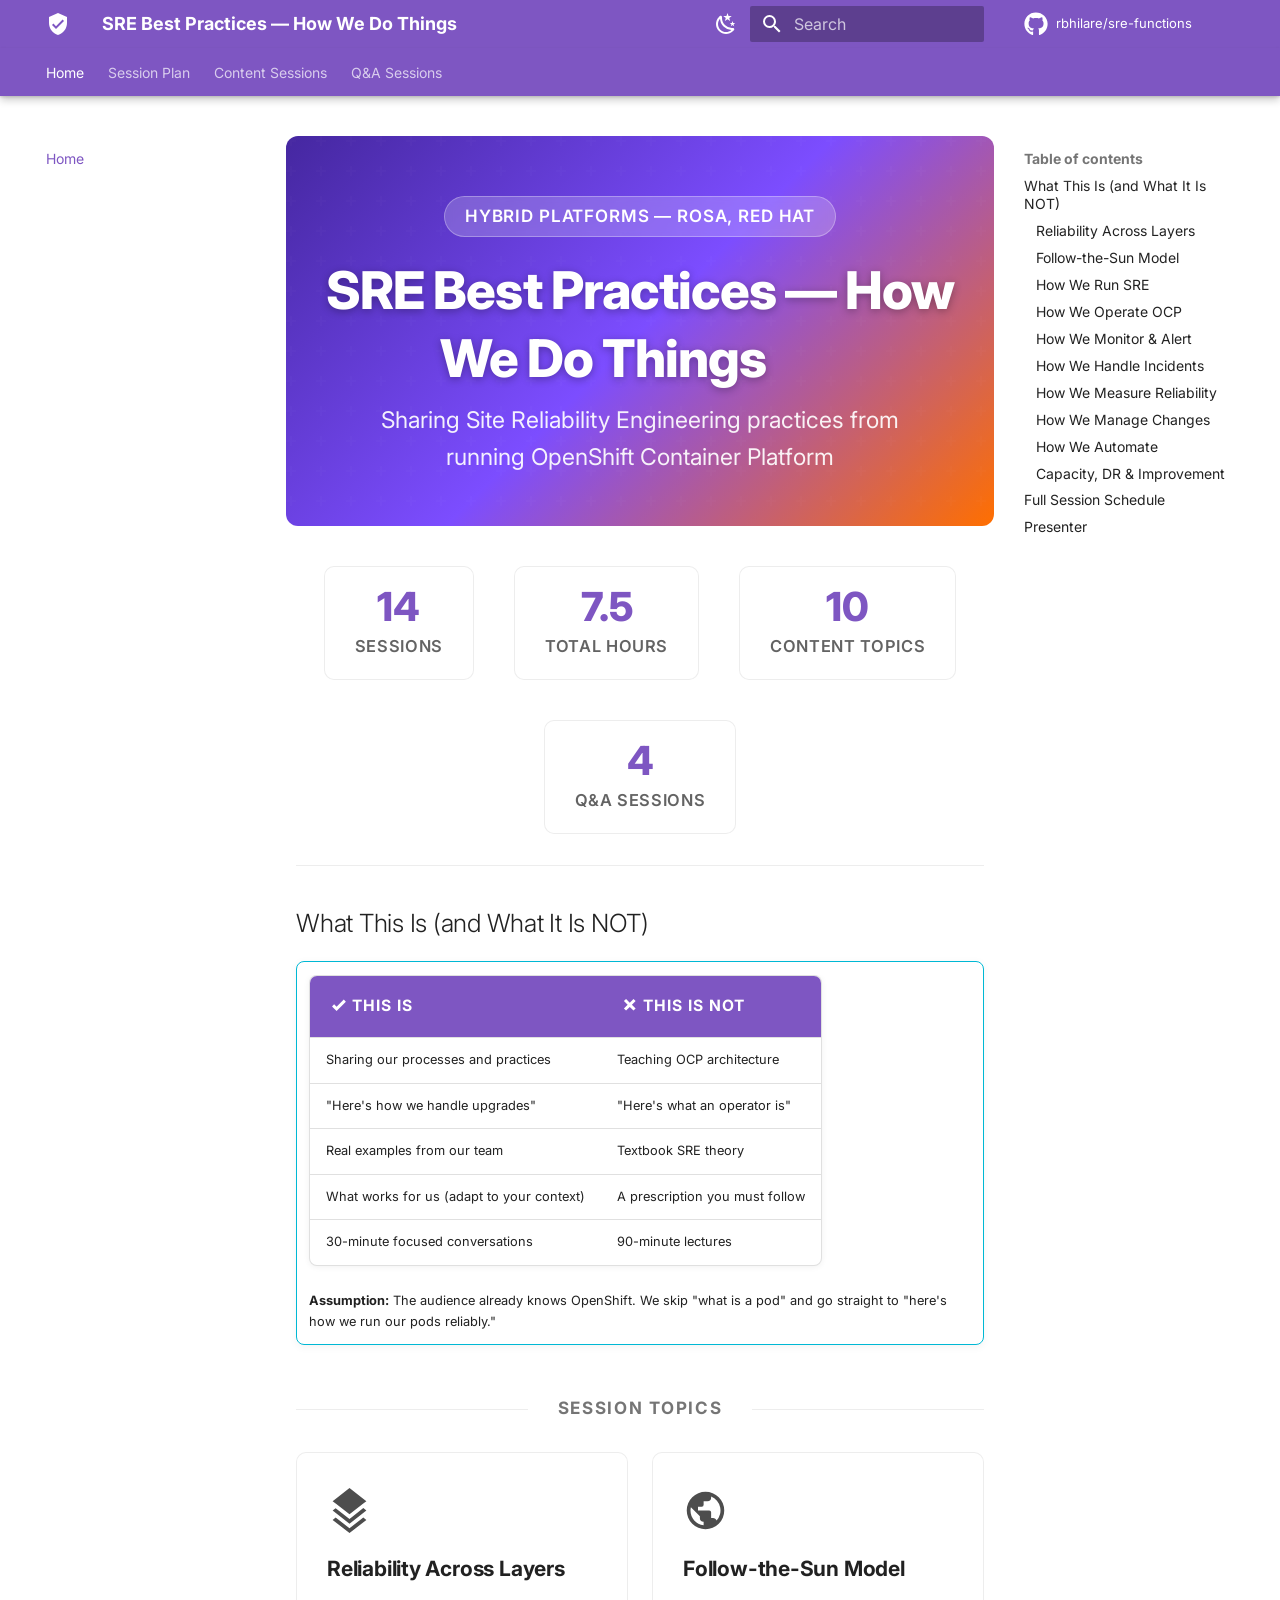
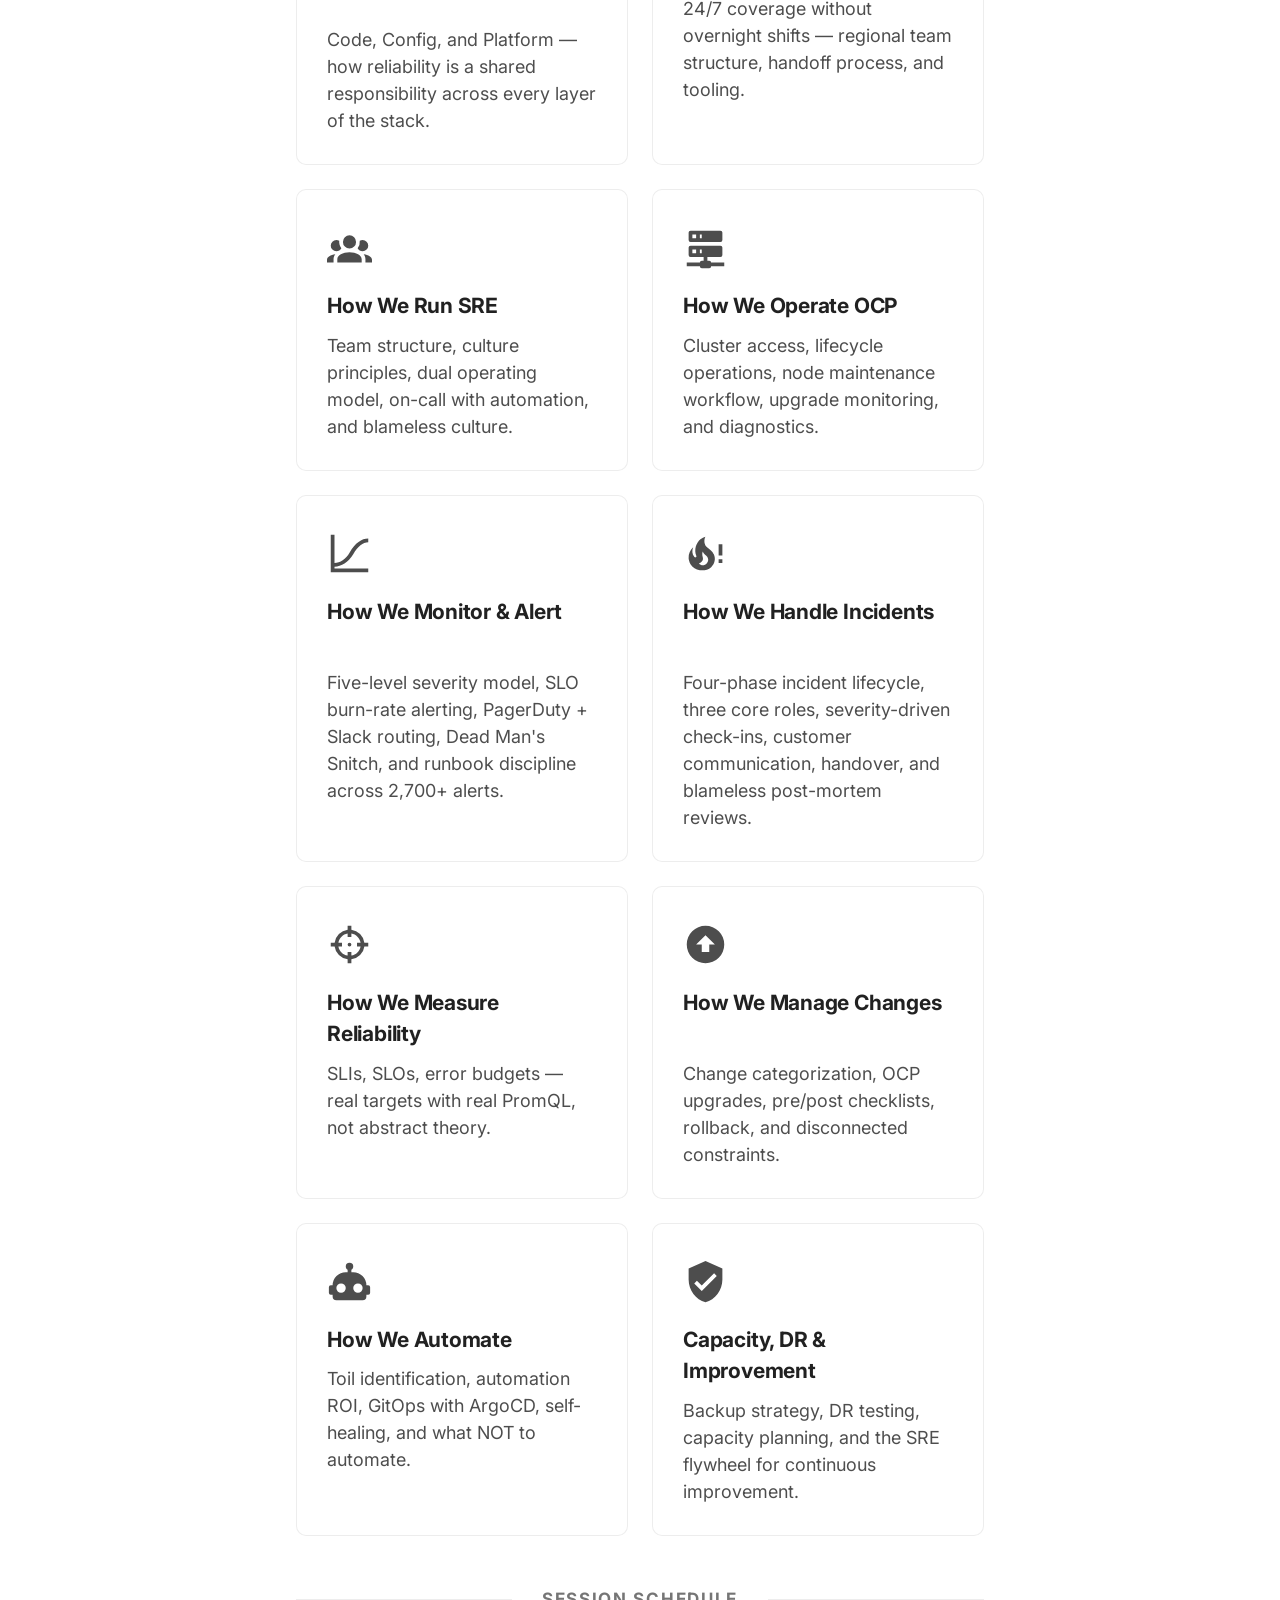
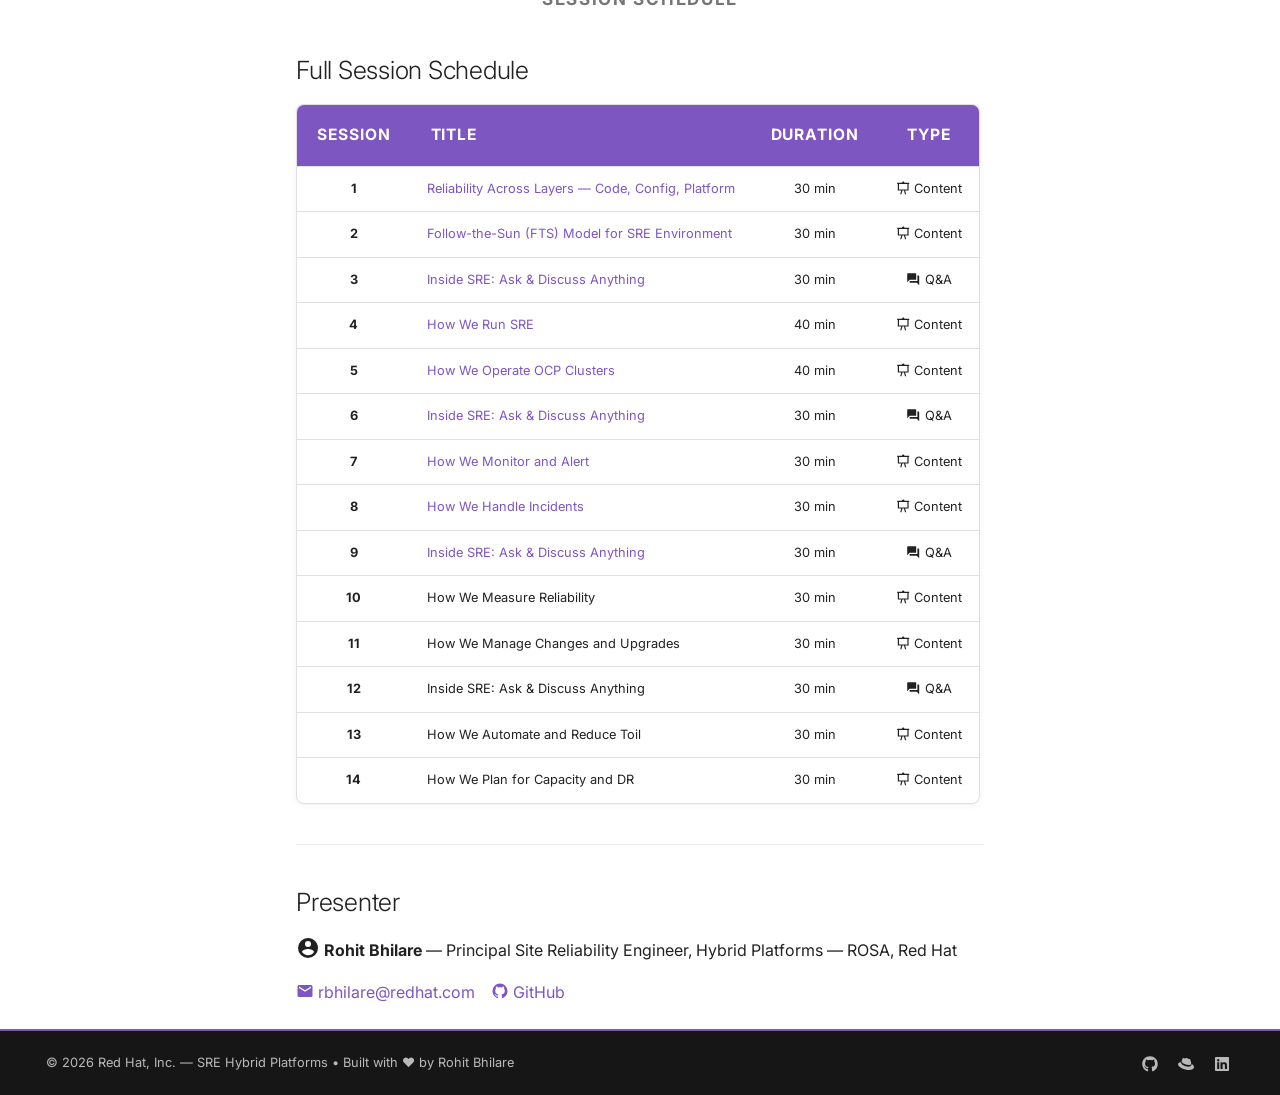
<file: index.html>
<!doctype html>
<html lang="en" class="no-js">
  <head>
    
      <meta charset="utf-8">
      <meta name="viewport" content="width=device-width,initial-scale=1">
      
        <meta name="description" content="SRE knowledge transfer sessions for OpenShift Container Platform">
      
      
        <meta name="author" content="Rohit Bhilare">
      
      
      
      
        <link rel="next" href="sessions/00-MASTER-SESSION-PLAN/">
      
      
        
      
      
      <link rel="icon" href="assets/images/favicon.png">
      <meta name="generator" content="mkdocs-1.6.1, mkdocs-material-9.7.7">
    
    
      
        <title>SRE Best Practices — How We Do Things</title>
      
    
    
      <link rel="stylesheet" href="assets/stylesheets/main.ec1eaa64.min.css">
      
        
        <link rel="stylesheet" href="assets/stylesheets/palette.ab4e12ef.min.css">
      
      


    
    
      
    
    
      
        
        
        <link rel="preconnect" href="https://fonts.gstatic.com" crossorigin>
        <link rel="stylesheet" href="https://fonts.googleapis.com/css?family=Inter:300,300i,400,400i,700,700i%7CJetBrains+Mono:400,400i,700,700i&display=fallback">
        <style>:root{--md-text-font:"Inter";--md-code-font:"JetBrains Mono"}</style>
      
    
    
      <link rel="stylesheet" href="stylesheets/extra.css">
    
    <script>__md_scope=new URL(".",location),__md_hash=e=>[...e].reduce(((e,_)=>(e<<5)-e+_.charCodeAt(0)),0),__md_get=(e,_=localStorage,t=__md_scope)=>JSON.parse(_.getItem(t.pathname+"."+e)),__md_set=(e,_,t=localStorage,a=__md_scope)=>{try{t.setItem(a.pathname+"."+e,JSON.stringify(_))}catch(e){}}</script>
    
      

    
    
  </head>
  
  
    
    
      
    
    
    
    
    <body dir="ltr" data-md-color-scheme="default" data-md-color-primary="deep-purple" data-md-color-accent="amber">
  
    
    <input class="md-toggle" data-md-toggle="drawer" type="checkbox" id="__drawer" autocomplete="off">
    <input class="md-toggle" data-md-toggle="search" type="checkbox" id="__search" autocomplete="off">
    <label class="md-overlay" for="__drawer"></label>
    <div data-md-component="skip">
      
        
        <a href="#sre-best-practices-how-we-do-things" class="md-skip">
          Skip to content
        </a>
      
    </div>
    <div data-md-component="announce">
      
    </div>
    
    
      

  

<header class="md-header md-header--shadow md-header--lifted" data-md-component="header">
  <nav class="md-header__inner md-grid" aria-label="Header">
    <a href="." title="SRE Best Practices — How We Do Things" class="md-header__button md-logo" aria-label="SRE Best Practices — How We Do Things" data-md-component="logo">
      
  
  <svg xmlns="http://www.w3.org/2000/svg" viewBox="0 0 24 24"><path d="m10 17-4-4 1.41-1.41L10 14.17l6.59-6.59L18 9m-6-8L3 5v6c0 5.55 3.84 10.74 9 12 5.16-1.26 9-6.45 9-12V5z"/></svg>

    </a>
    <label class="md-header__button md-icon" for="__drawer">
      
      <svg xmlns="http://www.w3.org/2000/svg" viewBox="0 0 24 24"><path d="M3 6h18v2H3zm0 5h18v2H3zm0 5h18v2H3z"/></svg>
    </label>
    <div class="md-header__title" data-md-component="header-title">
      <div class="md-header__ellipsis">
        <div class="md-header__topic">
          <span class="md-ellipsis">
            SRE Best Practices — How We Do Things
          </span>
        </div>
        <div class="md-header__topic" data-md-component="header-topic">
          <span class="md-ellipsis">
            
              Home
            
          </span>
        </div>
      </div>
    </div>
    
      
        <form class="md-header__option" data-md-component="palette">
  
    
    
    
    <input class="md-option" data-md-color-media="" data-md-color-scheme="default" data-md-color-primary="deep-purple" data-md-color-accent="amber"  aria-label="Switch to dark mode"  type="radio" name="__palette" id="__palette_0">
    
      <label class="md-header__button md-icon" title="Switch to dark mode" for="__palette_1" hidden>
        <svg xmlns="http://www.w3.org/2000/svg" viewBox="0 0 24 24"><path d="m17.75 4.09-2.53 1.94.91 3.06-2.63-1.81-2.63 1.81.91-3.06-2.53-1.94L12.44 4l1.06-3 1.06 3zm3.5 6.91-1.64 1.25.59 1.98-1.7-1.17-1.7 1.17.59-1.98L15.75 11l2.06-.05L18.5 9l.69 1.95zm-2.28 4.95c.83-.08 1.72 1.1 1.19 1.85-.32.45-.66.87-1.08 1.27C15.17 23 8.84 23 4.94 19.07c-3.91-3.9-3.91-10.24 0-14.14.4-.4.82-.76 1.27-1.08.75-.53 1.93.36 1.85 1.19-.27 2.86.69 5.83 2.89 8.02a9.96 9.96 0 0 0 8.02 2.89m-1.64 2.02a12.08 12.08 0 0 1-7.8-3.47c-2.17-2.19-3.33-5-3.49-7.82-2.81 3.14-2.7 7.96.31 10.98 3.02 3.01 7.84 3.12 10.98.31"/></svg>
      </label>
    
  
    
    
    
    <input class="md-option" data-md-color-media="" data-md-color-scheme="slate" data-md-color-primary="deep-purple" data-md-color-accent="amber"  aria-label="Switch to light mode"  type="radio" name="__palette" id="__palette_1">
    
      <label class="md-header__button md-icon" title="Switch to light mode" for="__palette_0" hidden>
        <svg xmlns="http://www.w3.org/2000/svg" viewBox="0 0 24 24"><path d="M12 7a5 5 0 0 1 5 5 5 5 0 0 1-5 5 5 5 0 0 1-5-5 5 5 0 0 1 5-5m0 2a3 3 0 0 0-3 3 3 3 0 0 0 3 3 3 3 0 0 0 3-3 3 3 0 0 0-3-3m0-7 2.39 3.42C13.65 5.15 12.84 5 12 5s-1.65.15-2.39.42zM3.34 7l4.16-.35A7.2 7.2 0 0 0 5.94 8.5c-.44.74-.69 1.5-.83 2.29zm.02 10 1.76-3.77a7.131 7.131 0 0 0 2.38 4.14zM20.65 7l-1.77 3.79a7.02 7.02 0 0 0-2.38-4.15zm-.01 10-4.14.36c.59-.51 1.12-1.14 1.54-1.86.42-.73.69-1.5.83-2.29zM12 22l-2.41-3.44c.74.27 1.55.44 2.41.44.82 0 1.63-.17 2.37-.44z"/></svg>
      </label>
    
  
</form>
      
    
    
      <script>var palette=__md_get("__palette");if(palette&&palette.color){if("(prefers-color-scheme)"===palette.color.media){var media=matchMedia("(prefers-color-scheme: light)"),input=document.querySelector(media.matches?"[data-md-color-media='(prefers-color-scheme: light)']":"[data-md-color-media='(prefers-color-scheme: dark)']");palette.color.media=input.getAttribute("data-md-color-media"),palette.color.scheme=input.getAttribute("data-md-color-scheme"),palette.color.primary=input.getAttribute("data-md-color-primary"),palette.color.accent=input.getAttribute("data-md-color-accent")}for(var[key,value]of Object.entries(palette.color))document.body.setAttribute("data-md-color-"+key,value)}</script>
    
    
    
      
      
        <label class="md-header__button md-icon" for="__search">
          
          <svg xmlns="http://www.w3.org/2000/svg" viewBox="0 0 24 24"><path d="M9.5 3A6.5 6.5 0 0 1 16 9.5c0 1.61-.59 3.09-1.56 4.23l.27.27h.79l5 5-1.5 1.5-5-5v-.79l-.27-.27A6.52 6.52 0 0 1 9.5 16 6.5 6.5 0 0 1 3 9.5 6.5 6.5 0 0 1 9.5 3m0 2C7 5 5 7 5 9.5S7 14 9.5 14 14 12 14 9.5 12 5 9.5 5"/></svg>
        </label>
        <div class="md-search" data-md-component="search" role="dialog">
  <label class="md-search__overlay" for="__search"></label>
  <div class="md-search__inner" role="search">
    <form class="md-search__form" name="search">
      <input type="text" class="md-search__input" name="query" aria-label="Search" placeholder="Search" autocapitalize="off" autocorrect="off" autocomplete="off" spellcheck="false" data-md-component="search-query" required>
      <label class="md-search__icon md-icon" for="__search">
        
        <svg xmlns="http://www.w3.org/2000/svg" viewBox="0 0 24 24"><path d="M9.5 3A6.5 6.5 0 0 1 16 9.5c0 1.61-.59 3.09-1.56 4.23l.27.27h.79l5 5-1.5 1.5-5-5v-.79l-.27-.27A6.52 6.52 0 0 1 9.5 16 6.5 6.5 0 0 1 3 9.5 6.5 6.5 0 0 1 9.5 3m0 2C7 5 5 7 5 9.5S7 14 9.5 14 14 12 14 9.5 12 5 9.5 5"/></svg>
        
        <svg xmlns="http://www.w3.org/2000/svg" viewBox="0 0 24 24"><path d="M20 11v2H8l5.5 5.5-1.42 1.42L4.16 12l7.92-7.92L13.5 5.5 8 11z"/></svg>
      </label>
      <nav class="md-search__options" aria-label="Search">
        
          <a href="javascript:void(0)" class="md-search__icon md-icon" title="Share" aria-label="Share" data-clipboard data-clipboard-text="" data-md-component="search-share" tabindex="-1">
            
            <svg xmlns="http://www.w3.org/2000/svg" viewBox="0 0 24 24"><path d="M18 16.08c-.76 0-1.44.3-1.96.77L8.91 12.7c.05-.23.09-.46.09-.7s-.04-.47-.09-.7l7.05-4.11c.54.5 1.25.81 2.04.81a3 3 0 0 0 3-3 3 3 0 0 0-3-3 3 3 0 0 0-3 3c0 .24.04.47.09.7L8.04 9.81C7.5 9.31 6.79 9 6 9a3 3 0 0 0-3 3 3 3 0 0 0 3 3c.79 0 1.5-.31 2.04-.81l7.12 4.15c-.05.21-.08.43-.08.66 0 1.61 1.31 2.91 2.92 2.91s2.92-1.3 2.92-2.91A2.92 2.92 0 0 0 18 16.08"/></svg>
          </a>
        
        <button type="reset" class="md-search__icon md-icon" title="Clear" aria-label="Clear" tabindex="-1">
          
          <svg xmlns="http://www.w3.org/2000/svg" viewBox="0 0 24 24"><path d="M19 6.41 17.59 5 12 10.59 6.41 5 5 6.41 10.59 12 5 17.59 6.41 19 12 13.41 17.59 19 19 17.59 13.41 12z"/></svg>
        </button>
      </nav>
      
        <div class="md-search__suggest" data-md-component="search-suggest"></div>
      
    </form>
    <div class="md-search__output">
      <div class="md-search__scrollwrap" tabindex="0" data-md-scrollfix>
        <div class="md-search-result" data-md-component="search-result">
          <div class="md-search-result__meta">
            Initializing search
          </div>
          <ol class="md-search-result__list" role="presentation"></ol>
        </div>
      </div>
    </div>
  </div>
</div>
      
    
    
      <div class="md-header__source">
        <a href="https://github.com/rbhilare/sre-functions" title="Go to repository" class="md-source" data-md-component="source">
  <div class="md-source__icon md-icon">
    
    <svg xmlns="http://www.w3.org/2000/svg" viewBox="0 0 512 512"><!--! Font Awesome Free 7.1.0 by @fontawesome - https://fontawesome.com License - https://fontawesome.com/license/free (Icons: CC BY 4.0, Fonts: SIL OFL 1.1, Code: MIT License) Copyright 2025 Fonticons, Inc.--><path d="M173.9 397.4c0 2-2.3 3.6-5.2 3.6-3.3.3-5.6-1.3-5.6-3.6 0-2 2.3-3.6 5.2-3.6 3-.3 5.6 1.3 5.6 3.6m-31.1-4.5c-.7 2 1.3 4.3 4.3 4.9 2.6 1 5.6 0 6.2-2s-1.3-4.3-4.3-5.2c-2.6-.7-5.5.3-6.2 2.3m44.2-1.7c-2.9.7-4.9 2.6-4.6 4.9.3 2 2.9 3.3 5.9 2.6 2.9-.7 4.9-2.6 4.6-4.6-.3-1.9-3-3.2-5.9-2.9M252.8 8C114.1 8 8 113.3 8 252c0 110.9 69.8 205.8 169.5 239.2 12.8 2.3 17.3-5.6 17.3-12.1 0-6.2-.3-40.4-.3-61.4 0 0-70 15-84.7-29.8 0 0-11.4-29.1-27.8-36.6 0 0-22.9-15.7 1.6-15.4 0 0 24.9 2 38.6 25.8 21.9 38.6 58.6 27.5 72.9 20.9 2.3-16 8.8-27.1 16-33.7-55.9-6.2-112.3-14.3-112.3-110.5 0-27.5 7.6-41.3 23.6-58.9-2.6-6.5-11.1-33.3 2.6-67.9 20.9-6.5 69 27 69 27 20-5.6 41.5-8.5 62.8-8.5s42.8 2.9 62.8 8.5c0 0 48.1-33.6 69-27 13.7 34.7 5.2 61.4 2.6 67.9 16 17.7 25.8 31.5 25.8 58.9 0 96.5-58.9 104.2-114.8 110.5 9.2 7.9 17 22.9 17 46.4 0 33.7-.3 75.4-.3 83.6 0 6.5 4.6 14.4 17.3 12.1C436.2 457.8 504 362.9 504 252 504 113.3 391.5 8 252.8 8M105.2 352.9c-1.3 1-1 3.3.7 5.2 1.6 1.6 3.9 2.3 5.2 1 1.3-1 1-3.3-.7-5.2-1.6-1.6-3.9-2.3-5.2-1m-10.8-8.1c-.7 1.3.3 2.9 2.3 3.9 1.6 1 3.6.7 4.3-.7.7-1.3-.3-2.9-2.3-3.9-2-.6-3.6-.3-4.3.7m32.4 35.6c-1.6 1.3-1 4.3 1.3 6.2 2.3 2.3 5.2 2.6 6.5 1 1.3-1.3.7-4.3-1.3-6.2-2.2-2.3-5.2-2.6-6.5-1m-11.4-14.7c-1.6 1-1.6 3.6 0 5.9s4.3 3.3 5.6 2.3c1.6-1.3 1.6-3.9 0-6.2-1.4-2.3-4-3.3-5.6-2"/></svg>
  </div>
  <div class="md-source__repository">
    rbhilare/sre-functions
  </div>
</a>
      </div>
    
  </nav>
  
    
      
<nav class="md-tabs" aria-label="Tabs" data-md-component="tabs">
  <div class="md-grid">
    <ul class="md-tabs__list">
      
        
  
  
  
    
  
  
    <li class="md-tabs__item md-tabs__item--active">
      <a href="." class="md-tabs__link">
        
  
  
    
  
  Home

      </a>
    </li>
  

      
        
  
  
  
  
    <li class="md-tabs__item">
      <a href="sessions/00-MASTER-SESSION-PLAN/" class="md-tabs__link">
        
  
  
    
  
  Session Plan

      </a>
    </li>
  

      
        
  
  
  
  
    
    
      <li class="md-tabs__item">
        <a href="sessions/01-RELIABILITY-ACROSS-LAYERS/" class="md-tabs__link">
          
  
  
    
  
  Content Sessions

        </a>
      </li>
    
  

      
        
  
  
  
  
    
    
      <li class="md-tabs__item">
        <a href="sessions/03-INSIDE-SRE-ASK-AND-DISCUSS/" class="md-tabs__link">
          
  
  
    
  
  Q&A Sessions

        </a>
      </li>
    
  

      
    </ul>
  </div>
</nav>
    
  
</header>
    
    <div class="md-container" data-md-component="container">
      
      
        
      
      <main class="md-main" data-md-component="main">
        <div class="md-main__inner md-grid">
          
            
              
              <div class="md-sidebar md-sidebar--primary" data-md-component="sidebar" data-md-type="navigation" >
                <div class="md-sidebar__scrollwrap">
                  <div class="md-sidebar__inner">
                    


  


<nav class="md-nav md-nav--primary md-nav--lifted" aria-label="Navigation" data-md-level="0">
  <label class="md-nav__title" for="__drawer">
    <a href="." title="SRE Best Practices — How We Do Things" class="md-nav__button md-logo" aria-label="SRE Best Practices — How We Do Things" data-md-component="logo">
      
  
  <svg xmlns="http://www.w3.org/2000/svg" viewBox="0 0 24 24"><path d="m10 17-4-4 1.41-1.41L10 14.17l6.59-6.59L18 9m-6-8L3 5v6c0 5.55 3.84 10.74 9 12 5.16-1.26 9-6.45 9-12V5z"/></svg>

    </a>
    SRE Best Practices — How We Do Things
  </label>
  
    <div class="md-nav__source">
      <a href="https://github.com/rbhilare/sre-functions" title="Go to repository" class="md-source" data-md-component="source">
  <div class="md-source__icon md-icon">
    
    <svg xmlns="http://www.w3.org/2000/svg" viewBox="0 0 512 512"><!--! Font Awesome Free 7.1.0 by @fontawesome - https://fontawesome.com License - https://fontawesome.com/license/free (Icons: CC BY 4.0, Fonts: SIL OFL 1.1, Code: MIT License) Copyright 2025 Fonticons, Inc.--><path d="M173.9 397.4c0 2-2.3 3.6-5.2 3.6-3.3.3-5.6-1.3-5.6-3.6 0-2 2.3-3.6 5.2-3.6 3-.3 5.6 1.3 5.6 3.6m-31.1-4.5c-.7 2 1.3 4.3 4.3 4.9 2.6 1 5.6 0 6.2-2s-1.3-4.3-4.3-5.2c-2.6-.7-5.5.3-6.2 2.3m44.2-1.7c-2.9.7-4.9 2.6-4.6 4.9.3 2 2.9 3.3 5.9 2.6 2.9-.7 4.9-2.6 4.6-4.6-.3-1.9-3-3.2-5.9-2.9M252.8 8C114.1 8 8 113.3 8 252c0 110.9 69.8 205.8 169.5 239.2 12.8 2.3 17.3-5.6 17.3-12.1 0-6.2-.3-40.4-.3-61.4 0 0-70 15-84.7-29.8 0 0-11.4-29.1-27.8-36.6 0 0-22.9-15.7 1.6-15.4 0 0 24.9 2 38.6 25.8 21.9 38.6 58.6 27.5 72.9 20.9 2.3-16 8.8-27.1 16-33.7-55.9-6.2-112.3-14.3-112.3-110.5 0-27.5 7.6-41.3 23.6-58.9-2.6-6.5-11.1-33.3 2.6-67.9 20.9-6.5 69 27 69 27 20-5.6 41.5-8.5 62.8-8.5s42.8 2.9 62.8 8.5c0 0 48.1-33.6 69-27 13.7 34.7 5.2 61.4 2.6 67.9 16 17.7 25.8 31.5 25.8 58.9 0 96.5-58.9 104.2-114.8 110.5 9.2 7.9 17 22.9 17 46.4 0 33.7-.3 75.4-.3 83.6 0 6.5 4.6 14.4 17.3 12.1C436.2 457.8 504 362.9 504 252 504 113.3 391.5 8 252.8 8M105.2 352.9c-1.3 1-1 3.3.7 5.2 1.6 1.6 3.9 2.3 5.2 1 1.3-1 1-3.3-.7-5.2-1.6-1.6-3.9-2.3-5.2-1m-10.8-8.1c-.7 1.3.3 2.9 2.3 3.9 1.6 1 3.6.7 4.3-.7.7-1.3-.3-2.9-2.3-3.9-2-.6-3.6-.3-4.3.7m32.4 35.6c-1.6 1.3-1 4.3 1.3 6.2 2.3 2.3 5.2 2.6 6.5 1 1.3-1.3.7-4.3-1.3-6.2-2.2-2.3-5.2-2.6-6.5-1m-11.4-14.7c-1.6 1-1.6 3.6 0 5.9s4.3 3.3 5.6 2.3c1.6-1.3 1.6-3.9 0-6.2-1.4-2.3-4-3.3-5.6-2"/></svg>
  </div>
  <div class="md-source__repository">
    rbhilare/sre-functions
  </div>
</a>
    </div>
  
  <ul class="md-nav__list" data-md-scrollfix>
    
      
      
  
  
    
  
  
  
    <li class="md-nav__item md-nav__item--active">
      
      <input class="md-nav__toggle md-toggle" type="checkbox" id="__toc">
      
      
        
      
      
        <label class="md-nav__link md-nav__link--active" for="__toc">
          
  
  
  <span class="md-ellipsis">
    
  
    Home
  

    
  </span>
  
  

          <span class="md-nav__icon md-icon"></span>
        </label>
      
      <a href="." class="md-nav__link md-nav__link--active">
        
  
  
  <span class="md-ellipsis">
    
  
    Home
  

    
  </span>
  
  

      </a>
      
        

<nav class="md-nav md-nav--secondary" aria-label="Table of contents">
  
  
  
    
  
  
    <label class="md-nav__title" for="__toc">
      <span class="md-nav__icon md-icon"></span>
      Table of contents
    </label>
    <ul class="md-nav__list" data-md-component="toc" data-md-scrollfix>
      
        <li class="md-nav__item">
  <a href="#what-this-is-and-what-it-is-not" class="md-nav__link">
    <span class="md-ellipsis">
      
        What This Is (and What It Is NOT)
      
    </span>
  </a>
  
    <nav class="md-nav" aria-label="What This Is (and What It Is NOT)">
      <ul class="md-nav__list">
        
          <li class="md-nav__item">
  <a href="#reliability-across-layers" class="md-nav__link">
    <span class="md-ellipsis">
      
        Reliability Across Layers
      
    </span>
  </a>
  
</li>
        
          <li class="md-nav__item">
  <a href="#follow-the-sun-model" class="md-nav__link">
    <span class="md-ellipsis">
      
        Follow-the-Sun Model
      
    </span>
  </a>
  
</li>
        
          <li class="md-nav__item">
  <a href="#how-we-run-sre" class="md-nav__link">
    <span class="md-ellipsis">
      
        How We Run SRE
      
    </span>
  </a>
  
</li>
        
          <li class="md-nav__item">
  <a href="#how-we-operate-ocp" class="md-nav__link">
    <span class="md-ellipsis">
      
        How We Operate OCP
      
    </span>
  </a>
  
</li>
        
          <li class="md-nav__item">
  <a href="#how-we-monitor-alert" class="md-nav__link">
    <span class="md-ellipsis">
      
        How We Monitor &amp; Alert
      
    </span>
  </a>
  
</li>
        
          <li class="md-nav__item">
  <a href="#how-we-handle-incidents" class="md-nav__link">
    <span class="md-ellipsis">
      
        How We Handle Incidents
      
    </span>
  </a>
  
</li>
        
          <li class="md-nav__item">
  <a href="#how-we-measure-reliability" class="md-nav__link">
    <span class="md-ellipsis">
      
        How We Measure Reliability
      
    </span>
  </a>
  
</li>
        
          <li class="md-nav__item">
  <a href="#how-we-manage-changes" class="md-nav__link">
    <span class="md-ellipsis">
      
        How We Manage Changes
      
    </span>
  </a>
  
</li>
        
          <li class="md-nav__item">
  <a href="#how-we-automate" class="md-nav__link">
    <span class="md-ellipsis">
      
        How We Automate
      
    </span>
  </a>
  
</li>
        
          <li class="md-nav__item">
  <a href="#capacity-dr-improvement" class="md-nav__link">
    <span class="md-ellipsis">
      
        Capacity, DR &amp; Improvement
      
    </span>
  </a>
  
</li>
        
      </ul>
    </nav>
  
</li>
      
        <li class="md-nav__item">
  <a href="#full-session-schedule" class="md-nav__link">
    <span class="md-ellipsis">
      
        Full Session Schedule
      
    </span>
  </a>
  
</li>
      
        <li class="md-nav__item">
  <a href="#presenter" class="md-nav__link">
    <span class="md-ellipsis">
      
        Presenter
      
    </span>
  </a>
  
</li>
      
    </ul>
  
</nav>
      
    </li>
  

    
      
      
  
  
  
  
    <li class="md-nav__item">
      <a href="sessions/00-MASTER-SESSION-PLAN/" class="md-nav__link">
        
  
  
  <span class="md-ellipsis">
    
  
    Session Plan
  

    
  </span>
  
  

      </a>
    </li>
  

    
      
      
  
  
  
  
    
    
      
        
      
        
      
        
      
        
      
        
      
        
      
    
    
    
      
      
        
      
    
    
    <li class="md-nav__item md-nav__item--nested">
      
        
        
          
        
        <input class="md-nav__toggle md-toggle md-toggle--indeterminate" type="checkbox" id="__nav_3" >
        
          
          <label class="md-nav__link" for="__nav_3" id="__nav_3_label" tabindex="0">
            
  
  
  <span class="md-ellipsis">
    
  
    Content Sessions
  

    
  </span>
  
  

            <span class="md-nav__icon md-icon"></span>
          </label>
        
        <nav class="md-nav" data-md-level="1" aria-labelledby="__nav_3_label" aria-expanded="false">
          <label class="md-nav__title" for="__nav_3">
            <span class="md-nav__icon md-icon"></span>
            
  
    Content Sessions
  

          </label>
          <ul class="md-nav__list" data-md-scrollfix>
            
              
                
  
  
  
  
    <li class="md-nav__item">
      <a href="sessions/01-RELIABILITY-ACROSS-LAYERS/" class="md-nav__link">
        
  
  
  <span class="md-ellipsis">
    
  
    Session 1: Reliability Across Layers
  

    
  </span>
  
  

      </a>
    </li>
  

              
            
              
                
  
  
  
  
    <li class="md-nav__item">
      <a href="sessions/02-FOLLOW-THE-SUN-MODEL/" class="md-nav__link">
        
  
  
  <span class="md-ellipsis">
    
  
    Session 2: Follow-the-Sun Model
  

    
  </span>
  
  

      </a>
    </li>
  

              
            
              
                
  
  
  
  
    <li class="md-nav__item">
      <a href="sessions/04-HOW-WE-RUN-SRE/" class="md-nav__link">
        
  
  
  <span class="md-ellipsis">
    
  
    Session 4: How We Run SRE
  

    
  </span>
  
  

      </a>
    </li>
  

              
            
              
                
  
  
  
  
    <li class="md-nav__item">
      <a href="sessions/05-HOW-WE-OPERATE-OCP-CLUSTERS/" class="md-nav__link">
        
  
  
  <span class="md-ellipsis">
    
  
    Session 5: How We Operate OCP Clusters
  

    
  </span>
  
  

      </a>
    </li>
  

              
            
              
                
  
  
  
  
    <li class="md-nav__item">
      <a href="sessions/07-HOW-WE-MONITOR-AND-ALERT/" class="md-nav__link">
        
  
  
  <span class="md-ellipsis">
    
  
    Session 7: How We Monitor and Alert
  

    
  </span>
  
  

      </a>
    </li>
  

              
            
              
                
  
  
  
  
    <li class="md-nav__item">
      <a href="sessions/08-HOW-WE-HANDLE-INCIDENTS/" class="md-nav__link">
        
  
  
  <span class="md-ellipsis">
    
  
    Session 8: How We Handle Incidents
  

    
  </span>
  
  

      </a>
    </li>
  

              
            
          </ul>
        </nav>
      
    </li>
  

    
      
      
  
  
  
  
    
    
      
        
      
        
      
        
      
    
    
    
      
      
        
      
    
    
    <li class="md-nav__item md-nav__item--nested">
      
        
        
          
        
        <input class="md-nav__toggle md-toggle md-toggle--indeterminate" type="checkbox" id="__nav_4" >
        
          
          <label class="md-nav__link" for="__nav_4" id="__nav_4_label" tabindex="0">
            
  
  
  <span class="md-ellipsis">
    
  
    Q&A Sessions
  

    
  </span>
  
  

            <span class="md-nav__icon md-icon"></span>
          </label>
        
        <nav class="md-nav" data-md-level="1" aria-labelledby="__nav_4_label" aria-expanded="false">
          <label class="md-nav__title" for="__nav_4">
            <span class="md-nav__icon md-icon"></span>
            
  
    Q&A Sessions
  

          </label>
          <ul class="md-nav__list" data-md-scrollfix>
            
              
                
  
  
  
  
    <li class="md-nav__item">
      <a href="sessions/03-INSIDE-SRE-ASK-AND-DISCUSS/" class="md-nav__link">
        
  
  
  <span class="md-ellipsis">
    
  
    Session 3: Ask & Discuss (Sessions 1–2)
  

    
  </span>
  
  

      </a>
    </li>
  

              
            
              
                
  
  
  
  
    <li class="md-nav__item">
      <a href="sessions/06-INSIDE-SRE-ASK-AND-DISCUSS/" class="md-nav__link">
        
  
  
  <span class="md-ellipsis">
    
  
    Session 6: Ask & Discuss (Sessions 4–5)
  

    
  </span>
  
  

      </a>
    </li>
  

              
            
              
                
  
  
  
  
    <li class="md-nav__item">
      <a href="sessions/09-INSIDE-SRE-ASK-AND-DISCUSS/" class="md-nav__link">
        
  
  
  <span class="md-ellipsis">
    
  
    Session 9: Ask & Discuss (Sessions 7–8)
  

    
  </span>
  
  

      </a>
    </li>
  

              
            
          </ul>
        </nav>
      
    </li>
  

    
  </ul>
</nav>
                  </div>
                </div>
              </div>
            
            
              
              <div class="md-sidebar md-sidebar--secondary" data-md-component="sidebar" data-md-type="toc" >
                <div class="md-sidebar__scrollwrap">
                  <div class="md-sidebar__inner">
                    

<nav class="md-nav md-nav--secondary" aria-label="Table of contents">
  
  
  
    
  
  
    <label class="md-nav__title" for="__toc">
      <span class="md-nav__icon md-icon"></span>
      Table of contents
    </label>
    <ul class="md-nav__list" data-md-component="toc" data-md-scrollfix>
      
        <li class="md-nav__item">
  <a href="#what-this-is-and-what-it-is-not" class="md-nav__link">
    <span class="md-ellipsis">
      
        What This Is (and What It Is NOT)
      
    </span>
  </a>
  
    <nav class="md-nav" aria-label="What This Is (and What It Is NOT)">
      <ul class="md-nav__list">
        
          <li class="md-nav__item">
  <a href="#reliability-across-layers" class="md-nav__link">
    <span class="md-ellipsis">
      
        Reliability Across Layers
      
    </span>
  </a>
  
</li>
        
          <li class="md-nav__item">
  <a href="#follow-the-sun-model" class="md-nav__link">
    <span class="md-ellipsis">
      
        Follow-the-Sun Model
      
    </span>
  </a>
  
</li>
        
          <li class="md-nav__item">
  <a href="#how-we-run-sre" class="md-nav__link">
    <span class="md-ellipsis">
      
        How We Run SRE
      
    </span>
  </a>
  
</li>
        
          <li class="md-nav__item">
  <a href="#how-we-operate-ocp" class="md-nav__link">
    <span class="md-ellipsis">
      
        How We Operate OCP
      
    </span>
  </a>
  
</li>
        
          <li class="md-nav__item">
  <a href="#how-we-monitor-alert" class="md-nav__link">
    <span class="md-ellipsis">
      
        How We Monitor &amp; Alert
      
    </span>
  </a>
  
</li>
        
          <li class="md-nav__item">
  <a href="#how-we-handle-incidents" class="md-nav__link">
    <span class="md-ellipsis">
      
        How We Handle Incidents
      
    </span>
  </a>
  
</li>
        
          <li class="md-nav__item">
  <a href="#how-we-measure-reliability" class="md-nav__link">
    <span class="md-ellipsis">
      
        How We Measure Reliability
      
    </span>
  </a>
  
</li>
        
          <li class="md-nav__item">
  <a href="#how-we-manage-changes" class="md-nav__link">
    <span class="md-ellipsis">
      
        How We Manage Changes
      
    </span>
  </a>
  
</li>
        
          <li class="md-nav__item">
  <a href="#how-we-automate" class="md-nav__link">
    <span class="md-ellipsis">
      
        How We Automate
      
    </span>
  </a>
  
</li>
        
          <li class="md-nav__item">
  <a href="#capacity-dr-improvement" class="md-nav__link">
    <span class="md-ellipsis">
      
        Capacity, DR &amp; Improvement
      
    </span>
  </a>
  
</li>
        
      </ul>
    </nav>
  
</li>
      
        <li class="md-nav__item">
  <a href="#full-session-schedule" class="md-nav__link">
    <span class="md-ellipsis">
      
        Full Session Schedule
      
    </span>
  </a>
  
</li>
      
        <li class="md-nav__item">
  <a href="#presenter" class="md-nav__link">
    <span class="md-ellipsis">
      
        Presenter
      
    </span>
  </a>
  
</li>
      
    </ul>
  
</nav>
                  </div>
                </div>
              </div>
            
          
          
            <div class="md-content" data-md-component="content">
              
              <article class="md-content__inner md-typeset">
                
                  


  
  


<div class="hero">
<div class="hero-badge">Hybrid Platforms — ROSA, Red Hat</div>
<h1 id="sre-best-practices-how-we-do-things">SRE Best Practices — How We Do Things<a class="headerlink" href="#sre-best-practices-how-we-do-things" title="Permanent link">⛓️</a></h1>
<p>Sharing Site Reliability Engineering practices from running
OpenShift Container Platform</p>
</div>
<div class="stats">
<div class="stat">
<span class="stat-number">14</span>
<span class="stat-label">Sessions</span>
</div>
<div class="stat">
<span class="stat-number">7.5</span>
<span class="stat-label">Total Hours</span>
</div>
<div class="stat">
<span class="stat-number">10</span>
<span class="stat-label">Content Topics</span>
</div>
<div class="stat">
<span class="stat-number">4</span>
<span class="stat-label">Q&amp;A Sessions</span>
</div>
</div>
<hr />
<h2 id="what-this-is-and-what-it-is-not">What This Is (and What It Is NOT)<a class="headerlink" href="#what-this-is-and-what-it-is-not" title="Permanent link">⛓️</a></h2>
<div class="admonition info">
<table>
<thead>
<tr>
<th><span class="twemoji green"><svg xmlns="http://www.w3.org/2000/svg" viewBox="0 0 24 24"><path d="m9 20.42-6.21-6.21 2.83-2.83L9 14.77l9.88-9.89 2.83 2.83z"/></svg></span> <strong>This IS</strong></th>
<th><span class="twemoji red"><svg xmlns="http://www.w3.org/2000/svg" viewBox="0 0 24 24"><path d="M20 6.91 17.09 4 12 9.09 6.91 4 4 6.91 9.09 12 4 17.09 6.91 20 12 14.91 17.09 20 20 17.09 14.91 12z"/></svg></span> <strong>This is NOT</strong></th>
</tr>
</thead>
<tbody>
<tr>
<td>Sharing our processes and practices</td>
<td>Teaching OCP architecture</td>
</tr>
<tr>
<td>"Here's how we handle upgrades"</td>
<td>"Here's what an operator is"</td>
</tr>
<tr>
<td>Real examples from our team</td>
<td>Textbook SRE theory</td>
</tr>
<tr>
<td>What works for us (adapt to your context)</td>
<td>A prescription you must follow</td>
</tr>
<tr>
<td>30-minute focused conversations</td>
<td>90-minute lectures</td>
</tr>
</tbody>
</table>
<p><strong>Assumption:</strong> The audience already knows OpenShift. We skip "what is a pod" and go straight to "here's how we run our pods reliably."</p>
</div>
<div class="section-divider"><span>Session Topics</span></div>

<div class="grid-cards">
<div class="card">
<p><span class="card-icon"><span class="twemoji"><svg xmlns="http://www.w3.org/2000/svg" viewBox="0 0 24 24"><path d="M12 0 3 7l1.63 1.27L12 14l7.36-5.73L21 7zm7.37 10.73L12 16.47l-7.38-5.73L3 12l9 7 9-7zm0 5L12 21.47l-7.38-5.73L3 17l9 7 9-7z"/></svg></span></span></p>
<h3 id="reliability-across-layers">Reliability Across Layers<a class="headerlink" href="#reliability-across-layers" title="Permanent link">⛓️</a></h3>
<p>Code, Config, and Platform — how reliability is a shared responsibility across every layer of the stack.</p>
</div>
<div class="card">
<p><span class="card-icon"><span class="twemoji"><svg xmlns="http://www.w3.org/2000/svg" viewBox="0 0 24 24"><path d="M17.9 17.39c-.26-.8-1.01-1.39-1.9-1.39h-1v-3a1 1 0 0 0-1-1H8v-2h2a1 1 0 0 0 1-1V7h2a2 2 0 0 0 2-2v-.41a7.984 7.984 0 0 1 2.9 12.8M11 19.93c-3.95-.49-7-3.85-7-7.93 0-.62.08-1.22.21-1.79L9 15v1a2 2 0 0 0 2 2m1-16A10 10 0 0 0 2 12a10 10 0 0 0 10 10 10 10 0 0 0 10-10A10 10 0 0 0 12 2"/></svg></span></span></p>
<h3 id="follow-the-sun-model">Follow-the-Sun Model<a class="headerlink" href="#follow-the-sun-model" title="Permanent link">⛓️</a></h3>
<p>24/7 coverage without overnight shifts — regional team structure, handoff process, and tooling.</p>
</div>
<div class="card">
<p><span class="card-icon"><span class="twemoji"><svg xmlns="http://www.w3.org/2000/svg" viewBox="0 0 24 24"><path d="M12 5.5A3.5 3.5 0 0 1 15.5 9a3.5 3.5 0 0 1-3.5 3.5A3.5 3.5 0 0 1 8.5 9 3.5 3.5 0 0 1 12 5.5M5 8c.56 0 1.08.15 1.53.42-.15 1.43.27 2.85 1.13 3.96C7.16 13.34 6.16 14 5 14a3 3 0 0 1-3-3 3 3 0 0 1 3-3m14 0a3 3 0 0 1 3 3 3 3 0 0 1-3 3c-1.16 0-2.16-.66-2.66-1.62a5.54 5.54 0 0 0 1.13-3.96c.45-.27.97-.42 1.53-.42M5.5 18.25c0-2.07 2.91-3.75 6.5-3.75s6.5 1.68 6.5 3.75V20h-13zM0 20v-1.5c0-1.39 1.89-2.56 4.45-2.9-.59.68-.95 1.62-.95 2.65V20zm24 0h-3.5v-1.75c0-1.03-.36-1.97-.95-2.65 2.56.34 4.45 1.51 4.45 2.9z"/></svg></span></span></p>
<h3 id="how-we-run-sre">How We Run SRE<a class="headerlink" href="#how-we-run-sre" title="Permanent link">⛓️</a></h3>
<p>Team structure, culture principles, dual operating model, on-call with automation, and blameless culture.</p>
</div>
<div class="card">
<p><span class="card-icon"><span class="twemoji"><svg xmlns="http://www.w3.org/2000/svg" viewBox="0 0 24 24"><path d="M13 19h1a1 1 0 0 1 1 1h7v2h-7a1 1 0 0 1-1 1h-4a1 1 0 0 1-1-1H2v-2h7a1 1 0 0 1 1-1h1v-2H4a1 1 0 0 1-1-1v-4a1 1 0 0 1 1-1h16a1 1 0 0 1 1 1v4a1 1 0 0 1-1 1h-7zM4 3h16a1 1 0 0 1 1 1v4a1 1 0 0 1-1 1H4a1 1 0 0 1-1-1V4a1 1 0 0 1 1-1m5 4h1V5H9zm0 8h1v-2H9zM5 5v2h2V5zm0 8v2h2v-2z"/></svg></span></span></p>
<h3 id="how-we-operate-ocp">How We Operate OCP<a class="headerlink" href="#how-we-operate-ocp" title="Permanent link">⛓️</a></h3>
<p>Cluster access, lifecycle operations, node maintenance workflow, upgrade monitoring, and diagnostics.</p>
</div>
<div class="card">
<p><span class="card-icon"><span class="twemoji"><svg xmlns="http://www.w3.org/2000/svg" viewBox="0 0 24 24"><path d="M4 19v1h18v2H2V2h2v15c3 0 6-2 8.1-5.6 3-5 6.3-7.4 9.9-7.4v2c-2.8 0-5.5 2.1-8.1 6.5C11.3 16.6 7.7 19 4 19"/></svg></span></span></p>
<h3 id="how-we-monitor-alert">How We Monitor &amp; Alert<a class="headerlink" href="#how-we-monitor-alert" title="Permanent link">⛓️</a></h3>
<p>Five-level severity model, SLO burn-rate alerting, PagerDuty + Slack routing, Dead Man's Snitch, and runbook discipline across 2,700+ alerts.</p>
</div>
<div class="card">
<p><span class="card-icon"><span class="twemoji"><svg xmlns="http://www.w3.org/2000/svg" viewBox="0 0 24 24"><path d="M15.66 11.2c-.23-.3-.51-.56-.77-.82-.67-.6-1.43-1.03-2.07-1.66C11.33 7.26 11 4.85 11.95 3c-.95.23-1.78.75-2.49 1.32-2.59 2.08-3.61 5.75-2.39 8.9.04.1.08.2.08.33 0 .22-.15.42-.35.5-.23.1-.47.04-.66-.12a.6.6 0 0 1-.14-.17c-1.13-1.43-1.31-3.48-.55-5.12C3.78 10 2.87 12.3 3 14.47c.06.5.12 1 .29 1.5.14.6.41 1.2.71 1.73 1.08 1.73 2.95 2.97 4.96 3.22 2.14.27 4.43-.12 6.07-1.6 1.83-1.66 2.47-4.32 1.53-6.6l-.13-.26c-.21-.46-.77-1.26-.77-1.26m-3.16 6.3c-.28.24-.74.5-1.1.6-1.12.4-2.24-.16-2.9-.82 1.19-.28 1.9-1.16 2.11-2.05.17-.8-.15-1.46-.28-2.23-.12-.74-.1-1.37.17-2.06.19.38.39.76.63 1.06.77 1 1.98 1.44 2.24 2.8.04.14.06.28.06.43.03.82-.33 1.72-.93 2.27M21 13h-2V7h2zm0 4h-2v-2h2z"/></svg></span></span></p>
<h3 id="how-we-handle-incidents">How We Handle Incidents<a class="headerlink" href="#how-we-handle-incidents" title="Permanent link">⛓️</a></h3>
<p>Four-phase incident lifecycle, three core roles, severity-driven check-ins, customer communication, handover, and blameless post-mortem reviews.</p>
</div>
<div class="card">
<p><span class="card-icon"><span class="twemoji"><svg xmlns="http://www.w3.org/2000/svg" viewBox="0 0 24 24"><path d="M11 2v2.07A8 8 0 0 0 4.07 11H2v2h2.07A8 8 0 0 0 11 19.93V22h2v-2.07A8 8 0 0 0 19.93 13H22v-2h-2.07A8 8 0 0 0 13 4.07V2m-2 4.08V8h2V6.09c2.5.41 4.5 2.41 4.92 4.91H16v2h1.91c-.41 2.5-2.41 4.5-4.91 4.92V16h-2v1.91C8.5 17.5 6.5 15.5 6.08 13H8v-2H6.09C6.5 8.5 8.5 6.5 11 6.08M12 11a1 1 0 0 0-1 1 1 1 0 0 0 1 1 1 1 0 0 0 1-1 1 1 0 0 0-1-1"/></svg></span></span></p>
<h3 id="how-we-measure-reliability">How We Measure Reliability<a class="headerlink" href="#how-we-measure-reliability" title="Permanent link">⛓️</a></h3>
<p>SLIs, SLOs, error budgets — real targets with real PromQL, not abstract theory.</p>
</div>
<div class="card">
<p><span class="card-icon"><span class="twemoji"><svg xmlns="http://www.w3.org/2000/svg" viewBox="0 0 24 24"><path d="M12 22A10 10 0 0 1 2 12 10 10 0 0 1 12 2a10 10 0 0 1 10 10 10 10 0 0 1-10 10m0-15-5 5h3v4h4v-4h3z"/></svg></span></span></p>
<h3 id="how-we-manage-changes">How We Manage Changes<a class="headerlink" href="#how-we-manage-changes" title="Permanent link">⛓️</a></h3>
<p>Change categorization, OCP upgrades, pre/post checklists, rollback, and disconnected constraints.</p>
</div>
<div class="card">
<p><span class="card-icon"><span class="twemoji"><svg xmlns="http://www.w3.org/2000/svg" viewBox="0 0 24 24"><path d="M12 2a2 2 0 0 1 2 2c0 .74-.4 1.39-1 1.73V7h1a7 7 0 0 1 7 7h1a1 1 0 0 1 1 1v3a1 1 0 0 1-1 1h-1v1a2 2 0 0 1-2 2H5a2 2 0 0 1-2-2v-1H2a1 1 0 0 1-1-1v-3a1 1 0 0 1 1-1h1a7 7 0 0 1 7-7h1V5.73c-.6-.34-1-.99-1-1.73a2 2 0 0 1 2-2M7.5 13A2.5 2.5 0 0 0 5 15.5 2.5 2.5 0 0 0 7.5 18a2.5 2.5 0 0 0 2.5-2.5A2.5 2.5 0 0 0 7.5 13m9 0a2.5 2.5 0 0 0-2.5 2.5 2.5 2.5 0 0 0 2.5 2.5 2.5 2.5 0 0 0 2.5-2.5 2.5 2.5 0 0 0-2.5-2.5"/></svg></span></span></p>
<h3 id="how-we-automate">How We Automate<a class="headerlink" href="#how-we-automate" title="Permanent link">⛓️</a></h3>
<p>Toil identification, automation ROI, GitOps with ArgoCD, self-healing, and what NOT to automate.</p>
</div>
<div class="card">
<p><span class="card-icon"><span class="twemoji"><svg xmlns="http://www.w3.org/2000/svg" viewBox="0 0 24 24"><path d="m10 17-4-4 1.41-1.41L10 14.17l6.59-6.59L18 9m-6-8L3 5v6c0 5.55 3.84 10.74 9 12 5.16-1.26 9-6.45 9-12V5z"/></svg></span></span></p>
<h3 id="capacity-dr-improvement">Capacity, DR &amp; Improvement<a class="headerlink" href="#capacity-dr-improvement" title="Permanent link">⛓️</a></h3>
<p>Backup strategy, DR testing, capacity planning, and the SRE flywheel for continuous improvement.</p>
</div>
</div>
<div class="section-divider"><span>Session Schedule</span></div>

<h2 id="full-session-schedule">Full Session Schedule<a class="headerlink" href="#full-session-schedule" title="Permanent link">⛓️</a></h2>
<table>
<thead>
<tr>
<th style="text-align: center;">Session</th>
<th>Title</th>
<th style="text-align: center;">Duration</th>
<th style="text-align: center;">Type</th>
</tr>
</thead>
<tbody>
<tr>
<td style="text-align: center;"><strong>1</strong></td>
<td><a href="sessions/01-RELIABILITY-ACROSS-LAYERS/">Reliability Across Layers — Code, Config, Platform</a></td>
<td style="text-align: center;">30 min</td>
<td style="text-align: center;"><span class="twemoji"><svg xmlns="http://www.w3.org/2000/svg" viewBox="0 0 24 24"><path d="M2 3h8a2 2 0 0 1 2-2 2 2 0 0 1 2 2h8v2h-1v11h-5.75L17 22h-2l-1.75-6h-2.5L9 22H7l1.75-6H3V5H2zm3 2v9h14V5z"/></svg></span> Content</td>
</tr>
<tr>
<td style="text-align: center;"><strong>2</strong></td>
<td><a href="sessions/02-FOLLOW-THE-SUN-MODEL/">Follow-the-Sun (FTS) Model for SRE Environment</a></td>
<td style="text-align: center;">30 min</td>
<td style="text-align: center;"><span class="twemoji"><svg xmlns="http://www.w3.org/2000/svg" viewBox="0 0 24 24"><path d="M2 3h8a2 2 0 0 1 2-2 2 2 0 0 1 2 2h8v2h-1v11h-5.75L17 22h-2l-1.75-6h-2.5L9 22H7l1.75-6H3V5H2zm3 2v9h14V5z"/></svg></span> Content</td>
</tr>
<tr>
<td style="text-align: center;"><strong>3</strong></td>
<td><a href="sessions/03-INSIDE-SRE-ASK-AND-DISCUSS/">Inside SRE: Ask &amp; Discuss Anything</a></td>
<td style="text-align: center;">30 min</td>
<td style="text-align: center;"><span class="twemoji"><svg xmlns="http://www.w3.org/2000/svg" viewBox="0 0 24 24"><path d="M17 12V3a1 1 0 0 0-1-1H3a1 1 0 0 0-1 1v14l4-4h10a1 1 0 0 0 1-1m4-6h-2v9H6v2a1 1 0 0 0 1 1h11l4 4V7a1 1 0 0 0-1-1"/></svg></span> Q&amp;A</td>
</tr>
<tr>
<td style="text-align: center;"><strong>4</strong></td>
<td><a href="sessions/04-HOW-WE-RUN-SRE/">How We Run SRE</a></td>
<td style="text-align: center;">40 min</td>
<td style="text-align: center;"><span class="twemoji"><svg xmlns="http://www.w3.org/2000/svg" viewBox="0 0 24 24"><path d="M2 3h8a2 2 0 0 1 2-2 2 2 0 0 1 2 2h8v2h-1v11h-5.75L17 22h-2l-1.75-6h-2.5L9 22H7l1.75-6H3V5H2zm3 2v9h14V5z"/></svg></span> Content</td>
</tr>
<tr>
<td style="text-align: center;"><strong>5</strong></td>
<td><a href="sessions/05-HOW-WE-OPERATE-OCP-CLUSTERS/">How We Operate OCP Clusters</a></td>
<td style="text-align: center;">40 min</td>
<td style="text-align: center;"><span class="twemoji"><svg xmlns="http://www.w3.org/2000/svg" viewBox="0 0 24 24"><path d="M2 3h8a2 2 0 0 1 2-2 2 2 0 0 1 2 2h8v2h-1v11h-5.75L17 22h-2l-1.75-6h-2.5L9 22H7l1.75-6H3V5H2zm3 2v9h14V5z"/></svg></span> Content</td>
</tr>
<tr>
<td style="text-align: center;"><strong>6</strong></td>
<td><a href="sessions/06-INSIDE-SRE-ASK-AND-DISCUSS/">Inside SRE: Ask &amp; Discuss Anything</a></td>
<td style="text-align: center;">30 min</td>
<td style="text-align: center;"><span class="twemoji"><svg xmlns="http://www.w3.org/2000/svg" viewBox="0 0 24 24"><path d="M17 12V3a1 1 0 0 0-1-1H3a1 1 0 0 0-1 1v14l4-4h10a1 1 0 0 0 1-1m4-6h-2v9H6v2a1 1 0 0 0 1 1h11l4 4V7a1 1 0 0 0-1-1"/></svg></span> Q&amp;A</td>
</tr>
<tr>
<td style="text-align: center;"><strong>7</strong></td>
<td><a href="sessions/07-HOW-WE-MONITOR-AND-ALERT/">How We Monitor and Alert</a></td>
<td style="text-align: center;">30 min</td>
<td style="text-align: center;"><span class="twemoji"><svg xmlns="http://www.w3.org/2000/svg" viewBox="0 0 24 24"><path d="M2 3h8a2 2 0 0 1 2-2 2 2 0 0 1 2 2h8v2h-1v11h-5.75L17 22h-2l-1.75-6h-2.5L9 22H7l1.75-6H3V5H2zm3 2v9h14V5z"/></svg></span> Content</td>
</tr>
<tr>
<td style="text-align: center;"><strong>8</strong></td>
<td><a href="sessions/08-HOW-WE-HANDLE-INCIDENTS/">How We Handle Incidents</a></td>
<td style="text-align: center;">30 min</td>
<td style="text-align: center;"><span class="twemoji"><svg xmlns="http://www.w3.org/2000/svg" viewBox="0 0 24 24"><path d="M2 3h8a2 2 0 0 1 2-2 2 2 0 0 1 2 2h8v2h-1v11h-5.75L17 22h-2l-1.75-6h-2.5L9 22H7l1.75-6H3V5H2zm3 2v9h14V5z"/></svg></span> Content</td>
</tr>
<tr>
<td style="text-align: center;"><strong>9</strong></td>
<td><a href="sessions/09-INSIDE-SRE-ASK-AND-DISCUSS/">Inside SRE: Ask &amp; Discuss Anything</a></td>
<td style="text-align: center;">30 min</td>
<td style="text-align: center;"><span class="twemoji"><svg xmlns="http://www.w3.org/2000/svg" viewBox="0 0 24 24"><path d="M17 12V3a1 1 0 0 0-1-1H3a1 1 0 0 0-1 1v14l4-4h10a1 1 0 0 0 1-1m4-6h-2v9H6v2a1 1 0 0 0 1 1h11l4 4V7a1 1 0 0 0-1-1"/></svg></span> Q&amp;A</td>
</tr>
<tr>
<td style="text-align: center;"><strong>10</strong></td>
<td>How We Measure Reliability</td>
<td style="text-align: center;">30 min</td>
<td style="text-align: center;"><span class="twemoji"><svg xmlns="http://www.w3.org/2000/svg" viewBox="0 0 24 24"><path d="M2 3h8a2 2 0 0 1 2-2 2 2 0 0 1 2 2h8v2h-1v11h-5.75L17 22h-2l-1.75-6h-2.5L9 22H7l1.75-6H3V5H2zm3 2v9h14V5z"/></svg></span> Content</td>
</tr>
<tr>
<td style="text-align: center;"><strong>11</strong></td>
<td>How We Manage Changes and Upgrades</td>
<td style="text-align: center;">30 min</td>
<td style="text-align: center;"><span class="twemoji"><svg xmlns="http://www.w3.org/2000/svg" viewBox="0 0 24 24"><path d="M2 3h8a2 2 0 0 1 2-2 2 2 0 0 1 2 2h8v2h-1v11h-5.75L17 22h-2l-1.75-6h-2.5L9 22H7l1.75-6H3V5H2zm3 2v9h14V5z"/></svg></span> Content</td>
</tr>
<tr>
<td style="text-align: center;"><strong>12</strong></td>
<td>Inside SRE: Ask &amp; Discuss Anything</td>
<td style="text-align: center;">30 min</td>
<td style="text-align: center;"><span class="twemoji"><svg xmlns="http://www.w3.org/2000/svg" viewBox="0 0 24 24"><path d="M17 12V3a1 1 0 0 0-1-1H3a1 1 0 0 0-1 1v14l4-4h10a1 1 0 0 0 1-1m4-6h-2v9H6v2a1 1 0 0 0 1 1h11l4 4V7a1 1 0 0 0-1-1"/></svg></span> Q&amp;A</td>
</tr>
<tr>
<td style="text-align: center;"><strong>13</strong></td>
<td>How We Automate and Reduce Toil</td>
<td style="text-align: center;">30 min</td>
<td style="text-align: center;"><span class="twemoji"><svg xmlns="http://www.w3.org/2000/svg" viewBox="0 0 24 24"><path d="M2 3h8a2 2 0 0 1 2-2 2 2 0 0 1 2 2h8v2h-1v11h-5.75L17 22h-2l-1.75-6h-2.5L9 22H7l1.75-6H3V5H2zm3 2v9h14V5z"/></svg></span> Content</td>
</tr>
<tr>
<td style="text-align: center;"><strong>14</strong></td>
<td>How We Plan for Capacity and DR</td>
<td style="text-align: center;">30 min</td>
<td style="text-align: center;"><span class="twemoji"><svg xmlns="http://www.w3.org/2000/svg" viewBox="0 0 24 24"><path d="M2 3h8a2 2 0 0 1 2-2 2 2 0 0 1 2 2h8v2h-1v11h-5.75L17 22h-2l-1.75-6h-2.5L9 22H7l1.75-6H3V5H2zm3 2v9h14V5z"/></svg></span> Content</td>
</tr>
</tbody>
</table>
<hr />
<h2 id="presenter">Presenter<a class="headerlink" href="#presenter" title="Permanent link">⛓️</a></h2>
<p><span class="twemoji lg"><svg xmlns="http://www.w3.org/2000/svg" viewBox="0 0 24 24"><path d="M12 19.2c-2.5 0-4.71-1.28-6-3.2.03-2 4-3.1 6-3.1s5.97 1.1 6 3.1a7.23 7.23 0 0 1-6 3.2M12 5a3 3 0 0 1 3 3 3 3 0 0 1-3 3 3 3 0 0 1-3-3 3 3 0 0 1 3-3m0-3A10 10 0 0 0 2 12a10 10 0 0 0 10 10 10 10 0 0 0 10-10c0-5.53-4.5-10-10-10"/></svg></span> <strong>Rohit Bhilare</strong> — Principal Site Reliability Engineer, Hybrid Platforms — ROSA, Red Hat</p>
<p><a href="mailto:rbhilare@redhat.com"><span class="twemoji"><svg xmlns="http://www.w3.org/2000/svg" viewBox="0 0 24 24"><path d="m20 8-8 5-8-5V6l8 5 8-5m0-2H4c-1.11 0-2 .89-2 2v12a2 2 0 0 0 2 2h16a2 2 0 0 0 2-2V6a2 2 0 0 0-2-2"/></svg></span> rbhilare@redhat.com</a> &nbsp;&nbsp; <a href="https://github.com/rbhilare/sre-functions"><span class="twemoji"><svg xmlns="http://www.w3.org/2000/svg" viewBox="0 0 24 24"><path d="M12 2A10 10 0 0 0 2 12c0 4.42 2.87 8.17 6.84 9.5.5.08.66-.23.66-.5v-1.69c-2.77.6-3.36-1.34-3.36-1.34-.46-1.16-1.11-1.47-1.11-1.47-.91-.62.07-.6.07-.6 1 .07 1.53 1.03 1.53 1.03.87 1.52 2.34 1.07 2.91.83.09-.65.35-1.09.63-1.34-2.22-.25-4.55-1.11-4.55-4.92 0-1.11.38-2 1.03-2.71-.1-.25-.45-1.29.1-2.64 0 0 .84-.27 2.75 1.02.79-.22 1.65-.33 2.5-.33s1.71.11 2.5.33c1.91-1.29 2.75-1.02 2.75-1.02.55 1.35.2 2.39.1 2.64.65.71 1.03 1.6 1.03 2.71 0 3.82-2.34 4.66-4.57 4.91.36.31.69.92.69 1.85V21c0 .27.16.59.67.5C19.14 20.16 22 16.42 22 12A10 10 0 0 0 12 2"/></svg></span> GitHub</a></p>












                
              </article>
            </div>
          
          
  <script>var tabs=__md_get("__tabs");if(Array.isArray(tabs))e:for(var set of document.querySelectorAll(".tabbed-set")){var labels=set.querySelector(".tabbed-labels");for(var tab of tabs)for(var label of labels.getElementsByTagName("label"))if(label.innerText.trim()===tab){var input=document.getElementById(label.htmlFor);input.checked=!0;continue e}}</script>

<script>var target=document.getElementById(location.hash.slice(1));target&&target.name&&(target.checked=target.name.startsWith("__tabbed_"))</script>
        </div>
        
          <button type="button" class="md-top md-icon" data-md-component="top" hidden>
  
  <svg xmlns="http://www.w3.org/2000/svg" viewBox="0 0 24 24"><path d="M13 20h-2V8l-5.5 5.5-1.42-1.42L12 4.16l7.92 7.92-1.42 1.42L13 8z"/></svg>
  Back to top
</button>
        
      </main>
      
        <footer class="md-footer">
  
  <div class="md-footer-meta md-typeset">
    <div class="md-footer-meta__inner md-grid">
      <div class="md-copyright">
  
    <div class="md-copyright__highlight">
      &copy; 2026 Red Hat, Inc. &mdash; SRE Hybrid Platforms &bull; Built with &#10084; by Rohit Bhilare
    </div>
  
  
</div>
      
        
<div class="md-social">
  
    
    
    
    
    <a href="https://github.com/rbhilare/sre-functions" target="_blank" rel="noopener" title="GitHub Repository" class="md-social__link">
      <svg xmlns="http://www.w3.org/2000/svg" viewBox="0 0 512 512"><!--! Font Awesome Free 7.1.0 by @fontawesome - https://fontawesome.com License - https://fontawesome.com/license/free (Icons: CC BY 4.0, Fonts: SIL OFL 1.1, Code: MIT License) Copyright 2025 Fonticons, Inc.--><path d="M173.9 397.4c0 2-2.3 3.6-5.2 3.6-3.3.3-5.6-1.3-5.6-3.6 0-2 2.3-3.6 5.2-3.6 3-.3 5.6 1.3 5.6 3.6m-31.1-4.5c-.7 2 1.3 4.3 4.3 4.9 2.6 1 5.6 0 6.2-2s-1.3-4.3-4.3-5.2c-2.6-.7-5.5.3-6.2 2.3m44.2-1.7c-2.9.7-4.9 2.6-4.6 4.9.3 2 2.9 3.3 5.9 2.6 2.9-.7 4.9-2.6 4.6-4.6-.3-1.9-3-3.2-5.9-2.9M252.8 8C114.1 8 8 113.3 8 252c0 110.9 69.8 205.8 169.5 239.2 12.8 2.3 17.3-5.6 17.3-12.1 0-6.2-.3-40.4-.3-61.4 0 0-70 15-84.7-29.8 0 0-11.4-29.1-27.8-36.6 0 0-22.9-15.7 1.6-15.4 0 0 24.9 2 38.6 25.8 21.9 38.6 58.6 27.5 72.9 20.9 2.3-16 8.8-27.1 16-33.7-55.9-6.2-112.3-14.3-112.3-110.5 0-27.5 7.6-41.3 23.6-58.9-2.6-6.5-11.1-33.3 2.6-67.9 20.9-6.5 69 27 69 27 20-5.6 41.5-8.5 62.8-8.5s42.8 2.9 62.8 8.5c0 0 48.1-33.6 69-27 13.7 34.7 5.2 61.4 2.6 67.9 16 17.7 25.8 31.5 25.8 58.9 0 96.5-58.9 104.2-114.8 110.5 9.2 7.9 17 22.9 17 46.4 0 33.7-.3 75.4-.3 83.6 0 6.5 4.6 14.4 17.3 12.1C436.2 457.8 504 362.9 504 252 504 113.3 391.5 8 252.8 8M105.2 352.9c-1.3 1-1 3.3.7 5.2 1.6 1.6 3.9 2.3 5.2 1 1.3-1 1-3.3-.7-5.2-1.6-1.6-3.9-2.3-5.2-1m-10.8-8.1c-.7 1.3.3 2.9 2.3 3.9 1.6 1 3.6.7 4.3-.7.7-1.3-.3-2.9-2.3-3.9-2-.6-3.6-.3-4.3.7m32.4 35.6c-1.6 1.3-1 4.3 1.3 6.2 2.3 2.3 5.2 2.6 6.5 1 1.3-1.3.7-4.3-1.3-6.2-2.2-2.3-5.2-2.6-6.5-1m-11.4-14.7c-1.6 1-1.6 3.6 0 5.9s4.3 3.3 5.6 2.3c1.6-1.3 1.6-3.9 0-6.2-1.4-2.3-4-3.3-5.6-2"/></svg>
    </a>
  
    
    
    
    
    <a href="https://www.redhat.com" target="_blank" rel="noopener" title="Red Hat" class="md-social__link">
      <svg xmlns="http://www.w3.org/2000/svg" viewBox="0 0 512 512"><!--! Font Awesome Free 7.1.0 by @fontawesome - https://fontawesome.com License - https://fontawesome.com/license/free (Icons: CC BY 4.0, Fonts: SIL OFL 1.1, Code: MIT License) Copyright 2025 Fonticons, Inc.--><path d="M341.5 285.6c33.7 0 82.3-6.9 82.3-47 .2-6.7.9-1.8-20.9-96.2-4.6-19.1-8.7-27.8-42.3-44.6-26.1-13.3-82.9-35.4-99.7-35.4-15.7 0-20.2 20.2-38.9 20.2-18 0-31.3-15.1-48.1-15.1-16.1 0-26.7 11-34.8 33.6-27.5 77.6-26.3 74.3-26.1 78.3 0 24.8 97.6 106.1 228.5 106.1zm87.5-30.8c4.7 22 4.7 24.3 4.7 27.2 0 37.7-42.3 58.6-98 58.6C210 340.7 99.8 267 99.8 218.3c0-6.8 1.4-13.5 4.1-19.7C58.7 200.9.1 208.9.1 260.6c0 84.7 200.6 189 359.5 189 121.8 0 152.5-55.1 152.5-98.6 0-34.2-29.6-73-82.9-96.2z"/></svg>
    </a>
  
    
    
    
    
    <a href="https://www.linkedin.com/in/rohit-bhilare/" target="_blank" rel="noopener" title="LinkedIn" class="md-social__link">
      <svg xmlns="http://www.w3.org/2000/svg" viewBox="0 0 448 512"><!--! Font Awesome Free 7.1.0 by @fontawesome - https://fontawesome.com License - https://fontawesome.com/license/free (Icons: CC BY 4.0, Fonts: SIL OFL 1.1, Code: MIT License) Copyright 2025 Fonticons, Inc.--><path d="M416 32H31.9C14.3 32 0 46.5 0 64.3v383.4C0 465.5 14.3 480 31.9 480H416c17.6 0 32-14.5 32-32.3V64.3c0-17.8-14.4-32.3-32-32.3M135.4 416H69V202.2h66.5V416zM102.2 96a38.5 38.5 0 1 1 0 77 38.5 38.5 0 1 1 0-77m282.1 320h-66.4V312c0-24.8-.5-56.7-34.5-56.7-34.6 0-39.9 27-39.9 54.9V416h-66.4V202.2h63.7v29.2h.9c8.9-16.8 30.6-34.5 62.9-34.5 67.2 0 79.7 44.3 79.7 101.9z"/></svg>
    </a>
  
</div>
      
    </div>
  </div>
</footer>
      
    </div>
    <div class="md-dialog" data-md-component="dialog">
      <div class="md-dialog__inner md-typeset"></div>
    </div>
    
    
    
      
      
      <script id="__config" type="application/json">{"annotate": null, "base": ".", "features": ["navigation.tabs", "navigation.tabs.sticky", "navigation.sections", "navigation.expand", "navigation.top", "navigation.indexes", "navigation.instant", "navigation.tracking", "search.suggest", "search.highlight", "search.share", "content.tabs.link", "content.code.copy", "content.code.annotate", "toc.follow", "header.autohide", "announce.dismiss"], "search": "assets/javascripts/workers/search.2c215733.min.js", "tags": null, "translations": {"clipboard.copied": "Copied to clipboard", "clipboard.copy": "Copy to clipboard", "search.result.more.one": "1 more on this page", "search.result.more.other": "# more on this page", "search.result.none": "No matching documents", "search.result.one": "1 matching document", "search.result.other": "# matching documents", "search.result.placeholder": "Type to start searching", "search.result.term.missing": "Missing", "select.version": "Select version"}, "version": null}</script>
    
    
      <script src="assets/javascripts/bundle.d7400e89.min.js"></script>
      
    
  </body>
</html>
</file>
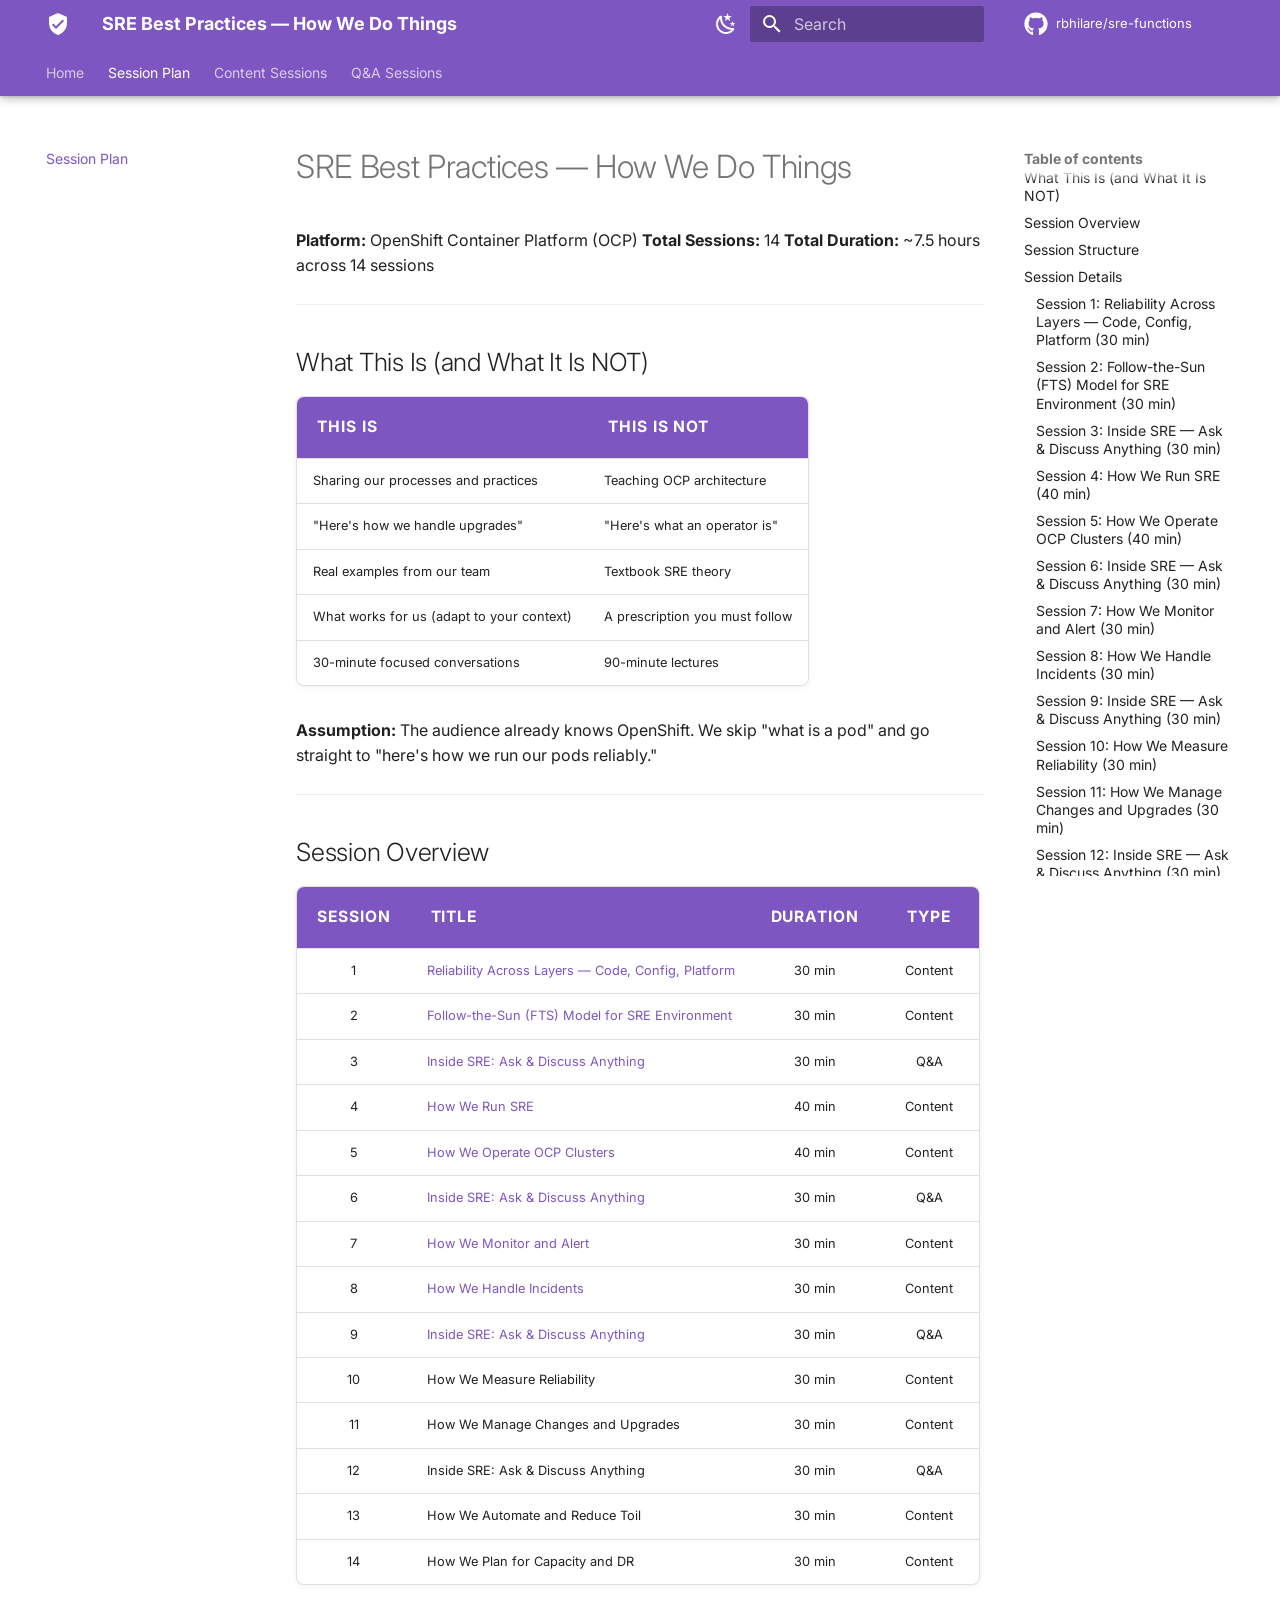
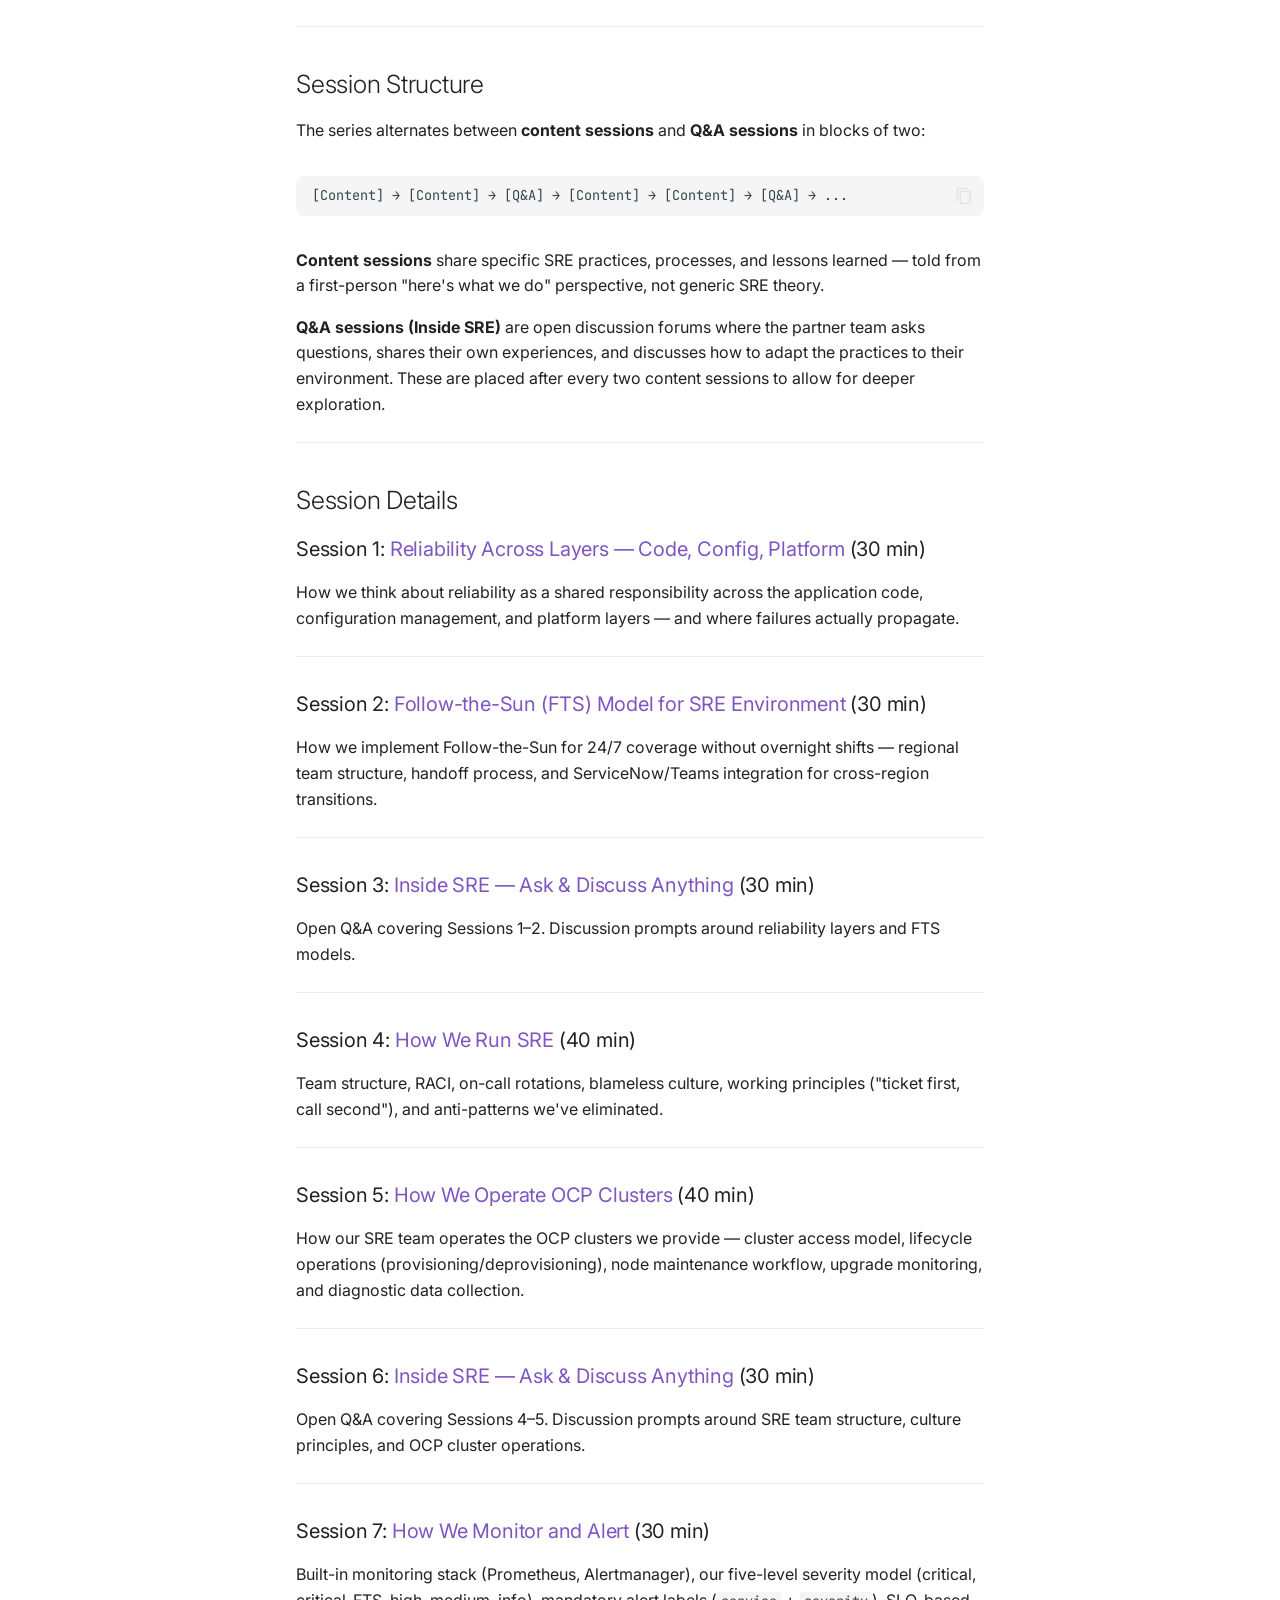
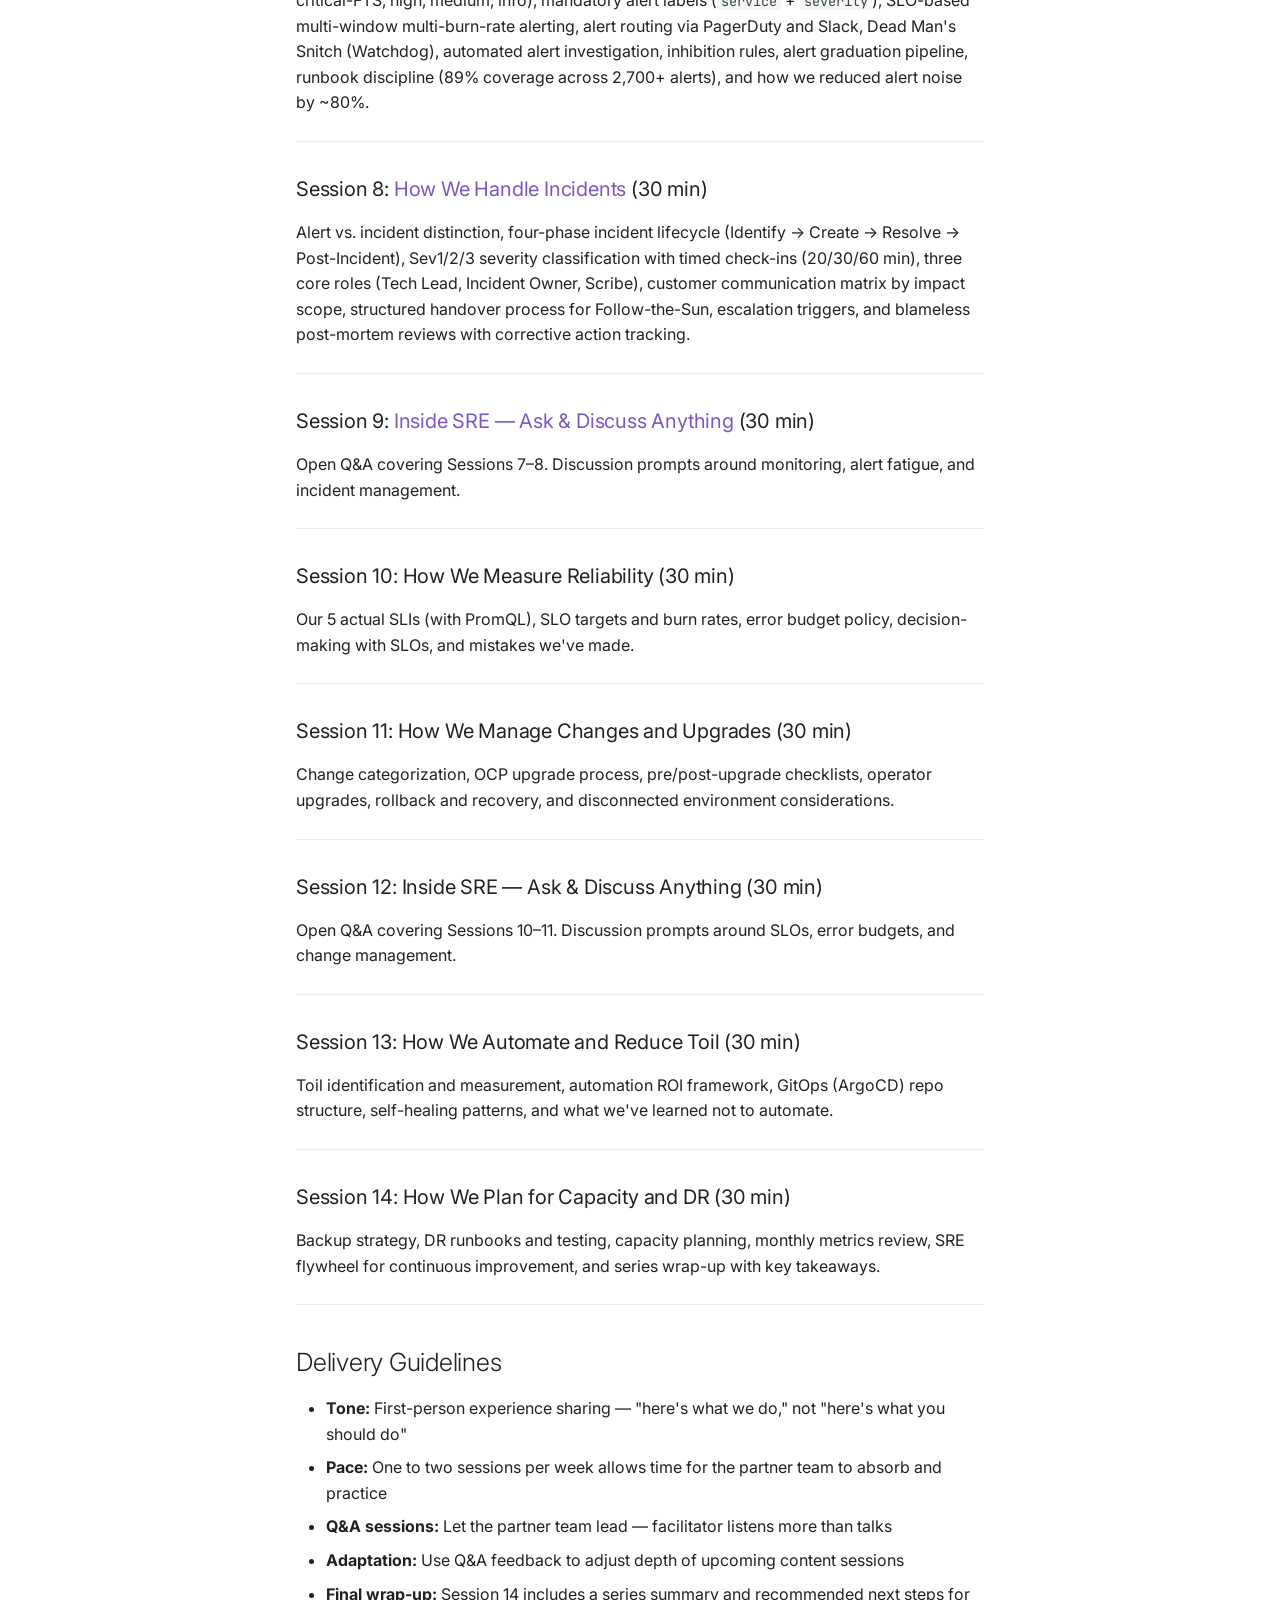
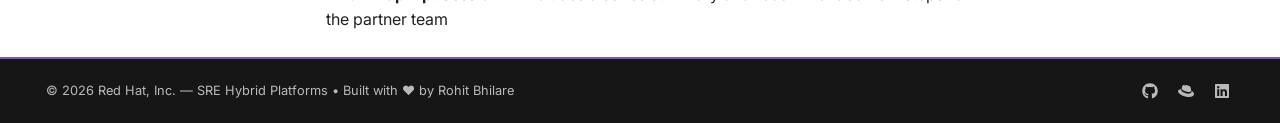
<file: sessions/00-MASTER-SESSION-PLAN/index.html>
<!doctype html>
<html lang="en" class="no-js">
  <head>
    
      <meta charset="utf-8">
      <meta name="viewport" content="width=device-width,initial-scale=1">
      
        <meta name="description" content="SRE knowledge transfer sessions for OpenShift Container Platform">
      
      
        <meta name="author" content="Rohit Bhilare">
      
      
      
        <link rel="prev" href="../..">
      
      
        <link rel="next" href="../01-RELIABILITY-ACROSS-LAYERS/">
      
      
        
      
      
      <link rel="icon" href="../../assets/images/favicon.png">
      <meta name="generator" content="mkdocs-1.6.1, mkdocs-material-9.7.7">
    
    
      
        <title>Session Plan - SRE Best Practices — How We Do Things</title>
      
    
    
      <link rel="stylesheet" href="../../assets/stylesheets/main.ec1eaa64.min.css">
      
        
        <link rel="stylesheet" href="../../assets/stylesheets/palette.ab4e12ef.min.css">
      
      


    
    
      
    
    
      
        
        
        <link rel="preconnect" href="https://fonts.gstatic.com" crossorigin>
        <link rel="stylesheet" href="https://fonts.googleapis.com/css?family=Inter:300,300i,400,400i,700,700i%7CJetBrains+Mono:400,400i,700,700i&display=fallback">
        <style>:root{--md-text-font:"Inter";--md-code-font:"JetBrains Mono"}</style>
      
    
    
      <link rel="stylesheet" href="../../stylesheets/extra.css">
    
    <script>__md_scope=new URL("../..",location),__md_hash=e=>[...e].reduce(((e,_)=>(e<<5)-e+_.charCodeAt(0)),0),__md_get=(e,_=localStorage,t=__md_scope)=>JSON.parse(_.getItem(t.pathname+"."+e)),__md_set=(e,_,t=localStorage,a=__md_scope)=>{try{t.setItem(a.pathname+"."+e,JSON.stringify(_))}catch(e){}}</script>
    
      

    
    
  </head>
  
  
    
    
      
    
    
    
    
    <body dir="ltr" data-md-color-scheme="default" data-md-color-primary="deep-purple" data-md-color-accent="amber">
  
    
    <input class="md-toggle" data-md-toggle="drawer" type="checkbox" id="__drawer" autocomplete="off">
    <input class="md-toggle" data-md-toggle="search" type="checkbox" id="__search" autocomplete="off">
    <label class="md-overlay" for="__drawer"></label>
    <div data-md-component="skip">
      
        
        <a href="#sre-best-practices-how-we-do-things" class="md-skip">
          Skip to content
        </a>
      
    </div>
    <div data-md-component="announce">
      
    </div>
    
    
      

  

<header class="md-header md-header--shadow md-header--lifted" data-md-component="header">
  <nav class="md-header__inner md-grid" aria-label="Header">
    <a href="../.." title="SRE Best Practices — How We Do Things" class="md-header__button md-logo" aria-label="SRE Best Practices — How We Do Things" data-md-component="logo">
      
  
  <svg xmlns="http://www.w3.org/2000/svg" viewBox="0 0 24 24"><path d="m10 17-4-4 1.41-1.41L10 14.17l6.59-6.59L18 9m-6-8L3 5v6c0 5.55 3.84 10.74 9 12 5.16-1.26 9-6.45 9-12V5z"/></svg>

    </a>
    <label class="md-header__button md-icon" for="__drawer">
      
      <svg xmlns="http://www.w3.org/2000/svg" viewBox="0 0 24 24"><path d="M3 6h18v2H3zm0 5h18v2H3zm0 5h18v2H3z"/></svg>
    </label>
    <div class="md-header__title" data-md-component="header-title">
      <div class="md-header__ellipsis">
        <div class="md-header__topic">
          <span class="md-ellipsis">
            SRE Best Practices — How We Do Things
          </span>
        </div>
        <div class="md-header__topic" data-md-component="header-topic">
          <span class="md-ellipsis">
            
              Session Plan
            
          </span>
        </div>
      </div>
    </div>
    
      
        <form class="md-header__option" data-md-component="palette">
  
    
    
    
    <input class="md-option" data-md-color-media="" data-md-color-scheme="default" data-md-color-primary="deep-purple" data-md-color-accent="amber"  aria-label="Switch to dark mode"  type="radio" name="__palette" id="__palette_0">
    
      <label class="md-header__button md-icon" title="Switch to dark mode" for="__palette_1" hidden>
        <svg xmlns="http://www.w3.org/2000/svg" viewBox="0 0 24 24"><path d="m17.75 4.09-2.53 1.94.91 3.06-2.63-1.81-2.63 1.81.91-3.06-2.53-1.94L12.44 4l1.06-3 1.06 3zm3.5 6.91-1.64 1.25.59 1.98-1.7-1.17-1.7 1.17.59-1.98L15.75 11l2.06-.05L18.5 9l.69 1.95zm-2.28 4.95c.83-.08 1.72 1.1 1.19 1.85-.32.45-.66.87-1.08 1.27C15.17 23 8.84 23 4.94 19.07c-3.91-3.9-3.91-10.24 0-14.14.4-.4.82-.76 1.27-1.08.75-.53 1.93.36 1.85 1.19-.27 2.86.69 5.83 2.89 8.02a9.96 9.96 0 0 0 8.02 2.89m-1.64 2.02a12.08 12.08 0 0 1-7.8-3.47c-2.17-2.19-3.33-5-3.49-7.82-2.81 3.14-2.7 7.96.31 10.98 3.02 3.01 7.84 3.12 10.98.31"/></svg>
      </label>
    
  
    
    
    
    <input class="md-option" data-md-color-media="" data-md-color-scheme="slate" data-md-color-primary="deep-purple" data-md-color-accent="amber"  aria-label="Switch to light mode"  type="radio" name="__palette" id="__palette_1">
    
      <label class="md-header__button md-icon" title="Switch to light mode" for="__palette_0" hidden>
        <svg xmlns="http://www.w3.org/2000/svg" viewBox="0 0 24 24"><path d="M12 7a5 5 0 0 1 5 5 5 5 0 0 1-5 5 5 5 0 0 1-5-5 5 5 0 0 1 5-5m0 2a3 3 0 0 0-3 3 3 3 0 0 0 3 3 3 3 0 0 0 3-3 3 3 0 0 0-3-3m0-7 2.39 3.42C13.65 5.15 12.84 5 12 5s-1.65.15-2.39.42zM3.34 7l4.16-.35A7.2 7.2 0 0 0 5.94 8.5c-.44.74-.69 1.5-.83 2.29zm.02 10 1.76-3.77a7.131 7.131 0 0 0 2.38 4.14zM20.65 7l-1.77 3.79a7.02 7.02 0 0 0-2.38-4.15zm-.01 10-4.14.36c.59-.51 1.12-1.14 1.54-1.86.42-.73.69-1.5.83-2.29zM12 22l-2.41-3.44c.74.27 1.55.44 2.41.44.82 0 1.63-.17 2.37-.44z"/></svg>
      </label>
    
  
</form>
      
    
    
      <script>var palette=__md_get("__palette");if(palette&&palette.color){if("(prefers-color-scheme)"===palette.color.media){var media=matchMedia("(prefers-color-scheme: light)"),input=document.querySelector(media.matches?"[data-md-color-media='(prefers-color-scheme: light)']":"[data-md-color-media='(prefers-color-scheme: dark)']");palette.color.media=input.getAttribute("data-md-color-media"),palette.color.scheme=input.getAttribute("data-md-color-scheme"),palette.color.primary=input.getAttribute("data-md-color-primary"),palette.color.accent=input.getAttribute("data-md-color-accent")}for(var[key,value]of Object.entries(palette.color))document.body.setAttribute("data-md-color-"+key,value)}</script>
    
    
    
      
      
        <label class="md-header__button md-icon" for="__search">
          
          <svg xmlns="http://www.w3.org/2000/svg" viewBox="0 0 24 24"><path d="M9.5 3A6.5 6.5 0 0 1 16 9.5c0 1.61-.59 3.09-1.56 4.23l.27.27h.79l5 5-1.5 1.5-5-5v-.79l-.27-.27A6.52 6.52 0 0 1 9.5 16 6.5 6.5 0 0 1 3 9.5 6.5 6.5 0 0 1 9.5 3m0 2C7 5 5 7 5 9.5S7 14 9.5 14 14 12 14 9.5 12 5 9.5 5"/></svg>
        </label>
        <div class="md-search" data-md-component="search" role="dialog">
  <label class="md-search__overlay" for="__search"></label>
  <div class="md-search__inner" role="search">
    <form class="md-search__form" name="search">
      <input type="text" class="md-search__input" name="query" aria-label="Search" placeholder="Search" autocapitalize="off" autocorrect="off" autocomplete="off" spellcheck="false" data-md-component="search-query" required>
      <label class="md-search__icon md-icon" for="__search">
        
        <svg xmlns="http://www.w3.org/2000/svg" viewBox="0 0 24 24"><path d="M9.5 3A6.5 6.5 0 0 1 16 9.5c0 1.61-.59 3.09-1.56 4.23l.27.27h.79l5 5-1.5 1.5-5-5v-.79l-.27-.27A6.52 6.52 0 0 1 9.5 16 6.5 6.5 0 0 1 3 9.5 6.5 6.5 0 0 1 9.5 3m0 2C7 5 5 7 5 9.5S7 14 9.5 14 14 12 14 9.5 12 5 9.5 5"/></svg>
        
        <svg xmlns="http://www.w3.org/2000/svg" viewBox="0 0 24 24"><path d="M20 11v2H8l5.5 5.5-1.42 1.42L4.16 12l7.92-7.92L13.5 5.5 8 11z"/></svg>
      </label>
      <nav class="md-search__options" aria-label="Search">
        
          <a href="javascript:void(0)" class="md-search__icon md-icon" title="Share" aria-label="Share" data-clipboard data-clipboard-text="" data-md-component="search-share" tabindex="-1">
            
            <svg xmlns="http://www.w3.org/2000/svg" viewBox="0 0 24 24"><path d="M18 16.08c-.76 0-1.44.3-1.96.77L8.91 12.7c.05-.23.09-.46.09-.7s-.04-.47-.09-.7l7.05-4.11c.54.5 1.25.81 2.04.81a3 3 0 0 0 3-3 3 3 0 0 0-3-3 3 3 0 0 0-3 3c0 .24.04.47.09.7L8.04 9.81C7.5 9.31 6.79 9 6 9a3 3 0 0 0-3 3 3 3 0 0 0 3 3c.79 0 1.5-.31 2.04-.81l7.12 4.15c-.05.21-.08.43-.08.66 0 1.61 1.31 2.91 2.92 2.91s2.92-1.3 2.92-2.91A2.92 2.92 0 0 0 18 16.08"/></svg>
          </a>
        
        <button type="reset" class="md-search__icon md-icon" title="Clear" aria-label="Clear" tabindex="-1">
          
          <svg xmlns="http://www.w3.org/2000/svg" viewBox="0 0 24 24"><path d="M19 6.41 17.59 5 12 10.59 6.41 5 5 6.41 10.59 12 5 17.59 6.41 19 12 13.41 17.59 19 19 17.59 13.41 12z"/></svg>
        </button>
      </nav>
      
        <div class="md-search__suggest" data-md-component="search-suggest"></div>
      
    </form>
    <div class="md-search__output">
      <div class="md-search__scrollwrap" tabindex="0" data-md-scrollfix>
        <div class="md-search-result" data-md-component="search-result">
          <div class="md-search-result__meta">
            Initializing search
          </div>
          <ol class="md-search-result__list" role="presentation"></ol>
        </div>
      </div>
    </div>
  </div>
</div>
      
    
    
      <div class="md-header__source">
        <a href="https://github.com/rbhilare/sre-functions" title="Go to repository" class="md-source" data-md-component="source">
  <div class="md-source__icon md-icon">
    
    <svg xmlns="http://www.w3.org/2000/svg" viewBox="0 0 512 512"><!--! Font Awesome Free 7.1.0 by @fontawesome - https://fontawesome.com License - https://fontawesome.com/license/free (Icons: CC BY 4.0, Fonts: SIL OFL 1.1, Code: MIT License) Copyright 2025 Fonticons, Inc.--><path d="M173.9 397.4c0 2-2.3 3.6-5.2 3.6-3.3.3-5.6-1.3-5.6-3.6 0-2 2.3-3.6 5.2-3.6 3-.3 5.6 1.3 5.6 3.6m-31.1-4.5c-.7 2 1.3 4.3 4.3 4.9 2.6 1 5.6 0 6.2-2s-1.3-4.3-4.3-5.2c-2.6-.7-5.5.3-6.2 2.3m44.2-1.7c-2.9.7-4.9 2.6-4.6 4.9.3 2 2.9 3.3 5.9 2.6 2.9-.7 4.9-2.6 4.6-4.6-.3-1.9-3-3.2-5.9-2.9M252.8 8C114.1 8 8 113.3 8 252c0 110.9 69.8 205.8 169.5 239.2 12.8 2.3 17.3-5.6 17.3-12.1 0-6.2-.3-40.4-.3-61.4 0 0-70 15-84.7-29.8 0 0-11.4-29.1-27.8-36.6 0 0-22.9-15.7 1.6-15.4 0 0 24.9 2 38.6 25.8 21.9 38.6 58.6 27.5 72.9 20.9 2.3-16 8.8-27.1 16-33.7-55.9-6.2-112.3-14.3-112.3-110.5 0-27.5 7.6-41.3 23.6-58.9-2.6-6.5-11.1-33.3 2.6-67.9 20.9-6.5 69 27 69 27 20-5.6 41.5-8.5 62.8-8.5s42.8 2.9 62.8 8.5c0 0 48.1-33.6 69-27 13.7 34.7 5.2 61.4 2.6 67.9 16 17.7 25.8 31.5 25.8 58.9 0 96.5-58.9 104.2-114.8 110.5 9.2 7.9 17 22.9 17 46.4 0 33.7-.3 75.4-.3 83.6 0 6.5 4.6 14.4 17.3 12.1C436.2 457.8 504 362.9 504 252 504 113.3 391.5 8 252.8 8M105.2 352.9c-1.3 1-1 3.3.7 5.2 1.6 1.6 3.9 2.3 5.2 1 1.3-1 1-3.3-.7-5.2-1.6-1.6-3.9-2.3-5.2-1m-10.8-8.1c-.7 1.3.3 2.9 2.3 3.9 1.6 1 3.6.7 4.3-.7.7-1.3-.3-2.9-2.3-3.9-2-.6-3.6-.3-4.3.7m32.4 35.6c-1.6 1.3-1 4.3 1.3 6.2 2.3 2.3 5.2 2.6 6.5 1 1.3-1.3.7-4.3-1.3-6.2-2.2-2.3-5.2-2.6-6.5-1m-11.4-14.7c-1.6 1-1.6 3.6 0 5.9s4.3 3.3 5.6 2.3c1.6-1.3 1.6-3.9 0-6.2-1.4-2.3-4-3.3-5.6-2"/></svg>
  </div>
  <div class="md-source__repository">
    rbhilare/sre-functions
  </div>
</a>
      </div>
    
  </nav>
  
    
      
<nav class="md-tabs" aria-label="Tabs" data-md-component="tabs">
  <div class="md-grid">
    <ul class="md-tabs__list">
      
        
  
  
  
  
    <li class="md-tabs__item">
      <a href="../.." class="md-tabs__link">
        
  
  
    
  
  Home

      </a>
    </li>
  

      
        
  
  
  
    
  
  
    <li class="md-tabs__item md-tabs__item--active">
      <a href="./" class="md-tabs__link">
        
  
  
    
  
  Session Plan

      </a>
    </li>
  

      
        
  
  
  
  
    
    
      <li class="md-tabs__item">
        <a href="../01-RELIABILITY-ACROSS-LAYERS/" class="md-tabs__link">
          
  
  
    
  
  Content Sessions

        </a>
      </li>
    
  

      
        
  
  
  
  
    
    
      <li class="md-tabs__item">
        <a href="../03-INSIDE-SRE-ASK-AND-DISCUSS/" class="md-tabs__link">
          
  
  
    
  
  Q&A Sessions

        </a>
      </li>
    
  

      
    </ul>
  </div>
</nav>
    
  
</header>
    
    <div class="md-container" data-md-component="container">
      
      
        
      
      <main class="md-main" data-md-component="main">
        <div class="md-main__inner md-grid">
          
            
              
              <div class="md-sidebar md-sidebar--primary" data-md-component="sidebar" data-md-type="navigation" >
                <div class="md-sidebar__scrollwrap">
                  <div class="md-sidebar__inner">
                    


  


<nav class="md-nav md-nav--primary md-nav--lifted" aria-label="Navigation" data-md-level="0">
  <label class="md-nav__title" for="__drawer">
    <a href="../.." title="SRE Best Practices — How We Do Things" class="md-nav__button md-logo" aria-label="SRE Best Practices — How We Do Things" data-md-component="logo">
      
  
  <svg xmlns="http://www.w3.org/2000/svg" viewBox="0 0 24 24"><path d="m10 17-4-4 1.41-1.41L10 14.17l6.59-6.59L18 9m-6-8L3 5v6c0 5.55 3.84 10.74 9 12 5.16-1.26 9-6.45 9-12V5z"/></svg>

    </a>
    SRE Best Practices — How We Do Things
  </label>
  
    <div class="md-nav__source">
      <a href="https://github.com/rbhilare/sre-functions" title="Go to repository" class="md-source" data-md-component="source">
  <div class="md-source__icon md-icon">
    
    <svg xmlns="http://www.w3.org/2000/svg" viewBox="0 0 512 512"><!--! Font Awesome Free 7.1.0 by @fontawesome - https://fontawesome.com License - https://fontawesome.com/license/free (Icons: CC BY 4.0, Fonts: SIL OFL 1.1, Code: MIT License) Copyright 2025 Fonticons, Inc.--><path d="M173.9 397.4c0 2-2.3 3.6-5.2 3.6-3.3.3-5.6-1.3-5.6-3.6 0-2 2.3-3.6 5.2-3.6 3-.3 5.6 1.3 5.6 3.6m-31.1-4.5c-.7 2 1.3 4.3 4.3 4.9 2.6 1 5.6 0 6.2-2s-1.3-4.3-4.3-5.2c-2.6-.7-5.5.3-6.2 2.3m44.2-1.7c-2.9.7-4.9 2.6-4.6 4.9.3 2 2.9 3.3 5.9 2.6 2.9-.7 4.9-2.6 4.6-4.6-.3-1.9-3-3.2-5.9-2.9M252.8 8C114.1 8 8 113.3 8 252c0 110.9 69.8 205.8 169.5 239.2 12.8 2.3 17.3-5.6 17.3-12.1 0-6.2-.3-40.4-.3-61.4 0 0-70 15-84.7-29.8 0 0-11.4-29.1-27.8-36.6 0 0-22.9-15.7 1.6-15.4 0 0 24.9 2 38.6 25.8 21.9 38.6 58.6 27.5 72.9 20.9 2.3-16 8.8-27.1 16-33.7-55.9-6.2-112.3-14.3-112.3-110.5 0-27.5 7.6-41.3 23.6-58.9-2.6-6.5-11.1-33.3 2.6-67.9 20.9-6.5 69 27 69 27 20-5.6 41.5-8.5 62.8-8.5s42.8 2.9 62.8 8.5c0 0 48.1-33.6 69-27 13.7 34.7 5.2 61.4 2.6 67.9 16 17.7 25.8 31.5 25.8 58.9 0 96.5-58.9 104.2-114.8 110.5 9.2 7.9 17 22.9 17 46.4 0 33.7-.3 75.4-.3 83.6 0 6.5 4.6 14.4 17.3 12.1C436.2 457.8 504 362.9 504 252 504 113.3 391.5 8 252.8 8M105.2 352.9c-1.3 1-1 3.3.7 5.2 1.6 1.6 3.9 2.3 5.2 1 1.3-1 1-3.3-.7-5.2-1.6-1.6-3.9-2.3-5.2-1m-10.8-8.1c-.7 1.3.3 2.9 2.3 3.9 1.6 1 3.6.7 4.3-.7.7-1.3-.3-2.9-2.3-3.9-2-.6-3.6-.3-4.3.7m32.4 35.6c-1.6 1.3-1 4.3 1.3 6.2 2.3 2.3 5.2 2.6 6.5 1 1.3-1.3.7-4.3-1.3-6.2-2.2-2.3-5.2-2.6-6.5-1m-11.4-14.7c-1.6 1-1.6 3.6 0 5.9s4.3 3.3 5.6 2.3c1.6-1.3 1.6-3.9 0-6.2-1.4-2.3-4-3.3-5.6-2"/></svg>
  </div>
  <div class="md-source__repository">
    rbhilare/sre-functions
  </div>
</a>
    </div>
  
  <ul class="md-nav__list" data-md-scrollfix>
    
      
      
  
  
  
  
    <li class="md-nav__item">
      <a href="../.." class="md-nav__link">
        
  
  
  <span class="md-ellipsis">
    
  
    Home
  

    
  </span>
  
  

      </a>
    </li>
  

    
      
      
  
  
    
  
  
  
    <li class="md-nav__item md-nav__item--active">
      
      <input class="md-nav__toggle md-toggle" type="checkbox" id="__toc">
      
      
        
      
      
        <label class="md-nav__link md-nav__link--active" for="__toc">
          
  
  
  <span class="md-ellipsis">
    
  
    Session Plan
  

    
  </span>
  
  

          <span class="md-nav__icon md-icon"></span>
        </label>
      
      <a href="./" class="md-nav__link md-nav__link--active">
        
  
  
  <span class="md-ellipsis">
    
  
    Session Plan
  

    
  </span>
  
  

      </a>
      
        

<nav class="md-nav md-nav--secondary" aria-label="Table of contents">
  
  
  
    
  
  
    <label class="md-nav__title" for="__toc">
      <span class="md-nav__icon md-icon"></span>
      Table of contents
    </label>
    <ul class="md-nav__list" data-md-component="toc" data-md-scrollfix>
      
        <li class="md-nav__item">
  <a href="#what-this-is-and-what-it-is-not" class="md-nav__link">
    <span class="md-ellipsis">
      
        What This Is (and What It Is NOT)
      
    </span>
  </a>
  
</li>
      
        <li class="md-nav__item">
  <a href="#session-overview" class="md-nav__link">
    <span class="md-ellipsis">
      
        Session Overview
      
    </span>
  </a>
  
</li>
      
        <li class="md-nav__item">
  <a href="#session-structure" class="md-nav__link">
    <span class="md-ellipsis">
      
        Session Structure
      
    </span>
  </a>
  
</li>
      
        <li class="md-nav__item">
  <a href="#session-details" class="md-nav__link">
    <span class="md-ellipsis">
      
        Session Details
      
    </span>
  </a>
  
    <nav class="md-nav" aria-label="Session Details">
      <ul class="md-nav__list">
        
          <li class="md-nav__item">
  <a href="#session-1-reliability-across-layers-code-config-platform-30-min" class="md-nav__link">
    <span class="md-ellipsis">
      
        Session 1: Reliability Across Layers — Code, Config, Platform (30 min)
      
    </span>
  </a>
  
</li>
        
          <li class="md-nav__item">
  <a href="#session-2-follow-the-sun-fts-model-for-sre-environment-30-min" class="md-nav__link">
    <span class="md-ellipsis">
      
        Session 2: Follow-the-Sun (FTS) Model for SRE Environment (30 min)
      
    </span>
  </a>
  
</li>
        
          <li class="md-nav__item">
  <a href="#session-3-inside-sre-ask-discuss-anything-30-min" class="md-nav__link">
    <span class="md-ellipsis">
      
        Session 3: Inside SRE — Ask &amp; Discuss Anything (30 min)
      
    </span>
  </a>
  
</li>
        
          <li class="md-nav__item">
  <a href="#session-4-how-we-run-sre-40-min" class="md-nav__link">
    <span class="md-ellipsis">
      
        Session 4: How We Run SRE (40 min)
      
    </span>
  </a>
  
</li>
        
          <li class="md-nav__item">
  <a href="#session-5-how-we-operate-ocp-clusters-40-min" class="md-nav__link">
    <span class="md-ellipsis">
      
        Session 5: How We Operate OCP Clusters (40 min)
      
    </span>
  </a>
  
</li>
        
          <li class="md-nav__item">
  <a href="#session-6-inside-sre-ask-discuss-anything-30-min" class="md-nav__link">
    <span class="md-ellipsis">
      
        Session 6: Inside SRE — Ask &amp; Discuss Anything (30 min)
      
    </span>
  </a>
  
</li>
        
          <li class="md-nav__item">
  <a href="#session-7-how-we-monitor-and-alert-30-min" class="md-nav__link">
    <span class="md-ellipsis">
      
        Session 7: How We Monitor and Alert (30 min)
      
    </span>
  </a>
  
</li>
        
          <li class="md-nav__item">
  <a href="#session-8-how-we-handle-incidents-30-min" class="md-nav__link">
    <span class="md-ellipsis">
      
        Session 8: How We Handle Incidents (30 min)
      
    </span>
  </a>
  
</li>
        
          <li class="md-nav__item">
  <a href="#session-9-inside-sre-ask-discuss-anything-30-min" class="md-nav__link">
    <span class="md-ellipsis">
      
        Session 9: Inside SRE — Ask &amp; Discuss Anything (30 min)
      
    </span>
  </a>
  
</li>
        
          <li class="md-nav__item">
  <a href="#session-10-how-we-measure-reliability-30-min" class="md-nav__link">
    <span class="md-ellipsis">
      
        Session 10: How We Measure Reliability (30 min)
      
    </span>
  </a>
  
</li>
        
          <li class="md-nav__item">
  <a href="#session-11-how-we-manage-changes-and-upgrades-30-min" class="md-nav__link">
    <span class="md-ellipsis">
      
        Session 11: How We Manage Changes and Upgrades (30 min)
      
    </span>
  </a>
  
</li>
        
          <li class="md-nav__item">
  <a href="#session-12-inside-sre-ask-discuss-anything-30-min" class="md-nav__link">
    <span class="md-ellipsis">
      
        Session 12: Inside SRE — Ask &amp; Discuss Anything (30 min)
      
    </span>
  </a>
  
</li>
        
          <li class="md-nav__item">
  <a href="#session-13-how-we-automate-and-reduce-toil-30-min" class="md-nav__link">
    <span class="md-ellipsis">
      
        Session 13: How We Automate and Reduce Toil (30 min)
      
    </span>
  </a>
  
</li>
        
          <li class="md-nav__item">
  <a href="#session-14-how-we-plan-for-capacity-and-dr-30-min" class="md-nav__link">
    <span class="md-ellipsis">
      
        Session 14: How We Plan for Capacity and DR (30 min)
      
    </span>
  </a>
  
</li>
        
      </ul>
    </nav>
  
</li>
      
        <li class="md-nav__item">
  <a href="#delivery-guidelines" class="md-nav__link">
    <span class="md-ellipsis">
      
        Delivery Guidelines
      
    </span>
  </a>
  
</li>
      
    </ul>
  
</nav>
      
    </li>
  

    
      
      
  
  
  
  
    
    
      
        
      
        
      
        
      
        
      
        
      
        
      
    
    
    
      
      
        
      
    
    
    <li class="md-nav__item md-nav__item--nested">
      
        
        
          
        
        <input class="md-nav__toggle md-toggle md-toggle--indeterminate" type="checkbox" id="__nav_3" >
        
          
          <label class="md-nav__link" for="__nav_3" id="__nav_3_label" tabindex="0">
            
  
  
  <span class="md-ellipsis">
    
  
    Content Sessions
  

    
  </span>
  
  

            <span class="md-nav__icon md-icon"></span>
          </label>
        
        <nav class="md-nav" data-md-level="1" aria-labelledby="__nav_3_label" aria-expanded="false">
          <label class="md-nav__title" for="__nav_3">
            <span class="md-nav__icon md-icon"></span>
            
  
    Content Sessions
  

          </label>
          <ul class="md-nav__list" data-md-scrollfix>
            
              
                
  
  
  
  
    <li class="md-nav__item">
      <a href="../01-RELIABILITY-ACROSS-LAYERS/" class="md-nav__link">
        
  
  
  <span class="md-ellipsis">
    
  
    Session 1: Reliability Across Layers
  

    
  </span>
  
  

      </a>
    </li>
  

              
            
              
                
  
  
  
  
    <li class="md-nav__item">
      <a href="../02-FOLLOW-THE-SUN-MODEL/" class="md-nav__link">
        
  
  
  <span class="md-ellipsis">
    
  
    Session 2: Follow-the-Sun Model
  

    
  </span>
  
  

      </a>
    </li>
  

              
            
              
                
  
  
  
  
    <li class="md-nav__item">
      <a href="../04-HOW-WE-RUN-SRE/" class="md-nav__link">
        
  
  
  <span class="md-ellipsis">
    
  
    Session 4: How We Run SRE
  

    
  </span>
  
  

      </a>
    </li>
  

              
            
              
                
  
  
  
  
    <li class="md-nav__item">
      <a href="../05-HOW-WE-OPERATE-OCP-CLUSTERS/" class="md-nav__link">
        
  
  
  <span class="md-ellipsis">
    
  
    Session 5: How We Operate OCP Clusters
  

    
  </span>
  
  

      </a>
    </li>
  

              
            
              
                
  
  
  
  
    <li class="md-nav__item">
      <a href="../07-HOW-WE-MONITOR-AND-ALERT/" class="md-nav__link">
        
  
  
  <span class="md-ellipsis">
    
  
    Session 7: How We Monitor and Alert
  

    
  </span>
  
  

      </a>
    </li>
  

              
            
              
                
  
  
  
  
    <li class="md-nav__item">
      <a href="../08-HOW-WE-HANDLE-INCIDENTS/" class="md-nav__link">
        
  
  
  <span class="md-ellipsis">
    
  
    Session 8: How We Handle Incidents
  

    
  </span>
  
  

      </a>
    </li>
  

              
            
          </ul>
        </nav>
      
    </li>
  

    
      
      
  
  
  
  
    
    
      
        
      
        
      
        
      
    
    
    
      
      
        
      
    
    
    <li class="md-nav__item md-nav__item--nested">
      
        
        
          
        
        <input class="md-nav__toggle md-toggle md-toggle--indeterminate" type="checkbox" id="__nav_4" >
        
          
          <label class="md-nav__link" for="__nav_4" id="__nav_4_label" tabindex="0">
            
  
  
  <span class="md-ellipsis">
    
  
    Q&A Sessions
  

    
  </span>
  
  

            <span class="md-nav__icon md-icon"></span>
          </label>
        
        <nav class="md-nav" data-md-level="1" aria-labelledby="__nav_4_label" aria-expanded="false">
          <label class="md-nav__title" for="__nav_4">
            <span class="md-nav__icon md-icon"></span>
            
  
    Q&A Sessions
  

          </label>
          <ul class="md-nav__list" data-md-scrollfix>
            
              
                
  
  
  
  
    <li class="md-nav__item">
      <a href="../03-INSIDE-SRE-ASK-AND-DISCUSS/" class="md-nav__link">
        
  
  
  <span class="md-ellipsis">
    
  
    Session 3: Ask & Discuss (Sessions 1–2)
  

    
  </span>
  
  

      </a>
    </li>
  

              
            
              
                
  
  
  
  
    <li class="md-nav__item">
      <a href="../06-INSIDE-SRE-ASK-AND-DISCUSS/" class="md-nav__link">
        
  
  
  <span class="md-ellipsis">
    
  
    Session 6: Ask & Discuss (Sessions 4–5)
  

    
  </span>
  
  

      </a>
    </li>
  

              
            
              
                
  
  
  
  
    <li class="md-nav__item">
      <a href="../09-INSIDE-SRE-ASK-AND-DISCUSS/" class="md-nav__link">
        
  
  
  <span class="md-ellipsis">
    
  
    Session 9: Ask & Discuss (Sessions 7–8)
  

    
  </span>
  
  

      </a>
    </li>
  

              
            
          </ul>
        </nav>
      
    </li>
  

    
  </ul>
</nav>
                  </div>
                </div>
              </div>
            
            
              
              <div class="md-sidebar md-sidebar--secondary" data-md-component="sidebar" data-md-type="toc" >
                <div class="md-sidebar__scrollwrap">
                  <div class="md-sidebar__inner">
                    

<nav class="md-nav md-nav--secondary" aria-label="Table of contents">
  
  
  
    
  
  
    <label class="md-nav__title" for="__toc">
      <span class="md-nav__icon md-icon"></span>
      Table of contents
    </label>
    <ul class="md-nav__list" data-md-component="toc" data-md-scrollfix>
      
        <li class="md-nav__item">
  <a href="#what-this-is-and-what-it-is-not" class="md-nav__link">
    <span class="md-ellipsis">
      
        What This Is (and What It Is NOT)
      
    </span>
  </a>
  
</li>
      
        <li class="md-nav__item">
  <a href="#session-overview" class="md-nav__link">
    <span class="md-ellipsis">
      
        Session Overview
      
    </span>
  </a>
  
</li>
      
        <li class="md-nav__item">
  <a href="#session-structure" class="md-nav__link">
    <span class="md-ellipsis">
      
        Session Structure
      
    </span>
  </a>
  
</li>
      
        <li class="md-nav__item">
  <a href="#session-details" class="md-nav__link">
    <span class="md-ellipsis">
      
        Session Details
      
    </span>
  </a>
  
    <nav class="md-nav" aria-label="Session Details">
      <ul class="md-nav__list">
        
          <li class="md-nav__item">
  <a href="#session-1-reliability-across-layers-code-config-platform-30-min" class="md-nav__link">
    <span class="md-ellipsis">
      
        Session 1: Reliability Across Layers — Code, Config, Platform (30 min)
      
    </span>
  </a>
  
</li>
        
          <li class="md-nav__item">
  <a href="#session-2-follow-the-sun-fts-model-for-sre-environment-30-min" class="md-nav__link">
    <span class="md-ellipsis">
      
        Session 2: Follow-the-Sun (FTS) Model for SRE Environment (30 min)
      
    </span>
  </a>
  
</li>
        
          <li class="md-nav__item">
  <a href="#session-3-inside-sre-ask-discuss-anything-30-min" class="md-nav__link">
    <span class="md-ellipsis">
      
        Session 3: Inside SRE — Ask &amp; Discuss Anything (30 min)
      
    </span>
  </a>
  
</li>
        
          <li class="md-nav__item">
  <a href="#session-4-how-we-run-sre-40-min" class="md-nav__link">
    <span class="md-ellipsis">
      
        Session 4: How We Run SRE (40 min)
      
    </span>
  </a>
  
</li>
        
          <li class="md-nav__item">
  <a href="#session-5-how-we-operate-ocp-clusters-40-min" class="md-nav__link">
    <span class="md-ellipsis">
      
        Session 5: How We Operate OCP Clusters (40 min)
      
    </span>
  </a>
  
</li>
        
          <li class="md-nav__item">
  <a href="#session-6-inside-sre-ask-discuss-anything-30-min" class="md-nav__link">
    <span class="md-ellipsis">
      
        Session 6: Inside SRE — Ask &amp; Discuss Anything (30 min)
      
    </span>
  </a>
  
</li>
        
          <li class="md-nav__item">
  <a href="#session-7-how-we-monitor-and-alert-30-min" class="md-nav__link">
    <span class="md-ellipsis">
      
        Session 7: How We Monitor and Alert (30 min)
      
    </span>
  </a>
  
</li>
        
          <li class="md-nav__item">
  <a href="#session-8-how-we-handle-incidents-30-min" class="md-nav__link">
    <span class="md-ellipsis">
      
        Session 8: How We Handle Incidents (30 min)
      
    </span>
  </a>
  
</li>
        
          <li class="md-nav__item">
  <a href="#session-9-inside-sre-ask-discuss-anything-30-min" class="md-nav__link">
    <span class="md-ellipsis">
      
        Session 9: Inside SRE — Ask &amp; Discuss Anything (30 min)
      
    </span>
  </a>
  
</li>
        
          <li class="md-nav__item">
  <a href="#session-10-how-we-measure-reliability-30-min" class="md-nav__link">
    <span class="md-ellipsis">
      
        Session 10: How We Measure Reliability (30 min)
      
    </span>
  </a>
  
</li>
        
          <li class="md-nav__item">
  <a href="#session-11-how-we-manage-changes-and-upgrades-30-min" class="md-nav__link">
    <span class="md-ellipsis">
      
        Session 11: How We Manage Changes and Upgrades (30 min)
      
    </span>
  </a>
  
</li>
        
          <li class="md-nav__item">
  <a href="#session-12-inside-sre-ask-discuss-anything-30-min" class="md-nav__link">
    <span class="md-ellipsis">
      
        Session 12: Inside SRE — Ask &amp; Discuss Anything (30 min)
      
    </span>
  </a>
  
</li>
        
          <li class="md-nav__item">
  <a href="#session-13-how-we-automate-and-reduce-toil-30-min" class="md-nav__link">
    <span class="md-ellipsis">
      
        Session 13: How We Automate and Reduce Toil (30 min)
      
    </span>
  </a>
  
</li>
        
          <li class="md-nav__item">
  <a href="#session-14-how-we-plan-for-capacity-and-dr-30-min" class="md-nav__link">
    <span class="md-ellipsis">
      
        Session 14: How We Plan for Capacity and DR (30 min)
      
    </span>
  </a>
  
</li>
        
      </ul>
    </nav>
  
</li>
      
        <li class="md-nav__item">
  <a href="#delivery-guidelines" class="md-nav__link">
    <span class="md-ellipsis">
      
        Delivery Guidelines
      
    </span>
  </a>
  
</li>
      
    </ul>
  
</nav>
                  </div>
                </div>
              </div>
            
          
          
            <div class="md-content" data-md-component="content">
              
              <article class="md-content__inner md-typeset">
                
                  


  
  


<h1 id="sre-best-practices-how-we-do-things">SRE Best Practices — How We Do Things<a class="headerlink" href="#sre-best-practices-how-we-do-things" title="Permanent link">⛓️</a></h1>
<p><strong>Platform:</strong> OpenShift Container Platform (OCP)
<strong>Total Sessions:</strong> 14
<strong>Total Duration:</strong> ~7.5 hours across 14 sessions</p>
<hr />
<h2 id="what-this-is-and-what-it-is-not">What This Is (and What It Is NOT)<a class="headerlink" href="#what-this-is-and-what-it-is-not" title="Permanent link">⛓️</a></h2>
<table>
<thead>
<tr>
<th>This IS</th>
<th>This is NOT</th>
</tr>
</thead>
<tbody>
<tr>
<td>Sharing our processes and practices</td>
<td>Teaching OCP architecture</td>
</tr>
<tr>
<td>"Here's how we handle upgrades"</td>
<td>"Here's what an operator is"</td>
</tr>
<tr>
<td>Real examples from our team</td>
<td>Textbook SRE theory</td>
</tr>
<tr>
<td>What works for us (adapt to your context)</td>
<td>A prescription you must follow</td>
</tr>
<tr>
<td>30-minute focused conversations</td>
<td>90-minute lectures</td>
</tr>
</tbody>
</table>
<p><strong>Assumption:</strong> The audience already knows OpenShift. We skip "what is a pod" and go straight to "here's how we run our pods reliably."</p>
<hr />
<h2 id="session-overview">Session Overview<a class="headerlink" href="#session-overview" title="Permanent link">⛓️</a></h2>
<table>
<thead>
<tr>
<th style="text-align: center;">Session</th>
<th>Title</th>
<th style="text-align: center;">Duration</th>
<th style="text-align: center;">Type</th>
</tr>
</thead>
<tbody>
<tr>
<td style="text-align: center;">1</td>
<td><a href="../01-RELIABILITY-ACROSS-LAYERS/">Reliability Across Layers — Code, Config, Platform</a></td>
<td style="text-align: center;">30 min</td>
<td style="text-align: center;">Content</td>
</tr>
<tr>
<td style="text-align: center;">2</td>
<td><a href="../02-FOLLOW-THE-SUN-MODEL/">Follow-the-Sun (FTS) Model for SRE Environment</a></td>
<td style="text-align: center;">30 min</td>
<td style="text-align: center;">Content</td>
</tr>
<tr>
<td style="text-align: center;">3</td>
<td><a href="../03-INSIDE-SRE-ASK-AND-DISCUSS/">Inside SRE: Ask &amp; Discuss Anything</a></td>
<td style="text-align: center;">30 min</td>
<td style="text-align: center;">Q&amp;A</td>
</tr>
<tr>
<td style="text-align: center;">4</td>
<td><a href="../04-HOW-WE-RUN-SRE/">How We Run SRE</a></td>
<td style="text-align: center;">40 min</td>
<td style="text-align: center;">Content</td>
</tr>
<tr>
<td style="text-align: center;">5</td>
<td><a href="../05-HOW-WE-OPERATE-OCP-CLUSTERS/">How We Operate OCP Clusters</a></td>
<td style="text-align: center;">40 min</td>
<td style="text-align: center;">Content</td>
</tr>
<tr>
<td style="text-align: center;">6</td>
<td><a href="../06-INSIDE-SRE-ASK-AND-DISCUSS/">Inside SRE: Ask &amp; Discuss Anything</a></td>
<td style="text-align: center;">30 min</td>
<td style="text-align: center;">Q&amp;A</td>
</tr>
<tr>
<td style="text-align: center;">7</td>
<td><a href="../07-HOW-WE-MONITOR-AND-ALERT/">How We Monitor and Alert</a></td>
<td style="text-align: center;">30 min</td>
<td style="text-align: center;">Content</td>
</tr>
<tr>
<td style="text-align: center;">8</td>
<td><a href="../08-HOW-WE-HANDLE-INCIDENTS/">How We Handle Incidents</a></td>
<td style="text-align: center;">30 min</td>
<td style="text-align: center;">Content</td>
</tr>
<tr>
<td style="text-align: center;">9</td>
<td><a href="../09-INSIDE-SRE-ASK-AND-DISCUSS/">Inside SRE: Ask &amp; Discuss Anything</a></td>
<td style="text-align: center;">30 min</td>
<td style="text-align: center;">Q&amp;A</td>
</tr>
<tr>
<td style="text-align: center;">10</td>
<td>How We Measure Reliability</td>
<td style="text-align: center;">30 min</td>
<td style="text-align: center;">Content</td>
</tr>
<tr>
<td style="text-align: center;">11</td>
<td>How We Manage Changes and Upgrades</td>
<td style="text-align: center;">30 min</td>
<td style="text-align: center;">Content</td>
</tr>
<tr>
<td style="text-align: center;">12</td>
<td>Inside SRE: Ask &amp; Discuss Anything</td>
<td style="text-align: center;">30 min</td>
<td style="text-align: center;">Q&amp;A</td>
</tr>
<tr>
<td style="text-align: center;">13</td>
<td>How We Automate and Reduce Toil</td>
<td style="text-align: center;">30 min</td>
<td style="text-align: center;">Content</td>
</tr>
<tr>
<td style="text-align: center;">14</td>
<td>How We Plan for Capacity and DR</td>
<td style="text-align: center;">30 min</td>
<td style="text-align: center;">Content</td>
</tr>
</tbody>
</table>
<hr />
<h2 id="session-structure">Session Structure<a class="headerlink" href="#session-structure" title="Permanent link">⛓️</a></h2>
<p>The series alternates between <strong>content sessions</strong> and <strong>Q&amp;A sessions</strong> in blocks of two:</p>
<div class="language-text highlight"><pre><span></span><code><span id="__span-0-1"><a id="__codelineno-0-1" name="__codelineno-0-1" href="#__codelineno-0-1"></a>[Content] → [Content] → [Q&amp;A] → [Content] → [Content] → [Q&amp;A] → ...
</span></code></pre></div>
<p><strong>Content sessions</strong> share specific SRE practices, processes, and lessons learned — told from a first-person "here's what we do" perspective, not generic SRE theory.</p>
<p><strong>Q&amp;A sessions (Inside SRE)</strong> are open discussion forums where the partner team asks questions, shares their own experiences, and discusses how to adapt the practices to their environment. These are placed after every two content sessions to allow for deeper exploration.</p>
<hr />
<h2 id="session-details">Session Details<a class="headerlink" href="#session-details" title="Permanent link">⛓️</a></h2>
<h3 id="session-1-reliability-across-layers-code-config-platform-30-min">Session 1: <a href="../01-RELIABILITY-ACROSS-LAYERS/">Reliability Across Layers — Code, Config, Platform</a> (30 min)<a class="headerlink" href="#session-1-reliability-across-layers-code-config-platform-30-min" title="Permanent link">⛓️</a></h3>
<p>How we think about reliability as a shared responsibility across the application code, configuration management, and platform layers — and where failures actually propagate.</p>
<hr />
<h3 id="session-2-follow-the-sun-fts-model-for-sre-environment-30-min">Session 2: <a href="../02-FOLLOW-THE-SUN-MODEL/">Follow-the-Sun (FTS) Model for SRE Environment</a> (30 min)<a class="headerlink" href="#session-2-follow-the-sun-fts-model-for-sre-environment-30-min" title="Permanent link">⛓️</a></h3>
<p>How we implement Follow-the-Sun for 24/7 coverage without overnight shifts — regional team structure, handoff process, and ServiceNow/Teams integration for cross-region transitions.</p>
<hr />
<h3 id="session-3-inside-sre-ask-discuss-anything-30-min">Session 3: <a href="../03-INSIDE-SRE-ASK-AND-DISCUSS/">Inside SRE — Ask &amp; Discuss Anything</a> (30 min)<a class="headerlink" href="#session-3-inside-sre-ask-discuss-anything-30-min" title="Permanent link">⛓️</a></h3>
<p>Open Q&amp;A covering Sessions 1–2. Discussion prompts around reliability layers and FTS models.</p>
<hr />
<h3 id="session-4-how-we-run-sre-40-min">Session 4: <a href="../04-HOW-WE-RUN-SRE/">How We Run SRE</a> (40 min)<a class="headerlink" href="#session-4-how-we-run-sre-40-min" title="Permanent link">⛓️</a></h3>
<p>Team structure, RACI, on-call rotations, blameless culture, working principles ("ticket first, call second"), and anti-patterns we've eliminated.</p>
<hr />
<h3 id="session-5-how-we-operate-ocp-clusters-40-min">Session 5: <a href="../05-HOW-WE-OPERATE-OCP-CLUSTERS/">How We Operate OCP Clusters</a> (40 min)<a class="headerlink" href="#session-5-how-we-operate-ocp-clusters-40-min" title="Permanent link">⛓️</a></h3>
<p>How our SRE team operates the OCP clusters we provide — cluster access model, lifecycle operations (provisioning/deprovisioning), node maintenance workflow, upgrade monitoring, and diagnostic data collection.</p>
<hr />
<h3 id="session-6-inside-sre-ask-discuss-anything-30-min">Session 6: <a href="../06-INSIDE-SRE-ASK-AND-DISCUSS/">Inside SRE — Ask &amp; Discuss Anything</a> (30 min)<a class="headerlink" href="#session-6-inside-sre-ask-discuss-anything-30-min" title="Permanent link">⛓️</a></h3>
<p>Open Q&amp;A covering Sessions 4–5. Discussion prompts around SRE team structure, culture principles, and OCP cluster operations.</p>
<hr />
<h3 id="session-7-how-we-monitor-and-alert-30-min">Session 7: <a href="../07-HOW-WE-MONITOR-AND-ALERT/">How We Monitor and Alert</a> (30 min)<a class="headerlink" href="#session-7-how-we-monitor-and-alert-30-min" title="Permanent link">⛓️</a></h3>
<p>Built-in monitoring stack (Prometheus, Alertmanager), our five-level severity model (critical, critical-FTS, high, medium, info), mandatory alert labels (<code>service</code> + <code>severity</code>), SLO-based multi-window multi-burn-rate alerting, alert routing via PagerDuty and Slack, Dead Man's Snitch (Watchdog), automated alert investigation, inhibition rules, alert graduation pipeline, runbook discipline (89% coverage across 2,700+ alerts), and how we reduced alert noise by ~80%.</p>
<hr />
<h3 id="session-8-how-we-handle-incidents-30-min">Session 8: <a href="../08-HOW-WE-HANDLE-INCIDENTS/">How We Handle Incidents</a> (30 min)<a class="headerlink" href="#session-8-how-we-handle-incidents-30-min" title="Permanent link">⛓️</a></h3>
<p>Alert vs. incident distinction, four-phase incident lifecycle (Identify → Create → Resolve → Post-Incident), Sev1/2/3 severity classification with timed check-ins (20/30/60 min), three core roles (Tech Lead, Incident Owner, Scribe), customer communication matrix by impact scope, structured handover process for Follow-the-Sun, escalation triggers, and blameless post-mortem reviews with corrective action tracking.</p>
<hr />
<h3 id="session-9-inside-sre-ask-discuss-anything-30-min">Session 9: <a href="../09-INSIDE-SRE-ASK-AND-DISCUSS/">Inside SRE — Ask &amp; Discuss Anything</a> (30 min)<a class="headerlink" href="#session-9-inside-sre-ask-discuss-anything-30-min" title="Permanent link">⛓️</a></h3>
<p>Open Q&amp;A covering Sessions 7–8. Discussion prompts around monitoring, alert fatigue, and incident management.</p>
<hr />
<h3 id="session-10-how-we-measure-reliability-30-min">Session 10: How We Measure Reliability (30 min)<a class="headerlink" href="#session-10-how-we-measure-reliability-30-min" title="Permanent link">⛓️</a></h3>
<p>Our 5 actual SLIs (with PromQL), SLO targets and burn rates, error budget policy, decision-making with SLOs, and mistakes we've made.</p>
<hr />
<h3 id="session-11-how-we-manage-changes-and-upgrades-30-min">Session 11: How We Manage Changes and Upgrades (30 min)<a class="headerlink" href="#session-11-how-we-manage-changes-and-upgrades-30-min" title="Permanent link">⛓️</a></h3>
<p>Change categorization, OCP upgrade process, pre/post-upgrade checklists, operator upgrades, rollback and recovery, and disconnected environment considerations.</p>
<hr />
<h3 id="session-12-inside-sre-ask-discuss-anything-30-min">Session 12: Inside SRE — Ask &amp; Discuss Anything (30 min)<a class="headerlink" href="#session-12-inside-sre-ask-discuss-anything-30-min" title="Permanent link">⛓️</a></h3>
<p>Open Q&amp;A covering Sessions 10–11. Discussion prompts around SLOs, error budgets, and change management.</p>
<hr />
<h3 id="session-13-how-we-automate-and-reduce-toil-30-min">Session 13: How We Automate and Reduce Toil (30 min)<a class="headerlink" href="#session-13-how-we-automate-and-reduce-toil-30-min" title="Permanent link">⛓️</a></h3>
<p>Toil identification and measurement, automation ROI framework, GitOps (ArgoCD) repo structure, self-healing patterns, and what we've learned not to automate.</p>
<hr />
<h3 id="session-14-how-we-plan-for-capacity-and-dr-30-min">Session 14: How We Plan for Capacity and DR (30 min)<a class="headerlink" href="#session-14-how-we-plan-for-capacity-and-dr-30-min" title="Permanent link">⛓️</a></h3>
<p>Backup strategy, DR runbooks and testing, capacity planning, monthly metrics review, SRE flywheel for continuous improvement, and series wrap-up with key takeaways.</p>
<hr />
<h2 id="delivery-guidelines">Delivery Guidelines<a class="headerlink" href="#delivery-guidelines" title="Permanent link">⛓️</a></h2>
<ul>
<li><strong>Tone:</strong> First-person experience sharing — "here's what we do," not "here's what you should do"</li>
<li><strong>Pace:</strong> One to two sessions per week allows time for the partner team to absorb and practice</li>
<li><strong>Q&amp;A sessions:</strong> Let the partner team lead — facilitator listens more than talks</li>
<li><strong>Adaptation:</strong> Use Q&amp;A feedback to adjust depth of upcoming content sessions</li>
<li><strong>Final wrap-up:</strong> Session 14 includes a series summary and recommended next steps for the partner team</li>
</ul>












                
              </article>
            </div>
          
          
  <script>var tabs=__md_get("__tabs");if(Array.isArray(tabs))e:for(var set of document.querySelectorAll(".tabbed-set")){var labels=set.querySelector(".tabbed-labels");for(var tab of tabs)for(var label of labels.getElementsByTagName("label"))if(label.innerText.trim()===tab){var input=document.getElementById(label.htmlFor);input.checked=!0;continue e}}</script>

<script>var target=document.getElementById(location.hash.slice(1));target&&target.name&&(target.checked=target.name.startsWith("__tabbed_"))</script>
        </div>
        
          <button type="button" class="md-top md-icon" data-md-component="top" hidden>
  
  <svg xmlns="http://www.w3.org/2000/svg" viewBox="0 0 24 24"><path d="M13 20h-2V8l-5.5 5.5-1.42-1.42L12 4.16l7.92 7.92-1.42 1.42L13 8z"/></svg>
  Back to top
</button>
        
      </main>
      
        <footer class="md-footer">
  
  <div class="md-footer-meta md-typeset">
    <div class="md-footer-meta__inner md-grid">
      <div class="md-copyright">
  
    <div class="md-copyright__highlight">
      &copy; 2026 Red Hat, Inc. &mdash; SRE Hybrid Platforms &bull; Built with &#10084; by Rohit Bhilare
    </div>
  
  
</div>
      
        
<div class="md-social">
  
    
    
    
    
    <a href="https://github.com/rbhilare/sre-functions" target="_blank" rel="noopener" title="GitHub Repository" class="md-social__link">
      <svg xmlns="http://www.w3.org/2000/svg" viewBox="0 0 512 512"><!--! Font Awesome Free 7.1.0 by @fontawesome - https://fontawesome.com License - https://fontawesome.com/license/free (Icons: CC BY 4.0, Fonts: SIL OFL 1.1, Code: MIT License) Copyright 2025 Fonticons, Inc.--><path d="M173.9 397.4c0 2-2.3 3.6-5.2 3.6-3.3.3-5.6-1.3-5.6-3.6 0-2 2.3-3.6 5.2-3.6 3-.3 5.6 1.3 5.6 3.6m-31.1-4.5c-.7 2 1.3 4.3 4.3 4.9 2.6 1 5.6 0 6.2-2s-1.3-4.3-4.3-5.2c-2.6-.7-5.5.3-6.2 2.3m44.2-1.7c-2.9.7-4.9 2.6-4.6 4.9.3 2 2.9 3.3 5.9 2.6 2.9-.7 4.9-2.6 4.6-4.6-.3-1.9-3-3.2-5.9-2.9M252.8 8C114.1 8 8 113.3 8 252c0 110.9 69.8 205.8 169.5 239.2 12.8 2.3 17.3-5.6 17.3-12.1 0-6.2-.3-40.4-.3-61.4 0 0-70 15-84.7-29.8 0 0-11.4-29.1-27.8-36.6 0 0-22.9-15.7 1.6-15.4 0 0 24.9 2 38.6 25.8 21.9 38.6 58.6 27.5 72.9 20.9 2.3-16 8.8-27.1 16-33.7-55.9-6.2-112.3-14.3-112.3-110.5 0-27.5 7.6-41.3 23.6-58.9-2.6-6.5-11.1-33.3 2.6-67.9 20.9-6.5 69 27 69 27 20-5.6 41.5-8.5 62.8-8.5s42.8 2.9 62.8 8.5c0 0 48.1-33.6 69-27 13.7 34.7 5.2 61.4 2.6 67.9 16 17.7 25.8 31.5 25.8 58.9 0 96.5-58.9 104.2-114.8 110.5 9.2 7.9 17 22.9 17 46.4 0 33.7-.3 75.4-.3 83.6 0 6.5 4.6 14.4 17.3 12.1C436.2 457.8 504 362.9 504 252 504 113.3 391.5 8 252.8 8M105.2 352.9c-1.3 1-1 3.3.7 5.2 1.6 1.6 3.9 2.3 5.2 1 1.3-1 1-3.3-.7-5.2-1.6-1.6-3.9-2.3-5.2-1m-10.8-8.1c-.7 1.3.3 2.9 2.3 3.9 1.6 1 3.6.7 4.3-.7.7-1.3-.3-2.9-2.3-3.9-2-.6-3.6-.3-4.3.7m32.4 35.6c-1.6 1.3-1 4.3 1.3 6.2 2.3 2.3 5.2 2.6 6.5 1 1.3-1.3.7-4.3-1.3-6.2-2.2-2.3-5.2-2.6-6.5-1m-11.4-14.7c-1.6 1-1.6 3.6 0 5.9s4.3 3.3 5.6 2.3c1.6-1.3 1.6-3.9 0-6.2-1.4-2.3-4-3.3-5.6-2"/></svg>
    </a>
  
    
    
    
    
    <a href="https://www.redhat.com" target="_blank" rel="noopener" title="Red Hat" class="md-social__link">
      <svg xmlns="http://www.w3.org/2000/svg" viewBox="0 0 512 512"><!--! Font Awesome Free 7.1.0 by @fontawesome - https://fontawesome.com License - https://fontawesome.com/license/free (Icons: CC BY 4.0, Fonts: SIL OFL 1.1, Code: MIT License) Copyright 2025 Fonticons, Inc.--><path d="M341.5 285.6c33.7 0 82.3-6.9 82.3-47 .2-6.7.9-1.8-20.9-96.2-4.6-19.1-8.7-27.8-42.3-44.6-26.1-13.3-82.9-35.4-99.7-35.4-15.7 0-20.2 20.2-38.9 20.2-18 0-31.3-15.1-48.1-15.1-16.1 0-26.7 11-34.8 33.6-27.5 77.6-26.3 74.3-26.1 78.3 0 24.8 97.6 106.1 228.5 106.1zm87.5-30.8c4.7 22 4.7 24.3 4.7 27.2 0 37.7-42.3 58.6-98 58.6C210 340.7 99.8 267 99.8 218.3c0-6.8 1.4-13.5 4.1-19.7C58.7 200.9.1 208.9.1 260.6c0 84.7 200.6 189 359.5 189 121.8 0 152.5-55.1 152.5-98.6 0-34.2-29.6-73-82.9-96.2z"/></svg>
    </a>
  
    
    
    
    
    <a href="https://www.linkedin.com/in/rohit-bhilare/" target="_blank" rel="noopener" title="LinkedIn" class="md-social__link">
      <svg xmlns="http://www.w3.org/2000/svg" viewBox="0 0 448 512"><!--! Font Awesome Free 7.1.0 by @fontawesome - https://fontawesome.com License - https://fontawesome.com/license/free (Icons: CC BY 4.0, Fonts: SIL OFL 1.1, Code: MIT License) Copyright 2025 Fonticons, Inc.--><path d="M416 32H31.9C14.3 32 0 46.5 0 64.3v383.4C0 465.5 14.3 480 31.9 480H416c17.6 0 32-14.5 32-32.3V64.3c0-17.8-14.4-32.3-32-32.3M135.4 416H69V202.2h66.5V416zM102.2 96a38.5 38.5 0 1 1 0 77 38.5 38.5 0 1 1 0-77m282.1 320h-66.4V312c0-24.8-.5-56.7-34.5-56.7-34.6 0-39.9 27-39.9 54.9V416h-66.4V202.2h63.7v29.2h.9c8.9-16.8 30.6-34.5 62.9-34.5 67.2 0 79.7 44.3 79.7 101.9z"/></svg>
    </a>
  
</div>
      
    </div>
  </div>
</footer>
      
    </div>
    <div class="md-dialog" data-md-component="dialog">
      <div class="md-dialog__inner md-typeset"></div>
    </div>
    
    
    
      
      
      <script id="__config" type="application/json">{"annotate": null, "base": "../..", "features": ["navigation.tabs", "navigation.tabs.sticky", "navigation.sections", "navigation.expand", "navigation.top", "navigation.indexes", "navigation.instant", "navigation.tracking", "search.suggest", "search.highlight", "search.share", "content.tabs.link", "content.code.copy", "content.code.annotate", "toc.follow", "header.autohide", "announce.dismiss"], "search": "../../assets/javascripts/workers/search.2c215733.min.js", "tags": null, "translations": {"clipboard.copied": "Copied to clipboard", "clipboard.copy": "Copy to clipboard", "search.result.more.one": "1 more on this page", "search.result.more.other": "# more on this page", "search.result.none": "No matching documents", "search.result.one": "1 matching document", "search.result.other": "# matching documents", "search.result.placeholder": "Type to start searching", "search.result.term.missing": "Missing", "select.version": "Select version"}, "version": null}</script>
    
    
      <script src="../../assets/javascripts/bundle.d7400e89.min.js"></script>
      
    
  </body>
</html>
</file>
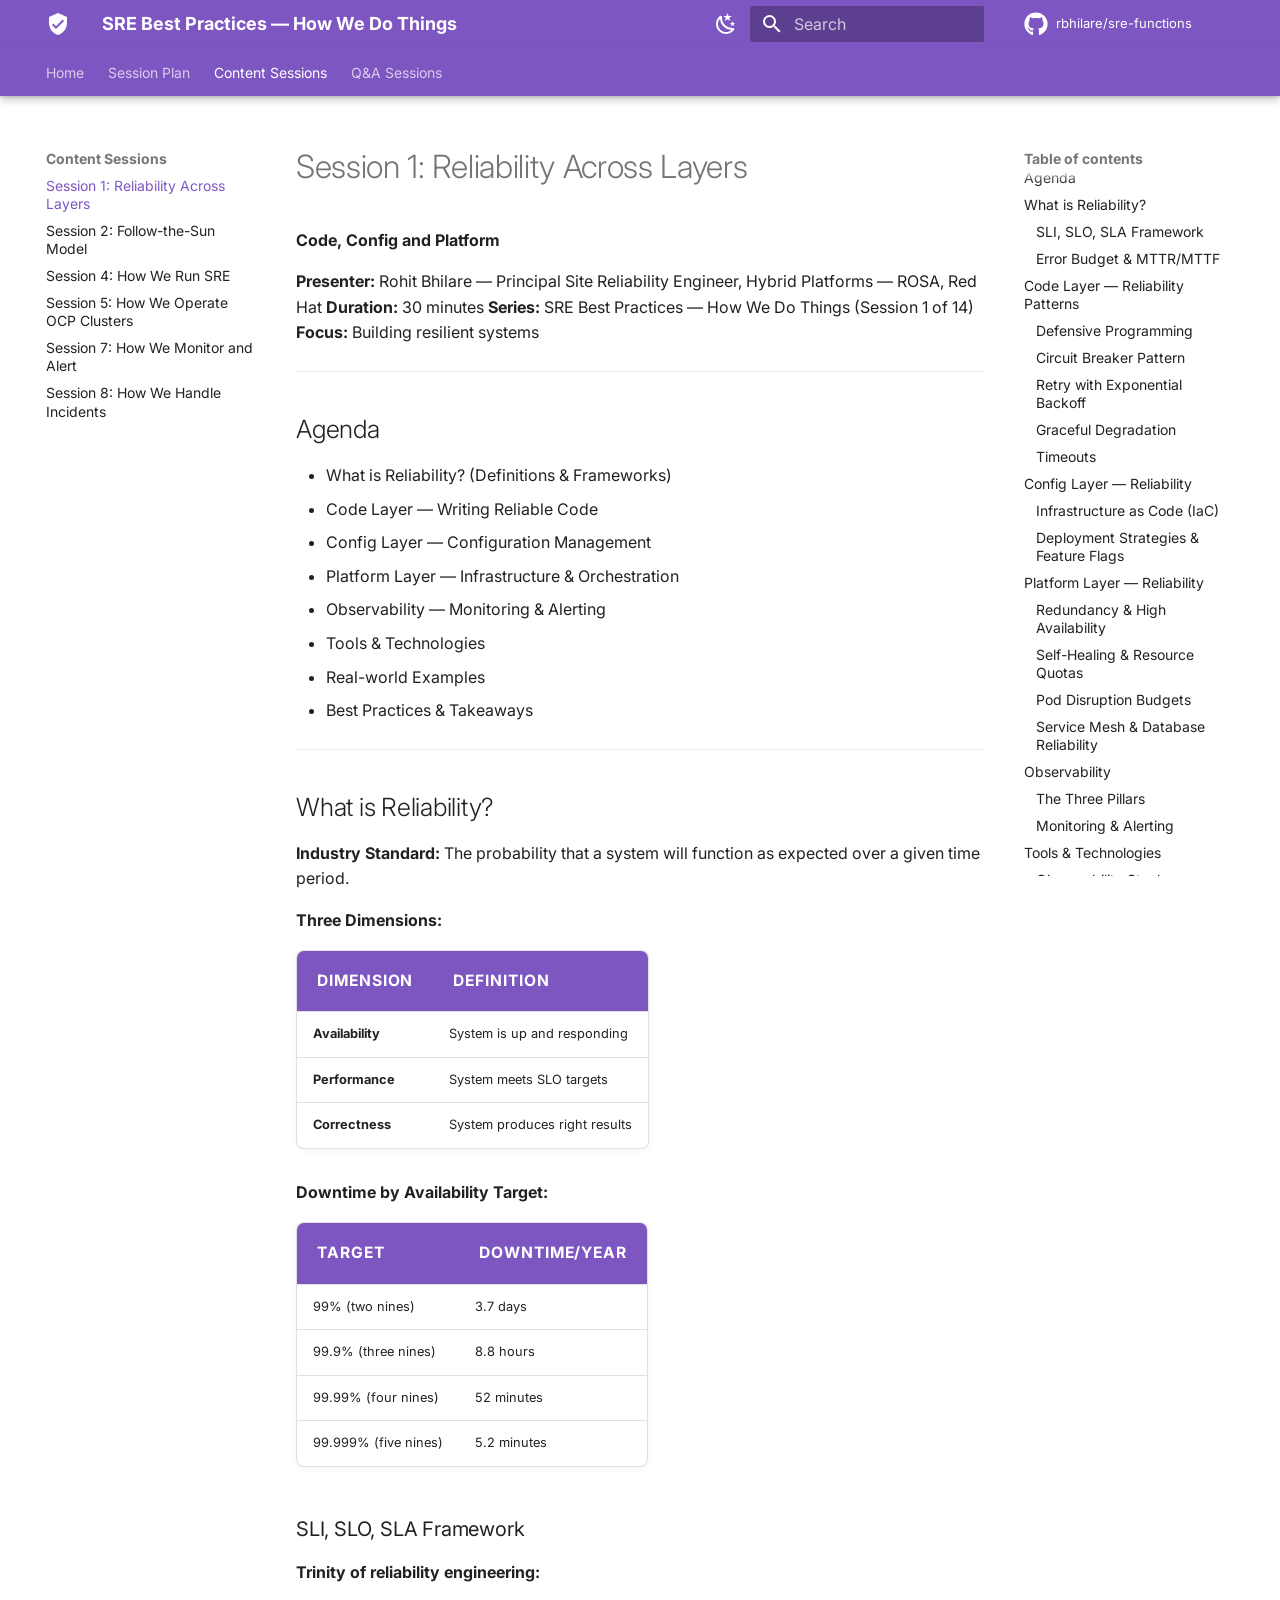
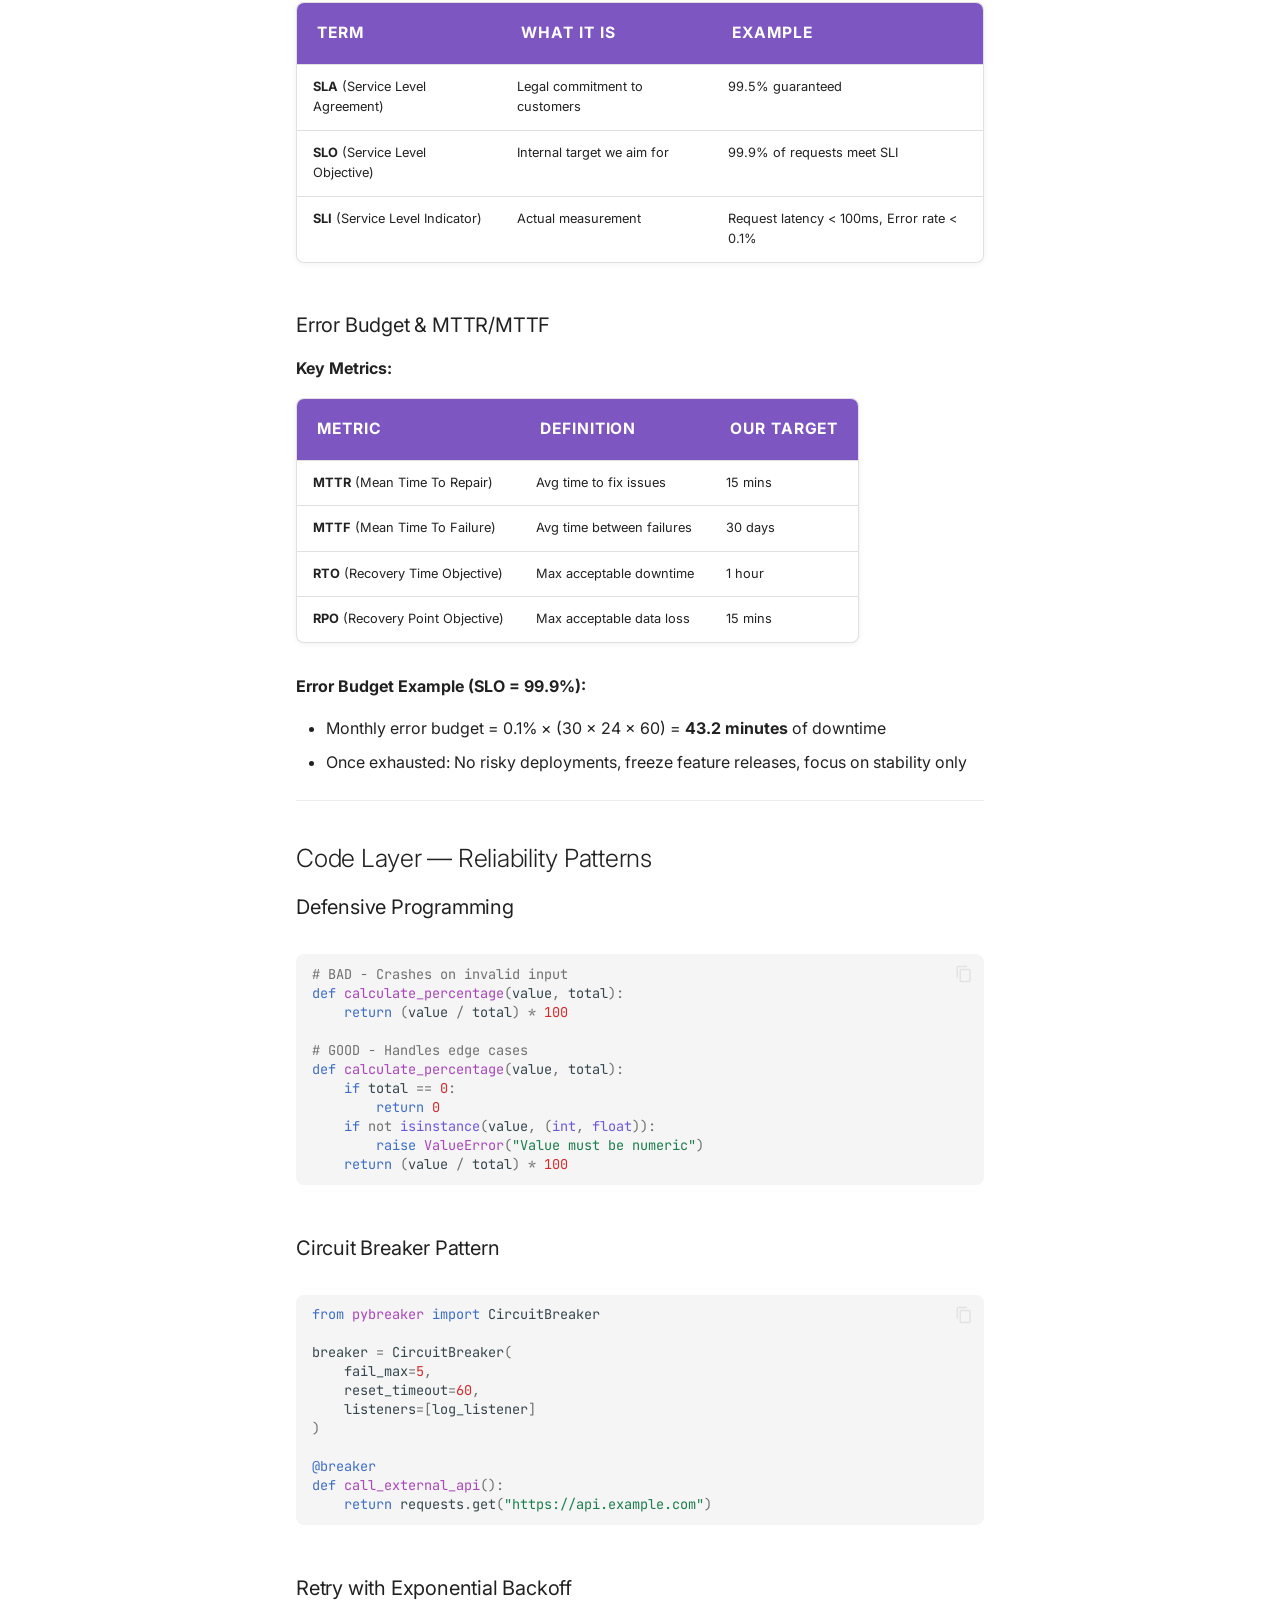
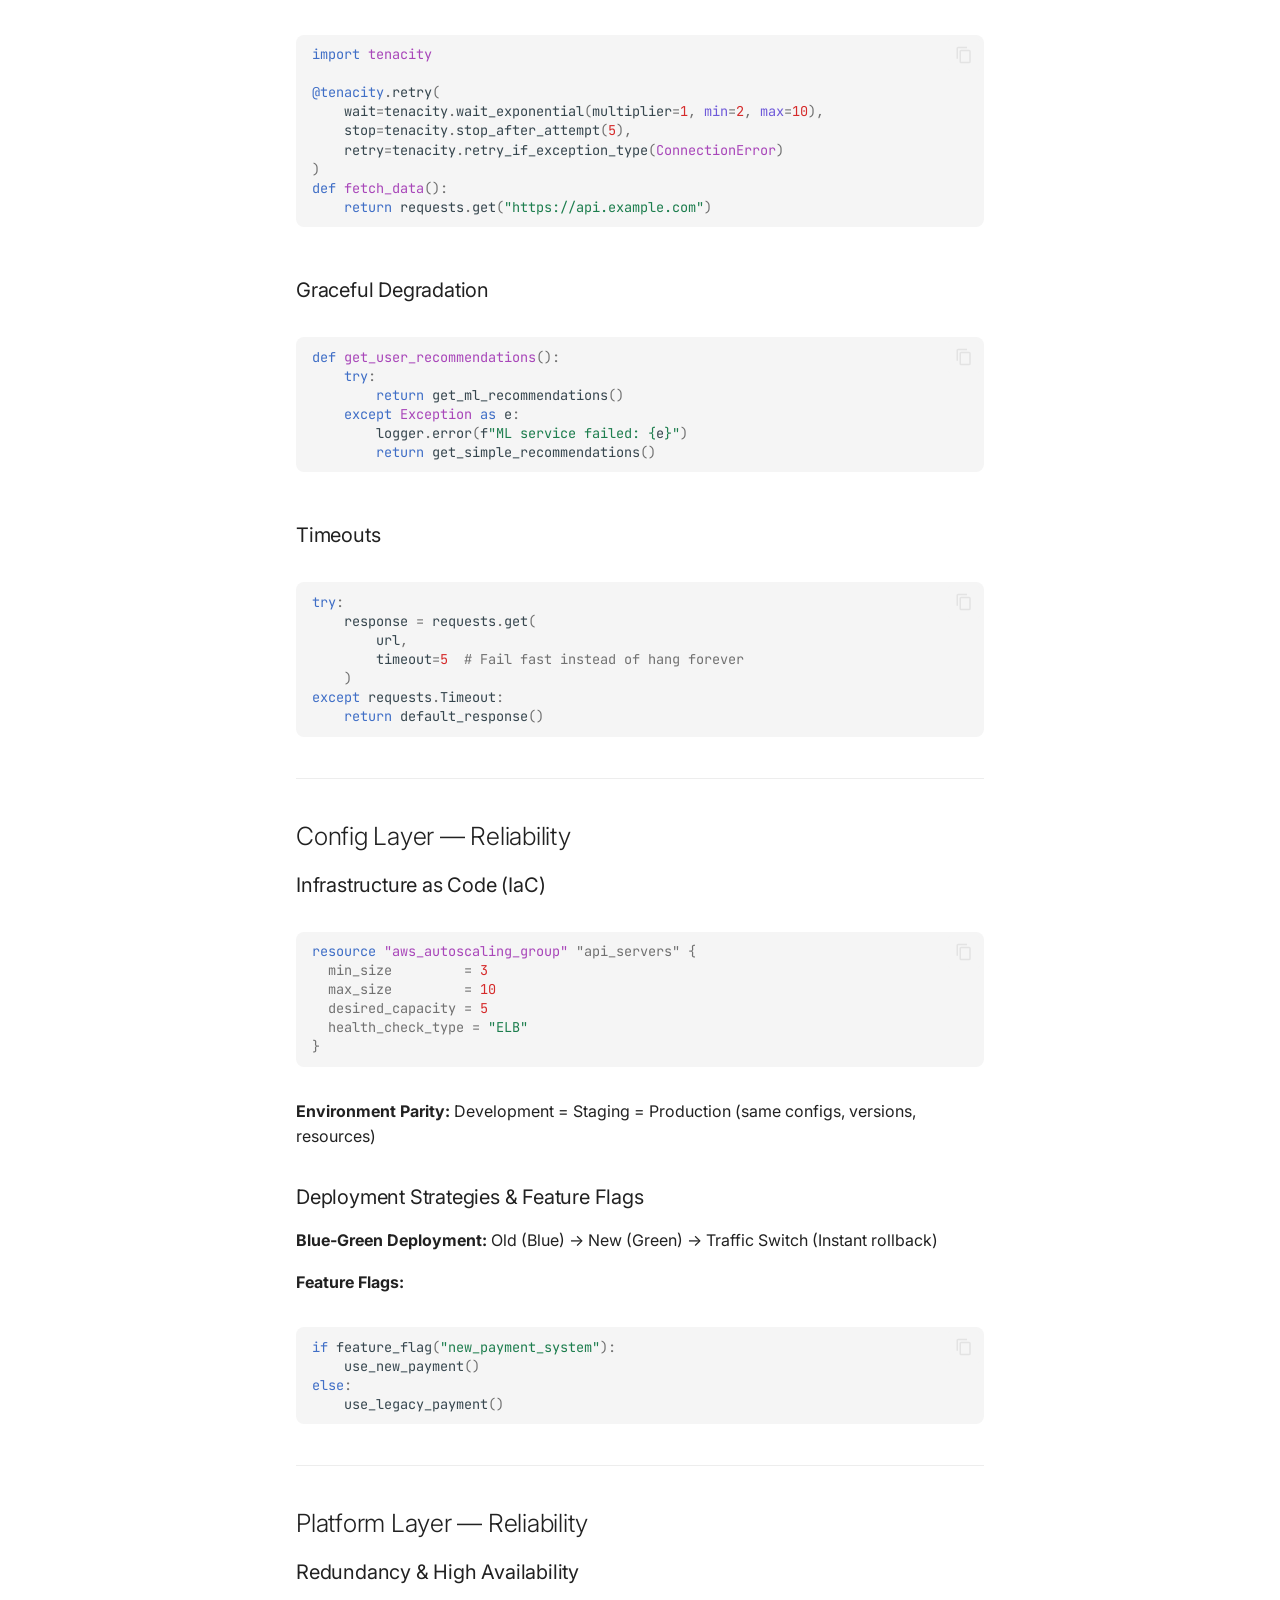
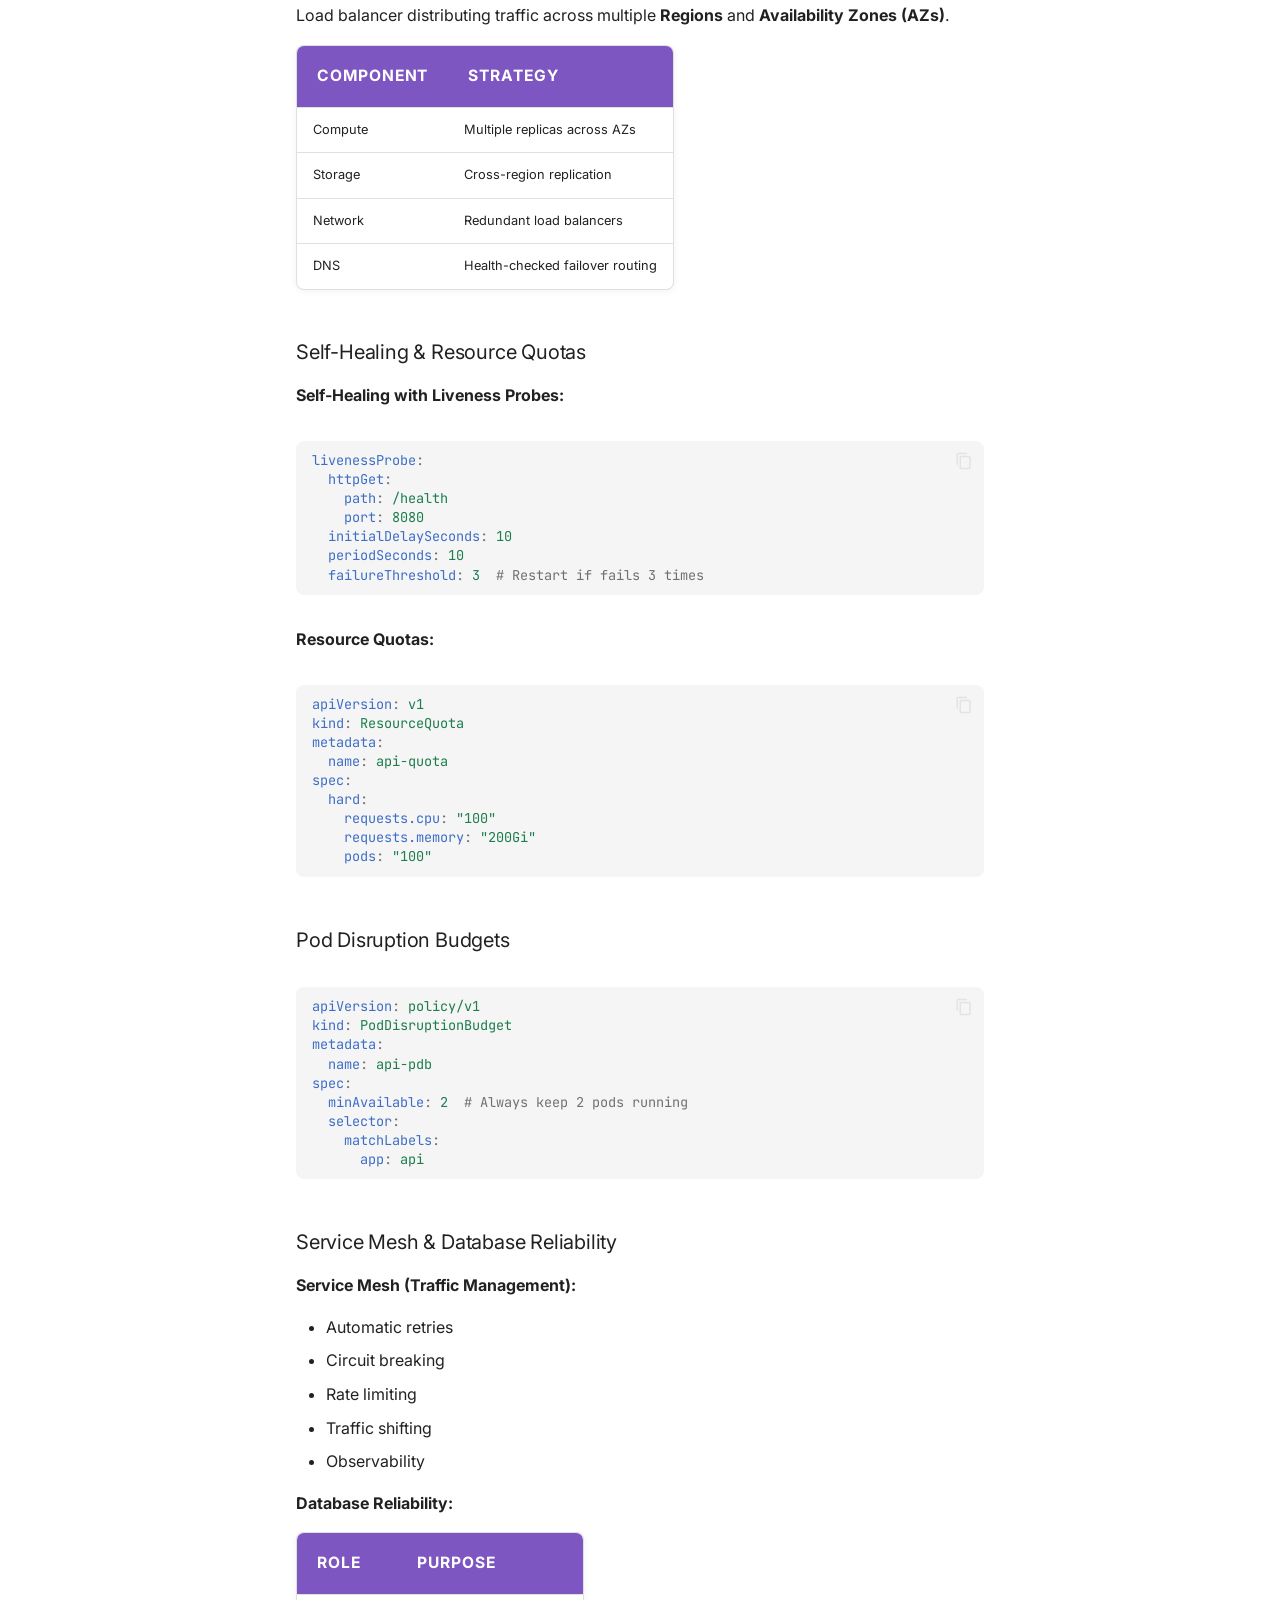
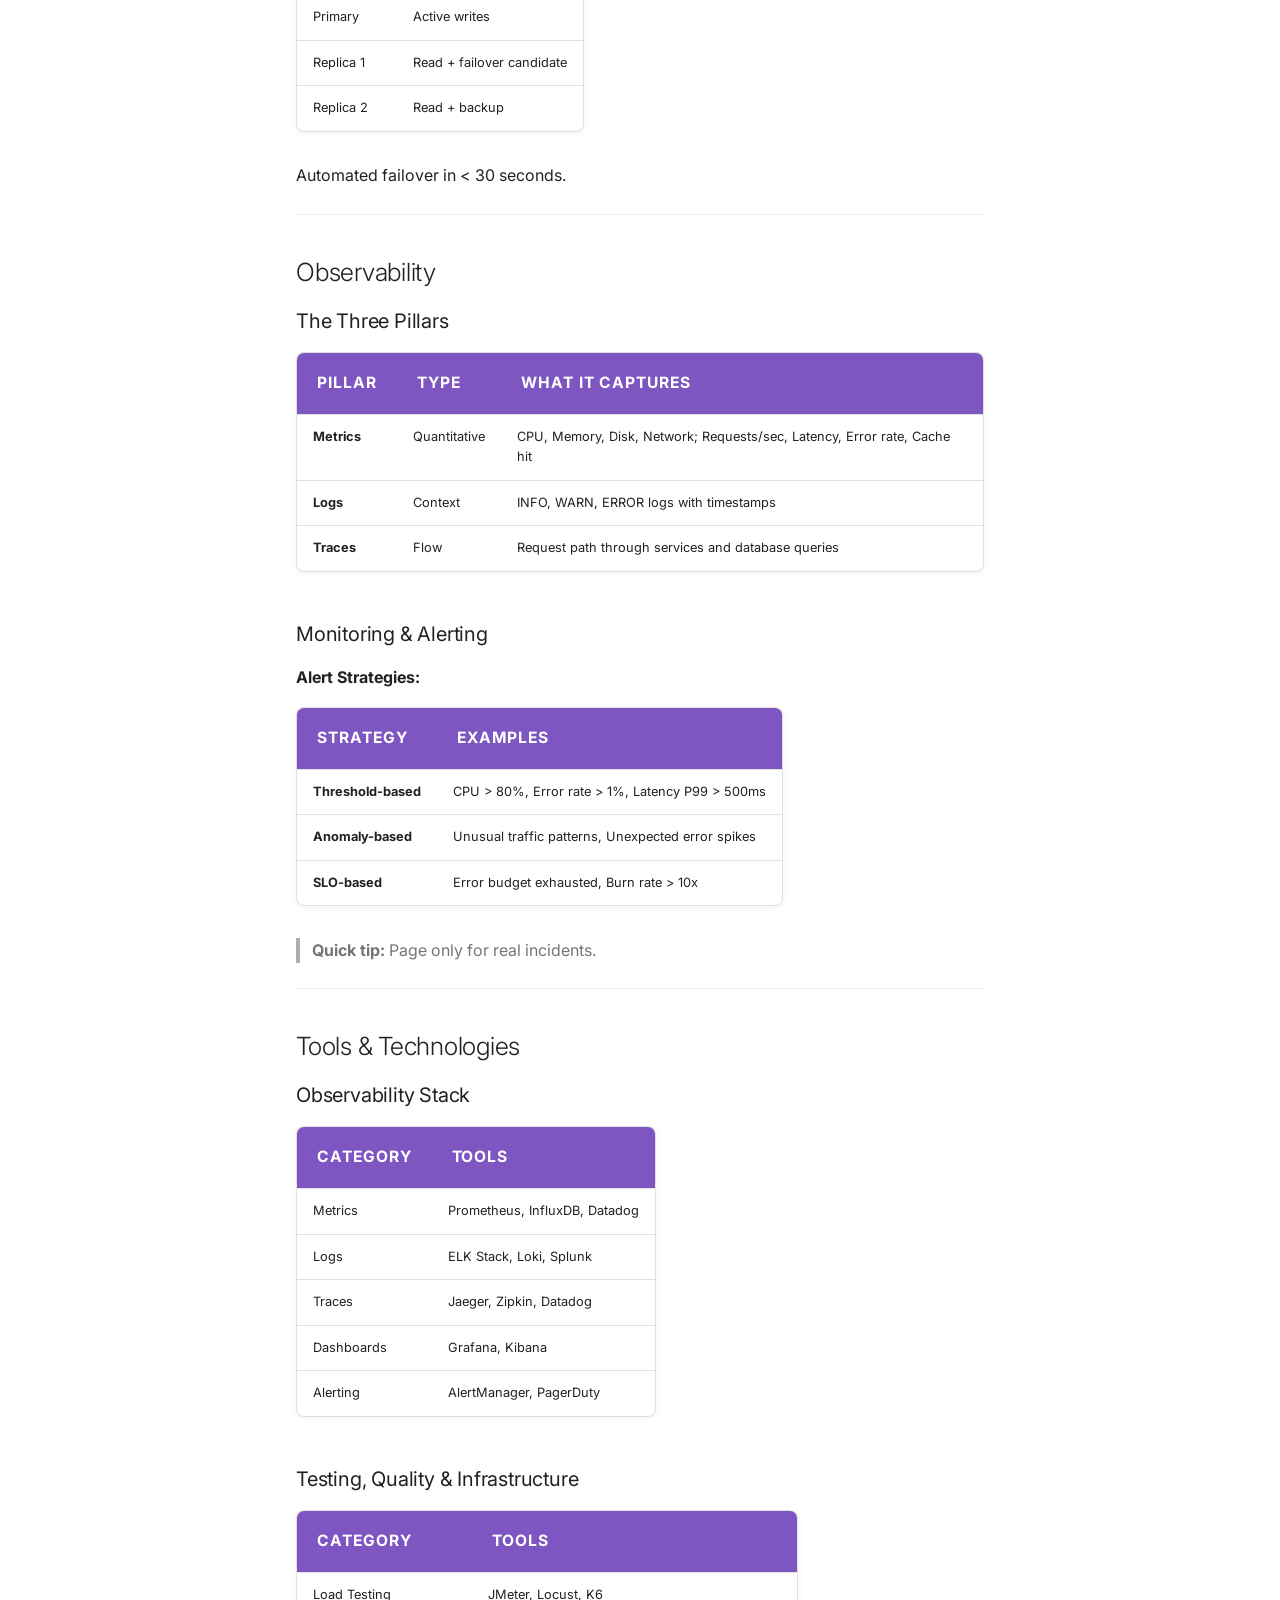
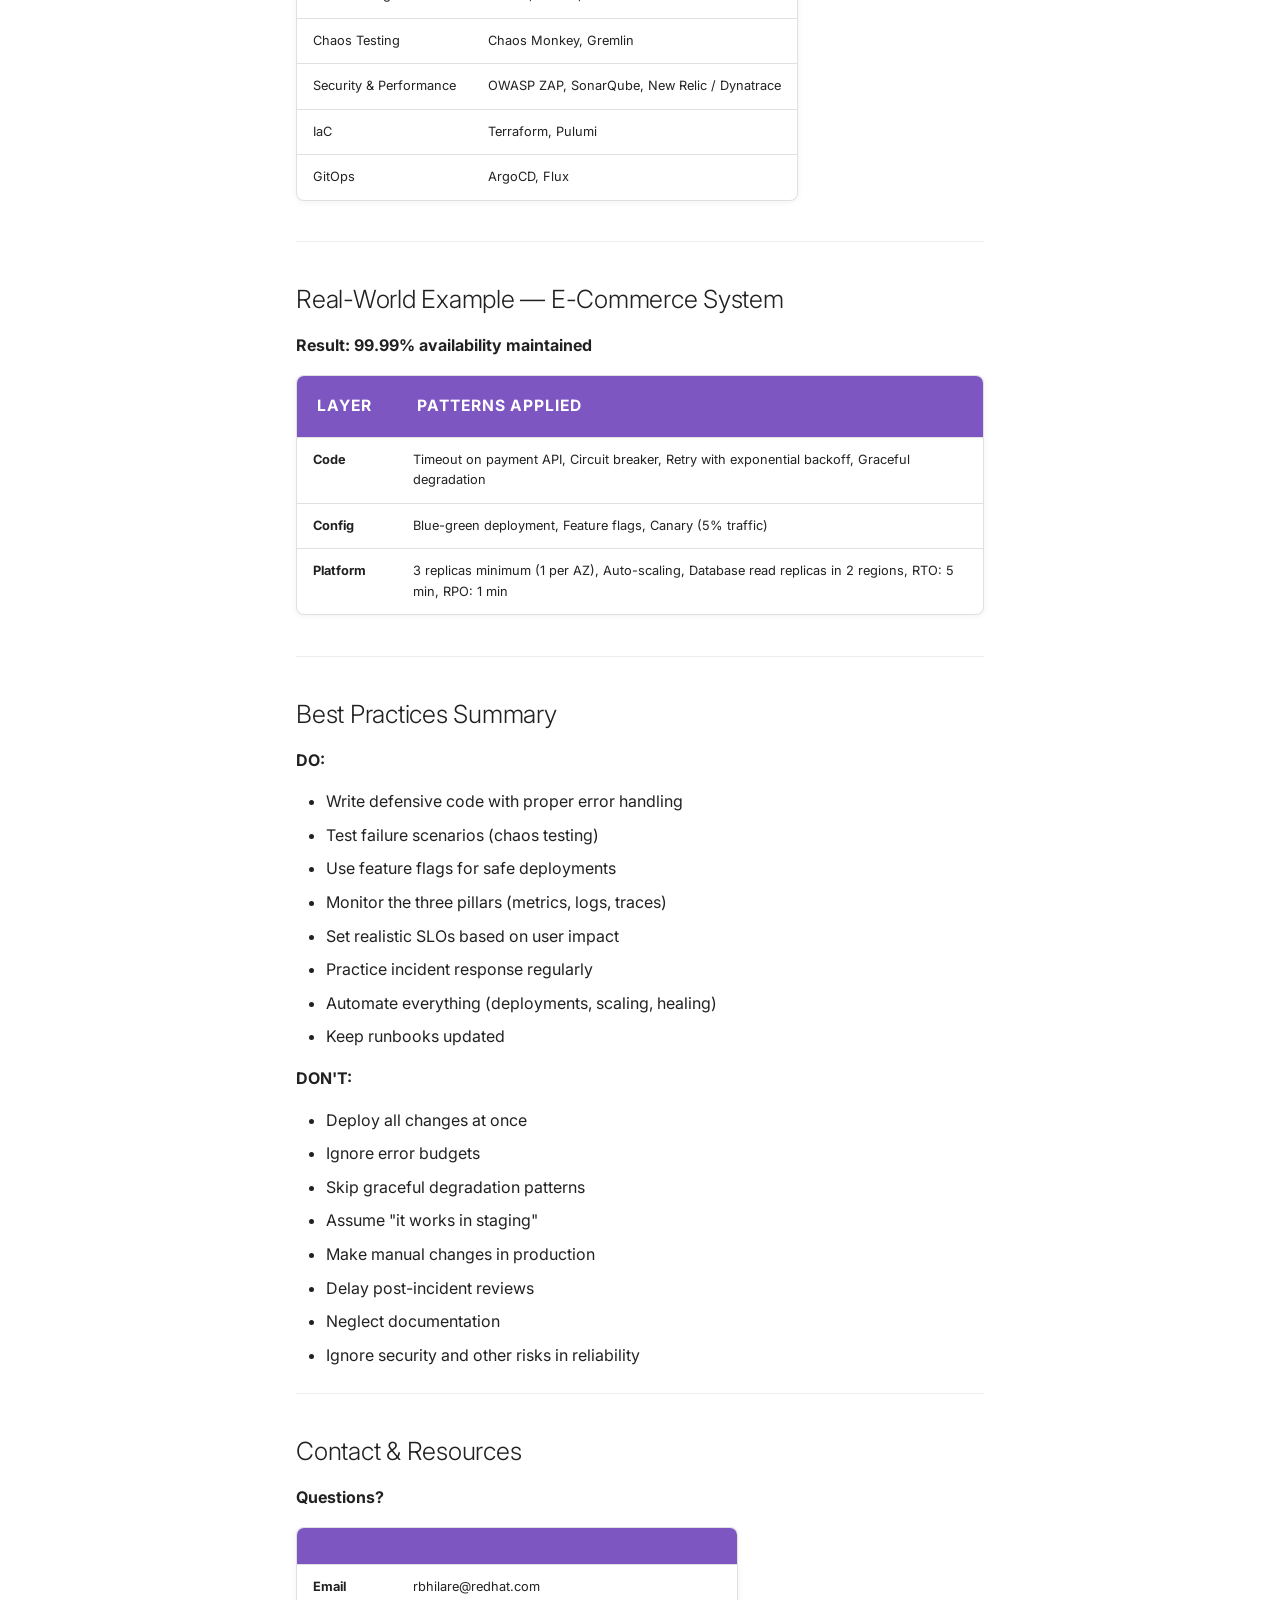
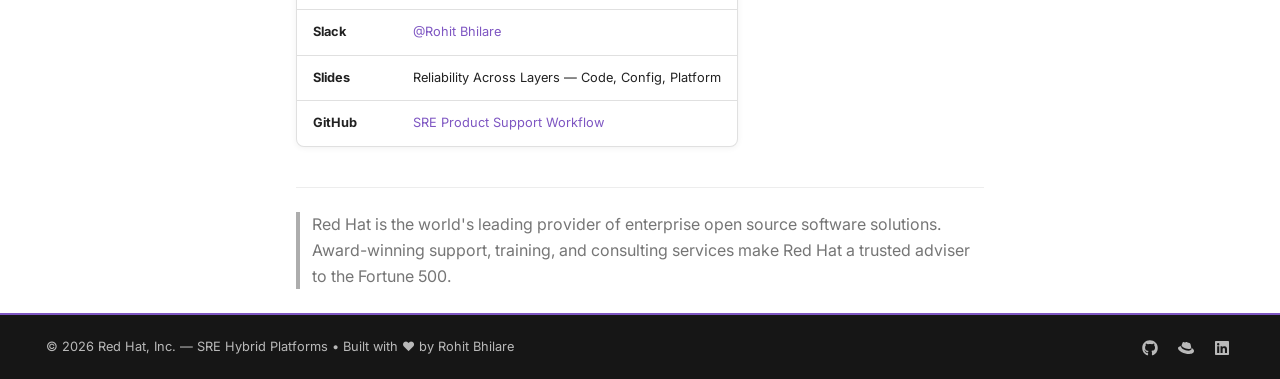
<file: sessions/01-RELIABILITY-ACROSS-LAYERS/index.html>
<!doctype html>
<html lang="en" class="no-js">
  <head>
    
      <meta charset="utf-8">
      <meta name="viewport" content="width=device-width,initial-scale=1">
      
        <meta name="description" content="SRE knowledge transfer sessions for OpenShift Container Platform">
      
      
        <meta name="author" content="Rohit Bhilare">
      
      
      
        <link rel="prev" href="../00-MASTER-SESSION-PLAN/">
      
      
        <link rel="next" href="../02-FOLLOW-THE-SUN-MODEL/">
      
      
        
      
      
      <link rel="icon" href="../../assets/images/favicon.png">
      <meta name="generator" content="mkdocs-1.6.1, mkdocs-material-9.7.7">
    
    
      
        <title>Session 1: Reliability Across Layers - SRE Best Practices — How We Do Things</title>
      
    
    
      <link rel="stylesheet" href="../../assets/stylesheets/main.ec1eaa64.min.css">
      
        
        <link rel="stylesheet" href="../../assets/stylesheets/palette.ab4e12ef.min.css">
      
      


    
    
      
    
    
      
        
        
        <link rel="preconnect" href="https://fonts.gstatic.com" crossorigin>
        <link rel="stylesheet" href="https://fonts.googleapis.com/css?family=Inter:300,300i,400,400i,700,700i%7CJetBrains+Mono:400,400i,700,700i&display=fallback">
        <style>:root{--md-text-font:"Inter";--md-code-font:"JetBrains Mono"}</style>
      
    
    
      <link rel="stylesheet" href="../../stylesheets/extra.css">
    
    <script>__md_scope=new URL("../..",location),__md_hash=e=>[...e].reduce(((e,_)=>(e<<5)-e+_.charCodeAt(0)),0),__md_get=(e,_=localStorage,t=__md_scope)=>JSON.parse(_.getItem(t.pathname+"."+e)),__md_set=(e,_,t=localStorage,a=__md_scope)=>{try{t.setItem(a.pathname+"."+e,JSON.stringify(_))}catch(e){}}</script>
    
      

    
    
  </head>
  
  
    
    
      
    
    
    
    
    <body dir="ltr" data-md-color-scheme="default" data-md-color-primary="deep-purple" data-md-color-accent="amber">
  
    
    <input class="md-toggle" data-md-toggle="drawer" type="checkbox" id="__drawer" autocomplete="off">
    <input class="md-toggle" data-md-toggle="search" type="checkbox" id="__search" autocomplete="off">
    <label class="md-overlay" for="__drawer"></label>
    <div data-md-component="skip">
      
        
        <a href="#session-1-reliability-across-layers" class="md-skip">
          Skip to content
        </a>
      
    </div>
    <div data-md-component="announce">
      
    </div>
    
    
      

  

<header class="md-header md-header--shadow md-header--lifted" data-md-component="header">
  <nav class="md-header__inner md-grid" aria-label="Header">
    <a href="../.." title="SRE Best Practices — How We Do Things" class="md-header__button md-logo" aria-label="SRE Best Practices — How We Do Things" data-md-component="logo">
      
  
  <svg xmlns="http://www.w3.org/2000/svg" viewBox="0 0 24 24"><path d="m10 17-4-4 1.41-1.41L10 14.17l6.59-6.59L18 9m-6-8L3 5v6c0 5.55 3.84 10.74 9 12 5.16-1.26 9-6.45 9-12V5z"/></svg>

    </a>
    <label class="md-header__button md-icon" for="__drawer">
      
      <svg xmlns="http://www.w3.org/2000/svg" viewBox="0 0 24 24"><path d="M3 6h18v2H3zm0 5h18v2H3zm0 5h18v2H3z"/></svg>
    </label>
    <div class="md-header__title" data-md-component="header-title">
      <div class="md-header__ellipsis">
        <div class="md-header__topic">
          <span class="md-ellipsis">
            SRE Best Practices — How We Do Things
          </span>
        </div>
        <div class="md-header__topic" data-md-component="header-topic">
          <span class="md-ellipsis">
            
              Session 1: Reliability Across Layers
            
          </span>
        </div>
      </div>
    </div>
    
      
        <form class="md-header__option" data-md-component="palette">
  
    
    
    
    <input class="md-option" data-md-color-media="" data-md-color-scheme="default" data-md-color-primary="deep-purple" data-md-color-accent="amber"  aria-label="Switch to dark mode"  type="radio" name="__palette" id="__palette_0">
    
      <label class="md-header__button md-icon" title="Switch to dark mode" for="__palette_1" hidden>
        <svg xmlns="http://www.w3.org/2000/svg" viewBox="0 0 24 24"><path d="m17.75 4.09-2.53 1.94.91 3.06-2.63-1.81-2.63 1.81.91-3.06-2.53-1.94L12.44 4l1.06-3 1.06 3zm3.5 6.91-1.64 1.25.59 1.98-1.7-1.17-1.7 1.17.59-1.98L15.75 11l2.06-.05L18.5 9l.69 1.95zm-2.28 4.95c.83-.08 1.72 1.1 1.19 1.85-.32.45-.66.87-1.08 1.27C15.17 23 8.84 23 4.94 19.07c-3.91-3.9-3.91-10.24 0-14.14.4-.4.82-.76 1.27-1.08.75-.53 1.93.36 1.85 1.19-.27 2.86.69 5.83 2.89 8.02a9.96 9.96 0 0 0 8.02 2.89m-1.64 2.02a12.08 12.08 0 0 1-7.8-3.47c-2.17-2.19-3.33-5-3.49-7.82-2.81 3.14-2.7 7.96.31 10.98 3.02 3.01 7.84 3.12 10.98.31"/></svg>
      </label>
    
  
    
    
    
    <input class="md-option" data-md-color-media="" data-md-color-scheme="slate" data-md-color-primary="deep-purple" data-md-color-accent="amber"  aria-label="Switch to light mode"  type="radio" name="__palette" id="__palette_1">
    
      <label class="md-header__button md-icon" title="Switch to light mode" for="__palette_0" hidden>
        <svg xmlns="http://www.w3.org/2000/svg" viewBox="0 0 24 24"><path d="M12 7a5 5 0 0 1 5 5 5 5 0 0 1-5 5 5 5 0 0 1-5-5 5 5 0 0 1 5-5m0 2a3 3 0 0 0-3 3 3 3 0 0 0 3 3 3 3 0 0 0 3-3 3 3 0 0 0-3-3m0-7 2.39 3.42C13.65 5.15 12.84 5 12 5s-1.65.15-2.39.42zM3.34 7l4.16-.35A7.2 7.2 0 0 0 5.94 8.5c-.44.74-.69 1.5-.83 2.29zm.02 10 1.76-3.77a7.131 7.131 0 0 0 2.38 4.14zM20.65 7l-1.77 3.79a7.02 7.02 0 0 0-2.38-4.15zm-.01 10-4.14.36c.59-.51 1.12-1.14 1.54-1.86.42-.73.69-1.5.83-2.29zM12 22l-2.41-3.44c.74.27 1.55.44 2.41.44.82 0 1.63-.17 2.37-.44z"/></svg>
      </label>
    
  
</form>
      
    
    
      <script>var palette=__md_get("__palette");if(palette&&palette.color){if("(prefers-color-scheme)"===palette.color.media){var media=matchMedia("(prefers-color-scheme: light)"),input=document.querySelector(media.matches?"[data-md-color-media='(prefers-color-scheme: light)']":"[data-md-color-media='(prefers-color-scheme: dark)']");palette.color.media=input.getAttribute("data-md-color-media"),palette.color.scheme=input.getAttribute("data-md-color-scheme"),palette.color.primary=input.getAttribute("data-md-color-primary"),palette.color.accent=input.getAttribute("data-md-color-accent")}for(var[key,value]of Object.entries(palette.color))document.body.setAttribute("data-md-color-"+key,value)}</script>
    
    
    
      
      
        <label class="md-header__button md-icon" for="__search">
          
          <svg xmlns="http://www.w3.org/2000/svg" viewBox="0 0 24 24"><path d="M9.5 3A6.5 6.5 0 0 1 16 9.5c0 1.61-.59 3.09-1.56 4.23l.27.27h.79l5 5-1.5 1.5-5-5v-.79l-.27-.27A6.52 6.52 0 0 1 9.5 16 6.5 6.5 0 0 1 3 9.5 6.5 6.5 0 0 1 9.5 3m0 2C7 5 5 7 5 9.5S7 14 9.5 14 14 12 14 9.5 12 5 9.5 5"/></svg>
        </label>
        <div class="md-search" data-md-component="search" role="dialog">
  <label class="md-search__overlay" for="__search"></label>
  <div class="md-search__inner" role="search">
    <form class="md-search__form" name="search">
      <input type="text" class="md-search__input" name="query" aria-label="Search" placeholder="Search" autocapitalize="off" autocorrect="off" autocomplete="off" spellcheck="false" data-md-component="search-query" required>
      <label class="md-search__icon md-icon" for="__search">
        
        <svg xmlns="http://www.w3.org/2000/svg" viewBox="0 0 24 24"><path d="M9.5 3A6.5 6.5 0 0 1 16 9.5c0 1.61-.59 3.09-1.56 4.23l.27.27h.79l5 5-1.5 1.5-5-5v-.79l-.27-.27A6.52 6.52 0 0 1 9.5 16 6.5 6.5 0 0 1 3 9.5 6.5 6.5 0 0 1 9.5 3m0 2C7 5 5 7 5 9.5S7 14 9.5 14 14 12 14 9.5 12 5 9.5 5"/></svg>
        
        <svg xmlns="http://www.w3.org/2000/svg" viewBox="0 0 24 24"><path d="M20 11v2H8l5.5 5.5-1.42 1.42L4.16 12l7.92-7.92L13.5 5.5 8 11z"/></svg>
      </label>
      <nav class="md-search__options" aria-label="Search">
        
          <a href="javascript:void(0)" class="md-search__icon md-icon" title="Share" aria-label="Share" data-clipboard data-clipboard-text="" data-md-component="search-share" tabindex="-1">
            
            <svg xmlns="http://www.w3.org/2000/svg" viewBox="0 0 24 24"><path d="M18 16.08c-.76 0-1.44.3-1.96.77L8.91 12.7c.05-.23.09-.46.09-.7s-.04-.47-.09-.7l7.05-4.11c.54.5 1.25.81 2.04.81a3 3 0 0 0 3-3 3 3 0 0 0-3-3 3 3 0 0 0-3 3c0 .24.04.47.09.7L8.04 9.81C7.5 9.31 6.79 9 6 9a3 3 0 0 0-3 3 3 3 0 0 0 3 3c.79 0 1.5-.31 2.04-.81l7.12 4.15c-.05.21-.08.43-.08.66 0 1.61 1.31 2.91 2.92 2.91s2.92-1.3 2.92-2.91A2.92 2.92 0 0 0 18 16.08"/></svg>
          </a>
        
        <button type="reset" class="md-search__icon md-icon" title="Clear" aria-label="Clear" tabindex="-1">
          
          <svg xmlns="http://www.w3.org/2000/svg" viewBox="0 0 24 24"><path d="M19 6.41 17.59 5 12 10.59 6.41 5 5 6.41 10.59 12 5 17.59 6.41 19 12 13.41 17.59 19 19 17.59 13.41 12z"/></svg>
        </button>
      </nav>
      
        <div class="md-search__suggest" data-md-component="search-suggest"></div>
      
    </form>
    <div class="md-search__output">
      <div class="md-search__scrollwrap" tabindex="0" data-md-scrollfix>
        <div class="md-search-result" data-md-component="search-result">
          <div class="md-search-result__meta">
            Initializing search
          </div>
          <ol class="md-search-result__list" role="presentation"></ol>
        </div>
      </div>
    </div>
  </div>
</div>
      
    
    
      <div class="md-header__source">
        <a href="https://github.com/rbhilare/sre-functions" title="Go to repository" class="md-source" data-md-component="source">
  <div class="md-source__icon md-icon">
    
    <svg xmlns="http://www.w3.org/2000/svg" viewBox="0 0 512 512"><!--! Font Awesome Free 7.1.0 by @fontawesome - https://fontawesome.com License - https://fontawesome.com/license/free (Icons: CC BY 4.0, Fonts: SIL OFL 1.1, Code: MIT License) Copyright 2025 Fonticons, Inc.--><path d="M173.9 397.4c0 2-2.3 3.6-5.2 3.6-3.3.3-5.6-1.3-5.6-3.6 0-2 2.3-3.6 5.2-3.6 3-.3 5.6 1.3 5.6 3.6m-31.1-4.5c-.7 2 1.3 4.3 4.3 4.9 2.6 1 5.6 0 6.2-2s-1.3-4.3-4.3-5.2c-2.6-.7-5.5.3-6.2 2.3m44.2-1.7c-2.9.7-4.9 2.6-4.6 4.9.3 2 2.9 3.3 5.9 2.6 2.9-.7 4.9-2.6 4.6-4.6-.3-1.9-3-3.2-5.9-2.9M252.8 8C114.1 8 8 113.3 8 252c0 110.9 69.8 205.8 169.5 239.2 12.8 2.3 17.3-5.6 17.3-12.1 0-6.2-.3-40.4-.3-61.4 0 0-70 15-84.7-29.8 0 0-11.4-29.1-27.8-36.6 0 0-22.9-15.7 1.6-15.4 0 0 24.9 2 38.6 25.8 21.9 38.6 58.6 27.5 72.9 20.9 2.3-16 8.8-27.1 16-33.7-55.9-6.2-112.3-14.3-112.3-110.5 0-27.5 7.6-41.3 23.6-58.9-2.6-6.5-11.1-33.3 2.6-67.9 20.9-6.5 69 27 69 27 20-5.6 41.5-8.5 62.8-8.5s42.8 2.9 62.8 8.5c0 0 48.1-33.6 69-27 13.7 34.7 5.2 61.4 2.6 67.9 16 17.7 25.8 31.5 25.8 58.9 0 96.5-58.9 104.2-114.8 110.5 9.2 7.9 17 22.9 17 46.4 0 33.7-.3 75.4-.3 83.6 0 6.5 4.6 14.4 17.3 12.1C436.2 457.8 504 362.9 504 252 504 113.3 391.5 8 252.8 8M105.2 352.9c-1.3 1-1 3.3.7 5.2 1.6 1.6 3.9 2.3 5.2 1 1.3-1 1-3.3-.7-5.2-1.6-1.6-3.9-2.3-5.2-1m-10.8-8.1c-.7 1.3.3 2.9 2.3 3.9 1.6 1 3.6.7 4.3-.7.7-1.3-.3-2.9-2.3-3.9-2-.6-3.6-.3-4.3.7m32.4 35.6c-1.6 1.3-1 4.3 1.3 6.2 2.3 2.3 5.2 2.6 6.5 1 1.3-1.3.7-4.3-1.3-6.2-2.2-2.3-5.2-2.6-6.5-1m-11.4-14.7c-1.6 1-1.6 3.6 0 5.9s4.3 3.3 5.6 2.3c1.6-1.3 1.6-3.9 0-6.2-1.4-2.3-4-3.3-5.6-2"/></svg>
  </div>
  <div class="md-source__repository">
    rbhilare/sre-functions
  </div>
</a>
      </div>
    
  </nav>
  
    
      
<nav class="md-tabs" aria-label="Tabs" data-md-component="tabs">
  <div class="md-grid">
    <ul class="md-tabs__list">
      
        
  
  
  
  
    <li class="md-tabs__item">
      <a href="../.." class="md-tabs__link">
        
  
  
    
  
  Home

      </a>
    </li>
  

      
        
  
  
  
  
    <li class="md-tabs__item">
      <a href="../00-MASTER-SESSION-PLAN/" class="md-tabs__link">
        
  
  
    
  
  Session Plan

      </a>
    </li>
  

      
        
  
  
  
    
  
  
    
    
      <li class="md-tabs__item md-tabs__item--active">
        <a href="./" class="md-tabs__link">
          
  
  
    
  
  Content Sessions

        </a>
      </li>
    
  

      
        
  
  
  
  
    
    
      <li class="md-tabs__item">
        <a href="../03-INSIDE-SRE-ASK-AND-DISCUSS/" class="md-tabs__link">
          
  
  
    
  
  Q&A Sessions

        </a>
      </li>
    
  

      
    </ul>
  </div>
</nav>
    
  
</header>
    
    <div class="md-container" data-md-component="container">
      
      
        
      
      <main class="md-main" data-md-component="main">
        <div class="md-main__inner md-grid">
          
            
              
              <div class="md-sidebar md-sidebar--primary" data-md-component="sidebar" data-md-type="navigation" >
                <div class="md-sidebar__scrollwrap">
                  <div class="md-sidebar__inner">
                    


  


<nav class="md-nav md-nav--primary md-nav--lifted" aria-label="Navigation" data-md-level="0">
  <label class="md-nav__title" for="__drawer">
    <a href="../.." title="SRE Best Practices — How We Do Things" class="md-nav__button md-logo" aria-label="SRE Best Practices — How We Do Things" data-md-component="logo">
      
  
  <svg xmlns="http://www.w3.org/2000/svg" viewBox="0 0 24 24"><path d="m10 17-4-4 1.41-1.41L10 14.17l6.59-6.59L18 9m-6-8L3 5v6c0 5.55 3.84 10.74 9 12 5.16-1.26 9-6.45 9-12V5z"/></svg>

    </a>
    SRE Best Practices — How We Do Things
  </label>
  
    <div class="md-nav__source">
      <a href="https://github.com/rbhilare/sre-functions" title="Go to repository" class="md-source" data-md-component="source">
  <div class="md-source__icon md-icon">
    
    <svg xmlns="http://www.w3.org/2000/svg" viewBox="0 0 512 512"><!--! Font Awesome Free 7.1.0 by @fontawesome - https://fontawesome.com License - https://fontawesome.com/license/free (Icons: CC BY 4.0, Fonts: SIL OFL 1.1, Code: MIT License) Copyright 2025 Fonticons, Inc.--><path d="M173.9 397.4c0 2-2.3 3.6-5.2 3.6-3.3.3-5.6-1.3-5.6-3.6 0-2 2.3-3.6 5.2-3.6 3-.3 5.6 1.3 5.6 3.6m-31.1-4.5c-.7 2 1.3 4.3 4.3 4.9 2.6 1 5.6 0 6.2-2s-1.3-4.3-4.3-5.2c-2.6-.7-5.5.3-6.2 2.3m44.2-1.7c-2.9.7-4.9 2.6-4.6 4.9.3 2 2.9 3.3 5.9 2.6 2.9-.7 4.9-2.6 4.6-4.6-.3-1.9-3-3.2-5.9-2.9M252.8 8C114.1 8 8 113.3 8 252c0 110.9 69.8 205.8 169.5 239.2 12.8 2.3 17.3-5.6 17.3-12.1 0-6.2-.3-40.4-.3-61.4 0 0-70 15-84.7-29.8 0 0-11.4-29.1-27.8-36.6 0 0-22.9-15.7 1.6-15.4 0 0 24.9 2 38.6 25.8 21.9 38.6 58.6 27.5 72.9 20.9 2.3-16 8.8-27.1 16-33.7-55.9-6.2-112.3-14.3-112.3-110.5 0-27.5 7.6-41.3 23.6-58.9-2.6-6.5-11.1-33.3 2.6-67.9 20.9-6.5 69 27 69 27 20-5.6 41.5-8.5 62.8-8.5s42.8 2.9 62.8 8.5c0 0 48.1-33.6 69-27 13.7 34.7 5.2 61.4 2.6 67.9 16 17.7 25.8 31.5 25.8 58.9 0 96.5-58.9 104.2-114.8 110.5 9.2 7.9 17 22.9 17 46.4 0 33.7-.3 75.4-.3 83.6 0 6.5 4.6 14.4 17.3 12.1C436.2 457.8 504 362.9 504 252 504 113.3 391.5 8 252.8 8M105.2 352.9c-1.3 1-1 3.3.7 5.2 1.6 1.6 3.9 2.3 5.2 1 1.3-1 1-3.3-.7-5.2-1.6-1.6-3.9-2.3-5.2-1m-10.8-8.1c-.7 1.3.3 2.9 2.3 3.9 1.6 1 3.6.7 4.3-.7.7-1.3-.3-2.9-2.3-3.9-2-.6-3.6-.3-4.3.7m32.4 35.6c-1.6 1.3-1 4.3 1.3 6.2 2.3 2.3 5.2 2.6 6.5 1 1.3-1.3.7-4.3-1.3-6.2-2.2-2.3-5.2-2.6-6.5-1m-11.4-14.7c-1.6 1-1.6 3.6 0 5.9s4.3 3.3 5.6 2.3c1.6-1.3 1.6-3.9 0-6.2-1.4-2.3-4-3.3-5.6-2"/></svg>
  </div>
  <div class="md-source__repository">
    rbhilare/sre-functions
  </div>
</a>
    </div>
  
  <ul class="md-nav__list" data-md-scrollfix>
    
      
      
  
  
  
  
    <li class="md-nav__item">
      <a href="../.." class="md-nav__link">
        
  
  
  <span class="md-ellipsis">
    
  
    Home
  

    
  </span>
  
  

      </a>
    </li>
  

    
      
      
  
  
  
  
    <li class="md-nav__item">
      <a href="../00-MASTER-SESSION-PLAN/" class="md-nav__link">
        
  
  
  <span class="md-ellipsis">
    
  
    Session Plan
  

    
  </span>
  
  

      </a>
    </li>
  

    
      
      
  
  
    
  
  
  
    
    
      
        
      
        
      
        
      
        
      
        
      
        
      
    
    
    
      
        
        
      
      
        
      
    
    
    <li class="md-nav__item md-nav__item--active md-nav__item--section md-nav__item--nested">
      
        
        
        <input class="md-nav__toggle md-toggle " type="checkbox" id="__nav_3" checked>
        
          
          <label class="md-nav__link" for="__nav_3" id="__nav_3_label" tabindex="">
            
  
  
  <span class="md-ellipsis">
    
  
    Content Sessions
  

    
  </span>
  
  

            <span class="md-nav__icon md-icon"></span>
          </label>
        
        <nav class="md-nav" data-md-level="1" aria-labelledby="__nav_3_label" aria-expanded="true">
          <label class="md-nav__title" for="__nav_3">
            <span class="md-nav__icon md-icon"></span>
            
  
    Content Sessions
  

          </label>
          <ul class="md-nav__list" data-md-scrollfix>
            
              
                
  
  
    
  
  
  
    <li class="md-nav__item md-nav__item--active">
      
      <input class="md-nav__toggle md-toggle" type="checkbox" id="__toc">
      
      
        
      
      
        <label class="md-nav__link md-nav__link--active" for="__toc">
          
  
  
  <span class="md-ellipsis">
    
  
    Session 1: Reliability Across Layers
  

    
  </span>
  
  

          <span class="md-nav__icon md-icon"></span>
        </label>
      
      <a href="./" class="md-nav__link md-nav__link--active">
        
  
  
  <span class="md-ellipsis">
    
  
    Session 1: Reliability Across Layers
  

    
  </span>
  
  

      </a>
      
        

<nav class="md-nav md-nav--secondary" aria-label="Table of contents">
  
  
  
    
  
  
    <label class="md-nav__title" for="__toc">
      <span class="md-nav__icon md-icon"></span>
      Table of contents
    </label>
    <ul class="md-nav__list" data-md-component="toc" data-md-scrollfix>
      
        <li class="md-nav__item">
  <a href="#agenda" class="md-nav__link">
    <span class="md-ellipsis">
      
        Agenda
      
    </span>
  </a>
  
</li>
      
        <li class="md-nav__item">
  <a href="#what-is-reliability" class="md-nav__link">
    <span class="md-ellipsis">
      
        What is Reliability?
      
    </span>
  </a>
  
    <nav class="md-nav" aria-label="What is Reliability?">
      <ul class="md-nav__list">
        
          <li class="md-nav__item">
  <a href="#sli-slo-sla-framework" class="md-nav__link">
    <span class="md-ellipsis">
      
        SLI, SLO, SLA Framework
      
    </span>
  </a>
  
</li>
        
          <li class="md-nav__item">
  <a href="#error-budget-mttrmttf" class="md-nav__link">
    <span class="md-ellipsis">
      
        Error Budget &amp; MTTR/MTTF
      
    </span>
  </a>
  
</li>
        
      </ul>
    </nav>
  
</li>
      
        <li class="md-nav__item">
  <a href="#code-layer-reliability-patterns" class="md-nav__link">
    <span class="md-ellipsis">
      
        Code Layer — Reliability Patterns
      
    </span>
  </a>
  
    <nav class="md-nav" aria-label="Code Layer — Reliability Patterns">
      <ul class="md-nav__list">
        
          <li class="md-nav__item">
  <a href="#defensive-programming" class="md-nav__link">
    <span class="md-ellipsis">
      
        Defensive Programming
      
    </span>
  </a>
  
</li>
        
          <li class="md-nav__item">
  <a href="#circuit-breaker-pattern" class="md-nav__link">
    <span class="md-ellipsis">
      
        Circuit Breaker Pattern
      
    </span>
  </a>
  
</li>
        
          <li class="md-nav__item">
  <a href="#retry-with-exponential-backoff" class="md-nav__link">
    <span class="md-ellipsis">
      
        Retry with Exponential Backoff
      
    </span>
  </a>
  
</li>
        
          <li class="md-nav__item">
  <a href="#graceful-degradation" class="md-nav__link">
    <span class="md-ellipsis">
      
        Graceful Degradation
      
    </span>
  </a>
  
</li>
        
          <li class="md-nav__item">
  <a href="#timeouts" class="md-nav__link">
    <span class="md-ellipsis">
      
        Timeouts
      
    </span>
  </a>
  
</li>
        
      </ul>
    </nav>
  
</li>
      
        <li class="md-nav__item">
  <a href="#config-layer-reliability" class="md-nav__link">
    <span class="md-ellipsis">
      
        Config Layer — Reliability
      
    </span>
  </a>
  
    <nav class="md-nav" aria-label="Config Layer — Reliability">
      <ul class="md-nav__list">
        
          <li class="md-nav__item">
  <a href="#infrastructure-as-code-iac" class="md-nav__link">
    <span class="md-ellipsis">
      
        Infrastructure as Code (IaC)
      
    </span>
  </a>
  
</li>
        
          <li class="md-nav__item">
  <a href="#deployment-strategies-feature-flags" class="md-nav__link">
    <span class="md-ellipsis">
      
        Deployment Strategies &amp; Feature Flags
      
    </span>
  </a>
  
</li>
        
      </ul>
    </nav>
  
</li>
      
        <li class="md-nav__item">
  <a href="#platform-layer-reliability" class="md-nav__link">
    <span class="md-ellipsis">
      
        Platform Layer — Reliability
      
    </span>
  </a>
  
    <nav class="md-nav" aria-label="Platform Layer — Reliability">
      <ul class="md-nav__list">
        
          <li class="md-nav__item">
  <a href="#redundancy-high-availability" class="md-nav__link">
    <span class="md-ellipsis">
      
        Redundancy &amp; High Availability
      
    </span>
  </a>
  
</li>
        
          <li class="md-nav__item">
  <a href="#self-healing-resource-quotas" class="md-nav__link">
    <span class="md-ellipsis">
      
        Self-Healing &amp; Resource Quotas
      
    </span>
  </a>
  
</li>
        
          <li class="md-nav__item">
  <a href="#pod-disruption-budgets" class="md-nav__link">
    <span class="md-ellipsis">
      
        Pod Disruption Budgets
      
    </span>
  </a>
  
</li>
        
          <li class="md-nav__item">
  <a href="#service-mesh-database-reliability" class="md-nav__link">
    <span class="md-ellipsis">
      
        Service Mesh &amp; Database Reliability
      
    </span>
  </a>
  
</li>
        
      </ul>
    </nav>
  
</li>
      
        <li class="md-nav__item">
  <a href="#observability" class="md-nav__link">
    <span class="md-ellipsis">
      
        Observability
      
    </span>
  </a>
  
    <nav class="md-nav" aria-label="Observability">
      <ul class="md-nav__list">
        
          <li class="md-nav__item">
  <a href="#the-three-pillars" class="md-nav__link">
    <span class="md-ellipsis">
      
        The Three Pillars
      
    </span>
  </a>
  
</li>
        
          <li class="md-nav__item">
  <a href="#monitoring-alerting" class="md-nav__link">
    <span class="md-ellipsis">
      
        Monitoring &amp; Alerting
      
    </span>
  </a>
  
</li>
        
      </ul>
    </nav>
  
</li>
      
        <li class="md-nav__item">
  <a href="#tools-technologies" class="md-nav__link">
    <span class="md-ellipsis">
      
        Tools &amp; Technologies
      
    </span>
  </a>
  
    <nav class="md-nav" aria-label="Tools &amp; Technologies">
      <ul class="md-nav__list">
        
          <li class="md-nav__item">
  <a href="#observability-stack" class="md-nav__link">
    <span class="md-ellipsis">
      
        Observability Stack
      
    </span>
  </a>
  
</li>
        
          <li class="md-nav__item">
  <a href="#testing-quality-infrastructure" class="md-nav__link">
    <span class="md-ellipsis">
      
        Testing, Quality &amp; Infrastructure
      
    </span>
  </a>
  
</li>
        
      </ul>
    </nav>
  
</li>
      
        <li class="md-nav__item">
  <a href="#real-world-example-e-commerce-system" class="md-nav__link">
    <span class="md-ellipsis">
      
        Real-World Example — E-Commerce System
      
    </span>
  </a>
  
</li>
      
        <li class="md-nav__item">
  <a href="#best-practices-summary" class="md-nav__link">
    <span class="md-ellipsis">
      
        Best Practices Summary
      
    </span>
  </a>
  
</li>
      
        <li class="md-nav__item">
  <a href="#contact-resources" class="md-nav__link">
    <span class="md-ellipsis">
      
        Contact &amp; Resources
      
    </span>
  </a>
  
</li>
      
    </ul>
  
</nav>
      
    </li>
  

              
            
              
                
  
  
  
  
    <li class="md-nav__item">
      <a href="../02-FOLLOW-THE-SUN-MODEL/" class="md-nav__link">
        
  
  
  <span class="md-ellipsis">
    
  
    Session 2: Follow-the-Sun Model
  

    
  </span>
  
  

      </a>
    </li>
  

              
            
              
                
  
  
  
  
    <li class="md-nav__item">
      <a href="../04-HOW-WE-RUN-SRE/" class="md-nav__link">
        
  
  
  <span class="md-ellipsis">
    
  
    Session 4: How We Run SRE
  

    
  </span>
  
  

      </a>
    </li>
  

              
            
              
                
  
  
  
  
    <li class="md-nav__item">
      <a href="../05-HOW-WE-OPERATE-OCP-CLUSTERS/" class="md-nav__link">
        
  
  
  <span class="md-ellipsis">
    
  
    Session 5: How We Operate OCP Clusters
  

    
  </span>
  
  

      </a>
    </li>
  

              
            
              
                
  
  
  
  
    <li class="md-nav__item">
      <a href="../07-HOW-WE-MONITOR-AND-ALERT/" class="md-nav__link">
        
  
  
  <span class="md-ellipsis">
    
  
    Session 7: How We Monitor and Alert
  

    
  </span>
  
  

      </a>
    </li>
  

              
            
              
                
  
  
  
  
    <li class="md-nav__item">
      <a href="../08-HOW-WE-HANDLE-INCIDENTS/" class="md-nav__link">
        
  
  
  <span class="md-ellipsis">
    
  
    Session 8: How We Handle Incidents
  

    
  </span>
  
  

      </a>
    </li>
  

              
            
          </ul>
        </nav>
      
    </li>
  

    
      
      
  
  
  
  
    
    
      
        
      
        
      
        
      
    
    
    
      
      
        
      
    
    
    <li class="md-nav__item md-nav__item--nested">
      
        
        
          
        
        <input class="md-nav__toggle md-toggle md-toggle--indeterminate" type="checkbox" id="__nav_4" >
        
          
          <label class="md-nav__link" for="__nav_4" id="__nav_4_label" tabindex="0">
            
  
  
  <span class="md-ellipsis">
    
  
    Q&A Sessions
  

    
  </span>
  
  

            <span class="md-nav__icon md-icon"></span>
          </label>
        
        <nav class="md-nav" data-md-level="1" aria-labelledby="__nav_4_label" aria-expanded="false">
          <label class="md-nav__title" for="__nav_4">
            <span class="md-nav__icon md-icon"></span>
            
  
    Q&A Sessions
  

          </label>
          <ul class="md-nav__list" data-md-scrollfix>
            
              
                
  
  
  
  
    <li class="md-nav__item">
      <a href="../03-INSIDE-SRE-ASK-AND-DISCUSS/" class="md-nav__link">
        
  
  
  <span class="md-ellipsis">
    
  
    Session 3: Ask & Discuss (Sessions 1–2)
  

    
  </span>
  
  

      </a>
    </li>
  

              
            
              
                
  
  
  
  
    <li class="md-nav__item">
      <a href="../06-INSIDE-SRE-ASK-AND-DISCUSS/" class="md-nav__link">
        
  
  
  <span class="md-ellipsis">
    
  
    Session 6: Ask & Discuss (Sessions 4–5)
  

    
  </span>
  
  

      </a>
    </li>
  

              
            
              
                
  
  
  
  
    <li class="md-nav__item">
      <a href="../09-INSIDE-SRE-ASK-AND-DISCUSS/" class="md-nav__link">
        
  
  
  <span class="md-ellipsis">
    
  
    Session 9: Ask & Discuss (Sessions 7–8)
  

    
  </span>
  
  

      </a>
    </li>
  

              
            
          </ul>
        </nav>
      
    </li>
  

    
  </ul>
</nav>
                  </div>
                </div>
              </div>
            
            
              
              <div class="md-sidebar md-sidebar--secondary" data-md-component="sidebar" data-md-type="toc" >
                <div class="md-sidebar__scrollwrap">
                  <div class="md-sidebar__inner">
                    

<nav class="md-nav md-nav--secondary" aria-label="Table of contents">
  
  
  
    
  
  
    <label class="md-nav__title" for="__toc">
      <span class="md-nav__icon md-icon"></span>
      Table of contents
    </label>
    <ul class="md-nav__list" data-md-component="toc" data-md-scrollfix>
      
        <li class="md-nav__item">
  <a href="#agenda" class="md-nav__link">
    <span class="md-ellipsis">
      
        Agenda
      
    </span>
  </a>
  
</li>
      
        <li class="md-nav__item">
  <a href="#what-is-reliability" class="md-nav__link">
    <span class="md-ellipsis">
      
        What is Reliability?
      
    </span>
  </a>
  
    <nav class="md-nav" aria-label="What is Reliability?">
      <ul class="md-nav__list">
        
          <li class="md-nav__item">
  <a href="#sli-slo-sla-framework" class="md-nav__link">
    <span class="md-ellipsis">
      
        SLI, SLO, SLA Framework
      
    </span>
  </a>
  
</li>
        
          <li class="md-nav__item">
  <a href="#error-budget-mttrmttf" class="md-nav__link">
    <span class="md-ellipsis">
      
        Error Budget &amp; MTTR/MTTF
      
    </span>
  </a>
  
</li>
        
      </ul>
    </nav>
  
</li>
      
        <li class="md-nav__item">
  <a href="#code-layer-reliability-patterns" class="md-nav__link">
    <span class="md-ellipsis">
      
        Code Layer — Reliability Patterns
      
    </span>
  </a>
  
    <nav class="md-nav" aria-label="Code Layer — Reliability Patterns">
      <ul class="md-nav__list">
        
          <li class="md-nav__item">
  <a href="#defensive-programming" class="md-nav__link">
    <span class="md-ellipsis">
      
        Defensive Programming
      
    </span>
  </a>
  
</li>
        
          <li class="md-nav__item">
  <a href="#circuit-breaker-pattern" class="md-nav__link">
    <span class="md-ellipsis">
      
        Circuit Breaker Pattern
      
    </span>
  </a>
  
</li>
        
          <li class="md-nav__item">
  <a href="#retry-with-exponential-backoff" class="md-nav__link">
    <span class="md-ellipsis">
      
        Retry with Exponential Backoff
      
    </span>
  </a>
  
</li>
        
          <li class="md-nav__item">
  <a href="#graceful-degradation" class="md-nav__link">
    <span class="md-ellipsis">
      
        Graceful Degradation
      
    </span>
  </a>
  
</li>
        
          <li class="md-nav__item">
  <a href="#timeouts" class="md-nav__link">
    <span class="md-ellipsis">
      
        Timeouts
      
    </span>
  </a>
  
</li>
        
      </ul>
    </nav>
  
</li>
      
        <li class="md-nav__item">
  <a href="#config-layer-reliability" class="md-nav__link">
    <span class="md-ellipsis">
      
        Config Layer — Reliability
      
    </span>
  </a>
  
    <nav class="md-nav" aria-label="Config Layer — Reliability">
      <ul class="md-nav__list">
        
          <li class="md-nav__item">
  <a href="#infrastructure-as-code-iac" class="md-nav__link">
    <span class="md-ellipsis">
      
        Infrastructure as Code (IaC)
      
    </span>
  </a>
  
</li>
        
          <li class="md-nav__item">
  <a href="#deployment-strategies-feature-flags" class="md-nav__link">
    <span class="md-ellipsis">
      
        Deployment Strategies &amp; Feature Flags
      
    </span>
  </a>
  
</li>
        
      </ul>
    </nav>
  
</li>
      
        <li class="md-nav__item">
  <a href="#platform-layer-reliability" class="md-nav__link">
    <span class="md-ellipsis">
      
        Platform Layer — Reliability
      
    </span>
  </a>
  
    <nav class="md-nav" aria-label="Platform Layer — Reliability">
      <ul class="md-nav__list">
        
          <li class="md-nav__item">
  <a href="#redundancy-high-availability" class="md-nav__link">
    <span class="md-ellipsis">
      
        Redundancy &amp; High Availability
      
    </span>
  </a>
  
</li>
        
          <li class="md-nav__item">
  <a href="#self-healing-resource-quotas" class="md-nav__link">
    <span class="md-ellipsis">
      
        Self-Healing &amp; Resource Quotas
      
    </span>
  </a>
  
</li>
        
          <li class="md-nav__item">
  <a href="#pod-disruption-budgets" class="md-nav__link">
    <span class="md-ellipsis">
      
        Pod Disruption Budgets
      
    </span>
  </a>
  
</li>
        
          <li class="md-nav__item">
  <a href="#service-mesh-database-reliability" class="md-nav__link">
    <span class="md-ellipsis">
      
        Service Mesh &amp; Database Reliability
      
    </span>
  </a>
  
</li>
        
      </ul>
    </nav>
  
</li>
      
        <li class="md-nav__item">
  <a href="#observability" class="md-nav__link">
    <span class="md-ellipsis">
      
        Observability
      
    </span>
  </a>
  
    <nav class="md-nav" aria-label="Observability">
      <ul class="md-nav__list">
        
          <li class="md-nav__item">
  <a href="#the-three-pillars" class="md-nav__link">
    <span class="md-ellipsis">
      
        The Three Pillars
      
    </span>
  </a>
  
</li>
        
          <li class="md-nav__item">
  <a href="#monitoring-alerting" class="md-nav__link">
    <span class="md-ellipsis">
      
        Monitoring &amp; Alerting
      
    </span>
  </a>
  
</li>
        
      </ul>
    </nav>
  
</li>
      
        <li class="md-nav__item">
  <a href="#tools-technologies" class="md-nav__link">
    <span class="md-ellipsis">
      
        Tools &amp; Technologies
      
    </span>
  </a>
  
    <nav class="md-nav" aria-label="Tools &amp; Technologies">
      <ul class="md-nav__list">
        
          <li class="md-nav__item">
  <a href="#observability-stack" class="md-nav__link">
    <span class="md-ellipsis">
      
        Observability Stack
      
    </span>
  </a>
  
</li>
        
          <li class="md-nav__item">
  <a href="#testing-quality-infrastructure" class="md-nav__link">
    <span class="md-ellipsis">
      
        Testing, Quality &amp; Infrastructure
      
    </span>
  </a>
  
</li>
        
      </ul>
    </nav>
  
</li>
      
        <li class="md-nav__item">
  <a href="#real-world-example-e-commerce-system" class="md-nav__link">
    <span class="md-ellipsis">
      
        Real-World Example — E-Commerce System
      
    </span>
  </a>
  
</li>
      
        <li class="md-nav__item">
  <a href="#best-practices-summary" class="md-nav__link">
    <span class="md-ellipsis">
      
        Best Practices Summary
      
    </span>
  </a>
  
</li>
      
        <li class="md-nav__item">
  <a href="#contact-resources" class="md-nav__link">
    <span class="md-ellipsis">
      
        Contact &amp; Resources
      
    </span>
  </a>
  
</li>
      
    </ul>
  
</nav>
                  </div>
                </div>
              </div>
            
          
          
            <div class="md-content" data-md-component="content">
              
              <article class="md-content__inner md-typeset">
                
                  


  
  


<h1 id="session-1-reliability-across-layers">Session 1: Reliability Across Layers<a class="headerlink" href="#session-1-reliability-across-layers" title="Permanent link">⛓️</a></h1>
<p><strong>Code, Config and Platform</strong></p>
<p><strong>Presenter:</strong> Rohit Bhilare — Principal Site Reliability Engineer, Hybrid Platforms — ROSA, Red Hat
<strong>Duration:</strong> 30 minutes
<strong>Series:</strong> SRE Best Practices — How We Do Things (Session 1 of 14)
<strong>Focus:</strong> Building resilient systems</p>
<hr />
<h2 id="agenda">Agenda<a class="headerlink" href="#agenda" title="Permanent link">⛓️</a></h2>
<ul>
<li>What is Reliability? (Definitions &amp; Frameworks)</li>
<li>Code Layer — Writing Reliable Code</li>
<li>Config Layer — Configuration Management</li>
<li>Platform Layer — Infrastructure &amp; Orchestration</li>
<li>Observability — Monitoring &amp; Alerting</li>
<li>Tools &amp; Technologies</li>
<li>Real-world Examples</li>
<li>Best Practices &amp; Takeaways</li>
</ul>
<hr />
<h2 id="what-is-reliability">What is Reliability?<a class="headerlink" href="#what-is-reliability" title="Permanent link">⛓️</a></h2>
<p><strong>Industry Standard:</strong> The probability that a system will function as expected over a given time period.</p>
<p><strong>Three Dimensions:</strong></p>
<table>
<thead>
<tr>
<th>Dimension</th>
<th>Definition</th>
</tr>
</thead>
<tbody>
<tr>
<td><strong>Availability</strong></td>
<td>System is up and responding</td>
</tr>
<tr>
<td><strong>Performance</strong></td>
<td>System meets SLO targets</td>
</tr>
<tr>
<td><strong>Correctness</strong></td>
<td>System produces right results</td>
</tr>
</tbody>
</table>
<p><strong>Downtime by Availability Target:</strong></p>
<table>
<thead>
<tr>
<th>Target</th>
<th>Downtime/Year</th>
</tr>
</thead>
<tbody>
<tr>
<td>99% (two nines)</td>
<td>3.7 days</td>
</tr>
<tr>
<td>99.9% (three nines)</td>
<td>8.8 hours</td>
</tr>
<tr>
<td>99.99% (four nines)</td>
<td>52 minutes</td>
</tr>
<tr>
<td>99.999% (five nines)</td>
<td>5.2 minutes</td>
</tr>
</tbody>
</table>
<h3 id="sli-slo-sla-framework">SLI, SLO, SLA Framework<a class="headerlink" href="#sli-slo-sla-framework" title="Permanent link">⛓️</a></h3>
<p><strong>Trinity of reliability engineering:</strong></p>
<table>
<thead>
<tr>
<th>Term</th>
<th>What It Is</th>
<th>Example</th>
</tr>
</thead>
<tbody>
<tr>
<td><strong>SLA</strong> (Service Level Agreement)</td>
<td>Legal commitment to customers</td>
<td>99.5% guaranteed</td>
</tr>
<tr>
<td><strong>SLO</strong> (Service Level Objective)</td>
<td>Internal target we aim for</td>
<td>99.9% of requests meet SLI</td>
</tr>
<tr>
<td><strong>SLI</strong> (Service Level Indicator)</td>
<td>Actual measurement</td>
<td>Request latency &lt; 100ms, Error rate &lt; 0.1%</td>
</tr>
</tbody>
</table>
<h3 id="error-budget-mttrmttf">Error Budget &amp; MTTR/MTTF<a class="headerlink" href="#error-budget-mttrmttf" title="Permanent link">⛓️</a></h3>
<p><strong>Key Metrics:</strong></p>
<table>
<thead>
<tr>
<th>Metric</th>
<th>Definition</th>
<th>Our Target</th>
</tr>
</thead>
<tbody>
<tr>
<td><strong>MTTR</strong> (Mean Time To Repair)</td>
<td>Avg time to fix issues</td>
<td>15 mins</td>
</tr>
<tr>
<td><strong>MTTF</strong> (Mean Time To Failure)</td>
<td>Avg time between failures</td>
<td>30 days</td>
</tr>
<tr>
<td><strong>RTO</strong> (Recovery Time Objective)</td>
<td>Max acceptable downtime</td>
<td>1 hour</td>
</tr>
<tr>
<td><strong>RPO</strong> (Recovery Point Objective)</td>
<td>Max acceptable data loss</td>
<td>15 mins</td>
</tr>
</tbody>
</table>
<p><strong>Error Budget Example (SLO = 99.9%):</strong></p>
<ul>
<li>Monthly error budget = 0.1% × (30 × 24 × 60) = <strong>43.2 minutes</strong> of downtime</li>
<li>Once exhausted: No risky deployments, freeze feature releases, focus on stability only</li>
</ul>
<hr />
<h2 id="code-layer-reliability-patterns">Code Layer — Reliability Patterns<a class="headerlink" href="#code-layer-reliability-patterns" title="Permanent link">⛓️</a></h2>
<h3 id="defensive-programming">Defensive Programming<a class="headerlink" href="#defensive-programming" title="Permanent link">⛓️</a></h3>
<div class="language-python highlight"><pre><span></span><code><span id="__span-0-1"><a id="__codelineno-0-1" name="__codelineno-0-1" href="#__codelineno-0-1"></a><span class="c1"># BAD - Crashes on invalid input</span>
</span><span id="__span-0-2"><a id="__codelineno-0-2" name="__codelineno-0-2" href="#__codelineno-0-2"></a><span class="k">def</span><span class="w"> </span><span class="nf">calculate_percentage</span><span class="p">(</span><span class="n">value</span><span class="p">,</span> <span class="n">total</span><span class="p">):</span>
</span><span id="__span-0-3"><a id="__codelineno-0-3" name="__codelineno-0-3" href="#__codelineno-0-3"></a>    <span class="k">return</span> <span class="p">(</span><span class="n">value</span> <span class="o">/</span> <span class="n">total</span><span class="p">)</span> <span class="o">*</span> <span class="mi">100</span>
</span><span id="__span-0-4"><a id="__codelineno-0-4" name="__codelineno-0-4" href="#__codelineno-0-4"></a>
</span><span id="__span-0-5"><a id="__codelineno-0-5" name="__codelineno-0-5" href="#__codelineno-0-5"></a><span class="c1"># GOOD - Handles edge cases</span>
</span><span id="__span-0-6"><a id="__codelineno-0-6" name="__codelineno-0-6" href="#__codelineno-0-6"></a><span class="k">def</span><span class="w"> </span><span class="nf">calculate_percentage</span><span class="p">(</span><span class="n">value</span><span class="p">,</span> <span class="n">total</span><span class="p">):</span>
</span><span id="__span-0-7"><a id="__codelineno-0-7" name="__codelineno-0-7" href="#__codelineno-0-7"></a>    <span class="k">if</span> <span class="n">total</span> <span class="o">==</span> <span class="mi">0</span><span class="p">:</span>
</span><span id="__span-0-8"><a id="__codelineno-0-8" name="__codelineno-0-8" href="#__codelineno-0-8"></a>        <span class="k">return</span> <span class="mi">0</span>
</span><span id="__span-0-9"><a id="__codelineno-0-9" name="__codelineno-0-9" href="#__codelineno-0-9"></a>    <span class="k">if</span> <span class="ow">not</span> <span class="nb">isinstance</span><span class="p">(</span><span class="n">value</span><span class="p">,</span> <span class="p">(</span><span class="nb">int</span><span class="p">,</span> <span class="nb">float</span><span class="p">)):</span>
</span><span id="__span-0-10"><a id="__codelineno-0-10" name="__codelineno-0-10" href="#__codelineno-0-10"></a>        <span class="k">raise</span> <span class="ne">ValueError</span><span class="p">(</span><span class="s2">&quot;Value must be numeric&quot;</span><span class="p">)</span>
</span><span id="__span-0-11"><a id="__codelineno-0-11" name="__codelineno-0-11" href="#__codelineno-0-11"></a>    <span class="k">return</span> <span class="p">(</span><span class="n">value</span> <span class="o">/</span> <span class="n">total</span><span class="p">)</span> <span class="o">*</span> <span class="mi">100</span>
</span></code></pre></div>
<h3 id="circuit-breaker-pattern">Circuit Breaker Pattern<a class="headerlink" href="#circuit-breaker-pattern" title="Permanent link">⛓️</a></h3>
<div class="language-python highlight"><pre><span></span><code><span id="__span-1-1"><a id="__codelineno-1-1" name="__codelineno-1-1" href="#__codelineno-1-1"></a><span class="kn">from</span><span class="w"> </span><span class="nn">pybreaker</span><span class="w"> </span><span class="kn">import</span> <span class="n">CircuitBreaker</span>
</span><span id="__span-1-2"><a id="__codelineno-1-2" name="__codelineno-1-2" href="#__codelineno-1-2"></a>
</span><span id="__span-1-3"><a id="__codelineno-1-3" name="__codelineno-1-3" href="#__codelineno-1-3"></a><span class="n">breaker</span> <span class="o">=</span> <span class="n">CircuitBreaker</span><span class="p">(</span>
</span><span id="__span-1-4"><a id="__codelineno-1-4" name="__codelineno-1-4" href="#__codelineno-1-4"></a>    <span class="n">fail_max</span><span class="o">=</span><span class="mi">5</span><span class="p">,</span>
</span><span id="__span-1-5"><a id="__codelineno-1-5" name="__codelineno-1-5" href="#__codelineno-1-5"></a>    <span class="n">reset_timeout</span><span class="o">=</span><span class="mi">60</span><span class="p">,</span>
</span><span id="__span-1-6"><a id="__codelineno-1-6" name="__codelineno-1-6" href="#__codelineno-1-6"></a>    <span class="n">listeners</span><span class="o">=</span><span class="p">[</span><span class="n">log_listener</span><span class="p">]</span>
</span><span id="__span-1-7"><a id="__codelineno-1-7" name="__codelineno-1-7" href="#__codelineno-1-7"></a><span class="p">)</span>
</span><span id="__span-1-8"><a id="__codelineno-1-8" name="__codelineno-1-8" href="#__codelineno-1-8"></a>
</span><span id="__span-1-9"><a id="__codelineno-1-9" name="__codelineno-1-9" href="#__codelineno-1-9"></a><span class="nd">@breaker</span>
</span><span id="__span-1-10"><a id="__codelineno-1-10" name="__codelineno-1-10" href="#__codelineno-1-10"></a><span class="k">def</span><span class="w"> </span><span class="nf">call_external_api</span><span class="p">():</span>
</span><span id="__span-1-11"><a id="__codelineno-1-11" name="__codelineno-1-11" href="#__codelineno-1-11"></a>    <span class="k">return</span> <span class="n">requests</span><span class="o">.</span><span class="n">get</span><span class="p">(</span><span class="s2">&quot;https://api.example.com&quot;</span><span class="p">)</span>
</span></code></pre></div>
<h3 id="retry-with-exponential-backoff">Retry with Exponential Backoff<a class="headerlink" href="#retry-with-exponential-backoff" title="Permanent link">⛓️</a></h3>
<div class="language-python highlight"><pre><span></span><code><span id="__span-2-1"><a id="__codelineno-2-1" name="__codelineno-2-1" href="#__codelineno-2-1"></a><span class="kn">import</span><span class="w"> </span><span class="nn">tenacity</span>
</span><span id="__span-2-2"><a id="__codelineno-2-2" name="__codelineno-2-2" href="#__codelineno-2-2"></a>
</span><span id="__span-2-3"><a id="__codelineno-2-3" name="__codelineno-2-3" href="#__codelineno-2-3"></a><span class="nd">@tenacity</span><span class="o">.</span><span class="n">retry</span><span class="p">(</span>
</span><span id="__span-2-4"><a id="__codelineno-2-4" name="__codelineno-2-4" href="#__codelineno-2-4"></a>    <span class="n">wait</span><span class="o">=</span><span class="n">tenacity</span><span class="o">.</span><span class="n">wait_exponential</span><span class="p">(</span><span class="n">multiplier</span><span class="o">=</span><span class="mi">1</span><span class="p">,</span> <span class="nb">min</span><span class="o">=</span><span class="mi">2</span><span class="p">,</span> <span class="nb">max</span><span class="o">=</span><span class="mi">10</span><span class="p">),</span>
</span><span id="__span-2-5"><a id="__codelineno-2-5" name="__codelineno-2-5" href="#__codelineno-2-5"></a>    <span class="n">stop</span><span class="o">=</span><span class="n">tenacity</span><span class="o">.</span><span class="n">stop_after_attempt</span><span class="p">(</span><span class="mi">5</span><span class="p">),</span>
</span><span id="__span-2-6"><a id="__codelineno-2-6" name="__codelineno-2-6" href="#__codelineno-2-6"></a>    <span class="n">retry</span><span class="o">=</span><span class="n">tenacity</span><span class="o">.</span><span class="n">retry_if_exception_type</span><span class="p">(</span><span class="ne">ConnectionError</span><span class="p">)</span>
</span><span id="__span-2-7"><a id="__codelineno-2-7" name="__codelineno-2-7" href="#__codelineno-2-7"></a><span class="p">)</span>
</span><span id="__span-2-8"><a id="__codelineno-2-8" name="__codelineno-2-8" href="#__codelineno-2-8"></a><span class="k">def</span><span class="w"> </span><span class="nf">fetch_data</span><span class="p">():</span>
</span><span id="__span-2-9"><a id="__codelineno-2-9" name="__codelineno-2-9" href="#__codelineno-2-9"></a>    <span class="k">return</span> <span class="n">requests</span><span class="o">.</span><span class="n">get</span><span class="p">(</span><span class="s2">&quot;https://api.example.com&quot;</span><span class="p">)</span>
</span></code></pre></div>
<h3 id="graceful-degradation">Graceful Degradation<a class="headerlink" href="#graceful-degradation" title="Permanent link">⛓️</a></h3>
<div class="language-python highlight"><pre><span></span><code><span id="__span-3-1"><a id="__codelineno-3-1" name="__codelineno-3-1" href="#__codelineno-3-1"></a><span class="k">def</span><span class="w"> </span><span class="nf">get_user_recommendations</span><span class="p">():</span>
</span><span id="__span-3-2"><a id="__codelineno-3-2" name="__codelineno-3-2" href="#__codelineno-3-2"></a>    <span class="k">try</span><span class="p">:</span>
</span><span id="__span-3-3"><a id="__codelineno-3-3" name="__codelineno-3-3" href="#__codelineno-3-3"></a>        <span class="k">return</span> <span class="n">get_ml_recommendations</span><span class="p">()</span>
</span><span id="__span-3-4"><a id="__codelineno-3-4" name="__codelineno-3-4" href="#__codelineno-3-4"></a>    <span class="k">except</span> <span class="ne">Exception</span> <span class="k">as</span> <span class="n">e</span><span class="p">:</span>
</span><span id="__span-3-5"><a id="__codelineno-3-5" name="__codelineno-3-5" href="#__codelineno-3-5"></a>        <span class="n">logger</span><span class="o">.</span><span class="n">error</span><span class="p">(</span><span class="sa">f</span><span class="s2">&quot;ML service failed: </span><span class="si">{</span><span class="n">e</span><span class="si">}</span><span class="s2">&quot;</span><span class="p">)</span>
</span><span id="__span-3-6"><a id="__codelineno-3-6" name="__codelineno-3-6" href="#__codelineno-3-6"></a>        <span class="k">return</span> <span class="n">get_simple_recommendations</span><span class="p">()</span>
</span></code></pre></div>
<h3 id="timeouts">Timeouts<a class="headerlink" href="#timeouts" title="Permanent link">⛓️</a></h3>
<div class="language-python highlight"><pre><span></span><code><span id="__span-4-1"><a id="__codelineno-4-1" name="__codelineno-4-1" href="#__codelineno-4-1"></a><span class="k">try</span><span class="p">:</span>
</span><span id="__span-4-2"><a id="__codelineno-4-2" name="__codelineno-4-2" href="#__codelineno-4-2"></a>    <span class="n">response</span> <span class="o">=</span> <span class="n">requests</span><span class="o">.</span><span class="n">get</span><span class="p">(</span>
</span><span id="__span-4-3"><a id="__codelineno-4-3" name="__codelineno-4-3" href="#__codelineno-4-3"></a>        <span class="n">url</span><span class="p">,</span>
</span><span id="__span-4-4"><a id="__codelineno-4-4" name="__codelineno-4-4" href="#__codelineno-4-4"></a>        <span class="n">timeout</span><span class="o">=</span><span class="mi">5</span>  <span class="c1"># Fail fast instead of hang forever</span>
</span><span id="__span-4-5"><a id="__codelineno-4-5" name="__codelineno-4-5" href="#__codelineno-4-5"></a>    <span class="p">)</span>
</span><span id="__span-4-6"><a id="__codelineno-4-6" name="__codelineno-4-6" href="#__codelineno-4-6"></a><span class="k">except</span> <span class="n">requests</span><span class="o">.</span><span class="n">Timeout</span><span class="p">:</span>
</span><span id="__span-4-7"><a id="__codelineno-4-7" name="__codelineno-4-7" href="#__codelineno-4-7"></a>    <span class="k">return</span> <span class="n">default_response</span><span class="p">()</span>
</span></code></pre></div>
<hr />
<h2 id="config-layer-reliability">Config Layer — Reliability<a class="headerlink" href="#config-layer-reliability" title="Permanent link">⛓️</a></h2>
<h3 id="infrastructure-as-code-iac">Infrastructure as Code (IaC)<a class="headerlink" href="#infrastructure-as-code-iac" title="Permanent link">⛓️</a></h3>
<div class="language-hcl highlight"><pre><span></span><code><span id="__span-5-1"><a id="__codelineno-5-1" name="__codelineno-5-1" href="#__codelineno-5-1"></a><span class="kr">resource</span><span class="w"> </span><span class="nc">&quot;aws_autoscaling_group&quot;</span><span class="w"> </span><span class="nv">&quot;api_servers&quot;</span><span class="w"> </span><span class="p">{</span>
</span><span id="__span-5-2"><a id="__codelineno-5-2" name="__codelineno-5-2" href="#__codelineno-5-2"></a><span class="w">  </span><span class="na">min_size</span><span class="w">         </span><span class="o">=</span><span class="w"> </span><span class="m">3</span>
</span><span id="__span-5-3"><a id="__codelineno-5-3" name="__codelineno-5-3" href="#__codelineno-5-3"></a><span class="w">  </span><span class="na">max_size</span><span class="w">         </span><span class="o">=</span><span class="w"> </span><span class="m">10</span>
</span><span id="__span-5-4"><a id="__codelineno-5-4" name="__codelineno-5-4" href="#__codelineno-5-4"></a><span class="w">  </span><span class="na">desired_capacity</span><span class="w"> </span><span class="o">=</span><span class="w"> </span><span class="m">5</span>
</span><span id="__span-5-5"><a id="__codelineno-5-5" name="__codelineno-5-5" href="#__codelineno-5-5"></a><span class="w">  </span><span class="na">health_check_type</span><span class="w"> </span><span class="o">=</span><span class="w"> </span><span class="s2">&quot;ELB&quot;</span>
</span><span id="__span-5-6"><a id="__codelineno-5-6" name="__codelineno-5-6" href="#__codelineno-5-6"></a><span class="p">}</span>
</span></code></pre></div>
<p><strong>Environment Parity:</strong> Development = Staging = Production (same configs, versions, resources)</p>
<h3 id="deployment-strategies-feature-flags">Deployment Strategies &amp; Feature Flags<a class="headerlink" href="#deployment-strategies-feature-flags" title="Permanent link">⛓️</a></h3>
<p><strong>Blue-Green Deployment:</strong> Old (Blue) → New (Green) → Traffic Switch (Instant rollback)</p>
<p><strong>Feature Flags:</strong></p>
<div class="language-python highlight"><pre><span></span><code><span id="__span-6-1"><a id="__codelineno-6-1" name="__codelineno-6-1" href="#__codelineno-6-1"></a><span class="k">if</span> <span class="n">feature_flag</span><span class="p">(</span><span class="s2">&quot;new_payment_system&quot;</span><span class="p">):</span>
</span><span id="__span-6-2"><a id="__codelineno-6-2" name="__codelineno-6-2" href="#__codelineno-6-2"></a>    <span class="n">use_new_payment</span><span class="p">()</span>
</span><span id="__span-6-3"><a id="__codelineno-6-3" name="__codelineno-6-3" href="#__codelineno-6-3"></a><span class="k">else</span><span class="p">:</span>
</span><span id="__span-6-4"><a id="__codelineno-6-4" name="__codelineno-6-4" href="#__codelineno-6-4"></a>    <span class="n">use_legacy_payment</span><span class="p">()</span>
</span></code></pre></div>
<hr />
<h2 id="platform-layer-reliability">Platform Layer — Reliability<a class="headerlink" href="#platform-layer-reliability" title="Permanent link">⛓️</a></h2>
<h3 id="redundancy-high-availability">Redundancy &amp; High Availability<a class="headerlink" href="#redundancy-high-availability" title="Permanent link">⛓️</a></h3>
<p>Load balancer distributing traffic across multiple <strong>Regions</strong> and <strong>Availability Zones (AZs)</strong>.</p>
<table>
<thead>
<tr>
<th>Component</th>
<th>Strategy</th>
</tr>
</thead>
<tbody>
<tr>
<td>Compute</td>
<td>Multiple replicas across AZs</td>
</tr>
<tr>
<td>Storage</td>
<td>Cross-region replication</td>
</tr>
<tr>
<td>Network</td>
<td>Redundant load balancers</td>
</tr>
<tr>
<td>DNS</td>
<td>Health-checked failover routing</td>
</tr>
</tbody>
</table>
<h3 id="self-healing-resource-quotas">Self-Healing &amp; Resource Quotas<a class="headerlink" href="#self-healing-resource-quotas" title="Permanent link">⛓️</a></h3>
<p><strong>Self-Healing with Liveness Probes:</strong></p>
<div class="language-yaml highlight"><pre><span></span><code><span id="__span-7-1"><a id="__codelineno-7-1" name="__codelineno-7-1" href="#__codelineno-7-1"></a><span class="nt">livenessProbe</span><span class="p">:</span>
</span><span id="__span-7-2"><a id="__codelineno-7-2" name="__codelineno-7-2" href="#__codelineno-7-2"></a><span class="w">  </span><span class="nt">httpGet</span><span class="p">:</span>
</span><span id="__span-7-3"><a id="__codelineno-7-3" name="__codelineno-7-3" href="#__codelineno-7-3"></a><span class="w">    </span><span class="nt">path</span><span class="p">:</span><span class="w"> </span><span class="l l-Scalar l-Scalar-Plain">/health</span>
</span><span id="__span-7-4"><a id="__codelineno-7-4" name="__codelineno-7-4" href="#__codelineno-7-4"></a><span class="w">    </span><span class="nt">port</span><span class="p">:</span><span class="w"> </span><span class="l l-Scalar l-Scalar-Plain">8080</span>
</span><span id="__span-7-5"><a id="__codelineno-7-5" name="__codelineno-7-5" href="#__codelineno-7-5"></a><span class="w">  </span><span class="nt">initialDelaySeconds</span><span class="p">:</span><span class="w"> </span><span class="l l-Scalar l-Scalar-Plain">10</span>
</span><span id="__span-7-6"><a id="__codelineno-7-6" name="__codelineno-7-6" href="#__codelineno-7-6"></a><span class="w">  </span><span class="nt">periodSeconds</span><span class="p">:</span><span class="w"> </span><span class="l l-Scalar l-Scalar-Plain">10</span>
</span><span id="__span-7-7"><a id="__codelineno-7-7" name="__codelineno-7-7" href="#__codelineno-7-7"></a><span class="w">  </span><span class="nt">failureThreshold</span><span class="p">:</span><span class="w"> </span><span class="l l-Scalar l-Scalar-Plain">3</span><span class="w">  </span><span class="c1"># Restart if fails 3 times</span>
</span></code></pre></div>
<p><strong>Resource Quotas:</strong></p>
<div class="language-yaml highlight"><pre><span></span><code><span id="__span-8-1"><a id="__codelineno-8-1" name="__codelineno-8-1" href="#__codelineno-8-1"></a><span class="nt">apiVersion</span><span class="p">:</span><span class="w"> </span><span class="l l-Scalar l-Scalar-Plain">v1</span>
</span><span id="__span-8-2"><a id="__codelineno-8-2" name="__codelineno-8-2" href="#__codelineno-8-2"></a><span class="nt">kind</span><span class="p">:</span><span class="w"> </span><span class="l l-Scalar l-Scalar-Plain">ResourceQuota</span>
</span><span id="__span-8-3"><a id="__codelineno-8-3" name="__codelineno-8-3" href="#__codelineno-8-3"></a><span class="nt">metadata</span><span class="p">:</span>
</span><span id="__span-8-4"><a id="__codelineno-8-4" name="__codelineno-8-4" href="#__codelineno-8-4"></a><span class="w">  </span><span class="nt">name</span><span class="p">:</span><span class="w"> </span><span class="l l-Scalar l-Scalar-Plain">api-quota</span>
</span><span id="__span-8-5"><a id="__codelineno-8-5" name="__codelineno-8-5" href="#__codelineno-8-5"></a><span class="nt">spec</span><span class="p">:</span>
</span><span id="__span-8-6"><a id="__codelineno-8-6" name="__codelineno-8-6" href="#__codelineno-8-6"></a><span class="w">  </span><span class="nt">hard</span><span class="p">:</span>
</span><span id="__span-8-7"><a id="__codelineno-8-7" name="__codelineno-8-7" href="#__codelineno-8-7"></a><span class="w">    </span><span class="nt">requests.cpu</span><span class="p">:</span><span class="w"> </span><span class="s">&quot;100&quot;</span>
</span><span id="__span-8-8"><a id="__codelineno-8-8" name="__codelineno-8-8" href="#__codelineno-8-8"></a><span class="w">    </span><span class="nt">requests.memory</span><span class="p">:</span><span class="w"> </span><span class="s">&quot;200Gi&quot;</span>
</span><span id="__span-8-9"><a id="__codelineno-8-9" name="__codelineno-8-9" href="#__codelineno-8-9"></a><span class="w">    </span><span class="nt">pods</span><span class="p">:</span><span class="w"> </span><span class="s">&quot;100&quot;</span>
</span></code></pre></div>
<h3 id="pod-disruption-budgets">Pod Disruption Budgets<a class="headerlink" href="#pod-disruption-budgets" title="Permanent link">⛓️</a></h3>
<div class="language-yaml highlight"><pre><span></span><code><span id="__span-9-1"><a id="__codelineno-9-1" name="__codelineno-9-1" href="#__codelineno-9-1"></a><span class="nt">apiVersion</span><span class="p">:</span><span class="w"> </span><span class="l l-Scalar l-Scalar-Plain">policy/v1</span>
</span><span id="__span-9-2"><a id="__codelineno-9-2" name="__codelineno-9-2" href="#__codelineno-9-2"></a><span class="nt">kind</span><span class="p">:</span><span class="w"> </span><span class="l l-Scalar l-Scalar-Plain">PodDisruptionBudget</span>
</span><span id="__span-9-3"><a id="__codelineno-9-3" name="__codelineno-9-3" href="#__codelineno-9-3"></a><span class="nt">metadata</span><span class="p">:</span>
</span><span id="__span-9-4"><a id="__codelineno-9-4" name="__codelineno-9-4" href="#__codelineno-9-4"></a><span class="w">  </span><span class="nt">name</span><span class="p">:</span><span class="w"> </span><span class="l l-Scalar l-Scalar-Plain">api-pdb</span>
</span><span id="__span-9-5"><a id="__codelineno-9-5" name="__codelineno-9-5" href="#__codelineno-9-5"></a><span class="nt">spec</span><span class="p">:</span>
</span><span id="__span-9-6"><a id="__codelineno-9-6" name="__codelineno-9-6" href="#__codelineno-9-6"></a><span class="w">  </span><span class="nt">minAvailable</span><span class="p">:</span><span class="w"> </span><span class="l l-Scalar l-Scalar-Plain">2</span><span class="w">  </span><span class="c1"># Always keep 2 pods running</span>
</span><span id="__span-9-7"><a id="__codelineno-9-7" name="__codelineno-9-7" href="#__codelineno-9-7"></a><span class="w">  </span><span class="nt">selector</span><span class="p">:</span>
</span><span id="__span-9-8"><a id="__codelineno-9-8" name="__codelineno-9-8" href="#__codelineno-9-8"></a><span class="w">    </span><span class="nt">matchLabels</span><span class="p">:</span>
</span><span id="__span-9-9"><a id="__codelineno-9-9" name="__codelineno-9-9" href="#__codelineno-9-9"></a><span class="w">      </span><span class="nt">app</span><span class="p">:</span><span class="w"> </span><span class="l l-Scalar l-Scalar-Plain">api</span>
</span></code></pre></div>
<h3 id="service-mesh-database-reliability">Service Mesh &amp; Database Reliability<a class="headerlink" href="#service-mesh-database-reliability" title="Permanent link">⛓️</a></h3>
<p><strong>Service Mesh (Traffic Management):</strong></p>
<ul>
<li>Automatic retries</li>
<li>Circuit breaking</li>
<li>Rate limiting</li>
<li>Traffic shifting</li>
<li>Observability</li>
</ul>
<p><strong>Database Reliability:</strong></p>
<table>
<thead>
<tr>
<th>Role</th>
<th>Purpose</th>
</tr>
</thead>
<tbody>
<tr>
<td>Primary</td>
<td>Active writes</td>
</tr>
<tr>
<td>Replica 1</td>
<td>Read + failover candidate</td>
</tr>
<tr>
<td>Replica 2</td>
<td>Read + backup</td>
</tr>
</tbody>
</table>
<p>Automated failover in &lt; 30 seconds.</p>
<hr />
<h2 id="observability">Observability<a class="headerlink" href="#observability" title="Permanent link">⛓️</a></h2>
<h3 id="the-three-pillars">The Three Pillars<a class="headerlink" href="#the-three-pillars" title="Permanent link">⛓️</a></h3>
<table>
<thead>
<tr>
<th>Pillar</th>
<th>Type</th>
<th>What It Captures</th>
</tr>
</thead>
<tbody>
<tr>
<td><strong>Metrics</strong></td>
<td>Quantitative</td>
<td>CPU, Memory, Disk, Network; Requests/sec, Latency, Error rate, Cache hit</td>
</tr>
<tr>
<td><strong>Logs</strong></td>
<td>Context</td>
<td>INFO, WARN, ERROR logs with timestamps</td>
</tr>
<tr>
<td><strong>Traces</strong></td>
<td>Flow</td>
<td>Request path through services and database queries</td>
</tr>
</tbody>
</table>
<h3 id="monitoring-alerting">Monitoring &amp; Alerting<a class="headerlink" href="#monitoring-alerting" title="Permanent link">⛓️</a></h3>
<p><strong>Alert Strategies:</strong></p>
<table>
<thead>
<tr>
<th>Strategy</th>
<th>Examples</th>
</tr>
</thead>
<tbody>
<tr>
<td><strong>Threshold-based</strong></td>
<td>CPU &gt; 80%, Error rate &gt; 1%, Latency P99 &gt; 500ms</td>
</tr>
<tr>
<td><strong>Anomaly-based</strong></td>
<td>Unusual traffic patterns, Unexpected error spikes</td>
</tr>
<tr>
<td><strong>SLO-based</strong></td>
<td>Error budget exhausted, Burn rate &gt; 10x</td>
</tr>
</tbody>
</table>
<blockquote>
<p><strong>Quick tip:</strong> Page only for real incidents.</p>
</blockquote>
<hr />
<h2 id="tools-technologies">Tools &amp; Technologies<a class="headerlink" href="#tools-technologies" title="Permanent link">⛓️</a></h2>
<h3 id="observability-stack">Observability Stack<a class="headerlink" href="#observability-stack" title="Permanent link">⛓️</a></h3>
<table>
<thead>
<tr>
<th>Category</th>
<th>Tools</th>
</tr>
</thead>
<tbody>
<tr>
<td>Metrics</td>
<td>Prometheus, InfluxDB, Datadog</td>
</tr>
<tr>
<td>Logs</td>
<td>ELK Stack, Loki, Splunk</td>
</tr>
<tr>
<td>Traces</td>
<td>Jaeger, Zipkin, Datadog</td>
</tr>
<tr>
<td>Dashboards</td>
<td>Grafana, Kibana</td>
</tr>
<tr>
<td>Alerting</td>
<td>AlertManager, PagerDuty</td>
</tr>
</tbody>
</table>
<h3 id="testing-quality-infrastructure">Testing, Quality &amp; Infrastructure<a class="headerlink" href="#testing-quality-infrastructure" title="Permanent link">⛓️</a></h3>
<table>
<thead>
<tr>
<th>Category</th>
<th>Tools</th>
</tr>
</thead>
<tbody>
<tr>
<td>Load Testing</td>
<td>JMeter, Locust, K6</td>
</tr>
<tr>
<td>Chaos Testing</td>
<td>Chaos Monkey, Gremlin</td>
</tr>
<tr>
<td>Security &amp; Performance</td>
<td>OWASP ZAP, SonarQube, New Relic / Dynatrace</td>
</tr>
<tr>
<td>IaC</td>
<td>Terraform, Pulumi</td>
</tr>
<tr>
<td>GitOps</td>
<td>ArgoCD, Flux</td>
</tr>
</tbody>
</table>
<hr />
<h2 id="real-world-example-e-commerce-system">Real-World Example — E-Commerce System<a class="headerlink" href="#real-world-example-e-commerce-system" title="Permanent link">⛓️</a></h2>
<p><strong>Result: 99.99% availability maintained</strong></p>
<table>
<thead>
<tr>
<th>Layer</th>
<th>Patterns Applied</th>
</tr>
</thead>
<tbody>
<tr>
<td><strong>Code</strong></td>
<td>Timeout on payment API, Circuit breaker, Retry with exponential backoff, Graceful degradation</td>
</tr>
<tr>
<td><strong>Config</strong></td>
<td>Blue-green deployment, Feature flags, Canary (5% traffic)</td>
</tr>
<tr>
<td><strong>Platform</strong></td>
<td>3 replicas minimum (1 per AZ), Auto-scaling, Database read replicas in 2 regions, RTO: 5 min, RPO: 1 min</td>
</tr>
</tbody>
</table>
<hr />
<h2 id="best-practices-summary">Best Practices Summary<a class="headerlink" href="#best-practices-summary" title="Permanent link">⛓️</a></h2>
<p><strong>DO:</strong></p>
<ul>
<li>Write defensive code with proper error handling</li>
<li>Test failure scenarios (chaos testing)</li>
<li>Use feature flags for safe deployments</li>
<li>Monitor the three pillars (metrics, logs, traces)</li>
<li>Set realistic SLOs based on user impact</li>
<li>Practice incident response regularly</li>
<li>Automate everything (deployments, scaling, healing)</li>
<li>Keep runbooks updated</li>
</ul>
<p><strong>DON'T:</strong></p>
<ul>
<li>Deploy all changes at once</li>
<li>Ignore error budgets</li>
<li>Skip graceful degradation patterns</li>
<li>Assume "it works in staging"</li>
<li>Make manual changes in production</li>
<li>Delay post-incident reviews</li>
<li>Neglect documentation</li>
<li>Ignore security and other risks in reliability</li>
</ul>
<hr />
<h2 id="contact-resources">Contact &amp; Resources<a class="headerlink" href="#contact-resources" title="Permanent link">⛓️</a></h2>
<p><strong>Questions?</strong></p>
<table>
<thead>
<tr>
<th></th>
<th></th>
</tr>
</thead>
<tbody>
<tr>
<td><strong>Email</strong></td>
<td>rbhilare@redhat.com</td>
</tr>
<tr>
<td><strong>Slack</strong></td>
<td><a href="https://redhat.enterprise.slack.com/team/U0875U18FUH">@Rohit Bhilare</a></td>
</tr>
<tr>
<td><strong>Slides</strong></td>
<td>Reliability Across Layers — Code, Config, Platform</td>
</tr>
<tr>
<td><strong>GitHub</strong></td>
<td><a href="https://github.com/rbhilare/sre-functions/blob/main/ideal-sre-workflow/SRE-PRODUCT-SUPPORT-WORKFLOW.md">SRE Product Support Workflow</a></td>
</tr>
</tbody>
</table>
<hr />
<blockquote>
<p>Red Hat is the world's leading provider of enterprise open source software solutions. Award-winning support, training, and consulting services make Red Hat a trusted adviser to the Fortune 500.</p>
</blockquote>












                
              </article>
            </div>
          
          
  <script>var tabs=__md_get("__tabs");if(Array.isArray(tabs))e:for(var set of document.querySelectorAll(".tabbed-set")){var labels=set.querySelector(".tabbed-labels");for(var tab of tabs)for(var label of labels.getElementsByTagName("label"))if(label.innerText.trim()===tab){var input=document.getElementById(label.htmlFor);input.checked=!0;continue e}}</script>

<script>var target=document.getElementById(location.hash.slice(1));target&&target.name&&(target.checked=target.name.startsWith("__tabbed_"))</script>
        </div>
        
          <button type="button" class="md-top md-icon" data-md-component="top" hidden>
  
  <svg xmlns="http://www.w3.org/2000/svg" viewBox="0 0 24 24"><path d="M13 20h-2V8l-5.5 5.5-1.42-1.42L12 4.16l7.92 7.92-1.42 1.42L13 8z"/></svg>
  Back to top
</button>
        
      </main>
      
        <footer class="md-footer">
  
  <div class="md-footer-meta md-typeset">
    <div class="md-footer-meta__inner md-grid">
      <div class="md-copyright">
  
    <div class="md-copyright__highlight">
      &copy; 2026 Red Hat, Inc. &mdash; SRE Hybrid Platforms &bull; Built with &#10084; by Rohit Bhilare
    </div>
  
  
</div>
      
        
<div class="md-social">
  
    
    
    
    
    <a href="https://github.com/rbhilare/sre-functions" target="_blank" rel="noopener" title="GitHub Repository" class="md-social__link">
      <svg xmlns="http://www.w3.org/2000/svg" viewBox="0 0 512 512"><!--! Font Awesome Free 7.1.0 by @fontawesome - https://fontawesome.com License - https://fontawesome.com/license/free (Icons: CC BY 4.0, Fonts: SIL OFL 1.1, Code: MIT License) Copyright 2025 Fonticons, Inc.--><path d="M173.9 397.4c0 2-2.3 3.6-5.2 3.6-3.3.3-5.6-1.3-5.6-3.6 0-2 2.3-3.6 5.2-3.6 3-.3 5.6 1.3 5.6 3.6m-31.1-4.5c-.7 2 1.3 4.3 4.3 4.9 2.6 1 5.6 0 6.2-2s-1.3-4.3-4.3-5.2c-2.6-.7-5.5.3-6.2 2.3m44.2-1.7c-2.9.7-4.9 2.6-4.6 4.9.3 2 2.9 3.3 5.9 2.6 2.9-.7 4.9-2.6 4.6-4.6-.3-1.9-3-3.2-5.9-2.9M252.8 8C114.1 8 8 113.3 8 252c0 110.9 69.8 205.8 169.5 239.2 12.8 2.3 17.3-5.6 17.3-12.1 0-6.2-.3-40.4-.3-61.4 0 0-70 15-84.7-29.8 0 0-11.4-29.1-27.8-36.6 0 0-22.9-15.7 1.6-15.4 0 0 24.9 2 38.6 25.8 21.9 38.6 58.6 27.5 72.9 20.9 2.3-16 8.8-27.1 16-33.7-55.9-6.2-112.3-14.3-112.3-110.5 0-27.5 7.6-41.3 23.6-58.9-2.6-6.5-11.1-33.3 2.6-67.9 20.9-6.5 69 27 69 27 20-5.6 41.5-8.5 62.8-8.5s42.8 2.9 62.8 8.5c0 0 48.1-33.6 69-27 13.7 34.7 5.2 61.4 2.6 67.9 16 17.7 25.8 31.5 25.8 58.9 0 96.5-58.9 104.2-114.8 110.5 9.2 7.9 17 22.9 17 46.4 0 33.7-.3 75.4-.3 83.6 0 6.5 4.6 14.4 17.3 12.1C436.2 457.8 504 362.9 504 252 504 113.3 391.5 8 252.8 8M105.2 352.9c-1.3 1-1 3.3.7 5.2 1.6 1.6 3.9 2.3 5.2 1 1.3-1 1-3.3-.7-5.2-1.6-1.6-3.9-2.3-5.2-1m-10.8-8.1c-.7 1.3.3 2.9 2.3 3.9 1.6 1 3.6.7 4.3-.7.7-1.3-.3-2.9-2.3-3.9-2-.6-3.6-.3-4.3.7m32.4 35.6c-1.6 1.3-1 4.3 1.3 6.2 2.3 2.3 5.2 2.6 6.5 1 1.3-1.3.7-4.3-1.3-6.2-2.2-2.3-5.2-2.6-6.5-1m-11.4-14.7c-1.6 1-1.6 3.6 0 5.9s4.3 3.3 5.6 2.3c1.6-1.3 1.6-3.9 0-6.2-1.4-2.3-4-3.3-5.6-2"/></svg>
    </a>
  
    
    
    
    
    <a href="https://www.redhat.com" target="_blank" rel="noopener" title="Red Hat" class="md-social__link">
      <svg xmlns="http://www.w3.org/2000/svg" viewBox="0 0 512 512"><!--! Font Awesome Free 7.1.0 by @fontawesome - https://fontawesome.com License - https://fontawesome.com/license/free (Icons: CC BY 4.0, Fonts: SIL OFL 1.1, Code: MIT License) Copyright 2025 Fonticons, Inc.--><path d="M341.5 285.6c33.7 0 82.3-6.9 82.3-47 .2-6.7.9-1.8-20.9-96.2-4.6-19.1-8.7-27.8-42.3-44.6-26.1-13.3-82.9-35.4-99.7-35.4-15.7 0-20.2 20.2-38.9 20.2-18 0-31.3-15.1-48.1-15.1-16.1 0-26.7 11-34.8 33.6-27.5 77.6-26.3 74.3-26.1 78.3 0 24.8 97.6 106.1 228.5 106.1zm87.5-30.8c4.7 22 4.7 24.3 4.7 27.2 0 37.7-42.3 58.6-98 58.6C210 340.7 99.8 267 99.8 218.3c0-6.8 1.4-13.5 4.1-19.7C58.7 200.9.1 208.9.1 260.6c0 84.7 200.6 189 359.5 189 121.8 0 152.5-55.1 152.5-98.6 0-34.2-29.6-73-82.9-96.2z"/></svg>
    </a>
  
    
    
    
    
    <a href="https://www.linkedin.com/in/rohit-bhilare/" target="_blank" rel="noopener" title="LinkedIn" class="md-social__link">
      <svg xmlns="http://www.w3.org/2000/svg" viewBox="0 0 448 512"><!--! Font Awesome Free 7.1.0 by @fontawesome - https://fontawesome.com License - https://fontawesome.com/license/free (Icons: CC BY 4.0, Fonts: SIL OFL 1.1, Code: MIT License) Copyright 2025 Fonticons, Inc.--><path d="M416 32H31.9C14.3 32 0 46.5 0 64.3v383.4C0 465.5 14.3 480 31.9 480H416c17.6 0 32-14.5 32-32.3V64.3c0-17.8-14.4-32.3-32-32.3M135.4 416H69V202.2h66.5V416zM102.2 96a38.5 38.5 0 1 1 0 77 38.5 38.5 0 1 1 0-77m282.1 320h-66.4V312c0-24.8-.5-56.7-34.5-56.7-34.6 0-39.9 27-39.9 54.9V416h-66.4V202.2h63.7v29.2h.9c8.9-16.8 30.6-34.5 62.9-34.5 67.2 0 79.7 44.3 79.7 101.9z"/></svg>
    </a>
  
</div>
      
    </div>
  </div>
</footer>
      
    </div>
    <div class="md-dialog" data-md-component="dialog">
      <div class="md-dialog__inner md-typeset"></div>
    </div>
    
    
    
      
      
      <script id="__config" type="application/json">{"annotate": null, "base": "../..", "features": ["navigation.tabs", "navigation.tabs.sticky", "navigation.sections", "navigation.expand", "navigation.top", "navigation.indexes", "navigation.instant", "navigation.tracking", "search.suggest", "search.highlight", "search.share", "content.tabs.link", "content.code.copy", "content.code.annotate", "toc.follow", "header.autohide", "announce.dismiss"], "search": "../../assets/javascripts/workers/search.2c215733.min.js", "tags": null, "translations": {"clipboard.copied": "Copied to clipboard", "clipboard.copy": "Copy to clipboard", "search.result.more.one": "1 more on this page", "search.result.more.other": "# more on this page", "search.result.none": "No matching documents", "search.result.one": "1 matching document", "search.result.other": "# matching documents", "search.result.placeholder": "Type to start searching", "search.result.term.missing": "Missing", "select.version": "Select version"}, "version": null}</script>
    
    
      <script src="../../assets/javascripts/bundle.d7400e89.min.js"></script>
      
    
  </body>
</html>
</file>
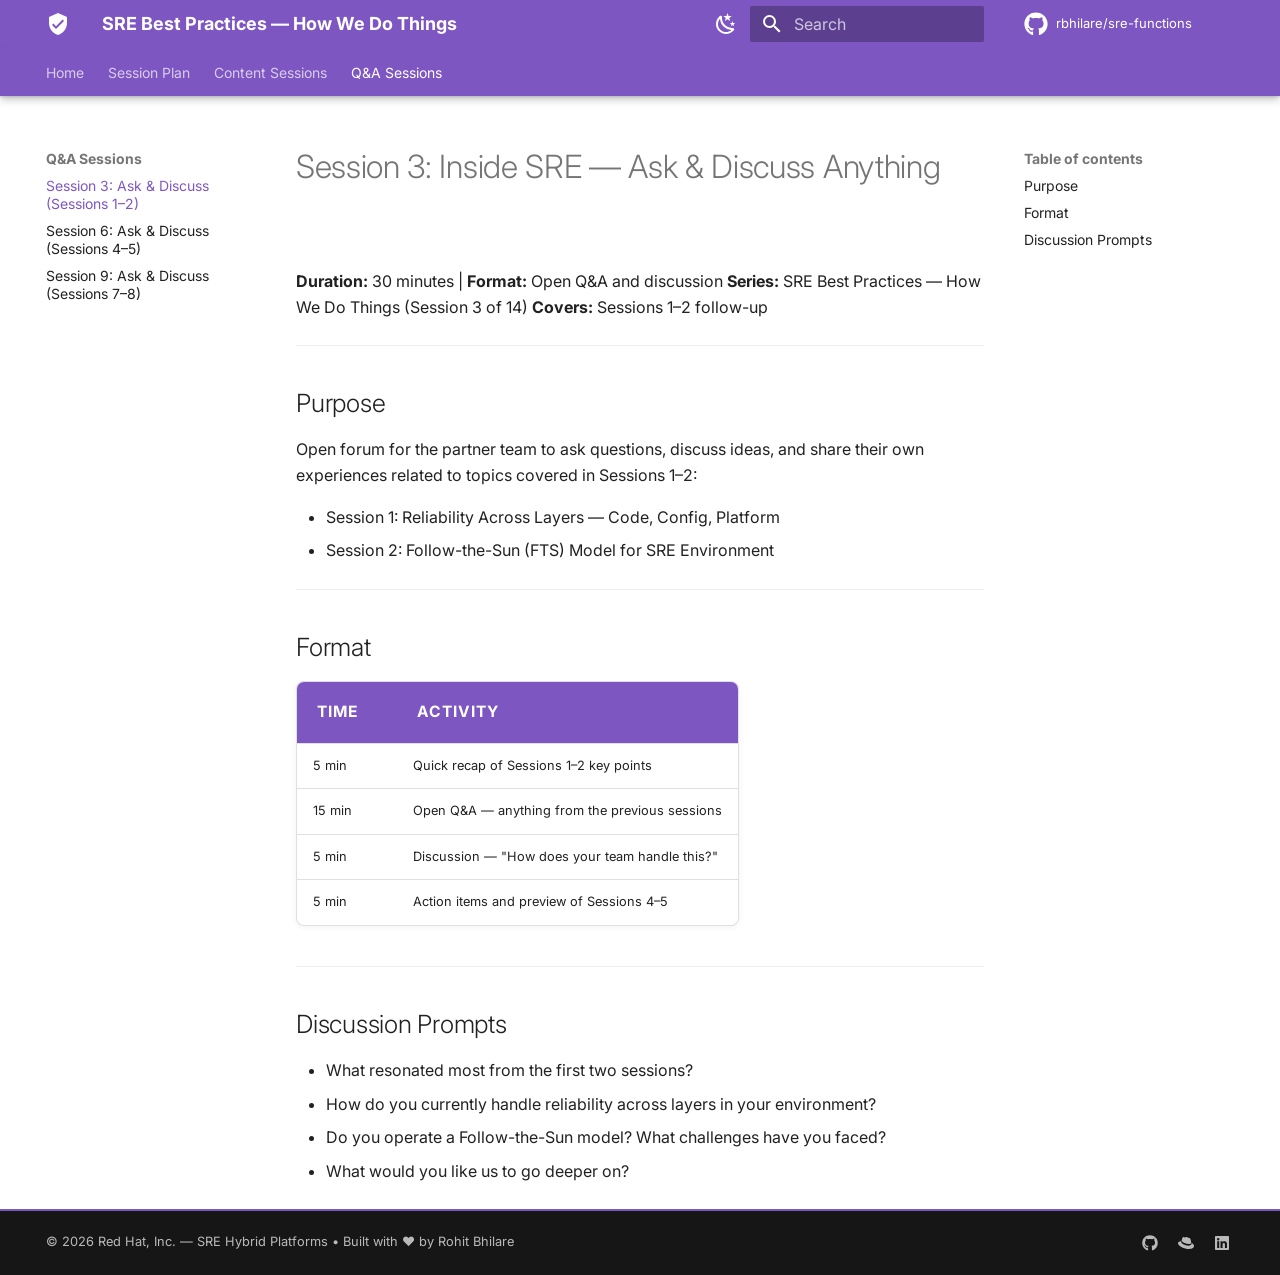
<file: sessions/03-INSIDE-SRE-ASK-AND-DISCUSS/index.html>
<!doctype html>
<html lang="en" class="no-js">
  <head>
    
      <meta charset="utf-8">
      <meta name="viewport" content="width=device-width,initial-scale=1">
      
        <meta name="description" content="SRE knowledge transfer sessions for OpenShift Container Platform">
      
      
        <meta name="author" content="Rohit Bhilare">
      
      
      
        <link rel="prev" href="../08-HOW-WE-HANDLE-INCIDENTS/">
      
      
        <link rel="next" href="../06-INSIDE-SRE-ASK-AND-DISCUSS/">
      
      
        
      
      
      <link rel="icon" href="../../assets/images/favicon.png">
      <meta name="generator" content="mkdocs-1.6.1, mkdocs-material-9.7.7">
    
    
      
        <title>Session 3: Ask & Discuss (Sessions 1–2) - SRE Best Practices — How We Do Things</title>
      
    
    
      <link rel="stylesheet" href="../../assets/stylesheets/main.ec1eaa64.min.css">
      
        
        <link rel="stylesheet" href="../../assets/stylesheets/palette.ab4e12ef.min.css">
      
      


    
    
      
    
    
      
        
        
        <link rel="preconnect" href="https://fonts.gstatic.com" crossorigin>
        <link rel="stylesheet" href="https://fonts.googleapis.com/css?family=Inter:300,300i,400,400i,700,700i%7CJetBrains+Mono:400,400i,700,700i&display=fallback">
        <style>:root{--md-text-font:"Inter";--md-code-font:"JetBrains Mono"}</style>
      
    
    
      <link rel="stylesheet" href="../../stylesheets/extra.css">
    
    <script>__md_scope=new URL("../..",location),__md_hash=e=>[...e].reduce(((e,_)=>(e<<5)-e+_.charCodeAt(0)),0),__md_get=(e,_=localStorage,t=__md_scope)=>JSON.parse(_.getItem(t.pathname+"."+e)),__md_set=(e,_,t=localStorage,a=__md_scope)=>{try{t.setItem(a.pathname+"."+e,JSON.stringify(_))}catch(e){}}</script>
    
      

    
    
  </head>
  
  
    
    
      
    
    
    
    
    <body dir="ltr" data-md-color-scheme="default" data-md-color-primary="deep-purple" data-md-color-accent="amber">
  
    
    <input class="md-toggle" data-md-toggle="drawer" type="checkbox" id="__drawer" autocomplete="off">
    <input class="md-toggle" data-md-toggle="search" type="checkbox" id="__search" autocomplete="off">
    <label class="md-overlay" for="__drawer"></label>
    <div data-md-component="skip">
      
        
        <a href="#session-3-inside-sre-ask-discuss-anything" class="md-skip">
          Skip to content
        </a>
      
    </div>
    <div data-md-component="announce">
      
    </div>
    
    
      

  

<header class="md-header md-header--shadow md-header--lifted" data-md-component="header">
  <nav class="md-header__inner md-grid" aria-label="Header">
    <a href="../.." title="SRE Best Practices — How We Do Things" class="md-header__button md-logo" aria-label="SRE Best Practices — How We Do Things" data-md-component="logo">
      
  
  <svg xmlns="http://www.w3.org/2000/svg" viewBox="0 0 24 24"><path d="m10 17-4-4 1.41-1.41L10 14.17l6.59-6.59L18 9m-6-8L3 5v6c0 5.55 3.84 10.74 9 12 5.16-1.26 9-6.45 9-12V5z"/></svg>

    </a>
    <label class="md-header__button md-icon" for="__drawer">
      
      <svg xmlns="http://www.w3.org/2000/svg" viewBox="0 0 24 24"><path d="M3 6h18v2H3zm0 5h18v2H3zm0 5h18v2H3z"/></svg>
    </label>
    <div class="md-header__title" data-md-component="header-title">
      <div class="md-header__ellipsis">
        <div class="md-header__topic">
          <span class="md-ellipsis">
            SRE Best Practices — How We Do Things
          </span>
        </div>
        <div class="md-header__topic" data-md-component="header-topic">
          <span class="md-ellipsis">
            
              Session 3: Ask & Discuss (Sessions 1–2)
            
          </span>
        </div>
      </div>
    </div>
    
      
        <form class="md-header__option" data-md-component="palette">
  
    
    
    
    <input class="md-option" data-md-color-media="" data-md-color-scheme="default" data-md-color-primary="deep-purple" data-md-color-accent="amber"  aria-label="Switch to dark mode"  type="radio" name="__palette" id="__palette_0">
    
      <label class="md-header__button md-icon" title="Switch to dark mode" for="__palette_1" hidden>
        <svg xmlns="http://www.w3.org/2000/svg" viewBox="0 0 24 24"><path d="m17.75 4.09-2.53 1.94.91 3.06-2.63-1.81-2.63 1.81.91-3.06-2.53-1.94L12.44 4l1.06-3 1.06 3zm3.5 6.91-1.64 1.25.59 1.98-1.7-1.17-1.7 1.17.59-1.98L15.75 11l2.06-.05L18.5 9l.69 1.95zm-2.28 4.95c.83-.08 1.72 1.1 1.19 1.85-.32.45-.66.87-1.08 1.27C15.17 23 8.84 23 4.94 19.07c-3.91-3.9-3.91-10.24 0-14.14.4-.4.82-.76 1.27-1.08.75-.53 1.93.36 1.85 1.19-.27 2.86.69 5.83 2.89 8.02a9.96 9.96 0 0 0 8.02 2.89m-1.64 2.02a12.08 12.08 0 0 1-7.8-3.47c-2.17-2.19-3.33-5-3.49-7.82-2.81 3.14-2.7 7.96.31 10.98 3.02 3.01 7.84 3.12 10.98.31"/></svg>
      </label>
    
  
    
    
    
    <input class="md-option" data-md-color-media="" data-md-color-scheme="slate" data-md-color-primary="deep-purple" data-md-color-accent="amber"  aria-label="Switch to light mode"  type="radio" name="__palette" id="__palette_1">
    
      <label class="md-header__button md-icon" title="Switch to light mode" for="__palette_0" hidden>
        <svg xmlns="http://www.w3.org/2000/svg" viewBox="0 0 24 24"><path d="M12 7a5 5 0 0 1 5 5 5 5 0 0 1-5 5 5 5 0 0 1-5-5 5 5 0 0 1 5-5m0 2a3 3 0 0 0-3 3 3 3 0 0 0 3 3 3 3 0 0 0 3-3 3 3 0 0 0-3-3m0-7 2.39 3.42C13.65 5.15 12.84 5 12 5s-1.65.15-2.39.42zM3.34 7l4.16-.35A7.2 7.2 0 0 0 5.94 8.5c-.44.74-.69 1.5-.83 2.29zm.02 10 1.76-3.77a7.131 7.131 0 0 0 2.38 4.14zM20.65 7l-1.77 3.79a7.02 7.02 0 0 0-2.38-4.15zm-.01 10-4.14.36c.59-.51 1.12-1.14 1.54-1.86.42-.73.69-1.5.83-2.29zM12 22l-2.41-3.44c.74.27 1.55.44 2.41.44.82 0 1.63-.17 2.37-.44z"/></svg>
      </label>
    
  
</form>
      
    
    
      <script>var palette=__md_get("__palette");if(palette&&palette.color){if("(prefers-color-scheme)"===palette.color.media){var media=matchMedia("(prefers-color-scheme: light)"),input=document.querySelector(media.matches?"[data-md-color-media='(prefers-color-scheme: light)']":"[data-md-color-media='(prefers-color-scheme: dark)']");palette.color.media=input.getAttribute("data-md-color-media"),palette.color.scheme=input.getAttribute("data-md-color-scheme"),palette.color.primary=input.getAttribute("data-md-color-primary"),palette.color.accent=input.getAttribute("data-md-color-accent")}for(var[key,value]of Object.entries(palette.color))document.body.setAttribute("data-md-color-"+key,value)}</script>
    
    
    
      
      
        <label class="md-header__button md-icon" for="__search">
          
          <svg xmlns="http://www.w3.org/2000/svg" viewBox="0 0 24 24"><path d="M9.5 3A6.5 6.5 0 0 1 16 9.5c0 1.61-.59 3.09-1.56 4.23l.27.27h.79l5 5-1.5 1.5-5-5v-.79l-.27-.27A6.52 6.52 0 0 1 9.5 16 6.5 6.5 0 0 1 3 9.5 6.5 6.5 0 0 1 9.5 3m0 2C7 5 5 7 5 9.5S7 14 9.5 14 14 12 14 9.5 12 5 9.5 5"/></svg>
        </label>
        <div class="md-search" data-md-component="search" role="dialog">
  <label class="md-search__overlay" for="__search"></label>
  <div class="md-search__inner" role="search">
    <form class="md-search__form" name="search">
      <input type="text" class="md-search__input" name="query" aria-label="Search" placeholder="Search" autocapitalize="off" autocorrect="off" autocomplete="off" spellcheck="false" data-md-component="search-query" required>
      <label class="md-search__icon md-icon" for="__search">
        
        <svg xmlns="http://www.w3.org/2000/svg" viewBox="0 0 24 24"><path d="M9.5 3A6.5 6.5 0 0 1 16 9.5c0 1.61-.59 3.09-1.56 4.23l.27.27h.79l5 5-1.5 1.5-5-5v-.79l-.27-.27A6.52 6.52 0 0 1 9.5 16 6.5 6.5 0 0 1 3 9.5 6.5 6.5 0 0 1 9.5 3m0 2C7 5 5 7 5 9.5S7 14 9.5 14 14 12 14 9.5 12 5 9.5 5"/></svg>
        
        <svg xmlns="http://www.w3.org/2000/svg" viewBox="0 0 24 24"><path d="M20 11v2H8l5.5 5.5-1.42 1.42L4.16 12l7.92-7.92L13.5 5.5 8 11z"/></svg>
      </label>
      <nav class="md-search__options" aria-label="Search">
        
          <a href="javascript:void(0)" class="md-search__icon md-icon" title="Share" aria-label="Share" data-clipboard data-clipboard-text="" data-md-component="search-share" tabindex="-1">
            
            <svg xmlns="http://www.w3.org/2000/svg" viewBox="0 0 24 24"><path d="M18 16.08c-.76 0-1.44.3-1.96.77L8.91 12.7c.05-.23.09-.46.09-.7s-.04-.47-.09-.7l7.05-4.11c.54.5 1.25.81 2.04.81a3 3 0 0 0 3-3 3 3 0 0 0-3-3 3 3 0 0 0-3 3c0 .24.04.47.09.7L8.04 9.81C7.5 9.31 6.79 9 6 9a3 3 0 0 0-3 3 3 3 0 0 0 3 3c.79 0 1.5-.31 2.04-.81l7.12 4.15c-.05.21-.08.43-.08.66 0 1.61 1.31 2.91 2.92 2.91s2.92-1.3 2.92-2.91A2.92 2.92 0 0 0 18 16.08"/></svg>
          </a>
        
        <button type="reset" class="md-search__icon md-icon" title="Clear" aria-label="Clear" tabindex="-1">
          
          <svg xmlns="http://www.w3.org/2000/svg" viewBox="0 0 24 24"><path d="M19 6.41 17.59 5 12 10.59 6.41 5 5 6.41 10.59 12 5 17.59 6.41 19 12 13.41 17.59 19 19 17.59 13.41 12z"/></svg>
        </button>
      </nav>
      
        <div class="md-search__suggest" data-md-component="search-suggest"></div>
      
    </form>
    <div class="md-search__output">
      <div class="md-search__scrollwrap" tabindex="0" data-md-scrollfix>
        <div class="md-search-result" data-md-component="search-result">
          <div class="md-search-result__meta">
            Initializing search
          </div>
          <ol class="md-search-result__list" role="presentation"></ol>
        </div>
      </div>
    </div>
  </div>
</div>
      
    
    
      <div class="md-header__source">
        <a href="https://github.com/rbhilare/sre-functions" title="Go to repository" class="md-source" data-md-component="source">
  <div class="md-source__icon md-icon">
    
    <svg xmlns="http://www.w3.org/2000/svg" viewBox="0 0 512 512"><!--! Font Awesome Free 7.1.0 by @fontawesome - https://fontawesome.com License - https://fontawesome.com/license/free (Icons: CC BY 4.0, Fonts: SIL OFL 1.1, Code: MIT License) Copyright 2025 Fonticons, Inc.--><path d="M173.9 397.4c0 2-2.3 3.6-5.2 3.6-3.3.3-5.6-1.3-5.6-3.6 0-2 2.3-3.6 5.2-3.6 3-.3 5.6 1.3 5.6 3.6m-31.1-4.5c-.7 2 1.3 4.3 4.3 4.9 2.6 1 5.6 0 6.2-2s-1.3-4.3-4.3-5.2c-2.6-.7-5.5.3-6.2 2.3m44.2-1.7c-2.9.7-4.9 2.6-4.6 4.9.3 2 2.9 3.3 5.9 2.6 2.9-.7 4.9-2.6 4.6-4.6-.3-1.9-3-3.2-5.9-2.9M252.8 8C114.1 8 8 113.3 8 252c0 110.9 69.8 205.8 169.5 239.2 12.8 2.3 17.3-5.6 17.3-12.1 0-6.2-.3-40.4-.3-61.4 0 0-70 15-84.7-29.8 0 0-11.4-29.1-27.8-36.6 0 0-22.9-15.7 1.6-15.4 0 0 24.9 2 38.6 25.8 21.9 38.6 58.6 27.5 72.9 20.9 2.3-16 8.8-27.1 16-33.7-55.9-6.2-112.3-14.3-112.3-110.5 0-27.5 7.6-41.3 23.6-58.9-2.6-6.5-11.1-33.3 2.6-67.9 20.9-6.5 69 27 69 27 20-5.6 41.5-8.5 62.8-8.5s42.8 2.9 62.8 8.5c0 0 48.1-33.6 69-27 13.7 34.7 5.2 61.4 2.6 67.9 16 17.7 25.8 31.5 25.8 58.9 0 96.5-58.9 104.2-114.8 110.5 9.2 7.9 17 22.9 17 46.4 0 33.7-.3 75.4-.3 83.6 0 6.5 4.6 14.4 17.3 12.1C436.2 457.8 504 362.9 504 252 504 113.3 391.5 8 252.8 8M105.2 352.9c-1.3 1-1 3.3.7 5.2 1.6 1.6 3.9 2.3 5.2 1 1.3-1 1-3.3-.7-5.2-1.6-1.6-3.9-2.3-5.2-1m-10.8-8.1c-.7 1.3.3 2.9 2.3 3.9 1.6 1 3.6.7 4.3-.7.7-1.3-.3-2.9-2.3-3.9-2-.6-3.6-.3-4.3.7m32.4 35.6c-1.6 1.3-1 4.3 1.3 6.2 2.3 2.3 5.2 2.6 6.5 1 1.3-1.3.7-4.3-1.3-6.2-2.2-2.3-5.2-2.6-6.5-1m-11.4-14.7c-1.6 1-1.6 3.6 0 5.9s4.3 3.3 5.6 2.3c1.6-1.3 1.6-3.9 0-6.2-1.4-2.3-4-3.3-5.6-2"/></svg>
  </div>
  <div class="md-source__repository">
    rbhilare/sre-functions
  </div>
</a>
      </div>
    
  </nav>
  
    
      
<nav class="md-tabs" aria-label="Tabs" data-md-component="tabs">
  <div class="md-grid">
    <ul class="md-tabs__list">
      
        
  
  
  
  
    <li class="md-tabs__item">
      <a href="../.." class="md-tabs__link">
        
  
  
    
  
  Home

      </a>
    </li>
  

      
        
  
  
  
  
    <li class="md-tabs__item">
      <a href="../00-MASTER-SESSION-PLAN/" class="md-tabs__link">
        
  
  
    
  
  Session Plan

      </a>
    </li>
  

      
        
  
  
  
  
    
    
      <li class="md-tabs__item">
        <a href="../01-RELIABILITY-ACROSS-LAYERS/" class="md-tabs__link">
          
  
  
    
  
  Content Sessions

        </a>
      </li>
    
  

      
        
  
  
  
    
  
  
    
    
      <li class="md-tabs__item md-tabs__item--active">
        <a href="./" class="md-tabs__link">
          
  
  
    
  
  Q&A Sessions

        </a>
      </li>
    
  

      
    </ul>
  </div>
</nav>
    
  
</header>
    
    <div class="md-container" data-md-component="container">
      
      
        
      
      <main class="md-main" data-md-component="main">
        <div class="md-main__inner md-grid">
          
            
              
              <div class="md-sidebar md-sidebar--primary" data-md-component="sidebar" data-md-type="navigation" >
                <div class="md-sidebar__scrollwrap">
                  <div class="md-sidebar__inner">
                    


  


<nav class="md-nav md-nav--primary md-nav--lifted" aria-label="Navigation" data-md-level="0">
  <label class="md-nav__title" for="__drawer">
    <a href="../.." title="SRE Best Practices — How We Do Things" class="md-nav__button md-logo" aria-label="SRE Best Practices — How We Do Things" data-md-component="logo">
      
  
  <svg xmlns="http://www.w3.org/2000/svg" viewBox="0 0 24 24"><path d="m10 17-4-4 1.41-1.41L10 14.17l6.59-6.59L18 9m-6-8L3 5v6c0 5.55 3.84 10.74 9 12 5.16-1.26 9-6.45 9-12V5z"/></svg>

    </a>
    SRE Best Practices — How We Do Things
  </label>
  
    <div class="md-nav__source">
      <a href="https://github.com/rbhilare/sre-functions" title="Go to repository" class="md-source" data-md-component="source">
  <div class="md-source__icon md-icon">
    
    <svg xmlns="http://www.w3.org/2000/svg" viewBox="0 0 512 512"><!--! Font Awesome Free 7.1.0 by @fontawesome - https://fontawesome.com License - https://fontawesome.com/license/free (Icons: CC BY 4.0, Fonts: SIL OFL 1.1, Code: MIT License) Copyright 2025 Fonticons, Inc.--><path d="M173.9 397.4c0 2-2.3 3.6-5.2 3.6-3.3.3-5.6-1.3-5.6-3.6 0-2 2.3-3.6 5.2-3.6 3-.3 5.6 1.3 5.6 3.6m-31.1-4.5c-.7 2 1.3 4.3 4.3 4.9 2.6 1 5.6 0 6.2-2s-1.3-4.3-4.3-5.2c-2.6-.7-5.5.3-6.2 2.3m44.2-1.7c-2.9.7-4.9 2.6-4.6 4.9.3 2 2.9 3.3 5.9 2.6 2.9-.7 4.9-2.6 4.6-4.6-.3-1.9-3-3.2-5.9-2.9M252.8 8C114.1 8 8 113.3 8 252c0 110.9 69.8 205.8 169.5 239.2 12.8 2.3 17.3-5.6 17.3-12.1 0-6.2-.3-40.4-.3-61.4 0 0-70 15-84.7-29.8 0 0-11.4-29.1-27.8-36.6 0 0-22.9-15.7 1.6-15.4 0 0 24.9 2 38.6 25.8 21.9 38.6 58.6 27.5 72.9 20.9 2.3-16 8.8-27.1 16-33.7-55.9-6.2-112.3-14.3-112.3-110.5 0-27.5 7.6-41.3 23.6-58.9-2.6-6.5-11.1-33.3 2.6-67.9 20.9-6.5 69 27 69 27 20-5.6 41.5-8.5 62.8-8.5s42.8 2.9 62.8 8.5c0 0 48.1-33.6 69-27 13.7 34.7 5.2 61.4 2.6 67.9 16 17.7 25.8 31.5 25.8 58.9 0 96.5-58.9 104.2-114.8 110.5 9.2 7.9 17 22.9 17 46.4 0 33.7-.3 75.4-.3 83.6 0 6.5 4.6 14.4 17.3 12.1C436.2 457.8 504 362.9 504 252 504 113.3 391.5 8 252.8 8M105.2 352.9c-1.3 1-1 3.3.7 5.2 1.6 1.6 3.9 2.3 5.2 1 1.3-1 1-3.3-.7-5.2-1.6-1.6-3.9-2.3-5.2-1m-10.8-8.1c-.7 1.3.3 2.9 2.3 3.9 1.6 1 3.6.7 4.3-.7.7-1.3-.3-2.9-2.3-3.9-2-.6-3.6-.3-4.3.7m32.4 35.6c-1.6 1.3-1 4.3 1.3 6.2 2.3 2.3 5.2 2.6 6.5 1 1.3-1.3.7-4.3-1.3-6.2-2.2-2.3-5.2-2.6-6.5-1m-11.4-14.7c-1.6 1-1.6 3.6 0 5.9s4.3 3.3 5.6 2.3c1.6-1.3 1.6-3.9 0-6.2-1.4-2.3-4-3.3-5.6-2"/></svg>
  </div>
  <div class="md-source__repository">
    rbhilare/sre-functions
  </div>
</a>
    </div>
  
  <ul class="md-nav__list" data-md-scrollfix>
    
      
      
  
  
  
  
    <li class="md-nav__item">
      <a href="../.." class="md-nav__link">
        
  
  
  <span class="md-ellipsis">
    
  
    Home
  

    
  </span>
  
  

      </a>
    </li>
  

    
      
      
  
  
  
  
    <li class="md-nav__item">
      <a href="../00-MASTER-SESSION-PLAN/" class="md-nav__link">
        
  
  
  <span class="md-ellipsis">
    
  
    Session Plan
  

    
  </span>
  
  

      </a>
    </li>
  

    
      
      
  
  
  
  
    
    
      
        
      
        
      
        
      
        
      
        
      
        
      
    
    
    
      
      
        
      
    
    
    <li class="md-nav__item md-nav__item--nested">
      
        
        
          
        
        <input class="md-nav__toggle md-toggle md-toggle--indeterminate" type="checkbox" id="__nav_3" >
        
          
          <label class="md-nav__link" for="__nav_3" id="__nav_3_label" tabindex="0">
            
  
  
  <span class="md-ellipsis">
    
  
    Content Sessions
  

    
  </span>
  
  

            <span class="md-nav__icon md-icon"></span>
          </label>
        
        <nav class="md-nav" data-md-level="1" aria-labelledby="__nav_3_label" aria-expanded="false">
          <label class="md-nav__title" for="__nav_3">
            <span class="md-nav__icon md-icon"></span>
            
  
    Content Sessions
  

          </label>
          <ul class="md-nav__list" data-md-scrollfix>
            
              
                
  
  
  
  
    <li class="md-nav__item">
      <a href="../01-RELIABILITY-ACROSS-LAYERS/" class="md-nav__link">
        
  
  
  <span class="md-ellipsis">
    
  
    Session 1: Reliability Across Layers
  

    
  </span>
  
  

      </a>
    </li>
  

              
            
              
                
  
  
  
  
    <li class="md-nav__item">
      <a href="../02-FOLLOW-THE-SUN-MODEL/" class="md-nav__link">
        
  
  
  <span class="md-ellipsis">
    
  
    Session 2: Follow-the-Sun Model
  

    
  </span>
  
  

      </a>
    </li>
  

              
            
              
                
  
  
  
  
    <li class="md-nav__item">
      <a href="../04-HOW-WE-RUN-SRE/" class="md-nav__link">
        
  
  
  <span class="md-ellipsis">
    
  
    Session 4: How We Run SRE
  

    
  </span>
  
  

      </a>
    </li>
  

              
            
              
                
  
  
  
  
    <li class="md-nav__item">
      <a href="../05-HOW-WE-OPERATE-OCP-CLUSTERS/" class="md-nav__link">
        
  
  
  <span class="md-ellipsis">
    
  
    Session 5: How We Operate OCP Clusters
  

    
  </span>
  
  

      </a>
    </li>
  

              
            
              
                
  
  
  
  
    <li class="md-nav__item">
      <a href="../07-HOW-WE-MONITOR-AND-ALERT/" class="md-nav__link">
        
  
  
  <span class="md-ellipsis">
    
  
    Session 7: How We Monitor and Alert
  

    
  </span>
  
  

      </a>
    </li>
  

              
            
              
                
  
  
  
  
    <li class="md-nav__item">
      <a href="../08-HOW-WE-HANDLE-INCIDENTS/" class="md-nav__link">
        
  
  
  <span class="md-ellipsis">
    
  
    Session 8: How We Handle Incidents
  

    
  </span>
  
  

      </a>
    </li>
  

              
            
          </ul>
        </nav>
      
    </li>
  

    
      
      
  
  
    
  
  
  
    
    
      
        
      
        
      
        
      
    
    
    
      
        
        
      
      
        
      
    
    
    <li class="md-nav__item md-nav__item--active md-nav__item--section md-nav__item--nested">
      
        
        
        <input class="md-nav__toggle md-toggle " type="checkbox" id="__nav_4" checked>
        
          
          <label class="md-nav__link" for="__nav_4" id="__nav_4_label" tabindex="">
            
  
  
  <span class="md-ellipsis">
    
  
    Q&A Sessions
  

    
  </span>
  
  

            <span class="md-nav__icon md-icon"></span>
          </label>
        
        <nav class="md-nav" data-md-level="1" aria-labelledby="__nav_4_label" aria-expanded="true">
          <label class="md-nav__title" for="__nav_4">
            <span class="md-nav__icon md-icon"></span>
            
  
    Q&A Sessions
  

          </label>
          <ul class="md-nav__list" data-md-scrollfix>
            
              
                
  
  
    
  
  
  
    <li class="md-nav__item md-nav__item--active">
      
      <input class="md-nav__toggle md-toggle" type="checkbox" id="__toc">
      
      
        
      
      
        <label class="md-nav__link md-nav__link--active" for="__toc">
          
  
  
  <span class="md-ellipsis">
    
  
    Session 3: Ask & Discuss (Sessions 1–2)
  

    
  </span>
  
  

          <span class="md-nav__icon md-icon"></span>
        </label>
      
      <a href="./" class="md-nav__link md-nav__link--active">
        
  
  
  <span class="md-ellipsis">
    
  
    Session 3: Ask & Discuss (Sessions 1–2)
  

    
  </span>
  
  

      </a>
      
        

<nav class="md-nav md-nav--secondary" aria-label="Table of contents">
  
  
  
    
  
  
    <label class="md-nav__title" for="__toc">
      <span class="md-nav__icon md-icon"></span>
      Table of contents
    </label>
    <ul class="md-nav__list" data-md-component="toc" data-md-scrollfix>
      
        <li class="md-nav__item">
  <a href="#purpose" class="md-nav__link">
    <span class="md-ellipsis">
      
        Purpose
      
    </span>
  </a>
  
</li>
      
        <li class="md-nav__item">
  <a href="#format" class="md-nav__link">
    <span class="md-ellipsis">
      
        Format
      
    </span>
  </a>
  
</li>
      
        <li class="md-nav__item">
  <a href="#discussion-prompts" class="md-nav__link">
    <span class="md-ellipsis">
      
        Discussion Prompts
      
    </span>
  </a>
  
</li>
      
    </ul>
  
</nav>
      
    </li>
  

              
            
              
                
  
  
  
  
    <li class="md-nav__item">
      <a href="../06-INSIDE-SRE-ASK-AND-DISCUSS/" class="md-nav__link">
        
  
  
  <span class="md-ellipsis">
    
  
    Session 6: Ask & Discuss (Sessions 4–5)
  

    
  </span>
  
  

      </a>
    </li>
  

              
            
              
                
  
  
  
  
    <li class="md-nav__item">
      <a href="../09-INSIDE-SRE-ASK-AND-DISCUSS/" class="md-nav__link">
        
  
  
  <span class="md-ellipsis">
    
  
    Session 9: Ask & Discuss (Sessions 7–8)
  

    
  </span>
  
  

      </a>
    </li>
  

              
            
          </ul>
        </nav>
      
    </li>
  

    
  </ul>
</nav>
                  </div>
                </div>
              </div>
            
            
              
              <div class="md-sidebar md-sidebar--secondary" data-md-component="sidebar" data-md-type="toc" >
                <div class="md-sidebar__scrollwrap">
                  <div class="md-sidebar__inner">
                    

<nav class="md-nav md-nav--secondary" aria-label="Table of contents">
  
  
  
    
  
  
    <label class="md-nav__title" for="__toc">
      <span class="md-nav__icon md-icon"></span>
      Table of contents
    </label>
    <ul class="md-nav__list" data-md-component="toc" data-md-scrollfix>
      
        <li class="md-nav__item">
  <a href="#purpose" class="md-nav__link">
    <span class="md-ellipsis">
      
        Purpose
      
    </span>
  </a>
  
</li>
      
        <li class="md-nav__item">
  <a href="#format" class="md-nav__link">
    <span class="md-ellipsis">
      
        Format
      
    </span>
  </a>
  
</li>
      
        <li class="md-nav__item">
  <a href="#discussion-prompts" class="md-nav__link">
    <span class="md-ellipsis">
      
        Discussion Prompts
      
    </span>
  </a>
  
</li>
      
    </ul>
  
</nav>
                  </div>
                </div>
              </div>
            
          
          
            <div class="md-content" data-md-component="content">
              
              <article class="md-content__inner md-typeset">
                
                  


  
  


<h1 id="session-3-inside-sre-ask-discuss-anything">Session 3: Inside SRE — Ask &amp; Discuss Anything<a class="headerlink" href="#session-3-inside-sre-ask-discuss-anything" title="Permanent link">⛓️</a></h1>
<p><strong>Duration:</strong> 30 minutes | <strong>Format:</strong> Open Q&amp;A and discussion
<strong>Series:</strong> SRE Best Practices — How We Do Things (Session 3 of 14)
<strong>Covers:</strong> Sessions 1–2 follow-up</p>
<hr />
<h2 id="purpose">Purpose<a class="headerlink" href="#purpose" title="Permanent link">⛓️</a></h2>
<p>Open forum for the partner team to ask questions, discuss ideas, and share their own experiences related to topics covered in Sessions 1–2:</p>
<ul>
<li>Session 1: Reliability Across Layers — Code, Config, Platform</li>
<li>Session 2: Follow-the-Sun (FTS) Model for SRE Environment</li>
</ul>
<hr />
<h2 id="format">Format<a class="headerlink" href="#format" title="Permanent link">⛓️</a></h2>
<table>
<thead>
<tr>
<th>Time</th>
<th>Activity</th>
</tr>
</thead>
<tbody>
<tr>
<td>5 min</td>
<td>Quick recap of Sessions 1–2 key points</td>
</tr>
<tr>
<td>15 min</td>
<td>Open Q&amp;A — anything from the previous sessions</td>
</tr>
<tr>
<td>5 min</td>
<td>Discussion — "How does your team handle this?"</td>
</tr>
<tr>
<td>5 min</td>
<td>Action items and preview of Sessions 4–5</td>
</tr>
</tbody>
</table>
<hr />
<h2 id="discussion-prompts">Discussion Prompts<a class="headerlink" href="#discussion-prompts" title="Permanent link">⛓️</a></h2>
<ul>
<li>What resonated most from the first two sessions?</li>
<li>How do you currently handle reliability across layers in your environment?</li>
<li>Do you operate a Follow-the-Sun model? What challenges have you faced?</li>
<li>What would you like us to go deeper on?</li>
</ul>












                
              </article>
            </div>
          
          
  <script>var tabs=__md_get("__tabs");if(Array.isArray(tabs))e:for(var set of document.querySelectorAll(".tabbed-set")){var labels=set.querySelector(".tabbed-labels");for(var tab of tabs)for(var label of labels.getElementsByTagName("label"))if(label.innerText.trim()===tab){var input=document.getElementById(label.htmlFor);input.checked=!0;continue e}}</script>

<script>var target=document.getElementById(location.hash.slice(1));target&&target.name&&(target.checked=target.name.startsWith("__tabbed_"))</script>
        </div>
        
          <button type="button" class="md-top md-icon" data-md-component="top" hidden>
  
  <svg xmlns="http://www.w3.org/2000/svg" viewBox="0 0 24 24"><path d="M13 20h-2V8l-5.5 5.5-1.42-1.42L12 4.16l7.92 7.92-1.42 1.42L13 8z"/></svg>
  Back to top
</button>
        
      </main>
      
        <footer class="md-footer">
  
  <div class="md-footer-meta md-typeset">
    <div class="md-footer-meta__inner md-grid">
      <div class="md-copyright">
  
    <div class="md-copyright__highlight">
      &copy; 2026 Red Hat, Inc. &mdash; SRE Hybrid Platforms &bull; Built with &#10084; by Rohit Bhilare
    </div>
  
  
</div>
      
        
<div class="md-social">
  
    
    
    
    
    <a href="https://github.com/rbhilare/sre-functions" target="_blank" rel="noopener" title="GitHub Repository" class="md-social__link">
      <svg xmlns="http://www.w3.org/2000/svg" viewBox="0 0 512 512"><!--! Font Awesome Free 7.1.0 by @fontawesome - https://fontawesome.com License - https://fontawesome.com/license/free (Icons: CC BY 4.0, Fonts: SIL OFL 1.1, Code: MIT License) Copyright 2025 Fonticons, Inc.--><path d="M173.9 397.4c0 2-2.3 3.6-5.2 3.6-3.3.3-5.6-1.3-5.6-3.6 0-2 2.3-3.6 5.2-3.6 3-.3 5.6 1.3 5.6 3.6m-31.1-4.5c-.7 2 1.3 4.3 4.3 4.9 2.6 1 5.6 0 6.2-2s-1.3-4.3-4.3-5.2c-2.6-.7-5.5.3-6.2 2.3m44.2-1.7c-2.9.7-4.9 2.6-4.6 4.9.3 2 2.9 3.3 5.9 2.6 2.9-.7 4.9-2.6 4.6-4.6-.3-1.9-3-3.2-5.9-2.9M252.8 8C114.1 8 8 113.3 8 252c0 110.9 69.8 205.8 169.5 239.2 12.8 2.3 17.3-5.6 17.3-12.1 0-6.2-.3-40.4-.3-61.4 0 0-70 15-84.7-29.8 0 0-11.4-29.1-27.8-36.6 0 0-22.9-15.7 1.6-15.4 0 0 24.9 2 38.6 25.8 21.9 38.6 58.6 27.5 72.9 20.9 2.3-16 8.8-27.1 16-33.7-55.9-6.2-112.3-14.3-112.3-110.5 0-27.5 7.6-41.3 23.6-58.9-2.6-6.5-11.1-33.3 2.6-67.9 20.9-6.5 69 27 69 27 20-5.6 41.5-8.5 62.8-8.5s42.8 2.9 62.8 8.5c0 0 48.1-33.6 69-27 13.7 34.7 5.2 61.4 2.6 67.9 16 17.7 25.8 31.5 25.8 58.9 0 96.5-58.9 104.2-114.8 110.5 9.2 7.9 17 22.9 17 46.4 0 33.7-.3 75.4-.3 83.6 0 6.5 4.6 14.4 17.3 12.1C436.2 457.8 504 362.9 504 252 504 113.3 391.5 8 252.8 8M105.2 352.9c-1.3 1-1 3.3.7 5.2 1.6 1.6 3.9 2.3 5.2 1 1.3-1 1-3.3-.7-5.2-1.6-1.6-3.9-2.3-5.2-1m-10.8-8.1c-.7 1.3.3 2.9 2.3 3.9 1.6 1 3.6.7 4.3-.7.7-1.3-.3-2.9-2.3-3.9-2-.6-3.6-.3-4.3.7m32.4 35.6c-1.6 1.3-1 4.3 1.3 6.2 2.3 2.3 5.2 2.6 6.5 1 1.3-1.3.7-4.3-1.3-6.2-2.2-2.3-5.2-2.6-6.5-1m-11.4-14.7c-1.6 1-1.6 3.6 0 5.9s4.3 3.3 5.6 2.3c1.6-1.3 1.6-3.9 0-6.2-1.4-2.3-4-3.3-5.6-2"/></svg>
    </a>
  
    
    
    
    
    <a href="https://www.redhat.com" target="_blank" rel="noopener" title="Red Hat" class="md-social__link">
      <svg xmlns="http://www.w3.org/2000/svg" viewBox="0 0 512 512"><!--! Font Awesome Free 7.1.0 by @fontawesome - https://fontawesome.com License - https://fontawesome.com/license/free (Icons: CC BY 4.0, Fonts: SIL OFL 1.1, Code: MIT License) Copyright 2025 Fonticons, Inc.--><path d="M341.5 285.6c33.7 0 82.3-6.9 82.3-47 .2-6.7.9-1.8-20.9-96.2-4.6-19.1-8.7-27.8-42.3-44.6-26.1-13.3-82.9-35.4-99.7-35.4-15.7 0-20.2 20.2-38.9 20.2-18 0-31.3-15.1-48.1-15.1-16.1 0-26.7 11-34.8 33.6-27.5 77.6-26.3 74.3-26.1 78.3 0 24.8 97.6 106.1 228.5 106.1zm87.5-30.8c4.7 22 4.7 24.3 4.7 27.2 0 37.7-42.3 58.6-98 58.6C210 340.7 99.8 267 99.8 218.3c0-6.8 1.4-13.5 4.1-19.7C58.7 200.9.1 208.9.1 260.6c0 84.7 200.6 189 359.5 189 121.8 0 152.5-55.1 152.5-98.6 0-34.2-29.6-73-82.9-96.2z"/></svg>
    </a>
  
    
    
    
    
    <a href="https://www.linkedin.com/in/rohit-bhilare/" target="_blank" rel="noopener" title="LinkedIn" class="md-social__link">
      <svg xmlns="http://www.w3.org/2000/svg" viewBox="0 0 448 512"><!--! Font Awesome Free 7.1.0 by @fontawesome - https://fontawesome.com License - https://fontawesome.com/license/free (Icons: CC BY 4.0, Fonts: SIL OFL 1.1, Code: MIT License) Copyright 2025 Fonticons, Inc.--><path d="M416 32H31.9C14.3 32 0 46.5 0 64.3v383.4C0 465.5 14.3 480 31.9 480H416c17.6 0 32-14.5 32-32.3V64.3c0-17.8-14.4-32.3-32-32.3M135.4 416H69V202.2h66.5V416zM102.2 96a38.5 38.5 0 1 1 0 77 38.5 38.5 0 1 1 0-77m282.1 320h-66.4V312c0-24.8-.5-56.7-34.5-56.7-34.6 0-39.9 27-39.9 54.9V416h-66.4V202.2h63.7v29.2h.9c8.9-16.8 30.6-34.5 62.9-34.5 67.2 0 79.7 44.3 79.7 101.9z"/></svg>
    </a>
  
</div>
      
    </div>
  </div>
</footer>
      
    </div>
    <div class="md-dialog" data-md-component="dialog">
      <div class="md-dialog__inner md-typeset"></div>
    </div>
    
    
    
      
      
      <script id="__config" type="application/json">{"annotate": null, "base": "../..", "features": ["navigation.tabs", "navigation.tabs.sticky", "navigation.sections", "navigation.expand", "navigation.top", "navigation.indexes", "navigation.instant", "navigation.tracking", "search.suggest", "search.highlight", "search.share", "content.tabs.link", "content.code.copy", "content.code.annotate", "toc.follow", "header.autohide", "announce.dismiss"], "search": "../../assets/javascripts/workers/search.2c215733.min.js", "tags": null, "translations": {"clipboard.copied": "Copied to clipboard", "clipboard.copy": "Copy to clipboard", "search.result.more.one": "1 more on this page", "search.result.more.other": "# more on this page", "search.result.none": "No matching documents", "search.result.one": "1 matching document", "search.result.other": "# matching documents", "search.result.placeholder": "Type to start searching", "search.result.term.missing": "Missing", "select.version": "Select version"}, "version": null}</script>
    
    
      <script src="../../assets/javascripts/bundle.d7400e89.min.js"></script>
      
    
  </body>
</html>
</file>
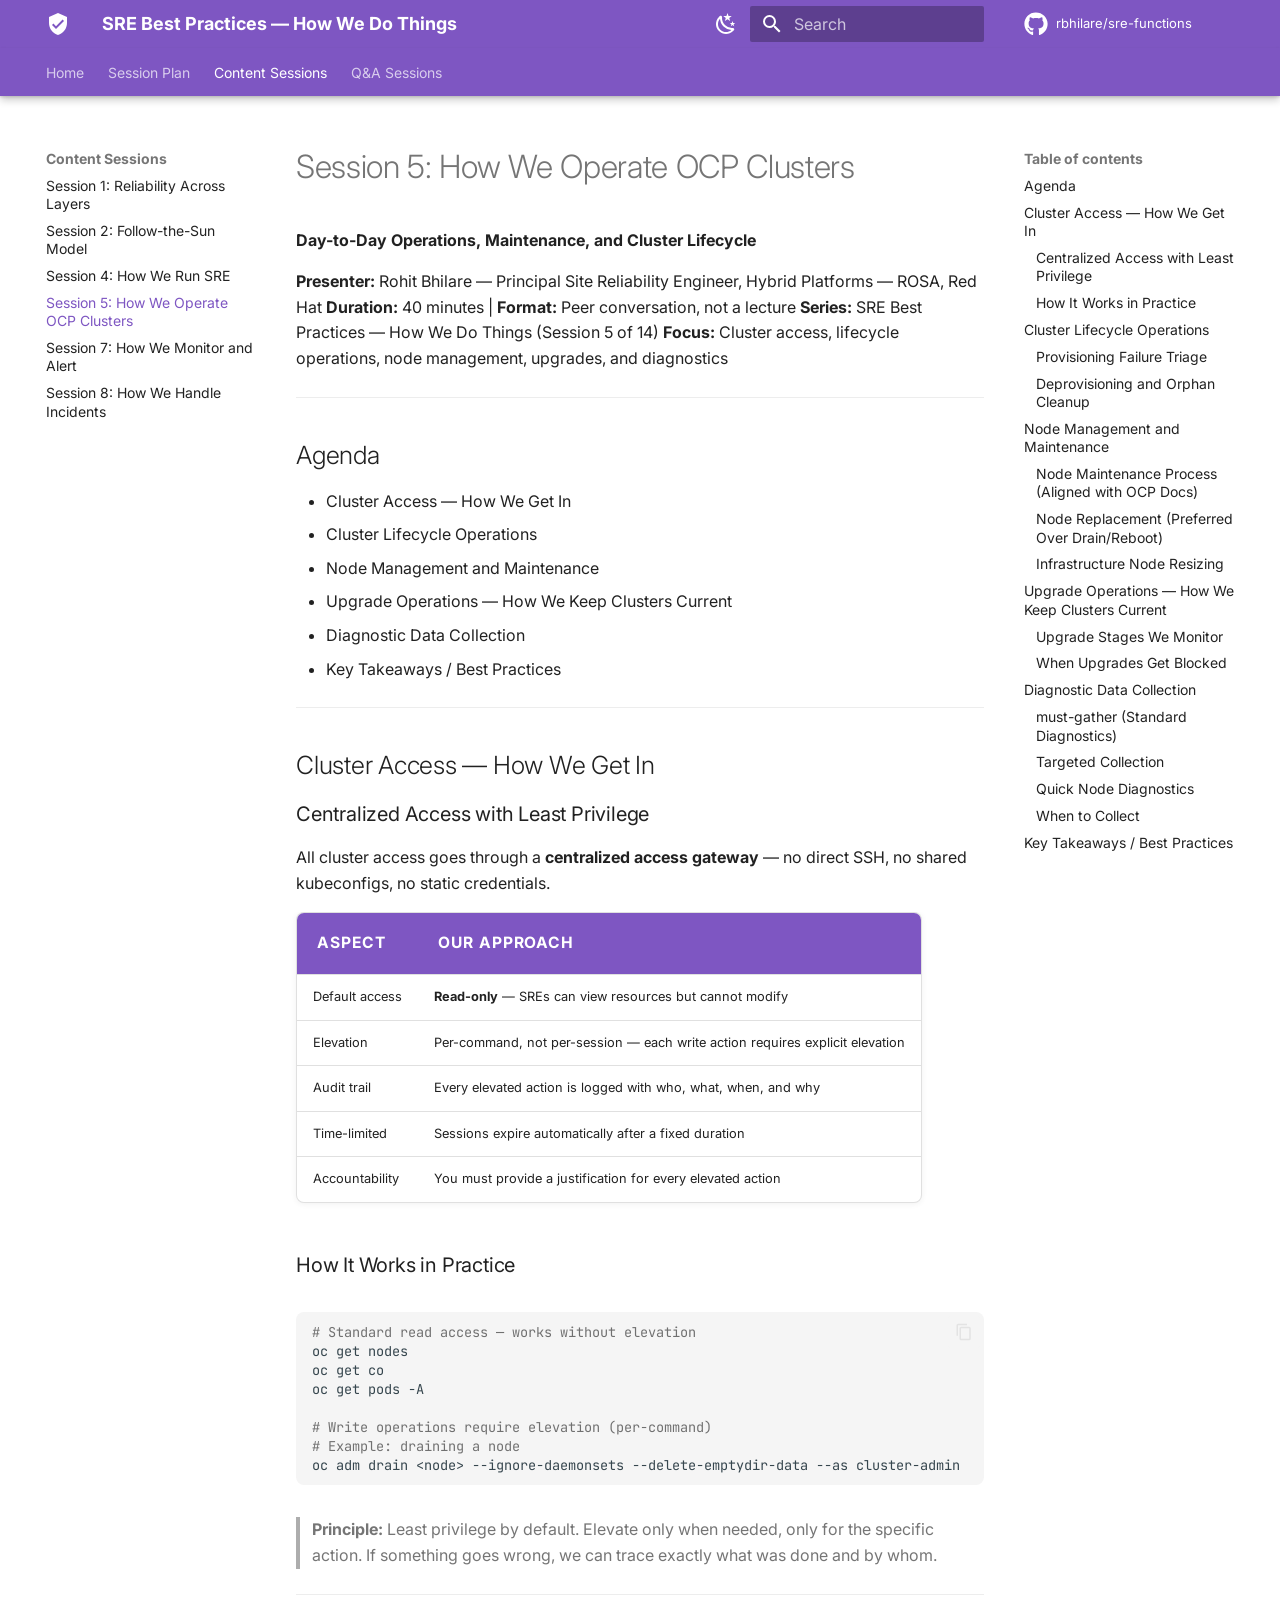
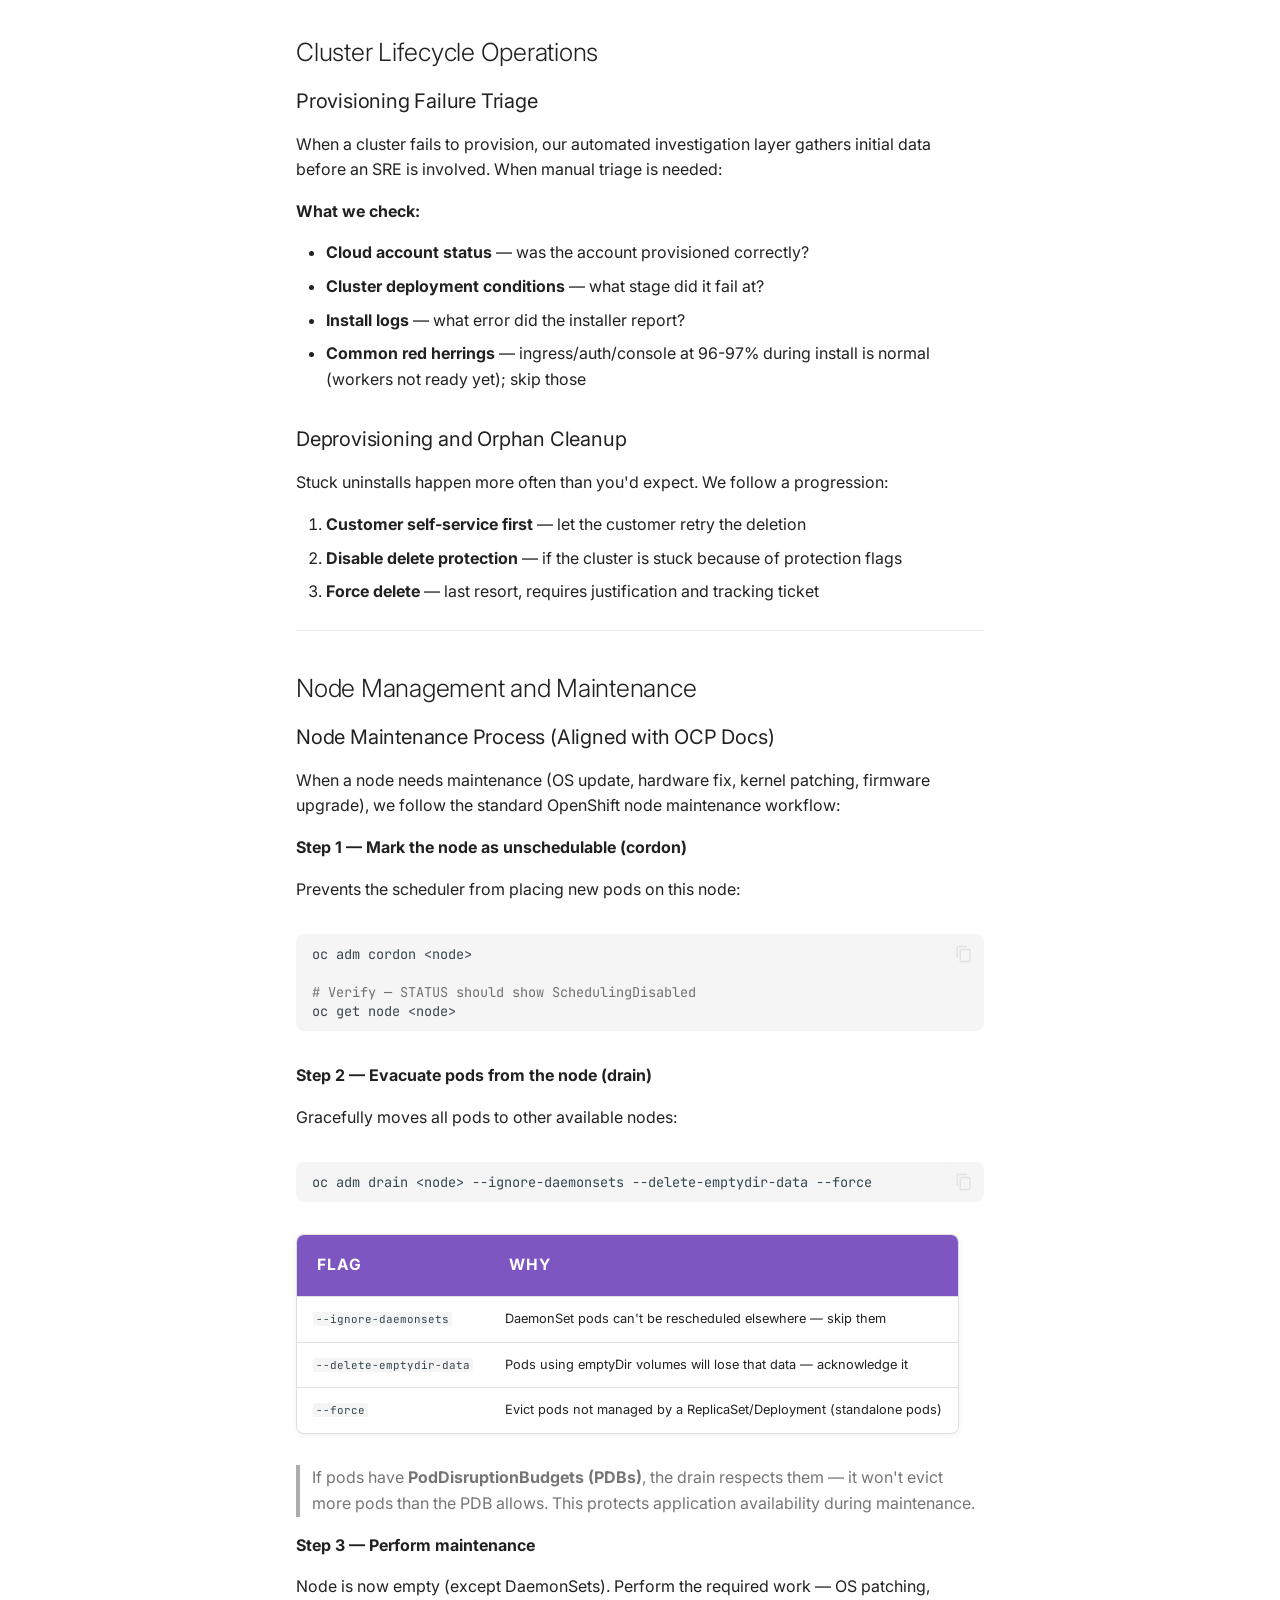
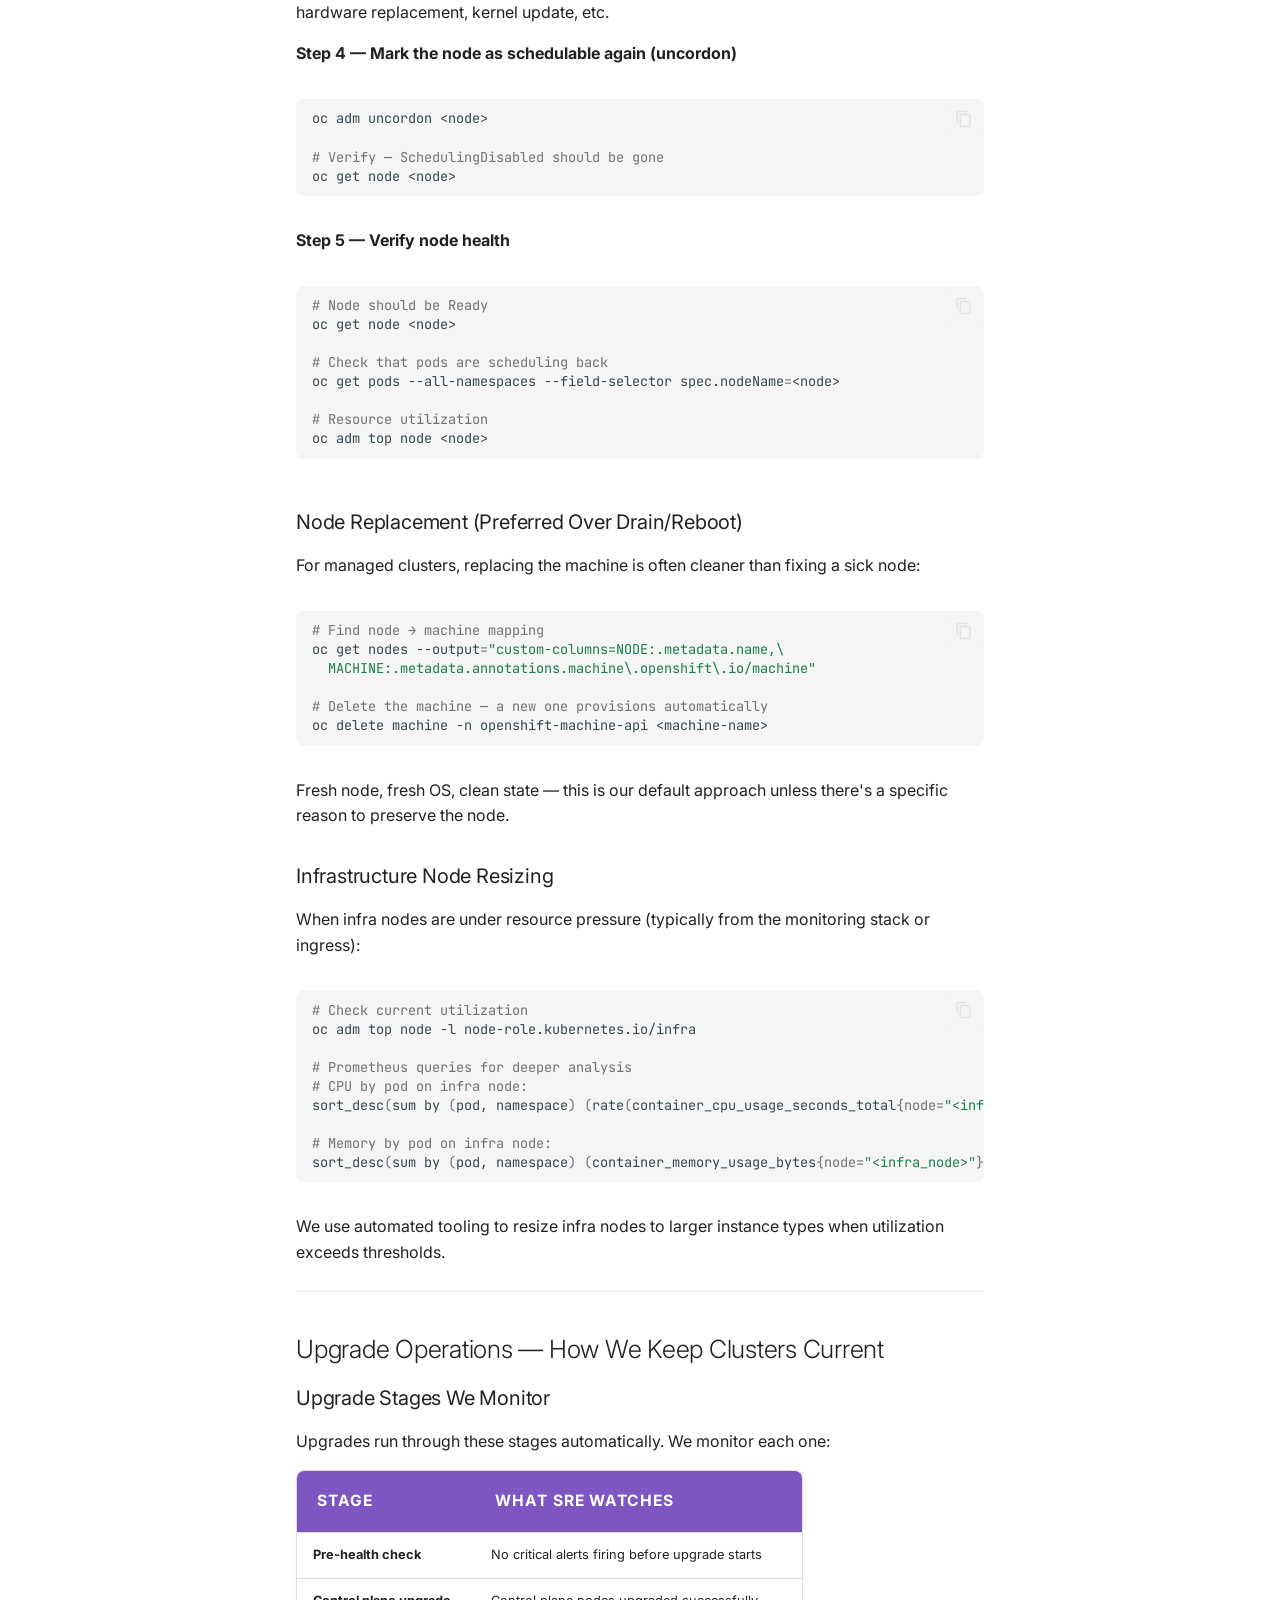
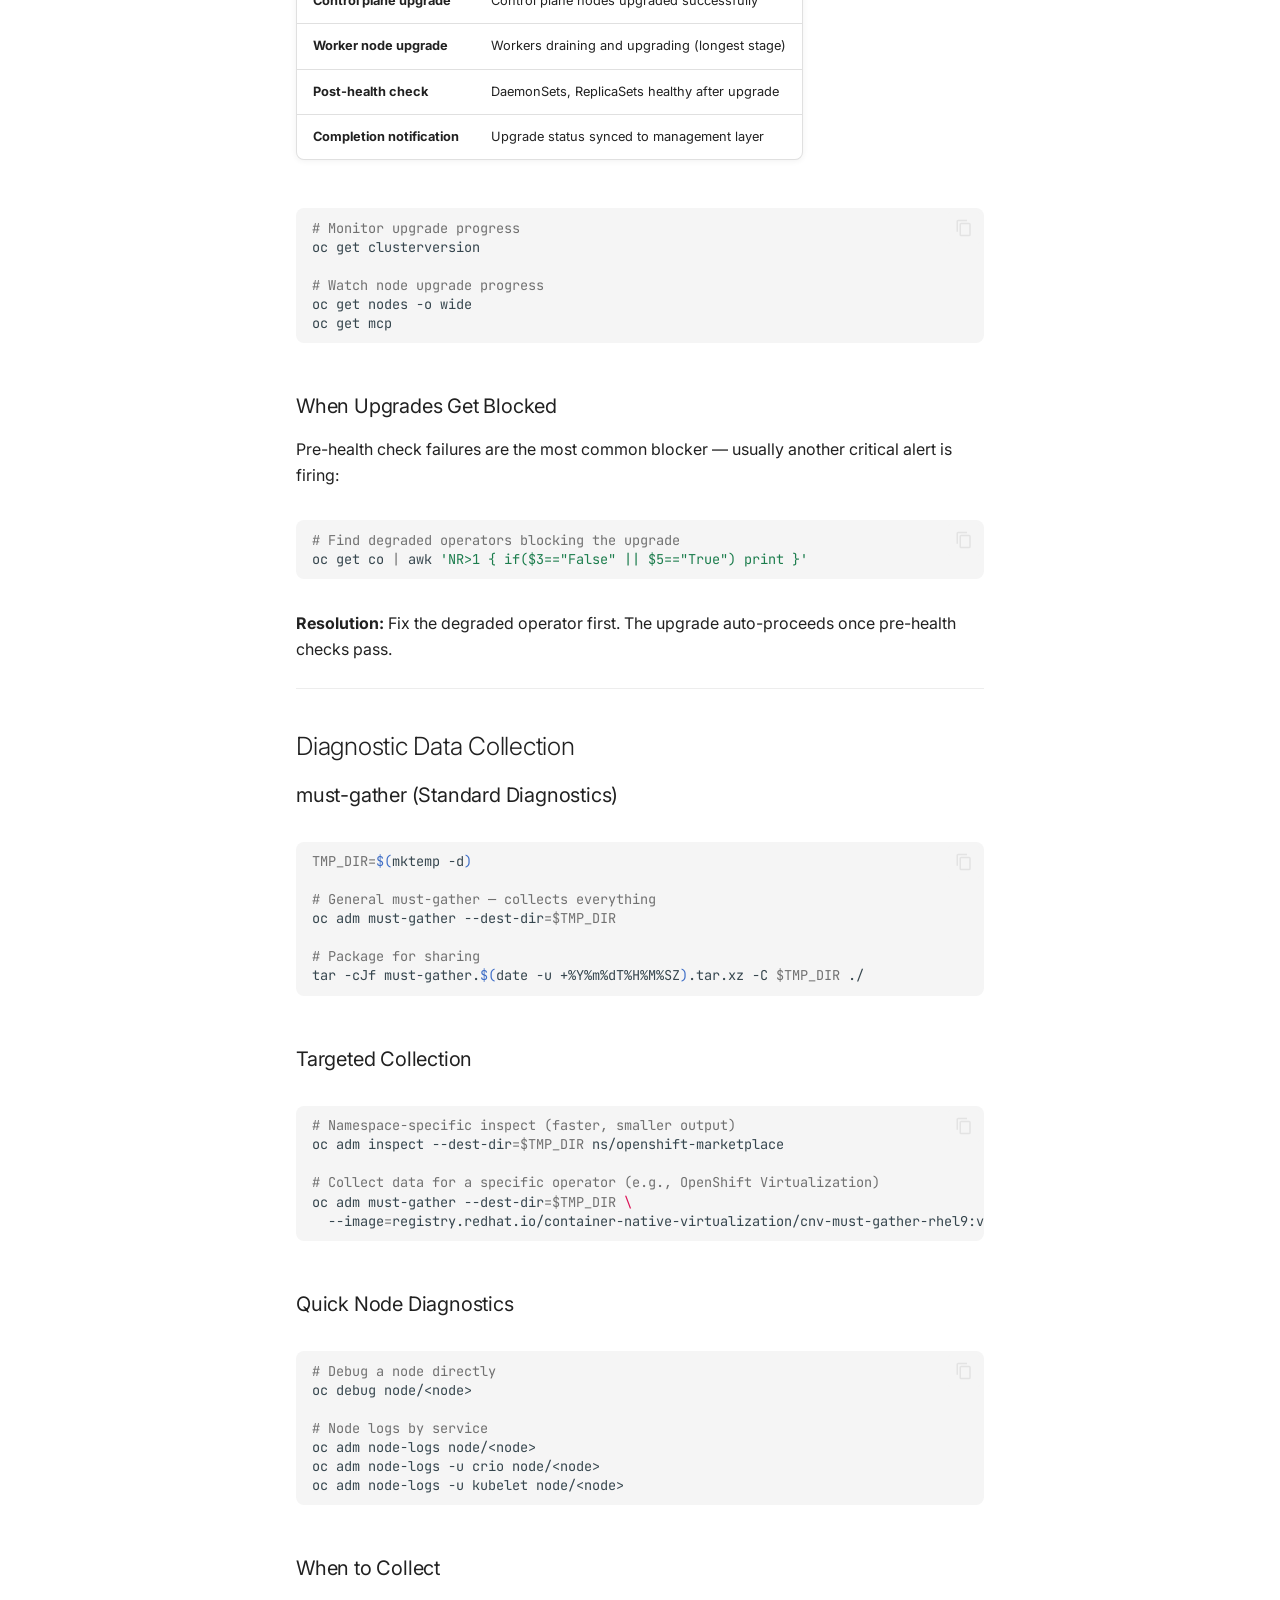
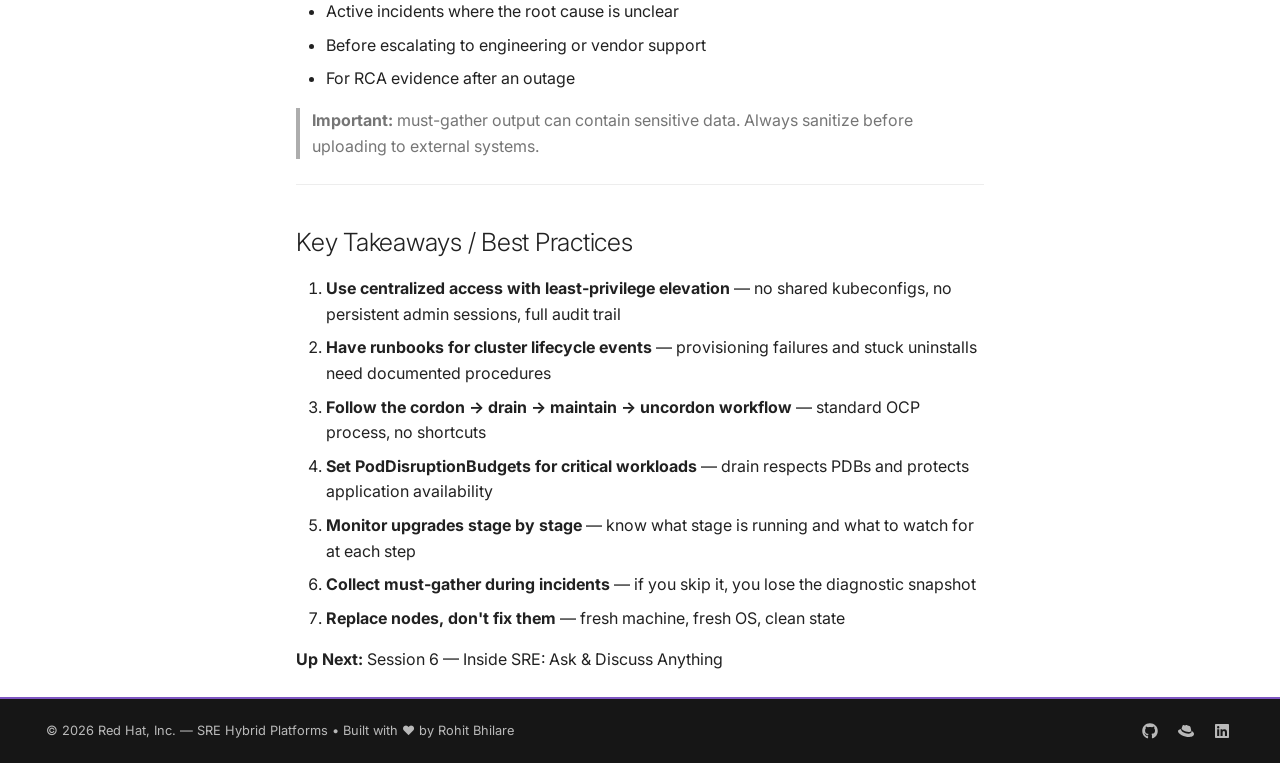
<file: sessions/05-HOW-WE-OPERATE-OCP-CLUSTERS/index.html>
<!doctype html>
<html lang="en" class="no-js">
  <head>
    
      <meta charset="utf-8">
      <meta name="viewport" content="width=device-width,initial-scale=1">
      
        <meta name="description" content="SRE knowledge transfer sessions for OpenShift Container Platform">
      
      
        <meta name="author" content="Rohit Bhilare">
      
      
      
        <link rel="prev" href="../04-HOW-WE-RUN-SRE/">
      
      
        <link rel="next" href="../07-HOW-WE-MONITOR-AND-ALERT/">
      
      
        
      
      
      <link rel="icon" href="../../assets/images/favicon.png">
      <meta name="generator" content="mkdocs-1.6.1, mkdocs-material-9.7.7">
    
    
      
        <title>Session 5: How We Operate OCP Clusters - SRE Best Practices — How We Do Things</title>
      
    
    
      <link rel="stylesheet" href="../../assets/stylesheets/main.ec1eaa64.min.css">
      
        
        <link rel="stylesheet" href="../../assets/stylesheets/palette.ab4e12ef.min.css">
      
      


    
    
      
    
    
      
        
        
        <link rel="preconnect" href="https://fonts.gstatic.com" crossorigin>
        <link rel="stylesheet" href="https://fonts.googleapis.com/css?family=Inter:300,300i,400,400i,700,700i%7CJetBrains+Mono:400,400i,700,700i&display=fallback">
        <style>:root{--md-text-font:"Inter";--md-code-font:"JetBrains Mono"}</style>
      
    
    
      <link rel="stylesheet" href="../../stylesheets/extra.css">
    
    <script>__md_scope=new URL("../..",location),__md_hash=e=>[...e].reduce(((e,_)=>(e<<5)-e+_.charCodeAt(0)),0),__md_get=(e,_=localStorage,t=__md_scope)=>JSON.parse(_.getItem(t.pathname+"."+e)),__md_set=(e,_,t=localStorage,a=__md_scope)=>{try{t.setItem(a.pathname+"."+e,JSON.stringify(_))}catch(e){}}</script>
    
      

    
    
  </head>
  
  
    
    
      
    
    
    
    
    <body dir="ltr" data-md-color-scheme="default" data-md-color-primary="deep-purple" data-md-color-accent="amber">
  
    
    <input class="md-toggle" data-md-toggle="drawer" type="checkbox" id="__drawer" autocomplete="off">
    <input class="md-toggle" data-md-toggle="search" type="checkbox" id="__search" autocomplete="off">
    <label class="md-overlay" for="__drawer"></label>
    <div data-md-component="skip">
      
        
        <a href="#session-5-how-we-operate-ocp-clusters" class="md-skip">
          Skip to content
        </a>
      
    </div>
    <div data-md-component="announce">
      
    </div>
    
    
      

  

<header class="md-header md-header--shadow md-header--lifted" data-md-component="header">
  <nav class="md-header__inner md-grid" aria-label="Header">
    <a href="../.." title="SRE Best Practices — How We Do Things" class="md-header__button md-logo" aria-label="SRE Best Practices — How We Do Things" data-md-component="logo">
      
  
  <svg xmlns="http://www.w3.org/2000/svg" viewBox="0 0 24 24"><path d="m10 17-4-4 1.41-1.41L10 14.17l6.59-6.59L18 9m-6-8L3 5v6c0 5.55 3.84 10.74 9 12 5.16-1.26 9-6.45 9-12V5z"/></svg>

    </a>
    <label class="md-header__button md-icon" for="__drawer">
      
      <svg xmlns="http://www.w3.org/2000/svg" viewBox="0 0 24 24"><path d="M3 6h18v2H3zm0 5h18v2H3zm0 5h18v2H3z"/></svg>
    </label>
    <div class="md-header__title" data-md-component="header-title">
      <div class="md-header__ellipsis">
        <div class="md-header__topic">
          <span class="md-ellipsis">
            SRE Best Practices — How We Do Things
          </span>
        </div>
        <div class="md-header__topic" data-md-component="header-topic">
          <span class="md-ellipsis">
            
              Session 5: How We Operate OCP Clusters
            
          </span>
        </div>
      </div>
    </div>
    
      
        <form class="md-header__option" data-md-component="palette">
  
    
    
    
    <input class="md-option" data-md-color-media="" data-md-color-scheme="default" data-md-color-primary="deep-purple" data-md-color-accent="amber"  aria-label="Switch to dark mode"  type="radio" name="__palette" id="__palette_0">
    
      <label class="md-header__button md-icon" title="Switch to dark mode" for="__palette_1" hidden>
        <svg xmlns="http://www.w3.org/2000/svg" viewBox="0 0 24 24"><path d="m17.75 4.09-2.53 1.94.91 3.06-2.63-1.81-2.63 1.81.91-3.06-2.53-1.94L12.44 4l1.06-3 1.06 3zm3.5 6.91-1.64 1.25.59 1.98-1.7-1.17-1.7 1.17.59-1.98L15.75 11l2.06-.05L18.5 9l.69 1.95zm-2.28 4.95c.83-.08 1.72 1.1 1.19 1.85-.32.45-.66.87-1.08 1.27C15.17 23 8.84 23 4.94 19.07c-3.91-3.9-3.91-10.24 0-14.14.4-.4.82-.76 1.27-1.08.75-.53 1.93.36 1.85 1.19-.27 2.86.69 5.83 2.89 8.02a9.96 9.96 0 0 0 8.02 2.89m-1.64 2.02a12.08 12.08 0 0 1-7.8-3.47c-2.17-2.19-3.33-5-3.49-7.82-2.81 3.14-2.7 7.96.31 10.98 3.02 3.01 7.84 3.12 10.98.31"/></svg>
      </label>
    
  
    
    
    
    <input class="md-option" data-md-color-media="" data-md-color-scheme="slate" data-md-color-primary="deep-purple" data-md-color-accent="amber"  aria-label="Switch to light mode"  type="radio" name="__palette" id="__palette_1">
    
      <label class="md-header__button md-icon" title="Switch to light mode" for="__palette_0" hidden>
        <svg xmlns="http://www.w3.org/2000/svg" viewBox="0 0 24 24"><path d="M12 7a5 5 0 0 1 5 5 5 5 0 0 1-5 5 5 5 0 0 1-5-5 5 5 0 0 1 5-5m0 2a3 3 0 0 0-3 3 3 3 0 0 0 3 3 3 3 0 0 0 3-3 3 3 0 0 0-3-3m0-7 2.39 3.42C13.65 5.15 12.84 5 12 5s-1.65.15-2.39.42zM3.34 7l4.16-.35A7.2 7.2 0 0 0 5.94 8.5c-.44.74-.69 1.5-.83 2.29zm.02 10 1.76-3.77a7.131 7.131 0 0 0 2.38 4.14zM20.65 7l-1.77 3.79a7.02 7.02 0 0 0-2.38-4.15zm-.01 10-4.14.36c.59-.51 1.12-1.14 1.54-1.86.42-.73.69-1.5.83-2.29zM12 22l-2.41-3.44c.74.27 1.55.44 2.41.44.82 0 1.63-.17 2.37-.44z"/></svg>
      </label>
    
  
</form>
      
    
    
      <script>var palette=__md_get("__palette");if(palette&&palette.color){if("(prefers-color-scheme)"===palette.color.media){var media=matchMedia("(prefers-color-scheme: light)"),input=document.querySelector(media.matches?"[data-md-color-media='(prefers-color-scheme: light)']":"[data-md-color-media='(prefers-color-scheme: dark)']");palette.color.media=input.getAttribute("data-md-color-media"),palette.color.scheme=input.getAttribute("data-md-color-scheme"),palette.color.primary=input.getAttribute("data-md-color-primary"),palette.color.accent=input.getAttribute("data-md-color-accent")}for(var[key,value]of Object.entries(palette.color))document.body.setAttribute("data-md-color-"+key,value)}</script>
    
    
    
      
      
        <label class="md-header__button md-icon" for="__search">
          
          <svg xmlns="http://www.w3.org/2000/svg" viewBox="0 0 24 24"><path d="M9.5 3A6.5 6.5 0 0 1 16 9.5c0 1.61-.59 3.09-1.56 4.23l.27.27h.79l5 5-1.5 1.5-5-5v-.79l-.27-.27A6.52 6.52 0 0 1 9.5 16 6.5 6.5 0 0 1 3 9.5 6.5 6.5 0 0 1 9.5 3m0 2C7 5 5 7 5 9.5S7 14 9.5 14 14 12 14 9.5 12 5 9.5 5"/></svg>
        </label>
        <div class="md-search" data-md-component="search" role="dialog">
  <label class="md-search__overlay" for="__search"></label>
  <div class="md-search__inner" role="search">
    <form class="md-search__form" name="search">
      <input type="text" class="md-search__input" name="query" aria-label="Search" placeholder="Search" autocapitalize="off" autocorrect="off" autocomplete="off" spellcheck="false" data-md-component="search-query" required>
      <label class="md-search__icon md-icon" for="__search">
        
        <svg xmlns="http://www.w3.org/2000/svg" viewBox="0 0 24 24"><path d="M9.5 3A6.5 6.5 0 0 1 16 9.5c0 1.61-.59 3.09-1.56 4.23l.27.27h.79l5 5-1.5 1.5-5-5v-.79l-.27-.27A6.52 6.52 0 0 1 9.5 16 6.5 6.5 0 0 1 3 9.5 6.5 6.5 0 0 1 9.5 3m0 2C7 5 5 7 5 9.5S7 14 9.5 14 14 12 14 9.5 12 5 9.5 5"/></svg>
        
        <svg xmlns="http://www.w3.org/2000/svg" viewBox="0 0 24 24"><path d="M20 11v2H8l5.5 5.5-1.42 1.42L4.16 12l7.92-7.92L13.5 5.5 8 11z"/></svg>
      </label>
      <nav class="md-search__options" aria-label="Search">
        
          <a href="javascript:void(0)" class="md-search__icon md-icon" title="Share" aria-label="Share" data-clipboard data-clipboard-text="" data-md-component="search-share" tabindex="-1">
            
            <svg xmlns="http://www.w3.org/2000/svg" viewBox="0 0 24 24"><path d="M18 16.08c-.76 0-1.44.3-1.96.77L8.91 12.7c.05-.23.09-.46.09-.7s-.04-.47-.09-.7l7.05-4.11c.54.5 1.25.81 2.04.81a3 3 0 0 0 3-3 3 3 0 0 0-3-3 3 3 0 0 0-3 3c0 .24.04.47.09.7L8.04 9.81C7.5 9.31 6.79 9 6 9a3 3 0 0 0-3 3 3 3 0 0 0 3 3c.79 0 1.5-.31 2.04-.81l7.12 4.15c-.05.21-.08.43-.08.66 0 1.61 1.31 2.91 2.92 2.91s2.92-1.3 2.92-2.91A2.92 2.92 0 0 0 18 16.08"/></svg>
          </a>
        
        <button type="reset" class="md-search__icon md-icon" title="Clear" aria-label="Clear" tabindex="-1">
          
          <svg xmlns="http://www.w3.org/2000/svg" viewBox="0 0 24 24"><path d="M19 6.41 17.59 5 12 10.59 6.41 5 5 6.41 10.59 12 5 17.59 6.41 19 12 13.41 17.59 19 19 17.59 13.41 12z"/></svg>
        </button>
      </nav>
      
        <div class="md-search__suggest" data-md-component="search-suggest"></div>
      
    </form>
    <div class="md-search__output">
      <div class="md-search__scrollwrap" tabindex="0" data-md-scrollfix>
        <div class="md-search-result" data-md-component="search-result">
          <div class="md-search-result__meta">
            Initializing search
          </div>
          <ol class="md-search-result__list" role="presentation"></ol>
        </div>
      </div>
    </div>
  </div>
</div>
      
    
    
      <div class="md-header__source">
        <a href="https://github.com/rbhilare/sre-functions" title="Go to repository" class="md-source" data-md-component="source">
  <div class="md-source__icon md-icon">
    
    <svg xmlns="http://www.w3.org/2000/svg" viewBox="0 0 512 512"><!--! Font Awesome Free 7.1.0 by @fontawesome - https://fontawesome.com License - https://fontawesome.com/license/free (Icons: CC BY 4.0, Fonts: SIL OFL 1.1, Code: MIT License) Copyright 2025 Fonticons, Inc.--><path d="M173.9 397.4c0 2-2.3 3.6-5.2 3.6-3.3.3-5.6-1.3-5.6-3.6 0-2 2.3-3.6 5.2-3.6 3-.3 5.6 1.3 5.6 3.6m-31.1-4.5c-.7 2 1.3 4.3 4.3 4.9 2.6 1 5.6 0 6.2-2s-1.3-4.3-4.3-5.2c-2.6-.7-5.5.3-6.2 2.3m44.2-1.7c-2.9.7-4.9 2.6-4.6 4.9.3 2 2.9 3.3 5.9 2.6 2.9-.7 4.9-2.6 4.6-4.6-.3-1.9-3-3.2-5.9-2.9M252.8 8C114.1 8 8 113.3 8 252c0 110.9 69.8 205.8 169.5 239.2 12.8 2.3 17.3-5.6 17.3-12.1 0-6.2-.3-40.4-.3-61.4 0 0-70 15-84.7-29.8 0 0-11.4-29.1-27.8-36.6 0 0-22.9-15.7 1.6-15.4 0 0 24.9 2 38.6 25.8 21.9 38.6 58.6 27.5 72.9 20.9 2.3-16 8.8-27.1 16-33.7-55.9-6.2-112.3-14.3-112.3-110.5 0-27.5 7.6-41.3 23.6-58.9-2.6-6.5-11.1-33.3 2.6-67.9 20.9-6.5 69 27 69 27 20-5.6 41.5-8.5 62.8-8.5s42.8 2.9 62.8 8.5c0 0 48.1-33.6 69-27 13.7 34.7 5.2 61.4 2.6 67.9 16 17.7 25.8 31.5 25.8 58.9 0 96.5-58.9 104.2-114.8 110.5 9.2 7.9 17 22.9 17 46.4 0 33.7-.3 75.4-.3 83.6 0 6.5 4.6 14.4 17.3 12.1C436.2 457.8 504 362.9 504 252 504 113.3 391.5 8 252.8 8M105.2 352.9c-1.3 1-1 3.3.7 5.2 1.6 1.6 3.9 2.3 5.2 1 1.3-1 1-3.3-.7-5.2-1.6-1.6-3.9-2.3-5.2-1m-10.8-8.1c-.7 1.3.3 2.9 2.3 3.9 1.6 1 3.6.7 4.3-.7.7-1.3-.3-2.9-2.3-3.9-2-.6-3.6-.3-4.3.7m32.4 35.6c-1.6 1.3-1 4.3 1.3 6.2 2.3 2.3 5.2 2.6 6.5 1 1.3-1.3.7-4.3-1.3-6.2-2.2-2.3-5.2-2.6-6.5-1m-11.4-14.7c-1.6 1-1.6 3.6 0 5.9s4.3 3.3 5.6 2.3c1.6-1.3 1.6-3.9 0-6.2-1.4-2.3-4-3.3-5.6-2"/></svg>
  </div>
  <div class="md-source__repository">
    rbhilare/sre-functions
  </div>
</a>
      </div>
    
  </nav>
  
    
      
<nav class="md-tabs" aria-label="Tabs" data-md-component="tabs">
  <div class="md-grid">
    <ul class="md-tabs__list">
      
        
  
  
  
  
    <li class="md-tabs__item">
      <a href="../.." class="md-tabs__link">
        
  
  
    
  
  Home

      </a>
    </li>
  

      
        
  
  
  
  
    <li class="md-tabs__item">
      <a href="../00-MASTER-SESSION-PLAN/" class="md-tabs__link">
        
  
  
    
  
  Session Plan

      </a>
    </li>
  

      
        
  
  
  
    
  
  
    
    
      <li class="md-tabs__item md-tabs__item--active">
        <a href="../01-RELIABILITY-ACROSS-LAYERS/" class="md-tabs__link">
          
  
  
    
  
  Content Sessions

        </a>
      </li>
    
  

      
        
  
  
  
  
    
    
      <li class="md-tabs__item">
        <a href="../03-INSIDE-SRE-ASK-AND-DISCUSS/" class="md-tabs__link">
          
  
  
    
  
  Q&A Sessions

        </a>
      </li>
    
  

      
    </ul>
  </div>
</nav>
    
  
</header>
    
    <div class="md-container" data-md-component="container">
      
      
        
      
      <main class="md-main" data-md-component="main">
        <div class="md-main__inner md-grid">
          
            
              
              <div class="md-sidebar md-sidebar--primary" data-md-component="sidebar" data-md-type="navigation" >
                <div class="md-sidebar__scrollwrap">
                  <div class="md-sidebar__inner">
                    


  


<nav class="md-nav md-nav--primary md-nav--lifted" aria-label="Navigation" data-md-level="0">
  <label class="md-nav__title" for="__drawer">
    <a href="../.." title="SRE Best Practices — How We Do Things" class="md-nav__button md-logo" aria-label="SRE Best Practices — How We Do Things" data-md-component="logo">
      
  
  <svg xmlns="http://www.w3.org/2000/svg" viewBox="0 0 24 24"><path d="m10 17-4-4 1.41-1.41L10 14.17l6.59-6.59L18 9m-6-8L3 5v6c0 5.55 3.84 10.74 9 12 5.16-1.26 9-6.45 9-12V5z"/></svg>

    </a>
    SRE Best Practices — How We Do Things
  </label>
  
    <div class="md-nav__source">
      <a href="https://github.com/rbhilare/sre-functions" title="Go to repository" class="md-source" data-md-component="source">
  <div class="md-source__icon md-icon">
    
    <svg xmlns="http://www.w3.org/2000/svg" viewBox="0 0 512 512"><!--! Font Awesome Free 7.1.0 by @fontawesome - https://fontawesome.com License - https://fontawesome.com/license/free (Icons: CC BY 4.0, Fonts: SIL OFL 1.1, Code: MIT License) Copyright 2025 Fonticons, Inc.--><path d="M173.9 397.4c0 2-2.3 3.6-5.2 3.6-3.3.3-5.6-1.3-5.6-3.6 0-2 2.3-3.6 5.2-3.6 3-.3 5.6 1.3 5.6 3.6m-31.1-4.5c-.7 2 1.3 4.3 4.3 4.9 2.6 1 5.6 0 6.2-2s-1.3-4.3-4.3-5.2c-2.6-.7-5.5.3-6.2 2.3m44.2-1.7c-2.9.7-4.9 2.6-4.6 4.9.3 2 2.9 3.3 5.9 2.6 2.9-.7 4.9-2.6 4.6-4.6-.3-1.9-3-3.2-5.9-2.9M252.8 8C114.1 8 8 113.3 8 252c0 110.9 69.8 205.8 169.5 239.2 12.8 2.3 17.3-5.6 17.3-12.1 0-6.2-.3-40.4-.3-61.4 0 0-70 15-84.7-29.8 0 0-11.4-29.1-27.8-36.6 0 0-22.9-15.7 1.6-15.4 0 0 24.9 2 38.6 25.8 21.9 38.6 58.6 27.5 72.9 20.9 2.3-16 8.8-27.1 16-33.7-55.9-6.2-112.3-14.3-112.3-110.5 0-27.5 7.6-41.3 23.6-58.9-2.6-6.5-11.1-33.3 2.6-67.9 20.9-6.5 69 27 69 27 20-5.6 41.5-8.5 62.8-8.5s42.8 2.9 62.8 8.5c0 0 48.1-33.6 69-27 13.7 34.7 5.2 61.4 2.6 67.9 16 17.7 25.8 31.5 25.8 58.9 0 96.5-58.9 104.2-114.8 110.5 9.2 7.9 17 22.9 17 46.4 0 33.7-.3 75.4-.3 83.6 0 6.5 4.6 14.4 17.3 12.1C436.2 457.8 504 362.9 504 252 504 113.3 391.5 8 252.8 8M105.2 352.9c-1.3 1-1 3.3.7 5.2 1.6 1.6 3.9 2.3 5.2 1 1.3-1 1-3.3-.7-5.2-1.6-1.6-3.9-2.3-5.2-1m-10.8-8.1c-.7 1.3.3 2.9 2.3 3.9 1.6 1 3.6.7 4.3-.7.7-1.3-.3-2.9-2.3-3.9-2-.6-3.6-.3-4.3.7m32.4 35.6c-1.6 1.3-1 4.3 1.3 6.2 2.3 2.3 5.2 2.6 6.5 1 1.3-1.3.7-4.3-1.3-6.2-2.2-2.3-5.2-2.6-6.5-1m-11.4-14.7c-1.6 1-1.6 3.6 0 5.9s4.3 3.3 5.6 2.3c1.6-1.3 1.6-3.9 0-6.2-1.4-2.3-4-3.3-5.6-2"/></svg>
  </div>
  <div class="md-source__repository">
    rbhilare/sre-functions
  </div>
</a>
    </div>
  
  <ul class="md-nav__list" data-md-scrollfix>
    
      
      
  
  
  
  
    <li class="md-nav__item">
      <a href="../.." class="md-nav__link">
        
  
  
  <span class="md-ellipsis">
    
  
    Home
  

    
  </span>
  
  

      </a>
    </li>
  

    
      
      
  
  
  
  
    <li class="md-nav__item">
      <a href="../00-MASTER-SESSION-PLAN/" class="md-nav__link">
        
  
  
  <span class="md-ellipsis">
    
  
    Session Plan
  

    
  </span>
  
  

      </a>
    </li>
  

    
      
      
  
  
    
  
  
  
    
    
      
        
      
        
      
        
      
        
      
        
      
        
      
    
    
    
      
        
        
      
      
        
      
    
    
    <li class="md-nav__item md-nav__item--active md-nav__item--section md-nav__item--nested">
      
        
        
        <input class="md-nav__toggle md-toggle " type="checkbox" id="__nav_3" checked>
        
          
          <label class="md-nav__link" for="__nav_3" id="__nav_3_label" tabindex="">
            
  
  
  <span class="md-ellipsis">
    
  
    Content Sessions
  

    
  </span>
  
  

            <span class="md-nav__icon md-icon"></span>
          </label>
        
        <nav class="md-nav" data-md-level="1" aria-labelledby="__nav_3_label" aria-expanded="true">
          <label class="md-nav__title" for="__nav_3">
            <span class="md-nav__icon md-icon"></span>
            
  
    Content Sessions
  

          </label>
          <ul class="md-nav__list" data-md-scrollfix>
            
              
                
  
  
  
  
    <li class="md-nav__item">
      <a href="../01-RELIABILITY-ACROSS-LAYERS/" class="md-nav__link">
        
  
  
  <span class="md-ellipsis">
    
  
    Session 1: Reliability Across Layers
  

    
  </span>
  
  

      </a>
    </li>
  

              
            
              
                
  
  
  
  
    <li class="md-nav__item">
      <a href="../02-FOLLOW-THE-SUN-MODEL/" class="md-nav__link">
        
  
  
  <span class="md-ellipsis">
    
  
    Session 2: Follow-the-Sun Model
  

    
  </span>
  
  

      </a>
    </li>
  

              
            
              
                
  
  
  
  
    <li class="md-nav__item">
      <a href="../04-HOW-WE-RUN-SRE/" class="md-nav__link">
        
  
  
  <span class="md-ellipsis">
    
  
    Session 4: How We Run SRE
  

    
  </span>
  
  

      </a>
    </li>
  

              
            
              
                
  
  
    
  
  
  
    <li class="md-nav__item md-nav__item--active">
      
      <input class="md-nav__toggle md-toggle" type="checkbox" id="__toc">
      
      
        
      
      
        <label class="md-nav__link md-nav__link--active" for="__toc">
          
  
  
  <span class="md-ellipsis">
    
  
    Session 5: How We Operate OCP Clusters
  

    
  </span>
  
  

          <span class="md-nav__icon md-icon"></span>
        </label>
      
      <a href="./" class="md-nav__link md-nav__link--active">
        
  
  
  <span class="md-ellipsis">
    
  
    Session 5: How We Operate OCP Clusters
  

    
  </span>
  
  

      </a>
      
        

<nav class="md-nav md-nav--secondary" aria-label="Table of contents">
  
  
  
    
  
  
    <label class="md-nav__title" for="__toc">
      <span class="md-nav__icon md-icon"></span>
      Table of contents
    </label>
    <ul class="md-nav__list" data-md-component="toc" data-md-scrollfix>
      
        <li class="md-nav__item">
  <a href="#agenda" class="md-nav__link">
    <span class="md-ellipsis">
      
        Agenda
      
    </span>
  </a>
  
</li>
      
        <li class="md-nav__item">
  <a href="#cluster-access-how-we-get-in" class="md-nav__link">
    <span class="md-ellipsis">
      
        Cluster Access — How We Get In
      
    </span>
  </a>
  
    <nav class="md-nav" aria-label="Cluster Access — How We Get In">
      <ul class="md-nav__list">
        
          <li class="md-nav__item">
  <a href="#centralized-access-with-least-privilege" class="md-nav__link">
    <span class="md-ellipsis">
      
        Centralized Access with Least Privilege
      
    </span>
  </a>
  
</li>
        
          <li class="md-nav__item">
  <a href="#how-it-works-in-practice" class="md-nav__link">
    <span class="md-ellipsis">
      
        How It Works in Practice
      
    </span>
  </a>
  
</li>
        
      </ul>
    </nav>
  
</li>
      
        <li class="md-nav__item">
  <a href="#cluster-lifecycle-operations" class="md-nav__link">
    <span class="md-ellipsis">
      
        Cluster Lifecycle Operations
      
    </span>
  </a>
  
    <nav class="md-nav" aria-label="Cluster Lifecycle Operations">
      <ul class="md-nav__list">
        
          <li class="md-nav__item">
  <a href="#provisioning-failure-triage" class="md-nav__link">
    <span class="md-ellipsis">
      
        Provisioning Failure Triage
      
    </span>
  </a>
  
</li>
        
          <li class="md-nav__item">
  <a href="#deprovisioning-and-orphan-cleanup" class="md-nav__link">
    <span class="md-ellipsis">
      
        Deprovisioning and Orphan Cleanup
      
    </span>
  </a>
  
</li>
        
      </ul>
    </nav>
  
</li>
      
        <li class="md-nav__item">
  <a href="#node-management-and-maintenance" class="md-nav__link">
    <span class="md-ellipsis">
      
        Node Management and Maintenance
      
    </span>
  </a>
  
    <nav class="md-nav" aria-label="Node Management and Maintenance">
      <ul class="md-nav__list">
        
          <li class="md-nav__item">
  <a href="#node-maintenance-process-aligned-with-ocp-docs" class="md-nav__link">
    <span class="md-ellipsis">
      
        Node Maintenance Process (Aligned with OCP Docs)
      
    </span>
  </a>
  
</li>
        
          <li class="md-nav__item">
  <a href="#node-replacement-preferred-over-drainreboot" class="md-nav__link">
    <span class="md-ellipsis">
      
        Node Replacement (Preferred Over Drain/Reboot)
      
    </span>
  </a>
  
</li>
        
          <li class="md-nav__item">
  <a href="#infrastructure-node-resizing" class="md-nav__link">
    <span class="md-ellipsis">
      
        Infrastructure Node Resizing
      
    </span>
  </a>
  
</li>
        
      </ul>
    </nav>
  
</li>
      
        <li class="md-nav__item">
  <a href="#upgrade-operations-how-we-keep-clusters-current" class="md-nav__link">
    <span class="md-ellipsis">
      
        Upgrade Operations — How We Keep Clusters Current
      
    </span>
  </a>
  
    <nav class="md-nav" aria-label="Upgrade Operations — How We Keep Clusters Current">
      <ul class="md-nav__list">
        
          <li class="md-nav__item">
  <a href="#upgrade-stages-we-monitor" class="md-nav__link">
    <span class="md-ellipsis">
      
        Upgrade Stages We Monitor
      
    </span>
  </a>
  
</li>
        
          <li class="md-nav__item">
  <a href="#when-upgrades-get-blocked" class="md-nav__link">
    <span class="md-ellipsis">
      
        When Upgrades Get Blocked
      
    </span>
  </a>
  
</li>
        
      </ul>
    </nav>
  
</li>
      
        <li class="md-nav__item">
  <a href="#diagnostic-data-collection" class="md-nav__link">
    <span class="md-ellipsis">
      
        Diagnostic Data Collection
      
    </span>
  </a>
  
    <nav class="md-nav" aria-label="Diagnostic Data Collection">
      <ul class="md-nav__list">
        
          <li class="md-nav__item">
  <a href="#must-gather-standard-diagnostics" class="md-nav__link">
    <span class="md-ellipsis">
      
        must-gather (Standard Diagnostics)
      
    </span>
  </a>
  
</li>
        
          <li class="md-nav__item">
  <a href="#targeted-collection" class="md-nav__link">
    <span class="md-ellipsis">
      
        Targeted Collection
      
    </span>
  </a>
  
</li>
        
          <li class="md-nav__item">
  <a href="#quick-node-diagnostics" class="md-nav__link">
    <span class="md-ellipsis">
      
        Quick Node Diagnostics
      
    </span>
  </a>
  
</li>
        
          <li class="md-nav__item">
  <a href="#when-to-collect" class="md-nav__link">
    <span class="md-ellipsis">
      
        When to Collect
      
    </span>
  </a>
  
</li>
        
      </ul>
    </nav>
  
</li>
      
        <li class="md-nav__item">
  <a href="#key-takeaways-best-practices" class="md-nav__link">
    <span class="md-ellipsis">
      
        Key Takeaways / Best Practices
      
    </span>
  </a>
  
</li>
      
    </ul>
  
</nav>
      
    </li>
  

              
            
              
                
  
  
  
  
    <li class="md-nav__item">
      <a href="../07-HOW-WE-MONITOR-AND-ALERT/" class="md-nav__link">
        
  
  
  <span class="md-ellipsis">
    
  
    Session 7: How We Monitor and Alert
  

    
  </span>
  
  

      </a>
    </li>
  

              
            
              
                
  
  
  
  
    <li class="md-nav__item">
      <a href="../08-HOW-WE-HANDLE-INCIDENTS/" class="md-nav__link">
        
  
  
  <span class="md-ellipsis">
    
  
    Session 8: How We Handle Incidents
  

    
  </span>
  
  

      </a>
    </li>
  

              
            
          </ul>
        </nav>
      
    </li>
  

    
      
      
  
  
  
  
    
    
      
        
      
        
      
        
      
    
    
    
      
      
        
      
    
    
    <li class="md-nav__item md-nav__item--nested">
      
        
        
          
        
        <input class="md-nav__toggle md-toggle md-toggle--indeterminate" type="checkbox" id="__nav_4" >
        
          
          <label class="md-nav__link" for="__nav_4" id="__nav_4_label" tabindex="0">
            
  
  
  <span class="md-ellipsis">
    
  
    Q&A Sessions
  

    
  </span>
  
  

            <span class="md-nav__icon md-icon"></span>
          </label>
        
        <nav class="md-nav" data-md-level="1" aria-labelledby="__nav_4_label" aria-expanded="false">
          <label class="md-nav__title" for="__nav_4">
            <span class="md-nav__icon md-icon"></span>
            
  
    Q&A Sessions
  

          </label>
          <ul class="md-nav__list" data-md-scrollfix>
            
              
                
  
  
  
  
    <li class="md-nav__item">
      <a href="../03-INSIDE-SRE-ASK-AND-DISCUSS/" class="md-nav__link">
        
  
  
  <span class="md-ellipsis">
    
  
    Session 3: Ask & Discuss (Sessions 1–2)
  

    
  </span>
  
  

      </a>
    </li>
  

              
            
              
                
  
  
  
  
    <li class="md-nav__item">
      <a href="../06-INSIDE-SRE-ASK-AND-DISCUSS/" class="md-nav__link">
        
  
  
  <span class="md-ellipsis">
    
  
    Session 6: Ask & Discuss (Sessions 4–5)
  

    
  </span>
  
  

      </a>
    </li>
  

              
            
              
                
  
  
  
  
    <li class="md-nav__item">
      <a href="../09-INSIDE-SRE-ASK-AND-DISCUSS/" class="md-nav__link">
        
  
  
  <span class="md-ellipsis">
    
  
    Session 9: Ask & Discuss (Sessions 7–8)
  

    
  </span>
  
  

      </a>
    </li>
  

              
            
          </ul>
        </nav>
      
    </li>
  

    
  </ul>
</nav>
                  </div>
                </div>
              </div>
            
            
              
              <div class="md-sidebar md-sidebar--secondary" data-md-component="sidebar" data-md-type="toc" >
                <div class="md-sidebar__scrollwrap">
                  <div class="md-sidebar__inner">
                    

<nav class="md-nav md-nav--secondary" aria-label="Table of contents">
  
  
  
    
  
  
    <label class="md-nav__title" for="__toc">
      <span class="md-nav__icon md-icon"></span>
      Table of contents
    </label>
    <ul class="md-nav__list" data-md-component="toc" data-md-scrollfix>
      
        <li class="md-nav__item">
  <a href="#agenda" class="md-nav__link">
    <span class="md-ellipsis">
      
        Agenda
      
    </span>
  </a>
  
</li>
      
        <li class="md-nav__item">
  <a href="#cluster-access-how-we-get-in" class="md-nav__link">
    <span class="md-ellipsis">
      
        Cluster Access — How We Get In
      
    </span>
  </a>
  
    <nav class="md-nav" aria-label="Cluster Access — How We Get In">
      <ul class="md-nav__list">
        
          <li class="md-nav__item">
  <a href="#centralized-access-with-least-privilege" class="md-nav__link">
    <span class="md-ellipsis">
      
        Centralized Access with Least Privilege
      
    </span>
  </a>
  
</li>
        
          <li class="md-nav__item">
  <a href="#how-it-works-in-practice" class="md-nav__link">
    <span class="md-ellipsis">
      
        How It Works in Practice
      
    </span>
  </a>
  
</li>
        
      </ul>
    </nav>
  
</li>
      
        <li class="md-nav__item">
  <a href="#cluster-lifecycle-operations" class="md-nav__link">
    <span class="md-ellipsis">
      
        Cluster Lifecycle Operations
      
    </span>
  </a>
  
    <nav class="md-nav" aria-label="Cluster Lifecycle Operations">
      <ul class="md-nav__list">
        
          <li class="md-nav__item">
  <a href="#provisioning-failure-triage" class="md-nav__link">
    <span class="md-ellipsis">
      
        Provisioning Failure Triage
      
    </span>
  </a>
  
</li>
        
          <li class="md-nav__item">
  <a href="#deprovisioning-and-orphan-cleanup" class="md-nav__link">
    <span class="md-ellipsis">
      
        Deprovisioning and Orphan Cleanup
      
    </span>
  </a>
  
</li>
        
      </ul>
    </nav>
  
</li>
      
        <li class="md-nav__item">
  <a href="#node-management-and-maintenance" class="md-nav__link">
    <span class="md-ellipsis">
      
        Node Management and Maintenance
      
    </span>
  </a>
  
    <nav class="md-nav" aria-label="Node Management and Maintenance">
      <ul class="md-nav__list">
        
          <li class="md-nav__item">
  <a href="#node-maintenance-process-aligned-with-ocp-docs" class="md-nav__link">
    <span class="md-ellipsis">
      
        Node Maintenance Process (Aligned with OCP Docs)
      
    </span>
  </a>
  
</li>
        
          <li class="md-nav__item">
  <a href="#node-replacement-preferred-over-drainreboot" class="md-nav__link">
    <span class="md-ellipsis">
      
        Node Replacement (Preferred Over Drain/Reboot)
      
    </span>
  </a>
  
</li>
        
          <li class="md-nav__item">
  <a href="#infrastructure-node-resizing" class="md-nav__link">
    <span class="md-ellipsis">
      
        Infrastructure Node Resizing
      
    </span>
  </a>
  
</li>
        
      </ul>
    </nav>
  
</li>
      
        <li class="md-nav__item">
  <a href="#upgrade-operations-how-we-keep-clusters-current" class="md-nav__link">
    <span class="md-ellipsis">
      
        Upgrade Operations — How We Keep Clusters Current
      
    </span>
  </a>
  
    <nav class="md-nav" aria-label="Upgrade Operations — How We Keep Clusters Current">
      <ul class="md-nav__list">
        
          <li class="md-nav__item">
  <a href="#upgrade-stages-we-monitor" class="md-nav__link">
    <span class="md-ellipsis">
      
        Upgrade Stages We Monitor
      
    </span>
  </a>
  
</li>
        
          <li class="md-nav__item">
  <a href="#when-upgrades-get-blocked" class="md-nav__link">
    <span class="md-ellipsis">
      
        When Upgrades Get Blocked
      
    </span>
  </a>
  
</li>
        
      </ul>
    </nav>
  
</li>
      
        <li class="md-nav__item">
  <a href="#diagnostic-data-collection" class="md-nav__link">
    <span class="md-ellipsis">
      
        Diagnostic Data Collection
      
    </span>
  </a>
  
    <nav class="md-nav" aria-label="Diagnostic Data Collection">
      <ul class="md-nav__list">
        
          <li class="md-nav__item">
  <a href="#must-gather-standard-diagnostics" class="md-nav__link">
    <span class="md-ellipsis">
      
        must-gather (Standard Diagnostics)
      
    </span>
  </a>
  
</li>
        
          <li class="md-nav__item">
  <a href="#targeted-collection" class="md-nav__link">
    <span class="md-ellipsis">
      
        Targeted Collection
      
    </span>
  </a>
  
</li>
        
          <li class="md-nav__item">
  <a href="#quick-node-diagnostics" class="md-nav__link">
    <span class="md-ellipsis">
      
        Quick Node Diagnostics
      
    </span>
  </a>
  
</li>
        
          <li class="md-nav__item">
  <a href="#when-to-collect" class="md-nav__link">
    <span class="md-ellipsis">
      
        When to Collect
      
    </span>
  </a>
  
</li>
        
      </ul>
    </nav>
  
</li>
      
        <li class="md-nav__item">
  <a href="#key-takeaways-best-practices" class="md-nav__link">
    <span class="md-ellipsis">
      
        Key Takeaways / Best Practices
      
    </span>
  </a>
  
</li>
      
    </ul>
  
</nav>
                  </div>
                </div>
              </div>
            
          
          
            <div class="md-content" data-md-component="content">
              
              <article class="md-content__inner md-typeset">
                
                  


  
  


<h1 id="session-5-how-we-operate-ocp-clusters">Session 5: How We Operate OCP Clusters<a class="headerlink" href="#session-5-how-we-operate-ocp-clusters" title="Permanent link">⛓️</a></h1>
<p><strong>Day-to-Day Operations, Maintenance, and Cluster Lifecycle</strong></p>
<p><strong>Presenter:</strong> Rohit Bhilare — Principal Site Reliability Engineer, Hybrid Platforms — ROSA, Red Hat
<strong>Duration:</strong> 40 minutes | <strong>Format:</strong> Peer conversation, not a lecture
<strong>Series:</strong> SRE Best Practices — How We Do Things (Session 5 of 14)
<strong>Focus:</strong> Cluster access, lifecycle operations, node management, upgrades, and diagnostics</p>
<hr />
<h2 id="agenda">Agenda<a class="headerlink" href="#agenda" title="Permanent link">⛓️</a></h2>
<ul>
<li>Cluster Access — How We Get In</li>
<li>Cluster Lifecycle Operations</li>
<li>Node Management and Maintenance</li>
<li>Upgrade Operations — How We Keep Clusters Current</li>
<li>Diagnostic Data Collection</li>
<li>Key Takeaways / Best Practices</li>
</ul>
<hr />
<h2 id="cluster-access-how-we-get-in">Cluster Access — How We Get In<a class="headerlink" href="#cluster-access-how-we-get-in" title="Permanent link">⛓️</a></h2>
<h3 id="centralized-access-with-least-privilege">Centralized Access with Least Privilege<a class="headerlink" href="#centralized-access-with-least-privilege" title="Permanent link">⛓️</a></h3>
<p>All cluster access goes through a <strong>centralized access gateway</strong> — no direct SSH, no shared kubeconfigs, no static credentials.</p>
<table>
<thead>
<tr>
<th>Aspect</th>
<th>Our Approach</th>
</tr>
</thead>
<tbody>
<tr>
<td>Default access</td>
<td><strong>Read-only</strong> — SREs can view resources but cannot modify</td>
</tr>
<tr>
<td>Elevation</td>
<td>Per-command, not per-session — each write action requires explicit elevation</td>
</tr>
<tr>
<td>Audit trail</td>
<td>Every elevated action is logged with who, what, when, and why</td>
</tr>
<tr>
<td>Time-limited</td>
<td>Sessions expire automatically after a fixed duration</td>
</tr>
<tr>
<td>Accountability</td>
<td>You must provide a justification for every elevated action</td>
</tr>
</tbody>
</table>
<h3 id="how-it-works-in-practice">How It Works in Practice<a class="headerlink" href="#how-it-works-in-practice" title="Permanent link">⛓️</a></h3>
<div class="language-bash highlight"><pre><span></span><code><span id="__span-0-1"><a id="__codelineno-0-1" name="__codelineno-0-1" href="#__codelineno-0-1"></a><span class="c1"># Standard read access — works without elevation</span>
</span><span id="__span-0-2"><a id="__codelineno-0-2" name="__codelineno-0-2" href="#__codelineno-0-2"></a>oc<span class="w"> </span>get<span class="w"> </span>nodes
</span><span id="__span-0-3"><a id="__codelineno-0-3" name="__codelineno-0-3" href="#__codelineno-0-3"></a>oc<span class="w"> </span>get<span class="w"> </span>co
</span><span id="__span-0-4"><a id="__codelineno-0-4" name="__codelineno-0-4" href="#__codelineno-0-4"></a>oc<span class="w"> </span>get<span class="w"> </span>pods<span class="w"> </span>-A
</span><span id="__span-0-5"><a id="__codelineno-0-5" name="__codelineno-0-5" href="#__codelineno-0-5"></a>
</span><span id="__span-0-6"><a id="__codelineno-0-6" name="__codelineno-0-6" href="#__codelineno-0-6"></a><span class="c1"># Write operations require elevation (per-command)</span>
</span><span id="__span-0-7"><a id="__codelineno-0-7" name="__codelineno-0-7" href="#__codelineno-0-7"></a><span class="c1"># Example: draining a node</span>
</span><span id="__span-0-8"><a id="__codelineno-0-8" name="__codelineno-0-8" href="#__codelineno-0-8"></a>oc<span class="w"> </span>adm<span class="w"> </span>drain<span class="w"> </span>&lt;node&gt;<span class="w"> </span>--ignore-daemonsets<span class="w"> </span>--delete-emptydir-data<span class="w"> </span>--as<span class="w"> </span>cluster-admin
</span></code></pre></div>
<blockquote>
<p><strong>Principle:</strong> Least privilege by default. Elevate only when needed, only for the specific action. If something goes wrong, we can trace exactly what was done and by whom.</p>
</blockquote>
<hr />
<h2 id="cluster-lifecycle-operations">Cluster Lifecycle Operations<a class="headerlink" href="#cluster-lifecycle-operations" title="Permanent link">⛓️</a></h2>
<h3 id="provisioning-failure-triage">Provisioning Failure Triage<a class="headerlink" href="#provisioning-failure-triage" title="Permanent link">⛓️</a></h3>
<p>When a cluster fails to provision, our automated investigation layer gathers initial data before an SRE is involved. When manual triage is needed:</p>
<p><strong>What we check:</strong></p>
<ul>
<li><strong>Cloud account status</strong> — was the account provisioned correctly?</li>
<li><strong>Cluster deployment conditions</strong> — what stage did it fail at?</li>
<li><strong>Install logs</strong> — what error did the installer report?</li>
<li><strong>Common red herrings</strong> — ingress/auth/console at 96-97% during install is normal (workers not ready yet); skip those</li>
</ul>
<h3 id="deprovisioning-and-orphan-cleanup">Deprovisioning and Orphan Cleanup<a class="headerlink" href="#deprovisioning-and-orphan-cleanup" title="Permanent link">⛓️</a></h3>
<p>Stuck uninstalls happen more often than you'd expect. We follow a progression:</p>
<ol>
<li><strong>Customer self-service first</strong> — let the customer retry the deletion</li>
<li><strong>Disable delete protection</strong> — if the cluster is stuck because of protection flags</li>
<li><strong>Force delete</strong> — last resort, requires justification and tracking ticket</li>
</ol>
<hr />
<h2 id="node-management-and-maintenance">Node Management and Maintenance<a class="headerlink" href="#node-management-and-maintenance" title="Permanent link">⛓️</a></h2>
<h3 id="node-maintenance-process-aligned-with-ocp-docs">Node Maintenance Process (Aligned with OCP Docs)<a class="headerlink" href="#node-maintenance-process-aligned-with-ocp-docs" title="Permanent link">⛓️</a></h3>
<p>When a node needs maintenance (OS update, hardware fix, kernel patching, firmware upgrade), we follow the standard OpenShift node maintenance workflow:</p>
<p><strong>Step 1 — Mark the node as unschedulable (cordon)</strong></p>
<p>Prevents the scheduler from placing new pods on this node:</p>
<div class="language-bash highlight"><pre><span></span><code><span id="__span-1-1"><a id="__codelineno-1-1" name="__codelineno-1-1" href="#__codelineno-1-1"></a>oc<span class="w"> </span>adm<span class="w"> </span>cordon<span class="w"> </span>&lt;node&gt;
</span><span id="__span-1-2"><a id="__codelineno-1-2" name="__codelineno-1-2" href="#__codelineno-1-2"></a>
</span><span id="__span-1-3"><a id="__codelineno-1-3" name="__codelineno-1-3" href="#__codelineno-1-3"></a><span class="c1"># Verify — STATUS should show SchedulingDisabled</span>
</span><span id="__span-1-4"><a id="__codelineno-1-4" name="__codelineno-1-4" href="#__codelineno-1-4"></a>oc<span class="w"> </span>get<span class="w"> </span>node<span class="w"> </span>&lt;node&gt;
</span></code></pre></div>
<p><strong>Step 2 — Evacuate pods from the node (drain)</strong></p>
<p>Gracefully moves all pods to other available nodes:</p>
<div class="language-bash highlight"><pre><span></span><code><span id="__span-2-1"><a id="__codelineno-2-1" name="__codelineno-2-1" href="#__codelineno-2-1"></a>oc<span class="w"> </span>adm<span class="w"> </span>drain<span class="w"> </span>&lt;node&gt;<span class="w"> </span>--ignore-daemonsets<span class="w"> </span>--delete-emptydir-data<span class="w"> </span>--force
</span></code></pre></div>
<table>
<thead>
<tr>
<th>Flag</th>
<th>Why</th>
</tr>
</thead>
<tbody>
<tr>
<td><code>--ignore-daemonsets</code></td>
<td>DaemonSet pods can't be rescheduled elsewhere — skip them</td>
</tr>
<tr>
<td><code>--delete-emptydir-data</code></td>
<td>Pods using emptyDir volumes will lose that data — acknowledge it</td>
</tr>
<tr>
<td><code>--force</code></td>
<td>Evict pods not managed by a ReplicaSet/Deployment (standalone pods)</td>
</tr>
</tbody>
</table>
<blockquote>
<p>If pods have <strong>PodDisruptionBudgets (PDBs)</strong>, the drain respects them — it won't evict more pods than the PDB allows. This protects application availability during maintenance.</p>
</blockquote>
<p><strong>Step 3 — Perform maintenance</strong></p>
<p>Node is now empty (except DaemonSets). Perform the required work — OS patching, hardware replacement, kernel update, etc.</p>
<p><strong>Step 4 — Mark the node as schedulable again (uncordon)</strong></p>
<div class="language-bash highlight"><pre><span></span><code><span id="__span-3-1"><a id="__codelineno-3-1" name="__codelineno-3-1" href="#__codelineno-3-1"></a>oc<span class="w"> </span>adm<span class="w"> </span>uncordon<span class="w"> </span>&lt;node&gt;
</span><span id="__span-3-2"><a id="__codelineno-3-2" name="__codelineno-3-2" href="#__codelineno-3-2"></a>
</span><span id="__span-3-3"><a id="__codelineno-3-3" name="__codelineno-3-3" href="#__codelineno-3-3"></a><span class="c1"># Verify — SchedulingDisabled should be gone</span>
</span><span id="__span-3-4"><a id="__codelineno-3-4" name="__codelineno-3-4" href="#__codelineno-3-4"></a>oc<span class="w"> </span>get<span class="w"> </span>node<span class="w"> </span>&lt;node&gt;
</span></code></pre></div>
<p><strong>Step 5 — Verify node health</strong></p>
<div class="language-bash highlight"><pre><span></span><code><span id="__span-4-1"><a id="__codelineno-4-1" name="__codelineno-4-1" href="#__codelineno-4-1"></a><span class="c1"># Node should be Ready</span>
</span><span id="__span-4-2"><a id="__codelineno-4-2" name="__codelineno-4-2" href="#__codelineno-4-2"></a>oc<span class="w"> </span>get<span class="w"> </span>node<span class="w"> </span>&lt;node&gt;
</span><span id="__span-4-3"><a id="__codelineno-4-3" name="__codelineno-4-3" href="#__codelineno-4-3"></a>
</span><span id="__span-4-4"><a id="__codelineno-4-4" name="__codelineno-4-4" href="#__codelineno-4-4"></a><span class="c1"># Check that pods are scheduling back</span>
</span><span id="__span-4-5"><a id="__codelineno-4-5" name="__codelineno-4-5" href="#__codelineno-4-5"></a>oc<span class="w"> </span>get<span class="w"> </span>pods<span class="w"> </span>--all-namespaces<span class="w"> </span>--field-selector<span class="w"> </span>spec.nodeName<span class="o">=</span>&lt;node&gt;
</span><span id="__span-4-6"><a id="__codelineno-4-6" name="__codelineno-4-6" href="#__codelineno-4-6"></a>
</span><span id="__span-4-7"><a id="__codelineno-4-7" name="__codelineno-4-7" href="#__codelineno-4-7"></a><span class="c1"># Resource utilization</span>
</span><span id="__span-4-8"><a id="__codelineno-4-8" name="__codelineno-4-8" href="#__codelineno-4-8"></a>oc<span class="w"> </span>adm<span class="w"> </span>top<span class="w"> </span>node<span class="w"> </span>&lt;node&gt;
</span></code></pre></div>
<h3 id="node-replacement-preferred-over-drainreboot">Node Replacement (Preferred Over Drain/Reboot)<a class="headerlink" href="#node-replacement-preferred-over-drainreboot" title="Permanent link">⛓️</a></h3>
<p>For managed clusters, replacing the machine is often cleaner than fixing a sick node:</p>
<div class="language-bash highlight"><pre><span></span><code><span id="__span-5-1"><a id="__codelineno-5-1" name="__codelineno-5-1" href="#__codelineno-5-1"></a><span class="c1"># Find node → machine mapping</span>
</span><span id="__span-5-2"><a id="__codelineno-5-2" name="__codelineno-5-2" href="#__codelineno-5-2"></a>oc<span class="w"> </span>get<span class="w"> </span>nodes<span class="w"> </span>--output<span class="o">=</span><span class="s2">&quot;custom-columns=NODE:.metadata.name,\</span>
</span><span id="__span-5-3"><a id="__codelineno-5-3" name="__codelineno-5-3" href="#__codelineno-5-3"></a><span class="s2">  MACHINE:.metadata.annotations.machine\.openshift\.io/machine&quot;</span>
</span><span id="__span-5-4"><a id="__codelineno-5-4" name="__codelineno-5-4" href="#__codelineno-5-4"></a>
</span><span id="__span-5-5"><a id="__codelineno-5-5" name="__codelineno-5-5" href="#__codelineno-5-5"></a><span class="c1"># Delete the machine — a new one provisions automatically</span>
</span><span id="__span-5-6"><a id="__codelineno-5-6" name="__codelineno-5-6" href="#__codelineno-5-6"></a>oc<span class="w"> </span>delete<span class="w"> </span>machine<span class="w"> </span>-n<span class="w"> </span>openshift-machine-api<span class="w"> </span>&lt;machine-name&gt;
</span></code></pre></div>
<p>Fresh node, fresh OS, clean state — this is our default approach unless there's a specific reason to preserve the node.</p>
<h3 id="infrastructure-node-resizing">Infrastructure Node Resizing<a class="headerlink" href="#infrastructure-node-resizing" title="Permanent link">⛓️</a></h3>
<p>When infra nodes are under resource pressure (typically from the monitoring stack or ingress):</p>
<div class="language-bash highlight"><pre><span></span><code><span id="__span-6-1"><a id="__codelineno-6-1" name="__codelineno-6-1" href="#__codelineno-6-1"></a><span class="c1"># Check current utilization</span>
</span><span id="__span-6-2"><a id="__codelineno-6-2" name="__codelineno-6-2" href="#__codelineno-6-2"></a>oc<span class="w"> </span>adm<span class="w"> </span>top<span class="w"> </span>node<span class="w"> </span>-l<span class="w"> </span>node-role.kubernetes.io/infra
</span><span id="__span-6-3"><a id="__codelineno-6-3" name="__codelineno-6-3" href="#__codelineno-6-3"></a>
</span><span id="__span-6-4"><a id="__codelineno-6-4" name="__codelineno-6-4" href="#__codelineno-6-4"></a><span class="c1"># Prometheus queries for deeper analysis</span>
</span><span id="__span-6-5"><a id="__codelineno-6-5" name="__codelineno-6-5" href="#__codelineno-6-5"></a><span class="c1"># CPU by pod on infra node:</span>
</span><span id="__span-6-6"><a id="__codelineno-6-6" name="__codelineno-6-6" href="#__codelineno-6-6"></a>sort_desc<span class="o">(</span>sum<span class="w"> </span>by<span class="w"> </span><span class="o">(</span>pod,<span class="w"> </span>namespace<span class="o">)</span><span class="w"> </span><span class="o">(</span>rate<span class="o">(</span>container_cpu_usage_seconds_total<span class="o">{</span><span class="nv">node</span><span class="o">=</span><span class="s2">&quot;&lt;infra_node&gt;&quot;</span><span class="o">}[</span>5m<span class="o">])))</span>
</span><span id="__span-6-7"><a id="__codelineno-6-7" name="__codelineno-6-7" href="#__codelineno-6-7"></a>
</span><span id="__span-6-8"><a id="__codelineno-6-8" name="__codelineno-6-8" href="#__codelineno-6-8"></a><span class="c1"># Memory by pod on infra node:</span>
</span><span id="__span-6-9"><a id="__codelineno-6-9" name="__codelineno-6-9" href="#__codelineno-6-9"></a>sort_desc<span class="o">(</span>sum<span class="w"> </span>by<span class="w"> </span><span class="o">(</span>pod,<span class="w"> </span>namespace<span class="o">)</span><span class="w"> </span><span class="o">(</span>container_memory_usage_bytes<span class="o">{</span><span class="nv">node</span><span class="o">=</span><span class="s2">&quot;&lt;infra_node&gt;&quot;</span><span class="o">}))</span>
</span></code></pre></div>
<p>We use automated tooling to resize infra nodes to larger instance types when utilization exceeds thresholds.</p>
<hr />
<h2 id="upgrade-operations-how-we-keep-clusters-current">Upgrade Operations — How We Keep Clusters Current<a class="headerlink" href="#upgrade-operations-how-we-keep-clusters-current" title="Permanent link">⛓️</a></h2>
<h3 id="upgrade-stages-we-monitor">Upgrade Stages We Monitor<a class="headerlink" href="#upgrade-stages-we-monitor" title="Permanent link">⛓️</a></h3>
<p>Upgrades run through these stages automatically. We monitor each one:</p>
<table>
<thead>
<tr>
<th>Stage</th>
<th>What SRE Watches</th>
</tr>
</thead>
<tbody>
<tr>
<td><strong>Pre-health check</strong></td>
<td>No critical alerts firing before upgrade starts</td>
</tr>
<tr>
<td><strong>Control plane upgrade</strong></td>
<td>Control plane nodes upgraded successfully</td>
</tr>
<tr>
<td><strong>Worker node upgrade</strong></td>
<td>Workers draining and upgrading (longest stage)</td>
</tr>
<tr>
<td><strong>Post-health check</strong></td>
<td>DaemonSets, ReplicaSets healthy after upgrade</td>
</tr>
<tr>
<td><strong>Completion notification</strong></td>
<td>Upgrade status synced to management layer</td>
</tr>
</tbody>
</table>
<div class="language-bash highlight"><pre><span></span><code><span id="__span-7-1"><a id="__codelineno-7-1" name="__codelineno-7-1" href="#__codelineno-7-1"></a><span class="c1"># Monitor upgrade progress</span>
</span><span id="__span-7-2"><a id="__codelineno-7-2" name="__codelineno-7-2" href="#__codelineno-7-2"></a>oc<span class="w"> </span>get<span class="w"> </span>clusterversion
</span><span id="__span-7-3"><a id="__codelineno-7-3" name="__codelineno-7-3" href="#__codelineno-7-3"></a>
</span><span id="__span-7-4"><a id="__codelineno-7-4" name="__codelineno-7-4" href="#__codelineno-7-4"></a><span class="c1"># Watch node upgrade progress</span>
</span><span id="__span-7-5"><a id="__codelineno-7-5" name="__codelineno-7-5" href="#__codelineno-7-5"></a>oc<span class="w"> </span>get<span class="w"> </span>nodes<span class="w"> </span>-o<span class="w"> </span>wide
</span><span id="__span-7-6"><a id="__codelineno-7-6" name="__codelineno-7-6" href="#__codelineno-7-6"></a>oc<span class="w"> </span>get<span class="w"> </span>mcp
</span></code></pre></div>
<h3 id="when-upgrades-get-blocked">When Upgrades Get Blocked<a class="headerlink" href="#when-upgrades-get-blocked" title="Permanent link">⛓️</a></h3>
<p>Pre-health check failures are the most common blocker — usually another critical alert is firing:</p>
<div class="language-bash highlight"><pre><span></span><code><span id="__span-8-1"><a id="__codelineno-8-1" name="__codelineno-8-1" href="#__codelineno-8-1"></a><span class="c1"># Find degraded operators blocking the upgrade</span>
</span><span id="__span-8-2"><a id="__codelineno-8-2" name="__codelineno-8-2" href="#__codelineno-8-2"></a>oc<span class="w"> </span>get<span class="w"> </span>co<span class="w"> </span><span class="p">|</span><span class="w"> </span>awk<span class="w"> </span><span class="s1">&#39;NR&gt;1 { if($3==&quot;False&quot; || $5==&quot;True&quot;) print }&#39;</span>
</span></code></pre></div>
<p><strong>Resolution:</strong> Fix the degraded operator first. The upgrade auto-proceeds once pre-health checks pass.</p>
<hr />
<h2 id="diagnostic-data-collection">Diagnostic Data Collection<a class="headerlink" href="#diagnostic-data-collection" title="Permanent link">⛓️</a></h2>
<h3 id="must-gather-standard-diagnostics">must-gather (Standard Diagnostics)<a class="headerlink" href="#must-gather-standard-diagnostics" title="Permanent link">⛓️</a></h3>
<div class="language-bash highlight"><pre><span></span><code><span id="__span-9-1"><a id="__codelineno-9-1" name="__codelineno-9-1" href="#__codelineno-9-1"></a><span class="nv">TMP_DIR</span><span class="o">=</span><span class="k">$(</span>mktemp<span class="w"> </span>-d<span class="k">)</span>
</span><span id="__span-9-2"><a id="__codelineno-9-2" name="__codelineno-9-2" href="#__codelineno-9-2"></a>
</span><span id="__span-9-3"><a id="__codelineno-9-3" name="__codelineno-9-3" href="#__codelineno-9-3"></a><span class="c1"># General must-gather — collects everything</span>
</span><span id="__span-9-4"><a id="__codelineno-9-4" name="__codelineno-9-4" href="#__codelineno-9-4"></a>oc<span class="w"> </span>adm<span class="w"> </span>must-gather<span class="w"> </span>--dest-dir<span class="o">=</span><span class="nv">$TMP_DIR</span>
</span><span id="__span-9-5"><a id="__codelineno-9-5" name="__codelineno-9-5" href="#__codelineno-9-5"></a>
</span><span id="__span-9-6"><a id="__codelineno-9-6" name="__codelineno-9-6" href="#__codelineno-9-6"></a><span class="c1"># Package for sharing</span>
</span><span id="__span-9-7"><a id="__codelineno-9-7" name="__codelineno-9-7" href="#__codelineno-9-7"></a>tar<span class="w"> </span>-cJf<span class="w"> </span>must-gather.<span class="k">$(</span>date<span class="w"> </span>-u<span class="w"> </span>+%Y%m%dT%H%M%SZ<span class="k">)</span>.tar.xz<span class="w"> </span>-C<span class="w"> </span><span class="nv">$TMP_DIR</span><span class="w"> </span>./
</span></code></pre></div>
<h3 id="targeted-collection">Targeted Collection<a class="headerlink" href="#targeted-collection" title="Permanent link">⛓️</a></h3>
<div class="language-bash highlight"><pre><span></span><code><span id="__span-10-1"><a id="__codelineno-10-1" name="__codelineno-10-1" href="#__codelineno-10-1"></a><span class="c1"># Namespace-specific inspect (faster, smaller output)</span>
</span><span id="__span-10-2"><a id="__codelineno-10-2" name="__codelineno-10-2" href="#__codelineno-10-2"></a>oc<span class="w"> </span>adm<span class="w"> </span>inspect<span class="w"> </span>--dest-dir<span class="o">=</span><span class="nv">$TMP_DIR</span><span class="w"> </span>ns/openshift-marketplace
</span><span id="__span-10-3"><a id="__codelineno-10-3" name="__codelineno-10-3" href="#__codelineno-10-3"></a>
</span><span id="__span-10-4"><a id="__codelineno-10-4" name="__codelineno-10-4" href="#__codelineno-10-4"></a><span class="c1"># Collect data for a specific operator (e.g., OpenShift Virtualization)</span>
</span><span id="__span-10-5"><a id="__codelineno-10-5" name="__codelineno-10-5" href="#__codelineno-10-5"></a>oc<span class="w"> </span>adm<span class="w"> </span>must-gather<span class="w"> </span>--dest-dir<span class="o">=</span><span class="nv">$TMP_DIR</span><span class="w"> </span><span class="se">\</span>
</span><span id="__span-10-6"><a id="__codelineno-10-6" name="__codelineno-10-6" href="#__codelineno-10-6"></a><span class="w">  </span>--image<span class="o">=</span>registry.redhat.io/container-native-virtualization/cnv-must-gather-rhel9:v4.17.0
</span></code></pre></div>
<h3 id="quick-node-diagnostics">Quick Node Diagnostics<a class="headerlink" href="#quick-node-diagnostics" title="Permanent link">⛓️</a></h3>
<div class="language-bash highlight"><pre><span></span><code><span id="__span-11-1"><a id="__codelineno-11-1" name="__codelineno-11-1" href="#__codelineno-11-1"></a><span class="c1"># Debug a node directly</span>
</span><span id="__span-11-2"><a id="__codelineno-11-2" name="__codelineno-11-2" href="#__codelineno-11-2"></a>oc<span class="w"> </span>debug<span class="w"> </span>node/&lt;node&gt;
</span><span id="__span-11-3"><a id="__codelineno-11-3" name="__codelineno-11-3" href="#__codelineno-11-3"></a>
</span><span id="__span-11-4"><a id="__codelineno-11-4" name="__codelineno-11-4" href="#__codelineno-11-4"></a><span class="c1"># Node logs by service</span>
</span><span id="__span-11-5"><a id="__codelineno-11-5" name="__codelineno-11-5" href="#__codelineno-11-5"></a>oc<span class="w"> </span>adm<span class="w"> </span>node-logs<span class="w"> </span>node/&lt;node&gt;
</span><span id="__span-11-6"><a id="__codelineno-11-6" name="__codelineno-11-6" href="#__codelineno-11-6"></a>oc<span class="w"> </span>adm<span class="w"> </span>node-logs<span class="w"> </span>-u<span class="w"> </span>crio<span class="w"> </span>node/&lt;node&gt;
</span><span id="__span-11-7"><a id="__codelineno-11-7" name="__codelineno-11-7" href="#__codelineno-11-7"></a>oc<span class="w"> </span>adm<span class="w"> </span>node-logs<span class="w"> </span>-u<span class="w"> </span>kubelet<span class="w"> </span>node/&lt;node&gt;
</span></code></pre></div>
<h3 id="when-to-collect">When to Collect<a class="headerlink" href="#when-to-collect" title="Permanent link">⛓️</a></h3>
<ul>
<li>Active incidents where the root cause is unclear</li>
<li>Before escalating to engineering or vendor support</li>
<li>For RCA evidence after an outage</li>
</ul>
<blockquote>
<p><strong>Important:</strong> must-gather output can contain sensitive data. Always sanitize before uploading to external systems.</p>
</blockquote>
<hr />
<h2 id="key-takeaways-best-practices">Key Takeaways / Best Practices<a class="headerlink" href="#key-takeaways-best-practices" title="Permanent link">⛓️</a></h2>
<ol>
<li><strong>Use centralized access with least-privilege elevation</strong> — no shared kubeconfigs, no persistent admin sessions, full audit trail</li>
<li><strong>Have runbooks for cluster lifecycle events</strong> — provisioning failures and stuck uninstalls need documented procedures</li>
<li><strong>Follow the cordon → drain → maintain → uncordon workflow</strong> — standard OCP process, no shortcuts</li>
<li><strong>Set PodDisruptionBudgets for critical workloads</strong> — drain respects PDBs and protects application availability</li>
<li><strong>Monitor upgrades stage by stage</strong> — know what stage is running and what to watch for at each step</li>
<li><strong>Collect must-gather during incidents</strong> — if you skip it, you lose the diagnostic snapshot</li>
<li><strong>Replace nodes, don't fix them</strong> — fresh machine, fresh OS, clean state</li>
</ol>
<p><strong>Up Next:</strong> Session 6 — Inside SRE: Ask &amp; Discuss Anything</p>












                
              </article>
            </div>
          
          
  <script>var tabs=__md_get("__tabs");if(Array.isArray(tabs))e:for(var set of document.querySelectorAll(".tabbed-set")){var labels=set.querySelector(".tabbed-labels");for(var tab of tabs)for(var label of labels.getElementsByTagName("label"))if(label.innerText.trim()===tab){var input=document.getElementById(label.htmlFor);input.checked=!0;continue e}}</script>

<script>var target=document.getElementById(location.hash.slice(1));target&&target.name&&(target.checked=target.name.startsWith("__tabbed_"))</script>
        </div>
        
          <button type="button" class="md-top md-icon" data-md-component="top" hidden>
  
  <svg xmlns="http://www.w3.org/2000/svg" viewBox="0 0 24 24"><path d="M13 20h-2V8l-5.5 5.5-1.42-1.42L12 4.16l7.92 7.92-1.42 1.42L13 8z"/></svg>
  Back to top
</button>
        
      </main>
      
        <footer class="md-footer">
  
  <div class="md-footer-meta md-typeset">
    <div class="md-footer-meta__inner md-grid">
      <div class="md-copyright">
  
    <div class="md-copyright__highlight">
      &copy; 2026 Red Hat, Inc. &mdash; SRE Hybrid Platforms &bull; Built with &#10084; by Rohit Bhilare
    </div>
  
  
</div>
      
        
<div class="md-social">
  
    
    
    
    
    <a href="https://github.com/rbhilare/sre-functions" target="_blank" rel="noopener" title="GitHub Repository" class="md-social__link">
      <svg xmlns="http://www.w3.org/2000/svg" viewBox="0 0 512 512"><!--! Font Awesome Free 7.1.0 by @fontawesome - https://fontawesome.com License - https://fontawesome.com/license/free (Icons: CC BY 4.0, Fonts: SIL OFL 1.1, Code: MIT License) Copyright 2025 Fonticons, Inc.--><path d="M173.9 397.4c0 2-2.3 3.6-5.2 3.6-3.3.3-5.6-1.3-5.6-3.6 0-2 2.3-3.6 5.2-3.6 3-.3 5.6 1.3 5.6 3.6m-31.1-4.5c-.7 2 1.3 4.3 4.3 4.9 2.6 1 5.6 0 6.2-2s-1.3-4.3-4.3-5.2c-2.6-.7-5.5.3-6.2 2.3m44.2-1.7c-2.9.7-4.9 2.6-4.6 4.9.3 2 2.9 3.3 5.9 2.6 2.9-.7 4.9-2.6 4.6-4.6-.3-1.9-3-3.2-5.9-2.9M252.8 8C114.1 8 8 113.3 8 252c0 110.9 69.8 205.8 169.5 239.2 12.8 2.3 17.3-5.6 17.3-12.1 0-6.2-.3-40.4-.3-61.4 0 0-70 15-84.7-29.8 0 0-11.4-29.1-27.8-36.6 0 0-22.9-15.7 1.6-15.4 0 0 24.9 2 38.6 25.8 21.9 38.6 58.6 27.5 72.9 20.9 2.3-16 8.8-27.1 16-33.7-55.9-6.2-112.3-14.3-112.3-110.5 0-27.5 7.6-41.3 23.6-58.9-2.6-6.5-11.1-33.3 2.6-67.9 20.9-6.5 69 27 69 27 20-5.6 41.5-8.5 62.8-8.5s42.8 2.9 62.8 8.5c0 0 48.1-33.6 69-27 13.7 34.7 5.2 61.4 2.6 67.9 16 17.7 25.8 31.5 25.8 58.9 0 96.5-58.9 104.2-114.8 110.5 9.2 7.9 17 22.9 17 46.4 0 33.7-.3 75.4-.3 83.6 0 6.5 4.6 14.4 17.3 12.1C436.2 457.8 504 362.9 504 252 504 113.3 391.5 8 252.8 8M105.2 352.9c-1.3 1-1 3.3.7 5.2 1.6 1.6 3.9 2.3 5.2 1 1.3-1 1-3.3-.7-5.2-1.6-1.6-3.9-2.3-5.2-1m-10.8-8.1c-.7 1.3.3 2.9 2.3 3.9 1.6 1 3.6.7 4.3-.7.7-1.3-.3-2.9-2.3-3.9-2-.6-3.6-.3-4.3.7m32.4 35.6c-1.6 1.3-1 4.3 1.3 6.2 2.3 2.3 5.2 2.6 6.5 1 1.3-1.3.7-4.3-1.3-6.2-2.2-2.3-5.2-2.6-6.5-1m-11.4-14.7c-1.6 1-1.6 3.6 0 5.9s4.3 3.3 5.6 2.3c1.6-1.3 1.6-3.9 0-6.2-1.4-2.3-4-3.3-5.6-2"/></svg>
    </a>
  
    
    
    
    
    <a href="https://www.redhat.com" target="_blank" rel="noopener" title="Red Hat" class="md-social__link">
      <svg xmlns="http://www.w3.org/2000/svg" viewBox="0 0 512 512"><!--! Font Awesome Free 7.1.0 by @fontawesome - https://fontawesome.com License - https://fontawesome.com/license/free (Icons: CC BY 4.0, Fonts: SIL OFL 1.1, Code: MIT License) Copyright 2025 Fonticons, Inc.--><path d="M341.5 285.6c33.7 0 82.3-6.9 82.3-47 .2-6.7.9-1.8-20.9-96.2-4.6-19.1-8.7-27.8-42.3-44.6-26.1-13.3-82.9-35.4-99.7-35.4-15.7 0-20.2 20.2-38.9 20.2-18 0-31.3-15.1-48.1-15.1-16.1 0-26.7 11-34.8 33.6-27.5 77.6-26.3 74.3-26.1 78.3 0 24.8 97.6 106.1 228.5 106.1zm87.5-30.8c4.7 22 4.7 24.3 4.7 27.2 0 37.7-42.3 58.6-98 58.6C210 340.7 99.8 267 99.8 218.3c0-6.8 1.4-13.5 4.1-19.7C58.7 200.9.1 208.9.1 260.6c0 84.7 200.6 189 359.5 189 121.8 0 152.5-55.1 152.5-98.6 0-34.2-29.6-73-82.9-96.2z"/></svg>
    </a>
  
    
    
    
    
    <a href="https://www.linkedin.com/in/rohit-bhilare/" target="_blank" rel="noopener" title="LinkedIn" class="md-social__link">
      <svg xmlns="http://www.w3.org/2000/svg" viewBox="0 0 448 512"><!--! Font Awesome Free 7.1.0 by @fontawesome - https://fontawesome.com License - https://fontawesome.com/license/free (Icons: CC BY 4.0, Fonts: SIL OFL 1.1, Code: MIT License) Copyright 2025 Fonticons, Inc.--><path d="M416 32H31.9C14.3 32 0 46.5 0 64.3v383.4C0 465.5 14.3 480 31.9 480H416c17.6 0 32-14.5 32-32.3V64.3c0-17.8-14.4-32.3-32-32.3M135.4 416H69V202.2h66.5V416zM102.2 96a38.5 38.5 0 1 1 0 77 38.5 38.5 0 1 1 0-77m282.1 320h-66.4V312c0-24.8-.5-56.7-34.5-56.7-34.6 0-39.9 27-39.9 54.9V416h-66.4V202.2h63.7v29.2h.9c8.9-16.8 30.6-34.5 62.9-34.5 67.2 0 79.7 44.3 79.7 101.9z"/></svg>
    </a>
  
</div>
      
    </div>
  </div>
</footer>
      
    </div>
    <div class="md-dialog" data-md-component="dialog">
      <div class="md-dialog__inner md-typeset"></div>
    </div>
    
    
    
      
      
      <script id="__config" type="application/json">{"annotate": null, "base": "../..", "features": ["navigation.tabs", "navigation.tabs.sticky", "navigation.sections", "navigation.expand", "navigation.top", "navigation.indexes", "navigation.instant", "navigation.tracking", "search.suggest", "search.highlight", "search.share", "content.tabs.link", "content.code.copy", "content.code.annotate", "toc.follow", "header.autohide", "announce.dismiss"], "search": "../../assets/javascripts/workers/search.2c215733.min.js", "tags": null, "translations": {"clipboard.copied": "Copied to clipboard", "clipboard.copy": "Copy to clipboard", "search.result.more.one": "1 more on this page", "search.result.more.other": "# more on this page", "search.result.none": "No matching documents", "search.result.one": "1 matching document", "search.result.other": "# matching documents", "search.result.placeholder": "Type to start searching", "search.result.term.missing": "Missing", "select.version": "Select version"}, "version": null}</script>
    
    
      <script src="../../assets/javascripts/bundle.d7400e89.min.js"></script>
      
    
  </body>
</html>
</file>
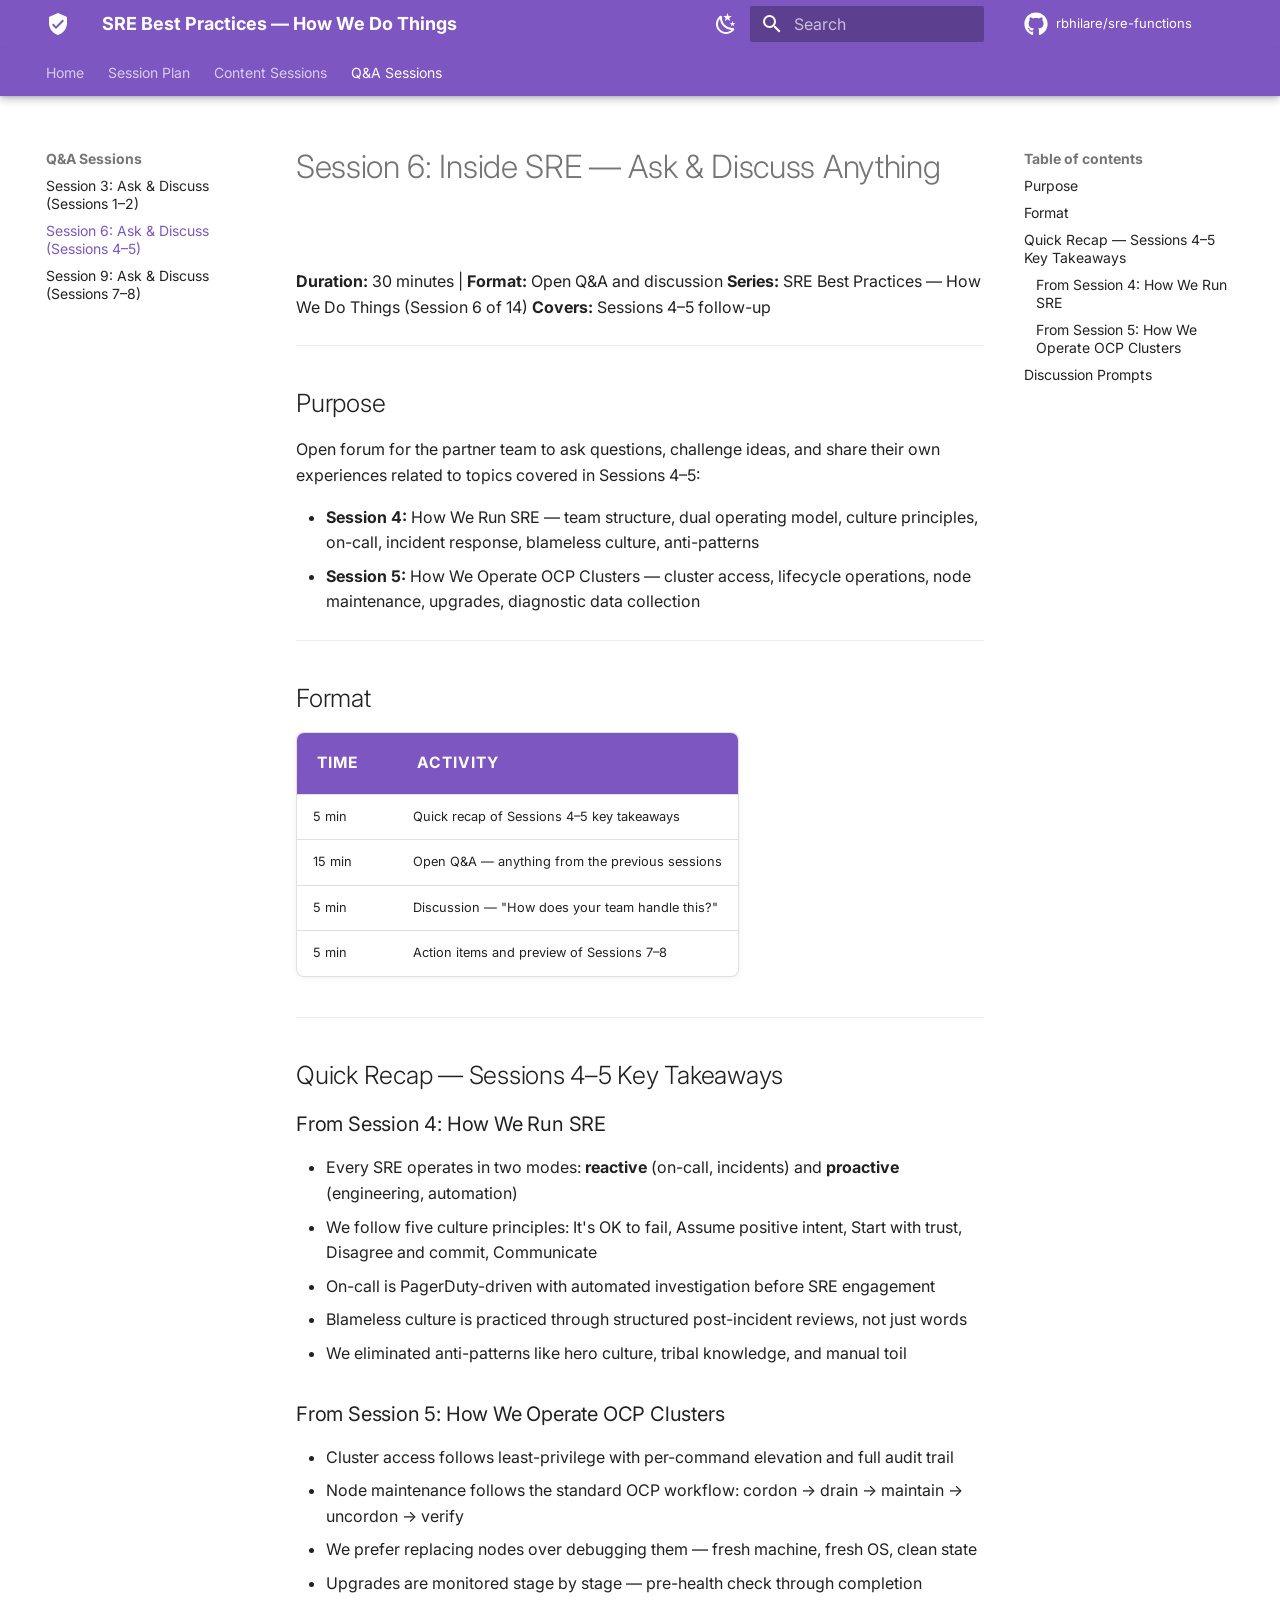
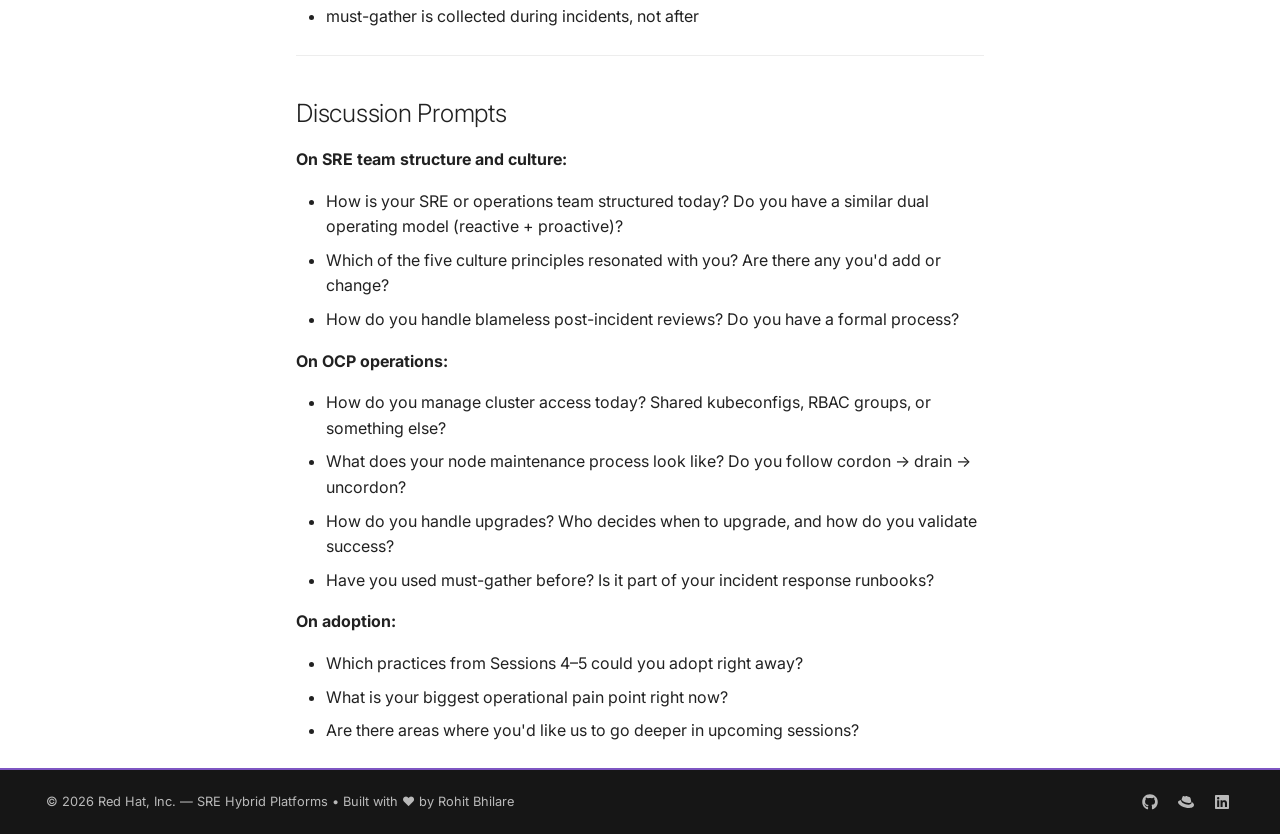
<file: sessions/06-INSIDE-SRE-ASK-AND-DISCUSS/index.html>
<!doctype html>
<html lang="en" class="no-js">
  <head>
    
      <meta charset="utf-8">
      <meta name="viewport" content="width=device-width,initial-scale=1">
      
        <meta name="description" content="SRE knowledge transfer sessions for OpenShift Container Platform">
      
      
        <meta name="author" content="Rohit Bhilare">
      
      
      
        <link rel="prev" href="../03-INSIDE-SRE-ASK-AND-DISCUSS/">
      
      
        <link rel="next" href="../09-INSIDE-SRE-ASK-AND-DISCUSS/">
      
      
        
      
      
      <link rel="icon" href="../../assets/images/favicon.png">
      <meta name="generator" content="mkdocs-1.6.1, mkdocs-material-9.7.7">
    
    
      
        <title>Session 6: Ask & Discuss (Sessions 4–5) - SRE Best Practices — How We Do Things</title>
      
    
    
      <link rel="stylesheet" href="../../assets/stylesheets/main.ec1eaa64.min.css">
      
        
        <link rel="stylesheet" href="../../assets/stylesheets/palette.ab4e12ef.min.css">
      
      


    
    
      
    
    
      
        
        
        <link rel="preconnect" href="https://fonts.gstatic.com" crossorigin>
        <link rel="stylesheet" href="https://fonts.googleapis.com/css?family=Inter:300,300i,400,400i,700,700i%7CJetBrains+Mono:400,400i,700,700i&display=fallback">
        <style>:root{--md-text-font:"Inter";--md-code-font:"JetBrains Mono"}</style>
      
    
    
      <link rel="stylesheet" href="../../stylesheets/extra.css">
    
    <script>__md_scope=new URL("../..",location),__md_hash=e=>[...e].reduce(((e,_)=>(e<<5)-e+_.charCodeAt(0)),0),__md_get=(e,_=localStorage,t=__md_scope)=>JSON.parse(_.getItem(t.pathname+"."+e)),__md_set=(e,_,t=localStorage,a=__md_scope)=>{try{t.setItem(a.pathname+"."+e,JSON.stringify(_))}catch(e){}}</script>
    
      

    
    
  </head>
  
  
    
    
      
    
    
    
    
    <body dir="ltr" data-md-color-scheme="default" data-md-color-primary="deep-purple" data-md-color-accent="amber">
  
    
    <input class="md-toggle" data-md-toggle="drawer" type="checkbox" id="__drawer" autocomplete="off">
    <input class="md-toggle" data-md-toggle="search" type="checkbox" id="__search" autocomplete="off">
    <label class="md-overlay" for="__drawer"></label>
    <div data-md-component="skip">
      
        
        <a href="#session-6-inside-sre-ask-discuss-anything" class="md-skip">
          Skip to content
        </a>
      
    </div>
    <div data-md-component="announce">
      
    </div>
    
    
      

  

<header class="md-header md-header--shadow md-header--lifted" data-md-component="header">
  <nav class="md-header__inner md-grid" aria-label="Header">
    <a href="../.." title="SRE Best Practices — How We Do Things" class="md-header__button md-logo" aria-label="SRE Best Practices — How We Do Things" data-md-component="logo">
      
  
  <svg xmlns="http://www.w3.org/2000/svg" viewBox="0 0 24 24"><path d="m10 17-4-4 1.41-1.41L10 14.17l6.59-6.59L18 9m-6-8L3 5v6c0 5.55 3.84 10.74 9 12 5.16-1.26 9-6.45 9-12V5z"/></svg>

    </a>
    <label class="md-header__button md-icon" for="__drawer">
      
      <svg xmlns="http://www.w3.org/2000/svg" viewBox="0 0 24 24"><path d="M3 6h18v2H3zm0 5h18v2H3zm0 5h18v2H3z"/></svg>
    </label>
    <div class="md-header__title" data-md-component="header-title">
      <div class="md-header__ellipsis">
        <div class="md-header__topic">
          <span class="md-ellipsis">
            SRE Best Practices — How We Do Things
          </span>
        </div>
        <div class="md-header__topic" data-md-component="header-topic">
          <span class="md-ellipsis">
            
              Session 6: Ask & Discuss (Sessions 4–5)
            
          </span>
        </div>
      </div>
    </div>
    
      
        <form class="md-header__option" data-md-component="palette">
  
    
    
    
    <input class="md-option" data-md-color-media="" data-md-color-scheme="default" data-md-color-primary="deep-purple" data-md-color-accent="amber"  aria-label="Switch to dark mode"  type="radio" name="__palette" id="__palette_0">
    
      <label class="md-header__button md-icon" title="Switch to dark mode" for="__palette_1" hidden>
        <svg xmlns="http://www.w3.org/2000/svg" viewBox="0 0 24 24"><path d="m17.75 4.09-2.53 1.94.91 3.06-2.63-1.81-2.63 1.81.91-3.06-2.53-1.94L12.44 4l1.06-3 1.06 3zm3.5 6.91-1.64 1.25.59 1.98-1.7-1.17-1.7 1.17.59-1.98L15.75 11l2.06-.05L18.5 9l.69 1.95zm-2.28 4.95c.83-.08 1.72 1.1 1.19 1.85-.32.45-.66.87-1.08 1.27C15.17 23 8.84 23 4.94 19.07c-3.91-3.9-3.91-10.24 0-14.14.4-.4.82-.76 1.27-1.08.75-.53 1.93.36 1.85 1.19-.27 2.86.69 5.83 2.89 8.02a9.96 9.96 0 0 0 8.02 2.89m-1.64 2.02a12.08 12.08 0 0 1-7.8-3.47c-2.17-2.19-3.33-5-3.49-7.82-2.81 3.14-2.7 7.96.31 10.98 3.02 3.01 7.84 3.12 10.98.31"/></svg>
      </label>
    
  
    
    
    
    <input class="md-option" data-md-color-media="" data-md-color-scheme="slate" data-md-color-primary="deep-purple" data-md-color-accent="amber"  aria-label="Switch to light mode"  type="radio" name="__palette" id="__palette_1">
    
      <label class="md-header__button md-icon" title="Switch to light mode" for="__palette_0" hidden>
        <svg xmlns="http://www.w3.org/2000/svg" viewBox="0 0 24 24"><path d="M12 7a5 5 0 0 1 5 5 5 5 0 0 1-5 5 5 5 0 0 1-5-5 5 5 0 0 1 5-5m0 2a3 3 0 0 0-3 3 3 3 0 0 0 3 3 3 3 0 0 0 3-3 3 3 0 0 0-3-3m0-7 2.39 3.42C13.65 5.15 12.84 5 12 5s-1.65.15-2.39.42zM3.34 7l4.16-.35A7.2 7.2 0 0 0 5.94 8.5c-.44.74-.69 1.5-.83 2.29zm.02 10 1.76-3.77a7.131 7.131 0 0 0 2.38 4.14zM20.65 7l-1.77 3.79a7.02 7.02 0 0 0-2.38-4.15zm-.01 10-4.14.36c.59-.51 1.12-1.14 1.54-1.86.42-.73.69-1.5.83-2.29zM12 22l-2.41-3.44c.74.27 1.55.44 2.41.44.82 0 1.63-.17 2.37-.44z"/></svg>
      </label>
    
  
</form>
      
    
    
      <script>var palette=__md_get("__palette");if(palette&&palette.color){if("(prefers-color-scheme)"===palette.color.media){var media=matchMedia("(prefers-color-scheme: light)"),input=document.querySelector(media.matches?"[data-md-color-media='(prefers-color-scheme: light)']":"[data-md-color-media='(prefers-color-scheme: dark)']");palette.color.media=input.getAttribute("data-md-color-media"),palette.color.scheme=input.getAttribute("data-md-color-scheme"),palette.color.primary=input.getAttribute("data-md-color-primary"),palette.color.accent=input.getAttribute("data-md-color-accent")}for(var[key,value]of Object.entries(palette.color))document.body.setAttribute("data-md-color-"+key,value)}</script>
    
    
    
      
      
        <label class="md-header__button md-icon" for="__search">
          
          <svg xmlns="http://www.w3.org/2000/svg" viewBox="0 0 24 24"><path d="M9.5 3A6.5 6.5 0 0 1 16 9.5c0 1.61-.59 3.09-1.56 4.23l.27.27h.79l5 5-1.5 1.5-5-5v-.79l-.27-.27A6.52 6.52 0 0 1 9.5 16 6.5 6.5 0 0 1 3 9.5 6.5 6.5 0 0 1 9.5 3m0 2C7 5 5 7 5 9.5S7 14 9.5 14 14 12 14 9.5 12 5 9.5 5"/></svg>
        </label>
        <div class="md-search" data-md-component="search" role="dialog">
  <label class="md-search__overlay" for="__search"></label>
  <div class="md-search__inner" role="search">
    <form class="md-search__form" name="search">
      <input type="text" class="md-search__input" name="query" aria-label="Search" placeholder="Search" autocapitalize="off" autocorrect="off" autocomplete="off" spellcheck="false" data-md-component="search-query" required>
      <label class="md-search__icon md-icon" for="__search">
        
        <svg xmlns="http://www.w3.org/2000/svg" viewBox="0 0 24 24"><path d="M9.5 3A6.5 6.5 0 0 1 16 9.5c0 1.61-.59 3.09-1.56 4.23l.27.27h.79l5 5-1.5 1.5-5-5v-.79l-.27-.27A6.52 6.52 0 0 1 9.5 16 6.5 6.5 0 0 1 3 9.5 6.5 6.5 0 0 1 9.5 3m0 2C7 5 5 7 5 9.5S7 14 9.5 14 14 12 14 9.5 12 5 9.5 5"/></svg>
        
        <svg xmlns="http://www.w3.org/2000/svg" viewBox="0 0 24 24"><path d="M20 11v2H8l5.5 5.5-1.42 1.42L4.16 12l7.92-7.92L13.5 5.5 8 11z"/></svg>
      </label>
      <nav class="md-search__options" aria-label="Search">
        
          <a href="javascript:void(0)" class="md-search__icon md-icon" title="Share" aria-label="Share" data-clipboard data-clipboard-text="" data-md-component="search-share" tabindex="-1">
            
            <svg xmlns="http://www.w3.org/2000/svg" viewBox="0 0 24 24"><path d="M18 16.08c-.76 0-1.44.3-1.96.77L8.91 12.7c.05-.23.09-.46.09-.7s-.04-.47-.09-.7l7.05-4.11c.54.5 1.25.81 2.04.81a3 3 0 0 0 3-3 3 3 0 0 0-3-3 3 3 0 0 0-3 3c0 .24.04.47.09.7L8.04 9.81C7.5 9.31 6.79 9 6 9a3 3 0 0 0-3 3 3 3 0 0 0 3 3c.79 0 1.5-.31 2.04-.81l7.12 4.15c-.05.21-.08.43-.08.66 0 1.61 1.31 2.91 2.92 2.91s2.92-1.3 2.92-2.91A2.92 2.92 0 0 0 18 16.08"/></svg>
          </a>
        
        <button type="reset" class="md-search__icon md-icon" title="Clear" aria-label="Clear" tabindex="-1">
          
          <svg xmlns="http://www.w3.org/2000/svg" viewBox="0 0 24 24"><path d="M19 6.41 17.59 5 12 10.59 6.41 5 5 6.41 10.59 12 5 17.59 6.41 19 12 13.41 17.59 19 19 17.59 13.41 12z"/></svg>
        </button>
      </nav>
      
        <div class="md-search__suggest" data-md-component="search-suggest"></div>
      
    </form>
    <div class="md-search__output">
      <div class="md-search__scrollwrap" tabindex="0" data-md-scrollfix>
        <div class="md-search-result" data-md-component="search-result">
          <div class="md-search-result__meta">
            Initializing search
          </div>
          <ol class="md-search-result__list" role="presentation"></ol>
        </div>
      </div>
    </div>
  </div>
</div>
      
    
    
      <div class="md-header__source">
        <a href="https://github.com/rbhilare/sre-functions" title="Go to repository" class="md-source" data-md-component="source">
  <div class="md-source__icon md-icon">
    
    <svg xmlns="http://www.w3.org/2000/svg" viewBox="0 0 512 512"><!--! Font Awesome Free 7.1.0 by @fontawesome - https://fontawesome.com License - https://fontawesome.com/license/free (Icons: CC BY 4.0, Fonts: SIL OFL 1.1, Code: MIT License) Copyright 2025 Fonticons, Inc.--><path d="M173.9 397.4c0 2-2.3 3.6-5.2 3.6-3.3.3-5.6-1.3-5.6-3.6 0-2 2.3-3.6 5.2-3.6 3-.3 5.6 1.3 5.6 3.6m-31.1-4.5c-.7 2 1.3 4.3 4.3 4.9 2.6 1 5.6 0 6.2-2s-1.3-4.3-4.3-5.2c-2.6-.7-5.5.3-6.2 2.3m44.2-1.7c-2.9.7-4.9 2.6-4.6 4.9.3 2 2.9 3.3 5.9 2.6 2.9-.7 4.9-2.6 4.6-4.6-.3-1.9-3-3.2-5.9-2.9M252.8 8C114.1 8 8 113.3 8 252c0 110.9 69.8 205.8 169.5 239.2 12.8 2.3 17.3-5.6 17.3-12.1 0-6.2-.3-40.4-.3-61.4 0 0-70 15-84.7-29.8 0 0-11.4-29.1-27.8-36.6 0 0-22.9-15.7 1.6-15.4 0 0 24.9 2 38.6 25.8 21.9 38.6 58.6 27.5 72.9 20.9 2.3-16 8.8-27.1 16-33.7-55.9-6.2-112.3-14.3-112.3-110.5 0-27.5 7.6-41.3 23.6-58.9-2.6-6.5-11.1-33.3 2.6-67.9 20.9-6.5 69 27 69 27 20-5.6 41.5-8.5 62.8-8.5s42.8 2.9 62.8 8.5c0 0 48.1-33.6 69-27 13.7 34.7 5.2 61.4 2.6 67.9 16 17.7 25.8 31.5 25.8 58.9 0 96.5-58.9 104.2-114.8 110.5 9.2 7.9 17 22.9 17 46.4 0 33.7-.3 75.4-.3 83.6 0 6.5 4.6 14.4 17.3 12.1C436.2 457.8 504 362.9 504 252 504 113.3 391.5 8 252.8 8M105.2 352.9c-1.3 1-1 3.3.7 5.2 1.6 1.6 3.9 2.3 5.2 1 1.3-1 1-3.3-.7-5.2-1.6-1.6-3.9-2.3-5.2-1m-10.8-8.1c-.7 1.3.3 2.9 2.3 3.9 1.6 1 3.6.7 4.3-.7.7-1.3-.3-2.9-2.3-3.9-2-.6-3.6-.3-4.3.7m32.4 35.6c-1.6 1.3-1 4.3 1.3 6.2 2.3 2.3 5.2 2.6 6.5 1 1.3-1.3.7-4.3-1.3-6.2-2.2-2.3-5.2-2.6-6.5-1m-11.4-14.7c-1.6 1-1.6 3.6 0 5.9s4.3 3.3 5.6 2.3c1.6-1.3 1.6-3.9 0-6.2-1.4-2.3-4-3.3-5.6-2"/></svg>
  </div>
  <div class="md-source__repository">
    rbhilare/sre-functions
  </div>
</a>
      </div>
    
  </nav>
  
    
      
<nav class="md-tabs" aria-label="Tabs" data-md-component="tabs">
  <div class="md-grid">
    <ul class="md-tabs__list">
      
        
  
  
  
  
    <li class="md-tabs__item">
      <a href="../.." class="md-tabs__link">
        
  
  
    
  
  Home

      </a>
    </li>
  

      
        
  
  
  
  
    <li class="md-tabs__item">
      <a href="../00-MASTER-SESSION-PLAN/" class="md-tabs__link">
        
  
  
    
  
  Session Plan

      </a>
    </li>
  

      
        
  
  
  
  
    
    
      <li class="md-tabs__item">
        <a href="../01-RELIABILITY-ACROSS-LAYERS/" class="md-tabs__link">
          
  
  
    
  
  Content Sessions

        </a>
      </li>
    
  

      
        
  
  
  
    
  
  
    
    
      <li class="md-tabs__item md-tabs__item--active">
        <a href="../03-INSIDE-SRE-ASK-AND-DISCUSS/" class="md-tabs__link">
          
  
  
    
  
  Q&A Sessions

        </a>
      </li>
    
  

      
    </ul>
  </div>
</nav>
    
  
</header>
    
    <div class="md-container" data-md-component="container">
      
      
        
      
      <main class="md-main" data-md-component="main">
        <div class="md-main__inner md-grid">
          
            
              
              <div class="md-sidebar md-sidebar--primary" data-md-component="sidebar" data-md-type="navigation" >
                <div class="md-sidebar__scrollwrap">
                  <div class="md-sidebar__inner">
                    


  


<nav class="md-nav md-nav--primary md-nav--lifted" aria-label="Navigation" data-md-level="0">
  <label class="md-nav__title" for="__drawer">
    <a href="../.." title="SRE Best Practices — How We Do Things" class="md-nav__button md-logo" aria-label="SRE Best Practices — How We Do Things" data-md-component="logo">
      
  
  <svg xmlns="http://www.w3.org/2000/svg" viewBox="0 0 24 24"><path d="m10 17-4-4 1.41-1.41L10 14.17l6.59-6.59L18 9m-6-8L3 5v6c0 5.55 3.84 10.74 9 12 5.16-1.26 9-6.45 9-12V5z"/></svg>

    </a>
    SRE Best Practices — How We Do Things
  </label>
  
    <div class="md-nav__source">
      <a href="https://github.com/rbhilare/sre-functions" title="Go to repository" class="md-source" data-md-component="source">
  <div class="md-source__icon md-icon">
    
    <svg xmlns="http://www.w3.org/2000/svg" viewBox="0 0 512 512"><!--! Font Awesome Free 7.1.0 by @fontawesome - https://fontawesome.com License - https://fontawesome.com/license/free (Icons: CC BY 4.0, Fonts: SIL OFL 1.1, Code: MIT License) Copyright 2025 Fonticons, Inc.--><path d="M173.9 397.4c0 2-2.3 3.6-5.2 3.6-3.3.3-5.6-1.3-5.6-3.6 0-2 2.3-3.6 5.2-3.6 3-.3 5.6 1.3 5.6 3.6m-31.1-4.5c-.7 2 1.3 4.3 4.3 4.9 2.6 1 5.6 0 6.2-2s-1.3-4.3-4.3-5.2c-2.6-.7-5.5.3-6.2 2.3m44.2-1.7c-2.9.7-4.9 2.6-4.6 4.9.3 2 2.9 3.3 5.9 2.6 2.9-.7 4.9-2.6 4.6-4.6-.3-1.9-3-3.2-5.9-2.9M252.8 8C114.1 8 8 113.3 8 252c0 110.9 69.8 205.8 169.5 239.2 12.8 2.3 17.3-5.6 17.3-12.1 0-6.2-.3-40.4-.3-61.4 0 0-70 15-84.7-29.8 0 0-11.4-29.1-27.8-36.6 0 0-22.9-15.7 1.6-15.4 0 0 24.9 2 38.6 25.8 21.9 38.6 58.6 27.5 72.9 20.9 2.3-16 8.8-27.1 16-33.7-55.9-6.2-112.3-14.3-112.3-110.5 0-27.5 7.6-41.3 23.6-58.9-2.6-6.5-11.1-33.3 2.6-67.9 20.9-6.5 69 27 69 27 20-5.6 41.5-8.5 62.8-8.5s42.8 2.9 62.8 8.5c0 0 48.1-33.6 69-27 13.7 34.7 5.2 61.4 2.6 67.9 16 17.7 25.8 31.5 25.8 58.9 0 96.5-58.9 104.2-114.8 110.5 9.2 7.9 17 22.9 17 46.4 0 33.7-.3 75.4-.3 83.6 0 6.5 4.6 14.4 17.3 12.1C436.2 457.8 504 362.9 504 252 504 113.3 391.5 8 252.8 8M105.2 352.9c-1.3 1-1 3.3.7 5.2 1.6 1.6 3.9 2.3 5.2 1 1.3-1 1-3.3-.7-5.2-1.6-1.6-3.9-2.3-5.2-1m-10.8-8.1c-.7 1.3.3 2.9 2.3 3.9 1.6 1 3.6.7 4.3-.7.7-1.3-.3-2.9-2.3-3.9-2-.6-3.6-.3-4.3.7m32.4 35.6c-1.6 1.3-1 4.3 1.3 6.2 2.3 2.3 5.2 2.6 6.5 1 1.3-1.3.7-4.3-1.3-6.2-2.2-2.3-5.2-2.6-6.5-1m-11.4-14.7c-1.6 1-1.6 3.6 0 5.9s4.3 3.3 5.6 2.3c1.6-1.3 1.6-3.9 0-6.2-1.4-2.3-4-3.3-5.6-2"/></svg>
  </div>
  <div class="md-source__repository">
    rbhilare/sre-functions
  </div>
</a>
    </div>
  
  <ul class="md-nav__list" data-md-scrollfix>
    
      
      
  
  
  
  
    <li class="md-nav__item">
      <a href="../.." class="md-nav__link">
        
  
  
  <span class="md-ellipsis">
    
  
    Home
  

    
  </span>
  
  

      </a>
    </li>
  

    
      
      
  
  
  
  
    <li class="md-nav__item">
      <a href="../00-MASTER-SESSION-PLAN/" class="md-nav__link">
        
  
  
  <span class="md-ellipsis">
    
  
    Session Plan
  

    
  </span>
  
  

      </a>
    </li>
  

    
      
      
  
  
  
  
    
    
      
        
      
        
      
        
      
        
      
        
      
        
      
    
    
    
      
      
        
      
    
    
    <li class="md-nav__item md-nav__item--nested">
      
        
        
          
        
        <input class="md-nav__toggle md-toggle md-toggle--indeterminate" type="checkbox" id="__nav_3" >
        
          
          <label class="md-nav__link" for="__nav_3" id="__nav_3_label" tabindex="0">
            
  
  
  <span class="md-ellipsis">
    
  
    Content Sessions
  

    
  </span>
  
  

            <span class="md-nav__icon md-icon"></span>
          </label>
        
        <nav class="md-nav" data-md-level="1" aria-labelledby="__nav_3_label" aria-expanded="false">
          <label class="md-nav__title" for="__nav_3">
            <span class="md-nav__icon md-icon"></span>
            
  
    Content Sessions
  

          </label>
          <ul class="md-nav__list" data-md-scrollfix>
            
              
                
  
  
  
  
    <li class="md-nav__item">
      <a href="../01-RELIABILITY-ACROSS-LAYERS/" class="md-nav__link">
        
  
  
  <span class="md-ellipsis">
    
  
    Session 1: Reliability Across Layers
  

    
  </span>
  
  

      </a>
    </li>
  

              
            
              
                
  
  
  
  
    <li class="md-nav__item">
      <a href="../02-FOLLOW-THE-SUN-MODEL/" class="md-nav__link">
        
  
  
  <span class="md-ellipsis">
    
  
    Session 2: Follow-the-Sun Model
  

    
  </span>
  
  

      </a>
    </li>
  

              
            
              
                
  
  
  
  
    <li class="md-nav__item">
      <a href="../04-HOW-WE-RUN-SRE/" class="md-nav__link">
        
  
  
  <span class="md-ellipsis">
    
  
    Session 4: How We Run SRE
  

    
  </span>
  
  

      </a>
    </li>
  

              
            
              
                
  
  
  
  
    <li class="md-nav__item">
      <a href="../05-HOW-WE-OPERATE-OCP-CLUSTERS/" class="md-nav__link">
        
  
  
  <span class="md-ellipsis">
    
  
    Session 5: How We Operate OCP Clusters
  

    
  </span>
  
  

      </a>
    </li>
  

              
            
              
                
  
  
  
  
    <li class="md-nav__item">
      <a href="../07-HOW-WE-MONITOR-AND-ALERT/" class="md-nav__link">
        
  
  
  <span class="md-ellipsis">
    
  
    Session 7: How We Monitor and Alert
  

    
  </span>
  
  

      </a>
    </li>
  

              
            
              
                
  
  
  
  
    <li class="md-nav__item">
      <a href="../08-HOW-WE-HANDLE-INCIDENTS/" class="md-nav__link">
        
  
  
  <span class="md-ellipsis">
    
  
    Session 8: How We Handle Incidents
  

    
  </span>
  
  

      </a>
    </li>
  

              
            
          </ul>
        </nav>
      
    </li>
  

    
      
      
  
  
    
  
  
  
    
    
      
        
      
        
      
        
      
    
    
    
      
        
        
      
      
        
      
    
    
    <li class="md-nav__item md-nav__item--active md-nav__item--section md-nav__item--nested">
      
        
        
        <input class="md-nav__toggle md-toggle " type="checkbox" id="__nav_4" checked>
        
          
          <label class="md-nav__link" for="__nav_4" id="__nav_4_label" tabindex="">
            
  
  
  <span class="md-ellipsis">
    
  
    Q&A Sessions
  

    
  </span>
  
  

            <span class="md-nav__icon md-icon"></span>
          </label>
        
        <nav class="md-nav" data-md-level="1" aria-labelledby="__nav_4_label" aria-expanded="true">
          <label class="md-nav__title" for="__nav_4">
            <span class="md-nav__icon md-icon"></span>
            
  
    Q&A Sessions
  

          </label>
          <ul class="md-nav__list" data-md-scrollfix>
            
              
                
  
  
  
  
    <li class="md-nav__item">
      <a href="../03-INSIDE-SRE-ASK-AND-DISCUSS/" class="md-nav__link">
        
  
  
  <span class="md-ellipsis">
    
  
    Session 3: Ask & Discuss (Sessions 1–2)
  

    
  </span>
  
  

      </a>
    </li>
  

              
            
              
                
  
  
    
  
  
  
    <li class="md-nav__item md-nav__item--active">
      
      <input class="md-nav__toggle md-toggle" type="checkbox" id="__toc">
      
      
        
      
      
        <label class="md-nav__link md-nav__link--active" for="__toc">
          
  
  
  <span class="md-ellipsis">
    
  
    Session 6: Ask & Discuss (Sessions 4–5)
  

    
  </span>
  
  

          <span class="md-nav__icon md-icon"></span>
        </label>
      
      <a href="./" class="md-nav__link md-nav__link--active">
        
  
  
  <span class="md-ellipsis">
    
  
    Session 6: Ask & Discuss (Sessions 4–5)
  

    
  </span>
  
  

      </a>
      
        

<nav class="md-nav md-nav--secondary" aria-label="Table of contents">
  
  
  
    
  
  
    <label class="md-nav__title" for="__toc">
      <span class="md-nav__icon md-icon"></span>
      Table of contents
    </label>
    <ul class="md-nav__list" data-md-component="toc" data-md-scrollfix>
      
        <li class="md-nav__item">
  <a href="#purpose" class="md-nav__link">
    <span class="md-ellipsis">
      
        Purpose
      
    </span>
  </a>
  
</li>
      
        <li class="md-nav__item">
  <a href="#format" class="md-nav__link">
    <span class="md-ellipsis">
      
        Format
      
    </span>
  </a>
  
</li>
      
        <li class="md-nav__item">
  <a href="#quick-recap-sessions-45-key-takeaways" class="md-nav__link">
    <span class="md-ellipsis">
      
        Quick Recap — Sessions 4–5 Key Takeaways
      
    </span>
  </a>
  
    <nav class="md-nav" aria-label="Quick Recap — Sessions 4–5 Key Takeaways">
      <ul class="md-nav__list">
        
          <li class="md-nav__item">
  <a href="#from-session-4-how-we-run-sre" class="md-nav__link">
    <span class="md-ellipsis">
      
        From Session 4: How We Run SRE
      
    </span>
  </a>
  
</li>
        
          <li class="md-nav__item">
  <a href="#from-session-5-how-we-operate-ocp-clusters" class="md-nav__link">
    <span class="md-ellipsis">
      
        From Session 5: How We Operate OCP Clusters
      
    </span>
  </a>
  
</li>
        
      </ul>
    </nav>
  
</li>
      
        <li class="md-nav__item">
  <a href="#discussion-prompts" class="md-nav__link">
    <span class="md-ellipsis">
      
        Discussion Prompts
      
    </span>
  </a>
  
</li>
      
    </ul>
  
</nav>
      
    </li>
  

              
            
              
                
  
  
  
  
    <li class="md-nav__item">
      <a href="../09-INSIDE-SRE-ASK-AND-DISCUSS/" class="md-nav__link">
        
  
  
  <span class="md-ellipsis">
    
  
    Session 9: Ask & Discuss (Sessions 7–8)
  

    
  </span>
  
  

      </a>
    </li>
  

              
            
          </ul>
        </nav>
      
    </li>
  

    
  </ul>
</nav>
                  </div>
                </div>
              </div>
            
            
              
              <div class="md-sidebar md-sidebar--secondary" data-md-component="sidebar" data-md-type="toc" >
                <div class="md-sidebar__scrollwrap">
                  <div class="md-sidebar__inner">
                    

<nav class="md-nav md-nav--secondary" aria-label="Table of contents">
  
  
  
    
  
  
    <label class="md-nav__title" for="__toc">
      <span class="md-nav__icon md-icon"></span>
      Table of contents
    </label>
    <ul class="md-nav__list" data-md-component="toc" data-md-scrollfix>
      
        <li class="md-nav__item">
  <a href="#purpose" class="md-nav__link">
    <span class="md-ellipsis">
      
        Purpose
      
    </span>
  </a>
  
</li>
      
        <li class="md-nav__item">
  <a href="#format" class="md-nav__link">
    <span class="md-ellipsis">
      
        Format
      
    </span>
  </a>
  
</li>
      
        <li class="md-nav__item">
  <a href="#quick-recap-sessions-45-key-takeaways" class="md-nav__link">
    <span class="md-ellipsis">
      
        Quick Recap — Sessions 4–5 Key Takeaways
      
    </span>
  </a>
  
    <nav class="md-nav" aria-label="Quick Recap — Sessions 4–5 Key Takeaways">
      <ul class="md-nav__list">
        
          <li class="md-nav__item">
  <a href="#from-session-4-how-we-run-sre" class="md-nav__link">
    <span class="md-ellipsis">
      
        From Session 4: How We Run SRE
      
    </span>
  </a>
  
</li>
        
          <li class="md-nav__item">
  <a href="#from-session-5-how-we-operate-ocp-clusters" class="md-nav__link">
    <span class="md-ellipsis">
      
        From Session 5: How We Operate OCP Clusters
      
    </span>
  </a>
  
</li>
        
      </ul>
    </nav>
  
</li>
      
        <li class="md-nav__item">
  <a href="#discussion-prompts" class="md-nav__link">
    <span class="md-ellipsis">
      
        Discussion Prompts
      
    </span>
  </a>
  
</li>
      
    </ul>
  
</nav>
                  </div>
                </div>
              </div>
            
          
          
            <div class="md-content" data-md-component="content">
              
              <article class="md-content__inner md-typeset">
                
                  


  
  


<h1 id="session-6-inside-sre-ask-discuss-anything">Session 6: Inside SRE — Ask &amp; Discuss Anything<a class="headerlink" href="#session-6-inside-sre-ask-discuss-anything" title="Permanent link">⛓️</a></h1>
<p><strong>Duration:</strong> 30 minutes | <strong>Format:</strong> Open Q&amp;A and discussion
<strong>Series:</strong> SRE Best Practices — How We Do Things (Session 6 of 14)
<strong>Covers:</strong> Sessions 4–5 follow-up</p>
<hr />
<h2 id="purpose">Purpose<a class="headerlink" href="#purpose" title="Permanent link">⛓️</a></h2>
<p>Open forum for the partner team to ask questions, challenge ideas, and share their own experiences related to topics covered in Sessions 4–5:</p>
<ul>
<li><strong>Session 4:</strong> How We Run SRE — team structure, dual operating model, culture principles, on-call, incident response, blameless culture, anti-patterns</li>
<li><strong>Session 5:</strong> How We Operate OCP Clusters — cluster access, lifecycle operations, node maintenance, upgrades, diagnostic data collection</li>
</ul>
<hr />
<h2 id="format">Format<a class="headerlink" href="#format" title="Permanent link">⛓️</a></h2>
<table>
<thead>
<tr>
<th>Time</th>
<th>Activity</th>
</tr>
</thead>
<tbody>
<tr>
<td>5 min</td>
<td>Quick recap of Sessions 4–5 key takeaways</td>
</tr>
<tr>
<td>15 min</td>
<td>Open Q&amp;A — anything from the previous sessions</td>
</tr>
<tr>
<td>5 min</td>
<td>Discussion — "How does your team handle this?"</td>
</tr>
<tr>
<td>5 min</td>
<td>Action items and preview of Sessions 7–8</td>
</tr>
</tbody>
</table>
<hr />
<h2 id="quick-recap-sessions-45-key-takeaways">Quick Recap — Sessions 4–5 Key Takeaways<a class="headerlink" href="#quick-recap-sessions-45-key-takeaways" title="Permanent link">⛓️</a></h2>
<h3 id="from-session-4-how-we-run-sre">From Session 4: How We Run SRE<a class="headerlink" href="#from-session-4-how-we-run-sre" title="Permanent link">⛓️</a></h3>
<ul>
<li>Every SRE operates in two modes: <strong>reactive</strong> (on-call, incidents) and <strong>proactive</strong> (engineering, automation)</li>
<li>We follow five culture principles: It's OK to fail, Assume positive intent, Start with trust, Disagree and commit, Communicate</li>
<li>On-call is PagerDuty-driven with automated investigation before SRE engagement</li>
<li>Blameless culture is practiced through structured post-incident reviews, not just words</li>
<li>We eliminated anti-patterns like hero culture, tribal knowledge, and manual toil</li>
</ul>
<h3 id="from-session-5-how-we-operate-ocp-clusters">From Session 5: How We Operate OCP Clusters<a class="headerlink" href="#from-session-5-how-we-operate-ocp-clusters" title="Permanent link">⛓️</a></h3>
<ul>
<li>Cluster access follows least-privilege with per-command elevation and full audit trail</li>
<li>Node maintenance follows the standard OCP workflow: cordon → drain → maintain → uncordon → verify</li>
<li>We prefer replacing nodes over debugging them — fresh machine, fresh OS, clean state</li>
<li>Upgrades are monitored stage by stage — pre-health check through completion</li>
<li>must-gather is collected during incidents, not after</li>
</ul>
<hr />
<h2 id="discussion-prompts">Discussion Prompts<a class="headerlink" href="#discussion-prompts" title="Permanent link">⛓️</a></h2>
<p><strong>On SRE team structure and culture:</strong></p>
<ul>
<li>How is your SRE or operations team structured today? Do you have a similar dual operating model (reactive + proactive)?</li>
<li>Which of the five culture principles resonated with you? Are there any you'd add or change?</li>
<li>How do you handle blameless post-incident reviews? Do you have a formal process?</li>
</ul>
<p><strong>On OCP operations:</strong></p>
<ul>
<li>How do you manage cluster access today? Shared kubeconfigs, RBAC groups, or something else?</li>
<li>What does your node maintenance process look like? Do you follow cordon → drain → uncordon?</li>
<li>How do you handle upgrades? Who decides when to upgrade, and how do you validate success?</li>
<li>Have you used must-gather before? Is it part of your incident response runbooks?</li>
</ul>
<p><strong>On adoption:</strong></p>
<ul>
<li>Which practices from Sessions 4–5 could you adopt right away?</li>
<li>What is your biggest operational pain point right now?</li>
<li>Are there areas where you'd like us to go deeper in upcoming sessions?</li>
</ul>












                
              </article>
            </div>
          
          
  <script>var tabs=__md_get("__tabs");if(Array.isArray(tabs))e:for(var set of document.querySelectorAll(".tabbed-set")){var labels=set.querySelector(".tabbed-labels");for(var tab of tabs)for(var label of labels.getElementsByTagName("label"))if(label.innerText.trim()===tab){var input=document.getElementById(label.htmlFor);input.checked=!0;continue e}}</script>

<script>var target=document.getElementById(location.hash.slice(1));target&&target.name&&(target.checked=target.name.startsWith("__tabbed_"))</script>
        </div>
        
          <button type="button" class="md-top md-icon" data-md-component="top" hidden>
  
  <svg xmlns="http://www.w3.org/2000/svg" viewBox="0 0 24 24"><path d="M13 20h-2V8l-5.5 5.5-1.42-1.42L12 4.16l7.92 7.92-1.42 1.42L13 8z"/></svg>
  Back to top
</button>
        
      </main>
      
        <footer class="md-footer">
  
  <div class="md-footer-meta md-typeset">
    <div class="md-footer-meta__inner md-grid">
      <div class="md-copyright">
  
    <div class="md-copyright__highlight">
      &copy; 2026 Red Hat, Inc. &mdash; SRE Hybrid Platforms &bull; Built with &#10084; by Rohit Bhilare
    </div>
  
  
</div>
      
        
<div class="md-social">
  
    
    
    
    
    <a href="https://github.com/rbhilare/sre-functions" target="_blank" rel="noopener" title="GitHub Repository" class="md-social__link">
      <svg xmlns="http://www.w3.org/2000/svg" viewBox="0 0 512 512"><!--! Font Awesome Free 7.1.0 by @fontawesome - https://fontawesome.com License - https://fontawesome.com/license/free (Icons: CC BY 4.0, Fonts: SIL OFL 1.1, Code: MIT License) Copyright 2025 Fonticons, Inc.--><path d="M173.9 397.4c0 2-2.3 3.6-5.2 3.6-3.3.3-5.6-1.3-5.6-3.6 0-2 2.3-3.6 5.2-3.6 3-.3 5.6 1.3 5.6 3.6m-31.1-4.5c-.7 2 1.3 4.3 4.3 4.9 2.6 1 5.6 0 6.2-2s-1.3-4.3-4.3-5.2c-2.6-.7-5.5.3-6.2 2.3m44.2-1.7c-2.9.7-4.9 2.6-4.6 4.9.3 2 2.9 3.3 5.9 2.6 2.9-.7 4.9-2.6 4.6-4.6-.3-1.9-3-3.2-5.9-2.9M252.8 8C114.1 8 8 113.3 8 252c0 110.9 69.8 205.8 169.5 239.2 12.8 2.3 17.3-5.6 17.3-12.1 0-6.2-.3-40.4-.3-61.4 0 0-70 15-84.7-29.8 0 0-11.4-29.1-27.8-36.6 0 0-22.9-15.7 1.6-15.4 0 0 24.9 2 38.6 25.8 21.9 38.6 58.6 27.5 72.9 20.9 2.3-16 8.8-27.1 16-33.7-55.9-6.2-112.3-14.3-112.3-110.5 0-27.5 7.6-41.3 23.6-58.9-2.6-6.5-11.1-33.3 2.6-67.9 20.9-6.5 69 27 69 27 20-5.6 41.5-8.5 62.8-8.5s42.8 2.9 62.8 8.5c0 0 48.1-33.6 69-27 13.7 34.7 5.2 61.4 2.6 67.9 16 17.7 25.8 31.5 25.8 58.9 0 96.5-58.9 104.2-114.8 110.5 9.2 7.9 17 22.9 17 46.4 0 33.7-.3 75.4-.3 83.6 0 6.5 4.6 14.4 17.3 12.1C436.2 457.8 504 362.9 504 252 504 113.3 391.5 8 252.8 8M105.2 352.9c-1.3 1-1 3.3.7 5.2 1.6 1.6 3.9 2.3 5.2 1 1.3-1 1-3.3-.7-5.2-1.6-1.6-3.9-2.3-5.2-1m-10.8-8.1c-.7 1.3.3 2.9 2.3 3.9 1.6 1 3.6.7 4.3-.7.7-1.3-.3-2.9-2.3-3.9-2-.6-3.6-.3-4.3.7m32.4 35.6c-1.6 1.3-1 4.3 1.3 6.2 2.3 2.3 5.2 2.6 6.5 1 1.3-1.3.7-4.3-1.3-6.2-2.2-2.3-5.2-2.6-6.5-1m-11.4-14.7c-1.6 1-1.6 3.6 0 5.9s4.3 3.3 5.6 2.3c1.6-1.3 1.6-3.9 0-6.2-1.4-2.3-4-3.3-5.6-2"/></svg>
    </a>
  
    
    
    
    
    <a href="https://www.redhat.com" target="_blank" rel="noopener" title="Red Hat" class="md-social__link">
      <svg xmlns="http://www.w3.org/2000/svg" viewBox="0 0 512 512"><!--! Font Awesome Free 7.1.0 by @fontawesome - https://fontawesome.com License - https://fontawesome.com/license/free (Icons: CC BY 4.0, Fonts: SIL OFL 1.1, Code: MIT License) Copyright 2025 Fonticons, Inc.--><path d="M341.5 285.6c33.7 0 82.3-6.9 82.3-47 .2-6.7.9-1.8-20.9-96.2-4.6-19.1-8.7-27.8-42.3-44.6-26.1-13.3-82.9-35.4-99.7-35.4-15.7 0-20.2 20.2-38.9 20.2-18 0-31.3-15.1-48.1-15.1-16.1 0-26.7 11-34.8 33.6-27.5 77.6-26.3 74.3-26.1 78.3 0 24.8 97.6 106.1 228.5 106.1zm87.5-30.8c4.7 22 4.7 24.3 4.7 27.2 0 37.7-42.3 58.6-98 58.6C210 340.7 99.8 267 99.8 218.3c0-6.8 1.4-13.5 4.1-19.7C58.7 200.9.1 208.9.1 260.6c0 84.7 200.6 189 359.5 189 121.8 0 152.5-55.1 152.5-98.6 0-34.2-29.6-73-82.9-96.2z"/></svg>
    </a>
  
    
    
    
    
    <a href="https://www.linkedin.com/in/rohit-bhilare/" target="_blank" rel="noopener" title="LinkedIn" class="md-social__link">
      <svg xmlns="http://www.w3.org/2000/svg" viewBox="0 0 448 512"><!--! Font Awesome Free 7.1.0 by @fontawesome - https://fontawesome.com License - https://fontawesome.com/license/free (Icons: CC BY 4.0, Fonts: SIL OFL 1.1, Code: MIT License) Copyright 2025 Fonticons, Inc.--><path d="M416 32H31.9C14.3 32 0 46.5 0 64.3v383.4C0 465.5 14.3 480 31.9 480H416c17.6 0 32-14.5 32-32.3V64.3c0-17.8-14.4-32.3-32-32.3M135.4 416H69V202.2h66.5V416zM102.2 96a38.5 38.5 0 1 1 0 77 38.5 38.5 0 1 1 0-77m282.1 320h-66.4V312c0-24.8-.5-56.7-34.5-56.7-34.6 0-39.9 27-39.9 54.9V416h-66.4V202.2h63.7v29.2h.9c8.9-16.8 30.6-34.5 62.9-34.5 67.2 0 79.7 44.3 79.7 101.9z"/></svg>
    </a>
  
</div>
      
    </div>
  </div>
</footer>
      
    </div>
    <div class="md-dialog" data-md-component="dialog">
      <div class="md-dialog__inner md-typeset"></div>
    </div>
    
    
    
      
      
      <script id="__config" type="application/json">{"annotate": null, "base": "../..", "features": ["navigation.tabs", "navigation.tabs.sticky", "navigation.sections", "navigation.expand", "navigation.top", "navigation.indexes", "navigation.instant", "navigation.tracking", "search.suggest", "search.highlight", "search.share", "content.tabs.link", "content.code.copy", "content.code.annotate", "toc.follow", "header.autohide", "announce.dismiss"], "search": "../../assets/javascripts/workers/search.2c215733.min.js", "tags": null, "translations": {"clipboard.copied": "Copied to clipboard", "clipboard.copy": "Copy to clipboard", "search.result.more.one": "1 more on this page", "search.result.more.other": "# more on this page", "search.result.none": "No matching documents", "search.result.one": "1 matching document", "search.result.other": "# matching documents", "search.result.placeholder": "Type to start searching", "search.result.term.missing": "Missing", "select.version": "Select version"}, "version": null}</script>
    
    
      <script src="../../assets/javascripts/bundle.d7400e89.min.js"></script>
      
    
  </body>
</html>
</file>
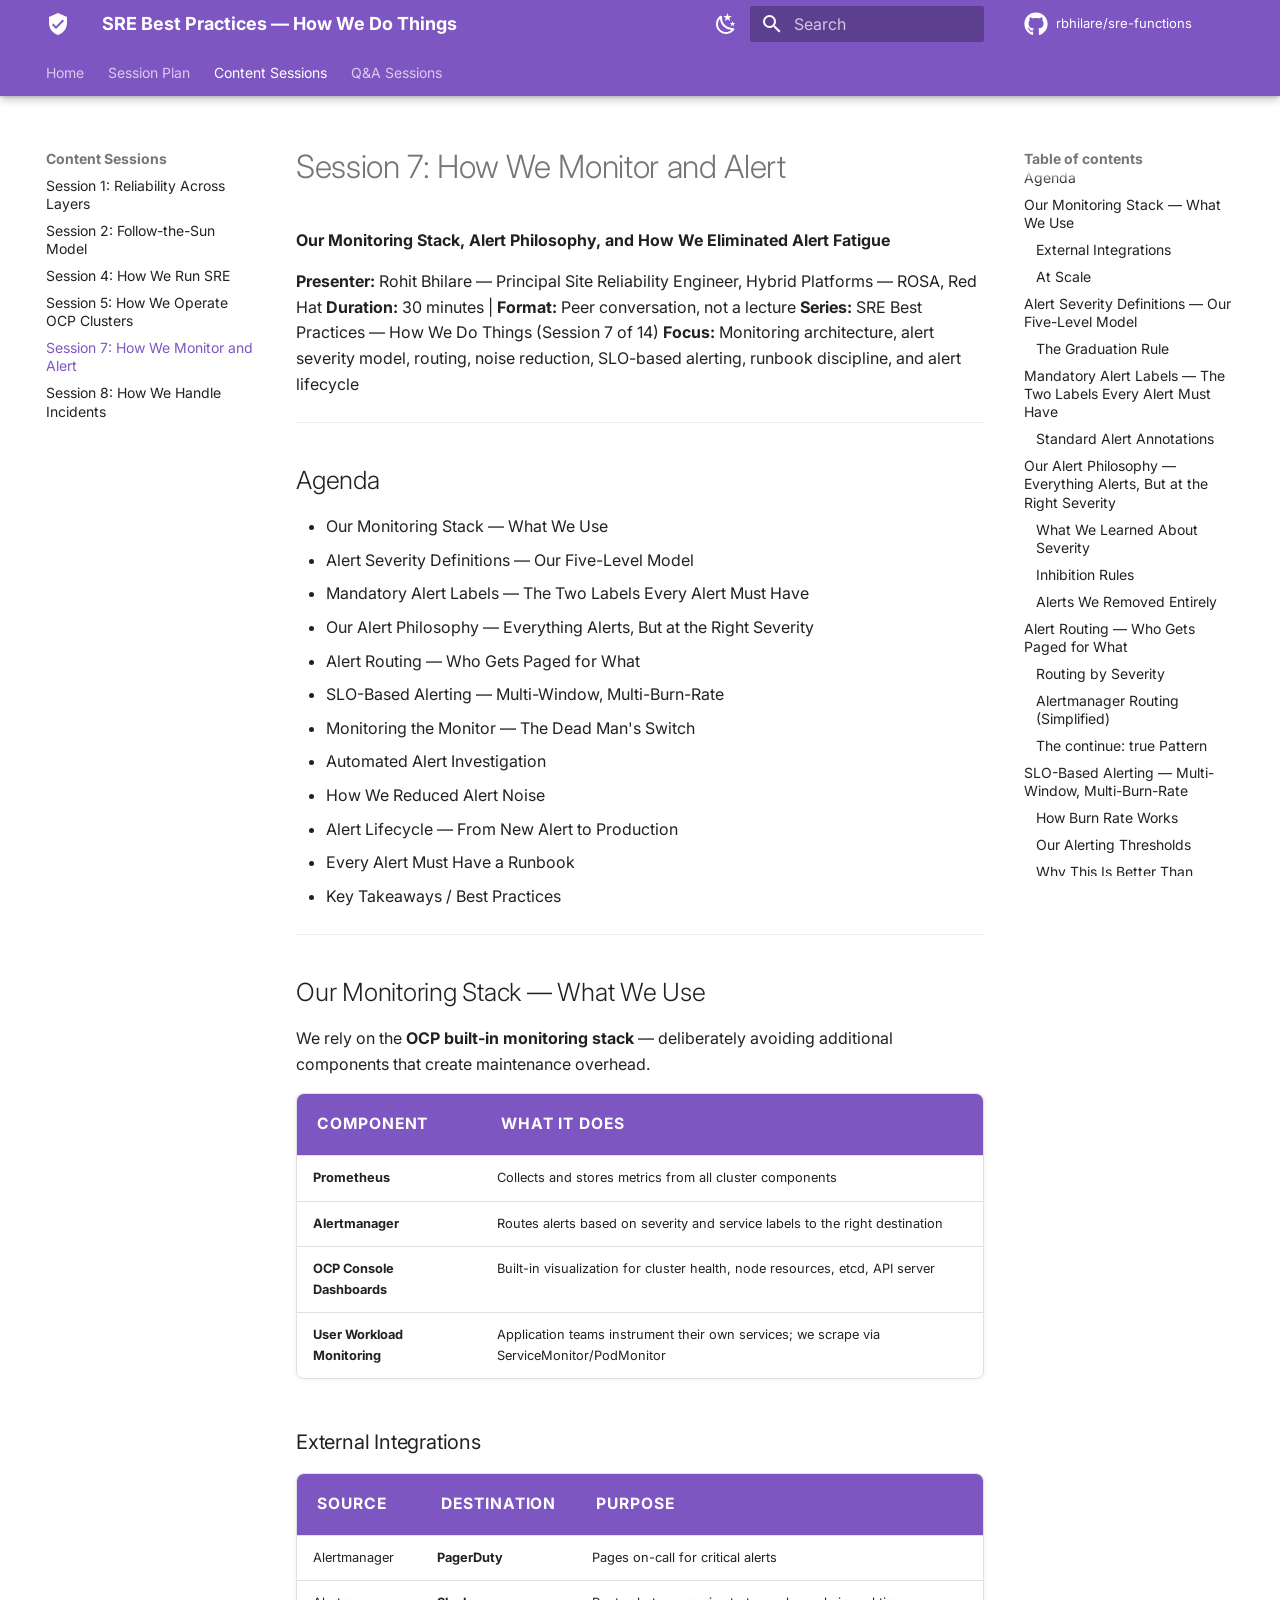
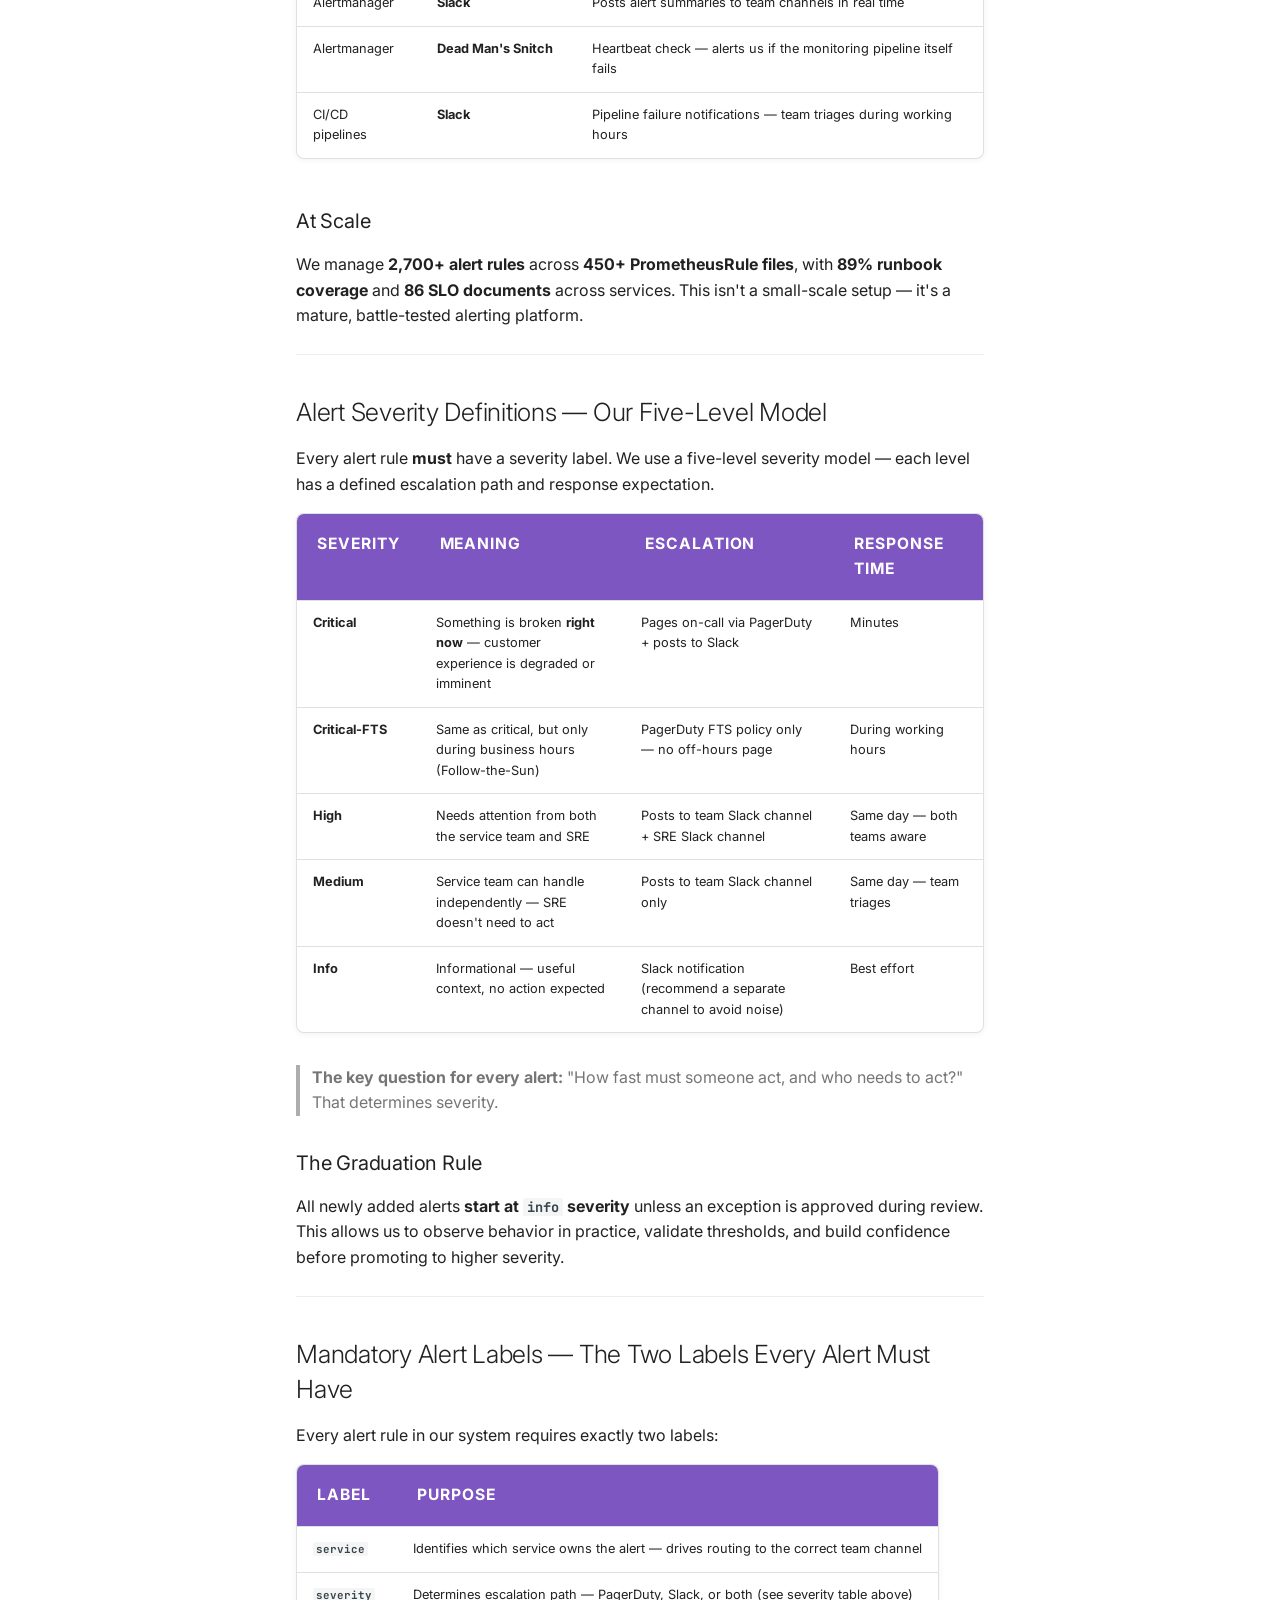
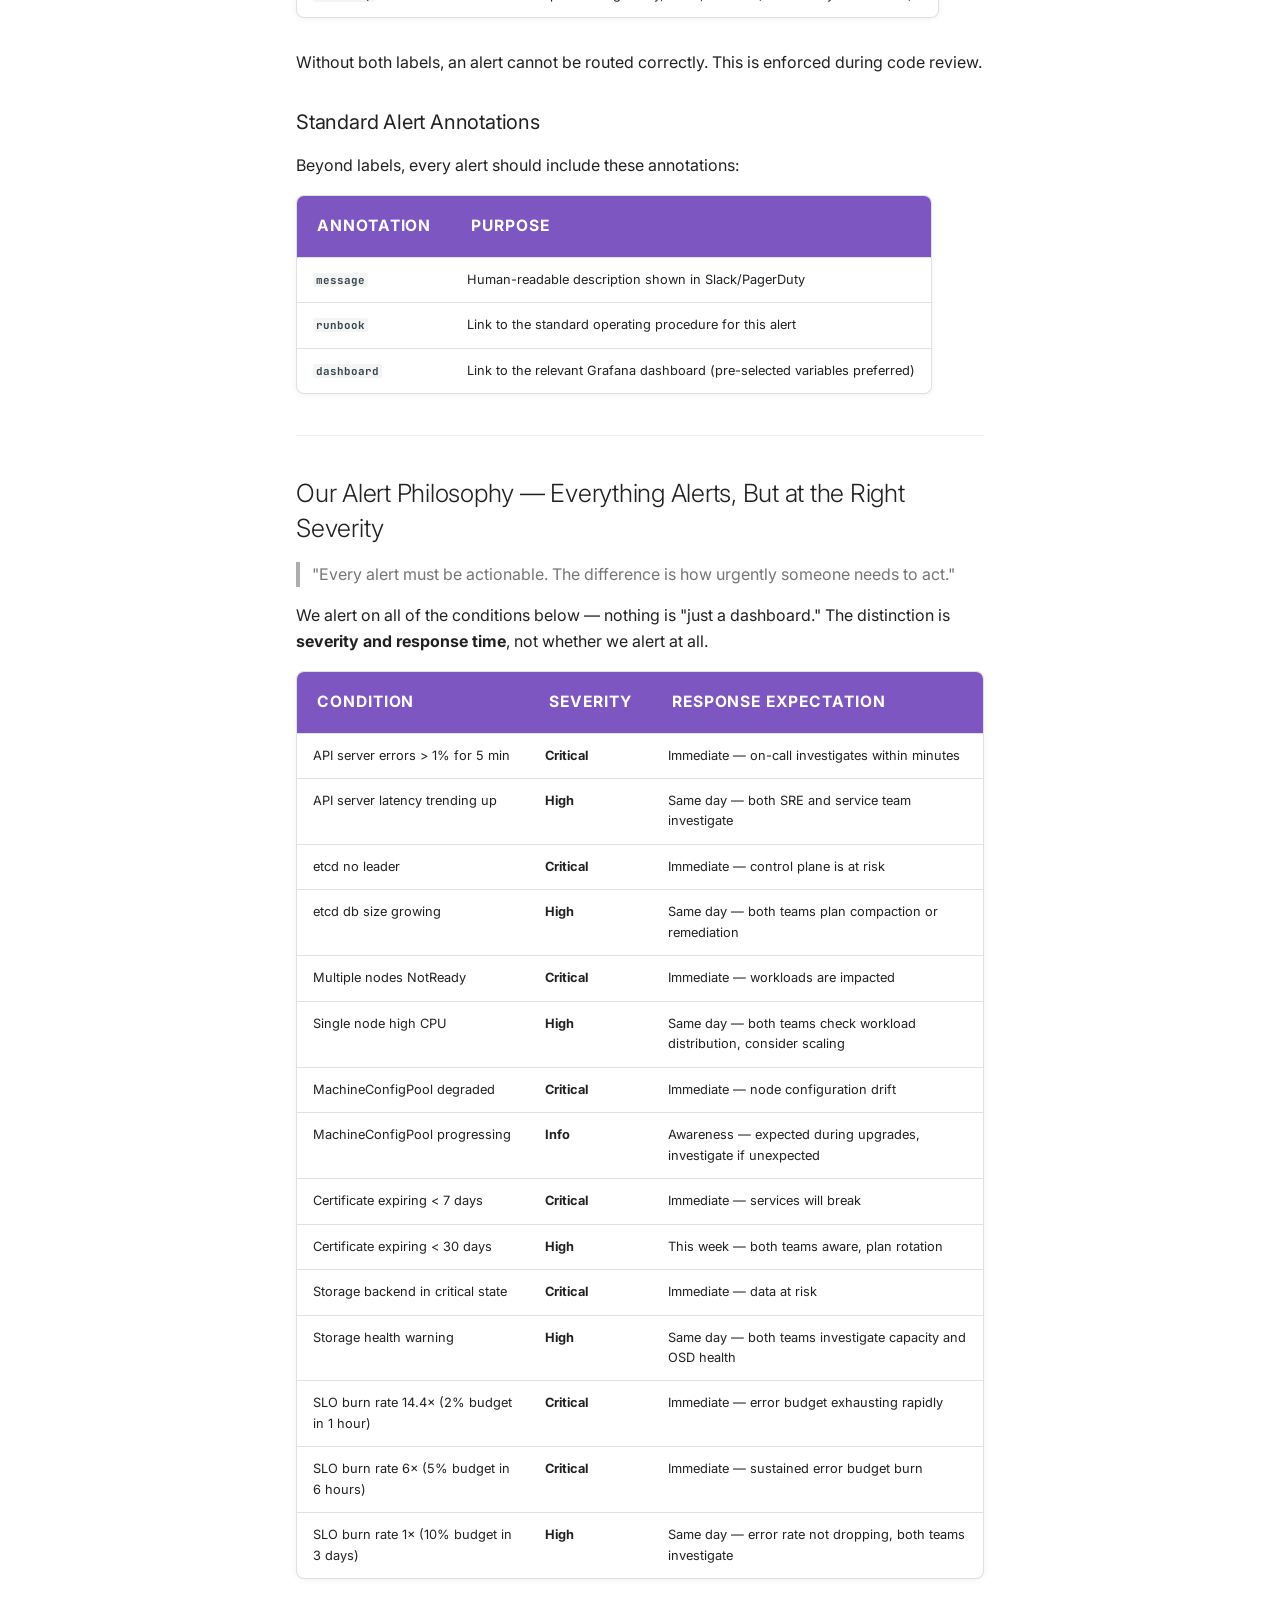
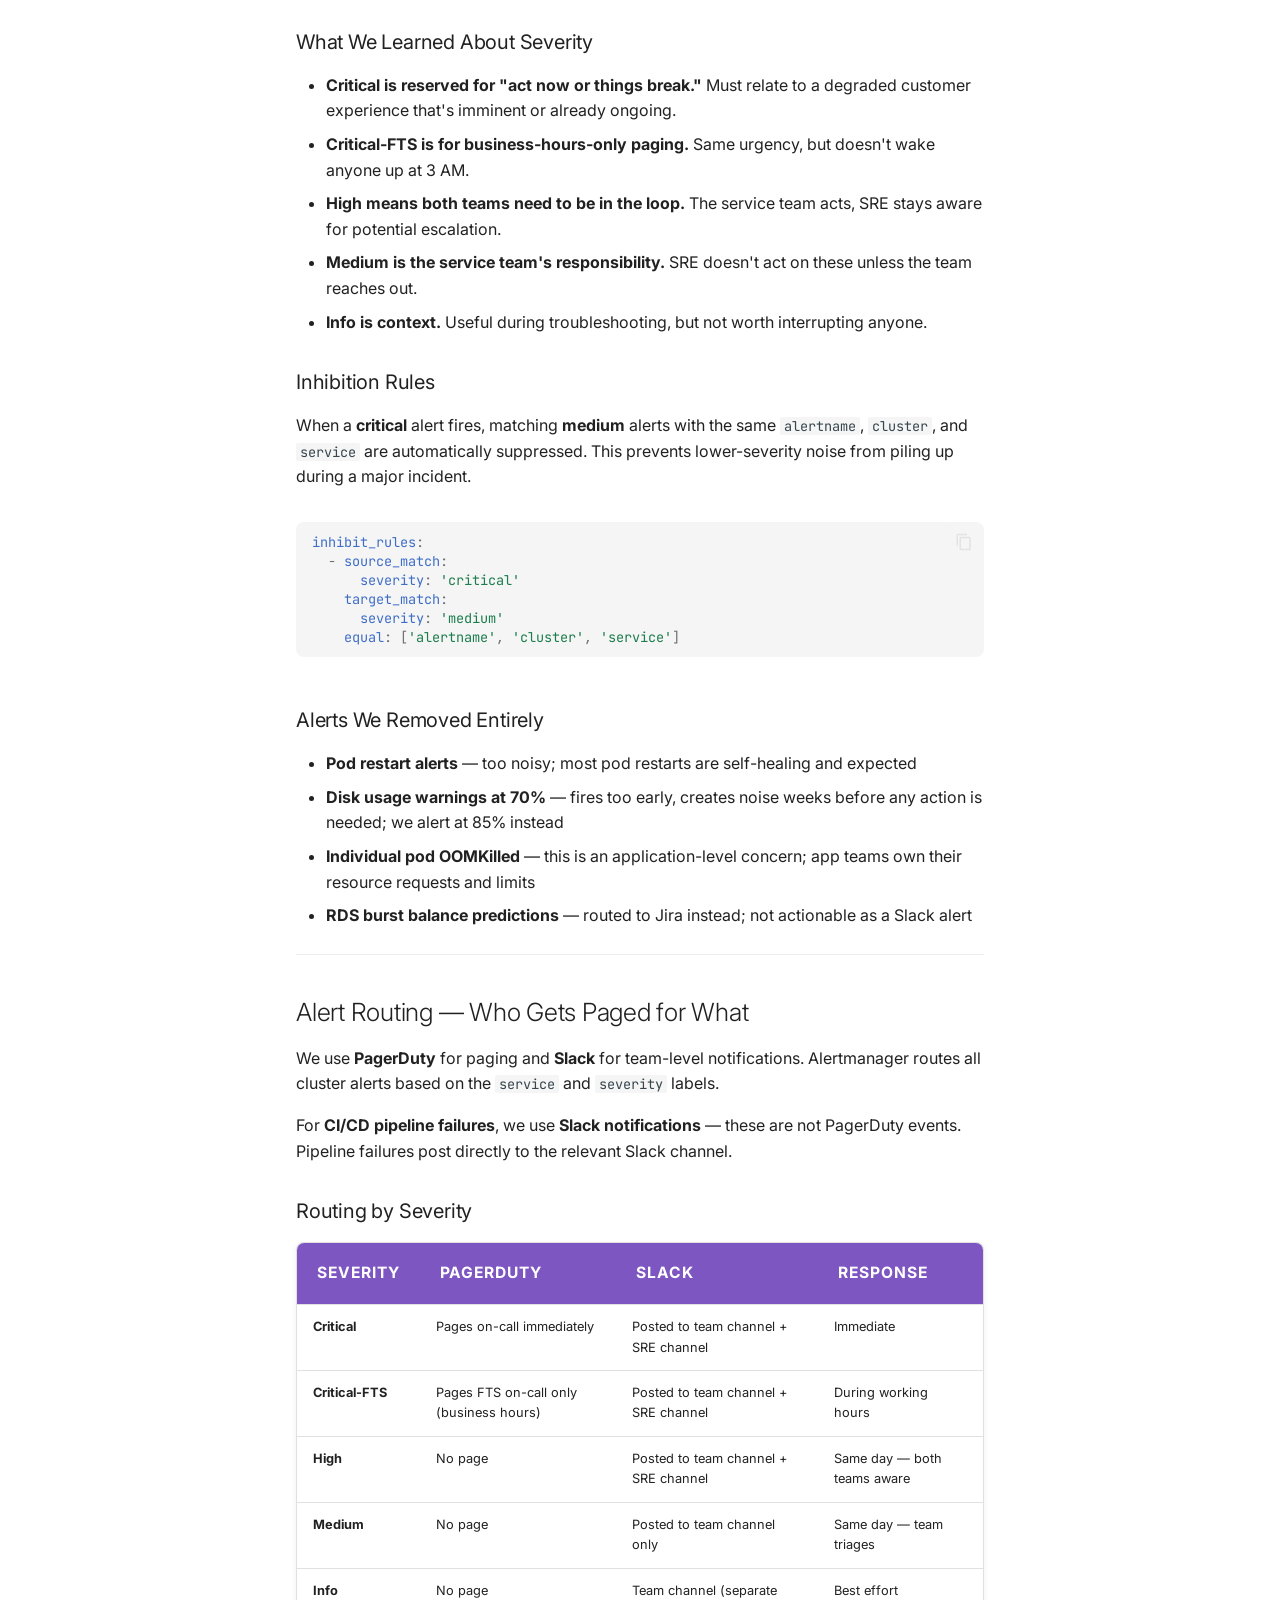
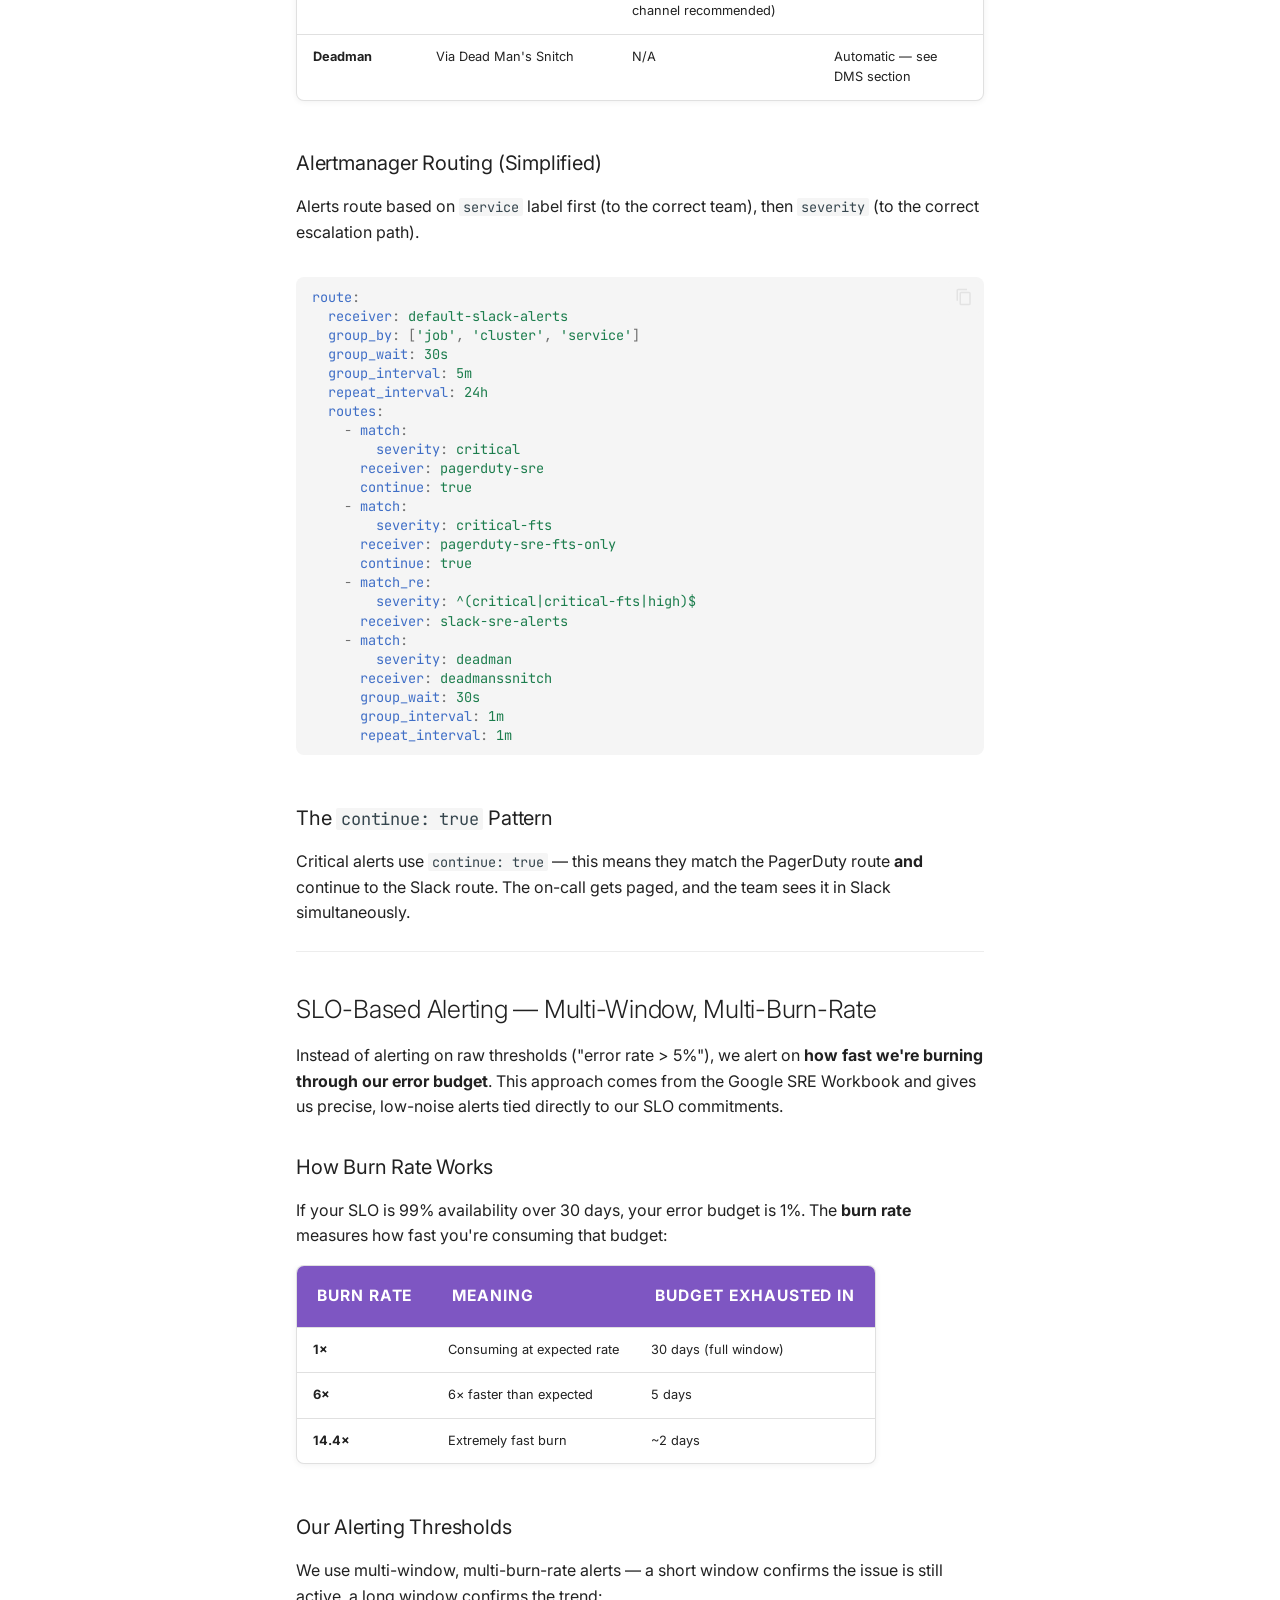
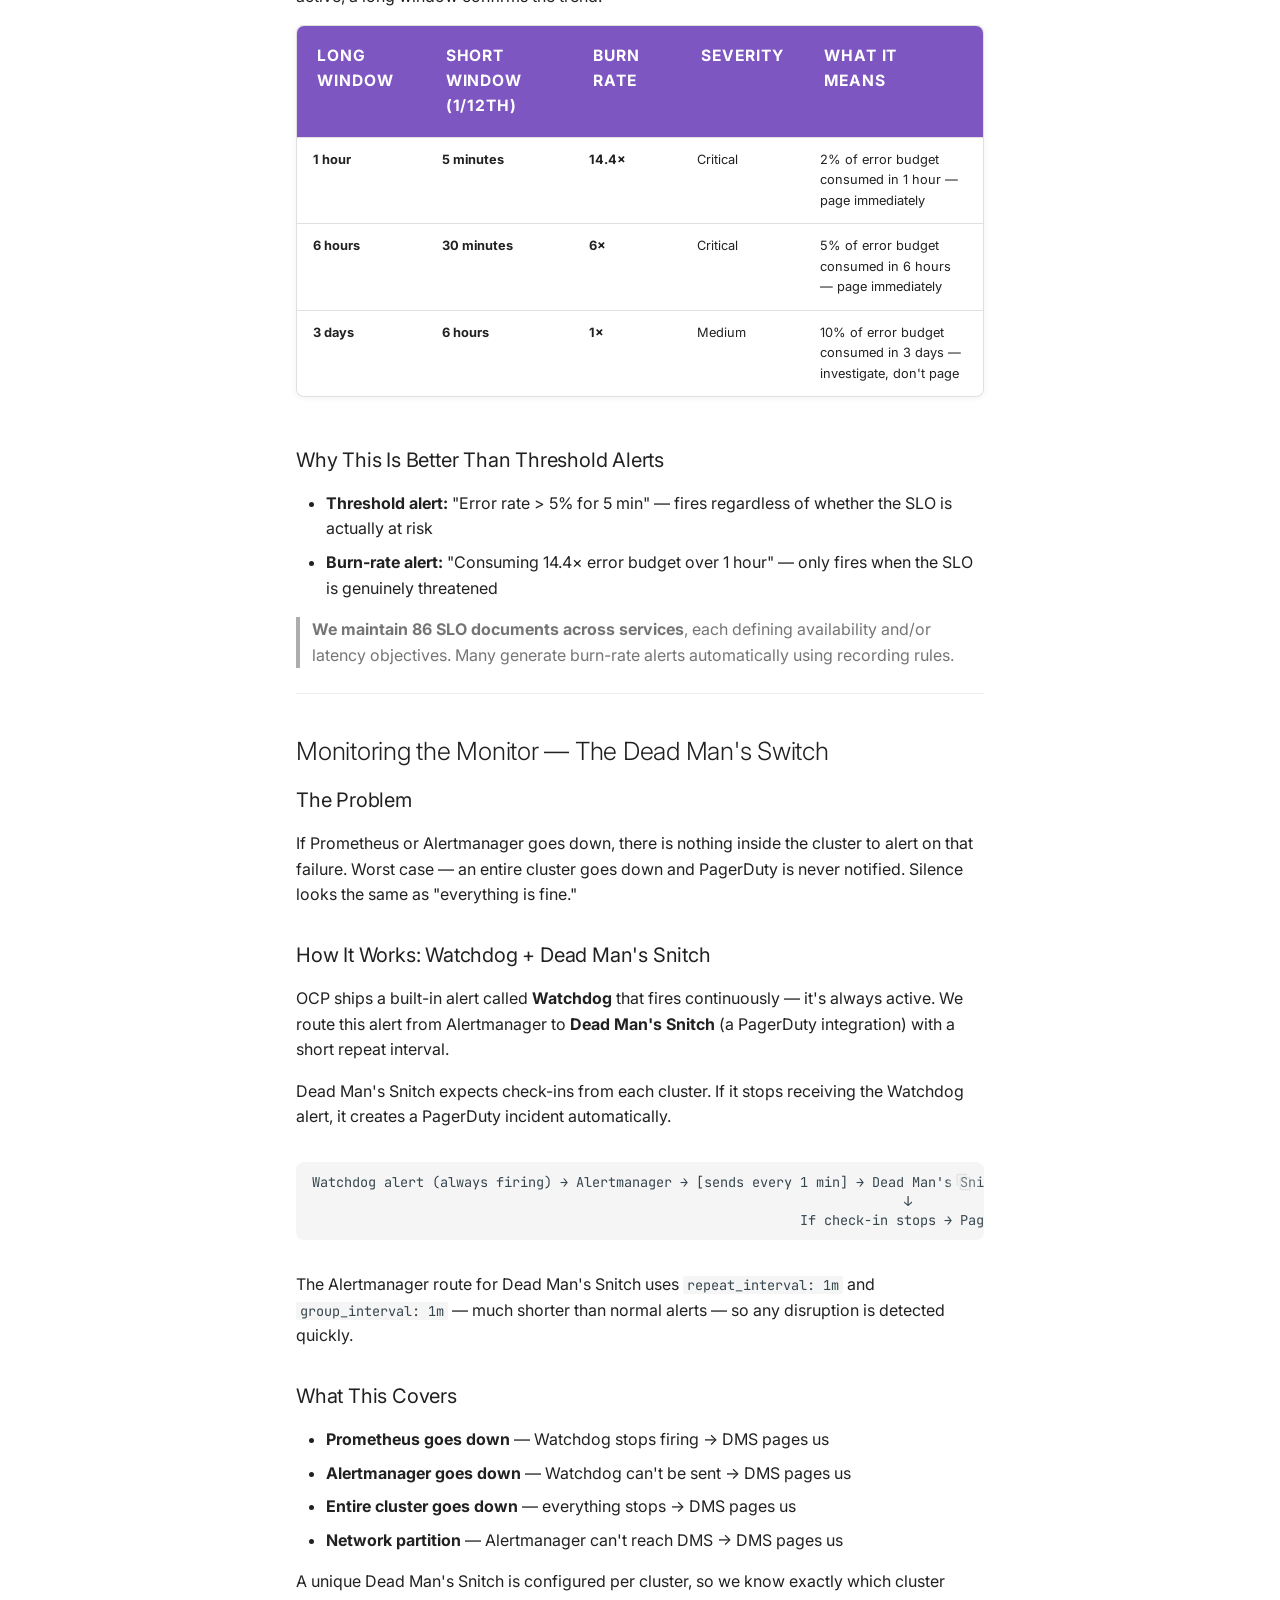
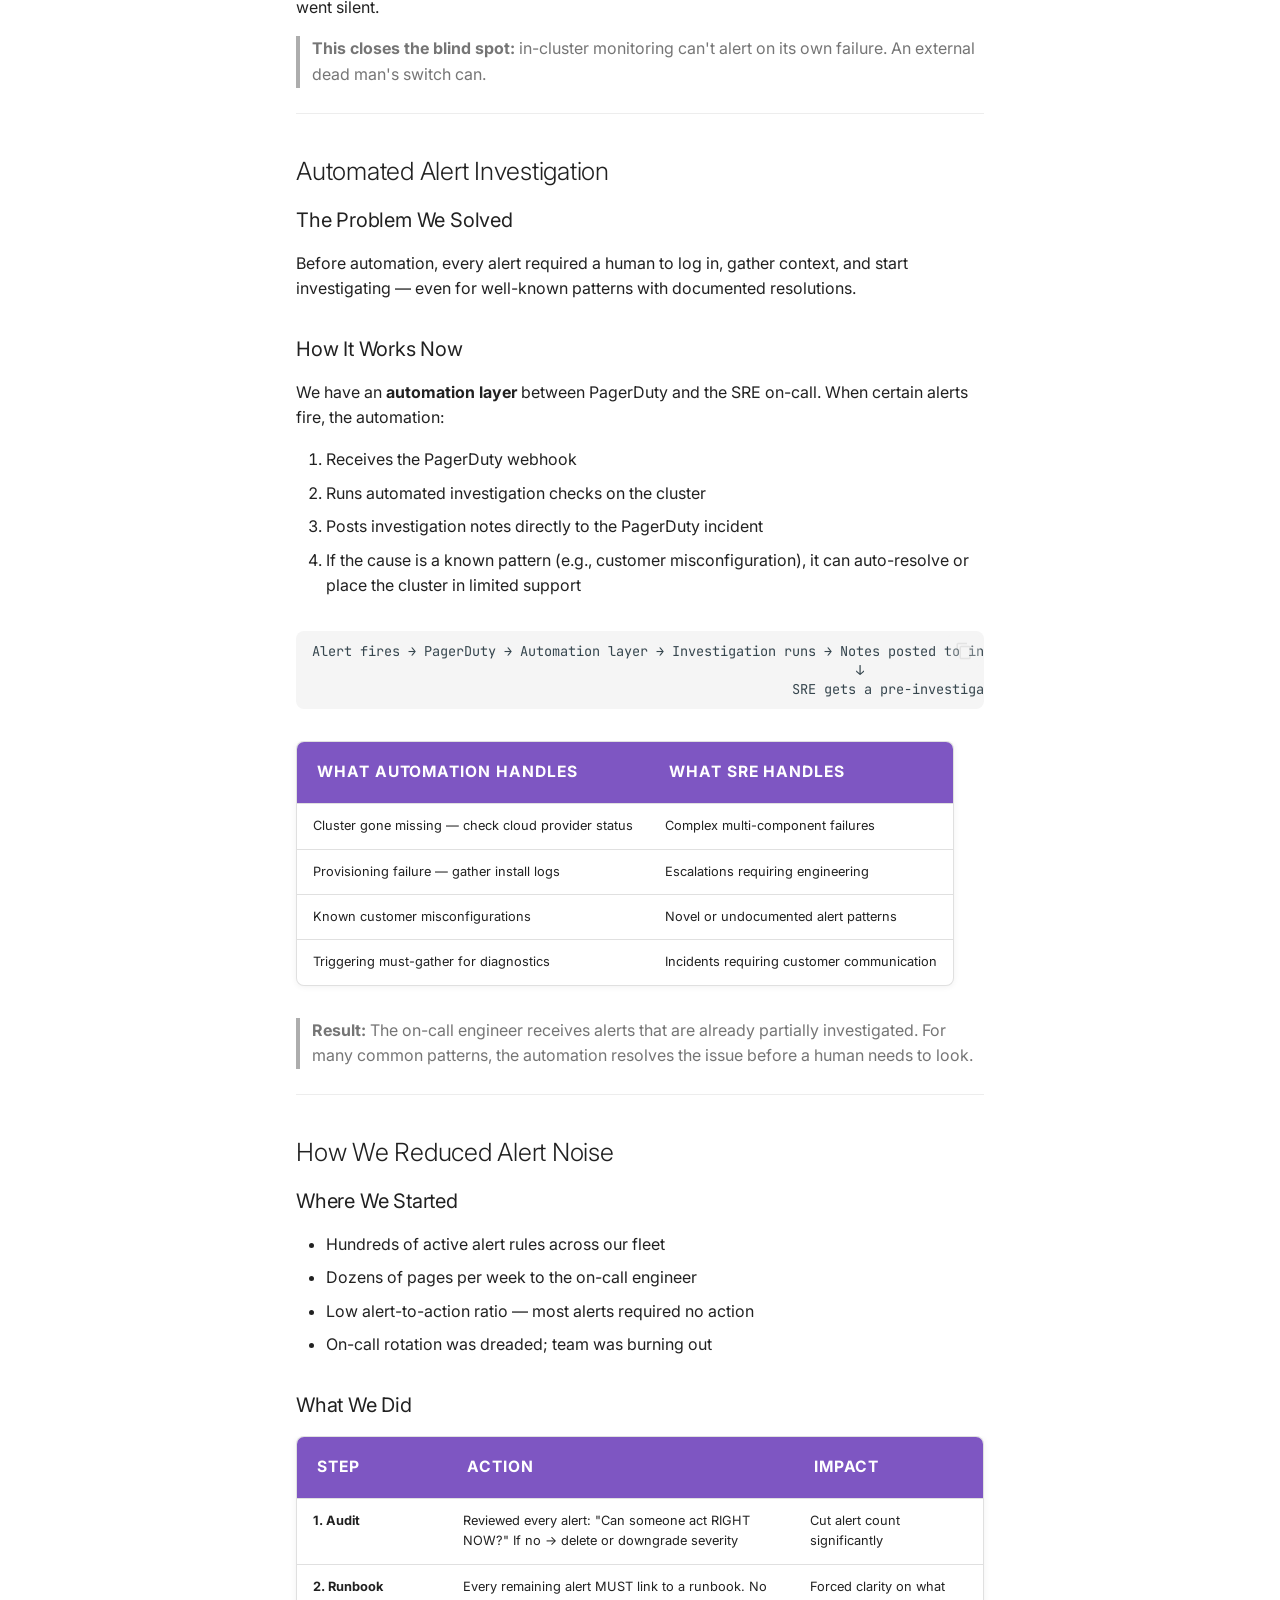
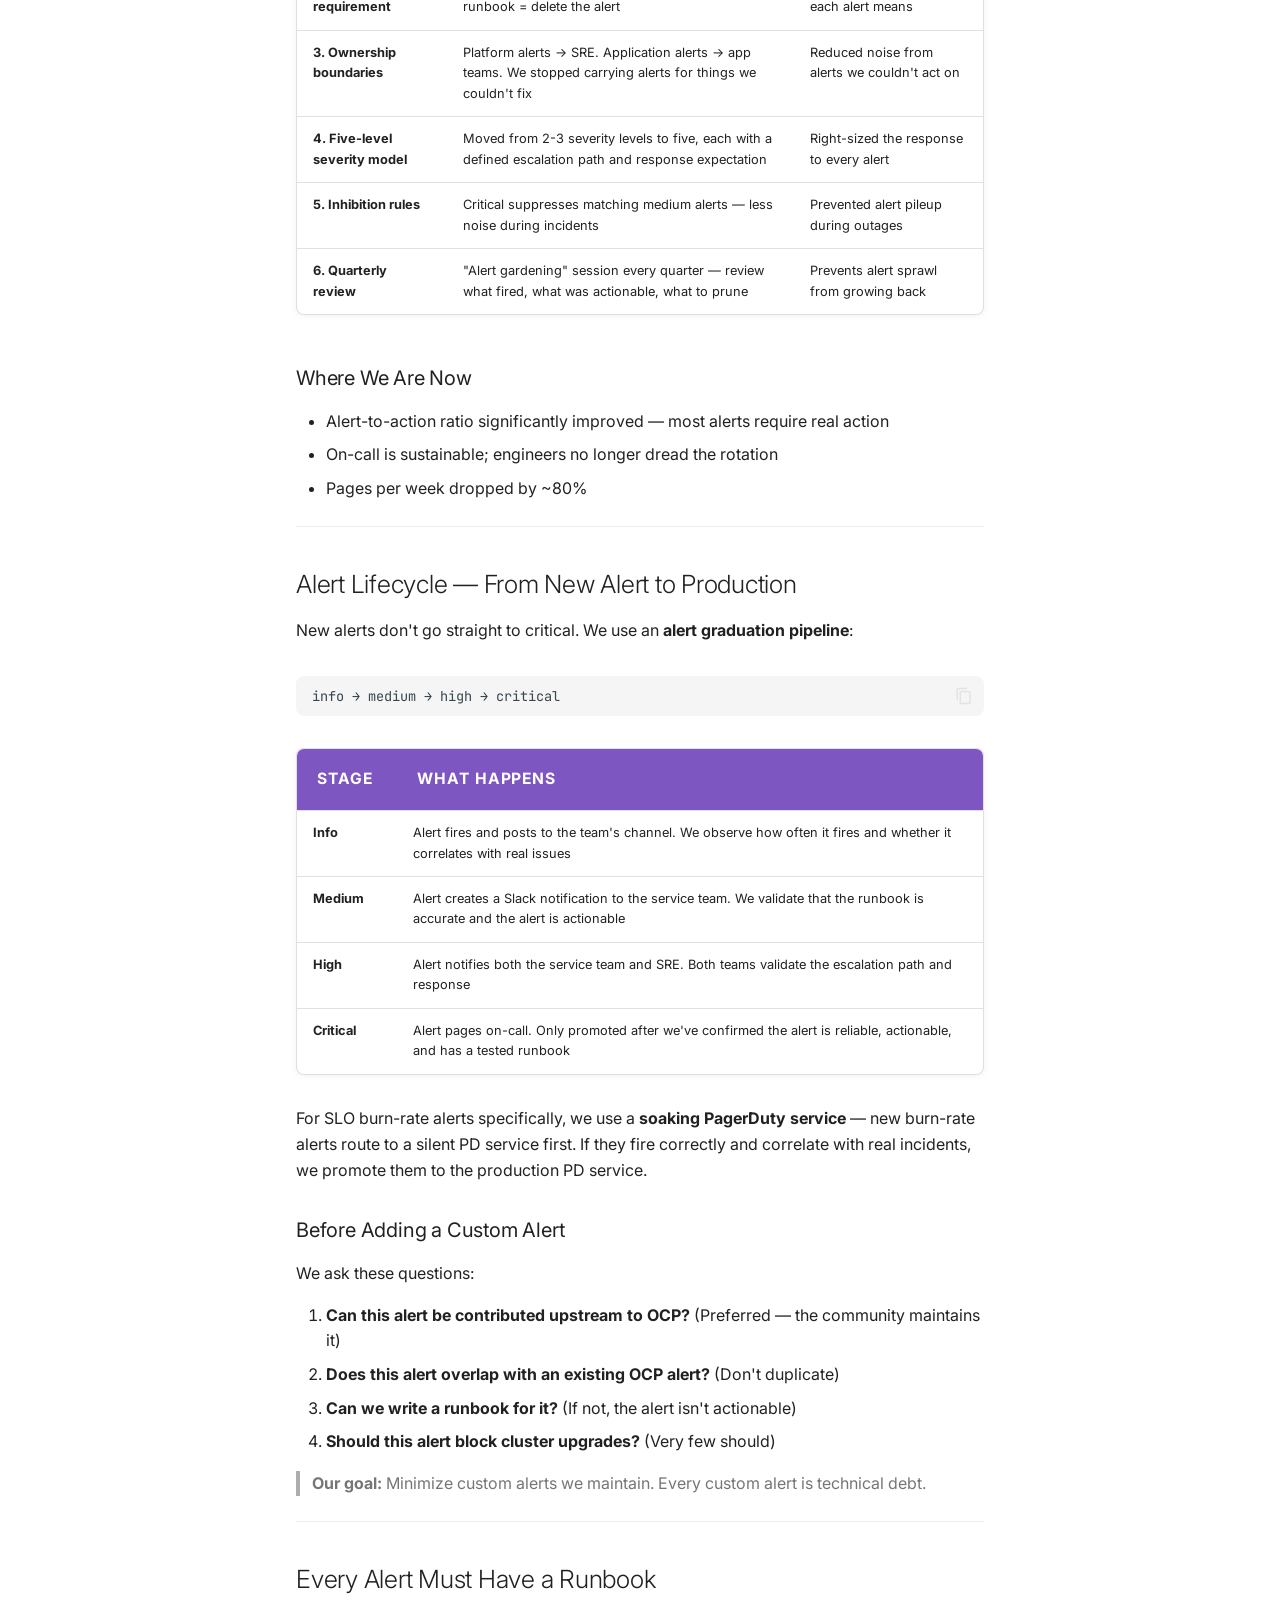
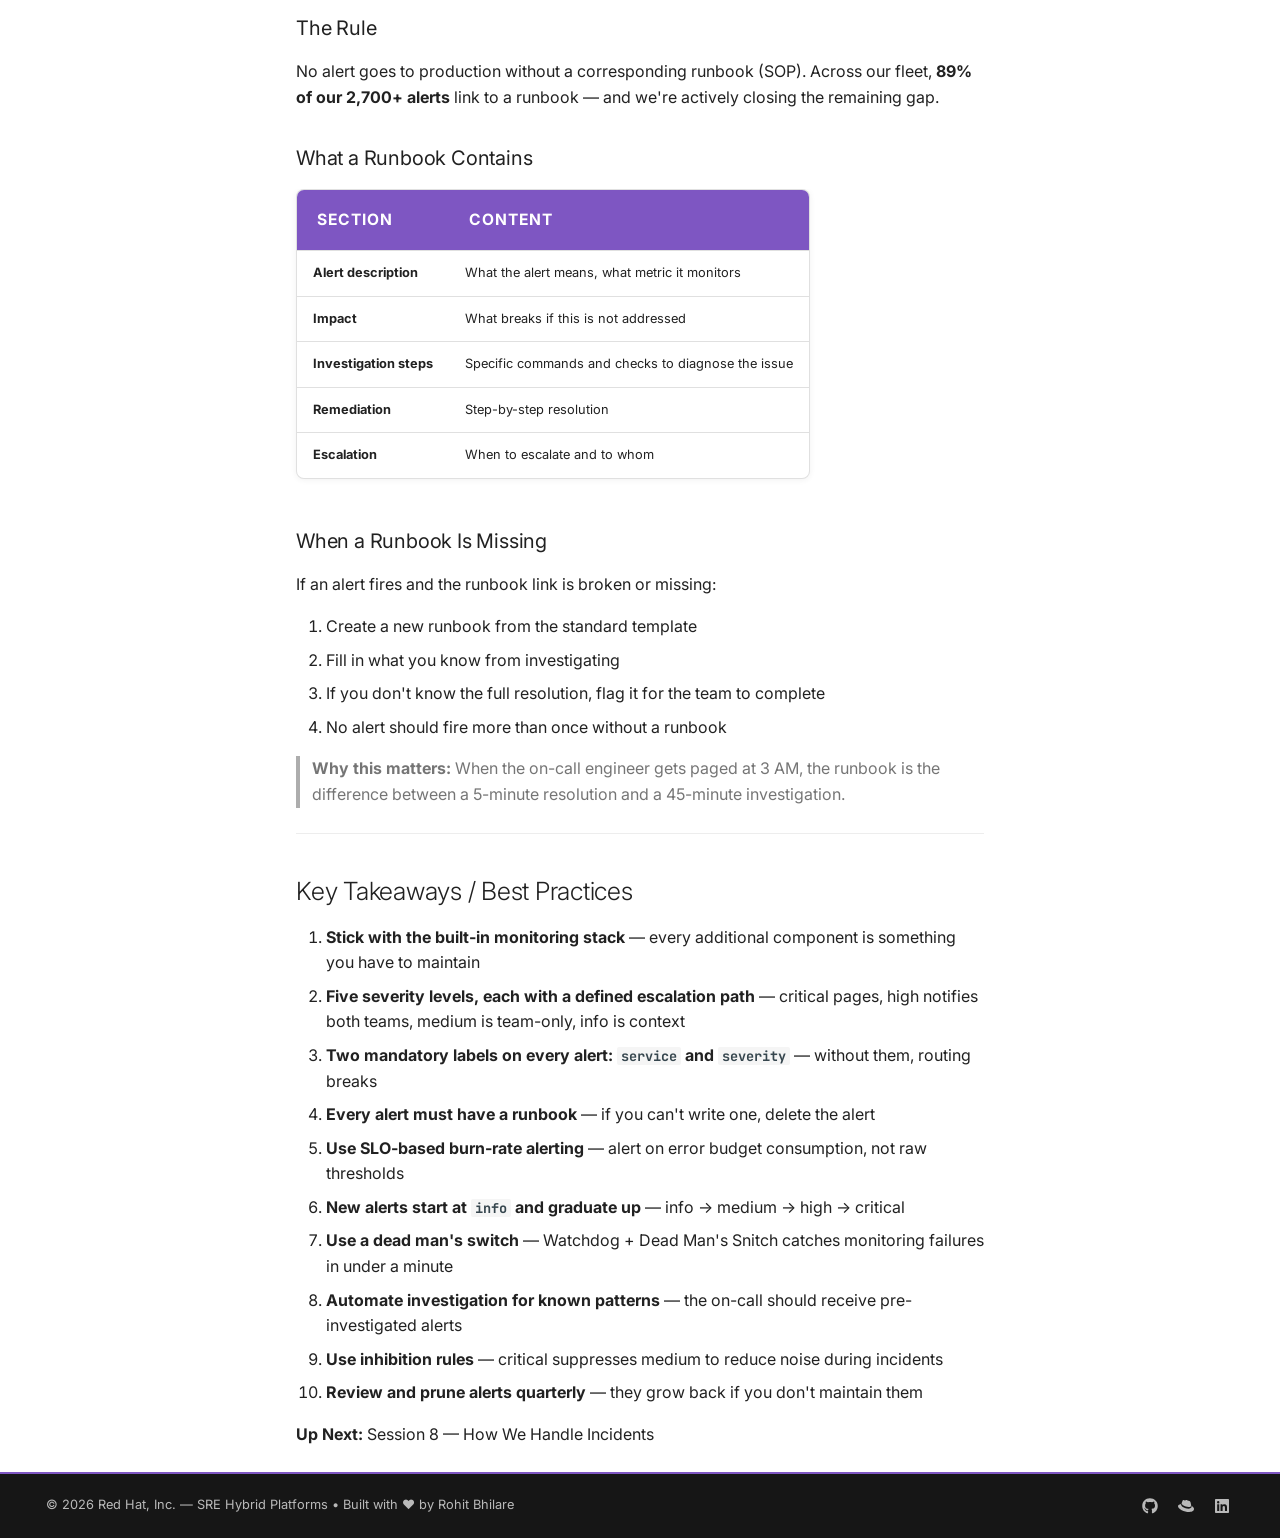
<file: sessions/07-HOW-WE-MONITOR-AND-ALERT/index.html>
<!doctype html>
<html lang="en" class="no-js">
  <head>
    
      <meta charset="utf-8">
      <meta name="viewport" content="width=device-width,initial-scale=1">
      
        <meta name="description" content="SRE knowledge transfer sessions for OpenShift Container Platform">
      
      
        <meta name="author" content="Rohit Bhilare">
      
      
      
        <link rel="prev" href="../05-HOW-WE-OPERATE-OCP-CLUSTERS/">
      
      
        <link rel="next" href="../08-HOW-WE-HANDLE-INCIDENTS/">
      
      
        
      
      
      <link rel="icon" href="../../assets/images/favicon.png">
      <meta name="generator" content="mkdocs-1.6.1, mkdocs-material-9.7.7">
    
    
      
        <title>Session 7: How We Monitor and Alert - SRE Best Practices — How We Do Things</title>
      
    
    
      <link rel="stylesheet" href="../../assets/stylesheets/main.ec1eaa64.min.css">
      
        
        <link rel="stylesheet" href="../../assets/stylesheets/palette.ab4e12ef.min.css">
      
      


    
    
      
    
    
      
        
        
        <link rel="preconnect" href="https://fonts.gstatic.com" crossorigin>
        <link rel="stylesheet" href="https://fonts.googleapis.com/css?family=Inter:300,300i,400,400i,700,700i%7CJetBrains+Mono:400,400i,700,700i&display=fallback">
        <style>:root{--md-text-font:"Inter";--md-code-font:"JetBrains Mono"}</style>
      
    
    
      <link rel="stylesheet" href="../../stylesheets/extra.css">
    
    <script>__md_scope=new URL("../..",location),__md_hash=e=>[...e].reduce(((e,_)=>(e<<5)-e+_.charCodeAt(0)),0),__md_get=(e,_=localStorage,t=__md_scope)=>JSON.parse(_.getItem(t.pathname+"."+e)),__md_set=(e,_,t=localStorage,a=__md_scope)=>{try{t.setItem(a.pathname+"."+e,JSON.stringify(_))}catch(e){}}</script>
    
      

    
    
  </head>
  
  
    
    
      
    
    
    
    
    <body dir="ltr" data-md-color-scheme="default" data-md-color-primary="deep-purple" data-md-color-accent="amber">
  
    
    <input class="md-toggle" data-md-toggle="drawer" type="checkbox" id="__drawer" autocomplete="off">
    <input class="md-toggle" data-md-toggle="search" type="checkbox" id="__search" autocomplete="off">
    <label class="md-overlay" for="__drawer"></label>
    <div data-md-component="skip">
      
        
        <a href="#session-7-how-we-monitor-and-alert" class="md-skip">
          Skip to content
        </a>
      
    </div>
    <div data-md-component="announce">
      
    </div>
    
    
      

  

<header class="md-header md-header--shadow md-header--lifted" data-md-component="header">
  <nav class="md-header__inner md-grid" aria-label="Header">
    <a href="../.." title="SRE Best Practices — How We Do Things" class="md-header__button md-logo" aria-label="SRE Best Practices — How We Do Things" data-md-component="logo">
      
  
  <svg xmlns="http://www.w3.org/2000/svg" viewBox="0 0 24 24"><path d="m10 17-4-4 1.41-1.41L10 14.17l6.59-6.59L18 9m-6-8L3 5v6c0 5.55 3.84 10.74 9 12 5.16-1.26 9-6.45 9-12V5z"/></svg>

    </a>
    <label class="md-header__button md-icon" for="__drawer">
      
      <svg xmlns="http://www.w3.org/2000/svg" viewBox="0 0 24 24"><path d="M3 6h18v2H3zm0 5h18v2H3zm0 5h18v2H3z"/></svg>
    </label>
    <div class="md-header__title" data-md-component="header-title">
      <div class="md-header__ellipsis">
        <div class="md-header__topic">
          <span class="md-ellipsis">
            SRE Best Practices — How We Do Things
          </span>
        </div>
        <div class="md-header__topic" data-md-component="header-topic">
          <span class="md-ellipsis">
            
              Session 7: How We Monitor and Alert
            
          </span>
        </div>
      </div>
    </div>
    
      
        <form class="md-header__option" data-md-component="palette">
  
    
    
    
    <input class="md-option" data-md-color-media="" data-md-color-scheme="default" data-md-color-primary="deep-purple" data-md-color-accent="amber"  aria-label="Switch to dark mode"  type="radio" name="__palette" id="__palette_0">
    
      <label class="md-header__button md-icon" title="Switch to dark mode" for="__palette_1" hidden>
        <svg xmlns="http://www.w3.org/2000/svg" viewBox="0 0 24 24"><path d="m17.75 4.09-2.53 1.94.91 3.06-2.63-1.81-2.63 1.81.91-3.06-2.53-1.94L12.44 4l1.06-3 1.06 3zm3.5 6.91-1.64 1.25.59 1.98-1.7-1.17-1.7 1.17.59-1.98L15.75 11l2.06-.05L18.5 9l.69 1.95zm-2.28 4.95c.83-.08 1.72 1.1 1.19 1.85-.32.45-.66.87-1.08 1.27C15.17 23 8.84 23 4.94 19.07c-3.91-3.9-3.91-10.24 0-14.14.4-.4.82-.76 1.27-1.08.75-.53 1.93.36 1.85 1.19-.27 2.86.69 5.83 2.89 8.02a9.96 9.96 0 0 0 8.02 2.89m-1.64 2.02a12.08 12.08 0 0 1-7.8-3.47c-2.17-2.19-3.33-5-3.49-7.82-2.81 3.14-2.7 7.96.31 10.98 3.02 3.01 7.84 3.12 10.98.31"/></svg>
      </label>
    
  
    
    
    
    <input class="md-option" data-md-color-media="" data-md-color-scheme="slate" data-md-color-primary="deep-purple" data-md-color-accent="amber"  aria-label="Switch to light mode"  type="radio" name="__palette" id="__palette_1">
    
      <label class="md-header__button md-icon" title="Switch to light mode" for="__palette_0" hidden>
        <svg xmlns="http://www.w3.org/2000/svg" viewBox="0 0 24 24"><path d="M12 7a5 5 0 0 1 5 5 5 5 0 0 1-5 5 5 5 0 0 1-5-5 5 5 0 0 1 5-5m0 2a3 3 0 0 0-3 3 3 3 0 0 0 3 3 3 3 0 0 0 3-3 3 3 0 0 0-3-3m0-7 2.39 3.42C13.65 5.15 12.84 5 12 5s-1.65.15-2.39.42zM3.34 7l4.16-.35A7.2 7.2 0 0 0 5.94 8.5c-.44.74-.69 1.5-.83 2.29zm.02 10 1.76-3.77a7.131 7.131 0 0 0 2.38 4.14zM20.65 7l-1.77 3.79a7.02 7.02 0 0 0-2.38-4.15zm-.01 10-4.14.36c.59-.51 1.12-1.14 1.54-1.86.42-.73.69-1.5.83-2.29zM12 22l-2.41-3.44c.74.27 1.55.44 2.41.44.82 0 1.63-.17 2.37-.44z"/></svg>
      </label>
    
  
</form>
      
    
    
      <script>var palette=__md_get("__palette");if(palette&&palette.color){if("(prefers-color-scheme)"===palette.color.media){var media=matchMedia("(prefers-color-scheme: light)"),input=document.querySelector(media.matches?"[data-md-color-media='(prefers-color-scheme: light)']":"[data-md-color-media='(prefers-color-scheme: dark)']");palette.color.media=input.getAttribute("data-md-color-media"),palette.color.scheme=input.getAttribute("data-md-color-scheme"),palette.color.primary=input.getAttribute("data-md-color-primary"),palette.color.accent=input.getAttribute("data-md-color-accent")}for(var[key,value]of Object.entries(palette.color))document.body.setAttribute("data-md-color-"+key,value)}</script>
    
    
    
      
      
        <label class="md-header__button md-icon" for="__search">
          
          <svg xmlns="http://www.w3.org/2000/svg" viewBox="0 0 24 24"><path d="M9.5 3A6.5 6.5 0 0 1 16 9.5c0 1.61-.59 3.09-1.56 4.23l.27.27h.79l5 5-1.5 1.5-5-5v-.79l-.27-.27A6.52 6.52 0 0 1 9.5 16 6.5 6.5 0 0 1 3 9.5 6.5 6.5 0 0 1 9.5 3m0 2C7 5 5 7 5 9.5S7 14 9.5 14 14 12 14 9.5 12 5 9.5 5"/></svg>
        </label>
        <div class="md-search" data-md-component="search" role="dialog">
  <label class="md-search__overlay" for="__search"></label>
  <div class="md-search__inner" role="search">
    <form class="md-search__form" name="search">
      <input type="text" class="md-search__input" name="query" aria-label="Search" placeholder="Search" autocapitalize="off" autocorrect="off" autocomplete="off" spellcheck="false" data-md-component="search-query" required>
      <label class="md-search__icon md-icon" for="__search">
        
        <svg xmlns="http://www.w3.org/2000/svg" viewBox="0 0 24 24"><path d="M9.5 3A6.5 6.5 0 0 1 16 9.5c0 1.61-.59 3.09-1.56 4.23l.27.27h.79l5 5-1.5 1.5-5-5v-.79l-.27-.27A6.52 6.52 0 0 1 9.5 16 6.5 6.5 0 0 1 3 9.5 6.5 6.5 0 0 1 9.5 3m0 2C7 5 5 7 5 9.5S7 14 9.5 14 14 12 14 9.5 12 5 9.5 5"/></svg>
        
        <svg xmlns="http://www.w3.org/2000/svg" viewBox="0 0 24 24"><path d="M20 11v2H8l5.5 5.5-1.42 1.42L4.16 12l7.92-7.92L13.5 5.5 8 11z"/></svg>
      </label>
      <nav class="md-search__options" aria-label="Search">
        
          <a href="javascript:void(0)" class="md-search__icon md-icon" title="Share" aria-label="Share" data-clipboard data-clipboard-text="" data-md-component="search-share" tabindex="-1">
            
            <svg xmlns="http://www.w3.org/2000/svg" viewBox="0 0 24 24"><path d="M18 16.08c-.76 0-1.44.3-1.96.77L8.91 12.7c.05-.23.09-.46.09-.7s-.04-.47-.09-.7l7.05-4.11c.54.5 1.25.81 2.04.81a3 3 0 0 0 3-3 3 3 0 0 0-3-3 3 3 0 0 0-3 3c0 .24.04.47.09.7L8.04 9.81C7.5 9.31 6.79 9 6 9a3 3 0 0 0-3 3 3 3 0 0 0 3 3c.79 0 1.5-.31 2.04-.81l7.12 4.15c-.05.21-.08.43-.08.66 0 1.61 1.31 2.91 2.92 2.91s2.92-1.3 2.92-2.91A2.92 2.92 0 0 0 18 16.08"/></svg>
          </a>
        
        <button type="reset" class="md-search__icon md-icon" title="Clear" aria-label="Clear" tabindex="-1">
          
          <svg xmlns="http://www.w3.org/2000/svg" viewBox="0 0 24 24"><path d="M19 6.41 17.59 5 12 10.59 6.41 5 5 6.41 10.59 12 5 17.59 6.41 19 12 13.41 17.59 19 19 17.59 13.41 12z"/></svg>
        </button>
      </nav>
      
        <div class="md-search__suggest" data-md-component="search-suggest"></div>
      
    </form>
    <div class="md-search__output">
      <div class="md-search__scrollwrap" tabindex="0" data-md-scrollfix>
        <div class="md-search-result" data-md-component="search-result">
          <div class="md-search-result__meta">
            Initializing search
          </div>
          <ol class="md-search-result__list" role="presentation"></ol>
        </div>
      </div>
    </div>
  </div>
</div>
      
    
    
      <div class="md-header__source">
        <a href="https://github.com/rbhilare/sre-functions" title="Go to repository" class="md-source" data-md-component="source">
  <div class="md-source__icon md-icon">
    
    <svg xmlns="http://www.w3.org/2000/svg" viewBox="0 0 512 512"><!--! Font Awesome Free 7.1.0 by @fontawesome - https://fontawesome.com License - https://fontawesome.com/license/free (Icons: CC BY 4.0, Fonts: SIL OFL 1.1, Code: MIT License) Copyright 2025 Fonticons, Inc.--><path d="M173.9 397.4c0 2-2.3 3.6-5.2 3.6-3.3.3-5.6-1.3-5.6-3.6 0-2 2.3-3.6 5.2-3.6 3-.3 5.6 1.3 5.6 3.6m-31.1-4.5c-.7 2 1.3 4.3 4.3 4.9 2.6 1 5.6 0 6.2-2s-1.3-4.3-4.3-5.2c-2.6-.7-5.5.3-6.2 2.3m44.2-1.7c-2.9.7-4.9 2.6-4.6 4.9.3 2 2.9 3.3 5.9 2.6 2.9-.7 4.9-2.6 4.6-4.6-.3-1.9-3-3.2-5.9-2.9M252.8 8C114.1 8 8 113.3 8 252c0 110.9 69.8 205.8 169.5 239.2 12.8 2.3 17.3-5.6 17.3-12.1 0-6.2-.3-40.4-.3-61.4 0 0-70 15-84.7-29.8 0 0-11.4-29.1-27.8-36.6 0 0-22.9-15.7 1.6-15.4 0 0 24.9 2 38.6 25.8 21.9 38.6 58.6 27.5 72.9 20.9 2.3-16 8.8-27.1 16-33.7-55.9-6.2-112.3-14.3-112.3-110.5 0-27.5 7.6-41.3 23.6-58.9-2.6-6.5-11.1-33.3 2.6-67.9 20.9-6.5 69 27 69 27 20-5.6 41.5-8.5 62.8-8.5s42.8 2.9 62.8 8.5c0 0 48.1-33.6 69-27 13.7 34.7 5.2 61.4 2.6 67.9 16 17.7 25.8 31.5 25.8 58.9 0 96.5-58.9 104.2-114.8 110.5 9.2 7.9 17 22.9 17 46.4 0 33.7-.3 75.4-.3 83.6 0 6.5 4.6 14.4 17.3 12.1C436.2 457.8 504 362.9 504 252 504 113.3 391.5 8 252.8 8M105.2 352.9c-1.3 1-1 3.3.7 5.2 1.6 1.6 3.9 2.3 5.2 1 1.3-1 1-3.3-.7-5.2-1.6-1.6-3.9-2.3-5.2-1m-10.8-8.1c-.7 1.3.3 2.9 2.3 3.9 1.6 1 3.6.7 4.3-.7.7-1.3-.3-2.9-2.3-3.9-2-.6-3.6-.3-4.3.7m32.4 35.6c-1.6 1.3-1 4.3 1.3 6.2 2.3 2.3 5.2 2.6 6.5 1 1.3-1.3.7-4.3-1.3-6.2-2.2-2.3-5.2-2.6-6.5-1m-11.4-14.7c-1.6 1-1.6 3.6 0 5.9s4.3 3.3 5.6 2.3c1.6-1.3 1.6-3.9 0-6.2-1.4-2.3-4-3.3-5.6-2"/></svg>
  </div>
  <div class="md-source__repository">
    rbhilare/sre-functions
  </div>
</a>
      </div>
    
  </nav>
  
    
      
<nav class="md-tabs" aria-label="Tabs" data-md-component="tabs">
  <div class="md-grid">
    <ul class="md-tabs__list">
      
        
  
  
  
  
    <li class="md-tabs__item">
      <a href="../.." class="md-tabs__link">
        
  
  
    
  
  Home

      </a>
    </li>
  

      
        
  
  
  
  
    <li class="md-tabs__item">
      <a href="../00-MASTER-SESSION-PLAN/" class="md-tabs__link">
        
  
  
    
  
  Session Plan

      </a>
    </li>
  

      
        
  
  
  
    
  
  
    
    
      <li class="md-tabs__item md-tabs__item--active">
        <a href="../01-RELIABILITY-ACROSS-LAYERS/" class="md-tabs__link">
          
  
  
    
  
  Content Sessions

        </a>
      </li>
    
  

      
        
  
  
  
  
    
    
      <li class="md-tabs__item">
        <a href="../03-INSIDE-SRE-ASK-AND-DISCUSS/" class="md-tabs__link">
          
  
  
    
  
  Q&A Sessions

        </a>
      </li>
    
  

      
    </ul>
  </div>
</nav>
    
  
</header>
    
    <div class="md-container" data-md-component="container">
      
      
        
      
      <main class="md-main" data-md-component="main">
        <div class="md-main__inner md-grid">
          
            
              
              <div class="md-sidebar md-sidebar--primary" data-md-component="sidebar" data-md-type="navigation" >
                <div class="md-sidebar__scrollwrap">
                  <div class="md-sidebar__inner">
                    


  


<nav class="md-nav md-nav--primary md-nav--lifted" aria-label="Navigation" data-md-level="0">
  <label class="md-nav__title" for="__drawer">
    <a href="../.." title="SRE Best Practices — How We Do Things" class="md-nav__button md-logo" aria-label="SRE Best Practices — How We Do Things" data-md-component="logo">
      
  
  <svg xmlns="http://www.w3.org/2000/svg" viewBox="0 0 24 24"><path d="m10 17-4-4 1.41-1.41L10 14.17l6.59-6.59L18 9m-6-8L3 5v6c0 5.55 3.84 10.74 9 12 5.16-1.26 9-6.45 9-12V5z"/></svg>

    </a>
    SRE Best Practices — How We Do Things
  </label>
  
    <div class="md-nav__source">
      <a href="https://github.com/rbhilare/sre-functions" title="Go to repository" class="md-source" data-md-component="source">
  <div class="md-source__icon md-icon">
    
    <svg xmlns="http://www.w3.org/2000/svg" viewBox="0 0 512 512"><!--! Font Awesome Free 7.1.0 by @fontawesome - https://fontawesome.com License - https://fontawesome.com/license/free (Icons: CC BY 4.0, Fonts: SIL OFL 1.1, Code: MIT License) Copyright 2025 Fonticons, Inc.--><path d="M173.9 397.4c0 2-2.3 3.6-5.2 3.6-3.3.3-5.6-1.3-5.6-3.6 0-2 2.3-3.6 5.2-3.6 3-.3 5.6 1.3 5.6 3.6m-31.1-4.5c-.7 2 1.3 4.3 4.3 4.9 2.6 1 5.6 0 6.2-2s-1.3-4.3-4.3-5.2c-2.6-.7-5.5.3-6.2 2.3m44.2-1.7c-2.9.7-4.9 2.6-4.6 4.9.3 2 2.9 3.3 5.9 2.6 2.9-.7 4.9-2.6 4.6-4.6-.3-1.9-3-3.2-5.9-2.9M252.8 8C114.1 8 8 113.3 8 252c0 110.9 69.8 205.8 169.5 239.2 12.8 2.3 17.3-5.6 17.3-12.1 0-6.2-.3-40.4-.3-61.4 0 0-70 15-84.7-29.8 0 0-11.4-29.1-27.8-36.6 0 0-22.9-15.7 1.6-15.4 0 0 24.9 2 38.6 25.8 21.9 38.6 58.6 27.5 72.9 20.9 2.3-16 8.8-27.1 16-33.7-55.9-6.2-112.3-14.3-112.3-110.5 0-27.5 7.6-41.3 23.6-58.9-2.6-6.5-11.1-33.3 2.6-67.9 20.9-6.5 69 27 69 27 20-5.6 41.5-8.5 62.8-8.5s42.8 2.9 62.8 8.5c0 0 48.1-33.6 69-27 13.7 34.7 5.2 61.4 2.6 67.9 16 17.7 25.8 31.5 25.8 58.9 0 96.5-58.9 104.2-114.8 110.5 9.2 7.9 17 22.9 17 46.4 0 33.7-.3 75.4-.3 83.6 0 6.5 4.6 14.4 17.3 12.1C436.2 457.8 504 362.9 504 252 504 113.3 391.5 8 252.8 8M105.2 352.9c-1.3 1-1 3.3.7 5.2 1.6 1.6 3.9 2.3 5.2 1 1.3-1 1-3.3-.7-5.2-1.6-1.6-3.9-2.3-5.2-1m-10.8-8.1c-.7 1.3.3 2.9 2.3 3.9 1.6 1 3.6.7 4.3-.7.7-1.3-.3-2.9-2.3-3.9-2-.6-3.6-.3-4.3.7m32.4 35.6c-1.6 1.3-1 4.3 1.3 6.2 2.3 2.3 5.2 2.6 6.5 1 1.3-1.3.7-4.3-1.3-6.2-2.2-2.3-5.2-2.6-6.5-1m-11.4-14.7c-1.6 1-1.6 3.6 0 5.9s4.3 3.3 5.6 2.3c1.6-1.3 1.6-3.9 0-6.2-1.4-2.3-4-3.3-5.6-2"/></svg>
  </div>
  <div class="md-source__repository">
    rbhilare/sre-functions
  </div>
</a>
    </div>
  
  <ul class="md-nav__list" data-md-scrollfix>
    
      
      
  
  
  
  
    <li class="md-nav__item">
      <a href="../.." class="md-nav__link">
        
  
  
  <span class="md-ellipsis">
    
  
    Home
  

    
  </span>
  
  

      </a>
    </li>
  

    
      
      
  
  
  
  
    <li class="md-nav__item">
      <a href="../00-MASTER-SESSION-PLAN/" class="md-nav__link">
        
  
  
  <span class="md-ellipsis">
    
  
    Session Plan
  

    
  </span>
  
  

      </a>
    </li>
  

    
      
      
  
  
    
  
  
  
    
    
      
        
      
        
      
        
      
        
      
        
      
        
      
    
    
    
      
        
        
      
      
        
      
    
    
    <li class="md-nav__item md-nav__item--active md-nav__item--section md-nav__item--nested">
      
        
        
        <input class="md-nav__toggle md-toggle " type="checkbox" id="__nav_3" checked>
        
          
          <label class="md-nav__link" for="__nav_3" id="__nav_3_label" tabindex="">
            
  
  
  <span class="md-ellipsis">
    
  
    Content Sessions
  

    
  </span>
  
  

            <span class="md-nav__icon md-icon"></span>
          </label>
        
        <nav class="md-nav" data-md-level="1" aria-labelledby="__nav_3_label" aria-expanded="true">
          <label class="md-nav__title" for="__nav_3">
            <span class="md-nav__icon md-icon"></span>
            
  
    Content Sessions
  

          </label>
          <ul class="md-nav__list" data-md-scrollfix>
            
              
                
  
  
  
  
    <li class="md-nav__item">
      <a href="../01-RELIABILITY-ACROSS-LAYERS/" class="md-nav__link">
        
  
  
  <span class="md-ellipsis">
    
  
    Session 1: Reliability Across Layers
  

    
  </span>
  
  

      </a>
    </li>
  

              
            
              
                
  
  
  
  
    <li class="md-nav__item">
      <a href="../02-FOLLOW-THE-SUN-MODEL/" class="md-nav__link">
        
  
  
  <span class="md-ellipsis">
    
  
    Session 2: Follow-the-Sun Model
  

    
  </span>
  
  

      </a>
    </li>
  

              
            
              
                
  
  
  
  
    <li class="md-nav__item">
      <a href="../04-HOW-WE-RUN-SRE/" class="md-nav__link">
        
  
  
  <span class="md-ellipsis">
    
  
    Session 4: How We Run SRE
  

    
  </span>
  
  

      </a>
    </li>
  

              
            
              
                
  
  
  
  
    <li class="md-nav__item">
      <a href="../05-HOW-WE-OPERATE-OCP-CLUSTERS/" class="md-nav__link">
        
  
  
  <span class="md-ellipsis">
    
  
    Session 5: How We Operate OCP Clusters
  

    
  </span>
  
  

      </a>
    </li>
  

              
            
              
                
  
  
    
  
  
  
    <li class="md-nav__item md-nav__item--active">
      
      <input class="md-nav__toggle md-toggle" type="checkbox" id="__toc">
      
      
        
      
      
        <label class="md-nav__link md-nav__link--active" for="__toc">
          
  
  
  <span class="md-ellipsis">
    
  
    Session 7: How We Monitor and Alert
  

    
  </span>
  
  

          <span class="md-nav__icon md-icon"></span>
        </label>
      
      <a href="./" class="md-nav__link md-nav__link--active">
        
  
  
  <span class="md-ellipsis">
    
  
    Session 7: How We Monitor and Alert
  

    
  </span>
  
  

      </a>
      
        

<nav class="md-nav md-nav--secondary" aria-label="Table of contents">
  
  
  
    
  
  
    <label class="md-nav__title" for="__toc">
      <span class="md-nav__icon md-icon"></span>
      Table of contents
    </label>
    <ul class="md-nav__list" data-md-component="toc" data-md-scrollfix>
      
        <li class="md-nav__item">
  <a href="#agenda" class="md-nav__link">
    <span class="md-ellipsis">
      
        Agenda
      
    </span>
  </a>
  
</li>
      
        <li class="md-nav__item">
  <a href="#our-monitoring-stack-what-we-use" class="md-nav__link">
    <span class="md-ellipsis">
      
        Our Monitoring Stack — What We Use
      
    </span>
  </a>
  
    <nav class="md-nav" aria-label="Our Monitoring Stack — What We Use">
      <ul class="md-nav__list">
        
          <li class="md-nav__item">
  <a href="#external-integrations" class="md-nav__link">
    <span class="md-ellipsis">
      
        External Integrations
      
    </span>
  </a>
  
</li>
        
          <li class="md-nav__item">
  <a href="#at-scale" class="md-nav__link">
    <span class="md-ellipsis">
      
        At Scale
      
    </span>
  </a>
  
</li>
        
      </ul>
    </nav>
  
</li>
      
        <li class="md-nav__item">
  <a href="#alert-severity-definitions-our-five-level-model" class="md-nav__link">
    <span class="md-ellipsis">
      
        Alert Severity Definitions — Our Five-Level Model
      
    </span>
  </a>
  
    <nav class="md-nav" aria-label="Alert Severity Definitions — Our Five-Level Model">
      <ul class="md-nav__list">
        
          <li class="md-nav__item">
  <a href="#the-graduation-rule" class="md-nav__link">
    <span class="md-ellipsis">
      
        The Graduation Rule
      
    </span>
  </a>
  
</li>
        
      </ul>
    </nav>
  
</li>
      
        <li class="md-nav__item">
  <a href="#mandatory-alert-labels-the-two-labels-every-alert-must-have" class="md-nav__link">
    <span class="md-ellipsis">
      
        Mandatory Alert Labels — The Two Labels Every Alert Must Have
      
    </span>
  </a>
  
    <nav class="md-nav" aria-label="Mandatory Alert Labels — The Two Labels Every Alert Must Have">
      <ul class="md-nav__list">
        
          <li class="md-nav__item">
  <a href="#standard-alert-annotations" class="md-nav__link">
    <span class="md-ellipsis">
      
        Standard Alert Annotations
      
    </span>
  </a>
  
</li>
        
      </ul>
    </nav>
  
</li>
      
        <li class="md-nav__item">
  <a href="#our-alert-philosophy-everything-alerts-but-at-the-right-severity" class="md-nav__link">
    <span class="md-ellipsis">
      
        Our Alert Philosophy — Everything Alerts, But at the Right Severity
      
    </span>
  </a>
  
    <nav class="md-nav" aria-label="Our Alert Philosophy — Everything Alerts, But at the Right Severity">
      <ul class="md-nav__list">
        
          <li class="md-nav__item">
  <a href="#what-we-learned-about-severity" class="md-nav__link">
    <span class="md-ellipsis">
      
        What We Learned About Severity
      
    </span>
  </a>
  
</li>
        
          <li class="md-nav__item">
  <a href="#inhibition-rules" class="md-nav__link">
    <span class="md-ellipsis">
      
        Inhibition Rules
      
    </span>
  </a>
  
</li>
        
          <li class="md-nav__item">
  <a href="#alerts-we-removed-entirely" class="md-nav__link">
    <span class="md-ellipsis">
      
        Alerts We Removed Entirely
      
    </span>
  </a>
  
</li>
        
      </ul>
    </nav>
  
</li>
      
        <li class="md-nav__item">
  <a href="#alert-routing-who-gets-paged-for-what" class="md-nav__link">
    <span class="md-ellipsis">
      
        Alert Routing — Who Gets Paged for What
      
    </span>
  </a>
  
    <nav class="md-nav" aria-label="Alert Routing — Who Gets Paged for What">
      <ul class="md-nav__list">
        
          <li class="md-nav__item">
  <a href="#routing-by-severity" class="md-nav__link">
    <span class="md-ellipsis">
      
        Routing by Severity
      
    </span>
  </a>
  
</li>
        
          <li class="md-nav__item">
  <a href="#alertmanager-routing-simplified" class="md-nav__link">
    <span class="md-ellipsis">
      
        Alertmanager Routing (Simplified)
      
    </span>
  </a>
  
</li>
        
          <li class="md-nav__item">
  <a href="#the-continue-true-pattern" class="md-nav__link">
    <span class="md-ellipsis">
      
        The continue: true Pattern
      
    </span>
  </a>
  
</li>
        
      </ul>
    </nav>
  
</li>
      
        <li class="md-nav__item">
  <a href="#slo-based-alerting-multi-window-multi-burn-rate" class="md-nav__link">
    <span class="md-ellipsis">
      
        SLO-Based Alerting — Multi-Window, Multi-Burn-Rate
      
    </span>
  </a>
  
    <nav class="md-nav" aria-label="SLO-Based Alerting — Multi-Window, Multi-Burn-Rate">
      <ul class="md-nav__list">
        
          <li class="md-nav__item">
  <a href="#how-burn-rate-works" class="md-nav__link">
    <span class="md-ellipsis">
      
        How Burn Rate Works
      
    </span>
  </a>
  
</li>
        
          <li class="md-nav__item">
  <a href="#our-alerting-thresholds" class="md-nav__link">
    <span class="md-ellipsis">
      
        Our Alerting Thresholds
      
    </span>
  </a>
  
</li>
        
          <li class="md-nav__item">
  <a href="#why-this-is-better-than-threshold-alerts" class="md-nav__link">
    <span class="md-ellipsis">
      
        Why This Is Better Than Threshold Alerts
      
    </span>
  </a>
  
</li>
        
      </ul>
    </nav>
  
</li>
      
        <li class="md-nav__item">
  <a href="#monitoring-the-monitor-the-dead-mans-switch" class="md-nav__link">
    <span class="md-ellipsis">
      
        Monitoring the Monitor — The Dead Man's Switch
      
    </span>
  </a>
  
    <nav class="md-nav" aria-label="Monitoring the Monitor — The Dead Man&#39;s Switch">
      <ul class="md-nav__list">
        
          <li class="md-nav__item">
  <a href="#the-problem" class="md-nav__link">
    <span class="md-ellipsis">
      
        The Problem
      
    </span>
  </a>
  
</li>
        
          <li class="md-nav__item">
  <a href="#how-it-works-watchdog-dead-mans-snitch" class="md-nav__link">
    <span class="md-ellipsis">
      
        How It Works: Watchdog + Dead Man's Snitch
      
    </span>
  </a>
  
</li>
        
          <li class="md-nav__item">
  <a href="#what-this-covers" class="md-nav__link">
    <span class="md-ellipsis">
      
        What This Covers
      
    </span>
  </a>
  
</li>
        
      </ul>
    </nav>
  
</li>
      
        <li class="md-nav__item">
  <a href="#automated-alert-investigation" class="md-nav__link">
    <span class="md-ellipsis">
      
        Automated Alert Investigation
      
    </span>
  </a>
  
    <nav class="md-nav" aria-label="Automated Alert Investigation">
      <ul class="md-nav__list">
        
          <li class="md-nav__item">
  <a href="#the-problem-we-solved" class="md-nav__link">
    <span class="md-ellipsis">
      
        The Problem We Solved
      
    </span>
  </a>
  
</li>
        
          <li class="md-nav__item">
  <a href="#how-it-works-now" class="md-nav__link">
    <span class="md-ellipsis">
      
        How It Works Now
      
    </span>
  </a>
  
</li>
        
      </ul>
    </nav>
  
</li>
      
        <li class="md-nav__item">
  <a href="#how-we-reduced-alert-noise" class="md-nav__link">
    <span class="md-ellipsis">
      
        How We Reduced Alert Noise
      
    </span>
  </a>
  
    <nav class="md-nav" aria-label="How We Reduced Alert Noise">
      <ul class="md-nav__list">
        
          <li class="md-nav__item">
  <a href="#where-we-started" class="md-nav__link">
    <span class="md-ellipsis">
      
        Where We Started
      
    </span>
  </a>
  
</li>
        
          <li class="md-nav__item">
  <a href="#what-we-did" class="md-nav__link">
    <span class="md-ellipsis">
      
        What We Did
      
    </span>
  </a>
  
</li>
        
          <li class="md-nav__item">
  <a href="#where-we-are-now" class="md-nav__link">
    <span class="md-ellipsis">
      
        Where We Are Now
      
    </span>
  </a>
  
</li>
        
      </ul>
    </nav>
  
</li>
      
        <li class="md-nav__item">
  <a href="#alert-lifecycle-from-new-alert-to-production" class="md-nav__link">
    <span class="md-ellipsis">
      
        Alert Lifecycle — From New Alert to Production
      
    </span>
  </a>
  
    <nav class="md-nav" aria-label="Alert Lifecycle — From New Alert to Production">
      <ul class="md-nav__list">
        
          <li class="md-nav__item">
  <a href="#before-adding-a-custom-alert" class="md-nav__link">
    <span class="md-ellipsis">
      
        Before Adding a Custom Alert
      
    </span>
  </a>
  
</li>
        
      </ul>
    </nav>
  
</li>
      
        <li class="md-nav__item">
  <a href="#every-alert-must-have-a-runbook" class="md-nav__link">
    <span class="md-ellipsis">
      
        Every Alert Must Have a Runbook
      
    </span>
  </a>
  
    <nav class="md-nav" aria-label="Every Alert Must Have a Runbook">
      <ul class="md-nav__list">
        
          <li class="md-nav__item">
  <a href="#the-rule" class="md-nav__link">
    <span class="md-ellipsis">
      
        The Rule
      
    </span>
  </a>
  
</li>
        
          <li class="md-nav__item">
  <a href="#what-a-runbook-contains" class="md-nav__link">
    <span class="md-ellipsis">
      
        What a Runbook Contains
      
    </span>
  </a>
  
</li>
        
          <li class="md-nav__item">
  <a href="#when-a-runbook-is-missing" class="md-nav__link">
    <span class="md-ellipsis">
      
        When a Runbook Is Missing
      
    </span>
  </a>
  
</li>
        
      </ul>
    </nav>
  
</li>
      
        <li class="md-nav__item">
  <a href="#key-takeaways-best-practices" class="md-nav__link">
    <span class="md-ellipsis">
      
        Key Takeaways / Best Practices
      
    </span>
  </a>
  
</li>
      
    </ul>
  
</nav>
      
    </li>
  

              
            
              
                
  
  
  
  
    <li class="md-nav__item">
      <a href="../08-HOW-WE-HANDLE-INCIDENTS/" class="md-nav__link">
        
  
  
  <span class="md-ellipsis">
    
  
    Session 8: How We Handle Incidents
  

    
  </span>
  
  

      </a>
    </li>
  

              
            
          </ul>
        </nav>
      
    </li>
  

    
      
      
  
  
  
  
    
    
      
        
      
        
      
        
      
    
    
    
      
      
        
      
    
    
    <li class="md-nav__item md-nav__item--nested">
      
        
        
          
        
        <input class="md-nav__toggle md-toggle md-toggle--indeterminate" type="checkbox" id="__nav_4" >
        
          
          <label class="md-nav__link" for="__nav_4" id="__nav_4_label" tabindex="0">
            
  
  
  <span class="md-ellipsis">
    
  
    Q&A Sessions
  

    
  </span>
  
  

            <span class="md-nav__icon md-icon"></span>
          </label>
        
        <nav class="md-nav" data-md-level="1" aria-labelledby="__nav_4_label" aria-expanded="false">
          <label class="md-nav__title" for="__nav_4">
            <span class="md-nav__icon md-icon"></span>
            
  
    Q&A Sessions
  

          </label>
          <ul class="md-nav__list" data-md-scrollfix>
            
              
                
  
  
  
  
    <li class="md-nav__item">
      <a href="../03-INSIDE-SRE-ASK-AND-DISCUSS/" class="md-nav__link">
        
  
  
  <span class="md-ellipsis">
    
  
    Session 3: Ask & Discuss (Sessions 1–2)
  

    
  </span>
  
  

      </a>
    </li>
  

              
            
              
                
  
  
  
  
    <li class="md-nav__item">
      <a href="../06-INSIDE-SRE-ASK-AND-DISCUSS/" class="md-nav__link">
        
  
  
  <span class="md-ellipsis">
    
  
    Session 6: Ask & Discuss (Sessions 4–5)
  

    
  </span>
  
  

      </a>
    </li>
  

              
            
              
                
  
  
  
  
    <li class="md-nav__item">
      <a href="../09-INSIDE-SRE-ASK-AND-DISCUSS/" class="md-nav__link">
        
  
  
  <span class="md-ellipsis">
    
  
    Session 9: Ask & Discuss (Sessions 7–8)
  

    
  </span>
  
  

      </a>
    </li>
  

              
            
          </ul>
        </nav>
      
    </li>
  

    
  </ul>
</nav>
                  </div>
                </div>
              </div>
            
            
              
              <div class="md-sidebar md-sidebar--secondary" data-md-component="sidebar" data-md-type="toc" >
                <div class="md-sidebar__scrollwrap">
                  <div class="md-sidebar__inner">
                    

<nav class="md-nav md-nav--secondary" aria-label="Table of contents">
  
  
  
    
  
  
    <label class="md-nav__title" for="__toc">
      <span class="md-nav__icon md-icon"></span>
      Table of contents
    </label>
    <ul class="md-nav__list" data-md-component="toc" data-md-scrollfix>
      
        <li class="md-nav__item">
  <a href="#agenda" class="md-nav__link">
    <span class="md-ellipsis">
      
        Agenda
      
    </span>
  </a>
  
</li>
      
        <li class="md-nav__item">
  <a href="#our-monitoring-stack-what-we-use" class="md-nav__link">
    <span class="md-ellipsis">
      
        Our Monitoring Stack — What We Use
      
    </span>
  </a>
  
    <nav class="md-nav" aria-label="Our Monitoring Stack — What We Use">
      <ul class="md-nav__list">
        
          <li class="md-nav__item">
  <a href="#external-integrations" class="md-nav__link">
    <span class="md-ellipsis">
      
        External Integrations
      
    </span>
  </a>
  
</li>
        
          <li class="md-nav__item">
  <a href="#at-scale" class="md-nav__link">
    <span class="md-ellipsis">
      
        At Scale
      
    </span>
  </a>
  
</li>
        
      </ul>
    </nav>
  
</li>
      
        <li class="md-nav__item">
  <a href="#alert-severity-definitions-our-five-level-model" class="md-nav__link">
    <span class="md-ellipsis">
      
        Alert Severity Definitions — Our Five-Level Model
      
    </span>
  </a>
  
    <nav class="md-nav" aria-label="Alert Severity Definitions — Our Five-Level Model">
      <ul class="md-nav__list">
        
          <li class="md-nav__item">
  <a href="#the-graduation-rule" class="md-nav__link">
    <span class="md-ellipsis">
      
        The Graduation Rule
      
    </span>
  </a>
  
</li>
        
      </ul>
    </nav>
  
</li>
      
        <li class="md-nav__item">
  <a href="#mandatory-alert-labels-the-two-labels-every-alert-must-have" class="md-nav__link">
    <span class="md-ellipsis">
      
        Mandatory Alert Labels — The Two Labels Every Alert Must Have
      
    </span>
  </a>
  
    <nav class="md-nav" aria-label="Mandatory Alert Labels — The Two Labels Every Alert Must Have">
      <ul class="md-nav__list">
        
          <li class="md-nav__item">
  <a href="#standard-alert-annotations" class="md-nav__link">
    <span class="md-ellipsis">
      
        Standard Alert Annotations
      
    </span>
  </a>
  
</li>
        
      </ul>
    </nav>
  
</li>
      
        <li class="md-nav__item">
  <a href="#our-alert-philosophy-everything-alerts-but-at-the-right-severity" class="md-nav__link">
    <span class="md-ellipsis">
      
        Our Alert Philosophy — Everything Alerts, But at the Right Severity
      
    </span>
  </a>
  
    <nav class="md-nav" aria-label="Our Alert Philosophy — Everything Alerts, But at the Right Severity">
      <ul class="md-nav__list">
        
          <li class="md-nav__item">
  <a href="#what-we-learned-about-severity" class="md-nav__link">
    <span class="md-ellipsis">
      
        What We Learned About Severity
      
    </span>
  </a>
  
</li>
        
          <li class="md-nav__item">
  <a href="#inhibition-rules" class="md-nav__link">
    <span class="md-ellipsis">
      
        Inhibition Rules
      
    </span>
  </a>
  
</li>
        
          <li class="md-nav__item">
  <a href="#alerts-we-removed-entirely" class="md-nav__link">
    <span class="md-ellipsis">
      
        Alerts We Removed Entirely
      
    </span>
  </a>
  
</li>
        
      </ul>
    </nav>
  
</li>
      
        <li class="md-nav__item">
  <a href="#alert-routing-who-gets-paged-for-what" class="md-nav__link">
    <span class="md-ellipsis">
      
        Alert Routing — Who Gets Paged for What
      
    </span>
  </a>
  
    <nav class="md-nav" aria-label="Alert Routing — Who Gets Paged for What">
      <ul class="md-nav__list">
        
          <li class="md-nav__item">
  <a href="#routing-by-severity" class="md-nav__link">
    <span class="md-ellipsis">
      
        Routing by Severity
      
    </span>
  </a>
  
</li>
        
          <li class="md-nav__item">
  <a href="#alertmanager-routing-simplified" class="md-nav__link">
    <span class="md-ellipsis">
      
        Alertmanager Routing (Simplified)
      
    </span>
  </a>
  
</li>
        
          <li class="md-nav__item">
  <a href="#the-continue-true-pattern" class="md-nav__link">
    <span class="md-ellipsis">
      
        The continue: true Pattern
      
    </span>
  </a>
  
</li>
        
      </ul>
    </nav>
  
</li>
      
        <li class="md-nav__item">
  <a href="#slo-based-alerting-multi-window-multi-burn-rate" class="md-nav__link">
    <span class="md-ellipsis">
      
        SLO-Based Alerting — Multi-Window, Multi-Burn-Rate
      
    </span>
  </a>
  
    <nav class="md-nav" aria-label="SLO-Based Alerting — Multi-Window, Multi-Burn-Rate">
      <ul class="md-nav__list">
        
          <li class="md-nav__item">
  <a href="#how-burn-rate-works" class="md-nav__link">
    <span class="md-ellipsis">
      
        How Burn Rate Works
      
    </span>
  </a>
  
</li>
        
          <li class="md-nav__item">
  <a href="#our-alerting-thresholds" class="md-nav__link">
    <span class="md-ellipsis">
      
        Our Alerting Thresholds
      
    </span>
  </a>
  
</li>
        
          <li class="md-nav__item">
  <a href="#why-this-is-better-than-threshold-alerts" class="md-nav__link">
    <span class="md-ellipsis">
      
        Why This Is Better Than Threshold Alerts
      
    </span>
  </a>
  
</li>
        
      </ul>
    </nav>
  
</li>
      
        <li class="md-nav__item">
  <a href="#monitoring-the-monitor-the-dead-mans-switch" class="md-nav__link">
    <span class="md-ellipsis">
      
        Monitoring the Monitor — The Dead Man's Switch
      
    </span>
  </a>
  
    <nav class="md-nav" aria-label="Monitoring the Monitor — The Dead Man&#39;s Switch">
      <ul class="md-nav__list">
        
          <li class="md-nav__item">
  <a href="#the-problem" class="md-nav__link">
    <span class="md-ellipsis">
      
        The Problem
      
    </span>
  </a>
  
</li>
        
          <li class="md-nav__item">
  <a href="#how-it-works-watchdog-dead-mans-snitch" class="md-nav__link">
    <span class="md-ellipsis">
      
        How It Works: Watchdog + Dead Man's Snitch
      
    </span>
  </a>
  
</li>
        
          <li class="md-nav__item">
  <a href="#what-this-covers" class="md-nav__link">
    <span class="md-ellipsis">
      
        What This Covers
      
    </span>
  </a>
  
</li>
        
      </ul>
    </nav>
  
</li>
      
        <li class="md-nav__item">
  <a href="#automated-alert-investigation" class="md-nav__link">
    <span class="md-ellipsis">
      
        Automated Alert Investigation
      
    </span>
  </a>
  
    <nav class="md-nav" aria-label="Automated Alert Investigation">
      <ul class="md-nav__list">
        
          <li class="md-nav__item">
  <a href="#the-problem-we-solved" class="md-nav__link">
    <span class="md-ellipsis">
      
        The Problem We Solved
      
    </span>
  </a>
  
</li>
        
          <li class="md-nav__item">
  <a href="#how-it-works-now" class="md-nav__link">
    <span class="md-ellipsis">
      
        How It Works Now
      
    </span>
  </a>
  
</li>
        
      </ul>
    </nav>
  
</li>
      
        <li class="md-nav__item">
  <a href="#how-we-reduced-alert-noise" class="md-nav__link">
    <span class="md-ellipsis">
      
        How We Reduced Alert Noise
      
    </span>
  </a>
  
    <nav class="md-nav" aria-label="How We Reduced Alert Noise">
      <ul class="md-nav__list">
        
          <li class="md-nav__item">
  <a href="#where-we-started" class="md-nav__link">
    <span class="md-ellipsis">
      
        Where We Started
      
    </span>
  </a>
  
</li>
        
          <li class="md-nav__item">
  <a href="#what-we-did" class="md-nav__link">
    <span class="md-ellipsis">
      
        What We Did
      
    </span>
  </a>
  
</li>
        
          <li class="md-nav__item">
  <a href="#where-we-are-now" class="md-nav__link">
    <span class="md-ellipsis">
      
        Where We Are Now
      
    </span>
  </a>
  
</li>
        
      </ul>
    </nav>
  
</li>
      
        <li class="md-nav__item">
  <a href="#alert-lifecycle-from-new-alert-to-production" class="md-nav__link">
    <span class="md-ellipsis">
      
        Alert Lifecycle — From New Alert to Production
      
    </span>
  </a>
  
    <nav class="md-nav" aria-label="Alert Lifecycle — From New Alert to Production">
      <ul class="md-nav__list">
        
          <li class="md-nav__item">
  <a href="#before-adding-a-custom-alert" class="md-nav__link">
    <span class="md-ellipsis">
      
        Before Adding a Custom Alert
      
    </span>
  </a>
  
</li>
        
      </ul>
    </nav>
  
</li>
      
        <li class="md-nav__item">
  <a href="#every-alert-must-have-a-runbook" class="md-nav__link">
    <span class="md-ellipsis">
      
        Every Alert Must Have a Runbook
      
    </span>
  </a>
  
    <nav class="md-nav" aria-label="Every Alert Must Have a Runbook">
      <ul class="md-nav__list">
        
          <li class="md-nav__item">
  <a href="#the-rule" class="md-nav__link">
    <span class="md-ellipsis">
      
        The Rule
      
    </span>
  </a>
  
</li>
        
          <li class="md-nav__item">
  <a href="#what-a-runbook-contains" class="md-nav__link">
    <span class="md-ellipsis">
      
        What a Runbook Contains
      
    </span>
  </a>
  
</li>
        
          <li class="md-nav__item">
  <a href="#when-a-runbook-is-missing" class="md-nav__link">
    <span class="md-ellipsis">
      
        When a Runbook Is Missing
      
    </span>
  </a>
  
</li>
        
      </ul>
    </nav>
  
</li>
      
        <li class="md-nav__item">
  <a href="#key-takeaways-best-practices" class="md-nav__link">
    <span class="md-ellipsis">
      
        Key Takeaways / Best Practices
      
    </span>
  </a>
  
</li>
      
    </ul>
  
</nav>
                  </div>
                </div>
              </div>
            
          
          
            <div class="md-content" data-md-component="content">
              
              <article class="md-content__inner md-typeset">
                
                  


  
  


<h1 id="session-7-how-we-monitor-and-alert">Session 7: How We Monitor and Alert<a class="headerlink" href="#session-7-how-we-monitor-and-alert" title="Permanent link">⛓️</a></h1>
<p><strong>Our Monitoring Stack, Alert Philosophy, and How We Eliminated Alert Fatigue</strong></p>
<p><strong>Presenter:</strong> Rohit Bhilare — Principal Site Reliability Engineer, Hybrid Platforms — ROSA, Red Hat
<strong>Duration:</strong> 30 minutes | <strong>Format:</strong> Peer conversation, not a lecture
<strong>Series:</strong> SRE Best Practices — How We Do Things (Session 7 of 14)
<strong>Focus:</strong> Monitoring architecture, alert severity model, routing, noise reduction, SLO-based alerting, runbook discipline, and alert lifecycle</p>
<hr />
<h2 id="agenda">Agenda<a class="headerlink" href="#agenda" title="Permanent link">⛓️</a></h2>
<ul>
<li>Our Monitoring Stack — What We Use</li>
<li>Alert Severity Definitions — Our Five-Level Model</li>
<li>Mandatory Alert Labels — The Two Labels Every Alert Must Have</li>
<li>Our Alert Philosophy — Everything Alerts, But at the Right Severity</li>
<li>Alert Routing — Who Gets Paged for What</li>
<li>SLO-Based Alerting — Multi-Window, Multi-Burn-Rate</li>
<li>Monitoring the Monitor — The Dead Man's Switch</li>
<li>Automated Alert Investigation</li>
<li>How We Reduced Alert Noise</li>
<li>Alert Lifecycle — From New Alert to Production</li>
<li>Every Alert Must Have a Runbook</li>
<li>Key Takeaways / Best Practices</li>
</ul>
<hr />
<h2 id="our-monitoring-stack-what-we-use">Our Monitoring Stack — What We Use<a class="headerlink" href="#our-monitoring-stack-what-we-use" title="Permanent link">⛓️</a></h2>
<p>We rely on the <strong>OCP built-in monitoring stack</strong> — deliberately avoiding additional components that create maintenance overhead.</p>
<table>
<thead>
<tr>
<th>Component</th>
<th>What It Does</th>
</tr>
</thead>
<tbody>
<tr>
<td><strong>Prometheus</strong></td>
<td>Collects and stores metrics from all cluster components</td>
</tr>
<tr>
<td><strong>Alertmanager</strong></td>
<td>Routes alerts based on severity and service labels to the right destination</td>
</tr>
<tr>
<td><strong>OCP Console Dashboards</strong></td>
<td>Built-in visualization for cluster health, node resources, etcd, API server</td>
</tr>
<tr>
<td><strong>User Workload Monitoring</strong></td>
<td>Application teams instrument their own services; we scrape via ServiceMonitor/PodMonitor</td>
</tr>
</tbody>
</table>
<h3 id="external-integrations">External Integrations<a class="headerlink" href="#external-integrations" title="Permanent link">⛓️</a></h3>
<table>
<thead>
<tr>
<th>Source</th>
<th>Destination</th>
<th>Purpose</th>
</tr>
</thead>
<tbody>
<tr>
<td>Alertmanager</td>
<td><strong>PagerDuty</strong></td>
<td>Pages on-call for critical alerts</td>
</tr>
<tr>
<td>Alertmanager</td>
<td><strong>Slack</strong></td>
<td>Posts alert summaries to team channels in real time</td>
</tr>
<tr>
<td>Alertmanager</td>
<td><strong>Dead Man's Snitch</strong></td>
<td>Heartbeat check — alerts us if the monitoring pipeline itself fails</td>
</tr>
<tr>
<td>CI/CD pipelines</td>
<td><strong>Slack</strong></td>
<td>Pipeline failure notifications — team triages during working hours</td>
</tr>
</tbody>
</table>
<h3 id="at-scale">At Scale<a class="headerlink" href="#at-scale" title="Permanent link">⛓️</a></h3>
<p>We manage <strong>2,700+ alert rules</strong> across <strong>450+ PrometheusRule files</strong>, with <strong>89% runbook coverage</strong> and <strong>86 SLO documents</strong> across services. This isn't a small-scale setup — it's a mature, battle-tested alerting platform.</p>
<hr />
<h2 id="alert-severity-definitions-our-five-level-model">Alert Severity Definitions — Our Five-Level Model<a class="headerlink" href="#alert-severity-definitions-our-five-level-model" title="Permanent link">⛓️</a></h2>
<p>Every alert rule <strong>must</strong> have a severity label. We use a five-level severity model — each level has a defined escalation path and response expectation.</p>
<table>
<thead>
<tr>
<th>Severity</th>
<th>Meaning</th>
<th>Escalation</th>
<th>Response Time</th>
</tr>
</thead>
<tbody>
<tr>
<td><strong>Critical</strong></td>
<td>Something is broken <strong>right now</strong> — customer experience is degraded or imminent</td>
<td>Pages on-call via PagerDuty + posts to Slack</td>
<td>Minutes</td>
</tr>
<tr>
<td><strong>Critical-FTS</strong></td>
<td>Same as critical, but only during business hours (Follow-the-Sun)</td>
<td>PagerDuty FTS policy only — no off-hours page</td>
<td>During working hours</td>
</tr>
<tr>
<td><strong>High</strong></td>
<td>Needs attention from both the service team and SRE</td>
<td>Posts to team Slack channel + SRE Slack channel</td>
<td>Same day — both teams aware</td>
</tr>
<tr>
<td><strong>Medium</strong></td>
<td>Service team can handle independently — SRE doesn't need to act</td>
<td>Posts to team Slack channel only</td>
<td>Same day — team triages</td>
</tr>
<tr>
<td><strong>Info</strong></td>
<td>Informational — useful context, no action expected</td>
<td>Slack notification (recommend a separate channel to avoid noise)</td>
<td>Best effort</td>
</tr>
</tbody>
</table>
<blockquote>
<p><strong>The key question for every alert:</strong> "How fast must someone act, and who needs to act?" That determines severity.</p>
</blockquote>
<h3 id="the-graduation-rule">The Graduation Rule<a class="headerlink" href="#the-graduation-rule" title="Permanent link">⛓️</a></h3>
<p>All newly added alerts <strong>start at <code>info</code> severity</strong> unless an exception is approved during review. This allows us to observe behavior in practice, validate thresholds, and build confidence before promoting to higher severity.</p>
<hr />
<h2 id="mandatory-alert-labels-the-two-labels-every-alert-must-have">Mandatory Alert Labels — The Two Labels Every Alert Must Have<a class="headerlink" href="#mandatory-alert-labels-the-two-labels-every-alert-must-have" title="Permanent link">⛓️</a></h2>
<p>Every alert rule in our system requires exactly two labels:</p>
<table>
<thead>
<tr>
<th>Label</th>
<th>Purpose</th>
</tr>
</thead>
<tbody>
<tr>
<td><strong><code>service</code></strong></td>
<td>Identifies which service owns the alert — drives routing to the correct team channel</td>
</tr>
<tr>
<td><strong><code>severity</code></strong></td>
<td>Determines escalation path — PagerDuty, Slack, or both (see severity table above)</td>
</tr>
</tbody>
</table>
<p>Without both labels, an alert cannot be routed correctly. This is enforced during code review.</p>
<h3 id="standard-alert-annotations">Standard Alert Annotations<a class="headerlink" href="#standard-alert-annotations" title="Permanent link">⛓️</a></h3>
<p>Beyond labels, every alert should include these annotations:</p>
<table>
<thead>
<tr>
<th>Annotation</th>
<th>Purpose</th>
</tr>
</thead>
<tbody>
<tr>
<td><strong><code>message</code></strong></td>
<td>Human-readable description shown in Slack/PagerDuty</td>
</tr>
<tr>
<td><strong><code>runbook</code></strong></td>
<td>Link to the standard operating procedure for this alert</td>
</tr>
<tr>
<td><strong><code>dashboard</code></strong></td>
<td>Link to the relevant Grafana dashboard (pre-selected variables preferred)</td>
</tr>
</tbody>
</table>
<hr />
<h2 id="our-alert-philosophy-everything-alerts-but-at-the-right-severity">Our Alert Philosophy — Everything Alerts, But at the Right Severity<a class="headerlink" href="#our-alert-philosophy-everything-alerts-but-at-the-right-severity" title="Permanent link">⛓️</a></h2>
<blockquote>
<p>"Every alert must be actionable. The difference is how urgently someone needs to act."</p>
</blockquote>
<p>We alert on all of the conditions below — nothing is "just a dashboard." The distinction is <strong>severity and response time</strong>, not whether we alert at all.</p>
<table>
<thead>
<tr>
<th>Condition</th>
<th>Severity</th>
<th>Response Expectation</th>
</tr>
</thead>
<tbody>
<tr>
<td>API server errors &gt; 1% for 5 min</td>
<td><strong>Critical</strong></td>
<td>Immediate — on-call investigates within minutes</td>
</tr>
<tr>
<td>API server latency trending up</td>
<td><strong>High</strong></td>
<td>Same day — both SRE and service team investigate</td>
</tr>
<tr>
<td>etcd no leader</td>
<td><strong>Critical</strong></td>
<td>Immediate — control plane is at risk</td>
</tr>
<tr>
<td>etcd db size growing</td>
<td><strong>High</strong></td>
<td>Same day — both teams plan compaction or remediation</td>
</tr>
<tr>
<td>Multiple nodes NotReady</td>
<td><strong>Critical</strong></td>
<td>Immediate — workloads are impacted</td>
</tr>
<tr>
<td>Single node high CPU</td>
<td><strong>High</strong></td>
<td>Same day — both teams check workload distribution, consider scaling</td>
</tr>
<tr>
<td>MachineConfigPool degraded</td>
<td><strong>Critical</strong></td>
<td>Immediate — node configuration drift</td>
</tr>
<tr>
<td>MachineConfigPool progressing</td>
<td><strong>Info</strong></td>
<td>Awareness — expected during upgrades, investigate if unexpected</td>
</tr>
<tr>
<td>Certificate expiring &lt; 7 days</td>
<td><strong>Critical</strong></td>
<td>Immediate — services will break</td>
</tr>
<tr>
<td>Certificate expiring &lt; 30 days</td>
<td><strong>High</strong></td>
<td>This week — both teams aware, plan rotation</td>
</tr>
<tr>
<td>Storage backend in critical state</td>
<td><strong>Critical</strong></td>
<td>Immediate — data at risk</td>
</tr>
<tr>
<td>Storage health warning</td>
<td><strong>High</strong></td>
<td>Same day — both teams investigate capacity and OSD health</td>
</tr>
<tr>
<td>SLO burn rate 14.4× (2% budget in 1 hour)</td>
<td><strong>Critical</strong></td>
<td>Immediate — error budget exhausting rapidly</td>
</tr>
<tr>
<td>SLO burn rate 6× (5% budget in 6 hours)</td>
<td><strong>Critical</strong></td>
<td>Immediate — sustained error budget burn</td>
</tr>
<tr>
<td>SLO burn rate 1× (10% budget in 3 days)</td>
<td><strong>High</strong></td>
<td>Same day — error rate not dropping, both teams investigate</td>
</tr>
</tbody>
</table>
<h3 id="what-we-learned-about-severity">What We Learned About Severity<a class="headerlink" href="#what-we-learned-about-severity" title="Permanent link">⛓️</a></h3>
<ul>
<li><strong>Critical is reserved for "act now or things break."</strong> Must relate to a degraded customer experience that's imminent or already ongoing.</li>
<li><strong>Critical-FTS is for business-hours-only paging.</strong> Same urgency, but doesn't wake anyone up at 3 AM.</li>
<li><strong>High means both teams need to be in the loop.</strong> The service team acts, SRE stays aware for potential escalation.</li>
<li><strong>Medium is the service team's responsibility.</strong> SRE doesn't act on these unless the team reaches out.</li>
<li><strong>Info is context.</strong> Useful during troubleshooting, but not worth interrupting anyone.</li>
</ul>
<h3 id="inhibition-rules">Inhibition Rules<a class="headerlink" href="#inhibition-rules" title="Permanent link">⛓️</a></h3>
<p>When a <strong>critical</strong> alert fires, matching <strong>medium</strong> alerts with the same <code>alertname</code>, <code>cluster</code>, and <code>service</code> are automatically suppressed. This prevents lower-severity noise from piling up during a major incident.</p>
<div class="language-yaml highlight"><pre><span></span><code><span id="__span-0-1"><a id="__codelineno-0-1" name="__codelineno-0-1" href="#__codelineno-0-1"></a><span class="nt">inhibit_rules</span><span class="p">:</span>
</span><span id="__span-0-2"><a id="__codelineno-0-2" name="__codelineno-0-2" href="#__codelineno-0-2"></a><span class="w">  </span><span class="p p-Indicator">-</span><span class="w"> </span><span class="nt">source_match</span><span class="p">:</span>
</span><span id="__span-0-3"><a id="__codelineno-0-3" name="__codelineno-0-3" href="#__codelineno-0-3"></a><span class="w">      </span><span class="nt">severity</span><span class="p">:</span><span class="w"> </span><span class="s">&#39;critical&#39;</span>
</span><span id="__span-0-4"><a id="__codelineno-0-4" name="__codelineno-0-4" href="#__codelineno-0-4"></a><span class="w">    </span><span class="nt">target_match</span><span class="p">:</span>
</span><span id="__span-0-5"><a id="__codelineno-0-5" name="__codelineno-0-5" href="#__codelineno-0-5"></a><span class="w">      </span><span class="nt">severity</span><span class="p">:</span><span class="w"> </span><span class="s">&#39;medium&#39;</span>
</span><span id="__span-0-6"><a id="__codelineno-0-6" name="__codelineno-0-6" href="#__codelineno-0-6"></a><span class="w">    </span><span class="nt">equal</span><span class="p">:</span><span class="w"> </span><span class="p p-Indicator">[</span><span class="s">&#39;alertname&#39;</span><span class="p p-Indicator">,</span><span class="w"> </span><span class="s">&#39;cluster&#39;</span><span class="p p-Indicator">,</span><span class="w"> </span><span class="s">&#39;service&#39;</span><span class="p p-Indicator">]</span>
</span></code></pre></div>
<h3 id="alerts-we-removed-entirely">Alerts We Removed Entirely<a class="headerlink" href="#alerts-we-removed-entirely" title="Permanent link">⛓️</a></h3>
<ul>
<li><strong>Pod restart alerts</strong> — too noisy; most pod restarts are self-healing and expected</li>
<li><strong>Disk usage warnings at 70%</strong> — fires too early, creates noise weeks before any action is needed; we alert at 85% instead</li>
<li><strong>Individual pod OOMKilled</strong> — this is an application-level concern; app teams own their resource requests and limits</li>
<li><strong>RDS burst balance predictions</strong> — routed to Jira instead; not actionable as a Slack alert</li>
</ul>
<hr />
<h2 id="alert-routing-who-gets-paged-for-what">Alert Routing — Who Gets Paged for What<a class="headerlink" href="#alert-routing-who-gets-paged-for-what" title="Permanent link">⛓️</a></h2>
<p>We use <strong>PagerDuty</strong> for paging and <strong>Slack</strong> for team-level notifications. Alertmanager routes all cluster alerts based on the <code>service</code> and <code>severity</code> labels.</p>
<p>For <strong>CI/CD pipeline failures</strong>, we use <strong>Slack notifications</strong> — these are not PagerDuty events. Pipeline failures post directly to the relevant Slack channel.</p>
<h3 id="routing-by-severity">Routing by Severity<a class="headerlink" href="#routing-by-severity" title="Permanent link">⛓️</a></h3>
<table>
<thead>
<tr>
<th>Severity</th>
<th>PagerDuty</th>
<th>Slack</th>
<th>Response</th>
</tr>
</thead>
<tbody>
<tr>
<td><strong>Critical</strong></td>
<td>Pages on-call immediately</td>
<td>Posted to team channel + SRE channel</td>
<td>Immediate</td>
</tr>
<tr>
<td><strong>Critical-FTS</strong></td>
<td>Pages FTS on-call only (business hours)</td>
<td>Posted to team channel + SRE channel</td>
<td>During working hours</td>
</tr>
<tr>
<td><strong>High</strong></td>
<td>No page</td>
<td>Posted to team channel + SRE channel</td>
<td>Same day — both teams aware</td>
</tr>
<tr>
<td><strong>Medium</strong></td>
<td>No page</td>
<td>Posted to team channel only</td>
<td>Same day — team triages</td>
</tr>
<tr>
<td><strong>Info</strong></td>
<td>No page</td>
<td>Team channel (separate channel recommended)</td>
<td>Best effort</td>
</tr>
<tr>
<td><strong>Deadman</strong></td>
<td>Via Dead Man's Snitch</td>
<td>N/A</td>
<td>Automatic — see DMS section</td>
</tr>
</tbody>
</table>
<h3 id="alertmanager-routing-simplified">Alertmanager Routing (Simplified)<a class="headerlink" href="#alertmanager-routing-simplified" title="Permanent link">⛓️</a></h3>
<p>Alerts route based on <code>service</code> label first (to the correct team), then <code>severity</code> (to the correct escalation path).</p>
<div class="language-yaml highlight"><pre><span></span><code><span id="__span-1-1"><a id="__codelineno-1-1" name="__codelineno-1-1" href="#__codelineno-1-1"></a><span class="nt">route</span><span class="p">:</span>
</span><span id="__span-1-2"><a id="__codelineno-1-2" name="__codelineno-1-2" href="#__codelineno-1-2"></a><span class="w">  </span><span class="nt">receiver</span><span class="p">:</span><span class="w"> </span><span class="l l-Scalar l-Scalar-Plain">default-slack-alerts</span>
</span><span id="__span-1-3"><a id="__codelineno-1-3" name="__codelineno-1-3" href="#__codelineno-1-3"></a><span class="w">  </span><span class="nt">group_by</span><span class="p">:</span><span class="w"> </span><span class="p p-Indicator">[</span><span class="s">&#39;job&#39;</span><span class="p p-Indicator">,</span><span class="w"> </span><span class="s">&#39;cluster&#39;</span><span class="p p-Indicator">,</span><span class="w"> </span><span class="s">&#39;service&#39;</span><span class="p p-Indicator">]</span>
</span><span id="__span-1-4"><a id="__codelineno-1-4" name="__codelineno-1-4" href="#__codelineno-1-4"></a><span class="w">  </span><span class="nt">group_wait</span><span class="p">:</span><span class="w"> </span><span class="l l-Scalar l-Scalar-Plain">30s</span>
</span><span id="__span-1-5"><a id="__codelineno-1-5" name="__codelineno-1-5" href="#__codelineno-1-5"></a><span class="w">  </span><span class="nt">group_interval</span><span class="p">:</span><span class="w"> </span><span class="l l-Scalar l-Scalar-Plain">5m</span>
</span><span id="__span-1-6"><a id="__codelineno-1-6" name="__codelineno-1-6" href="#__codelineno-1-6"></a><span class="w">  </span><span class="nt">repeat_interval</span><span class="p">:</span><span class="w"> </span><span class="l l-Scalar l-Scalar-Plain">24h</span>
</span><span id="__span-1-7"><a id="__codelineno-1-7" name="__codelineno-1-7" href="#__codelineno-1-7"></a><span class="w">  </span><span class="nt">routes</span><span class="p">:</span>
</span><span id="__span-1-8"><a id="__codelineno-1-8" name="__codelineno-1-8" href="#__codelineno-1-8"></a><span class="w">    </span><span class="p p-Indicator">-</span><span class="w"> </span><span class="nt">match</span><span class="p">:</span>
</span><span id="__span-1-9"><a id="__codelineno-1-9" name="__codelineno-1-9" href="#__codelineno-1-9"></a><span class="w">        </span><span class="nt">severity</span><span class="p">:</span><span class="w"> </span><span class="l l-Scalar l-Scalar-Plain">critical</span>
</span><span id="__span-1-10"><a id="__codelineno-1-10" name="__codelineno-1-10" href="#__codelineno-1-10"></a><span class="w">      </span><span class="nt">receiver</span><span class="p">:</span><span class="w"> </span><span class="l l-Scalar l-Scalar-Plain">pagerduty-sre</span>
</span><span id="__span-1-11"><a id="__codelineno-1-11" name="__codelineno-1-11" href="#__codelineno-1-11"></a><span class="w">      </span><span class="nt">continue</span><span class="p">:</span><span class="w"> </span><span class="l l-Scalar l-Scalar-Plain">true</span>
</span><span id="__span-1-12"><a id="__codelineno-1-12" name="__codelineno-1-12" href="#__codelineno-1-12"></a><span class="w">    </span><span class="p p-Indicator">-</span><span class="w"> </span><span class="nt">match</span><span class="p">:</span>
</span><span id="__span-1-13"><a id="__codelineno-1-13" name="__codelineno-1-13" href="#__codelineno-1-13"></a><span class="w">        </span><span class="nt">severity</span><span class="p">:</span><span class="w"> </span><span class="l l-Scalar l-Scalar-Plain">critical-fts</span>
</span><span id="__span-1-14"><a id="__codelineno-1-14" name="__codelineno-1-14" href="#__codelineno-1-14"></a><span class="w">      </span><span class="nt">receiver</span><span class="p">:</span><span class="w"> </span><span class="l l-Scalar l-Scalar-Plain">pagerduty-sre-fts-only</span>
</span><span id="__span-1-15"><a id="__codelineno-1-15" name="__codelineno-1-15" href="#__codelineno-1-15"></a><span class="w">      </span><span class="nt">continue</span><span class="p">:</span><span class="w"> </span><span class="l l-Scalar l-Scalar-Plain">true</span>
</span><span id="__span-1-16"><a id="__codelineno-1-16" name="__codelineno-1-16" href="#__codelineno-1-16"></a><span class="w">    </span><span class="p p-Indicator">-</span><span class="w"> </span><span class="nt">match_re</span><span class="p">:</span>
</span><span id="__span-1-17"><a id="__codelineno-1-17" name="__codelineno-1-17" href="#__codelineno-1-17"></a><span class="w">        </span><span class="nt">severity</span><span class="p">:</span><span class="w"> </span><span class="l l-Scalar l-Scalar-Plain">^(critical|critical-fts|high)$</span>
</span><span id="__span-1-18"><a id="__codelineno-1-18" name="__codelineno-1-18" href="#__codelineno-1-18"></a><span class="w">      </span><span class="nt">receiver</span><span class="p">:</span><span class="w"> </span><span class="l l-Scalar l-Scalar-Plain">slack-sre-alerts</span>
</span><span id="__span-1-19"><a id="__codelineno-1-19" name="__codelineno-1-19" href="#__codelineno-1-19"></a><span class="w">    </span><span class="p p-Indicator">-</span><span class="w"> </span><span class="nt">match</span><span class="p">:</span>
</span><span id="__span-1-20"><a id="__codelineno-1-20" name="__codelineno-1-20" href="#__codelineno-1-20"></a><span class="w">        </span><span class="nt">severity</span><span class="p">:</span><span class="w"> </span><span class="l l-Scalar l-Scalar-Plain">deadman</span>
</span><span id="__span-1-21"><a id="__codelineno-1-21" name="__codelineno-1-21" href="#__codelineno-1-21"></a><span class="w">      </span><span class="nt">receiver</span><span class="p">:</span><span class="w"> </span><span class="l l-Scalar l-Scalar-Plain">deadmanssnitch</span>
</span><span id="__span-1-22"><a id="__codelineno-1-22" name="__codelineno-1-22" href="#__codelineno-1-22"></a><span class="w">      </span><span class="nt">group_wait</span><span class="p">:</span><span class="w"> </span><span class="l l-Scalar l-Scalar-Plain">30s</span>
</span><span id="__span-1-23"><a id="__codelineno-1-23" name="__codelineno-1-23" href="#__codelineno-1-23"></a><span class="w">      </span><span class="nt">group_interval</span><span class="p">:</span><span class="w"> </span><span class="l l-Scalar l-Scalar-Plain">1m</span>
</span><span id="__span-1-24"><a id="__codelineno-1-24" name="__codelineno-1-24" href="#__codelineno-1-24"></a><span class="w">      </span><span class="nt">repeat_interval</span><span class="p">:</span><span class="w"> </span><span class="l l-Scalar l-Scalar-Plain">1m</span>
</span></code></pre></div>
<h3 id="the-continue-true-pattern">The <code>continue: true</code> Pattern<a class="headerlink" href="#the-continue-true-pattern" title="Permanent link">⛓️</a></h3>
<p>Critical alerts use <code>continue: true</code> — this means they match the PagerDuty route <strong>and</strong> continue to the Slack route. The on-call gets paged, and the team sees it in Slack simultaneously.</p>
<hr />
<h2 id="slo-based-alerting-multi-window-multi-burn-rate">SLO-Based Alerting — Multi-Window, Multi-Burn-Rate<a class="headerlink" href="#slo-based-alerting-multi-window-multi-burn-rate" title="Permanent link">⛓️</a></h2>
<p>Instead of alerting on raw thresholds ("error rate &gt; 5%"), we alert on <strong>how fast we're burning through our error budget</strong>. This approach comes from the Google SRE Workbook and gives us precise, low-noise alerts tied directly to our SLO commitments.</p>
<h3 id="how-burn-rate-works">How Burn Rate Works<a class="headerlink" href="#how-burn-rate-works" title="Permanent link">⛓️</a></h3>
<p>If your SLO is 99% availability over 30 days, your error budget is 1%. The <strong>burn rate</strong> measures how fast you're consuming that budget:</p>
<table>
<thead>
<tr>
<th>Burn Rate</th>
<th>Meaning</th>
<th>Budget Exhausted In</th>
</tr>
</thead>
<tbody>
<tr>
<td><strong>1×</strong></td>
<td>Consuming at expected rate</td>
<td>30 days (full window)</td>
</tr>
<tr>
<td><strong>6×</strong></td>
<td>6× faster than expected</td>
<td>5 days</td>
</tr>
<tr>
<td><strong>14.4×</strong></td>
<td>Extremely fast burn</td>
<td>~2 days</td>
</tr>
</tbody>
</table>
<h3 id="our-alerting-thresholds">Our Alerting Thresholds<a class="headerlink" href="#our-alerting-thresholds" title="Permanent link">⛓️</a></h3>
<p>We use multi-window, multi-burn-rate alerts — a short window confirms the issue is still active, a long window confirms the trend:</p>
<table>
<thead>
<tr>
<th>Long Window</th>
<th>Short Window (1/12th)</th>
<th>Burn Rate</th>
<th>Severity</th>
<th>What It Means</th>
</tr>
</thead>
<tbody>
<tr>
<td><strong>1 hour</strong></td>
<td><strong>5 minutes</strong></td>
<td><strong>14.4×</strong></td>
<td>Critical</td>
<td>2% of error budget consumed in 1 hour — page immediately</td>
</tr>
<tr>
<td><strong>6 hours</strong></td>
<td><strong>30 minutes</strong></td>
<td><strong>6×</strong></td>
<td>Critical</td>
<td>5% of error budget consumed in 6 hours — page immediately</td>
</tr>
<tr>
<td><strong>3 days</strong></td>
<td><strong>6 hours</strong></td>
<td><strong>1×</strong></td>
<td>Medium</td>
<td>10% of error budget consumed in 3 days — investigate, don't page</td>
</tr>
</tbody>
</table>
<h3 id="why-this-is-better-than-threshold-alerts">Why This Is Better Than Threshold Alerts<a class="headerlink" href="#why-this-is-better-than-threshold-alerts" title="Permanent link">⛓️</a></h3>
<ul>
<li><strong>Threshold alert:</strong> "Error rate &gt; 5% for 5 min" — fires regardless of whether the SLO is actually at risk</li>
<li><strong>Burn-rate alert:</strong> "Consuming 14.4× error budget over 1 hour" — only fires when the SLO is genuinely threatened</li>
</ul>
<blockquote>
<p><strong>We maintain 86 SLO documents across services</strong>, each defining availability and/or latency objectives. Many generate burn-rate alerts automatically using recording rules.</p>
</blockquote>
<hr />
<h2 id="monitoring-the-monitor-the-dead-mans-switch">Monitoring the Monitor — The Dead Man's Switch<a class="headerlink" href="#monitoring-the-monitor-the-dead-mans-switch" title="Permanent link">⛓️</a></h2>
<h3 id="the-problem">The Problem<a class="headerlink" href="#the-problem" title="Permanent link">⛓️</a></h3>
<p>If Prometheus or Alertmanager goes down, there is nothing inside the cluster to alert on that failure. Worst case — an entire cluster goes down and PagerDuty is never notified. Silence looks the same as "everything is fine."</p>
<h3 id="how-it-works-watchdog-dead-mans-snitch">How It Works: Watchdog + Dead Man's Snitch<a class="headerlink" href="#how-it-works-watchdog-dead-mans-snitch" title="Permanent link">⛓️</a></h3>
<p>OCP ships a built-in alert called <strong>Watchdog</strong> that fires continuously — it's always active. We route this alert from Alertmanager to <strong>Dead Man's Snitch</strong> (a PagerDuty integration) with a short repeat interval.</p>
<p>Dead Man's Snitch expects check-ins from each cluster. If it stops receiving the Watchdog alert, it creates a PagerDuty incident automatically.</p>
<div class="language-text highlight"><pre><span></span><code><span id="__span-2-1"><a id="__codelineno-2-1" name="__codelineno-2-1" href="#__codelineno-2-1"></a>Watchdog alert (always firing) → Alertmanager → [sends every 1 min] → Dead Man&#39;s Snitch
</span><span id="__span-2-2"><a id="__codelineno-2-2" name="__codelineno-2-2" href="#__codelineno-2-2"></a>                                                                          ↓
</span><span id="__span-2-3"><a id="__codelineno-2-3" name="__codelineno-2-3" href="#__codelineno-2-3"></a>                                                             If check-in stops → PagerDuty incident
</span></code></pre></div>
<p>The Alertmanager route for Dead Man's Snitch uses <code>repeat_interval: 1m</code> and <code>group_interval: 1m</code> — much shorter than normal alerts — so any disruption is detected quickly.</p>
<h3 id="what-this-covers">What This Covers<a class="headerlink" href="#what-this-covers" title="Permanent link">⛓️</a></h3>
<ul>
<li><strong>Prometheus goes down</strong> — Watchdog stops firing → DMS pages us</li>
<li><strong>Alertmanager goes down</strong> — Watchdog can't be sent → DMS pages us</li>
<li><strong>Entire cluster goes down</strong> — everything stops → DMS pages us</li>
<li><strong>Network partition</strong> — Alertmanager can't reach DMS → DMS pages us</li>
</ul>
<p>A unique Dead Man's Snitch is configured per cluster, so we know exactly which cluster went silent.</p>
<blockquote>
<p><strong>This closes the blind spot:</strong> in-cluster monitoring can't alert on its own failure. An external dead man's switch can.</p>
</blockquote>
<hr />
<h2 id="automated-alert-investigation">Automated Alert Investigation<a class="headerlink" href="#automated-alert-investigation" title="Permanent link">⛓️</a></h2>
<h3 id="the-problem-we-solved">The Problem We Solved<a class="headerlink" href="#the-problem-we-solved" title="Permanent link">⛓️</a></h3>
<p>Before automation, every alert required a human to log in, gather context, and start investigating — even for well-known patterns with documented resolutions.</p>
<h3 id="how-it-works-now">How It Works Now<a class="headerlink" href="#how-it-works-now" title="Permanent link">⛓️</a></h3>
<p>We have an <strong>automation layer</strong> between PagerDuty and the SRE on-call. When certain alerts fire, the automation:</p>
<ol>
<li>Receives the PagerDuty webhook</li>
<li>Runs automated investigation checks on the cluster</li>
<li>Posts investigation notes directly to the PagerDuty incident</li>
<li>If the cause is a known pattern (e.g., customer misconfiguration), it can auto-resolve or place the cluster in limited support</li>
</ol>
<div class="language-text highlight"><pre><span></span><code><span id="__span-3-1"><a id="__codelineno-3-1" name="__codelineno-3-1" href="#__codelineno-3-1"></a>Alert fires → PagerDuty → Automation layer → Investigation runs → Notes posted to incident
</span><span id="__span-3-2"><a id="__codelineno-3-2" name="__codelineno-3-2" href="#__codelineno-3-2"></a>                                                                    ↓
</span><span id="__span-3-3"><a id="__codelineno-3-3" name="__codelineno-3-3" href="#__codelineno-3-3"></a>                                                            SRE gets a pre-investigated alert
</span></code></pre></div>
<table>
<thead>
<tr>
<th>What Automation Handles</th>
<th>What SRE Handles</th>
</tr>
</thead>
<tbody>
<tr>
<td>Cluster gone missing — check cloud provider status</td>
<td>Complex multi-component failures</td>
</tr>
<tr>
<td>Provisioning failure — gather install logs</td>
<td>Escalations requiring engineering</td>
</tr>
<tr>
<td>Known customer misconfigurations</td>
<td>Novel or undocumented alert patterns</td>
</tr>
<tr>
<td>Triggering must-gather for diagnostics</td>
<td>Incidents requiring customer communication</td>
</tr>
</tbody>
</table>
<blockquote>
<p><strong>Result:</strong> The on-call engineer receives alerts that are already partially investigated. For many common patterns, the automation resolves the issue before a human needs to look.</p>
</blockquote>
<hr />
<h2 id="how-we-reduced-alert-noise">How We Reduced Alert Noise<a class="headerlink" href="#how-we-reduced-alert-noise" title="Permanent link">⛓️</a></h2>
<h3 id="where-we-started">Where We Started<a class="headerlink" href="#where-we-started" title="Permanent link">⛓️</a></h3>
<ul>
<li>Hundreds of active alert rules across our fleet</li>
<li>Dozens of pages per week to the on-call engineer</li>
<li>Low alert-to-action ratio — most alerts required no action</li>
<li>On-call rotation was dreaded; team was burning out</li>
</ul>
<h3 id="what-we-did">What We Did<a class="headerlink" href="#what-we-did" title="Permanent link">⛓️</a></h3>
<table>
<thead>
<tr>
<th>Step</th>
<th>Action</th>
<th>Impact</th>
</tr>
</thead>
<tbody>
<tr>
<td><strong>1. Audit</strong></td>
<td>Reviewed every alert: "Can someone act RIGHT NOW?" If no → delete or downgrade severity</td>
<td>Cut alert count significantly</td>
</tr>
<tr>
<td><strong>2. Runbook requirement</strong></td>
<td>Every remaining alert MUST link to a runbook. No runbook = delete the alert</td>
<td>Forced clarity on what each alert means</td>
</tr>
<tr>
<td><strong>3. Ownership boundaries</strong></td>
<td>Platform alerts → SRE. Application alerts → app teams. We stopped carrying alerts for things we couldn't fix</td>
<td>Reduced noise from alerts we couldn't act on</td>
</tr>
<tr>
<td><strong>4. Five-level severity model</strong></td>
<td>Moved from 2-3 severity levels to five, each with a defined escalation path and response expectation</td>
<td>Right-sized the response to every alert</td>
</tr>
<tr>
<td><strong>5. Inhibition rules</strong></td>
<td>Critical suppresses matching medium alerts — less noise during incidents</td>
<td>Prevented alert pileup during outages</td>
</tr>
<tr>
<td><strong>6. Quarterly review</strong></td>
<td>"Alert gardening" session every quarter — review what fired, what was actionable, what to prune</td>
<td>Prevents alert sprawl from growing back</td>
</tr>
</tbody>
</table>
<h3 id="where-we-are-now">Where We Are Now<a class="headerlink" href="#where-we-are-now" title="Permanent link">⛓️</a></h3>
<ul>
<li>Alert-to-action ratio significantly improved — most alerts require real action</li>
<li>On-call is sustainable; engineers no longer dread the rotation</li>
<li>Pages per week dropped by ~80%</li>
</ul>
<hr />
<h2 id="alert-lifecycle-from-new-alert-to-production">Alert Lifecycle — From New Alert to Production<a class="headerlink" href="#alert-lifecycle-from-new-alert-to-production" title="Permanent link">⛓️</a></h2>
<p>New alerts don't go straight to critical. We use an <strong>alert graduation pipeline</strong>:</p>
<div class="language-text highlight"><pre><span></span><code><span id="__span-4-1"><a id="__codelineno-4-1" name="__codelineno-4-1" href="#__codelineno-4-1"></a>info → medium → high → critical
</span></code></pre></div>
<table>
<thead>
<tr>
<th>Stage</th>
<th>What Happens</th>
</tr>
</thead>
<tbody>
<tr>
<td><strong>Info</strong></td>
<td>Alert fires and posts to the team's channel. We observe how often it fires and whether it correlates with real issues</td>
</tr>
<tr>
<td><strong>Medium</strong></td>
<td>Alert creates a Slack notification to the service team. We validate that the runbook is accurate and the alert is actionable</td>
</tr>
<tr>
<td><strong>High</strong></td>
<td>Alert notifies both the service team and SRE. Both teams validate the escalation path and response</td>
</tr>
<tr>
<td><strong>Critical</strong></td>
<td>Alert pages on-call. Only promoted after we've confirmed the alert is reliable, actionable, and has a tested runbook</td>
</tr>
</tbody>
</table>
<p>For SLO burn-rate alerts specifically, we use a <strong>soaking PagerDuty service</strong> — new burn-rate alerts route to a silent PD service first. If they fire correctly and correlate with real incidents, we promote them to the production PD service.</p>
<h3 id="before-adding-a-custom-alert">Before Adding a Custom Alert<a class="headerlink" href="#before-adding-a-custom-alert" title="Permanent link">⛓️</a></h3>
<p>We ask these questions:</p>
<ol>
<li><strong>Can this alert be contributed upstream to OCP?</strong> (Preferred — the community maintains it)</li>
<li><strong>Does this alert overlap with an existing OCP alert?</strong> (Don't duplicate)</li>
<li><strong>Can we write a runbook for it?</strong> (If not, the alert isn't actionable)</li>
<li><strong>Should this alert block cluster upgrades?</strong> (Very few should)</li>
</ol>
<blockquote>
<p><strong>Our goal:</strong> Minimize custom alerts we maintain. Every custom alert is technical debt.</p>
</blockquote>
<hr />
<h2 id="every-alert-must-have-a-runbook">Every Alert Must Have a Runbook<a class="headerlink" href="#every-alert-must-have-a-runbook" title="Permanent link">⛓️</a></h2>
<h3 id="the-rule">The Rule<a class="headerlink" href="#the-rule" title="Permanent link">⛓️</a></h3>
<p>No alert goes to production without a corresponding runbook (SOP). Across our fleet, <strong>89% of our 2,700+ alerts</strong> link to a runbook — and we're actively closing the remaining gap.</p>
<h3 id="what-a-runbook-contains">What a Runbook Contains<a class="headerlink" href="#what-a-runbook-contains" title="Permanent link">⛓️</a></h3>
<table>
<thead>
<tr>
<th>Section</th>
<th>Content</th>
</tr>
</thead>
<tbody>
<tr>
<td><strong>Alert description</strong></td>
<td>What the alert means, what metric it monitors</td>
</tr>
<tr>
<td><strong>Impact</strong></td>
<td>What breaks if this is not addressed</td>
</tr>
<tr>
<td><strong>Investigation steps</strong></td>
<td>Specific commands and checks to diagnose the issue</td>
</tr>
<tr>
<td><strong>Remediation</strong></td>
<td>Step-by-step resolution</td>
</tr>
<tr>
<td><strong>Escalation</strong></td>
<td>When to escalate and to whom</td>
</tr>
</tbody>
</table>
<h3 id="when-a-runbook-is-missing">When a Runbook Is Missing<a class="headerlink" href="#when-a-runbook-is-missing" title="Permanent link">⛓️</a></h3>
<p>If an alert fires and the runbook link is broken or missing:</p>
<ol>
<li>Create a new runbook from the standard template</li>
<li>Fill in what you know from investigating</li>
<li>If you don't know the full resolution, flag it for the team to complete</li>
<li>No alert should fire more than once without a runbook</li>
</ol>
<blockquote>
<p><strong>Why this matters:</strong> When the on-call engineer gets paged at 3 AM, the runbook is the difference between a 5-minute resolution and a 45-minute investigation.</p>
</blockquote>
<hr />
<h2 id="key-takeaways-best-practices">Key Takeaways / Best Practices<a class="headerlink" href="#key-takeaways-best-practices" title="Permanent link">⛓️</a></h2>
<ol>
<li><strong>Stick with the built-in monitoring stack</strong> — every additional component is something you have to maintain</li>
<li><strong>Five severity levels, each with a defined escalation path</strong> — critical pages, high notifies both teams, medium is team-only, info is context</li>
<li><strong>Two mandatory labels on every alert: <code>service</code> and <code>severity</code></strong> — without them, routing breaks</li>
<li><strong>Every alert must have a runbook</strong> — if you can't write one, delete the alert</li>
<li><strong>Use SLO-based burn-rate alerting</strong> — alert on error budget consumption, not raw thresholds</li>
<li><strong>New alerts start at <code>info</code> and graduate up</strong> — info → medium → high → critical</li>
<li><strong>Use a dead man's switch</strong> — Watchdog + Dead Man's Snitch catches monitoring failures in under a minute</li>
<li><strong>Automate investigation for known patterns</strong> — the on-call should receive pre-investigated alerts</li>
<li><strong>Use inhibition rules</strong> — critical suppresses medium to reduce noise during incidents</li>
<li><strong>Review and prune alerts quarterly</strong> — they grow back if you don't maintain them</li>
</ol>
<p><strong>Up Next:</strong> Session 8 — How We Handle Incidents</p>












                
              </article>
            </div>
          
          
  <script>var tabs=__md_get("__tabs");if(Array.isArray(tabs))e:for(var set of document.querySelectorAll(".tabbed-set")){var labels=set.querySelector(".tabbed-labels");for(var tab of tabs)for(var label of labels.getElementsByTagName("label"))if(label.innerText.trim()===tab){var input=document.getElementById(label.htmlFor);input.checked=!0;continue e}}</script>

<script>var target=document.getElementById(location.hash.slice(1));target&&target.name&&(target.checked=target.name.startsWith("__tabbed_"))</script>
        </div>
        
          <button type="button" class="md-top md-icon" data-md-component="top" hidden>
  
  <svg xmlns="http://www.w3.org/2000/svg" viewBox="0 0 24 24"><path d="M13 20h-2V8l-5.5 5.5-1.42-1.42L12 4.16l7.92 7.92-1.42 1.42L13 8z"/></svg>
  Back to top
</button>
        
      </main>
      
        <footer class="md-footer">
  
  <div class="md-footer-meta md-typeset">
    <div class="md-footer-meta__inner md-grid">
      <div class="md-copyright">
  
    <div class="md-copyright__highlight">
      &copy; 2026 Red Hat, Inc. &mdash; SRE Hybrid Platforms &bull; Built with &#10084; by Rohit Bhilare
    </div>
  
  
</div>
      
        
<div class="md-social">
  
    
    
    
    
    <a href="https://github.com/rbhilare/sre-functions" target="_blank" rel="noopener" title="GitHub Repository" class="md-social__link">
      <svg xmlns="http://www.w3.org/2000/svg" viewBox="0 0 512 512"><!--! Font Awesome Free 7.1.0 by @fontawesome - https://fontawesome.com License - https://fontawesome.com/license/free (Icons: CC BY 4.0, Fonts: SIL OFL 1.1, Code: MIT License) Copyright 2025 Fonticons, Inc.--><path d="M173.9 397.4c0 2-2.3 3.6-5.2 3.6-3.3.3-5.6-1.3-5.6-3.6 0-2 2.3-3.6 5.2-3.6 3-.3 5.6 1.3 5.6 3.6m-31.1-4.5c-.7 2 1.3 4.3 4.3 4.9 2.6 1 5.6 0 6.2-2s-1.3-4.3-4.3-5.2c-2.6-.7-5.5.3-6.2 2.3m44.2-1.7c-2.9.7-4.9 2.6-4.6 4.9.3 2 2.9 3.3 5.9 2.6 2.9-.7 4.9-2.6 4.6-4.6-.3-1.9-3-3.2-5.9-2.9M252.8 8C114.1 8 8 113.3 8 252c0 110.9 69.8 205.8 169.5 239.2 12.8 2.3 17.3-5.6 17.3-12.1 0-6.2-.3-40.4-.3-61.4 0 0-70 15-84.7-29.8 0 0-11.4-29.1-27.8-36.6 0 0-22.9-15.7 1.6-15.4 0 0 24.9 2 38.6 25.8 21.9 38.6 58.6 27.5 72.9 20.9 2.3-16 8.8-27.1 16-33.7-55.9-6.2-112.3-14.3-112.3-110.5 0-27.5 7.6-41.3 23.6-58.9-2.6-6.5-11.1-33.3 2.6-67.9 20.9-6.5 69 27 69 27 20-5.6 41.5-8.5 62.8-8.5s42.8 2.9 62.8 8.5c0 0 48.1-33.6 69-27 13.7 34.7 5.2 61.4 2.6 67.9 16 17.7 25.8 31.5 25.8 58.9 0 96.5-58.9 104.2-114.8 110.5 9.2 7.9 17 22.9 17 46.4 0 33.7-.3 75.4-.3 83.6 0 6.5 4.6 14.4 17.3 12.1C436.2 457.8 504 362.9 504 252 504 113.3 391.5 8 252.8 8M105.2 352.9c-1.3 1-1 3.3.7 5.2 1.6 1.6 3.9 2.3 5.2 1 1.3-1 1-3.3-.7-5.2-1.6-1.6-3.9-2.3-5.2-1m-10.8-8.1c-.7 1.3.3 2.9 2.3 3.9 1.6 1 3.6.7 4.3-.7.7-1.3-.3-2.9-2.3-3.9-2-.6-3.6-.3-4.3.7m32.4 35.6c-1.6 1.3-1 4.3 1.3 6.2 2.3 2.3 5.2 2.6 6.5 1 1.3-1.3.7-4.3-1.3-6.2-2.2-2.3-5.2-2.6-6.5-1m-11.4-14.7c-1.6 1-1.6 3.6 0 5.9s4.3 3.3 5.6 2.3c1.6-1.3 1.6-3.9 0-6.2-1.4-2.3-4-3.3-5.6-2"/></svg>
    </a>
  
    
    
    
    
    <a href="https://www.redhat.com" target="_blank" rel="noopener" title="Red Hat" class="md-social__link">
      <svg xmlns="http://www.w3.org/2000/svg" viewBox="0 0 512 512"><!--! Font Awesome Free 7.1.0 by @fontawesome - https://fontawesome.com License - https://fontawesome.com/license/free (Icons: CC BY 4.0, Fonts: SIL OFL 1.1, Code: MIT License) Copyright 2025 Fonticons, Inc.--><path d="M341.5 285.6c33.7 0 82.3-6.9 82.3-47 .2-6.7.9-1.8-20.9-96.2-4.6-19.1-8.7-27.8-42.3-44.6-26.1-13.3-82.9-35.4-99.7-35.4-15.7 0-20.2 20.2-38.9 20.2-18 0-31.3-15.1-48.1-15.1-16.1 0-26.7 11-34.8 33.6-27.5 77.6-26.3 74.3-26.1 78.3 0 24.8 97.6 106.1 228.5 106.1zm87.5-30.8c4.7 22 4.7 24.3 4.7 27.2 0 37.7-42.3 58.6-98 58.6C210 340.7 99.8 267 99.8 218.3c0-6.8 1.4-13.5 4.1-19.7C58.7 200.9.1 208.9.1 260.6c0 84.7 200.6 189 359.5 189 121.8 0 152.5-55.1 152.5-98.6 0-34.2-29.6-73-82.9-96.2z"/></svg>
    </a>
  
    
    
    
    
    <a href="https://www.linkedin.com/in/rohit-bhilare/" target="_blank" rel="noopener" title="LinkedIn" class="md-social__link">
      <svg xmlns="http://www.w3.org/2000/svg" viewBox="0 0 448 512"><!--! Font Awesome Free 7.1.0 by @fontawesome - https://fontawesome.com License - https://fontawesome.com/license/free (Icons: CC BY 4.0, Fonts: SIL OFL 1.1, Code: MIT License) Copyright 2025 Fonticons, Inc.--><path d="M416 32H31.9C14.3 32 0 46.5 0 64.3v383.4C0 465.5 14.3 480 31.9 480H416c17.6 0 32-14.5 32-32.3V64.3c0-17.8-14.4-32.3-32-32.3M135.4 416H69V202.2h66.5V416zM102.2 96a38.5 38.5 0 1 1 0 77 38.5 38.5 0 1 1 0-77m282.1 320h-66.4V312c0-24.8-.5-56.7-34.5-56.7-34.6 0-39.9 27-39.9 54.9V416h-66.4V202.2h63.7v29.2h.9c8.9-16.8 30.6-34.5 62.9-34.5 67.2 0 79.7 44.3 79.7 101.9z"/></svg>
    </a>
  
</div>
      
    </div>
  </div>
</footer>
      
    </div>
    <div class="md-dialog" data-md-component="dialog">
      <div class="md-dialog__inner md-typeset"></div>
    </div>
    
    
    
      
      
      <script id="__config" type="application/json">{"annotate": null, "base": "../..", "features": ["navigation.tabs", "navigation.tabs.sticky", "navigation.sections", "navigation.expand", "navigation.top", "navigation.indexes", "navigation.instant", "navigation.tracking", "search.suggest", "search.highlight", "search.share", "content.tabs.link", "content.code.copy", "content.code.annotate", "toc.follow", "header.autohide", "announce.dismiss"], "search": "../../assets/javascripts/workers/search.2c215733.min.js", "tags": null, "translations": {"clipboard.copied": "Copied to clipboard", "clipboard.copy": "Copy to clipboard", "search.result.more.one": "1 more on this page", "search.result.more.other": "# more on this page", "search.result.none": "No matching documents", "search.result.one": "1 matching document", "search.result.other": "# matching documents", "search.result.placeholder": "Type to start searching", "search.result.term.missing": "Missing", "select.version": "Select version"}, "version": null}</script>
    
    
      <script src="../../assets/javascripts/bundle.d7400e89.min.js"></script>
      
    
  </body>
</html>
</file>
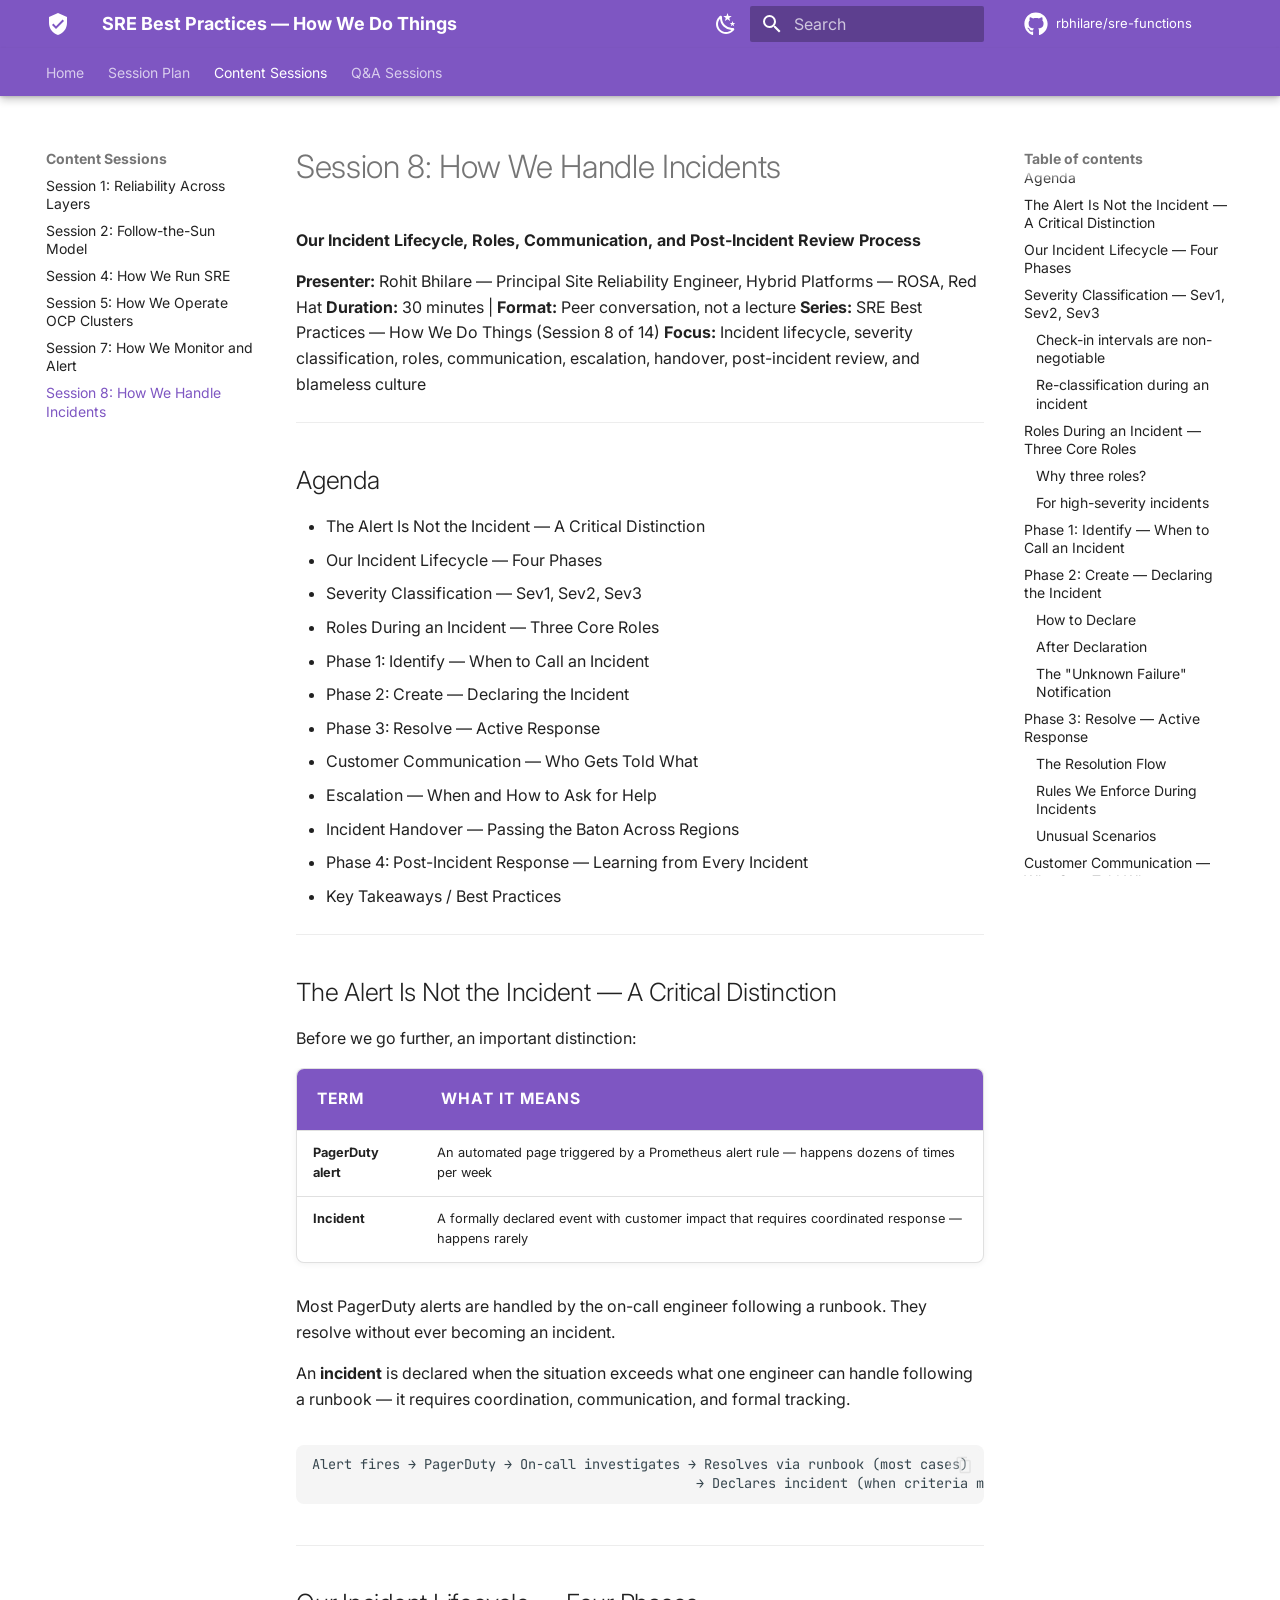
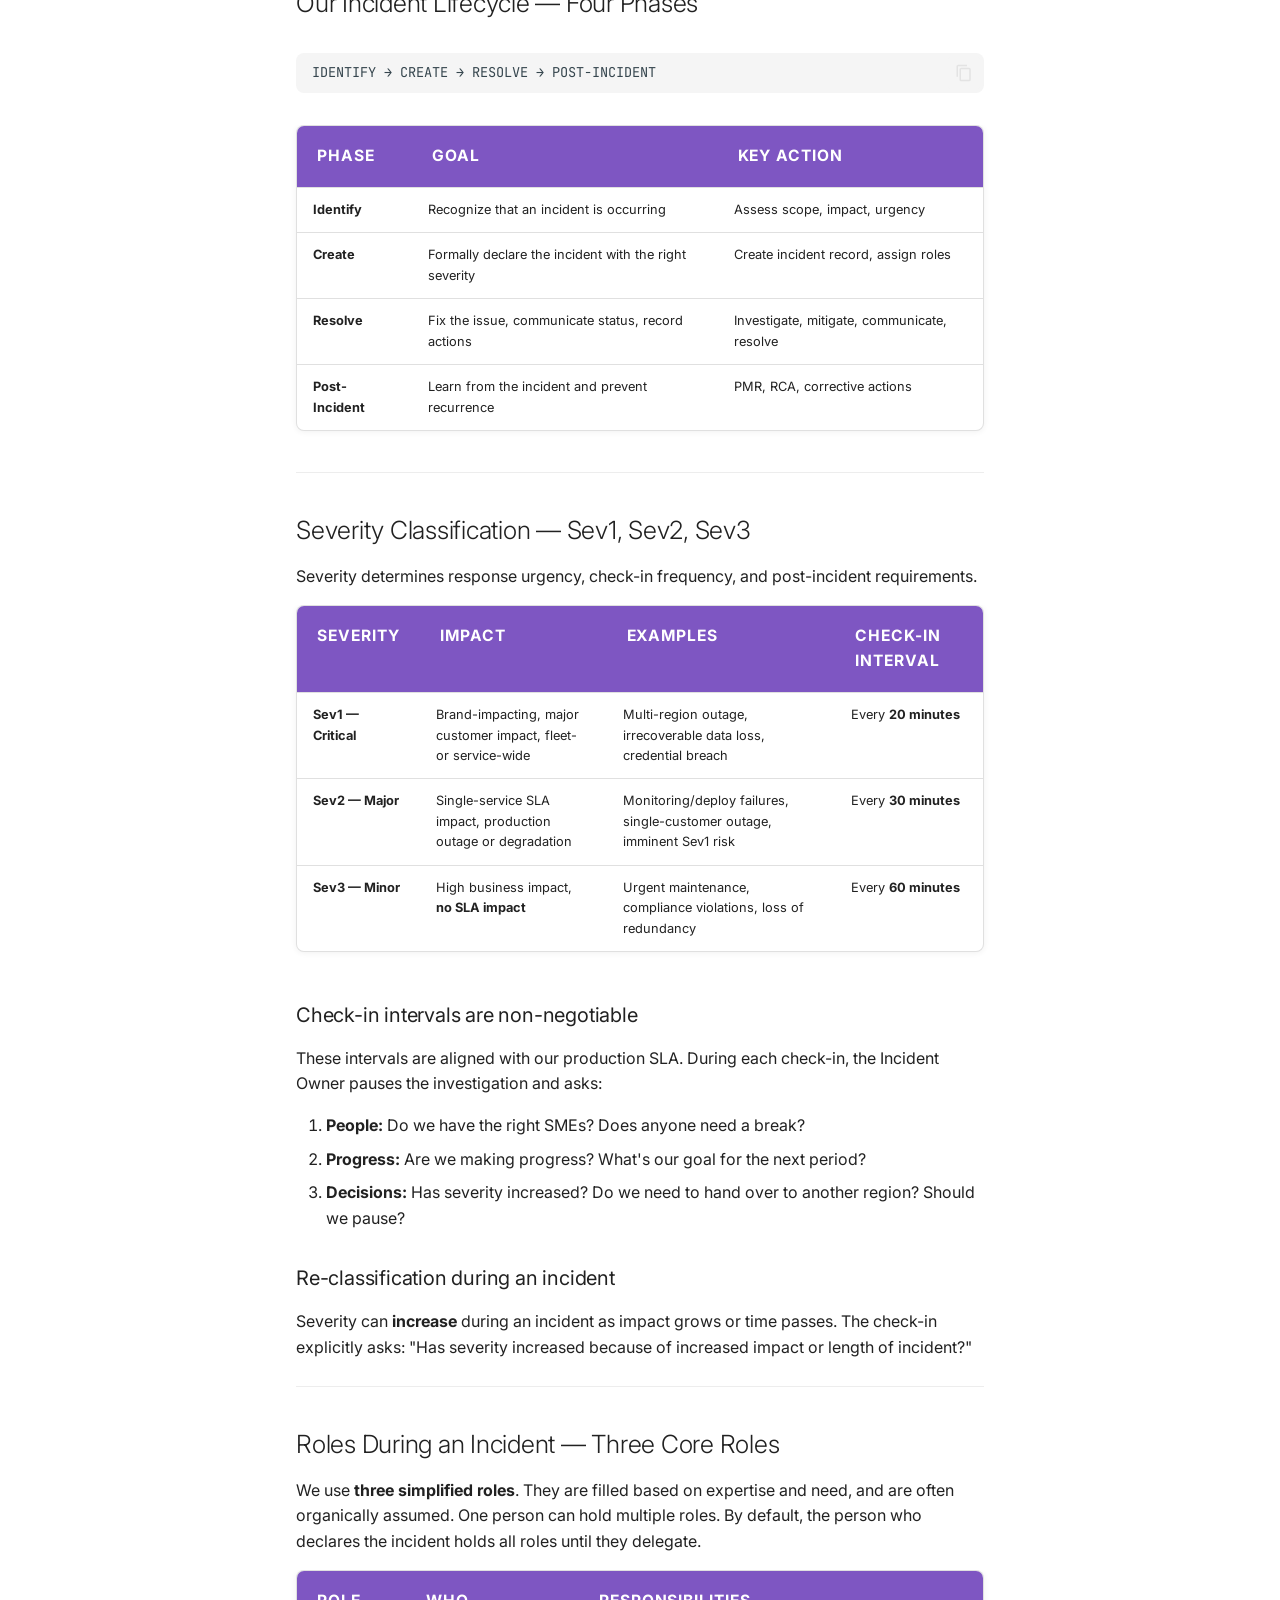
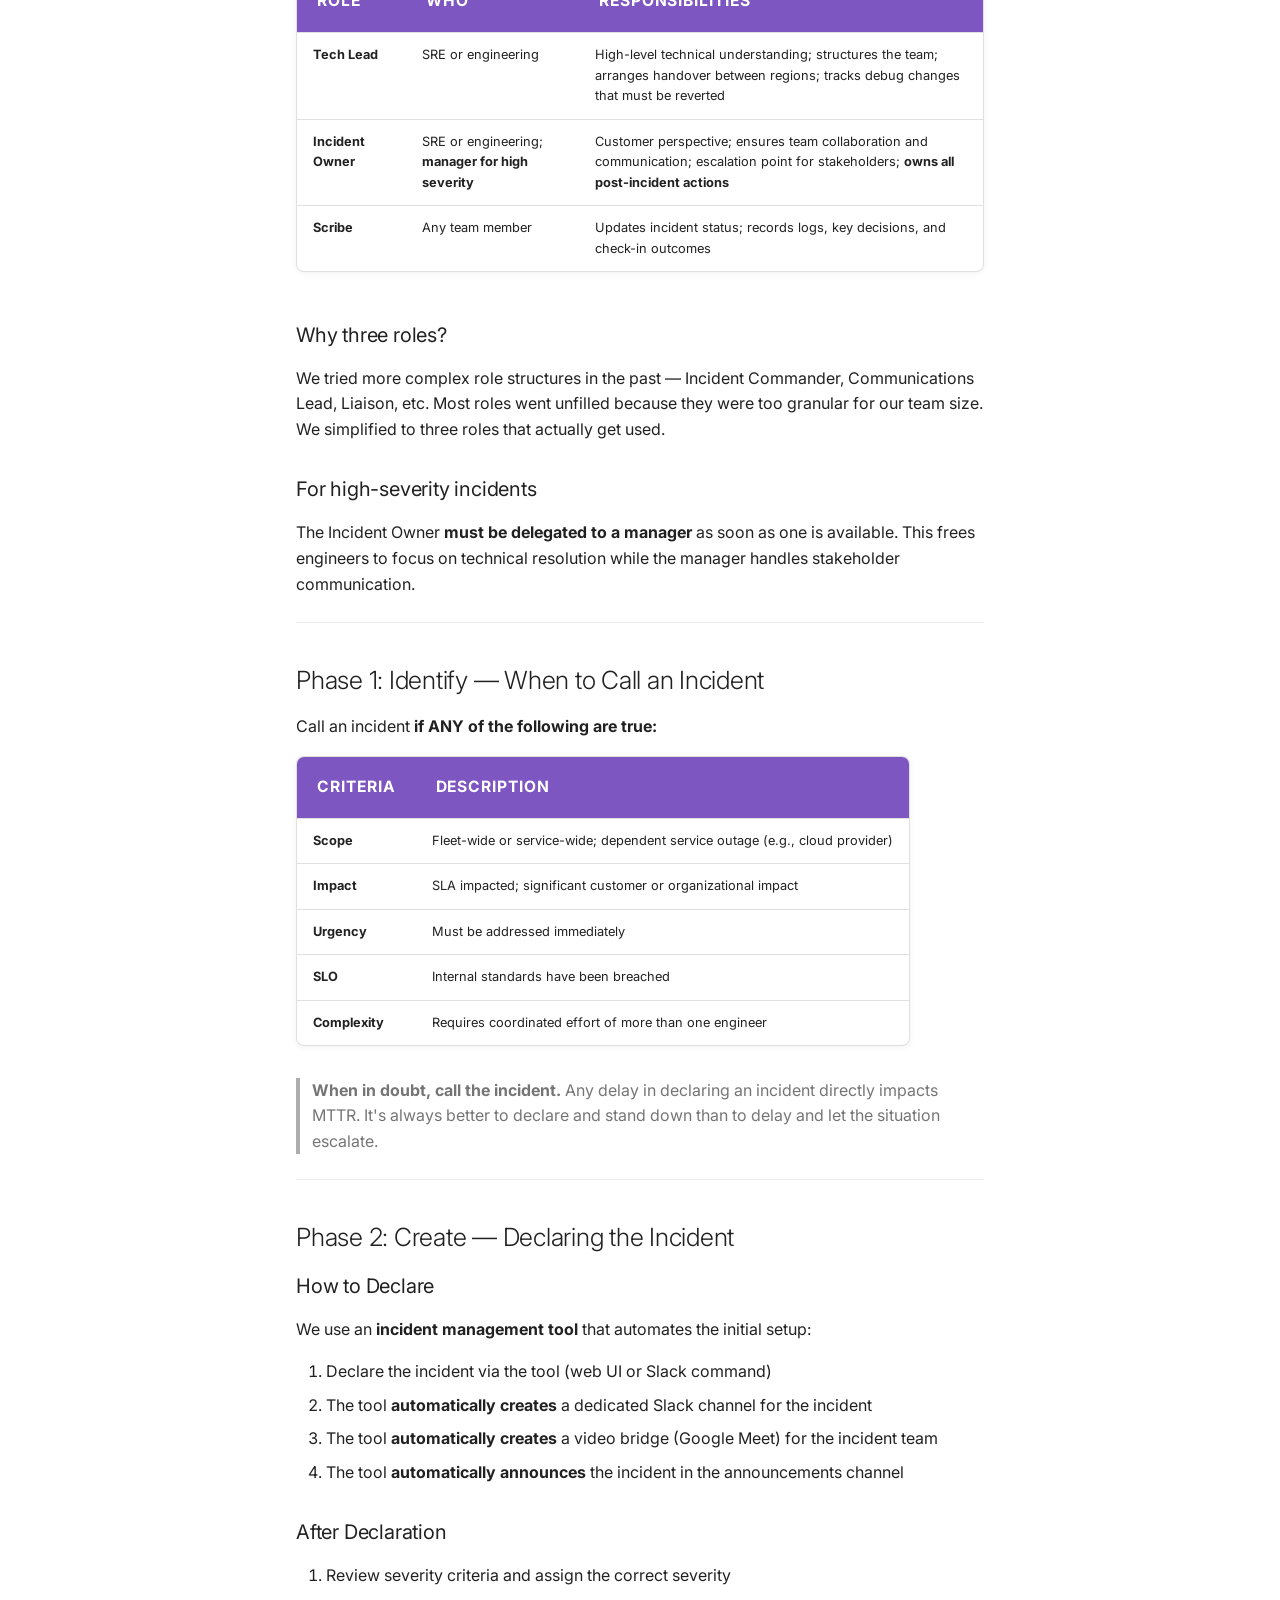
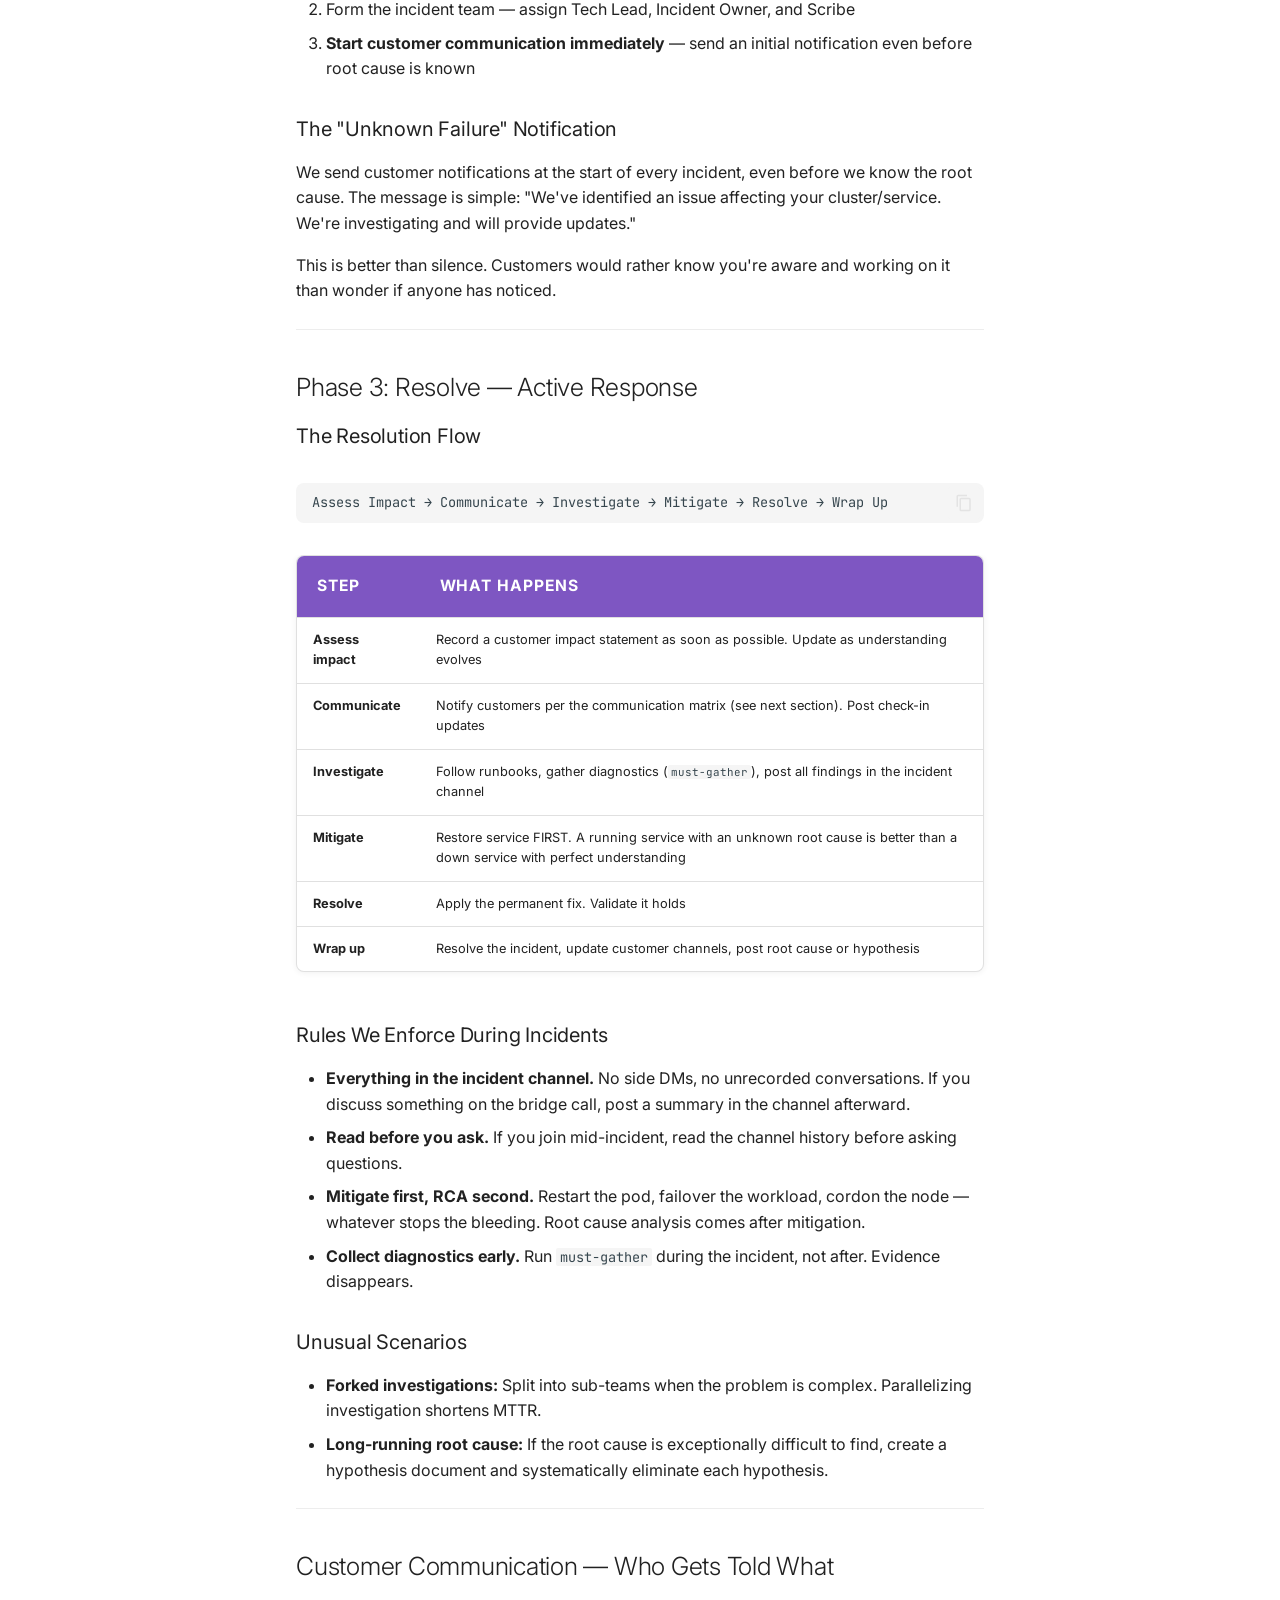
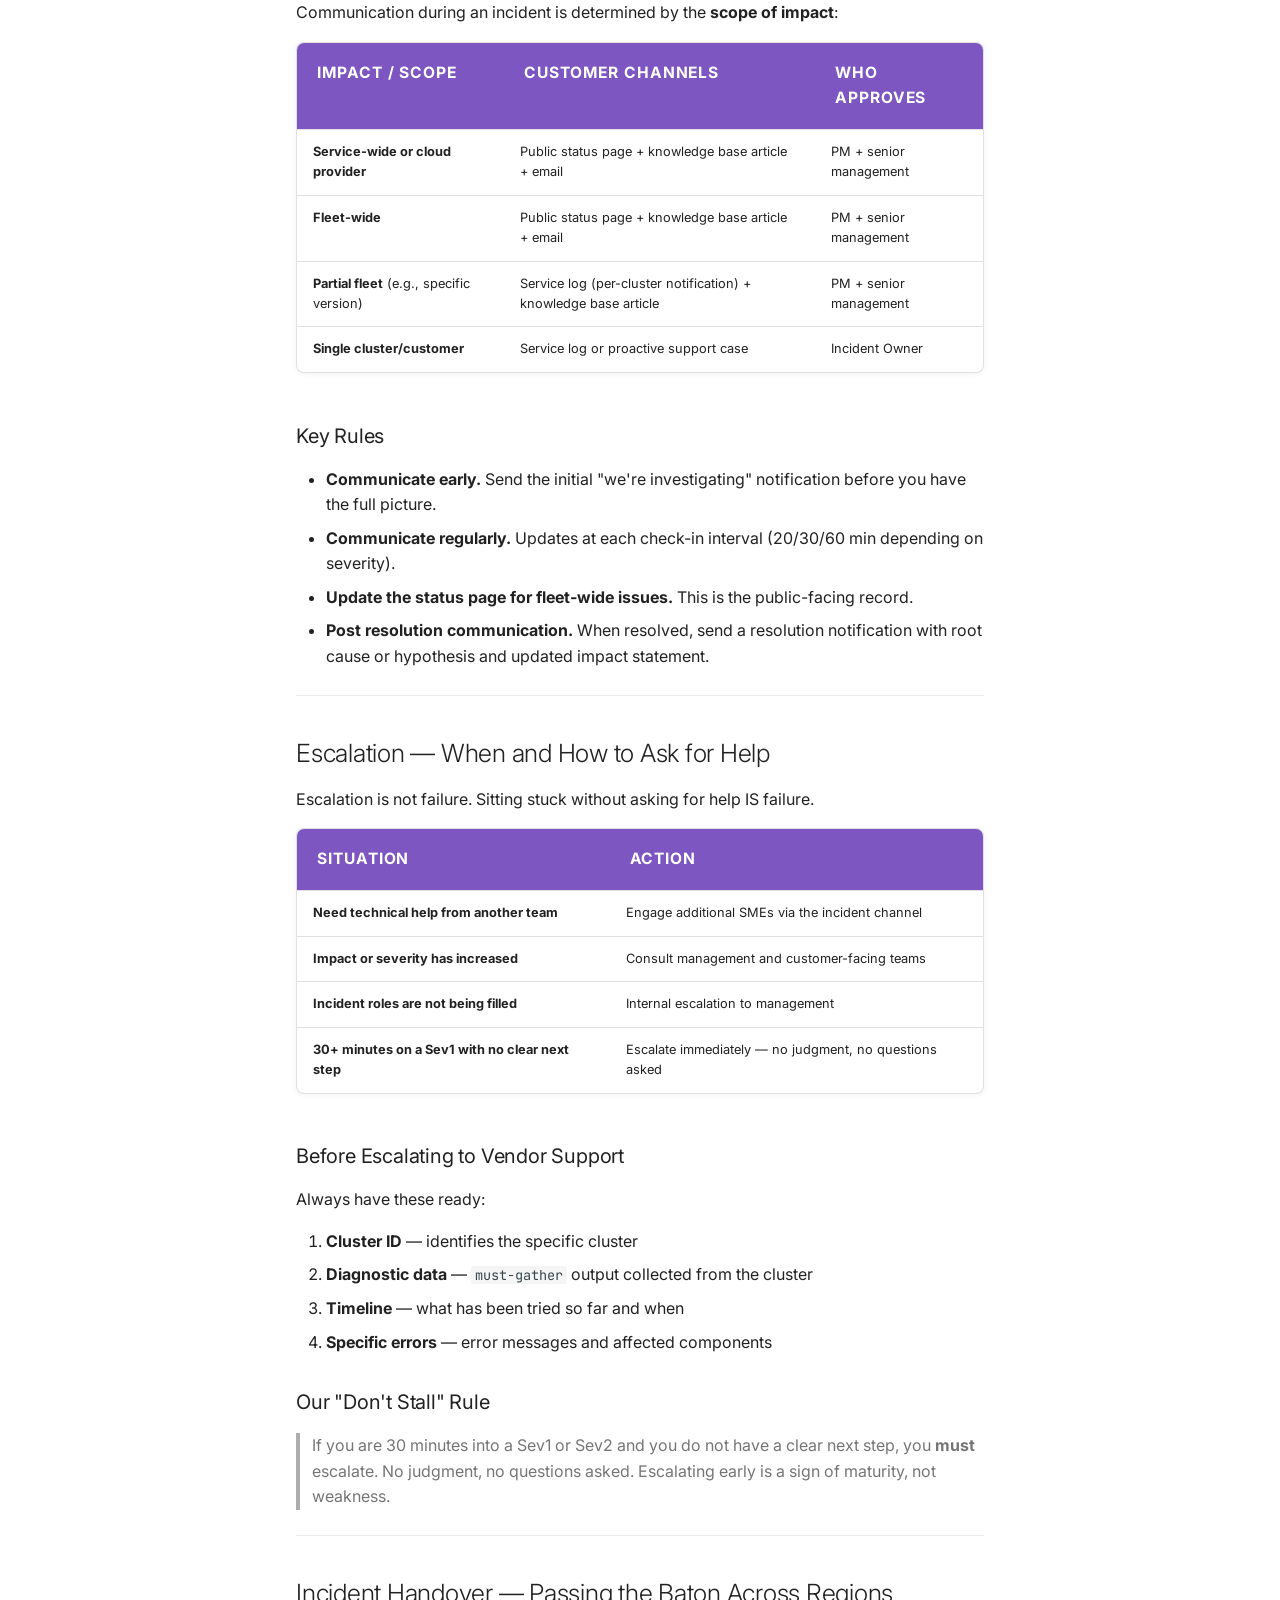
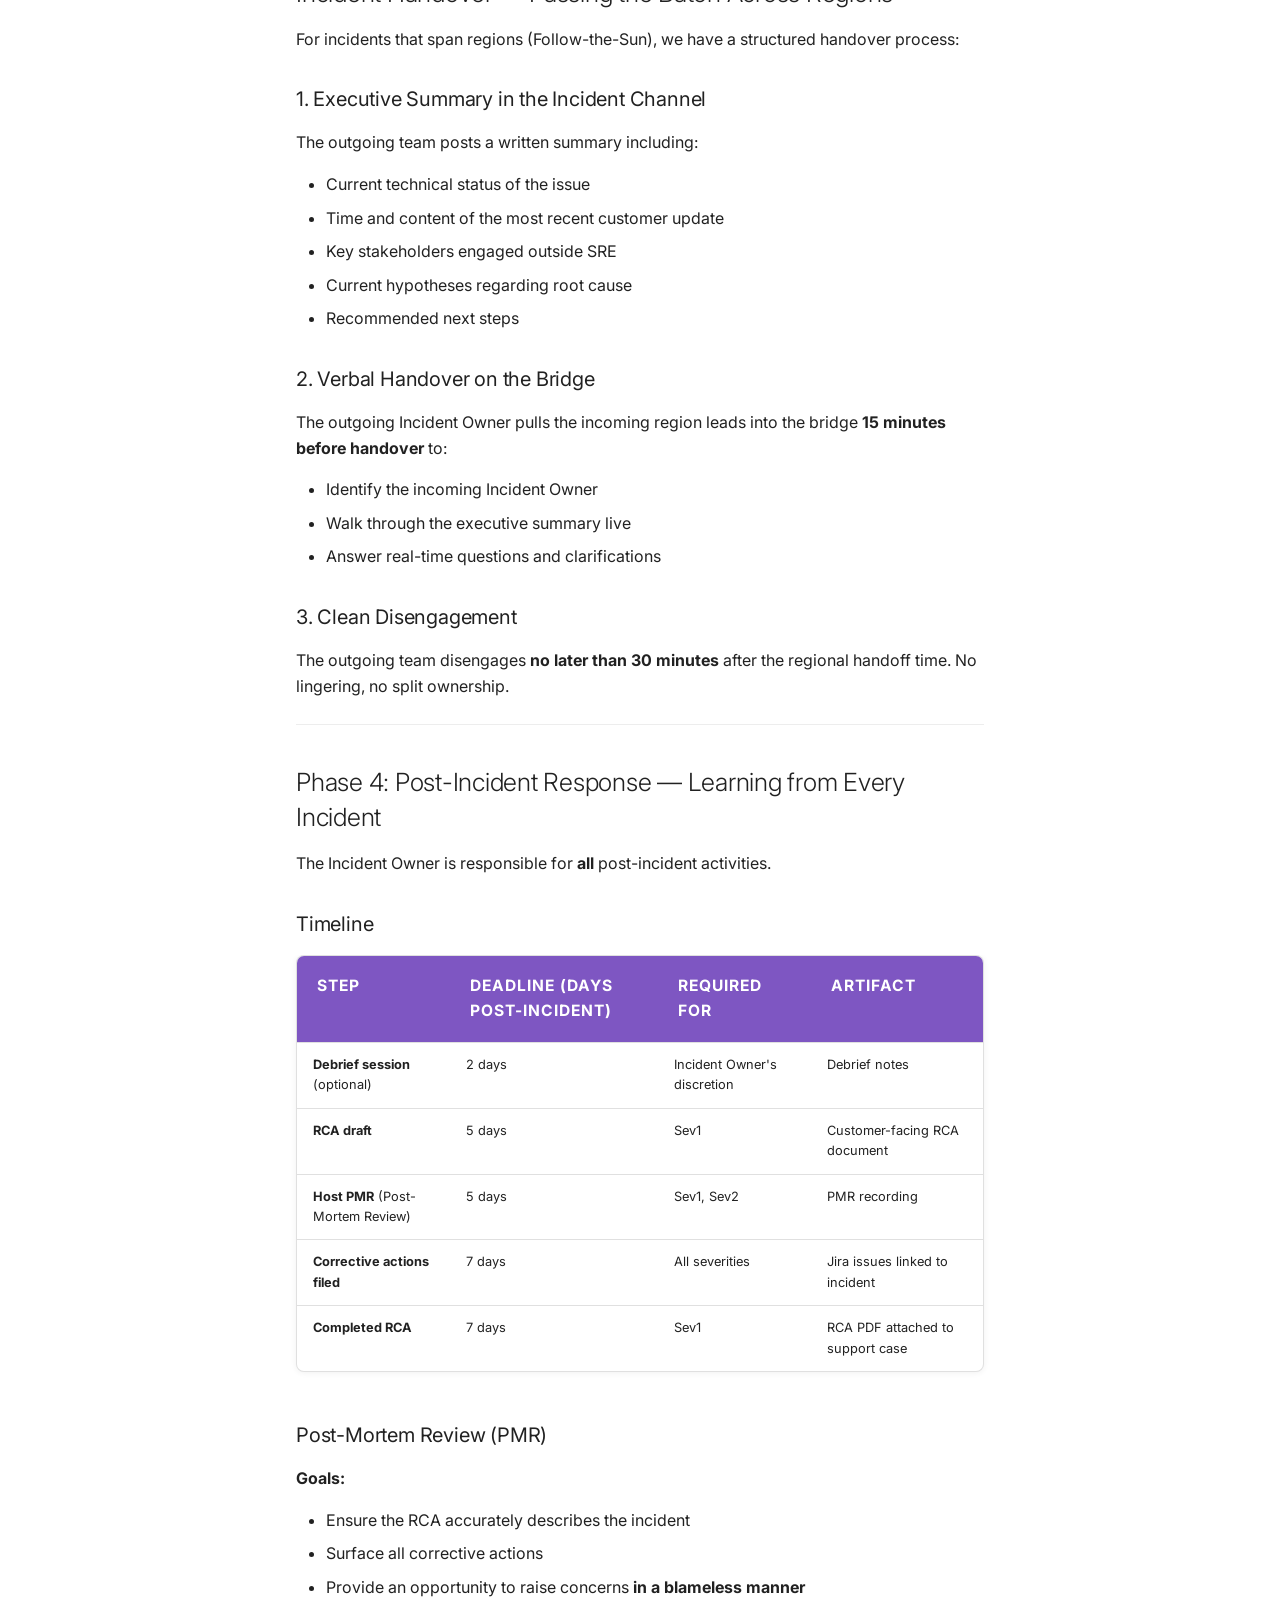
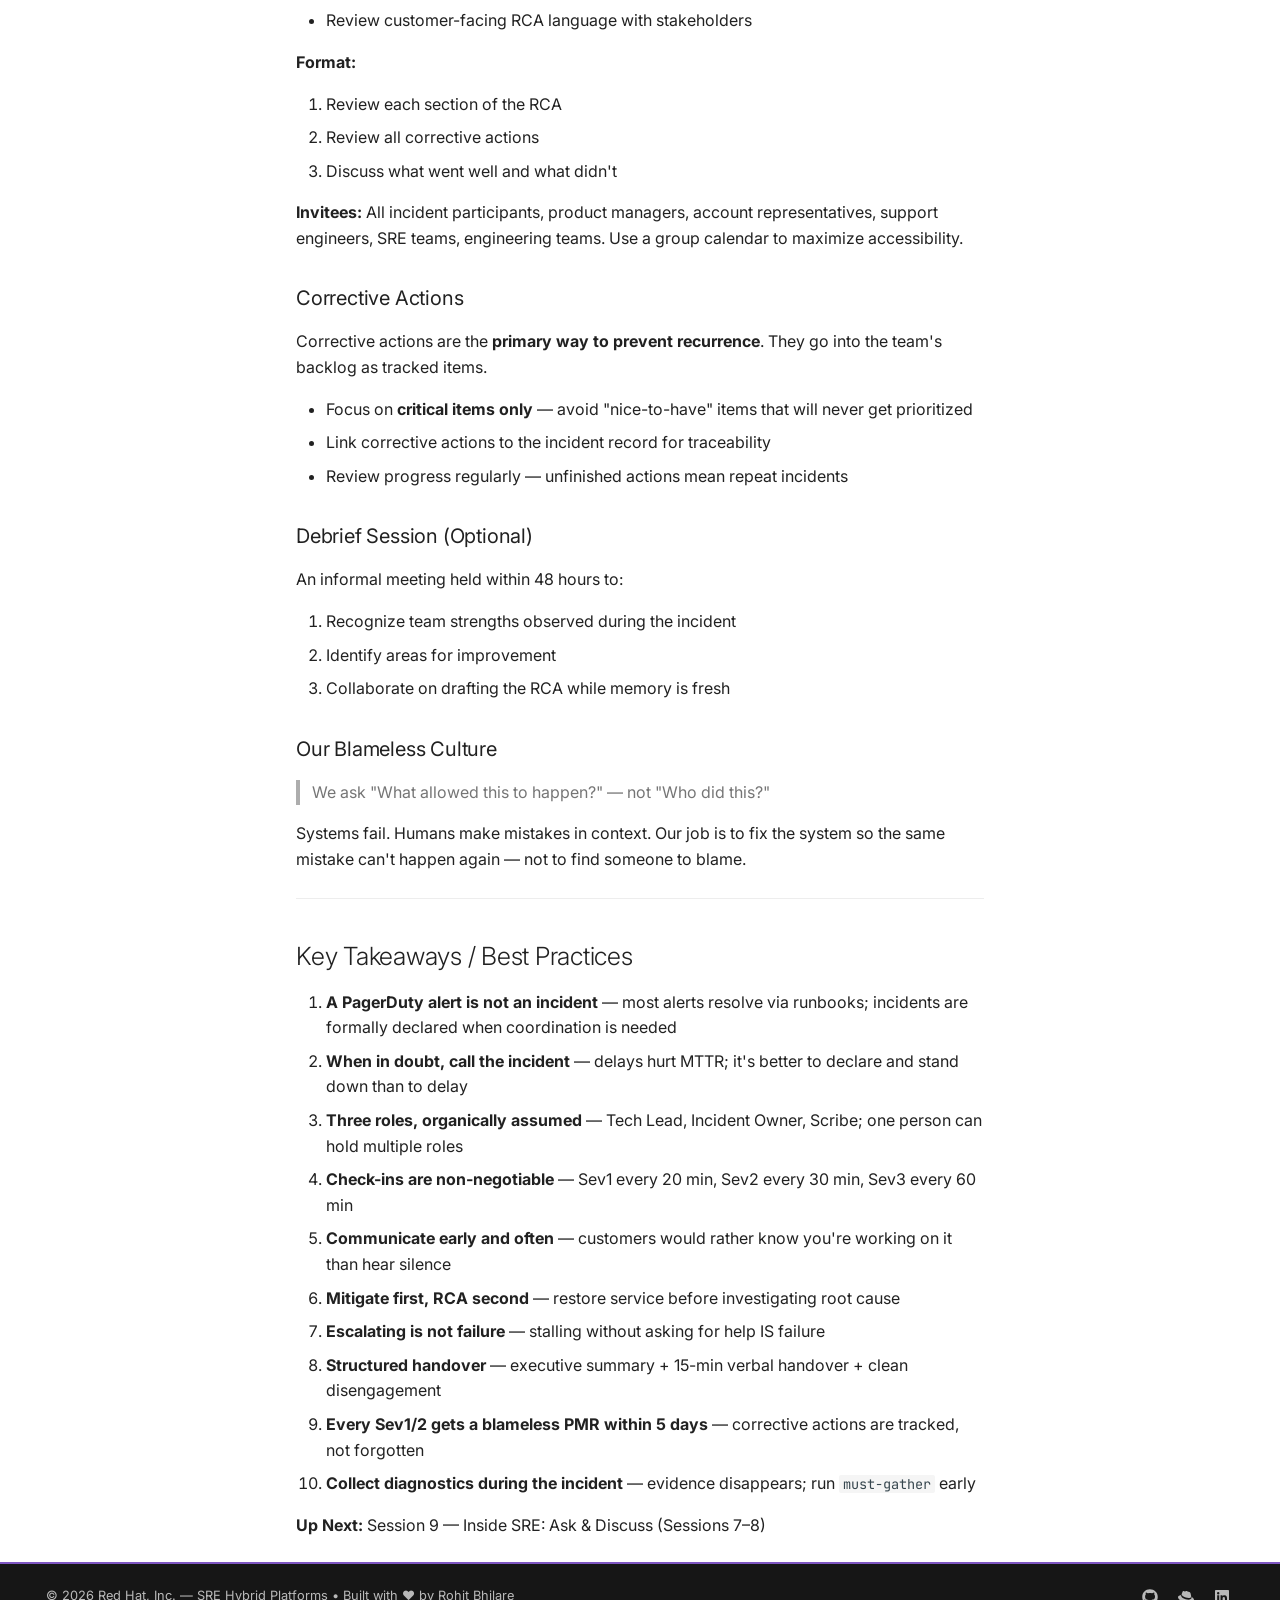
<file: sessions/08-HOW-WE-HANDLE-INCIDENTS/index.html>
<!doctype html>
<html lang="en" class="no-js">
  <head>
    
      <meta charset="utf-8">
      <meta name="viewport" content="width=device-width,initial-scale=1">
      
        <meta name="description" content="SRE knowledge transfer sessions for OpenShift Container Platform">
      
      
        <meta name="author" content="Rohit Bhilare">
      
      
      
        <link rel="prev" href="../07-HOW-WE-MONITOR-AND-ALERT/">
      
      
        <link rel="next" href="../03-INSIDE-SRE-ASK-AND-DISCUSS/">
      
      
        
      
      
      <link rel="icon" href="../../assets/images/favicon.png">
      <meta name="generator" content="mkdocs-1.6.1, mkdocs-material-9.7.7">
    
    
      
        <title>Session 8: How We Handle Incidents - SRE Best Practices — How We Do Things</title>
      
    
    
      <link rel="stylesheet" href="../../assets/stylesheets/main.ec1eaa64.min.css">
      
        
        <link rel="stylesheet" href="../../assets/stylesheets/palette.ab4e12ef.min.css">
      
      


    
    
      
    
    
      
        
        
        <link rel="preconnect" href="https://fonts.gstatic.com" crossorigin>
        <link rel="stylesheet" href="https://fonts.googleapis.com/css?family=Inter:300,300i,400,400i,700,700i%7CJetBrains+Mono:400,400i,700,700i&display=fallback">
        <style>:root{--md-text-font:"Inter";--md-code-font:"JetBrains Mono"}</style>
      
    
    
      <link rel="stylesheet" href="../../stylesheets/extra.css">
    
    <script>__md_scope=new URL("../..",location),__md_hash=e=>[...e].reduce(((e,_)=>(e<<5)-e+_.charCodeAt(0)),0),__md_get=(e,_=localStorage,t=__md_scope)=>JSON.parse(_.getItem(t.pathname+"."+e)),__md_set=(e,_,t=localStorage,a=__md_scope)=>{try{t.setItem(a.pathname+"."+e,JSON.stringify(_))}catch(e){}}</script>
    
      

    
    
  </head>
  
  
    
    
      
    
    
    
    
    <body dir="ltr" data-md-color-scheme="default" data-md-color-primary="deep-purple" data-md-color-accent="amber">
  
    
    <input class="md-toggle" data-md-toggle="drawer" type="checkbox" id="__drawer" autocomplete="off">
    <input class="md-toggle" data-md-toggle="search" type="checkbox" id="__search" autocomplete="off">
    <label class="md-overlay" for="__drawer"></label>
    <div data-md-component="skip">
      
        
        <a href="#session-8-how-we-handle-incidents" class="md-skip">
          Skip to content
        </a>
      
    </div>
    <div data-md-component="announce">
      
    </div>
    
    
      

  

<header class="md-header md-header--shadow md-header--lifted" data-md-component="header">
  <nav class="md-header__inner md-grid" aria-label="Header">
    <a href="../.." title="SRE Best Practices — How We Do Things" class="md-header__button md-logo" aria-label="SRE Best Practices — How We Do Things" data-md-component="logo">
      
  
  <svg xmlns="http://www.w3.org/2000/svg" viewBox="0 0 24 24"><path d="m10 17-4-4 1.41-1.41L10 14.17l6.59-6.59L18 9m-6-8L3 5v6c0 5.55 3.84 10.74 9 12 5.16-1.26 9-6.45 9-12V5z"/></svg>

    </a>
    <label class="md-header__button md-icon" for="__drawer">
      
      <svg xmlns="http://www.w3.org/2000/svg" viewBox="0 0 24 24"><path d="M3 6h18v2H3zm0 5h18v2H3zm0 5h18v2H3z"/></svg>
    </label>
    <div class="md-header__title" data-md-component="header-title">
      <div class="md-header__ellipsis">
        <div class="md-header__topic">
          <span class="md-ellipsis">
            SRE Best Practices — How We Do Things
          </span>
        </div>
        <div class="md-header__topic" data-md-component="header-topic">
          <span class="md-ellipsis">
            
              Session 8: How We Handle Incidents
            
          </span>
        </div>
      </div>
    </div>
    
      
        <form class="md-header__option" data-md-component="palette">
  
    
    
    
    <input class="md-option" data-md-color-media="" data-md-color-scheme="default" data-md-color-primary="deep-purple" data-md-color-accent="amber"  aria-label="Switch to dark mode"  type="radio" name="__palette" id="__palette_0">
    
      <label class="md-header__button md-icon" title="Switch to dark mode" for="__palette_1" hidden>
        <svg xmlns="http://www.w3.org/2000/svg" viewBox="0 0 24 24"><path d="m17.75 4.09-2.53 1.94.91 3.06-2.63-1.81-2.63 1.81.91-3.06-2.53-1.94L12.44 4l1.06-3 1.06 3zm3.5 6.91-1.64 1.25.59 1.98-1.7-1.17-1.7 1.17.59-1.98L15.75 11l2.06-.05L18.5 9l.69 1.95zm-2.28 4.95c.83-.08 1.72 1.1 1.19 1.85-.32.45-.66.87-1.08 1.27C15.17 23 8.84 23 4.94 19.07c-3.91-3.9-3.91-10.24 0-14.14.4-.4.82-.76 1.27-1.08.75-.53 1.93.36 1.85 1.19-.27 2.86.69 5.83 2.89 8.02a9.96 9.96 0 0 0 8.02 2.89m-1.64 2.02a12.08 12.08 0 0 1-7.8-3.47c-2.17-2.19-3.33-5-3.49-7.82-2.81 3.14-2.7 7.96.31 10.98 3.02 3.01 7.84 3.12 10.98.31"/></svg>
      </label>
    
  
    
    
    
    <input class="md-option" data-md-color-media="" data-md-color-scheme="slate" data-md-color-primary="deep-purple" data-md-color-accent="amber"  aria-label="Switch to light mode"  type="radio" name="__palette" id="__palette_1">
    
      <label class="md-header__button md-icon" title="Switch to light mode" for="__palette_0" hidden>
        <svg xmlns="http://www.w3.org/2000/svg" viewBox="0 0 24 24"><path d="M12 7a5 5 0 0 1 5 5 5 5 0 0 1-5 5 5 5 0 0 1-5-5 5 5 0 0 1 5-5m0 2a3 3 0 0 0-3 3 3 3 0 0 0 3 3 3 3 0 0 0 3-3 3 3 0 0 0-3-3m0-7 2.39 3.42C13.65 5.15 12.84 5 12 5s-1.65.15-2.39.42zM3.34 7l4.16-.35A7.2 7.2 0 0 0 5.94 8.5c-.44.74-.69 1.5-.83 2.29zm.02 10 1.76-3.77a7.131 7.131 0 0 0 2.38 4.14zM20.65 7l-1.77 3.79a7.02 7.02 0 0 0-2.38-4.15zm-.01 10-4.14.36c.59-.51 1.12-1.14 1.54-1.86.42-.73.69-1.5.83-2.29zM12 22l-2.41-3.44c.74.27 1.55.44 2.41.44.82 0 1.63-.17 2.37-.44z"/></svg>
      </label>
    
  
</form>
      
    
    
      <script>var palette=__md_get("__palette");if(palette&&palette.color){if("(prefers-color-scheme)"===palette.color.media){var media=matchMedia("(prefers-color-scheme: light)"),input=document.querySelector(media.matches?"[data-md-color-media='(prefers-color-scheme: light)']":"[data-md-color-media='(prefers-color-scheme: dark)']");palette.color.media=input.getAttribute("data-md-color-media"),palette.color.scheme=input.getAttribute("data-md-color-scheme"),palette.color.primary=input.getAttribute("data-md-color-primary"),palette.color.accent=input.getAttribute("data-md-color-accent")}for(var[key,value]of Object.entries(palette.color))document.body.setAttribute("data-md-color-"+key,value)}</script>
    
    
    
      
      
        <label class="md-header__button md-icon" for="__search">
          
          <svg xmlns="http://www.w3.org/2000/svg" viewBox="0 0 24 24"><path d="M9.5 3A6.5 6.5 0 0 1 16 9.5c0 1.61-.59 3.09-1.56 4.23l.27.27h.79l5 5-1.5 1.5-5-5v-.79l-.27-.27A6.52 6.52 0 0 1 9.5 16 6.5 6.5 0 0 1 3 9.5 6.5 6.5 0 0 1 9.5 3m0 2C7 5 5 7 5 9.5S7 14 9.5 14 14 12 14 9.5 12 5 9.5 5"/></svg>
        </label>
        <div class="md-search" data-md-component="search" role="dialog">
  <label class="md-search__overlay" for="__search"></label>
  <div class="md-search__inner" role="search">
    <form class="md-search__form" name="search">
      <input type="text" class="md-search__input" name="query" aria-label="Search" placeholder="Search" autocapitalize="off" autocorrect="off" autocomplete="off" spellcheck="false" data-md-component="search-query" required>
      <label class="md-search__icon md-icon" for="__search">
        
        <svg xmlns="http://www.w3.org/2000/svg" viewBox="0 0 24 24"><path d="M9.5 3A6.5 6.5 0 0 1 16 9.5c0 1.61-.59 3.09-1.56 4.23l.27.27h.79l5 5-1.5 1.5-5-5v-.79l-.27-.27A6.52 6.52 0 0 1 9.5 16 6.5 6.5 0 0 1 3 9.5 6.5 6.5 0 0 1 9.5 3m0 2C7 5 5 7 5 9.5S7 14 9.5 14 14 12 14 9.5 12 5 9.5 5"/></svg>
        
        <svg xmlns="http://www.w3.org/2000/svg" viewBox="0 0 24 24"><path d="M20 11v2H8l5.5 5.5-1.42 1.42L4.16 12l7.92-7.92L13.5 5.5 8 11z"/></svg>
      </label>
      <nav class="md-search__options" aria-label="Search">
        
          <a href="javascript:void(0)" class="md-search__icon md-icon" title="Share" aria-label="Share" data-clipboard data-clipboard-text="" data-md-component="search-share" tabindex="-1">
            
            <svg xmlns="http://www.w3.org/2000/svg" viewBox="0 0 24 24"><path d="M18 16.08c-.76 0-1.44.3-1.96.77L8.91 12.7c.05-.23.09-.46.09-.7s-.04-.47-.09-.7l7.05-4.11c.54.5 1.25.81 2.04.81a3 3 0 0 0 3-3 3 3 0 0 0-3-3 3 3 0 0 0-3 3c0 .24.04.47.09.7L8.04 9.81C7.5 9.31 6.79 9 6 9a3 3 0 0 0-3 3 3 3 0 0 0 3 3c.79 0 1.5-.31 2.04-.81l7.12 4.15c-.05.21-.08.43-.08.66 0 1.61 1.31 2.91 2.92 2.91s2.92-1.3 2.92-2.91A2.92 2.92 0 0 0 18 16.08"/></svg>
          </a>
        
        <button type="reset" class="md-search__icon md-icon" title="Clear" aria-label="Clear" tabindex="-1">
          
          <svg xmlns="http://www.w3.org/2000/svg" viewBox="0 0 24 24"><path d="M19 6.41 17.59 5 12 10.59 6.41 5 5 6.41 10.59 12 5 17.59 6.41 19 12 13.41 17.59 19 19 17.59 13.41 12z"/></svg>
        </button>
      </nav>
      
        <div class="md-search__suggest" data-md-component="search-suggest"></div>
      
    </form>
    <div class="md-search__output">
      <div class="md-search__scrollwrap" tabindex="0" data-md-scrollfix>
        <div class="md-search-result" data-md-component="search-result">
          <div class="md-search-result__meta">
            Initializing search
          </div>
          <ol class="md-search-result__list" role="presentation"></ol>
        </div>
      </div>
    </div>
  </div>
</div>
      
    
    
      <div class="md-header__source">
        <a href="https://github.com/rbhilare/sre-functions" title="Go to repository" class="md-source" data-md-component="source">
  <div class="md-source__icon md-icon">
    
    <svg xmlns="http://www.w3.org/2000/svg" viewBox="0 0 512 512"><!--! Font Awesome Free 7.1.0 by @fontawesome - https://fontawesome.com License - https://fontawesome.com/license/free (Icons: CC BY 4.0, Fonts: SIL OFL 1.1, Code: MIT License) Copyright 2025 Fonticons, Inc.--><path d="M173.9 397.4c0 2-2.3 3.6-5.2 3.6-3.3.3-5.6-1.3-5.6-3.6 0-2 2.3-3.6 5.2-3.6 3-.3 5.6 1.3 5.6 3.6m-31.1-4.5c-.7 2 1.3 4.3 4.3 4.9 2.6 1 5.6 0 6.2-2s-1.3-4.3-4.3-5.2c-2.6-.7-5.5.3-6.2 2.3m44.2-1.7c-2.9.7-4.9 2.6-4.6 4.9.3 2 2.9 3.3 5.9 2.6 2.9-.7 4.9-2.6 4.6-4.6-.3-1.9-3-3.2-5.9-2.9M252.8 8C114.1 8 8 113.3 8 252c0 110.9 69.8 205.8 169.5 239.2 12.8 2.3 17.3-5.6 17.3-12.1 0-6.2-.3-40.4-.3-61.4 0 0-70 15-84.7-29.8 0 0-11.4-29.1-27.8-36.6 0 0-22.9-15.7 1.6-15.4 0 0 24.9 2 38.6 25.8 21.9 38.6 58.6 27.5 72.9 20.9 2.3-16 8.8-27.1 16-33.7-55.9-6.2-112.3-14.3-112.3-110.5 0-27.5 7.6-41.3 23.6-58.9-2.6-6.5-11.1-33.3 2.6-67.9 20.9-6.5 69 27 69 27 20-5.6 41.5-8.5 62.8-8.5s42.8 2.9 62.8 8.5c0 0 48.1-33.6 69-27 13.7 34.7 5.2 61.4 2.6 67.9 16 17.7 25.8 31.5 25.8 58.9 0 96.5-58.9 104.2-114.8 110.5 9.2 7.9 17 22.9 17 46.4 0 33.7-.3 75.4-.3 83.6 0 6.5 4.6 14.4 17.3 12.1C436.2 457.8 504 362.9 504 252 504 113.3 391.5 8 252.8 8M105.2 352.9c-1.3 1-1 3.3.7 5.2 1.6 1.6 3.9 2.3 5.2 1 1.3-1 1-3.3-.7-5.2-1.6-1.6-3.9-2.3-5.2-1m-10.8-8.1c-.7 1.3.3 2.9 2.3 3.9 1.6 1 3.6.7 4.3-.7.7-1.3-.3-2.9-2.3-3.9-2-.6-3.6-.3-4.3.7m32.4 35.6c-1.6 1.3-1 4.3 1.3 6.2 2.3 2.3 5.2 2.6 6.5 1 1.3-1.3.7-4.3-1.3-6.2-2.2-2.3-5.2-2.6-6.5-1m-11.4-14.7c-1.6 1-1.6 3.6 0 5.9s4.3 3.3 5.6 2.3c1.6-1.3 1.6-3.9 0-6.2-1.4-2.3-4-3.3-5.6-2"/></svg>
  </div>
  <div class="md-source__repository">
    rbhilare/sre-functions
  </div>
</a>
      </div>
    
  </nav>
  
    
      
<nav class="md-tabs" aria-label="Tabs" data-md-component="tabs">
  <div class="md-grid">
    <ul class="md-tabs__list">
      
        
  
  
  
  
    <li class="md-tabs__item">
      <a href="../.." class="md-tabs__link">
        
  
  
    
  
  Home

      </a>
    </li>
  

      
        
  
  
  
  
    <li class="md-tabs__item">
      <a href="../00-MASTER-SESSION-PLAN/" class="md-tabs__link">
        
  
  
    
  
  Session Plan

      </a>
    </li>
  

      
        
  
  
  
    
  
  
    
    
      <li class="md-tabs__item md-tabs__item--active">
        <a href="../01-RELIABILITY-ACROSS-LAYERS/" class="md-tabs__link">
          
  
  
    
  
  Content Sessions

        </a>
      </li>
    
  

      
        
  
  
  
  
    
    
      <li class="md-tabs__item">
        <a href="../03-INSIDE-SRE-ASK-AND-DISCUSS/" class="md-tabs__link">
          
  
  
    
  
  Q&A Sessions

        </a>
      </li>
    
  

      
    </ul>
  </div>
</nav>
    
  
</header>
    
    <div class="md-container" data-md-component="container">
      
      
        
      
      <main class="md-main" data-md-component="main">
        <div class="md-main__inner md-grid">
          
            
              
              <div class="md-sidebar md-sidebar--primary" data-md-component="sidebar" data-md-type="navigation" >
                <div class="md-sidebar__scrollwrap">
                  <div class="md-sidebar__inner">
                    


  


<nav class="md-nav md-nav--primary md-nav--lifted" aria-label="Navigation" data-md-level="0">
  <label class="md-nav__title" for="__drawer">
    <a href="../.." title="SRE Best Practices — How We Do Things" class="md-nav__button md-logo" aria-label="SRE Best Practices — How We Do Things" data-md-component="logo">
      
  
  <svg xmlns="http://www.w3.org/2000/svg" viewBox="0 0 24 24"><path d="m10 17-4-4 1.41-1.41L10 14.17l6.59-6.59L18 9m-6-8L3 5v6c0 5.55 3.84 10.74 9 12 5.16-1.26 9-6.45 9-12V5z"/></svg>

    </a>
    SRE Best Practices — How We Do Things
  </label>
  
    <div class="md-nav__source">
      <a href="https://github.com/rbhilare/sre-functions" title="Go to repository" class="md-source" data-md-component="source">
  <div class="md-source__icon md-icon">
    
    <svg xmlns="http://www.w3.org/2000/svg" viewBox="0 0 512 512"><!--! Font Awesome Free 7.1.0 by @fontawesome - https://fontawesome.com License - https://fontawesome.com/license/free (Icons: CC BY 4.0, Fonts: SIL OFL 1.1, Code: MIT License) Copyright 2025 Fonticons, Inc.--><path d="M173.9 397.4c0 2-2.3 3.6-5.2 3.6-3.3.3-5.6-1.3-5.6-3.6 0-2 2.3-3.6 5.2-3.6 3-.3 5.6 1.3 5.6 3.6m-31.1-4.5c-.7 2 1.3 4.3 4.3 4.9 2.6 1 5.6 0 6.2-2s-1.3-4.3-4.3-5.2c-2.6-.7-5.5.3-6.2 2.3m44.2-1.7c-2.9.7-4.9 2.6-4.6 4.9.3 2 2.9 3.3 5.9 2.6 2.9-.7 4.9-2.6 4.6-4.6-.3-1.9-3-3.2-5.9-2.9M252.8 8C114.1 8 8 113.3 8 252c0 110.9 69.8 205.8 169.5 239.2 12.8 2.3 17.3-5.6 17.3-12.1 0-6.2-.3-40.4-.3-61.4 0 0-70 15-84.7-29.8 0 0-11.4-29.1-27.8-36.6 0 0-22.9-15.7 1.6-15.4 0 0 24.9 2 38.6 25.8 21.9 38.6 58.6 27.5 72.9 20.9 2.3-16 8.8-27.1 16-33.7-55.9-6.2-112.3-14.3-112.3-110.5 0-27.5 7.6-41.3 23.6-58.9-2.6-6.5-11.1-33.3 2.6-67.9 20.9-6.5 69 27 69 27 20-5.6 41.5-8.5 62.8-8.5s42.8 2.9 62.8 8.5c0 0 48.1-33.6 69-27 13.7 34.7 5.2 61.4 2.6 67.9 16 17.7 25.8 31.5 25.8 58.9 0 96.5-58.9 104.2-114.8 110.5 9.2 7.9 17 22.9 17 46.4 0 33.7-.3 75.4-.3 83.6 0 6.5 4.6 14.4 17.3 12.1C436.2 457.8 504 362.9 504 252 504 113.3 391.5 8 252.8 8M105.2 352.9c-1.3 1-1 3.3.7 5.2 1.6 1.6 3.9 2.3 5.2 1 1.3-1 1-3.3-.7-5.2-1.6-1.6-3.9-2.3-5.2-1m-10.8-8.1c-.7 1.3.3 2.9 2.3 3.9 1.6 1 3.6.7 4.3-.7.7-1.3-.3-2.9-2.3-3.9-2-.6-3.6-.3-4.3.7m32.4 35.6c-1.6 1.3-1 4.3 1.3 6.2 2.3 2.3 5.2 2.6 6.5 1 1.3-1.3.7-4.3-1.3-6.2-2.2-2.3-5.2-2.6-6.5-1m-11.4-14.7c-1.6 1-1.6 3.6 0 5.9s4.3 3.3 5.6 2.3c1.6-1.3 1.6-3.9 0-6.2-1.4-2.3-4-3.3-5.6-2"/></svg>
  </div>
  <div class="md-source__repository">
    rbhilare/sre-functions
  </div>
</a>
    </div>
  
  <ul class="md-nav__list" data-md-scrollfix>
    
      
      
  
  
  
  
    <li class="md-nav__item">
      <a href="../.." class="md-nav__link">
        
  
  
  <span class="md-ellipsis">
    
  
    Home
  

    
  </span>
  
  

      </a>
    </li>
  

    
      
      
  
  
  
  
    <li class="md-nav__item">
      <a href="../00-MASTER-SESSION-PLAN/" class="md-nav__link">
        
  
  
  <span class="md-ellipsis">
    
  
    Session Plan
  

    
  </span>
  
  

      </a>
    </li>
  

    
      
      
  
  
    
  
  
  
    
    
      
        
      
        
      
        
      
        
      
        
      
        
      
    
    
    
      
        
        
      
      
        
      
    
    
    <li class="md-nav__item md-nav__item--active md-nav__item--section md-nav__item--nested">
      
        
        
        <input class="md-nav__toggle md-toggle " type="checkbox" id="__nav_3" checked>
        
          
          <label class="md-nav__link" for="__nav_3" id="__nav_3_label" tabindex="">
            
  
  
  <span class="md-ellipsis">
    
  
    Content Sessions
  

    
  </span>
  
  

            <span class="md-nav__icon md-icon"></span>
          </label>
        
        <nav class="md-nav" data-md-level="1" aria-labelledby="__nav_3_label" aria-expanded="true">
          <label class="md-nav__title" for="__nav_3">
            <span class="md-nav__icon md-icon"></span>
            
  
    Content Sessions
  

          </label>
          <ul class="md-nav__list" data-md-scrollfix>
            
              
                
  
  
  
  
    <li class="md-nav__item">
      <a href="../01-RELIABILITY-ACROSS-LAYERS/" class="md-nav__link">
        
  
  
  <span class="md-ellipsis">
    
  
    Session 1: Reliability Across Layers
  

    
  </span>
  
  

      </a>
    </li>
  

              
            
              
                
  
  
  
  
    <li class="md-nav__item">
      <a href="../02-FOLLOW-THE-SUN-MODEL/" class="md-nav__link">
        
  
  
  <span class="md-ellipsis">
    
  
    Session 2: Follow-the-Sun Model
  

    
  </span>
  
  

      </a>
    </li>
  

              
            
              
                
  
  
  
  
    <li class="md-nav__item">
      <a href="../04-HOW-WE-RUN-SRE/" class="md-nav__link">
        
  
  
  <span class="md-ellipsis">
    
  
    Session 4: How We Run SRE
  

    
  </span>
  
  

      </a>
    </li>
  

              
            
              
                
  
  
  
  
    <li class="md-nav__item">
      <a href="../05-HOW-WE-OPERATE-OCP-CLUSTERS/" class="md-nav__link">
        
  
  
  <span class="md-ellipsis">
    
  
    Session 5: How We Operate OCP Clusters
  

    
  </span>
  
  

      </a>
    </li>
  

              
            
              
                
  
  
  
  
    <li class="md-nav__item">
      <a href="../07-HOW-WE-MONITOR-AND-ALERT/" class="md-nav__link">
        
  
  
  <span class="md-ellipsis">
    
  
    Session 7: How We Monitor and Alert
  

    
  </span>
  
  

      </a>
    </li>
  

              
            
              
                
  
  
    
  
  
  
    <li class="md-nav__item md-nav__item--active">
      
      <input class="md-nav__toggle md-toggle" type="checkbox" id="__toc">
      
      
        
      
      
        <label class="md-nav__link md-nav__link--active" for="__toc">
          
  
  
  <span class="md-ellipsis">
    
  
    Session 8: How We Handle Incidents
  

    
  </span>
  
  

          <span class="md-nav__icon md-icon"></span>
        </label>
      
      <a href="./" class="md-nav__link md-nav__link--active">
        
  
  
  <span class="md-ellipsis">
    
  
    Session 8: How We Handle Incidents
  

    
  </span>
  
  

      </a>
      
        

<nav class="md-nav md-nav--secondary" aria-label="Table of contents">
  
  
  
    
  
  
    <label class="md-nav__title" for="__toc">
      <span class="md-nav__icon md-icon"></span>
      Table of contents
    </label>
    <ul class="md-nav__list" data-md-component="toc" data-md-scrollfix>
      
        <li class="md-nav__item">
  <a href="#agenda" class="md-nav__link">
    <span class="md-ellipsis">
      
        Agenda
      
    </span>
  </a>
  
</li>
      
        <li class="md-nav__item">
  <a href="#the-alert-is-not-the-incident-a-critical-distinction" class="md-nav__link">
    <span class="md-ellipsis">
      
        The Alert Is Not the Incident — A Critical Distinction
      
    </span>
  </a>
  
</li>
      
        <li class="md-nav__item">
  <a href="#our-incident-lifecycle-four-phases" class="md-nav__link">
    <span class="md-ellipsis">
      
        Our Incident Lifecycle — Four Phases
      
    </span>
  </a>
  
</li>
      
        <li class="md-nav__item">
  <a href="#severity-classification-sev1-sev2-sev3" class="md-nav__link">
    <span class="md-ellipsis">
      
        Severity Classification — Sev1, Sev2, Sev3
      
    </span>
  </a>
  
    <nav class="md-nav" aria-label="Severity Classification — Sev1, Sev2, Sev3">
      <ul class="md-nav__list">
        
          <li class="md-nav__item">
  <a href="#check-in-intervals-are-non-negotiable" class="md-nav__link">
    <span class="md-ellipsis">
      
        Check-in intervals are non-negotiable
      
    </span>
  </a>
  
</li>
        
          <li class="md-nav__item">
  <a href="#re-classification-during-an-incident" class="md-nav__link">
    <span class="md-ellipsis">
      
        Re-classification during an incident
      
    </span>
  </a>
  
</li>
        
      </ul>
    </nav>
  
</li>
      
        <li class="md-nav__item">
  <a href="#roles-during-an-incident-three-core-roles" class="md-nav__link">
    <span class="md-ellipsis">
      
        Roles During an Incident — Three Core Roles
      
    </span>
  </a>
  
    <nav class="md-nav" aria-label="Roles During an Incident — Three Core Roles">
      <ul class="md-nav__list">
        
          <li class="md-nav__item">
  <a href="#why-three-roles" class="md-nav__link">
    <span class="md-ellipsis">
      
        Why three roles?
      
    </span>
  </a>
  
</li>
        
          <li class="md-nav__item">
  <a href="#for-high-severity-incidents" class="md-nav__link">
    <span class="md-ellipsis">
      
        For high-severity incidents
      
    </span>
  </a>
  
</li>
        
      </ul>
    </nav>
  
</li>
      
        <li class="md-nav__item">
  <a href="#phase-1-identify-when-to-call-an-incident" class="md-nav__link">
    <span class="md-ellipsis">
      
        Phase 1: Identify — When to Call an Incident
      
    </span>
  </a>
  
</li>
      
        <li class="md-nav__item">
  <a href="#phase-2-create-declaring-the-incident" class="md-nav__link">
    <span class="md-ellipsis">
      
        Phase 2: Create — Declaring the Incident
      
    </span>
  </a>
  
    <nav class="md-nav" aria-label="Phase 2: Create — Declaring the Incident">
      <ul class="md-nav__list">
        
          <li class="md-nav__item">
  <a href="#how-to-declare" class="md-nav__link">
    <span class="md-ellipsis">
      
        How to Declare
      
    </span>
  </a>
  
</li>
        
          <li class="md-nav__item">
  <a href="#after-declaration" class="md-nav__link">
    <span class="md-ellipsis">
      
        After Declaration
      
    </span>
  </a>
  
</li>
        
          <li class="md-nav__item">
  <a href="#the-unknown-failure-notification" class="md-nav__link">
    <span class="md-ellipsis">
      
        The "Unknown Failure" Notification
      
    </span>
  </a>
  
</li>
        
      </ul>
    </nav>
  
</li>
      
        <li class="md-nav__item">
  <a href="#phase-3-resolve-active-response" class="md-nav__link">
    <span class="md-ellipsis">
      
        Phase 3: Resolve — Active Response
      
    </span>
  </a>
  
    <nav class="md-nav" aria-label="Phase 3: Resolve — Active Response">
      <ul class="md-nav__list">
        
          <li class="md-nav__item">
  <a href="#the-resolution-flow" class="md-nav__link">
    <span class="md-ellipsis">
      
        The Resolution Flow
      
    </span>
  </a>
  
</li>
        
          <li class="md-nav__item">
  <a href="#rules-we-enforce-during-incidents" class="md-nav__link">
    <span class="md-ellipsis">
      
        Rules We Enforce During Incidents
      
    </span>
  </a>
  
</li>
        
          <li class="md-nav__item">
  <a href="#unusual-scenarios" class="md-nav__link">
    <span class="md-ellipsis">
      
        Unusual Scenarios
      
    </span>
  </a>
  
</li>
        
      </ul>
    </nav>
  
</li>
      
        <li class="md-nav__item">
  <a href="#customer-communication-who-gets-told-what" class="md-nav__link">
    <span class="md-ellipsis">
      
        Customer Communication — Who Gets Told What
      
    </span>
  </a>
  
    <nav class="md-nav" aria-label="Customer Communication — Who Gets Told What">
      <ul class="md-nav__list">
        
          <li class="md-nav__item">
  <a href="#key-rules" class="md-nav__link">
    <span class="md-ellipsis">
      
        Key Rules
      
    </span>
  </a>
  
</li>
        
      </ul>
    </nav>
  
</li>
      
        <li class="md-nav__item">
  <a href="#escalation-when-and-how-to-ask-for-help" class="md-nav__link">
    <span class="md-ellipsis">
      
        Escalation — When and How to Ask for Help
      
    </span>
  </a>
  
    <nav class="md-nav" aria-label="Escalation — When and How to Ask for Help">
      <ul class="md-nav__list">
        
          <li class="md-nav__item">
  <a href="#before-escalating-to-vendor-support" class="md-nav__link">
    <span class="md-ellipsis">
      
        Before Escalating to Vendor Support
      
    </span>
  </a>
  
</li>
        
          <li class="md-nav__item">
  <a href="#our-dont-stall-rule" class="md-nav__link">
    <span class="md-ellipsis">
      
        Our "Don't Stall" Rule
      
    </span>
  </a>
  
</li>
        
      </ul>
    </nav>
  
</li>
      
        <li class="md-nav__item">
  <a href="#incident-handover-passing-the-baton-across-regions" class="md-nav__link">
    <span class="md-ellipsis">
      
        Incident Handover — Passing the Baton Across Regions
      
    </span>
  </a>
  
    <nav class="md-nav" aria-label="Incident Handover — Passing the Baton Across Regions">
      <ul class="md-nav__list">
        
          <li class="md-nav__item">
  <a href="#1-executive-summary-in-the-incident-channel" class="md-nav__link">
    <span class="md-ellipsis">
      
        1. Executive Summary in the Incident Channel
      
    </span>
  </a>
  
</li>
        
          <li class="md-nav__item">
  <a href="#2-verbal-handover-on-the-bridge" class="md-nav__link">
    <span class="md-ellipsis">
      
        2. Verbal Handover on the Bridge
      
    </span>
  </a>
  
</li>
        
          <li class="md-nav__item">
  <a href="#3-clean-disengagement" class="md-nav__link">
    <span class="md-ellipsis">
      
        3. Clean Disengagement
      
    </span>
  </a>
  
</li>
        
      </ul>
    </nav>
  
</li>
      
        <li class="md-nav__item">
  <a href="#phase-4-post-incident-response-learning-from-every-incident" class="md-nav__link">
    <span class="md-ellipsis">
      
        Phase 4: Post-Incident Response — Learning from Every Incident
      
    </span>
  </a>
  
    <nav class="md-nav" aria-label="Phase 4: Post-Incident Response — Learning from Every Incident">
      <ul class="md-nav__list">
        
          <li class="md-nav__item">
  <a href="#timeline" class="md-nav__link">
    <span class="md-ellipsis">
      
        Timeline
      
    </span>
  </a>
  
</li>
        
          <li class="md-nav__item">
  <a href="#post-mortem-review-pmr" class="md-nav__link">
    <span class="md-ellipsis">
      
        Post-Mortem Review (PMR)
      
    </span>
  </a>
  
</li>
        
          <li class="md-nav__item">
  <a href="#corrective-actions" class="md-nav__link">
    <span class="md-ellipsis">
      
        Corrective Actions
      
    </span>
  </a>
  
</li>
        
          <li class="md-nav__item">
  <a href="#debrief-session-optional" class="md-nav__link">
    <span class="md-ellipsis">
      
        Debrief Session (Optional)
      
    </span>
  </a>
  
</li>
        
          <li class="md-nav__item">
  <a href="#our-blameless-culture" class="md-nav__link">
    <span class="md-ellipsis">
      
        Our Blameless Culture
      
    </span>
  </a>
  
</li>
        
      </ul>
    </nav>
  
</li>
      
        <li class="md-nav__item">
  <a href="#key-takeaways-best-practices" class="md-nav__link">
    <span class="md-ellipsis">
      
        Key Takeaways / Best Practices
      
    </span>
  </a>
  
</li>
      
    </ul>
  
</nav>
      
    </li>
  

              
            
          </ul>
        </nav>
      
    </li>
  

    
      
      
  
  
  
  
    
    
      
        
      
        
      
        
      
    
    
    
      
      
        
      
    
    
    <li class="md-nav__item md-nav__item--nested">
      
        
        
          
        
        <input class="md-nav__toggle md-toggle md-toggle--indeterminate" type="checkbox" id="__nav_4" >
        
          
          <label class="md-nav__link" for="__nav_4" id="__nav_4_label" tabindex="0">
            
  
  
  <span class="md-ellipsis">
    
  
    Q&A Sessions
  

    
  </span>
  
  

            <span class="md-nav__icon md-icon"></span>
          </label>
        
        <nav class="md-nav" data-md-level="1" aria-labelledby="__nav_4_label" aria-expanded="false">
          <label class="md-nav__title" for="__nav_4">
            <span class="md-nav__icon md-icon"></span>
            
  
    Q&A Sessions
  

          </label>
          <ul class="md-nav__list" data-md-scrollfix>
            
              
                
  
  
  
  
    <li class="md-nav__item">
      <a href="../03-INSIDE-SRE-ASK-AND-DISCUSS/" class="md-nav__link">
        
  
  
  <span class="md-ellipsis">
    
  
    Session 3: Ask & Discuss (Sessions 1–2)
  

    
  </span>
  
  

      </a>
    </li>
  

              
            
              
                
  
  
  
  
    <li class="md-nav__item">
      <a href="../06-INSIDE-SRE-ASK-AND-DISCUSS/" class="md-nav__link">
        
  
  
  <span class="md-ellipsis">
    
  
    Session 6: Ask & Discuss (Sessions 4–5)
  

    
  </span>
  
  

      </a>
    </li>
  

              
            
              
                
  
  
  
  
    <li class="md-nav__item">
      <a href="../09-INSIDE-SRE-ASK-AND-DISCUSS/" class="md-nav__link">
        
  
  
  <span class="md-ellipsis">
    
  
    Session 9: Ask & Discuss (Sessions 7–8)
  

    
  </span>
  
  

      </a>
    </li>
  

              
            
          </ul>
        </nav>
      
    </li>
  

    
  </ul>
</nav>
                  </div>
                </div>
              </div>
            
            
              
              <div class="md-sidebar md-sidebar--secondary" data-md-component="sidebar" data-md-type="toc" >
                <div class="md-sidebar__scrollwrap">
                  <div class="md-sidebar__inner">
                    

<nav class="md-nav md-nav--secondary" aria-label="Table of contents">
  
  
  
    
  
  
    <label class="md-nav__title" for="__toc">
      <span class="md-nav__icon md-icon"></span>
      Table of contents
    </label>
    <ul class="md-nav__list" data-md-component="toc" data-md-scrollfix>
      
        <li class="md-nav__item">
  <a href="#agenda" class="md-nav__link">
    <span class="md-ellipsis">
      
        Agenda
      
    </span>
  </a>
  
</li>
      
        <li class="md-nav__item">
  <a href="#the-alert-is-not-the-incident-a-critical-distinction" class="md-nav__link">
    <span class="md-ellipsis">
      
        The Alert Is Not the Incident — A Critical Distinction
      
    </span>
  </a>
  
</li>
      
        <li class="md-nav__item">
  <a href="#our-incident-lifecycle-four-phases" class="md-nav__link">
    <span class="md-ellipsis">
      
        Our Incident Lifecycle — Four Phases
      
    </span>
  </a>
  
</li>
      
        <li class="md-nav__item">
  <a href="#severity-classification-sev1-sev2-sev3" class="md-nav__link">
    <span class="md-ellipsis">
      
        Severity Classification — Sev1, Sev2, Sev3
      
    </span>
  </a>
  
    <nav class="md-nav" aria-label="Severity Classification — Sev1, Sev2, Sev3">
      <ul class="md-nav__list">
        
          <li class="md-nav__item">
  <a href="#check-in-intervals-are-non-negotiable" class="md-nav__link">
    <span class="md-ellipsis">
      
        Check-in intervals are non-negotiable
      
    </span>
  </a>
  
</li>
        
          <li class="md-nav__item">
  <a href="#re-classification-during-an-incident" class="md-nav__link">
    <span class="md-ellipsis">
      
        Re-classification during an incident
      
    </span>
  </a>
  
</li>
        
      </ul>
    </nav>
  
</li>
      
        <li class="md-nav__item">
  <a href="#roles-during-an-incident-three-core-roles" class="md-nav__link">
    <span class="md-ellipsis">
      
        Roles During an Incident — Three Core Roles
      
    </span>
  </a>
  
    <nav class="md-nav" aria-label="Roles During an Incident — Three Core Roles">
      <ul class="md-nav__list">
        
          <li class="md-nav__item">
  <a href="#why-three-roles" class="md-nav__link">
    <span class="md-ellipsis">
      
        Why three roles?
      
    </span>
  </a>
  
</li>
        
          <li class="md-nav__item">
  <a href="#for-high-severity-incidents" class="md-nav__link">
    <span class="md-ellipsis">
      
        For high-severity incidents
      
    </span>
  </a>
  
</li>
        
      </ul>
    </nav>
  
</li>
      
        <li class="md-nav__item">
  <a href="#phase-1-identify-when-to-call-an-incident" class="md-nav__link">
    <span class="md-ellipsis">
      
        Phase 1: Identify — When to Call an Incident
      
    </span>
  </a>
  
</li>
      
        <li class="md-nav__item">
  <a href="#phase-2-create-declaring-the-incident" class="md-nav__link">
    <span class="md-ellipsis">
      
        Phase 2: Create — Declaring the Incident
      
    </span>
  </a>
  
    <nav class="md-nav" aria-label="Phase 2: Create — Declaring the Incident">
      <ul class="md-nav__list">
        
          <li class="md-nav__item">
  <a href="#how-to-declare" class="md-nav__link">
    <span class="md-ellipsis">
      
        How to Declare
      
    </span>
  </a>
  
</li>
        
          <li class="md-nav__item">
  <a href="#after-declaration" class="md-nav__link">
    <span class="md-ellipsis">
      
        After Declaration
      
    </span>
  </a>
  
</li>
        
          <li class="md-nav__item">
  <a href="#the-unknown-failure-notification" class="md-nav__link">
    <span class="md-ellipsis">
      
        The "Unknown Failure" Notification
      
    </span>
  </a>
  
</li>
        
      </ul>
    </nav>
  
</li>
      
        <li class="md-nav__item">
  <a href="#phase-3-resolve-active-response" class="md-nav__link">
    <span class="md-ellipsis">
      
        Phase 3: Resolve — Active Response
      
    </span>
  </a>
  
    <nav class="md-nav" aria-label="Phase 3: Resolve — Active Response">
      <ul class="md-nav__list">
        
          <li class="md-nav__item">
  <a href="#the-resolution-flow" class="md-nav__link">
    <span class="md-ellipsis">
      
        The Resolution Flow
      
    </span>
  </a>
  
</li>
        
          <li class="md-nav__item">
  <a href="#rules-we-enforce-during-incidents" class="md-nav__link">
    <span class="md-ellipsis">
      
        Rules We Enforce During Incidents
      
    </span>
  </a>
  
</li>
        
          <li class="md-nav__item">
  <a href="#unusual-scenarios" class="md-nav__link">
    <span class="md-ellipsis">
      
        Unusual Scenarios
      
    </span>
  </a>
  
</li>
        
      </ul>
    </nav>
  
</li>
      
        <li class="md-nav__item">
  <a href="#customer-communication-who-gets-told-what" class="md-nav__link">
    <span class="md-ellipsis">
      
        Customer Communication — Who Gets Told What
      
    </span>
  </a>
  
    <nav class="md-nav" aria-label="Customer Communication — Who Gets Told What">
      <ul class="md-nav__list">
        
          <li class="md-nav__item">
  <a href="#key-rules" class="md-nav__link">
    <span class="md-ellipsis">
      
        Key Rules
      
    </span>
  </a>
  
</li>
        
      </ul>
    </nav>
  
</li>
      
        <li class="md-nav__item">
  <a href="#escalation-when-and-how-to-ask-for-help" class="md-nav__link">
    <span class="md-ellipsis">
      
        Escalation — When and How to Ask for Help
      
    </span>
  </a>
  
    <nav class="md-nav" aria-label="Escalation — When and How to Ask for Help">
      <ul class="md-nav__list">
        
          <li class="md-nav__item">
  <a href="#before-escalating-to-vendor-support" class="md-nav__link">
    <span class="md-ellipsis">
      
        Before Escalating to Vendor Support
      
    </span>
  </a>
  
</li>
        
          <li class="md-nav__item">
  <a href="#our-dont-stall-rule" class="md-nav__link">
    <span class="md-ellipsis">
      
        Our "Don't Stall" Rule
      
    </span>
  </a>
  
</li>
        
      </ul>
    </nav>
  
</li>
      
        <li class="md-nav__item">
  <a href="#incident-handover-passing-the-baton-across-regions" class="md-nav__link">
    <span class="md-ellipsis">
      
        Incident Handover — Passing the Baton Across Regions
      
    </span>
  </a>
  
    <nav class="md-nav" aria-label="Incident Handover — Passing the Baton Across Regions">
      <ul class="md-nav__list">
        
          <li class="md-nav__item">
  <a href="#1-executive-summary-in-the-incident-channel" class="md-nav__link">
    <span class="md-ellipsis">
      
        1. Executive Summary in the Incident Channel
      
    </span>
  </a>
  
</li>
        
          <li class="md-nav__item">
  <a href="#2-verbal-handover-on-the-bridge" class="md-nav__link">
    <span class="md-ellipsis">
      
        2. Verbal Handover on the Bridge
      
    </span>
  </a>
  
</li>
        
          <li class="md-nav__item">
  <a href="#3-clean-disengagement" class="md-nav__link">
    <span class="md-ellipsis">
      
        3. Clean Disengagement
      
    </span>
  </a>
  
</li>
        
      </ul>
    </nav>
  
</li>
      
        <li class="md-nav__item">
  <a href="#phase-4-post-incident-response-learning-from-every-incident" class="md-nav__link">
    <span class="md-ellipsis">
      
        Phase 4: Post-Incident Response — Learning from Every Incident
      
    </span>
  </a>
  
    <nav class="md-nav" aria-label="Phase 4: Post-Incident Response — Learning from Every Incident">
      <ul class="md-nav__list">
        
          <li class="md-nav__item">
  <a href="#timeline" class="md-nav__link">
    <span class="md-ellipsis">
      
        Timeline
      
    </span>
  </a>
  
</li>
        
          <li class="md-nav__item">
  <a href="#post-mortem-review-pmr" class="md-nav__link">
    <span class="md-ellipsis">
      
        Post-Mortem Review (PMR)
      
    </span>
  </a>
  
</li>
        
          <li class="md-nav__item">
  <a href="#corrective-actions" class="md-nav__link">
    <span class="md-ellipsis">
      
        Corrective Actions
      
    </span>
  </a>
  
</li>
        
          <li class="md-nav__item">
  <a href="#debrief-session-optional" class="md-nav__link">
    <span class="md-ellipsis">
      
        Debrief Session (Optional)
      
    </span>
  </a>
  
</li>
        
          <li class="md-nav__item">
  <a href="#our-blameless-culture" class="md-nav__link">
    <span class="md-ellipsis">
      
        Our Blameless Culture
      
    </span>
  </a>
  
</li>
        
      </ul>
    </nav>
  
</li>
      
        <li class="md-nav__item">
  <a href="#key-takeaways-best-practices" class="md-nav__link">
    <span class="md-ellipsis">
      
        Key Takeaways / Best Practices
      
    </span>
  </a>
  
</li>
      
    </ul>
  
</nav>
                  </div>
                </div>
              </div>
            
          
          
            <div class="md-content" data-md-component="content">
              
              <article class="md-content__inner md-typeset">
                
                  


  
  


<h1 id="session-8-how-we-handle-incidents">Session 8: How We Handle Incidents<a class="headerlink" href="#session-8-how-we-handle-incidents" title="Permanent link">⛓️</a></h1>
<p><strong>Our Incident Lifecycle, Roles, Communication, and Post-Incident Review Process</strong></p>
<p><strong>Presenter:</strong> Rohit Bhilare — Principal Site Reliability Engineer, Hybrid Platforms — ROSA, Red Hat
<strong>Duration:</strong> 30 minutes | <strong>Format:</strong> Peer conversation, not a lecture
<strong>Series:</strong> SRE Best Practices — How We Do Things (Session 8 of 14)
<strong>Focus:</strong> Incident lifecycle, severity classification, roles, communication, escalation, handover, post-incident review, and blameless culture</p>
<hr />
<h2 id="agenda">Agenda<a class="headerlink" href="#agenda" title="Permanent link">⛓️</a></h2>
<ul>
<li>The Alert Is Not the Incident — A Critical Distinction</li>
<li>Our Incident Lifecycle — Four Phases</li>
<li>Severity Classification — Sev1, Sev2, Sev3</li>
<li>Roles During an Incident — Three Core Roles</li>
<li>Phase 1: Identify — When to Call an Incident</li>
<li>Phase 2: Create — Declaring the Incident</li>
<li>Phase 3: Resolve — Active Response</li>
<li>Customer Communication — Who Gets Told What</li>
<li>Escalation — When and How to Ask for Help</li>
<li>Incident Handover — Passing the Baton Across Regions</li>
<li>Phase 4: Post-Incident Response — Learning from Every Incident</li>
<li>Key Takeaways / Best Practices</li>
</ul>
<hr />
<h2 id="the-alert-is-not-the-incident-a-critical-distinction">The Alert Is Not the Incident — A Critical Distinction<a class="headerlink" href="#the-alert-is-not-the-incident-a-critical-distinction" title="Permanent link">⛓️</a></h2>
<p>Before we go further, an important distinction:</p>
<table>
<thead>
<tr>
<th>Term</th>
<th>What It Means</th>
</tr>
</thead>
<tbody>
<tr>
<td><strong>PagerDuty alert</strong></td>
<td>An automated page triggered by a Prometheus alert rule — happens dozens of times per week</td>
</tr>
<tr>
<td><strong>Incident</strong></td>
<td>A formally declared event with customer impact that requires coordinated response — happens rarely</td>
</tr>
</tbody>
</table>
<p>Most PagerDuty alerts are handled by the on-call engineer following a runbook. They resolve without ever becoming an incident.</p>
<p>An <strong>incident</strong> is declared when the situation exceeds what one engineer can handle following a runbook — it requires coordination, communication, and formal tracking.</p>
<div class="language-text highlight"><pre><span></span><code><span id="__span-0-1"><a id="__codelineno-0-1" name="__codelineno-0-1" href="#__codelineno-0-1"></a>Alert fires → PagerDuty → On-call investigates → Resolves via runbook (most cases)
</span><span id="__span-0-2"><a id="__codelineno-0-2" name="__codelineno-0-2" href="#__codelineno-0-2"></a>                                                → Declares incident (when criteria met)
</span></code></pre></div>
<hr />
<h2 id="our-incident-lifecycle-four-phases">Our Incident Lifecycle — Four Phases<a class="headerlink" href="#our-incident-lifecycle-four-phases" title="Permanent link">⛓️</a></h2>
<div class="language-text highlight"><pre><span></span><code><span id="__span-1-1"><a id="__codelineno-1-1" name="__codelineno-1-1" href="#__codelineno-1-1"></a>IDENTIFY → CREATE → RESOLVE → POST-INCIDENT
</span></code></pre></div>
<table>
<thead>
<tr>
<th>Phase</th>
<th>Goal</th>
<th>Key Action</th>
</tr>
</thead>
<tbody>
<tr>
<td><strong>Identify</strong></td>
<td>Recognize that an incident is occurring</td>
<td>Assess scope, impact, urgency</td>
</tr>
<tr>
<td><strong>Create</strong></td>
<td>Formally declare the incident with the right severity</td>
<td>Create incident record, assign roles</td>
</tr>
<tr>
<td><strong>Resolve</strong></td>
<td>Fix the issue, communicate status, record actions</td>
<td>Investigate, mitigate, communicate, resolve</td>
</tr>
<tr>
<td><strong>Post-Incident</strong></td>
<td>Learn from the incident and prevent recurrence</td>
<td>PMR, RCA, corrective actions</td>
</tr>
</tbody>
</table>
<hr />
<h2 id="severity-classification-sev1-sev2-sev3">Severity Classification — Sev1, Sev2, Sev3<a class="headerlink" href="#severity-classification-sev1-sev2-sev3" title="Permanent link">⛓️</a></h2>
<p>Severity determines response urgency, check-in frequency, and post-incident requirements.</p>
<table>
<thead>
<tr>
<th>Severity</th>
<th>Impact</th>
<th>Examples</th>
<th>Check-in Interval</th>
</tr>
</thead>
<tbody>
<tr>
<td><strong>Sev1 — Critical</strong></td>
<td>Brand-impacting, major customer impact, fleet- or service-wide</td>
<td>Multi-region outage, irrecoverable data loss, credential breach</td>
<td>Every <strong>20 minutes</strong></td>
</tr>
<tr>
<td><strong>Sev2 — Major</strong></td>
<td>Single-service SLA impact, production outage or degradation</td>
<td>Monitoring/deploy failures, single-customer outage, imminent Sev1 risk</td>
<td>Every <strong>30 minutes</strong></td>
</tr>
<tr>
<td><strong>Sev3 — Minor</strong></td>
<td>High business impact, <strong>no SLA impact</strong></td>
<td>Urgent maintenance, compliance violations, loss of redundancy</td>
<td>Every <strong>60 minutes</strong></td>
</tr>
</tbody>
</table>
<h3 id="check-in-intervals-are-non-negotiable">Check-in intervals are non-negotiable<a class="headerlink" href="#check-in-intervals-are-non-negotiable" title="Permanent link">⛓️</a></h3>
<p>These intervals are aligned with our production SLA. During each check-in, the Incident Owner pauses the investigation and asks:</p>
<ol>
<li><strong>People:</strong> Do we have the right SMEs? Does anyone need a break?</li>
<li><strong>Progress:</strong> Are we making progress? What's our goal for the next period?</li>
<li><strong>Decisions:</strong> Has severity increased? Do we need to hand over to another region? Should we pause?</li>
</ol>
<h3 id="re-classification-during-an-incident">Re-classification during an incident<a class="headerlink" href="#re-classification-during-an-incident" title="Permanent link">⛓️</a></h3>
<p>Severity can <strong>increase</strong> during an incident as impact grows or time passes. The check-in explicitly asks: "Has severity increased because of increased impact or length of incident?"</p>
<hr />
<h2 id="roles-during-an-incident-three-core-roles">Roles During an Incident — Three Core Roles<a class="headerlink" href="#roles-during-an-incident-three-core-roles" title="Permanent link">⛓️</a></h2>
<p>We use <strong>three simplified roles</strong>. They are filled based on expertise and need, and are often organically assumed. One person can hold multiple roles. By default, the person who declares the incident holds all roles until they delegate.</p>
<table>
<thead>
<tr>
<th>Role</th>
<th>Who</th>
<th>Responsibilities</th>
</tr>
</thead>
<tbody>
<tr>
<td><strong>Tech Lead</strong></td>
<td>SRE or engineering</td>
<td>High-level technical understanding; structures the team; arranges handover between regions; tracks debug changes that must be reverted</td>
</tr>
<tr>
<td><strong>Incident Owner</strong></td>
<td>SRE or engineering; <strong>manager for high severity</strong></td>
<td>Customer perspective; ensures team collaboration and communication; escalation point for stakeholders; <strong>owns all post-incident actions</strong></td>
</tr>
<tr>
<td><strong>Scribe</strong></td>
<td>Any team member</td>
<td>Updates incident status; records logs, key decisions, and check-in outcomes</td>
</tr>
</tbody>
</table>
<h3 id="why-three-roles">Why three roles?<a class="headerlink" href="#why-three-roles" title="Permanent link">⛓️</a></h3>
<p>We tried more complex role structures in the past — Incident Commander, Communications Lead, Liaison, etc. Most roles went unfilled because they were too granular for our team size. We simplified to three roles that actually get used.</p>
<h3 id="for-high-severity-incidents">For high-severity incidents<a class="headerlink" href="#for-high-severity-incidents" title="Permanent link">⛓️</a></h3>
<p>The Incident Owner <strong>must be delegated to a manager</strong> as soon as one is available. This frees engineers to focus on technical resolution while the manager handles stakeholder communication.</p>
<hr />
<h2 id="phase-1-identify-when-to-call-an-incident">Phase 1: Identify — When to Call an Incident<a class="headerlink" href="#phase-1-identify-when-to-call-an-incident" title="Permanent link">⛓️</a></h2>
<p>Call an incident <strong>if ANY of the following are true:</strong></p>
<table>
<thead>
<tr>
<th>Criteria</th>
<th>Description</th>
</tr>
</thead>
<tbody>
<tr>
<td><strong>Scope</strong></td>
<td>Fleet-wide or service-wide; dependent service outage (e.g., cloud provider)</td>
</tr>
<tr>
<td><strong>Impact</strong></td>
<td>SLA impacted; significant customer or organizational impact</td>
</tr>
<tr>
<td><strong>Urgency</strong></td>
<td>Must be addressed immediately</td>
</tr>
<tr>
<td><strong>SLO</strong></td>
<td>Internal standards have been breached</td>
</tr>
<tr>
<td><strong>Complexity</strong></td>
<td>Requires coordinated effort of more than one engineer</td>
</tr>
</tbody>
</table>
<blockquote>
<p><strong>When in doubt, call the incident.</strong> Any delay in declaring an incident directly impacts MTTR. It's always better to declare and stand down than to delay and let the situation escalate.</p>
</blockquote>
<hr />
<h2 id="phase-2-create-declaring-the-incident">Phase 2: Create — Declaring the Incident<a class="headerlink" href="#phase-2-create-declaring-the-incident" title="Permanent link">⛓️</a></h2>
<h3 id="how-to-declare">How to Declare<a class="headerlink" href="#how-to-declare" title="Permanent link">⛓️</a></h3>
<p>We use an <strong>incident management tool</strong> that automates the initial setup:</p>
<ol>
<li>Declare the incident via the tool (web UI or Slack command)</li>
<li>The tool <strong>automatically creates</strong> a dedicated Slack channel for the incident</li>
<li>The tool <strong>automatically creates</strong> a video bridge (Google Meet) for the incident team</li>
<li>The tool <strong>automatically announces</strong> the incident in the announcements channel</li>
</ol>
<h3 id="after-declaration">After Declaration<a class="headerlink" href="#after-declaration" title="Permanent link">⛓️</a></h3>
<ol>
<li>Review severity criteria and assign the correct severity</li>
<li>Form the incident team — assign Tech Lead, Incident Owner, and Scribe</li>
<li><strong>Start customer communication immediately</strong> — send an initial notification even before root cause is known</li>
</ol>
<h3 id="the-unknown-failure-notification">The "Unknown Failure" Notification<a class="headerlink" href="#the-unknown-failure-notification" title="Permanent link">⛓️</a></h3>
<p>We send customer notifications at the start of every incident, even before we know the root cause. The message is simple: "We've identified an issue affecting your cluster/service. We're investigating and will provide updates."</p>
<p>This is better than silence. Customers would rather know you're aware and working on it than wonder if anyone has noticed.</p>
<hr />
<h2 id="phase-3-resolve-active-response">Phase 3: Resolve — Active Response<a class="headerlink" href="#phase-3-resolve-active-response" title="Permanent link">⛓️</a></h2>
<h3 id="the-resolution-flow">The Resolution Flow<a class="headerlink" href="#the-resolution-flow" title="Permanent link">⛓️</a></h3>
<div class="language-text highlight"><pre><span></span><code><span id="__span-2-1"><a id="__codelineno-2-1" name="__codelineno-2-1" href="#__codelineno-2-1"></a>Assess Impact → Communicate → Investigate → Mitigate → Resolve → Wrap Up
</span></code></pre></div>
<table>
<thead>
<tr>
<th>Step</th>
<th>What Happens</th>
</tr>
</thead>
<tbody>
<tr>
<td><strong>Assess impact</strong></td>
<td>Record a customer impact statement as soon as possible. Update as understanding evolves</td>
</tr>
<tr>
<td><strong>Communicate</strong></td>
<td>Notify customers per the communication matrix (see next section). Post check-in updates</td>
</tr>
<tr>
<td><strong>Investigate</strong></td>
<td>Follow runbooks, gather diagnostics (<code>must-gather</code>), post all findings in the incident channel</td>
</tr>
<tr>
<td><strong>Mitigate</strong></td>
<td>Restore service FIRST. A running service with an unknown root cause is better than a down service with perfect understanding</td>
</tr>
<tr>
<td><strong>Resolve</strong></td>
<td>Apply the permanent fix. Validate it holds</td>
</tr>
<tr>
<td><strong>Wrap up</strong></td>
<td>Resolve the incident, update customer channels, post root cause or hypothesis</td>
</tr>
</tbody>
</table>
<h3 id="rules-we-enforce-during-incidents">Rules We Enforce During Incidents<a class="headerlink" href="#rules-we-enforce-during-incidents" title="Permanent link">⛓️</a></h3>
<ul>
<li><strong>Everything in the incident channel.</strong> No side DMs, no unrecorded conversations. If you discuss something on the bridge call, post a summary in the channel afterward.</li>
<li><strong>Read before you ask.</strong> If you join mid-incident, read the channel history before asking questions.</li>
<li><strong>Mitigate first, RCA second.</strong> Restart the pod, failover the workload, cordon the node — whatever stops the bleeding. Root cause analysis comes after mitigation.</li>
<li><strong>Collect diagnostics early.</strong> Run <code>must-gather</code> during the incident, not after. Evidence disappears.</li>
</ul>
<h3 id="unusual-scenarios">Unusual Scenarios<a class="headerlink" href="#unusual-scenarios" title="Permanent link">⛓️</a></h3>
<ul>
<li><strong>Forked investigations:</strong> Split into sub-teams when the problem is complex. Parallelizing investigation shortens MTTR.</li>
<li><strong>Long-running root cause:</strong> If the root cause is exceptionally difficult to find, create a hypothesis document and systematically eliminate each hypothesis.</li>
</ul>
<hr />
<h2 id="customer-communication-who-gets-told-what">Customer Communication — Who Gets Told What<a class="headerlink" href="#customer-communication-who-gets-told-what" title="Permanent link">⛓️</a></h2>
<p>Communication during an incident is determined by the <strong>scope of impact</strong>:</p>
<table>
<thead>
<tr>
<th>Impact / Scope</th>
<th>Customer Channels</th>
<th>Who Approves</th>
</tr>
</thead>
<tbody>
<tr>
<td><strong>Service-wide or cloud provider</strong></td>
<td>Public status page + knowledge base article + email</td>
<td>PM + senior management</td>
</tr>
<tr>
<td><strong>Fleet-wide</strong></td>
<td>Public status page + knowledge base article + email</td>
<td>PM + senior management</td>
</tr>
<tr>
<td><strong>Partial fleet</strong> (e.g., specific version)</td>
<td>Service log (per-cluster notification) + knowledge base article</td>
<td>PM + senior management</td>
</tr>
<tr>
<td><strong>Single cluster/customer</strong></td>
<td>Service log or proactive support case</td>
<td>Incident Owner</td>
</tr>
</tbody>
</table>
<h3 id="key-rules">Key Rules<a class="headerlink" href="#key-rules" title="Permanent link">⛓️</a></h3>
<ul>
<li><strong>Communicate early.</strong> Send the initial "we're investigating" notification before you have the full picture.</li>
<li><strong>Communicate regularly.</strong> Updates at each check-in interval (20/30/60 min depending on severity).</li>
<li><strong>Update the status page for fleet-wide issues.</strong> This is the public-facing record.</li>
<li><strong>Post resolution communication.</strong> When resolved, send a resolution notification with root cause or hypothesis and updated impact statement.</li>
</ul>
<hr />
<h2 id="escalation-when-and-how-to-ask-for-help">Escalation — When and How to Ask for Help<a class="headerlink" href="#escalation-when-and-how-to-ask-for-help" title="Permanent link">⛓️</a></h2>
<p>Escalation is not failure. Sitting stuck without asking for help IS failure.</p>
<table>
<thead>
<tr>
<th>Situation</th>
<th>Action</th>
</tr>
</thead>
<tbody>
<tr>
<td><strong>Need technical help from another team</strong></td>
<td>Engage additional SMEs via the incident channel</td>
</tr>
<tr>
<td><strong>Impact or severity has increased</strong></td>
<td>Consult management and customer-facing teams</td>
</tr>
<tr>
<td><strong>Incident roles are not being filled</strong></td>
<td>Internal escalation to management</td>
</tr>
<tr>
<td><strong>30+ minutes on a Sev1 with no clear next step</strong></td>
<td>Escalate immediately — no judgment, no questions asked</td>
</tr>
</tbody>
</table>
<h3 id="before-escalating-to-vendor-support">Before Escalating to Vendor Support<a class="headerlink" href="#before-escalating-to-vendor-support" title="Permanent link">⛓️</a></h3>
<p>Always have these ready:</p>
<ol>
<li><strong>Cluster ID</strong> — identifies the specific cluster</li>
<li><strong>Diagnostic data</strong> — <code>must-gather</code> output collected from the cluster</li>
<li><strong>Timeline</strong> — what has been tried so far and when</li>
<li><strong>Specific errors</strong> — error messages and affected components</li>
</ol>
<h3 id="our-dont-stall-rule">Our "Don't Stall" Rule<a class="headerlink" href="#our-dont-stall-rule" title="Permanent link">⛓️</a></h3>
<blockquote>
<p>If you are 30 minutes into a Sev1 or Sev2 and you do not have a clear next step, you <strong>must</strong> escalate. No judgment, no questions asked. Escalating early is a sign of maturity, not weakness.</p>
</blockquote>
<hr />
<h2 id="incident-handover-passing-the-baton-across-regions">Incident Handover — Passing the Baton Across Regions<a class="headerlink" href="#incident-handover-passing-the-baton-across-regions" title="Permanent link">⛓️</a></h2>
<p>For incidents that span regions (Follow-the-Sun), we have a structured handover process:</p>
<h3 id="1-executive-summary-in-the-incident-channel">1. Executive Summary in the Incident Channel<a class="headerlink" href="#1-executive-summary-in-the-incident-channel" title="Permanent link">⛓️</a></h3>
<p>The outgoing team posts a written summary including:</p>
<ul>
<li>Current technical status of the issue</li>
<li>Time and content of the most recent customer update</li>
<li>Key stakeholders engaged outside SRE</li>
<li>Current hypotheses regarding root cause</li>
<li>Recommended next steps</li>
</ul>
<h3 id="2-verbal-handover-on-the-bridge">2. Verbal Handover on the Bridge<a class="headerlink" href="#2-verbal-handover-on-the-bridge" title="Permanent link">⛓️</a></h3>
<p>The outgoing Incident Owner pulls the incoming region leads into the bridge <strong>15 minutes before handover</strong> to:</p>
<ul>
<li>Identify the incoming Incident Owner</li>
<li>Walk through the executive summary live</li>
<li>Answer real-time questions and clarifications</li>
</ul>
<h3 id="3-clean-disengagement">3. Clean Disengagement<a class="headerlink" href="#3-clean-disengagement" title="Permanent link">⛓️</a></h3>
<p>The outgoing team disengages <strong>no later than 30 minutes</strong> after the regional handoff time. No lingering, no split ownership.</p>
<hr />
<h2 id="phase-4-post-incident-response-learning-from-every-incident">Phase 4: Post-Incident Response — Learning from Every Incident<a class="headerlink" href="#phase-4-post-incident-response-learning-from-every-incident" title="Permanent link">⛓️</a></h2>
<p>The Incident Owner is responsible for <strong>all</strong> post-incident activities.</p>
<h3 id="timeline">Timeline<a class="headerlink" href="#timeline" title="Permanent link">⛓️</a></h3>
<table>
<thead>
<tr>
<th>Step</th>
<th>Deadline (Days Post-Incident)</th>
<th>Required For</th>
<th>Artifact</th>
</tr>
</thead>
<tbody>
<tr>
<td><strong>Debrief session</strong> (optional)</td>
<td>2 days</td>
<td>Incident Owner's discretion</td>
<td>Debrief notes</td>
</tr>
<tr>
<td><strong>RCA draft</strong></td>
<td>5 days</td>
<td>Sev1</td>
<td>Customer-facing RCA document</td>
</tr>
<tr>
<td><strong>Host PMR</strong> (Post-Mortem Review)</td>
<td>5 days</td>
<td>Sev1, Sev2</td>
<td>PMR recording</td>
</tr>
<tr>
<td><strong>Corrective actions filed</strong></td>
<td>7 days</td>
<td>All severities</td>
<td>Jira issues linked to incident</td>
</tr>
<tr>
<td><strong>Completed RCA</strong></td>
<td>7 days</td>
<td>Sev1</td>
<td>RCA PDF attached to support case</td>
</tr>
</tbody>
</table>
<h3 id="post-mortem-review-pmr">Post-Mortem Review (PMR)<a class="headerlink" href="#post-mortem-review-pmr" title="Permanent link">⛓️</a></h3>
<p><strong>Goals:</strong></p>
<ul>
<li>Ensure the RCA accurately describes the incident</li>
<li>Surface all corrective actions</li>
<li>Provide an opportunity to raise concerns <strong>in a blameless manner</strong></li>
<li>Review customer-facing RCA language with stakeholders</li>
</ul>
<p><strong>Format:</strong></p>
<ol>
<li>Review each section of the RCA</li>
<li>Review all corrective actions</li>
<li>Discuss what went well and what didn't</li>
</ol>
<p><strong>Invitees:</strong> All incident participants, product managers, account representatives, support engineers, SRE teams, engineering teams. Use a group calendar to maximize accessibility.</p>
<h3 id="corrective-actions">Corrective Actions<a class="headerlink" href="#corrective-actions" title="Permanent link">⛓️</a></h3>
<p>Corrective actions are the <strong>primary way to prevent recurrence</strong>. They go into the team's backlog as tracked items.</p>
<ul>
<li>Focus on <strong>critical items only</strong> — avoid "nice-to-have" items that will never get prioritized</li>
<li>Link corrective actions to the incident record for traceability</li>
<li>Review progress regularly — unfinished actions mean repeat incidents</li>
</ul>
<h3 id="debrief-session-optional">Debrief Session (Optional)<a class="headerlink" href="#debrief-session-optional" title="Permanent link">⛓️</a></h3>
<p>An informal meeting held within 48 hours to:</p>
<ol>
<li>Recognize team strengths observed during the incident</li>
<li>Identify areas for improvement</li>
<li>Collaborate on drafting the RCA while memory is fresh</li>
</ol>
<h3 id="our-blameless-culture">Our Blameless Culture<a class="headerlink" href="#our-blameless-culture" title="Permanent link">⛓️</a></h3>
<blockquote>
<p>We ask "What allowed this to happen?" — not "Who did this?"</p>
</blockquote>
<p>Systems fail. Humans make mistakes in context. Our job is to fix the system so the same mistake can't happen again — not to find someone to blame.</p>
<hr />
<h2 id="key-takeaways-best-practices">Key Takeaways / Best Practices<a class="headerlink" href="#key-takeaways-best-practices" title="Permanent link">⛓️</a></h2>
<ol>
<li><strong>A PagerDuty alert is not an incident</strong> — most alerts resolve via runbooks; incidents are formally declared when coordination is needed</li>
<li><strong>When in doubt, call the incident</strong> — delays hurt MTTR; it's better to declare and stand down than to delay</li>
<li><strong>Three roles, organically assumed</strong> — Tech Lead, Incident Owner, Scribe; one person can hold multiple roles</li>
<li><strong>Check-ins are non-negotiable</strong> — Sev1 every 20 min, Sev2 every 30 min, Sev3 every 60 min</li>
<li><strong>Communicate early and often</strong> — customers would rather know you're working on it than hear silence</li>
<li><strong>Mitigate first, RCA second</strong> — restore service before investigating root cause</li>
<li><strong>Escalating is not failure</strong> — stalling without asking for help IS failure</li>
<li><strong>Structured handover</strong> — executive summary + 15-min verbal handover + clean disengagement</li>
<li><strong>Every Sev1/2 gets a blameless PMR within 5 days</strong> — corrective actions are tracked, not forgotten</li>
<li><strong>Collect diagnostics during the incident</strong> — evidence disappears; run <code>must-gather</code> early</li>
</ol>
<p><strong>Up Next:</strong> Session 9 — Inside SRE: Ask &amp; Discuss (Sessions 7–8)</p>












                
              </article>
            </div>
          
          
  <script>var tabs=__md_get("__tabs");if(Array.isArray(tabs))e:for(var set of document.querySelectorAll(".tabbed-set")){var labels=set.querySelector(".tabbed-labels");for(var tab of tabs)for(var label of labels.getElementsByTagName("label"))if(label.innerText.trim()===tab){var input=document.getElementById(label.htmlFor);input.checked=!0;continue e}}</script>

<script>var target=document.getElementById(location.hash.slice(1));target&&target.name&&(target.checked=target.name.startsWith("__tabbed_"))</script>
        </div>
        
          <button type="button" class="md-top md-icon" data-md-component="top" hidden>
  
  <svg xmlns="http://www.w3.org/2000/svg" viewBox="0 0 24 24"><path d="M13 20h-2V8l-5.5 5.5-1.42-1.42L12 4.16l7.92 7.92-1.42 1.42L13 8z"/></svg>
  Back to top
</button>
        
      </main>
      
        <footer class="md-footer">
  
  <div class="md-footer-meta md-typeset">
    <div class="md-footer-meta__inner md-grid">
      <div class="md-copyright">
  
    <div class="md-copyright__highlight">
      &copy; 2026 Red Hat, Inc. &mdash; SRE Hybrid Platforms &bull; Built with &#10084; by Rohit Bhilare
    </div>
  
  
</div>
      
        
<div class="md-social">
  
    
    
    
    
    <a href="https://github.com/rbhilare/sre-functions" target="_blank" rel="noopener" title="GitHub Repository" class="md-social__link">
      <svg xmlns="http://www.w3.org/2000/svg" viewBox="0 0 512 512"><!--! Font Awesome Free 7.1.0 by @fontawesome - https://fontawesome.com License - https://fontawesome.com/license/free (Icons: CC BY 4.0, Fonts: SIL OFL 1.1, Code: MIT License) Copyright 2025 Fonticons, Inc.--><path d="M173.9 397.4c0 2-2.3 3.6-5.2 3.6-3.3.3-5.6-1.3-5.6-3.6 0-2 2.3-3.6 5.2-3.6 3-.3 5.6 1.3 5.6 3.6m-31.1-4.5c-.7 2 1.3 4.3 4.3 4.9 2.6 1 5.6 0 6.2-2s-1.3-4.3-4.3-5.2c-2.6-.7-5.5.3-6.2 2.3m44.2-1.7c-2.9.7-4.9 2.6-4.6 4.9.3 2 2.9 3.3 5.9 2.6 2.9-.7 4.9-2.6 4.6-4.6-.3-1.9-3-3.2-5.9-2.9M252.8 8C114.1 8 8 113.3 8 252c0 110.9 69.8 205.8 169.5 239.2 12.8 2.3 17.3-5.6 17.3-12.1 0-6.2-.3-40.4-.3-61.4 0 0-70 15-84.7-29.8 0 0-11.4-29.1-27.8-36.6 0 0-22.9-15.7 1.6-15.4 0 0 24.9 2 38.6 25.8 21.9 38.6 58.6 27.5 72.9 20.9 2.3-16 8.8-27.1 16-33.7-55.9-6.2-112.3-14.3-112.3-110.5 0-27.5 7.6-41.3 23.6-58.9-2.6-6.5-11.1-33.3 2.6-67.9 20.9-6.5 69 27 69 27 20-5.6 41.5-8.5 62.8-8.5s42.8 2.9 62.8 8.5c0 0 48.1-33.6 69-27 13.7 34.7 5.2 61.4 2.6 67.9 16 17.7 25.8 31.5 25.8 58.9 0 96.5-58.9 104.2-114.8 110.5 9.2 7.9 17 22.9 17 46.4 0 33.7-.3 75.4-.3 83.6 0 6.5 4.6 14.4 17.3 12.1C436.2 457.8 504 362.9 504 252 504 113.3 391.5 8 252.8 8M105.2 352.9c-1.3 1-1 3.3.7 5.2 1.6 1.6 3.9 2.3 5.2 1 1.3-1 1-3.3-.7-5.2-1.6-1.6-3.9-2.3-5.2-1m-10.8-8.1c-.7 1.3.3 2.9 2.3 3.9 1.6 1 3.6.7 4.3-.7.7-1.3-.3-2.9-2.3-3.9-2-.6-3.6-.3-4.3.7m32.4 35.6c-1.6 1.3-1 4.3 1.3 6.2 2.3 2.3 5.2 2.6 6.5 1 1.3-1.3.7-4.3-1.3-6.2-2.2-2.3-5.2-2.6-6.5-1m-11.4-14.7c-1.6 1-1.6 3.6 0 5.9s4.3 3.3 5.6 2.3c1.6-1.3 1.6-3.9 0-6.2-1.4-2.3-4-3.3-5.6-2"/></svg>
    </a>
  
    
    
    
    
    <a href="https://www.redhat.com" target="_blank" rel="noopener" title="Red Hat" class="md-social__link">
      <svg xmlns="http://www.w3.org/2000/svg" viewBox="0 0 512 512"><!--! Font Awesome Free 7.1.0 by @fontawesome - https://fontawesome.com License - https://fontawesome.com/license/free (Icons: CC BY 4.0, Fonts: SIL OFL 1.1, Code: MIT License) Copyright 2025 Fonticons, Inc.--><path d="M341.5 285.6c33.7 0 82.3-6.9 82.3-47 .2-6.7.9-1.8-20.9-96.2-4.6-19.1-8.7-27.8-42.3-44.6-26.1-13.3-82.9-35.4-99.7-35.4-15.7 0-20.2 20.2-38.9 20.2-18 0-31.3-15.1-48.1-15.1-16.1 0-26.7 11-34.8 33.6-27.5 77.6-26.3 74.3-26.1 78.3 0 24.8 97.6 106.1 228.5 106.1zm87.5-30.8c4.7 22 4.7 24.3 4.7 27.2 0 37.7-42.3 58.6-98 58.6C210 340.7 99.8 267 99.8 218.3c0-6.8 1.4-13.5 4.1-19.7C58.7 200.9.1 208.9.1 260.6c0 84.7 200.6 189 359.5 189 121.8 0 152.5-55.1 152.5-98.6 0-34.2-29.6-73-82.9-96.2z"/></svg>
    </a>
  
    
    
    
    
    <a href="https://www.linkedin.com/in/rohit-bhilare/" target="_blank" rel="noopener" title="LinkedIn" class="md-social__link">
      <svg xmlns="http://www.w3.org/2000/svg" viewBox="0 0 448 512"><!--! Font Awesome Free 7.1.0 by @fontawesome - https://fontawesome.com License - https://fontawesome.com/license/free (Icons: CC BY 4.0, Fonts: SIL OFL 1.1, Code: MIT License) Copyright 2025 Fonticons, Inc.--><path d="M416 32H31.9C14.3 32 0 46.5 0 64.3v383.4C0 465.5 14.3 480 31.9 480H416c17.6 0 32-14.5 32-32.3V64.3c0-17.8-14.4-32.3-32-32.3M135.4 416H69V202.2h66.5V416zM102.2 96a38.5 38.5 0 1 1 0 77 38.5 38.5 0 1 1 0-77m282.1 320h-66.4V312c0-24.8-.5-56.7-34.5-56.7-34.6 0-39.9 27-39.9 54.9V416h-66.4V202.2h63.7v29.2h.9c8.9-16.8 30.6-34.5 62.9-34.5 67.2 0 79.7 44.3 79.7 101.9z"/></svg>
    </a>
  
</div>
      
    </div>
  </div>
</footer>
      
    </div>
    <div class="md-dialog" data-md-component="dialog">
      <div class="md-dialog__inner md-typeset"></div>
    </div>
    
    
    
      
      
      <script id="__config" type="application/json">{"annotate": null, "base": "../..", "features": ["navigation.tabs", "navigation.tabs.sticky", "navigation.sections", "navigation.expand", "navigation.top", "navigation.indexes", "navigation.instant", "navigation.tracking", "search.suggest", "search.highlight", "search.share", "content.tabs.link", "content.code.copy", "content.code.annotate", "toc.follow", "header.autohide", "announce.dismiss"], "search": "../../assets/javascripts/workers/search.2c215733.min.js", "tags": null, "translations": {"clipboard.copied": "Copied to clipboard", "clipboard.copy": "Copy to clipboard", "search.result.more.one": "1 more on this page", "search.result.more.other": "# more on this page", "search.result.none": "No matching documents", "search.result.one": "1 matching document", "search.result.other": "# matching documents", "search.result.placeholder": "Type to start searching", "search.result.term.missing": "Missing", "select.version": "Select version"}, "version": null}</script>
    
    
      <script src="../../assets/javascripts/bundle.d7400e89.min.js"></script>
      
    
  </body>
</html>
</file>
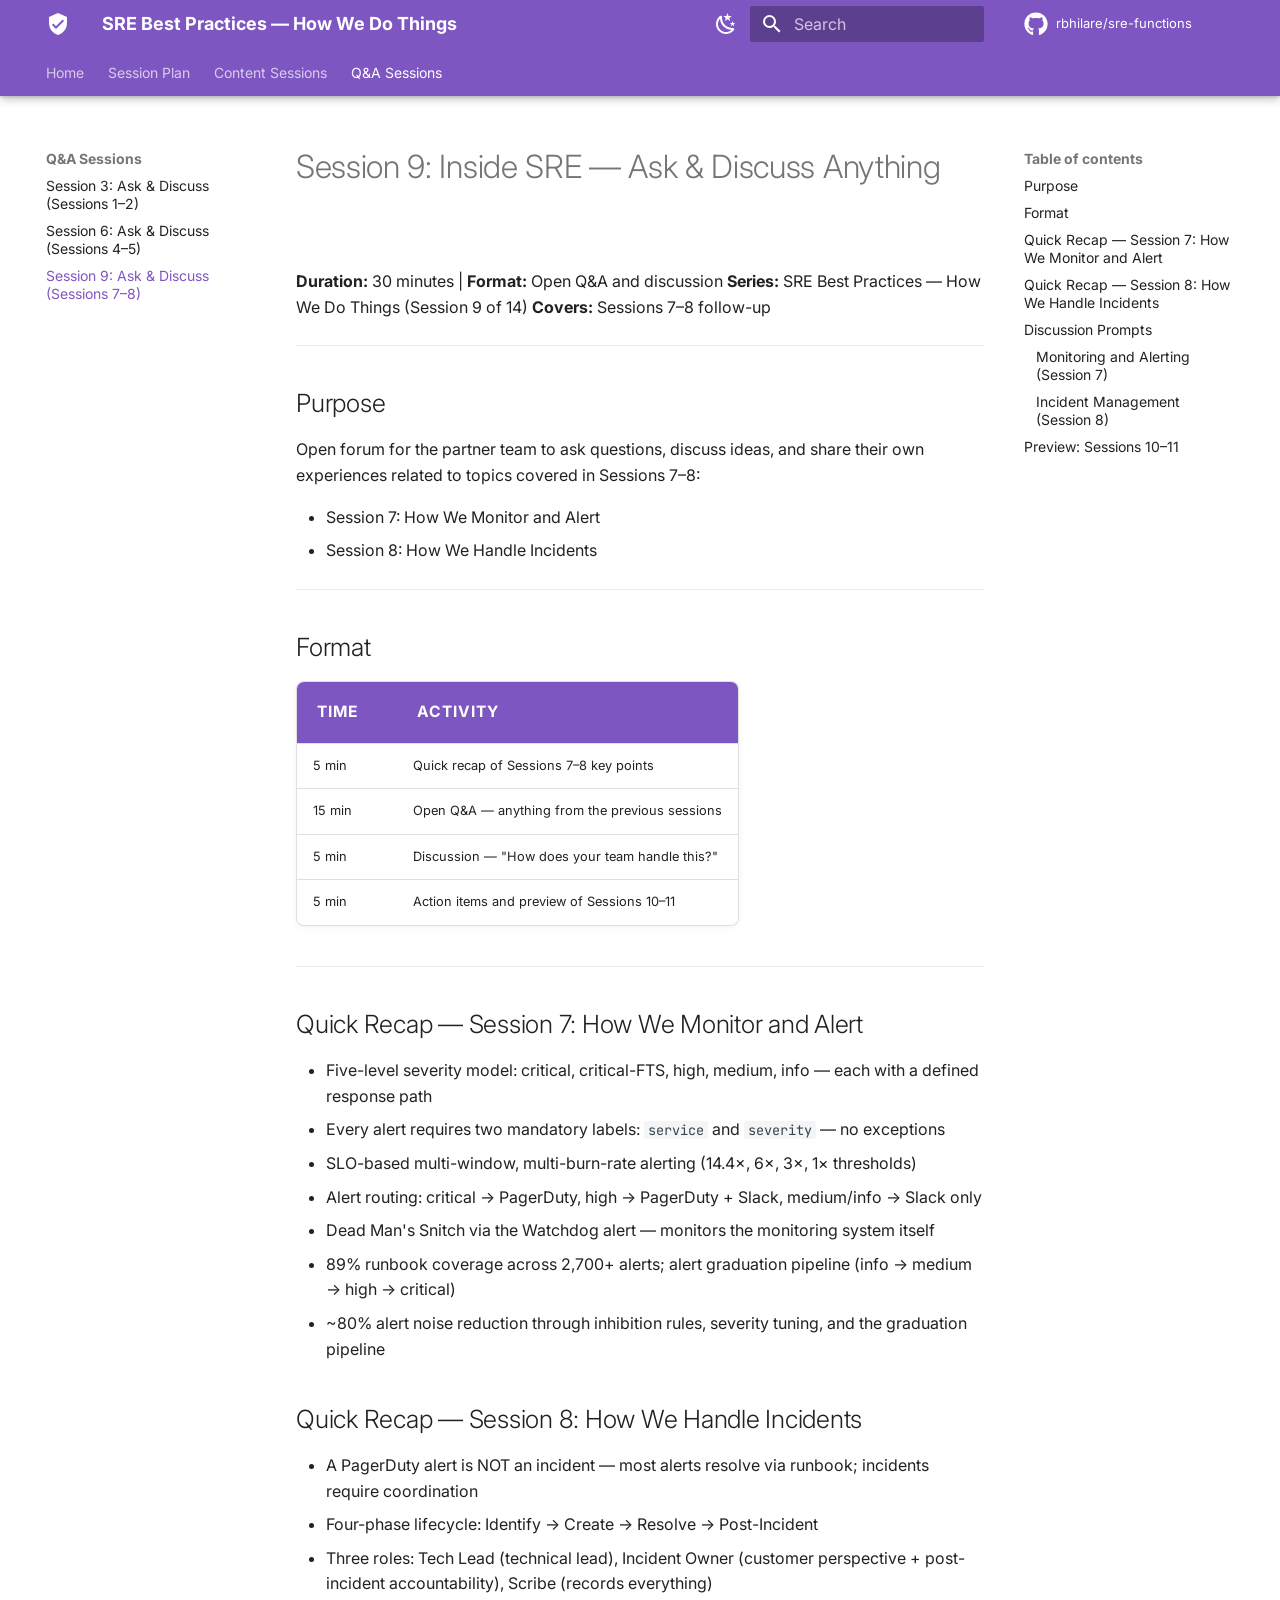
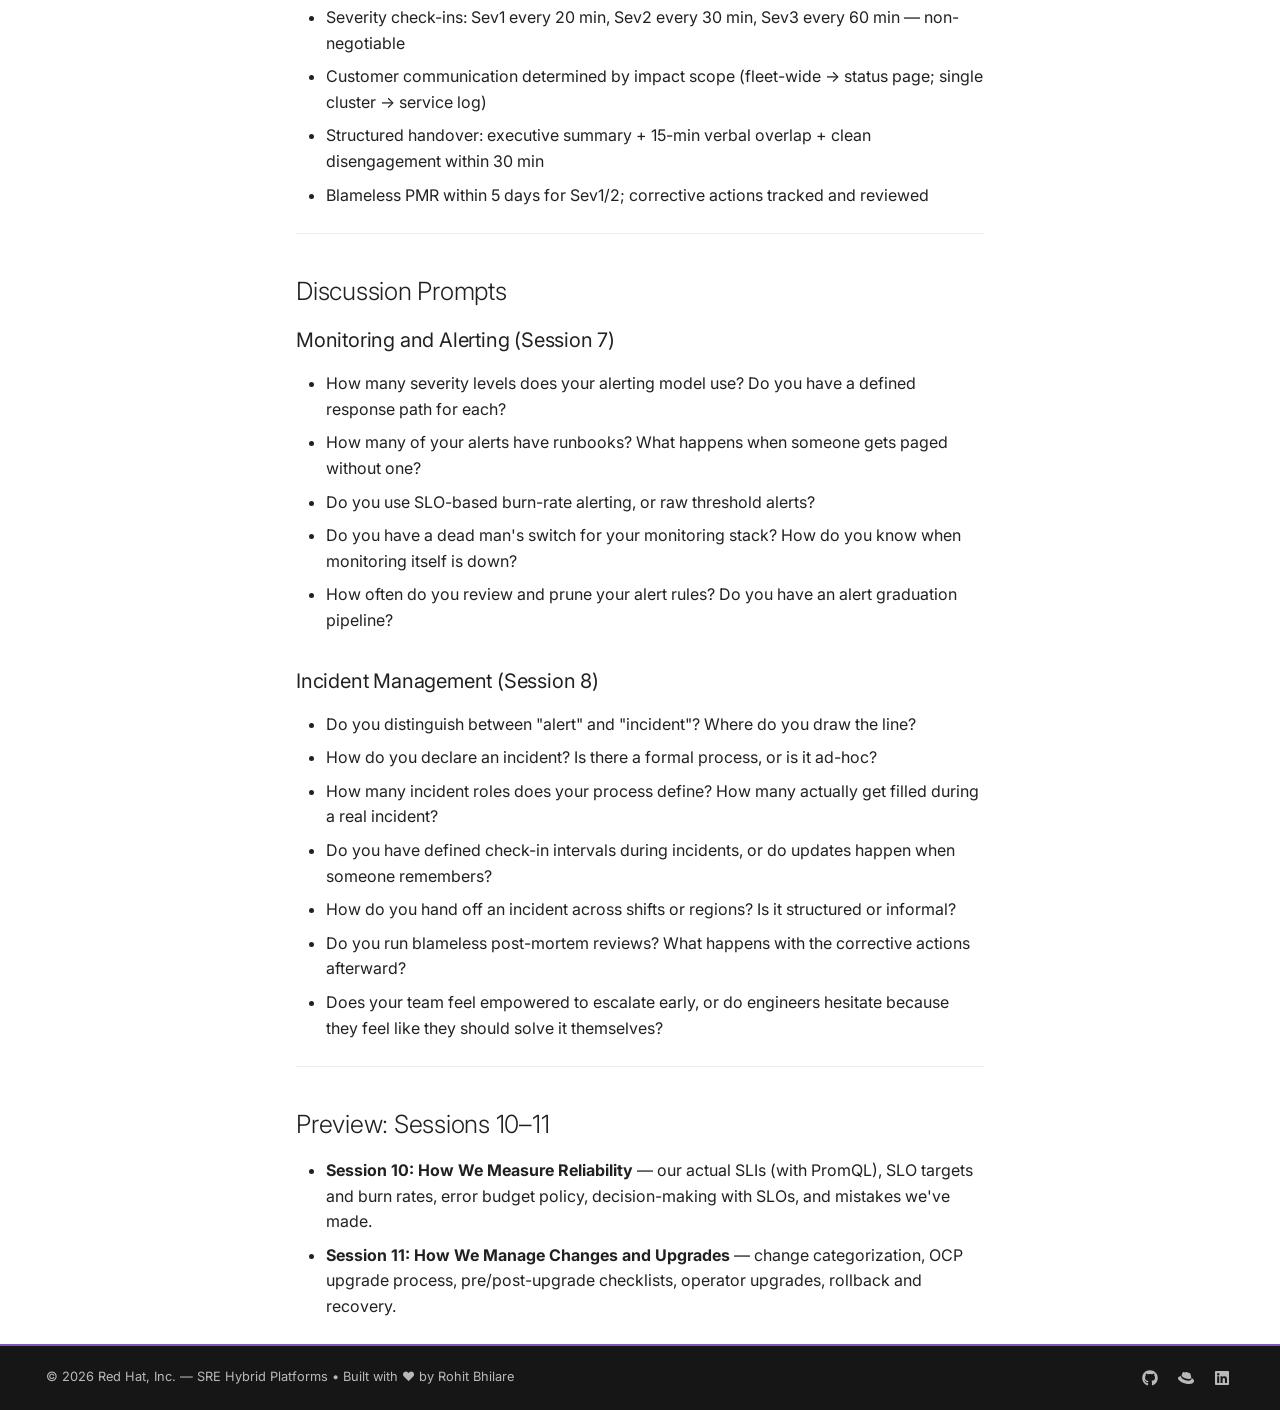
<file: sessions/09-INSIDE-SRE-ASK-AND-DISCUSS/index.html>
<!doctype html>
<html lang="en" class="no-js">
  <head>
    
      <meta charset="utf-8">
      <meta name="viewport" content="width=device-width,initial-scale=1">
      
        <meta name="description" content="SRE knowledge transfer sessions for OpenShift Container Platform">
      
      
        <meta name="author" content="Rohit Bhilare">
      
      
      
        <link rel="prev" href="../06-INSIDE-SRE-ASK-AND-DISCUSS/">
      
      
      
        
      
      
      <link rel="icon" href="../../assets/images/favicon.png">
      <meta name="generator" content="mkdocs-1.6.1, mkdocs-material-9.7.7">
    
    
      
        <title>Session 9: Ask & Discuss (Sessions 7–8) - SRE Best Practices — How We Do Things</title>
      
    
    
      <link rel="stylesheet" href="../../assets/stylesheets/main.ec1eaa64.min.css">
      
        
        <link rel="stylesheet" href="../../assets/stylesheets/palette.ab4e12ef.min.css">
      
      


    
    
      
    
    
      
        
        
        <link rel="preconnect" href="https://fonts.gstatic.com" crossorigin>
        <link rel="stylesheet" href="https://fonts.googleapis.com/css?family=Inter:300,300i,400,400i,700,700i%7CJetBrains+Mono:400,400i,700,700i&display=fallback">
        <style>:root{--md-text-font:"Inter";--md-code-font:"JetBrains Mono"}</style>
      
    
    
      <link rel="stylesheet" href="../../stylesheets/extra.css">
    
    <script>__md_scope=new URL("../..",location),__md_hash=e=>[...e].reduce(((e,_)=>(e<<5)-e+_.charCodeAt(0)),0),__md_get=(e,_=localStorage,t=__md_scope)=>JSON.parse(_.getItem(t.pathname+"."+e)),__md_set=(e,_,t=localStorage,a=__md_scope)=>{try{t.setItem(a.pathname+"."+e,JSON.stringify(_))}catch(e){}}</script>
    
      

    
    
  </head>
  
  
    
    
      
    
    
    
    
    <body dir="ltr" data-md-color-scheme="default" data-md-color-primary="deep-purple" data-md-color-accent="amber">
  
    
    <input class="md-toggle" data-md-toggle="drawer" type="checkbox" id="__drawer" autocomplete="off">
    <input class="md-toggle" data-md-toggle="search" type="checkbox" id="__search" autocomplete="off">
    <label class="md-overlay" for="__drawer"></label>
    <div data-md-component="skip">
      
        
        <a href="#session-9-inside-sre-ask-discuss-anything" class="md-skip">
          Skip to content
        </a>
      
    </div>
    <div data-md-component="announce">
      
    </div>
    
    
      

  

<header class="md-header md-header--shadow md-header--lifted" data-md-component="header">
  <nav class="md-header__inner md-grid" aria-label="Header">
    <a href="../.." title="SRE Best Practices — How We Do Things" class="md-header__button md-logo" aria-label="SRE Best Practices — How We Do Things" data-md-component="logo">
      
  
  <svg xmlns="http://www.w3.org/2000/svg" viewBox="0 0 24 24"><path d="m10 17-4-4 1.41-1.41L10 14.17l6.59-6.59L18 9m-6-8L3 5v6c0 5.55 3.84 10.74 9 12 5.16-1.26 9-6.45 9-12V5z"/></svg>

    </a>
    <label class="md-header__button md-icon" for="__drawer">
      
      <svg xmlns="http://www.w3.org/2000/svg" viewBox="0 0 24 24"><path d="M3 6h18v2H3zm0 5h18v2H3zm0 5h18v2H3z"/></svg>
    </label>
    <div class="md-header__title" data-md-component="header-title">
      <div class="md-header__ellipsis">
        <div class="md-header__topic">
          <span class="md-ellipsis">
            SRE Best Practices — How We Do Things
          </span>
        </div>
        <div class="md-header__topic" data-md-component="header-topic">
          <span class="md-ellipsis">
            
              Session 9: Ask & Discuss (Sessions 7–8)
            
          </span>
        </div>
      </div>
    </div>
    
      
        <form class="md-header__option" data-md-component="palette">
  
    
    
    
    <input class="md-option" data-md-color-media="" data-md-color-scheme="default" data-md-color-primary="deep-purple" data-md-color-accent="amber"  aria-label="Switch to dark mode"  type="radio" name="__palette" id="__palette_0">
    
      <label class="md-header__button md-icon" title="Switch to dark mode" for="__palette_1" hidden>
        <svg xmlns="http://www.w3.org/2000/svg" viewBox="0 0 24 24"><path d="m17.75 4.09-2.53 1.94.91 3.06-2.63-1.81-2.63 1.81.91-3.06-2.53-1.94L12.44 4l1.06-3 1.06 3zm3.5 6.91-1.64 1.25.59 1.98-1.7-1.17-1.7 1.17.59-1.98L15.75 11l2.06-.05L18.5 9l.69 1.95zm-2.28 4.95c.83-.08 1.72 1.1 1.19 1.85-.32.45-.66.87-1.08 1.27C15.17 23 8.84 23 4.94 19.07c-3.91-3.9-3.91-10.24 0-14.14.4-.4.82-.76 1.27-1.08.75-.53 1.93.36 1.85 1.19-.27 2.86.69 5.83 2.89 8.02a9.96 9.96 0 0 0 8.02 2.89m-1.64 2.02a12.08 12.08 0 0 1-7.8-3.47c-2.17-2.19-3.33-5-3.49-7.82-2.81 3.14-2.7 7.96.31 10.98 3.02 3.01 7.84 3.12 10.98.31"/></svg>
      </label>
    
  
    
    
    
    <input class="md-option" data-md-color-media="" data-md-color-scheme="slate" data-md-color-primary="deep-purple" data-md-color-accent="amber"  aria-label="Switch to light mode"  type="radio" name="__palette" id="__palette_1">
    
      <label class="md-header__button md-icon" title="Switch to light mode" for="__palette_0" hidden>
        <svg xmlns="http://www.w3.org/2000/svg" viewBox="0 0 24 24"><path d="M12 7a5 5 0 0 1 5 5 5 5 0 0 1-5 5 5 5 0 0 1-5-5 5 5 0 0 1 5-5m0 2a3 3 0 0 0-3 3 3 3 0 0 0 3 3 3 3 0 0 0 3-3 3 3 0 0 0-3-3m0-7 2.39 3.42C13.65 5.15 12.84 5 12 5s-1.65.15-2.39.42zM3.34 7l4.16-.35A7.2 7.2 0 0 0 5.94 8.5c-.44.74-.69 1.5-.83 2.29zm.02 10 1.76-3.77a7.131 7.131 0 0 0 2.38 4.14zM20.65 7l-1.77 3.79a7.02 7.02 0 0 0-2.38-4.15zm-.01 10-4.14.36c.59-.51 1.12-1.14 1.54-1.86.42-.73.69-1.5.83-2.29zM12 22l-2.41-3.44c.74.27 1.55.44 2.41.44.82 0 1.63-.17 2.37-.44z"/></svg>
      </label>
    
  
</form>
      
    
    
      <script>var palette=__md_get("__palette");if(palette&&palette.color){if("(prefers-color-scheme)"===palette.color.media){var media=matchMedia("(prefers-color-scheme: light)"),input=document.querySelector(media.matches?"[data-md-color-media='(prefers-color-scheme: light)']":"[data-md-color-media='(prefers-color-scheme: dark)']");palette.color.media=input.getAttribute("data-md-color-media"),palette.color.scheme=input.getAttribute("data-md-color-scheme"),palette.color.primary=input.getAttribute("data-md-color-primary"),palette.color.accent=input.getAttribute("data-md-color-accent")}for(var[key,value]of Object.entries(palette.color))document.body.setAttribute("data-md-color-"+key,value)}</script>
    
    
    
      
      
        <label class="md-header__button md-icon" for="__search">
          
          <svg xmlns="http://www.w3.org/2000/svg" viewBox="0 0 24 24"><path d="M9.5 3A6.5 6.5 0 0 1 16 9.5c0 1.61-.59 3.09-1.56 4.23l.27.27h.79l5 5-1.5 1.5-5-5v-.79l-.27-.27A6.52 6.52 0 0 1 9.5 16 6.5 6.5 0 0 1 3 9.5 6.5 6.5 0 0 1 9.5 3m0 2C7 5 5 7 5 9.5S7 14 9.5 14 14 12 14 9.5 12 5 9.5 5"/></svg>
        </label>
        <div class="md-search" data-md-component="search" role="dialog">
  <label class="md-search__overlay" for="__search"></label>
  <div class="md-search__inner" role="search">
    <form class="md-search__form" name="search">
      <input type="text" class="md-search__input" name="query" aria-label="Search" placeholder="Search" autocapitalize="off" autocorrect="off" autocomplete="off" spellcheck="false" data-md-component="search-query" required>
      <label class="md-search__icon md-icon" for="__search">
        
        <svg xmlns="http://www.w3.org/2000/svg" viewBox="0 0 24 24"><path d="M9.5 3A6.5 6.5 0 0 1 16 9.5c0 1.61-.59 3.09-1.56 4.23l.27.27h.79l5 5-1.5 1.5-5-5v-.79l-.27-.27A6.52 6.52 0 0 1 9.5 16 6.5 6.5 0 0 1 3 9.5 6.5 6.5 0 0 1 9.5 3m0 2C7 5 5 7 5 9.5S7 14 9.5 14 14 12 14 9.5 12 5 9.5 5"/></svg>
        
        <svg xmlns="http://www.w3.org/2000/svg" viewBox="0 0 24 24"><path d="M20 11v2H8l5.5 5.5-1.42 1.42L4.16 12l7.92-7.92L13.5 5.5 8 11z"/></svg>
      </label>
      <nav class="md-search__options" aria-label="Search">
        
          <a href="javascript:void(0)" class="md-search__icon md-icon" title="Share" aria-label="Share" data-clipboard data-clipboard-text="" data-md-component="search-share" tabindex="-1">
            
            <svg xmlns="http://www.w3.org/2000/svg" viewBox="0 0 24 24"><path d="M18 16.08c-.76 0-1.44.3-1.96.77L8.91 12.7c.05-.23.09-.46.09-.7s-.04-.47-.09-.7l7.05-4.11c.54.5 1.25.81 2.04.81a3 3 0 0 0 3-3 3 3 0 0 0-3-3 3 3 0 0 0-3 3c0 .24.04.47.09.7L8.04 9.81C7.5 9.31 6.79 9 6 9a3 3 0 0 0-3 3 3 3 0 0 0 3 3c.79 0 1.5-.31 2.04-.81l7.12 4.15c-.05.21-.08.43-.08.66 0 1.61 1.31 2.91 2.92 2.91s2.92-1.3 2.92-2.91A2.92 2.92 0 0 0 18 16.08"/></svg>
          </a>
        
        <button type="reset" class="md-search__icon md-icon" title="Clear" aria-label="Clear" tabindex="-1">
          
          <svg xmlns="http://www.w3.org/2000/svg" viewBox="0 0 24 24"><path d="M19 6.41 17.59 5 12 10.59 6.41 5 5 6.41 10.59 12 5 17.59 6.41 19 12 13.41 17.59 19 19 17.59 13.41 12z"/></svg>
        </button>
      </nav>
      
        <div class="md-search__suggest" data-md-component="search-suggest"></div>
      
    </form>
    <div class="md-search__output">
      <div class="md-search__scrollwrap" tabindex="0" data-md-scrollfix>
        <div class="md-search-result" data-md-component="search-result">
          <div class="md-search-result__meta">
            Initializing search
          </div>
          <ol class="md-search-result__list" role="presentation"></ol>
        </div>
      </div>
    </div>
  </div>
</div>
      
    
    
      <div class="md-header__source">
        <a href="https://github.com/rbhilare/sre-functions" title="Go to repository" class="md-source" data-md-component="source">
  <div class="md-source__icon md-icon">
    
    <svg xmlns="http://www.w3.org/2000/svg" viewBox="0 0 512 512"><!--! Font Awesome Free 7.1.0 by @fontawesome - https://fontawesome.com License - https://fontawesome.com/license/free (Icons: CC BY 4.0, Fonts: SIL OFL 1.1, Code: MIT License) Copyright 2025 Fonticons, Inc.--><path d="M173.9 397.4c0 2-2.3 3.6-5.2 3.6-3.3.3-5.6-1.3-5.6-3.6 0-2 2.3-3.6 5.2-3.6 3-.3 5.6 1.3 5.6 3.6m-31.1-4.5c-.7 2 1.3 4.3 4.3 4.9 2.6 1 5.6 0 6.2-2s-1.3-4.3-4.3-5.2c-2.6-.7-5.5.3-6.2 2.3m44.2-1.7c-2.9.7-4.9 2.6-4.6 4.9.3 2 2.9 3.3 5.9 2.6 2.9-.7 4.9-2.6 4.6-4.6-.3-1.9-3-3.2-5.9-2.9M252.8 8C114.1 8 8 113.3 8 252c0 110.9 69.8 205.8 169.5 239.2 12.8 2.3 17.3-5.6 17.3-12.1 0-6.2-.3-40.4-.3-61.4 0 0-70 15-84.7-29.8 0 0-11.4-29.1-27.8-36.6 0 0-22.9-15.7 1.6-15.4 0 0 24.9 2 38.6 25.8 21.9 38.6 58.6 27.5 72.9 20.9 2.3-16 8.8-27.1 16-33.7-55.9-6.2-112.3-14.3-112.3-110.5 0-27.5 7.6-41.3 23.6-58.9-2.6-6.5-11.1-33.3 2.6-67.9 20.9-6.5 69 27 69 27 20-5.6 41.5-8.5 62.8-8.5s42.8 2.9 62.8 8.5c0 0 48.1-33.6 69-27 13.7 34.7 5.2 61.4 2.6 67.9 16 17.7 25.8 31.5 25.8 58.9 0 96.5-58.9 104.2-114.8 110.5 9.2 7.9 17 22.9 17 46.4 0 33.7-.3 75.4-.3 83.6 0 6.5 4.6 14.4 17.3 12.1C436.2 457.8 504 362.9 504 252 504 113.3 391.5 8 252.8 8M105.2 352.9c-1.3 1-1 3.3.7 5.2 1.6 1.6 3.9 2.3 5.2 1 1.3-1 1-3.3-.7-5.2-1.6-1.6-3.9-2.3-5.2-1m-10.8-8.1c-.7 1.3.3 2.9 2.3 3.9 1.6 1 3.6.7 4.3-.7.7-1.3-.3-2.9-2.3-3.9-2-.6-3.6-.3-4.3.7m32.4 35.6c-1.6 1.3-1 4.3 1.3 6.2 2.3 2.3 5.2 2.6 6.5 1 1.3-1.3.7-4.3-1.3-6.2-2.2-2.3-5.2-2.6-6.5-1m-11.4-14.7c-1.6 1-1.6 3.6 0 5.9s4.3 3.3 5.6 2.3c1.6-1.3 1.6-3.9 0-6.2-1.4-2.3-4-3.3-5.6-2"/></svg>
  </div>
  <div class="md-source__repository">
    rbhilare/sre-functions
  </div>
</a>
      </div>
    
  </nav>
  
    
      
<nav class="md-tabs" aria-label="Tabs" data-md-component="tabs">
  <div class="md-grid">
    <ul class="md-tabs__list">
      
        
  
  
  
  
    <li class="md-tabs__item">
      <a href="../.." class="md-tabs__link">
        
  
  
    
  
  Home

      </a>
    </li>
  

      
        
  
  
  
  
    <li class="md-tabs__item">
      <a href="../00-MASTER-SESSION-PLAN/" class="md-tabs__link">
        
  
  
    
  
  Session Plan

      </a>
    </li>
  

      
        
  
  
  
  
    
    
      <li class="md-tabs__item">
        <a href="../01-RELIABILITY-ACROSS-LAYERS/" class="md-tabs__link">
          
  
  
    
  
  Content Sessions

        </a>
      </li>
    
  

      
        
  
  
  
    
  
  
    
    
      <li class="md-tabs__item md-tabs__item--active">
        <a href="../03-INSIDE-SRE-ASK-AND-DISCUSS/" class="md-tabs__link">
          
  
  
    
  
  Q&A Sessions

        </a>
      </li>
    
  

      
    </ul>
  </div>
</nav>
    
  
</header>
    
    <div class="md-container" data-md-component="container">
      
      
        
      
      <main class="md-main" data-md-component="main">
        <div class="md-main__inner md-grid">
          
            
              
              <div class="md-sidebar md-sidebar--primary" data-md-component="sidebar" data-md-type="navigation" >
                <div class="md-sidebar__scrollwrap">
                  <div class="md-sidebar__inner">
                    


  


<nav class="md-nav md-nav--primary md-nav--lifted" aria-label="Navigation" data-md-level="0">
  <label class="md-nav__title" for="__drawer">
    <a href="../.." title="SRE Best Practices — How We Do Things" class="md-nav__button md-logo" aria-label="SRE Best Practices — How We Do Things" data-md-component="logo">
      
  
  <svg xmlns="http://www.w3.org/2000/svg" viewBox="0 0 24 24"><path d="m10 17-4-4 1.41-1.41L10 14.17l6.59-6.59L18 9m-6-8L3 5v6c0 5.55 3.84 10.74 9 12 5.16-1.26 9-6.45 9-12V5z"/></svg>

    </a>
    SRE Best Practices — How We Do Things
  </label>
  
    <div class="md-nav__source">
      <a href="https://github.com/rbhilare/sre-functions" title="Go to repository" class="md-source" data-md-component="source">
  <div class="md-source__icon md-icon">
    
    <svg xmlns="http://www.w3.org/2000/svg" viewBox="0 0 512 512"><!--! Font Awesome Free 7.1.0 by @fontawesome - https://fontawesome.com License - https://fontawesome.com/license/free (Icons: CC BY 4.0, Fonts: SIL OFL 1.1, Code: MIT License) Copyright 2025 Fonticons, Inc.--><path d="M173.9 397.4c0 2-2.3 3.6-5.2 3.6-3.3.3-5.6-1.3-5.6-3.6 0-2 2.3-3.6 5.2-3.6 3-.3 5.6 1.3 5.6 3.6m-31.1-4.5c-.7 2 1.3 4.3 4.3 4.9 2.6 1 5.6 0 6.2-2s-1.3-4.3-4.3-5.2c-2.6-.7-5.5.3-6.2 2.3m44.2-1.7c-2.9.7-4.9 2.6-4.6 4.9.3 2 2.9 3.3 5.9 2.6 2.9-.7 4.9-2.6 4.6-4.6-.3-1.9-3-3.2-5.9-2.9M252.8 8C114.1 8 8 113.3 8 252c0 110.9 69.8 205.8 169.5 239.2 12.8 2.3 17.3-5.6 17.3-12.1 0-6.2-.3-40.4-.3-61.4 0 0-70 15-84.7-29.8 0 0-11.4-29.1-27.8-36.6 0 0-22.9-15.7 1.6-15.4 0 0 24.9 2 38.6 25.8 21.9 38.6 58.6 27.5 72.9 20.9 2.3-16 8.8-27.1 16-33.7-55.9-6.2-112.3-14.3-112.3-110.5 0-27.5 7.6-41.3 23.6-58.9-2.6-6.5-11.1-33.3 2.6-67.9 20.9-6.5 69 27 69 27 20-5.6 41.5-8.5 62.8-8.5s42.8 2.9 62.8 8.5c0 0 48.1-33.6 69-27 13.7 34.7 5.2 61.4 2.6 67.9 16 17.7 25.8 31.5 25.8 58.9 0 96.5-58.9 104.2-114.8 110.5 9.2 7.9 17 22.9 17 46.4 0 33.7-.3 75.4-.3 83.6 0 6.5 4.6 14.4 17.3 12.1C436.2 457.8 504 362.9 504 252 504 113.3 391.5 8 252.8 8M105.2 352.9c-1.3 1-1 3.3.7 5.2 1.6 1.6 3.9 2.3 5.2 1 1.3-1 1-3.3-.7-5.2-1.6-1.6-3.9-2.3-5.2-1m-10.8-8.1c-.7 1.3.3 2.9 2.3 3.9 1.6 1 3.6.7 4.3-.7.7-1.3-.3-2.9-2.3-3.9-2-.6-3.6-.3-4.3.7m32.4 35.6c-1.6 1.3-1 4.3 1.3 6.2 2.3 2.3 5.2 2.6 6.5 1 1.3-1.3.7-4.3-1.3-6.2-2.2-2.3-5.2-2.6-6.5-1m-11.4-14.7c-1.6 1-1.6 3.6 0 5.9s4.3 3.3 5.6 2.3c1.6-1.3 1.6-3.9 0-6.2-1.4-2.3-4-3.3-5.6-2"/></svg>
  </div>
  <div class="md-source__repository">
    rbhilare/sre-functions
  </div>
</a>
    </div>
  
  <ul class="md-nav__list" data-md-scrollfix>
    
      
      
  
  
  
  
    <li class="md-nav__item">
      <a href="../.." class="md-nav__link">
        
  
  
  <span class="md-ellipsis">
    
  
    Home
  

    
  </span>
  
  

      </a>
    </li>
  

    
      
      
  
  
  
  
    <li class="md-nav__item">
      <a href="../00-MASTER-SESSION-PLAN/" class="md-nav__link">
        
  
  
  <span class="md-ellipsis">
    
  
    Session Plan
  

    
  </span>
  
  

      </a>
    </li>
  

    
      
      
  
  
  
  
    
    
      
        
      
        
      
        
      
        
      
        
      
        
      
    
    
    
      
      
        
      
    
    
    <li class="md-nav__item md-nav__item--nested">
      
        
        
          
        
        <input class="md-nav__toggle md-toggle md-toggle--indeterminate" type="checkbox" id="__nav_3" >
        
          
          <label class="md-nav__link" for="__nav_3" id="__nav_3_label" tabindex="0">
            
  
  
  <span class="md-ellipsis">
    
  
    Content Sessions
  

    
  </span>
  
  

            <span class="md-nav__icon md-icon"></span>
          </label>
        
        <nav class="md-nav" data-md-level="1" aria-labelledby="__nav_3_label" aria-expanded="false">
          <label class="md-nav__title" for="__nav_3">
            <span class="md-nav__icon md-icon"></span>
            
  
    Content Sessions
  

          </label>
          <ul class="md-nav__list" data-md-scrollfix>
            
              
                
  
  
  
  
    <li class="md-nav__item">
      <a href="../01-RELIABILITY-ACROSS-LAYERS/" class="md-nav__link">
        
  
  
  <span class="md-ellipsis">
    
  
    Session 1: Reliability Across Layers
  

    
  </span>
  
  

      </a>
    </li>
  

              
            
              
                
  
  
  
  
    <li class="md-nav__item">
      <a href="../02-FOLLOW-THE-SUN-MODEL/" class="md-nav__link">
        
  
  
  <span class="md-ellipsis">
    
  
    Session 2: Follow-the-Sun Model
  

    
  </span>
  
  

      </a>
    </li>
  

              
            
              
                
  
  
  
  
    <li class="md-nav__item">
      <a href="../04-HOW-WE-RUN-SRE/" class="md-nav__link">
        
  
  
  <span class="md-ellipsis">
    
  
    Session 4: How We Run SRE
  

    
  </span>
  
  

      </a>
    </li>
  

              
            
              
                
  
  
  
  
    <li class="md-nav__item">
      <a href="../05-HOW-WE-OPERATE-OCP-CLUSTERS/" class="md-nav__link">
        
  
  
  <span class="md-ellipsis">
    
  
    Session 5: How We Operate OCP Clusters
  

    
  </span>
  
  

      </a>
    </li>
  

              
            
              
                
  
  
  
  
    <li class="md-nav__item">
      <a href="../07-HOW-WE-MONITOR-AND-ALERT/" class="md-nav__link">
        
  
  
  <span class="md-ellipsis">
    
  
    Session 7: How We Monitor and Alert
  

    
  </span>
  
  

      </a>
    </li>
  

              
            
              
                
  
  
  
  
    <li class="md-nav__item">
      <a href="../08-HOW-WE-HANDLE-INCIDENTS/" class="md-nav__link">
        
  
  
  <span class="md-ellipsis">
    
  
    Session 8: How We Handle Incidents
  

    
  </span>
  
  

      </a>
    </li>
  

              
            
          </ul>
        </nav>
      
    </li>
  

    
      
      
  
  
    
  
  
  
    
    
      
        
      
        
      
        
      
    
    
    
      
        
        
      
      
        
      
    
    
    <li class="md-nav__item md-nav__item--active md-nav__item--section md-nav__item--nested">
      
        
        
        <input class="md-nav__toggle md-toggle " type="checkbox" id="__nav_4" checked>
        
          
          <label class="md-nav__link" for="__nav_4" id="__nav_4_label" tabindex="">
            
  
  
  <span class="md-ellipsis">
    
  
    Q&A Sessions
  

    
  </span>
  
  

            <span class="md-nav__icon md-icon"></span>
          </label>
        
        <nav class="md-nav" data-md-level="1" aria-labelledby="__nav_4_label" aria-expanded="true">
          <label class="md-nav__title" for="__nav_4">
            <span class="md-nav__icon md-icon"></span>
            
  
    Q&A Sessions
  

          </label>
          <ul class="md-nav__list" data-md-scrollfix>
            
              
                
  
  
  
  
    <li class="md-nav__item">
      <a href="../03-INSIDE-SRE-ASK-AND-DISCUSS/" class="md-nav__link">
        
  
  
  <span class="md-ellipsis">
    
  
    Session 3: Ask & Discuss (Sessions 1–2)
  

    
  </span>
  
  

      </a>
    </li>
  

              
            
              
                
  
  
  
  
    <li class="md-nav__item">
      <a href="../06-INSIDE-SRE-ASK-AND-DISCUSS/" class="md-nav__link">
        
  
  
  <span class="md-ellipsis">
    
  
    Session 6: Ask & Discuss (Sessions 4–5)
  

    
  </span>
  
  

      </a>
    </li>
  

              
            
              
                
  
  
    
  
  
  
    <li class="md-nav__item md-nav__item--active">
      
      <input class="md-nav__toggle md-toggle" type="checkbox" id="__toc">
      
      
        
      
      
        <label class="md-nav__link md-nav__link--active" for="__toc">
          
  
  
  <span class="md-ellipsis">
    
  
    Session 9: Ask & Discuss (Sessions 7–8)
  

    
  </span>
  
  

          <span class="md-nav__icon md-icon"></span>
        </label>
      
      <a href="./" class="md-nav__link md-nav__link--active">
        
  
  
  <span class="md-ellipsis">
    
  
    Session 9: Ask & Discuss (Sessions 7–8)
  

    
  </span>
  
  

      </a>
      
        

<nav class="md-nav md-nav--secondary" aria-label="Table of contents">
  
  
  
    
  
  
    <label class="md-nav__title" for="__toc">
      <span class="md-nav__icon md-icon"></span>
      Table of contents
    </label>
    <ul class="md-nav__list" data-md-component="toc" data-md-scrollfix>
      
        <li class="md-nav__item">
  <a href="#purpose" class="md-nav__link">
    <span class="md-ellipsis">
      
        Purpose
      
    </span>
  </a>
  
</li>
      
        <li class="md-nav__item">
  <a href="#format" class="md-nav__link">
    <span class="md-ellipsis">
      
        Format
      
    </span>
  </a>
  
</li>
      
        <li class="md-nav__item">
  <a href="#quick-recap-session-7-how-we-monitor-and-alert" class="md-nav__link">
    <span class="md-ellipsis">
      
        Quick Recap — Session 7: How We Monitor and Alert
      
    </span>
  </a>
  
</li>
      
        <li class="md-nav__item">
  <a href="#quick-recap-session-8-how-we-handle-incidents" class="md-nav__link">
    <span class="md-ellipsis">
      
        Quick Recap — Session 8: How We Handle Incidents
      
    </span>
  </a>
  
</li>
      
        <li class="md-nav__item">
  <a href="#discussion-prompts" class="md-nav__link">
    <span class="md-ellipsis">
      
        Discussion Prompts
      
    </span>
  </a>
  
    <nav class="md-nav" aria-label="Discussion Prompts">
      <ul class="md-nav__list">
        
          <li class="md-nav__item">
  <a href="#monitoring-and-alerting-session-7" class="md-nav__link">
    <span class="md-ellipsis">
      
        Monitoring and Alerting (Session 7)
      
    </span>
  </a>
  
</li>
        
          <li class="md-nav__item">
  <a href="#incident-management-session-8" class="md-nav__link">
    <span class="md-ellipsis">
      
        Incident Management (Session 8)
      
    </span>
  </a>
  
</li>
        
      </ul>
    </nav>
  
</li>
      
        <li class="md-nav__item">
  <a href="#preview-sessions-1011" class="md-nav__link">
    <span class="md-ellipsis">
      
        Preview: Sessions 10–11
      
    </span>
  </a>
  
</li>
      
    </ul>
  
</nav>
      
    </li>
  

              
            
          </ul>
        </nav>
      
    </li>
  

    
  </ul>
</nav>
                  </div>
                </div>
              </div>
            
            
              
              <div class="md-sidebar md-sidebar--secondary" data-md-component="sidebar" data-md-type="toc" >
                <div class="md-sidebar__scrollwrap">
                  <div class="md-sidebar__inner">
                    

<nav class="md-nav md-nav--secondary" aria-label="Table of contents">
  
  
  
    
  
  
    <label class="md-nav__title" for="__toc">
      <span class="md-nav__icon md-icon"></span>
      Table of contents
    </label>
    <ul class="md-nav__list" data-md-component="toc" data-md-scrollfix>
      
        <li class="md-nav__item">
  <a href="#purpose" class="md-nav__link">
    <span class="md-ellipsis">
      
        Purpose
      
    </span>
  </a>
  
</li>
      
        <li class="md-nav__item">
  <a href="#format" class="md-nav__link">
    <span class="md-ellipsis">
      
        Format
      
    </span>
  </a>
  
</li>
      
        <li class="md-nav__item">
  <a href="#quick-recap-session-7-how-we-monitor-and-alert" class="md-nav__link">
    <span class="md-ellipsis">
      
        Quick Recap — Session 7: How We Monitor and Alert
      
    </span>
  </a>
  
</li>
      
        <li class="md-nav__item">
  <a href="#quick-recap-session-8-how-we-handle-incidents" class="md-nav__link">
    <span class="md-ellipsis">
      
        Quick Recap — Session 8: How We Handle Incidents
      
    </span>
  </a>
  
</li>
      
        <li class="md-nav__item">
  <a href="#discussion-prompts" class="md-nav__link">
    <span class="md-ellipsis">
      
        Discussion Prompts
      
    </span>
  </a>
  
    <nav class="md-nav" aria-label="Discussion Prompts">
      <ul class="md-nav__list">
        
          <li class="md-nav__item">
  <a href="#monitoring-and-alerting-session-7" class="md-nav__link">
    <span class="md-ellipsis">
      
        Monitoring and Alerting (Session 7)
      
    </span>
  </a>
  
</li>
        
          <li class="md-nav__item">
  <a href="#incident-management-session-8" class="md-nav__link">
    <span class="md-ellipsis">
      
        Incident Management (Session 8)
      
    </span>
  </a>
  
</li>
        
      </ul>
    </nav>
  
</li>
      
        <li class="md-nav__item">
  <a href="#preview-sessions-1011" class="md-nav__link">
    <span class="md-ellipsis">
      
        Preview: Sessions 10–11
      
    </span>
  </a>
  
</li>
      
    </ul>
  
</nav>
                  </div>
                </div>
              </div>
            
          
          
            <div class="md-content" data-md-component="content">
              
              <article class="md-content__inner md-typeset">
                
                  


  
  


<h1 id="session-9-inside-sre-ask-discuss-anything">Session 9: Inside SRE — Ask &amp; Discuss Anything<a class="headerlink" href="#session-9-inside-sre-ask-discuss-anything" title="Permanent link">⛓️</a></h1>
<p><strong>Duration:</strong> 30 minutes | <strong>Format:</strong> Open Q&amp;A and discussion
<strong>Series:</strong> SRE Best Practices — How We Do Things (Session 9 of 14)
<strong>Covers:</strong> Sessions 7–8 follow-up</p>
<hr />
<h2 id="purpose">Purpose<a class="headerlink" href="#purpose" title="Permanent link">⛓️</a></h2>
<p>Open forum for the partner team to ask questions, discuss ideas, and share their own experiences related to topics covered in Sessions 7–8:</p>
<ul>
<li>Session 7: How We Monitor and Alert</li>
<li>Session 8: How We Handle Incidents</li>
</ul>
<hr />
<h2 id="format">Format<a class="headerlink" href="#format" title="Permanent link">⛓️</a></h2>
<table>
<thead>
<tr>
<th>Time</th>
<th>Activity</th>
</tr>
</thead>
<tbody>
<tr>
<td>5 min</td>
<td>Quick recap of Sessions 7–8 key points</td>
</tr>
<tr>
<td>15 min</td>
<td>Open Q&amp;A — anything from the previous sessions</td>
</tr>
<tr>
<td>5 min</td>
<td>Discussion — "How does your team handle this?"</td>
</tr>
<tr>
<td>5 min</td>
<td>Action items and preview of Sessions 10–11</td>
</tr>
</tbody>
</table>
<hr />
<h2 id="quick-recap-session-7-how-we-monitor-and-alert">Quick Recap — Session 7: How We Monitor and Alert<a class="headerlink" href="#quick-recap-session-7-how-we-monitor-and-alert" title="Permanent link">⛓️</a></h2>
<ul>
<li>Five-level severity model: critical, critical-FTS, high, medium, info — each with a defined response path</li>
<li>Every alert requires two mandatory labels: <code>service</code> and <code>severity</code> — no exceptions</li>
<li>SLO-based multi-window, multi-burn-rate alerting (14.4×, 6×, 3×, 1× thresholds)</li>
<li>Alert routing: critical → PagerDuty, high → PagerDuty + Slack, medium/info → Slack only</li>
<li>Dead Man's Snitch via the Watchdog alert — monitors the monitoring system itself</li>
<li>89% runbook coverage across 2,700+ alerts; alert graduation pipeline (info → medium → high → critical)</li>
<li>~80% alert noise reduction through inhibition rules, severity tuning, and the graduation pipeline</li>
</ul>
<h2 id="quick-recap-session-8-how-we-handle-incidents">Quick Recap — Session 8: How We Handle Incidents<a class="headerlink" href="#quick-recap-session-8-how-we-handle-incidents" title="Permanent link">⛓️</a></h2>
<ul>
<li>A PagerDuty alert is NOT an incident — most alerts resolve via runbook; incidents require coordination</li>
<li>Four-phase lifecycle: Identify → Create → Resolve → Post-Incident</li>
<li>Three roles: Tech Lead (technical lead), Incident Owner (customer perspective + post-incident accountability), Scribe (records everything)</li>
<li>Severity check-ins: Sev1 every 20 min, Sev2 every 30 min, Sev3 every 60 min — non-negotiable</li>
<li>Customer communication determined by impact scope (fleet-wide → status page; single cluster → service log)</li>
<li>Structured handover: executive summary + 15-min verbal overlap + clean disengagement within 30 min</li>
<li>Blameless PMR within 5 days for Sev1/2; corrective actions tracked and reviewed</li>
</ul>
<hr />
<h2 id="discussion-prompts">Discussion Prompts<a class="headerlink" href="#discussion-prompts" title="Permanent link">⛓️</a></h2>
<h3 id="monitoring-and-alerting-session-7">Monitoring and Alerting (Session 7)<a class="headerlink" href="#monitoring-and-alerting-session-7" title="Permanent link">⛓️</a></h3>
<ul>
<li>How many severity levels does your alerting model use? Do you have a defined response path for each?</li>
<li>How many of your alerts have runbooks? What happens when someone gets paged without one?</li>
<li>Do you use SLO-based burn-rate alerting, or raw threshold alerts?</li>
<li>Do you have a dead man's switch for your monitoring stack? How do you know when monitoring itself is down?</li>
<li>How often do you review and prune your alert rules? Do you have an alert graduation pipeline?</li>
</ul>
<h3 id="incident-management-session-8">Incident Management (Session 8)<a class="headerlink" href="#incident-management-session-8" title="Permanent link">⛓️</a></h3>
<ul>
<li>Do you distinguish between "alert" and "incident"? Where do you draw the line?</li>
<li>How do you declare an incident? Is there a formal process, or is it ad-hoc?</li>
<li>How many incident roles does your process define? How many actually get filled during a real incident?</li>
<li>Do you have defined check-in intervals during incidents, or do updates happen when someone remembers?</li>
<li>How do you hand off an incident across shifts or regions? Is it structured or informal?</li>
<li>Do you run blameless post-mortem reviews? What happens with the corrective actions afterward?</li>
<li>Does your team feel empowered to escalate early, or do engineers hesitate because they feel like they should solve it themselves?</li>
</ul>
<hr />
<h2 id="preview-sessions-1011">Preview: Sessions 10–11<a class="headerlink" href="#preview-sessions-1011" title="Permanent link">⛓️</a></h2>
<ul>
<li><strong>Session 10: How We Measure Reliability</strong> — our actual SLIs (with PromQL), SLO targets and burn rates, error budget policy, decision-making with SLOs, and mistakes we've made.</li>
<li><strong>Session 11: How We Manage Changes and Upgrades</strong> — change categorization, OCP upgrade process, pre/post-upgrade checklists, operator upgrades, rollback and recovery.</li>
</ul>












                
              </article>
            </div>
          
          
  <script>var tabs=__md_get("__tabs");if(Array.isArray(tabs))e:for(var set of document.querySelectorAll(".tabbed-set")){var labels=set.querySelector(".tabbed-labels");for(var tab of tabs)for(var label of labels.getElementsByTagName("label"))if(label.innerText.trim()===tab){var input=document.getElementById(label.htmlFor);input.checked=!0;continue e}}</script>

<script>var target=document.getElementById(location.hash.slice(1));target&&target.name&&(target.checked=target.name.startsWith("__tabbed_"))</script>
        </div>
        
          <button type="button" class="md-top md-icon" data-md-component="top" hidden>
  
  <svg xmlns="http://www.w3.org/2000/svg" viewBox="0 0 24 24"><path d="M13 20h-2V8l-5.5 5.5-1.42-1.42L12 4.16l7.92 7.92-1.42 1.42L13 8z"/></svg>
  Back to top
</button>
        
      </main>
      
        <footer class="md-footer">
  
  <div class="md-footer-meta md-typeset">
    <div class="md-footer-meta__inner md-grid">
      <div class="md-copyright">
  
    <div class="md-copyright__highlight">
      &copy; 2026 Red Hat, Inc. &mdash; SRE Hybrid Platforms &bull; Built with &#10084; by Rohit Bhilare
    </div>
  
  
</div>
      
        
<div class="md-social">
  
    
    
    
    
    <a href="https://github.com/rbhilare/sre-functions" target="_blank" rel="noopener" title="GitHub Repository" class="md-social__link">
      <svg xmlns="http://www.w3.org/2000/svg" viewBox="0 0 512 512"><!--! Font Awesome Free 7.1.0 by @fontawesome - https://fontawesome.com License - https://fontawesome.com/license/free (Icons: CC BY 4.0, Fonts: SIL OFL 1.1, Code: MIT License) Copyright 2025 Fonticons, Inc.--><path d="M173.9 397.4c0 2-2.3 3.6-5.2 3.6-3.3.3-5.6-1.3-5.6-3.6 0-2 2.3-3.6 5.2-3.6 3-.3 5.6 1.3 5.6 3.6m-31.1-4.5c-.7 2 1.3 4.3 4.3 4.9 2.6 1 5.6 0 6.2-2s-1.3-4.3-4.3-5.2c-2.6-.7-5.5.3-6.2 2.3m44.2-1.7c-2.9.7-4.9 2.6-4.6 4.9.3 2 2.9 3.3 5.9 2.6 2.9-.7 4.9-2.6 4.6-4.6-.3-1.9-3-3.2-5.9-2.9M252.8 8C114.1 8 8 113.3 8 252c0 110.9 69.8 205.8 169.5 239.2 12.8 2.3 17.3-5.6 17.3-12.1 0-6.2-.3-40.4-.3-61.4 0 0-70 15-84.7-29.8 0 0-11.4-29.1-27.8-36.6 0 0-22.9-15.7 1.6-15.4 0 0 24.9 2 38.6 25.8 21.9 38.6 58.6 27.5 72.9 20.9 2.3-16 8.8-27.1 16-33.7-55.9-6.2-112.3-14.3-112.3-110.5 0-27.5 7.6-41.3 23.6-58.9-2.6-6.5-11.1-33.3 2.6-67.9 20.9-6.5 69 27 69 27 20-5.6 41.5-8.5 62.8-8.5s42.8 2.9 62.8 8.5c0 0 48.1-33.6 69-27 13.7 34.7 5.2 61.4 2.6 67.9 16 17.7 25.8 31.5 25.8 58.9 0 96.5-58.9 104.2-114.8 110.5 9.2 7.9 17 22.9 17 46.4 0 33.7-.3 75.4-.3 83.6 0 6.5 4.6 14.4 17.3 12.1C436.2 457.8 504 362.9 504 252 504 113.3 391.5 8 252.8 8M105.2 352.9c-1.3 1-1 3.3.7 5.2 1.6 1.6 3.9 2.3 5.2 1 1.3-1 1-3.3-.7-5.2-1.6-1.6-3.9-2.3-5.2-1m-10.8-8.1c-.7 1.3.3 2.9 2.3 3.9 1.6 1 3.6.7 4.3-.7.7-1.3-.3-2.9-2.3-3.9-2-.6-3.6-.3-4.3.7m32.4 35.6c-1.6 1.3-1 4.3 1.3 6.2 2.3 2.3 5.2 2.6 6.5 1 1.3-1.3.7-4.3-1.3-6.2-2.2-2.3-5.2-2.6-6.5-1m-11.4-14.7c-1.6 1-1.6 3.6 0 5.9s4.3 3.3 5.6 2.3c1.6-1.3 1.6-3.9 0-6.2-1.4-2.3-4-3.3-5.6-2"/></svg>
    </a>
  
    
    
    
    
    <a href="https://www.redhat.com" target="_blank" rel="noopener" title="Red Hat" class="md-social__link">
      <svg xmlns="http://www.w3.org/2000/svg" viewBox="0 0 512 512"><!--! Font Awesome Free 7.1.0 by @fontawesome - https://fontawesome.com License - https://fontawesome.com/license/free (Icons: CC BY 4.0, Fonts: SIL OFL 1.1, Code: MIT License) Copyright 2025 Fonticons, Inc.--><path d="M341.5 285.6c33.7 0 82.3-6.9 82.3-47 .2-6.7.9-1.8-20.9-96.2-4.6-19.1-8.7-27.8-42.3-44.6-26.1-13.3-82.9-35.4-99.7-35.4-15.7 0-20.2 20.2-38.9 20.2-18 0-31.3-15.1-48.1-15.1-16.1 0-26.7 11-34.8 33.6-27.5 77.6-26.3 74.3-26.1 78.3 0 24.8 97.6 106.1 228.5 106.1zm87.5-30.8c4.7 22 4.7 24.3 4.7 27.2 0 37.7-42.3 58.6-98 58.6C210 340.7 99.8 267 99.8 218.3c0-6.8 1.4-13.5 4.1-19.7C58.7 200.9.1 208.9.1 260.6c0 84.7 200.6 189 359.5 189 121.8 0 152.5-55.1 152.5-98.6 0-34.2-29.6-73-82.9-96.2z"/></svg>
    </a>
  
    
    
    
    
    <a href="https://www.linkedin.com/in/rohit-bhilare/" target="_blank" rel="noopener" title="LinkedIn" class="md-social__link">
      <svg xmlns="http://www.w3.org/2000/svg" viewBox="0 0 448 512"><!--! Font Awesome Free 7.1.0 by @fontawesome - https://fontawesome.com License - https://fontawesome.com/license/free (Icons: CC BY 4.0, Fonts: SIL OFL 1.1, Code: MIT License) Copyright 2025 Fonticons, Inc.--><path d="M416 32H31.9C14.3 32 0 46.5 0 64.3v383.4C0 465.5 14.3 480 31.9 480H416c17.6 0 32-14.5 32-32.3V64.3c0-17.8-14.4-32.3-32-32.3M135.4 416H69V202.2h66.5V416zM102.2 96a38.5 38.5 0 1 1 0 77 38.5 38.5 0 1 1 0-77m282.1 320h-66.4V312c0-24.8-.5-56.7-34.5-56.7-34.6 0-39.9 27-39.9 54.9V416h-66.4V202.2h63.7v29.2h.9c8.9-16.8 30.6-34.5 62.9-34.5 67.2 0 79.7 44.3 79.7 101.9z"/></svg>
    </a>
  
</div>
      
    </div>
  </div>
</footer>
      
    </div>
    <div class="md-dialog" data-md-component="dialog">
      <div class="md-dialog__inner md-typeset"></div>
    </div>
    
    
    
      
      
      <script id="__config" type="application/json">{"annotate": null, "base": "../..", "features": ["navigation.tabs", "navigation.tabs.sticky", "navigation.sections", "navigation.expand", "navigation.top", "navigation.indexes", "navigation.instant", "navigation.tracking", "search.suggest", "search.highlight", "search.share", "content.tabs.link", "content.code.copy", "content.code.annotate", "toc.follow", "header.autohide", "announce.dismiss"], "search": "../../assets/javascripts/workers/search.2c215733.min.js", "tags": null, "translations": {"clipboard.copied": "Copied to clipboard", "clipboard.copy": "Copy to clipboard", "search.result.more.one": "1 more on this page", "search.result.more.other": "# more on this page", "search.result.none": "No matching documents", "search.result.one": "1 matching document", "search.result.other": "# matching documents", "search.result.placeholder": "Type to start searching", "search.result.term.missing": "Missing", "select.version": "Select version"}, "version": null}</script>
    
    
      <script src="../../assets/javascripts/bundle.d7400e89.min.js"></script>
      
    
  </body>
</html>
</file>
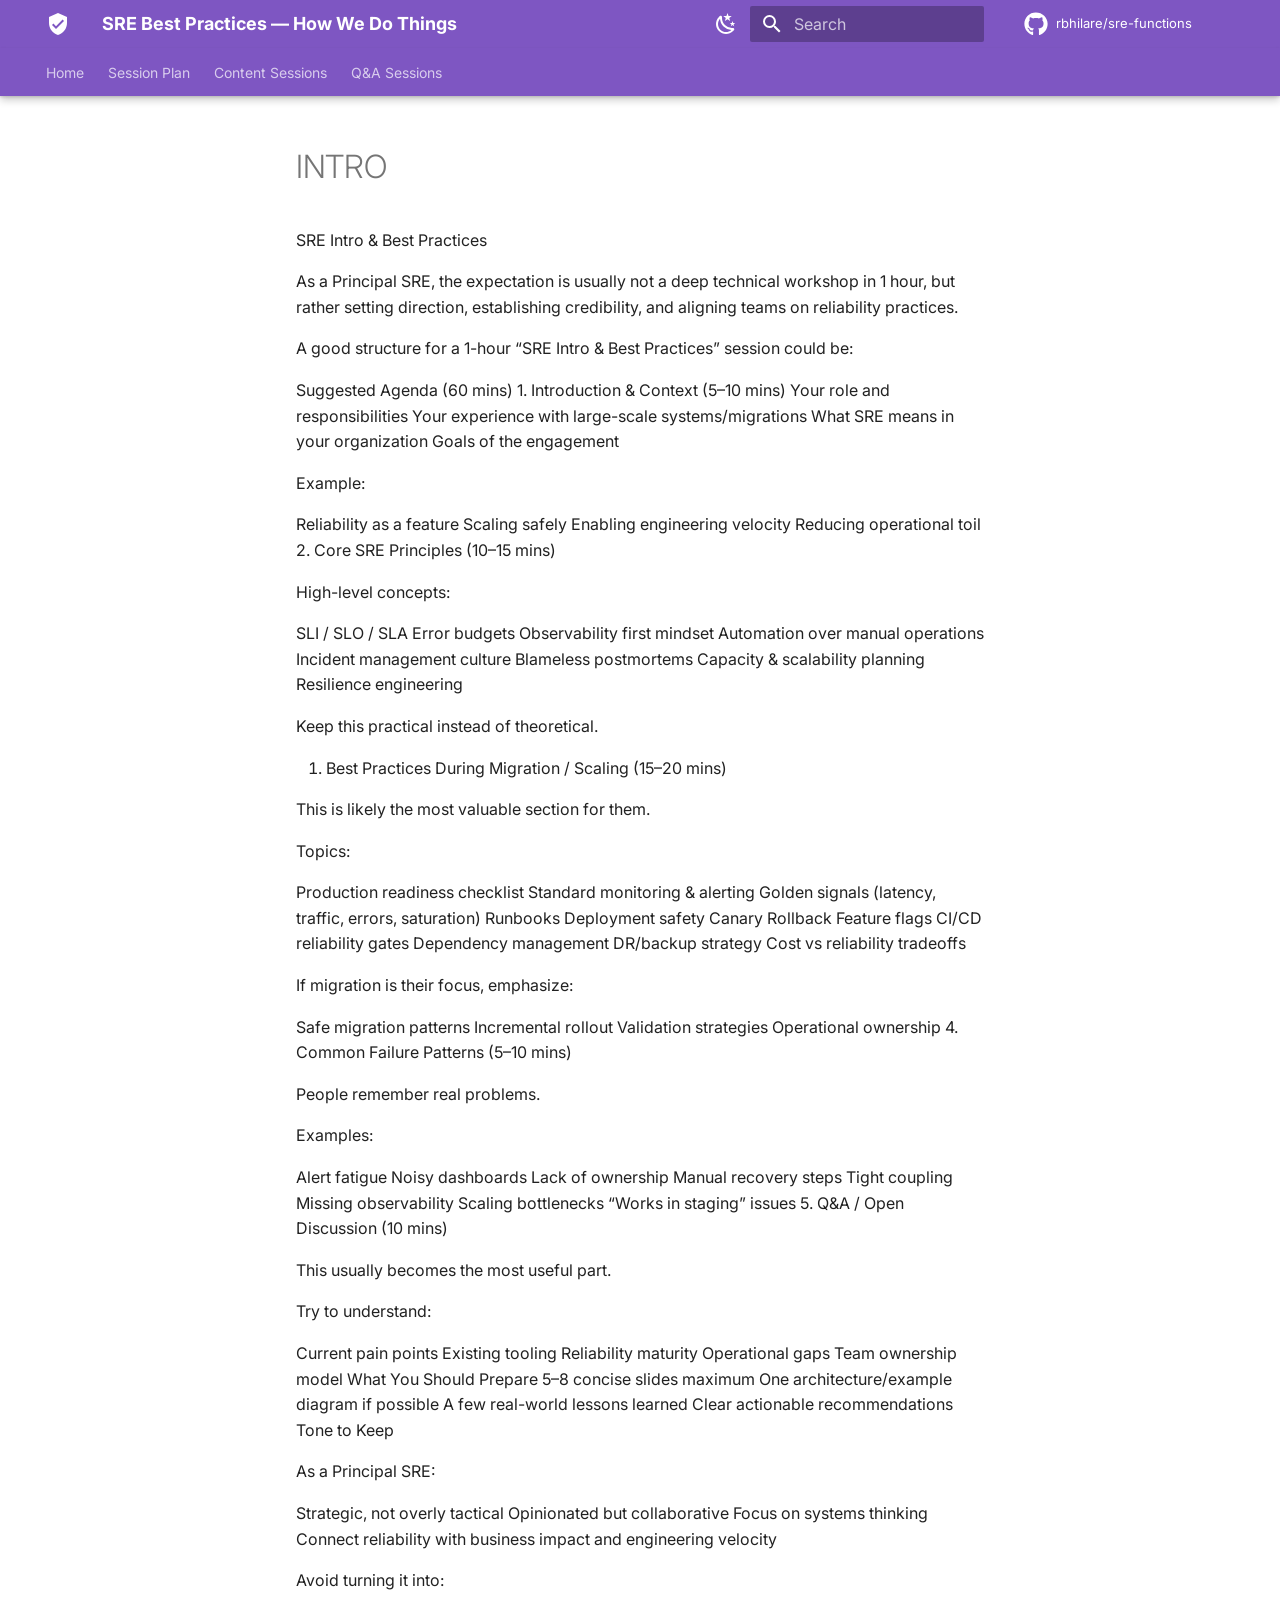
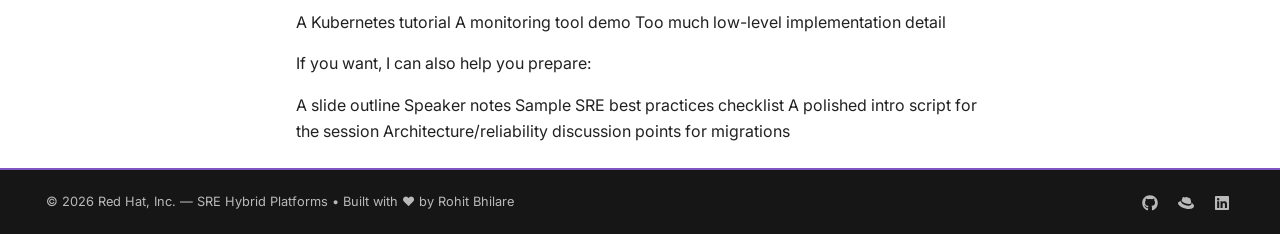
<file: sessions/INTRO/index.html>
<!doctype html>
<html lang="en" class="no-js">
  <head>
    
      <meta charset="utf-8">
      <meta name="viewport" content="width=device-width,initial-scale=1">
      
        <meta name="description" content="SRE knowledge transfer sessions for OpenShift Container Platform">
      
      
        <meta name="author" content="Rohit Bhilare">
      
      
      
      
      
        
      
      
      <link rel="icon" href="../../assets/images/favicon.png">
      <meta name="generator" content="mkdocs-1.6.1, mkdocs-material-9.7.7">
    
    
      
        <title>INTRO - SRE Best Practices — How We Do Things</title>
      
    
    
      <link rel="stylesheet" href="../../assets/stylesheets/main.ec1eaa64.min.css">
      
        
        <link rel="stylesheet" href="../../assets/stylesheets/palette.ab4e12ef.min.css">
      
      


    
    
      
    
    
      
        
        
        <link rel="preconnect" href="https://fonts.gstatic.com" crossorigin>
        <link rel="stylesheet" href="https://fonts.googleapis.com/css?family=Inter:300,300i,400,400i,700,700i%7CJetBrains+Mono:400,400i,700,700i&display=fallback">
        <style>:root{--md-text-font:"Inter";--md-code-font:"JetBrains Mono"}</style>
      
    
    
      <link rel="stylesheet" href="../../stylesheets/extra.css">
    
    <script>__md_scope=new URL("../..",location),__md_hash=e=>[...e].reduce(((e,_)=>(e<<5)-e+_.charCodeAt(0)),0),__md_get=(e,_=localStorage,t=__md_scope)=>JSON.parse(_.getItem(t.pathname+"."+e)),__md_set=(e,_,t=localStorage,a=__md_scope)=>{try{t.setItem(a.pathname+"."+e,JSON.stringify(_))}catch(e){}}</script>
    
      

    
    
  </head>
  
  
    
    
      
    
    
    
    
    <body dir="ltr" data-md-color-scheme="default" data-md-color-primary="deep-purple" data-md-color-accent="amber">
  
    
    <input class="md-toggle" data-md-toggle="drawer" type="checkbox" id="__drawer" autocomplete="off">
    <input class="md-toggle" data-md-toggle="search" type="checkbox" id="__search" autocomplete="off">
    <label class="md-overlay" for="__drawer"></label>
    <div data-md-component="skip">
      
    </div>
    <div data-md-component="announce">
      
    </div>
    
    
      

  

<header class="md-header md-header--shadow md-header--lifted" data-md-component="header">
  <nav class="md-header__inner md-grid" aria-label="Header">
    <a href="../.." title="SRE Best Practices — How We Do Things" class="md-header__button md-logo" aria-label="SRE Best Practices — How We Do Things" data-md-component="logo">
      
  
  <svg xmlns="http://www.w3.org/2000/svg" viewBox="0 0 24 24"><path d="m10 17-4-4 1.41-1.41L10 14.17l6.59-6.59L18 9m-6-8L3 5v6c0 5.55 3.84 10.74 9 12 5.16-1.26 9-6.45 9-12V5z"/></svg>

    </a>
    <label class="md-header__button md-icon" for="__drawer">
      
      <svg xmlns="http://www.w3.org/2000/svg" viewBox="0 0 24 24"><path d="M3 6h18v2H3zm0 5h18v2H3zm0 5h18v2H3z"/></svg>
    </label>
    <div class="md-header__title" data-md-component="header-title">
      <div class="md-header__ellipsis">
        <div class="md-header__topic">
          <span class="md-ellipsis">
            SRE Best Practices — How We Do Things
          </span>
        </div>
        <div class="md-header__topic" data-md-component="header-topic">
          <span class="md-ellipsis">
            
              INTRO
            
          </span>
        </div>
      </div>
    </div>
    
      
        <form class="md-header__option" data-md-component="palette">
  
    
    
    
    <input class="md-option" data-md-color-media="" data-md-color-scheme="default" data-md-color-primary="deep-purple" data-md-color-accent="amber"  aria-label="Switch to dark mode"  type="radio" name="__palette" id="__palette_0">
    
      <label class="md-header__button md-icon" title="Switch to dark mode" for="__palette_1" hidden>
        <svg xmlns="http://www.w3.org/2000/svg" viewBox="0 0 24 24"><path d="m17.75 4.09-2.53 1.94.91 3.06-2.63-1.81-2.63 1.81.91-3.06-2.53-1.94L12.44 4l1.06-3 1.06 3zm3.5 6.91-1.64 1.25.59 1.98-1.7-1.17-1.7 1.17.59-1.98L15.75 11l2.06-.05L18.5 9l.69 1.95zm-2.28 4.95c.83-.08 1.72 1.1 1.19 1.85-.32.45-.66.87-1.08 1.27C15.17 23 8.84 23 4.94 19.07c-3.91-3.9-3.91-10.24 0-14.14.4-.4.82-.76 1.27-1.08.75-.53 1.93.36 1.85 1.19-.27 2.86.69 5.83 2.89 8.02a9.96 9.96 0 0 0 8.02 2.89m-1.64 2.02a12.08 12.08 0 0 1-7.8-3.47c-2.17-2.19-3.33-5-3.49-7.82-2.81 3.14-2.7 7.96.31 10.98 3.02 3.01 7.84 3.12 10.98.31"/></svg>
      </label>
    
  
    
    
    
    <input class="md-option" data-md-color-media="" data-md-color-scheme="slate" data-md-color-primary="deep-purple" data-md-color-accent="amber"  aria-label="Switch to light mode"  type="radio" name="__palette" id="__palette_1">
    
      <label class="md-header__button md-icon" title="Switch to light mode" for="__palette_0" hidden>
        <svg xmlns="http://www.w3.org/2000/svg" viewBox="0 0 24 24"><path d="M12 7a5 5 0 0 1 5 5 5 5 0 0 1-5 5 5 5 0 0 1-5-5 5 5 0 0 1 5-5m0 2a3 3 0 0 0-3 3 3 3 0 0 0 3 3 3 3 0 0 0 3-3 3 3 0 0 0-3-3m0-7 2.39 3.42C13.65 5.15 12.84 5 12 5s-1.65.15-2.39.42zM3.34 7l4.16-.35A7.2 7.2 0 0 0 5.94 8.5c-.44.74-.69 1.5-.83 2.29zm.02 10 1.76-3.77a7.131 7.131 0 0 0 2.38 4.14zM20.65 7l-1.77 3.79a7.02 7.02 0 0 0-2.38-4.15zm-.01 10-4.14.36c.59-.51 1.12-1.14 1.54-1.86.42-.73.69-1.5.83-2.29zM12 22l-2.41-3.44c.74.27 1.55.44 2.41.44.82 0 1.63-.17 2.37-.44z"/></svg>
      </label>
    
  
</form>
      
    
    
      <script>var palette=__md_get("__palette");if(palette&&palette.color){if("(prefers-color-scheme)"===palette.color.media){var media=matchMedia("(prefers-color-scheme: light)"),input=document.querySelector(media.matches?"[data-md-color-media='(prefers-color-scheme: light)']":"[data-md-color-media='(prefers-color-scheme: dark)']");palette.color.media=input.getAttribute("data-md-color-media"),palette.color.scheme=input.getAttribute("data-md-color-scheme"),palette.color.primary=input.getAttribute("data-md-color-primary"),palette.color.accent=input.getAttribute("data-md-color-accent")}for(var[key,value]of Object.entries(palette.color))document.body.setAttribute("data-md-color-"+key,value)}</script>
    
    
    
      
      
        <label class="md-header__button md-icon" for="__search">
          
          <svg xmlns="http://www.w3.org/2000/svg" viewBox="0 0 24 24"><path d="M9.5 3A6.5 6.5 0 0 1 16 9.5c0 1.61-.59 3.09-1.56 4.23l.27.27h.79l5 5-1.5 1.5-5-5v-.79l-.27-.27A6.52 6.52 0 0 1 9.5 16 6.5 6.5 0 0 1 3 9.5 6.5 6.5 0 0 1 9.5 3m0 2C7 5 5 7 5 9.5S7 14 9.5 14 14 12 14 9.5 12 5 9.5 5"/></svg>
        </label>
        <div class="md-search" data-md-component="search" role="dialog">
  <label class="md-search__overlay" for="__search"></label>
  <div class="md-search__inner" role="search">
    <form class="md-search__form" name="search">
      <input type="text" class="md-search__input" name="query" aria-label="Search" placeholder="Search" autocapitalize="off" autocorrect="off" autocomplete="off" spellcheck="false" data-md-component="search-query" required>
      <label class="md-search__icon md-icon" for="__search">
        
        <svg xmlns="http://www.w3.org/2000/svg" viewBox="0 0 24 24"><path d="M9.5 3A6.5 6.5 0 0 1 16 9.5c0 1.61-.59 3.09-1.56 4.23l.27.27h.79l5 5-1.5 1.5-5-5v-.79l-.27-.27A6.52 6.52 0 0 1 9.5 16 6.5 6.5 0 0 1 3 9.5 6.5 6.5 0 0 1 9.5 3m0 2C7 5 5 7 5 9.5S7 14 9.5 14 14 12 14 9.5 12 5 9.5 5"/></svg>
        
        <svg xmlns="http://www.w3.org/2000/svg" viewBox="0 0 24 24"><path d="M20 11v2H8l5.5 5.5-1.42 1.42L4.16 12l7.92-7.92L13.5 5.5 8 11z"/></svg>
      </label>
      <nav class="md-search__options" aria-label="Search">
        
          <a href="javascript:void(0)" class="md-search__icon md-icon" title="Share" aria-label="Share" data-clipboard data-clipboard-text="" data-md-component="search-share" tabindex="-1">
            
            <svg xmlns="http://www.w3.org/2000/svg" viewBox="0 0 24 24"><path d="M18 16.08c-.76 0-1.44.3-1.96.77L8.91 12.7c.05-.23.09-.46.09-.7s-.04-.47-.09-.7l7.05-4.11c.54.5 1.25.81 2.04.81a3 3 0 0 0 3-3 3 3 0 0 0-3-3 3 3 0 0 0-3 3c0 .24.04.47.09.7L8.04 9.81C7.5 9.31 6.79 9 6 9a3 3 0 0 0-3 3 3 3 0 0 0 3 3c.79 0 1.5-.31 2.04-.81l7.12 4.15c-.05.21-.08.43-.08.66 0 1.61 1.31 2.91 2.92 2.91s2.92-1.3 2.92-2.91A2.92 2.92 0 0 0 18 16.08"/></svg>
          </a>
        
        <button type="reset" class="md-search__icon md-icon" title="Clear" aria-label="Clear" tabindex="-1">
          
          <svg xmlns="http://www.w3.org/2000/svg" viewBox="0 0 24 24"><path d="M19 6.41 17.59 5 12 10.59 6.41 5 5 6.41 10.59 12 5 17.59 6.41 19 12 13.41 17.59 19 19 17.59 13.41 12z"/></svg>
        </button>
      </nav>
      
        <div class="md-search__suggest" data-md-component="search-suggest"></div>
      
    </form>
    <div class="md-search__output">
      <div class="md-search__scrollwrap" tabindex="0" data-md-scrollfix>
        <div class="md-search-result" data-md-component="search-result">
          <div class="md-search-result__meta">
            Initializing search
          </div>
          <ol class="md-search-result__list" role="presentation"></ol>
        </div>
      </div>
    </div>
  </div>
</div>
      
    
    
      <div class="md-header__source">
        <a href="https://github.com/rbhilare/sre-functions" title="Go to repository" class="md-source" data-md-component="source">
  <div class="md-source__icon md-icon">
    
    <svg xmlns="http://www.w3.org/2000/svg" viewBox="0 0 512 512"><!--! Font Awesome Free 7.1.0 by @fontawesome - https://fontawesome.com License - https://fontawesome.com/license/free (Icons: CC BY 4.0, Fonts: SIL OFL 1.1, Code: MIT License) Copyright 2025 Fonticons, Inc.--><path d="M173.9 397.4c0 2-2.3 3.6-5.2 3.6-3.3.3-5.6-1.3-5.6-3.6 0-2 2.3-3.6 5.2-3.6 3-.3 5.6 1.3 5.6 3.6m-31.1-4.5c-.7 2 1.3 4.3 4.3 4.9 2.6 1 5.6 0 6.2-2s-1.3-4.3-4.3-5.2c-2.6-.7-5.5.3-6.2 2.3m44.2-1.7c-2.9.7-4.9 2.6-4.6 4.9.3 2 2.9 3.3 5.9 2.6 2.9-.7 4.9-2.6 4.6-4.6-.3-1.9-3-3.2-5.9-2.9M252.8 8C114.1 8 8 113.3 8 252c0 110.9 69.8 205.8 169.5 239.2 12.8 2.3 17.3-5.6 17.3-12.1 0-6.2-.3-40.4-.3-61.4 0 0-70 15-84.7-29.8 0 0-11.4-29.1-27.8-36.6 0 0-22.9-15.7 1.6-15.4 0 0 24.9 2 38.6 25.8 21.9 38.6 58.6 27.5 72.9 20.9 2.3-16 8.8-27.1 16-33.7-55.9-6.2-112.3-14.3-112.3-110.5 0-27.5 7.6-41.3 23.6-58.9-2.6-6.5-11.1-33.3 2.6-67.9 20.9-6.5 69 27 69 27 20-5.6 41.5-8.5 62.8-8.5s42.8 2.9 62.8 8.5c0 0 48.1-33.6 69-27 13.7 34.7 5.2 61.4 2.6 67.9 16 17.7 25.8 31.5 25.8 58.9 0 96.5-58.9 104.2-114.8 110.5 9.2 7.9 17 22.9 17 46.4 0 33.7-.3 75.4-.3 83.6 0 6.5 4.6 14.4 17.3 12.1C436.2 457.8 504 362.9 504 252 504 113.3 391.5 8 252.8 8M105.2 352.9c-1.3 1-1 3.3.7 5.2 1.6 1.6 3.9 2.3 5.2 1 1.3-1 1-3.3-.7-5.2-1.6-1.6-3.9-2.3-5.2-1m-10.8-8.1c-.7 1.3.3 2.9 2.3 3.9 1.6 1 3.6.7 4.3-.7.7-1.3-.3-2.9-2.3-3.9-2-.6-3.6-.3-4.3.7m32.4 35.6c-1.6 1.3-1 4.3 1.3 6.2 2.3 2.3 5.2 2.6 6.5 1 1.3-1.3.7-4.3-1.3-6.2-2.2-2.3-5.2-2.6-6.5-1m-11.4-14.7c-1.6 1-1.6 3.6 0 5.9s4.3 3.3 5.6 2.3c1.6-1.3 1.6-3.9 0-6.2-1.4-2.3-4-3.3-5.6-2"/></svg>
  </div>
  <div class="md-source__repository">
    rbhilare/sre-functions
  </div>
</a>
      </div>
    
  </nav>
  
    
      
<nav class="md-tabs" aria-label="Tabs" data-md-component="tabs">
  <div class="md-grid">
    <ul class="md-tabs__list">
      
        
  
  
  
  
    <li class="md-tabs__item">
      <a href="../.." class="md-tabs__link">
        
  
  
    
  
  Home

      </a>
    </li>
  

      
        
  
  
  
  
    <li class="md-tabs__item">
      <a href="../00-MASTER-SESSION-PLAN/" class="md-tabs__link">
        
  
  
    
  
  Session Plan

      </a>
    </li>
  

      
        
  
  
  
  
    
    
      <li class="md-tabs__item">
        <a href="../01-RELIABILITY-ACROSS-LAYERS/" class="md-tabs__link">
          
  
  
    
  
  Content Sessions

        </a>
      </li>
    
  

      
        
  
  
  
  
    
    
      <li class="md-tabs__item">
        <a href="../03-INSIDE-SRE-ASK-AND-DISCUSS/" class="md-tabs__link">
          
  
  
    
  
  Q&A Sessions

        </a>
      </li>
    
  

      
    </ul>
  </div>
</nav>
    
  
</header>
    
    <div class="md-container" data-md-component="container">
      
      
        
      
      <main class="md-main" data-md-component="main">
        <div class="md-main__inner md-grid">
          
            
              
              <div class="md-sidebar md-sidebar--primary" data-md-component="sidebar" data-md-type="navigation" >
                <div class="md-sidebar__scrollwrap">
                  <div class="md-sidebar__inner">
                    


  


<nav class="md-nav md-nav--primary md-nav--lifted" aria-label="Navigation" data-md-level="0">
  <label class="md-nav__title" for="__drawer">
    <a href="../.." title="SRE Best Practices — How We Do Things" class="md-nav__button md-logo" aria-label="SRE Best Practices — How We Do Things" data-md-component="logo">
      
  
  <svg xmlns="http://www.w3.org/2000/svg" viewBox="0 0 24 24"><path d="m10 17-4-4 1.41-1.41L10 14.17l6.59-6.59L18 9m-6-8L3 5v6c0 5.55 3.84 10.74 9 12 5.16-1.26 9-6.45 9-12V5z"/></svg>

    </a>
    SRE Best Practices — How We Do Things
  </label>
  
    <div class="md-nav__source">
      <a href="https://github.com/rbhilare/sre-functions" title="Go to repository" class="md-source" data-md-component="source">
  <div class="md-source__icon md-icon">
    
    <svg xmlns="http://www.w3.org/2000/svg" viewBox="0 0 512 512"><!--! Font Awesome Free 7.1.0 by @fontawesome - https://fontawesome.com License - https://fontawesome.com/license/free (Icons: CC BY 4.0, Fonts: SIL OFL 1.1, Code: MIT License) Copyright 2025 Fonticons, Inc.--><path d="M173.9 397.4c0 2-2.3 3.6-5.2 3.6-3.3.3-5.6-1.3-5.6-3.6 0-2 2.3-3.6 5.2-3.6 3-.3 5.6 1.3 5.6 3.6m-31.1-4.5c-.7 2 1.3 4.3 4.3 4.9 2.6 1 5.6 0 6.2-2s-1.3-4.3-4.3-5.2c-2.6-.7-5.5.3-6.2 2.3m44.2-1.7c-2.9.7-4.9 2.6-4.6 4.9.3 2 2.9 3.3 5.9 2.6 2.9-.7 4.9-2.6 4.6-4.6-.3-1.9-3-3.2-5.9-2.9M252.8 8C114.1 8 8 113.3 8 252c0 110.9 69.8 205.8 169.5 239.2 12.8 2.3 17.3-5.6 17.3-12.1 0-6.2-.3-40.4-.3-61.4 0 0-70 15-84.7-29.8 0 0-11.4-29.1-27.8-36.6 0 0-22.9-15.7 1.6-15.4 0 0 24.9 2 38.6 25.8 21.9 38.6 58.6 27.5 72.9 20.9 2.3-16 8.8-27.1 16-33.7-55.9-6.2-112.3-14.3-112.3-110.5 0-27.5 7.6-41.3 23.6-58.9-2.6-6.5-11.1-33.3 2.6-67.9 20.9-6.5 69 27 69 27 20-5.6 41.5-8.5 62.8-8.5s42.8 2.9 62.8 8.5c0 0 48.1-33.6 69-27 13.7 34.7 5.2 61.4 2.6 67.9 16 17.7 25.8 31.5 25.8 58.9 0 96.5-58.9 104.2-114.8 110.5 9.2 7.9 17 22.9 17 46.4 0 33.7-.3 75.4-.3 83.6 0 6.5 4.6 14.4 17.3 12.1C436.2 457.8 504 362.9 504 252 504 113.3 391.5 8 252.8 8M105.2 352.9c-1.3 1-1 3.3.7 5.2 1.6 1.6 3.9 2.3 5.2 1 1.3-1 1-3.3-.7-5.2-1.6-1.6-3.9-2.3-5.2-1m-10.8-8.1c-.7 1.3.3 2.9 2.3 3.9 1.6 1 3.6.7 4.3-.7.7-1.3-.3-2.9-2.3-3.9-2-.6-3.6-.3-4.3.7m32.4 35.6c-1.6 1.3-1 4.3 1.3 6.2 2.3 2.3 5.2 2.6 6.5 1 1.3-1.3.7-4.3-1.3-6.2-2.2-2.3-5.2-2.6-6.5-1m-11.4-14.7c-1.6 1-1.6 3.6 0 5.9s4.3 3.3 5.6 2.3c1.6-1.3 1.6-3.9 0-6.2-1.4-2.3-4-3.3-5.6-2"/></svg>
  </div>
  <div class="md-source__repository">
    rbhilare/sre-functions
  </div>
</a>
    </div>
  
  <ul class="md-nav__list" data-md-scrollfix>
    
      
      
  
  
  
  
    <li class="md-nav__item">
      <a href="../.." class="md-nav__link">
        
  
  
  <span class="md-ellipsis">
    
  
    Home
  

    
  </span>
  
  

      </a>
    </li>
  

    
      
      
  
  
  
  
    <li class="md-nav__item">
      <a href="../00-MASTER-SESSION-PLAN/" class="md-nav__link">
        
  
  
  <span class="md-ellipsis">
    
  
    Session Plan
  

    
  </span>
  
  

      </a>
    </li>
  

    
      
      
  
  
  
  
    
    
      
        
      
        
      
        
      
        
      
        
      
        
      
    
    
    
      
      
        
      
    
    
    <li class="md-nav__item md-nav__item--nested">
      
        
        
          
        
        <input class="md-nav__toggle md-toggle md-toggle--indeterminate" type="checkbox" id="__nav_3" >
        
          
          <label class="md-nav__link" for="__nav_3" id="__nav_3_label" tabindex="0">
            
  
  
  <span class="md-ellipsis">
    
  
    Content Sessions
  

    
  </span>
  
  

            <span class="md-nav__icon md-icon"></span>
          </label>
        
        <nav class="md-nav" data-md-level="1" aria-labelledby="__nav_3_label" aria-expanded="false">
          <label class="md-nav__title" for="__nav_3">
            <span class="md-nav__icon md-icon"></span>
            
  
    Content Sessions
  

          </label>
          <ul class="md-nav__list" data-md-scrollfix>
            
              
                
  
  
  
  
    <li class="md-nav__item">
      <a href="../01-RELIABILITY-ACROSS-LAYERS/" class="md-nav__link">
        
  
  
  <span class="md-ellipsis">
    
  
    Session 1: Reliability Across Layers
  

    
  </span>
  
  

      </a>
    </li>
  

              
            
              
                
  
  
  
  
    <li class="md-nav__item">
      <a href="../02-FOLLOW-THE-SUN-MODEL/" class="md-nav__link">
        
  
  
  <span class="md-ellipsis">
    
  
    Session 2: Follow-the-Sun Model
  

    
  </span>
  
  

      </a>
    </li>
  

              
            
              
                
  
  
  
  
    <li class="md-nav__item">
      <a href="../04-HOW-WE-RUN-SRE/" class="md-nav__link">
        
  
  
  <span class="md-ellipsis">
    
  
    Session 4: How We Run SRE
  

    
  </span>
  
  

      </a>
    </li>
  

              
            
              
                
  
  
  
  
    <li class="md-nav__item">
      <a href="../05-HOW-WE-OPERATE-OCP-CLUSTERS/" class="md-nav__link">
        
  
  
  <span class="md-ellipsis">
    
  
    Session 5: How We Operate OCP Clusters
  

    
  </span>
  
  

      </a>
    </li>
  

              
            
              
                
  
  
  
  
    <li class="md-nav__item">
      <a href="../07-HOW-WE-MONITOR-AND-ALERT/" class="md-nav__link">
        
  
  
  <span class="md-ellipsis">
    
  
    Session 7: How We Monitor and Alert
  

    
  </span>
  
  

      </a>
    </li>
  

              
            
              
                
  
  
  
  
    <li class="md-nav__item">
      <a href="../08-HOW-WE-HANDLE-INCIDENTS/" class="md-nav__link">
        
  
  
  <span class="md-ellipsis">
    
  
    Session 8: How We Handle Incidents
  

    
  </span>
  
  

      </a>
    </li>
  

              
            
          </ul>
        </nav>
      
    </li>
  

    
      
      
  
  
  
  
    
    
      
        
      
        
      
        
      
    
    
    
      
      
        
      
    
    
    <li class="md-nav__item md-nav__item--nested">
      
        
        
          
        
        <input class="md-nav__toggle md-toggle md-toggle--indeterminate" type="checkbox" id="__nav_4" >
        
          
          <label class="md-nav__link" for="__nav_4" id="__nav_4_label" tabindex="0">
            
  
  
  <span class="md-ellipsis">
    
  
    Q&A Sessions
  

    
  </span>
  
  

            <span class="md-nav__icon md-icon"></span>
          </label>
        
        <nav class="md-nav" data-md-level="1" aria-labelledby="__nav_4_label" aria-expanded="false">
          <label class="md-nav__title" for="__nav_4">
            <span class="md-nav__icon md-icon"></span>
            
  
    Q&A Sessions
  

          </label>
          <ul class="md-nav__list" data-md-scrollfix>
            
              
                
  
  
  
  
    <li class="md-nav__item">
      <a href="../03-INSIDE-SRE-ASK-AND-DISCUSS/" class="md-nav__link">
        
  
  
  <span class="md-ellipsis">
    
  
    Session 3: Ask & Discuss (Sessions 1–2)
  

    
  </span>
  
  

      </a>
    </li>
  

              
            
              
                
  
  
  
  
    <li class="md-nav__item">
      <a href="../06-INSIDE-SRE-ASK-AND-DISCUSS/" class="md-nav__link">
        
  
  
  <span class="md-ellipsis">
    
  
    Session 6: Ask & Discuss (Sessions 4–5)
  

    
  </span>
  
  

      </a>
    </li>
  

              
            
              
                
  
  
  
  
    <li class="md-nav__item">
      <a href="../09-INSIDE-SRE-ASK-AND-DISCUSS/" class="md-nav__link">
        
  
  
  <span class="md-ellipsis">
    
  
    Session 9: Ask & Discuss (Sessions 7–8)
  

    
  </span>
  
  

      </a>
    </li>
  

              
            
          </ul>
        </nav>
      
    </li>
  

    
  </ul>
</nav>
                  </div>
                </div>
              </div>
            
            
              
              <div class="md-sidebar md-sidebar--secondary" data-md-component="sidebar" data-md-type="toc" >
                <div class="md-sidebar__scrollwrap">
                  <div class="md-sidebar__inner">
                    

<nav class="md-nav md-nav--secondary" aria-label="Table of contents">
  
  
  
  
</nav>
                  </div>
                </div>
              </div>
            
          
          
            <div class="md-content" data-md-component="content">
              
              <article class="md-content__inner md-typeset">
                
                  


  
  


  <h1>INTRO</h1>

<p>SRE Intro &amp; Best Practices</p>
<p>As a Principal SRE, the expectation is usually not a deep technical workshop in 1 hour, but rather setting direction, establishing credibility, and aligning teams on reliability practices.</p>
<p>A good structure for a 1-hour “SRE Intro &amp; Best Practices” session could be:</p>
<p>Suggested Agenda (60 mins)
1. Introduction &amp; Context (5–10 mins)
Your role and responsibilities
Your experience with large-scale systems/migrations
What SRE means in your organization
Goals of the engagement</p>
<p>Example:</p>
<p>Reliability as a feature
Scaling safely
Enabling engineering velocity
Reducing operational toil
2. Core SRE Principles (10–15 mins)</p>
<p>High-level concepts:</p>
<p>SLI / SLO / SLA
Error budgets
Observability first mindset
Automation over manual operations
Incident management culture
Blameless postmortems
Capacity &amp; scalability planning
Resilience engineering</p>
<p>Keep this practical instead of theoretical.</p>
<ol>
<li>Best Practices During Migration / Scaling (15–20 mins)</li>
</ol>
<p>This is likely the most valuable section for them.</p>
<p>Topics:</p>
<p>Production readiness checklist
Standard monitoring &amp; alerting
Golden signals (latency, traffic, errors, saturation)
Runbooks
Deployment safety
Canary
Rollback
Feature flags
CI/CD reliability gates
Dependency management
DR/backup strategy
Cost vs reliability tradeoffs</p>
<p>If migration is their focus, emphasize:</p>
<p>Safe migration patterns
Incremental rollout
Validation strategies
Operational ownership
4. Common Failure Patterns (5–10 mins)</p>
<p>People remember real problems.</p>
<p>Examples:</p>
<p>Alert fatigue
Noisy dashboards
Lack of ownership
Manual recovery steps
Tight coupling
Missing observability
Scaling bottlenecks
“Works in staging” issues
5. Q&amp;A / Open Discussion (10 mins)</p>
<p>This usually becomes the most useful part.</p>
<p>Try to understand:</p>
<p>Current pain points
Existing tooling
Reliability maturity
Operational gaps
Team ownership model
What You Should Prepare
5–8 concise slides maximum
One architecture/example diagram if possible
A few real-world lessons learned
Clear actionable recommendations
Tone to Keep</p>
<p>As a Principal SRE:</p>
<p>Strategic, not overly tactical
Opinionated but collaborative
Focus on systems thinking
Connect reliability with business impact and engineering velocity</p>
<p>Avoid turning it into:</p>
<p>A Kubernetes tutorial
A monitoring tool demo
Too much low-level implementation detail</p>
<p>If you want, I can also help you prepare:</p>
<p>A slide outline
Speaker notes
Sample SRE best practices checklist
A polished intro script for the session
Architecture/reliability discussion points for migrations</p>












                
              </article>
            </div>
          
          
  <script>var tabs=__md_get("__tabs");if(Array.isArray(tabs))e:for(var set of document.querySelectorAll(".tabbed-set")){var labels=set.querySelector(".tabbed-labels");for(var tab of tabs)for(var label of labels.getElementsByTagName("label"))if(label.innerText.trim()===tab){var input=document.getElementById(label.htmlFor);input.checked=!0;continue e}}</script>

<script>var target=document.getElementById(location.hash.slice(1));target&&target.name&&(target.checked=target.name.startsWith("__tabbed_"))</script>
        </div>
        
          <button type="button" class="md-top md-icon" data-md-component="top" hidden>
  
  <svg xmlns="http://www.w3.org/2000/svg" viewBox="0 0 24 24"><path d="M13 20h-2V8l-5.5 5.5-1.42-1.42L12 4.16l7.92 7.92-1.42 1.42L13 8z"/></svg>
  Back to top
</button>
        
      </main>
      
        <footer class="md-footer">
  
  <div class="md-footer-meta md-typeset">
    <div class="md-footer-meta__inner md-grid">
      <div class="md-copyright">
  
    <div class="md-copyright__highlight">
      &copy; 2026 Red Hat, Inc. &mdash; SRE Hybrid Platforms &bull; Built with &#10084; by Rohit Bhilare
    </div>
  
  
</div>
      
        
<div class="md-social">
  
    
    
    
    
    <a href="https://github.com/rbhilare/sre-functions" target="_blank" rel="noopener" title="GitHub Repository" class="md-social__link">
      <svg xmlns="http://www.w3.org/2000/svg" viewBox="0 0 512 512"><!--! Font Awesome Free 7.1.0 by @fontawesome - https://fontawesome.com License - https://fontawesome.com/license/free (Icons: CC BY 4.0, Fonts: SIL OFL 1.1, Code: MIT License) Copyright 2025 Fonticons, Inc.--><path d="M173.9 397.4c0 2-2.3 3.6-5.2 3.6-3.3.3-5.6-1.3-5.6-3.6 0-2 2.3-3.6 5.2-3.6 3-.3 5.6 1.3 5.6 3.6m-31.1-4.5c-.7 2 1.3 4.3 4.3 4.9 2.6 1 5.6 0 6.2-2s-1.3-4.3-4.3-5.2c-2.6-.7-5.5.3-6.2 2.3m44.2-1.7c-2.9.7-4.9 2.6-4.6 4.9.3 2 2.9 3.3 5.9 2.6 2.9-.7 4.9-2.6 4.6-4.6-.3-1.9-3-3.2-5.9-2.9M252.8 8C114.1 8 8 113.3 8 252c0 110.9 69.8 205.8 169.5 239.2 12.8 2.3 17.3-5.6 17.3-12.1 0-6.2-.3-40.4-.3-61.4 0 0-70 15-84.7-29.8 0 0-11.4-29.1-27.8-36.6 0 0-22.9-15.7 1.6-15.4 0 0 24.9 2 38.6 25.8 21.9 38.6 58.6 27.5 72.9 20.9 2.3-16 8.8-27.1 16-33.7-55.9-6.2-112.3-14.3-112.3-110.5 0-27.5 7.6-41.3 23.6-58.9-2.6-6.5-11.1-33.3 2.6-67.9 20.9-6.5 69 27 69 27 20-5.6 41.5-8.5 62.8-8.5s42.8 2.9 62.8 8.5c0 0 48.1-33.6 69-27 13.7 34.7 5.2 61.4 2.6 67.9 16 17.7 25.8 31.5 25.8 58.9 0 96.5-58.9 104.2-114.8 110.5 9.2 7.9 17 22.9 17 46.4 0 33.7-.3 75.4-.3 83.6 0 6.5 4.6 14.4 17.3 12.1C436.2 457.8 504 362.9 504 252 504 113.3 391.5 8 252.8 8M105.2 352.9c-1.3 1-1 3.3.7 5.2 1.6 1.6 3.9 2.3 5.2 1 1.3-1 1-3.3-.7-5.2-1.6-1.6-3.9-2.3-5.2-1m-10.8-8.1c-.7 1.3.3 2.9 2.3 3.9 1.6 1 3.6.7 4.3-.7.7-1.3-.3-2.9-2.3-3.9-2-.6-3.6-.3-4.3.7m32.4 35.6c-1.6 1.3-1 4.3 1.3 6.2 2.3 2.3 5.2 2.6 6.5 1 1.3-1.3.7-4.3-1.3-6.2-2.2-2.3-5.2-2.6-6.5-1m-11.4-14.7c-1.6 1-1.6 3.6 0 5.9s4.3 3.3 5.6 2.3c1.6-1.3 1.6-3.9 0-6.2-1.4-2.3-4-3.3-5.6-2"/></svg>
    </a>
  
    
    
    
    
    <a href="https://www.redhat.com" target="_blank" rel="noopener" title="Red Hat" class="md-social__link">
      <svg xmlns="http://www.w3.org/2000/svg" viewBox="0 0 512 512"><!--! Font Awesome Free 7.1.0 by @fontawesome - https://fontawesome.com License - https://fontawesome.com/license/free (Icons: CC BY 4.0, Fonts: SIL OFL 1.1, Code: MIT License) Copyright 2025 Fonticons, Inc.--><path d="M341.5 285.6c33.7 0 82.3-6.9 82.3-47 .2-6.7.9-1.8-20.9-96.2-4.6-19.1-8.7-27.8-42.3-44.6-26.1-13.3-82.9-35.4-99.7-35.4-15.7 0-20.2 20.2-38.9 20.2-18 0-31.3-15.1-48.1-15.1-16.1 0-26.7 11-34.8 33.6-27.5 77.6-26.3 74.3-26.1 78.3 0 24.8 97.6 106.1 228.5 106.1zm87.5-30.8c4.7 22 4.7 24.3 4.7 27.2 0 37.7-42.3 58.6-98 58.6C210 340.7 99.8 267 99.8 218.3c0-6.8 1.4-13.5 4.1-19.7C58.7 200.9.1 208.9.1 260.6c0 84.7 200.6 189 359.5 189 121.8 0 152.5-55.1 152.5-98.6 0-34.2-29.6-73-82.9-96.2z"/></svg>
    </a>
  
    
    
    
    
    <a href="https://www.linkedin.com/in/rohit-bhilare/" target="_blank" rel="noopener" title="LinkedIn" class="md-social__link">
      <svg xmlns="http://www.w3.org/2000/svg" viewBox="0 0 448 512"><!--! Font Awesome Free 7.1.0 by @fontawesome - https://fontawesome.com License - https://fontawesome.com/license/free (Icons: CC BY 4.0, Fonts: SIL OFL 1.1, Code: MIT License) Copyright 2025 Fonticons, Inc.--><path d="M416 32H31.9C14.3 32 0 46.5 0 64.3v383.4C0 465.5 14.3 480 31.9 480H416c17.6 0 32-14.5 32-32.3V64.3c0-17.8-14.4-32.3-32-32.3M135.4 416H69V202.2h66.5V416zM102.2 96a38.5 38.5 0 1 1 0 77 38.5 38.5 0 1 1 0-77m282.1 320h-66.4V312c0-24.8-.5-56.7-34.5-56.7-34.6 0-39.9 27-39.9 54.9V416h-66.4V202.2h63.7v29.2h.9c8.9-16.8 30.6-34.5 62.9-34.5 67.2 0 79.7 44.3 79.7 101.9z"/></svg>
    </a>
  
</div>
      
    </div>
  </div>
</footer>
      
    </div>
    <div class="md-dialog" data-md-component="dialog">
      <div class="md-dialog__inner md-typeset"></div>
    </div>
    
    
    
      
      
      <script id="__config" type="application/json">{"annotate": null, "base": "../..", "features": ["navigation.tabs", "navigation.tabs.sticky", "navigation.sections", "navigation.expand", "navigation.top", "navigation.indexes", "navigation.instant", "navigation.tracking", "search.suggest", "search.highlight", "search.share", "content.tabs.link", "content.code.copy", "content.code.annotate", "toc.follow", "header.autohide", "announce.dismiss"], "search": "../../assets/javascripts/workers/search.2c215733.min.js", "tags": null, "translations": {"clipboard.copied": "Copied to clipboard", "clipboard.copy": "Copy to clipboard", "search.result.more.one": "1 more on this page", "search.result.more.other": "# more on this page", "search.result.none": "No matching documents", "search.result.one": "1 matching document", "search.result.other": "# matching documents", "search.result.placeholder": "Type to start searching", "search.result.term.missing": "Missing", "select.version": "Select version"}, "version": null}</script>
    
    
      <script src="../../assets/javascripts/bundle.d7400e89.min.js"></script>
      
    
  </body>
</html>
</file>
<file: stylesheets/extra.css>
/* ── Hero Section ────────────────────────────────────────── */
.md-typeset .hero {
  text-align: center;
  padding: 3rem 1rem 2rem;
  margin: -0.5rem -0.5rem 2rem;
  border-radius: 12px;
  background: linear-gradient(135deg, #4527a0 0%, #7c4dff 50%, #ff6f00 100%);
  color: white;
  position: relative;
  overflow: hidden;
}

.md-typeset .hero::before {
  content: "";
  position: absolute;
  top: 0; left: 0; right: 0; bottom: 0;
  background: url("data:image/svg+xml,%3Csvg width='60' height='60' viewBox='0 0 60 60' xmlns='http://www.w3.org/2000/svg'%3E%3Cg fill='none' fill-rule='evenodd'%3E%3Cg fill='%23ffffff' fill-opacity='0.05'%3E%3Cpath d='M36 34v-4h-2v4h-4v2h4v4h2v-4h4v-2h-4zm0-30V0h-2v4h-4v2h4v4h2V6h4V4h-4zM6 34v-4H4v4H0v2h4v4h2v-4h4v-2H6zM6 4V0H4v4H0v2h4v4h2V6h4V4H6z'/%3E%3C/g%3E%3C/g%3E%3C/svg%3E");
  opacity: 0.3;
}

.md-typeset .hero h1 {
  font-size: 2.6rem;
  font-weight: 800;
  margin: 0 0 0.5rem;
  color: white;
  text-shadow: 0 2px 8px rgba(0,0,0,0.3);
  letter-spacing: -0.02em;
}

.md-typeset .hero p {
  font-size: 1.15rem;
  opacity: 0.92;
  max-width: 600px;
  margin: 0.5rem auto;
  line-height: 1.6;
}

.md-typeset .hero .hero-badge {
  display: inline-block;
  background: rgba(255,255,255,0.2);
  backdrop-filter: blur(4px);
  border: 1px solid rgba(255,255,255,0.3);
  padding: 0.3rem 1rem;
  border-radius: 50px;
  font-size: 0.85rem;
  font-weight: 600;
  margin-bottom: 1rem;
  letter-spacing: 0.05em;
  text-transform: uppercase;
}

/* ── Feature Cards ──────────────────────────────────────── */
.md-typeset .grid-cards {
  display: grid;
  grid-template-columns: repeat(auto-fit, minmax(260px, 1fr));
  gap: 1.2rem;
  margin: 1.5rem 0;
}

.md-typeset .card {
  background: var(--md-default-bg-color);
  border: 1px solid var(--md-default-fg-color--lightest);
  border-radius: 10px;
  padding: 1.5rem;
  transition: all 0.25s ease;
  position: relative;
  overflow: hidden;
}

.md-typeset .card:hover {
  border-color: var(--md-primary-fg-color);
  box-shadow: 0 8px 24px rgba(0,0,0,0.08);
  transform: translateY(-3px);
}

.md-typeset .card .card-icon {
  font-size: 2rem;
  margin-bottom: 0.5rem;
  display: block;
}

.md-typeset .card h3 {
  margin: 0.3rem 0 0.5rem;
  font-size: 1.05rem;
  font-weight: 700;
}

.md-typeset .card p {
  font-size: 0.9rem;
  opacity: 0.8;
  margin: 0;
  line-height: 1.5;
}

/* ── Session Table Styling ──────────────────────────────── */
.md-typeset table:not([class]) {
  border-radius: 8px;
  overflow: hidden;
  box-shadow: 0 1px 6px rgba(0,0,0,0.06);
}

.md-typeset table:not([class]) thead {
  background: var(--md-primary-fg-color);
  color: var(--md-primary-bg-color);
}

.md-typeset table:not([class]) thead th {
  font-weight: 700;
  text-transform: uppercase;
  font-size: 0.78rem;
  letter-spacing: 0.06em;
  padding: 0.9rem 1rem;
}

.md-typeset table:not([class]) tbody tr {
  transition: background 0.15s ease;
}

.md-typeset table:not([class]) tbody tr:hover {
  background: var(--md-primary-fg-color--transparent);
}

/* ── Stat Badges ────────────────────────────────────────── */
.md-typeset .stats {
  display: flex;
  justify-content: center;
  gap: 2rem;
  flex-wrap: wrap;
  margin: 1.5rem 0;
}

.md-typeset .stat {
  text-align: center;
  padding: 1rem 1.5rem;
  background: var(--md-default-bg-color);
  border: 1px solid var(--md-default-fg-color--lightest);
  border-radius: 10px;
  min-width: 140px;
  transition: all 0.2s ease;
}

.md-typeset .stat:hover {
  border-color: var(--md-primary-fg-color);
  transform: translateY(-2px);
}

.md-typeset .stat .stat-number {
  display: block;
  font-size: 2rem;
  font-weight: 800;
  color: var(--md-primary-fg-color);
  line-height: 1;
}

.md-typeset .stat .stat-label {
  display: block;
  font-size: 0.82rem;
  opacity: 0.7;
  margin-top: 0.3rem;
  text-transform: uppercase;
  letter-spacing: 0.04em;
  font-weight: 600;
}

/* ── Admonition Tweaks ──────────────────────────────────── */
.md-typeset .admonition {
  border-radius: 8px;
  box-shadow: 0 2px 8px rgba(0,0,0,0.05);
}

/* ── Code Blocks ────────────────────────────────────────── */
.md-typeset pre > code {
  border-radius: 8px;
}

.md-typeset .highlight {
  border-radius: 8px;
  overflow: hidden;
}

/* ── Navigation polish ──────────────────────────────────── */
.md-tabs {
  box-shadow: 0 1px 3px rgba(0,0,0,0.1);
}

.md-header {
  backdrop-filter: blur(8px);
}

/* ── Section divider ────────────────────────────────────── */
.md-typeset .section-divider {
  text-align: center;
  margin: 2.5rem 0 1.5rem;
  position: relative;
}

.md-typeset .section-divider::before {
  content: "";
  position: absolute;
  top: 50%;
  left: 0;
  right: 0;
  height: 1px;
  background: var(--md-default-fg-color--lightest);
}

.md-typeset .section-divider span {
  background: var(--md-default-bg-color);
  padding: 0 1.5rem;
  position: relative;
  font-size: 0.85rem;
  font-weight: 700;
  text-transform: uppercase;
  letter-spacing: 0.1em;
  color: var(--md-default-fg-color--light);
}

/* ── Footer ─────────────────────────────────────────────── */
.md-footer {
  border-top: 2px solid var(--md-primary-fg-color);
}

/* ── Smooth scrolling ───────────────────────────────────── */
html {
  scroll-behavior: smooth;
}
</file>
<file: assets/stylesheets/main.ec1eaa64.min.css>
@charset "UTF-8";html{-webkit-text-size-adjust:none;-moz-text-size-adjust:none;text-size-adjust:none;box-sizing:border-box}*,:after,:before{box-sizing:inherit}@media (prefers-reduced-motion){*,:after,:before{transition:none!important}}body{margin:0}a,button,input,label{-webkit-tap-highlight-color:transparent}a{color:inherit;text-decoration:none}hr{border:0;box-sizing:initial;display:block;height:.05rem;overflow:visible;padding:0}small{font-size:80%}sub,sup{line-height:1em}img{border-style:none}table{border-collapse:initial;border-spacing:0}td,th{font-weight:400;vertical-align:top}button{background:#0000;border:0;font-family:inherit;font-size:inherit;margin:0;padding:0}input{border:0;outline:none}:root{--md-primary-fg-color:#4051b5;--md-primary-fg-color--light:#5d6cc0;--md-primary-fg-color--dark:#303fa1;--md-primary-bg-color:#fff;--md-primary-bg-color--light:#ffffffb3;--md-accent-fg-color:#526cfe;--md-accent-fg-color--transparent:#526cfe1a;--md-accent-bg-color:#fff;--md-accent-bg-color--light:#ffffffb3}[data-md-color-scheme=default]{color-scheme:light}[data-md-color-scheme=default] img[src$="#gh-dark-mode-only"],[data-md-color-scheme=default] img[src$="#only-dark"]{display:none}:root,[data-md-color-scheme=default]{--md-hue:225deg;--md-default-fg-color:#000000de;--md-default-fg-color--light:#0000008a;--md-default-fg-color--lighter:#00000052;--md-default-fg-color--lightest:#00000012;--md-default-bg-color:#fff;--md-default-bg-color--light:#ffffffb3;--md-default-bg-color--lighter:#ffffff4d;--md-default-bg-color--lightest:#ffffff1f;--md-code-fg-color:#36464e;--md-code-bg-color:#f5f5f5;--md-code-bg-color--light:#f5f5f5b3;--md-code-bg-color--lighter:#f5f5f54d;--md-code-hl-color:#4287ff;--md-code-hl-color--light:#4287ff1a;--md-code-hl-number-color:#d52a2a;--md-code-hl-special-color:#db1457;--md-code-hl-function-color:#a846b9;--md-code-hl-constant-color:#6e59d9;--md-code-hl-keyword-color:#3f6ec6;--md-code-hl-string-color:#1c7d4d;--md-code-hl-name-color:var(--md-code-fg-color);--md-code-hl-operator-color:var(--md-default-fg-color--light);--md-code-hl-punctuation-color:var(--md-default-fg-color--light);--md-code-hl-comment-color:var(--md-default-fg-color--light);--md-code-hl-generic-color:var(--md-default-fg-color--light);--md-code-hl-variable-color:var(--md-default-fg-color--light);--md-typeset-color:var(--md-default-fg-color);--md-typeset-a-color:var(--md-primary-fg-color);--md-typeset-del-color:#f5503d26;--md-typeset-ins-color:#0bd57026;--md-typeset-kbd-color:#fafafa;--md-typeset-kbd-accent-color:#fff;--md-typeset-kbd-border-color:#b8b8b8;--md-typeset-mark-color:#ffff0080;--md-typeset-table-color:#0000001f;--md-typeset-table-color--light:rgba(0,0,0,.035);--md-admonition-fg-color:var(--md-default-fg-color);--md-admonition-bg-color:var(--md-default-bg-color);--md-warning-fg-color:#000000de;--md-warning-bg-color:#ff9;--md-footer-fg-color:#fff;--md-footer-fg-color--light:#ffffffb3;--md-footer-fg-color--lighter:#ffffff73;--md-footer-bg-color:#000000de;--md-footer-bg-color--dark:#00000052;--md-shadow-z1:0 0.2rem 0.5rem #0000000d,0 0 0.05rem #0000001a;--md-shadow-z2:0 0.2rem 0.5rem #0000001a,0 0 0.05rem #00000040;--md-shadow-z3:0 0.2rem 0.5rem #0003,0 0 0.05rem #00000059}.md-icon svg{fill:currentcolor;display:block;height:1.2rem;width:1.2rem}body{-webkit-font-smoothing:antialiased;-moz-osx-font-smoothing:grayscale;--md-text-font-family:var(--md-text-font,_),-apple-system,BlinkMacSystemFont,Helvetica,Arial,sans-serif;--md-code-font-family:var(--md-code-font,_),SFMono-Regular,Consolas,Menlo,monospace}aside,body,input{font-feature-settings:"kern","liga";color:var(--md-typeset-color);font-family:var(--md-text-font-family)}code,kbd,pre{font-feature-settings:"kern";font-family:var(--md-code-font-family)}:root{--md-typeset-table-sort-icon:url('data:image/svg+xml;charset=utf-8,<svg xmlns="http://www.w3.org/2000/svg" viewBox="0 0 24 24"><path d="m18 21-4-4h3V7h-3l4-4 4 4h-3v10h3M2 19v-2h10v2M2 13v-2h7v2M2 7V5h4v2z"/></svg>');--md-typeset-table-sort-icon--asc:url('data:image/svg+xml;charset=utf-8,<svg xmlns="http://www.w3.org/2000/svg" viewBox="0 0 24 24"><path d="M19 17h3l-4 4-4-4h3V3h2M2 17h10v2H2M6 5v2H2V5m0 6h7v2H2z"/></svg>');--md-typeset-table-sort-icon--desc:url('data:image/svg+xml;charset=utf-8,<svg xmlns="http://www.w3.org/2000/svg" viewBox="0 0 24 24"><path d="M19 7h3l-4-4-4 4h3v14h2M2 17h10v2H2M6 5v2H2V5m0 6h7v2H2z"/></svg>')}.md-typeset{-webkit-print-color-adjust:exact;color-adjust:exact;font-size:.8rem;line-height:1.6;overflow-wrap:break-word}@media print{.md-typeset{font-size:.68rem}}.md-typeset blockquote,.md-typeset dl,.md-typeset figure,.md-typeset ol,.md-typeset pre,.md-typeset ul{margin-bottom:1em;margin-top:1em}.md-typeset h1{color:var(--md-default-fg-color--light);font-size:2em;line-height:1.3;margin:0 0 1.25em}.md-typeset h1,.md-typeset h2{font-weight:300;letter-spacing:-.01em}.md-typeset h2{font-size:1.5625em;line-height:1.4;margin:1.6em 0 .64em}.md-typeset h3{font-size:1.25em;font-weight:400;letter-spacing:-.01em;line-height:1.5;margin:1.6em 0 .8em}.md-typeset h2+h3{margin-top:.8em}.md-typeset h4{font-weight:700;letter-spacing:-.01em;margin:1em 0}.md-typeset h5,.md-typeset h6{color:var(--md-default-fg-color--light);font-size:.8em;font-weight:700;letter-spacing:-.01em;margin:1.25em 0}.md-typeset h5{text-transform:uppercase}.md-typeset h5 code{text-transform:none}.md-typeset hr{border-bottom:.05rem solid var(--md-default-fg-color--lightest);display:flow-root;margin:1.5em 0}.md-typeset a{color:var(--md-typeset-a-color);word-break:break-word}.md-typeset a,.md-typeset a:before{transition:color 125ms}.md-typeset a:focus,.md-typeset a:hover{color:var(--md-accent-fg-color)}.md-typeset a:focus code,.md-typeset a:hover code{background-color:var(--md-accent-fg-color--transparent);color:var(--md-accent-fg-color)}.md-typeset a code{color:var(--md-typeset-a-color)}.md-typeset a.focus-visible{outline-color:var(--md-accent-fg-color);outline-offset:.2rem}.md-typeset code,.md-typeset kbd,.md-typeset pre{color:var(--md-code-fg-color);direction:ltr;font-variant-ligatures:none;transition:background-color 125ms}@media print{.md-typeset code,.md-typeset kbd,.md-typeset pre{white-space:pre-wrap}}.md-typeset code{background-color:var(--md-code-bg-color);border-radius:.1rem;-webkit-box-decoration-break:clone;box-decoration-break:clone;font-size:.85em;padding:0 .2941176471em;transition:color 125ms,background-color 125ms;word-break:break-word}.md-typeset code:not(.focus-visible){-webkit-tap-highlight-color:transparent;outline:none}.md-typeset pre{display:flow-root;line-height:1.4;position:relative}.md-typeset pre>code{-webkit-box-decoration-break:slice;box-decoration-break:slice;box-shadow:none;display:block;margin:0;outline-color:var(--md-accent-fg-color);overflow:auto;padding:.7720588235em 1.1764705882em;scrollbar-color:var(--md-default-fg-color--lighter) #0000;scrollbar-width:thin;touch-action:auto;word-break:normal}.md-typeset pre>code:hover{scrollbar-color:var(--md-accent-fg-color) #0000}.md-typeset pre>code::-webkit-scrollbar{height:.2rem;width:.2rem}.md-typeset pre>code::-webkit-scrollbar-thumb{background-color:var(--md-default-fg-color--lighter)}.md-typeset pre>code::-webkit-scrollbar-thumb:hover{background-color:var(--md-accent-fg-color)}.md-typeset kbd{background-color:var(--md-typeset-kbd-color);border-radius:.1rem;box-shadow:0 .1rem 0 .05rem var(--md-typeset-kbd-border-color),0 .1rem 0 var(--md-typeset-kbd-border-color),0 -.1rem .2rem var(--md-typeset-kbd-accent-color) inset;color:var(--md-default-fg-color);display:inline-block;font-size:.75em;padding:0 .6666666667em;vertical-align:text-top;word-break:break-word}.md-typeset mark{background-color:var(--md-typeset-mark-color);-webkit-box-decoration-break:clone;box-decoration-break:clone;color:inherit;word-break:break-word}.md-typeset abbr{cursor:help;text-decoration:none}.md-typeset [data-preview],.md-typeset abbr{border-bottom:.05rem dotted var(--md-default-fg-color--light)}.md-typeset small{opacity:.75}[dir=ltr] .md-typeset sub,[dir=ltr] .md-typeset sup{margin-left:.078125em}[dir=rtl] .md-typeset sub,[dir=rtl] .md-typeset sup{margin-right:.078125em}[dir=ltr] .md-typeset blockquote{padding-left:.6rem}[dir=rtl] .md-typeset blockquote{padding-right:.6rem}[dir=ltr] .md-typeset blockquote{border-left:.2rem solid var(--md-default-fg-color--lighter)}[dir=rtl] .md-typeset blockquote{border-right:.2rem solid var(--md-default-fg-color--lighter)}.md-typeset blockquote{color:var(--md-default-fg-color--light);margin-left:0;margin-right:0}.md-typeset ul{list-style-type:disc}.md-typeset ul[type]{list-style-type:revert-layer}[dir=ltr] .md-typeset ol,[dir=ltr] .md-typeset ul{margin-left:.625em}[dir=rtl] .md-typeset ol,[dir=rtl] .md-typeset ul{margin-right:.625em}.md-typeset ol,.md-typeset ul{padding:0}.md-typeset ol:not([hidden]),.md-typeset ul:not([hidden]){display:flow-root}.md-typeset ol ol,.md-typeset ul ol{list-style-type:lower-alpha}.md-typeset ol ol ol,.md-typeset ul ol ol{list-style-type:lower-roman}.md-typeset ol ol ol ol,.md-typeset ul ol ol ol{list-style-type:upper-alpha}.md-typeset ol ol ol ol ol,.md-typeset ul ol ol ol ol{list-style-type:upper-roman}.md-typeset ol[type],.md-typeset ul[type]{list-style-type:revert-layer}[dir=ltr] .md-typeset ol li,[dir=ltr] .md-typeset ul li{margin-left:1.25em}[dir=rtl] .md-typeset ol li,[dir=rtl] .md-typeset ul li{margin-right:1.25em}.md-typeset ol li,.md-typeset ul li{margin-bottom:.5em}.md-typeset ol li blockquote,.md-typeset ol li p,.md-typeset ul li blockquote,.md-typeset ul li p{margin:.5em 0}.md-typeset ol li:last-child,.md-typeset ul li:last-child{margin-bottom:0}[dir=ltr] .md-typeset ol li ol,[dir=ltr] .md-typeset ol li ul,[dir=ltr] .md-typeset ul li ol,[dir=ltr] .md-typeset ul li ul{margin-left:.625em}[dir=rtl] .md-typeset ol li ol,[dir=rtl] .md-typeset ol li ul,[dir=rtl] .md-typeset ul li ol,[dir=rtl] .md-typeset ul li ul{margin-right:.625em}.md-typeset ol li ol,.md-typeset ol li ul,.md-typeset ul li ol,.md-typeset ul li ul{margin-bottom:.5em;margin-top:.5em}[dir=ltr] .md-typeset dd{margin-left:1.875em}[dir=rtl] .md-typeset dd{margin-right:1.875em}.md-typeset dd{margin-bottom:1.5em;margin-top:1em}.md-typeset img,.md-typeset svg,.md-typeset video{height:auto;max-width:100%}.md-typeset img[align=left]{margin:1em 1em 1em 0}.md-typeset img[align=right]{margin:1em 0 1em 1em}.md-typeset img[align]:only-child{margin-top:0}.md-typeset figure{display:flow-root;margin:1em auto;max-width:100%;text-align:center;width:fit-content}.md-typeset figure img{display:block;margin:0 auto}.md-typeset figcaption{font-style:italic;margin:1em auto;max-width:24rem}.md-typeset iframe{max-width:100%}.md-typeset table:not([class]){background-color:var(--md-default-bg-color);border:.05rem solid var(--md-typeset-table-color);border-radius:.1rem;display:inline-block;font-size:.64rem;max-width:100%;overflow:auto;touch-action:auto}@media print{.md-typeset table:not([class]){display:table}}.md-typeset table:not([class])+*{margin-top:1.5em}.md-typeset table:not([class]) td>:first-child,.md-typeset table:not([class]) th>:first-child{margin-top:0}.md-typeset table:not([class]) td>:last-child,.md-typeset table:not([class]) th>:last-child{margin-bottom:0}.md-typeset table:not([class]) td:not([align]),.md-typeset table:not([class]) th:not([align]){text-align:left}[dir=rtl] .md-typeset table:not([class]) td:not([align]),[dir=rtl] .md-typeset table:not([class]) th:not([align]){text-align:right}.md-typeset table:not([class]) th{font-weight:700;min-width:5rem;padding:.9375em 1.25em;vertical-align:top}.md-typeset table:not([class]) td{border-top:.05rem solid var(--md-typeset-table-color);padding:.9375em 1.25em;vertical-align:top}.md-typeset table:not([class]) tbody tr{transition:background-color 125ms}.md-typeset table:not([class]) tbody tr:hover{background-color:var(--md-typeset-table-color--light);box-shadow:0 .05rem 0 var(--md-default-bg-color) inset}.md-typeset table:not([class]) a{word-break:normal}.md-typeset table th[role=columnheader]{cursor:pointer}[dir=ltr] .md-typeset table th[role=columnheader]:after{margin-left:.5em}[dir=rtl] .md-typeset table th[role=columnheader]:after{margin-right:.5em}.md-typeset table th[role=columnheader]:after{content:"";display:inline-block;height:1.2em;-webkit-mask-image:var(--md-typeset-table-sort-icon);mask-image:var(--md-typeset-table-sort-icon);-webkit-mask-repeat:no-repeat;mask-repeat:no-repeat;-webkit-mask-size:contain;mask-size:contain;transition:background-color 125ms;vertical-align:text-bottom;width:1.2em}.md-typeset table th[role=columnheader]:hover:after{background-color:var(--md-default-fg-color--lighter)}.md-typeset table th[role=columnheader][aria-sort=ascending]:after{background-color:var(--md-default-fg-color--light);-webkit-mask-image:var(--md-typeset-table-sort-icon--asc);mask-image:var(--md-typeset-table-sort-icon--asc)}.md-typeset table th[role=columnheader][aria-sort=descending]:after{background-color:var(--md-default-fg-color--light);-webkit-mask-image:var(--md-typeset-table-sort-icon--desc);mask-image:var(--md-typeset-table-sort-icon--desc)}.md-typeset__scrollwrap{margin:1em -.8rem;overflow-x:auto;touch-action:auto}.md-typeset__table{display:inline-block;margin-bottom:.5em;padding:0 .8rem}@media print{.md-typeset__table{display:block}}html .md-typeset__table table{display:table;margin:0;overflow:hidden;width:100%}@media screen and (max-width:44.984375em){.md-content__inner>pre{margin:1em -.8rem}.md-content__inner>pre code{border-radius:0}}.md-typeset .md-author{border-radius:100%;display:block;flex-shrink:0;height:1.6rem;overflow:hidden;position:relative;transition:color 125ms,transform 125ms;width:1.6rem}.md-typeset .md-author img{display:block}.md-typeset .md-author--more{background:var(--md-default-fg-color--lightest);color:var(--md-default-fg-color--lighter);font-size:.6rem;font-weight:700;line-height:1.6rem;text-align:center}.md-typeset .md-author--long{height:2.4rem;width:2.4rem}.md-typeset a.md-author{transform:scale(1)}.md-typeset a.md-author img{border-radius:100%;filter:grayscale(100%) opacity(75%);transition:filter 125ms}.md-typeset a.md-author:focus,.md-typeset a.md-author:hover{transform:scale(1.1);z-index:1}.md-typeset a.md-author:focus img,.md-typeset a.md-author:hover img{filter:grayscale(0)}.md-banner{background-color:var(--md-footer-bg-color);color:var(--md-footer-fg-color);overflow:auto}@media print{.md-banner{display:none}}.md-banner--warning{background-color:var(--md-warning-bg-color);color:var(--md-warning-fg-color)}.md-banner__inner{font-size:.7rem;margin:.6rem auto;padding:0 .8rem}[dir=ltr] .md-banner__button{float:right}[dir=rtl] .md-banner__button{float:left}.md-banner__button{color:inherit;cursor:pointer;transition:opacity .25s}.no-js .md-banner__button{display:none}.md-banner__button:hover{opacity:.7}html{font-size:125%;height:100%;overflow-x:hidden}@media screen and (min-width:100em){html{font-size:137.5%}}@media screen and (min-width:125em){html{font-size:150%}}body{background-color:var(--md-default-bg-color);display:flex;flex-direction:column;font-size:.5rem;min-height:100%;position:relative;width:100%}@media print{body{display:block}}@media screen and (max-width:59.984375em){body[data-md-scrolllock]{position:fixed}}.md-grid{margin-left:auto;margin-right:auto;max-width:61rem}.md-container{display:flex;flex-direction:column;flex-grow:1}@media print{.md-container{display:block}}.md-main{flex-grow:1}.md-main__inner{display:flex;height:100%;margin-top:1.5rem}.md-ellipsis{overflow:hidden;text-overflow:ellipsis}.md-toggle{display:none}.md-option{height:0;opacity:0;position:absolute;width:0}.md-option:checked+label:not([hidden]){display:block}.md-option.focus-visible+label{outline-color:var(--md-accent-fg-color);outline-style:auto}.md-skip{background-color:var(--md-default-fg-color);border-radius:.1rem;color:var(--md-default-bg-color);font-size:.64rem;margin:.5rem;opacity:0;outline-color:var(--md-accent-fg-color);padding:.3rem .5rem;position:fixed;transform:translateY(.4rem);z-index:-1}.md-skip:focus{opacity:1;transform:translateY(0);transition:transform .25s cubic-bezier(.4,0,.2,1),opacity 175ms 75ms;z-index:10}@page{margin:25mm}:root{--md-clipboard-icon:url('data:image/svg+xml;charset=utf-8,<svg xmlns="http://www.w3.org/2000/svg" viewBox="0 0 24 24"><path d="M19 21H8V7h11m0-2H8a2 2 0 0 0-2 2v14a2 2 0 0 0 2 2h11a2 2 0 0 0 2-2V7a2 2 0 0 0-2-2m-3-4H4a2 2 0 0 0-2 2v14h2V3h12z"/></svg>')}.md-clipboard{border-radius:.1rem;color:var(--md-default-fg-color--lightest);cursor:pointer;height:1.5em;outline-color:var(--md-accent-fg-color);outline-offset:.1rem;transition:color .25s;width:1.5em;z-index:1}@media print{.md-clipboard{display:none}}.md-clipboard:not(.focus-visible){-webkit-tap-highlight-color:transparent;outline:none}:hover>.md-clipboard{color:var(--md-default-fg-color--light)}.md-clipboard:focus,.md-clipboard:hover{color:var(--md-accent-fg-color)}.md-clipboard:after{background-color:currentcolor;content:"";display:block;height:1.125em;margin:0 auto;-webkit-mask-image:var(--md-clipboard-icon);mask-image:var(--md-clipboard-icon);-webkit-mask-position:center;mask-position:center;-webkit-mask-repeat:no-repeat;mask-repeat:no-repeat;-webkit-mask-size:contain;mask-size:contain;width:1.125em}.md-clipboard--inline{cursor:pointer}.md-clipboard--inline code{transition:color .25s,background-color .25s}.md-clipboard--inline:focus code,.md-clipboard--inline:hover code{background-color:var(--md-accent-fg-color--transparent);color:var(--md-accent-fg-color)}:root{--md-code-select-icon:url('data:image/svg+xml;charset=utf-8,<svg xmlns="http://www.w3.org/2000/svg" viewBox="0 0 24 24"><path d="M19 19h-4v2h4c1.1 0 2-.9 2-2v-4h-2m0-12h-4v2h4v4h2V5c0-1.1-.9-2-2-2M5 5h4V3H5c-1.1 0-2 .9-2 2v4h2m0 6H3v4c0 1.1.9 2 2 2h4v-2H5zm2-4h2v2H7zm4 0h2v2h-2zm4 0h2v2h-2zM7 7h2v2H7zm4 0h2v2h-2zm4 0h2v2h-2zm-8 8h2v2H7zm4 0h2v2h-2zm4 0h2v2h-2z"/></svg>');--md-code-copy-icon:url('data:image/svg+xml;charset=utf-8,<svg xmlns="http://www.w3.org/2000/svg" viewBox="0 0 24 24"><path d="M19 21H8V7h11m0-2H8a2 2 0 0 0-2 2v14a2 2 0 0 0 2 2h11a2 2 0 0 0 2-2V7a2 2 0 0 0-2-2m-3-4H4a2 2 0 0 0-2 2v14h2V3h12z"/></svg>')}.md-typeset .md-code__content{display:grid}.md-code__nav{background-color:var(--md-code-bg-color--lighter);border-radius:.1rem;display:flex;gap:.2rem;padding:.2rem;position:absolute;right:.25em;top:.25em;transition:background-color .25s;z-index:1}:hover>.md-code__nav{background-color:var(--md-code-bg-color--light)}.md-code__button{color:var(--md-default-fg-color--lightest);cursor:pointer;display:block;height:1.5em;outline-color:var(--md-accent-fg-color);outline-offset:.1rem;transition:color .25s;width:1.5em}:hover>*>.md-code__button{color:var(--md-default-fg-color--light)}.md-code__button.focus-visible,.md-code__button:hover{color:var(--md-accent-fg-color)}.md-code__button--active{color:var(--md-default-fg-color)!important}.md-code__button:after{background-color:currentcolor;content:"";display:block;height:1.125em;margin:0 auto;-webkit-mask-position:center;mask-position:center;-webkit-mask-repeat:no-repeat;mask-repeat:no-repeat;-webkit-mask-size:contain;mask-size:contain;width:1.125em}.md-code__button[data-md-type=select]:after{-webkit-mask-image:var(--md-code-select-icon);mask-image:var(--md-code-select-icon)}.md-code__button[data-md-type=copy]:after{-webkit-mask-image:var(--md-code-copy-icon);mask-image:var(--md-code-copy-icon)}@keyframes consent{0%{opacity:0;transform:translateY(100%)}to{opacity:1;transform:translateY(0)}}@keyframes overlay{0%{opacity:0}to{opacity:1}}.md-consent__overlay{animation:overlay .25s both;-webkit-backdrop-filter:blur(.1rem);backdrop-filter:blur(.1rem);background-color:#0000008a;height:100%;opacity:1;position:fixed;top:0;width:100%;z-index:5}.md-consent__inner{animation:consent .5s cubic-bezier(.1,.7,.1,1) both;background-color:var(--md-default-bg-color);border:0;border-radius:.1rem;bottom:0;box-shadow:0 0 .2rem #0000001a,0 .2rem .4rem #0003;max-height:100%;overflow:auto;padding:0;position:fixed;width:100%;z-index:5}.md-consent__form{padding:.8rem}.md-consent__settings{display:none;margin:1em 0}input:checked+.md-consent__settings{display:block}.md-consent__controls{margin-bottom:.8rem}.md-typeset .md-consent__controls .md-button{display:inline}@media screen and (max-width:44.984375em){.md-typeset .md-consent__controls .md-button{display:block;margin-top:.4rem;text-align:center;width:100%}}.md-consent label{cursor:pointer}.md-content{flex-grow:1;min-width:0}.md-content__inner{margin:0 .8rem 1.2rem;padding-top:.6rem}@media screen and (min-width:76.25em){[dir=ltr] .md-sidebar--primary:not([hidden])~.md-content>.md-content__inner{margin-left:1.2rem}[dir=ltr] .md-sidebar--secondary:not([hidden])~.md-content>.md-content__inner,[dir=rtl] .md-sidebar--primary:not([hidden])~.md-content>.md-content__inner{margin-right:1.2rem}[dir=rtl] .md-sidebar--secondary:not([hidden])~.md-content>.md-content__inner{margin-left:1.2rem}}.md-content__inner:before{content:"";display:block;height:.4rem}.md-content__inner>:last-child{margin-bottom:0}[dir=ltr] .md-content__button{float:right}[dir=rtl] .md-content__button{float:left}[dir=ltr] .md-content__button{margin-left:.4rem}[dir=rtl] .md-content__button{margin-right:.4rem}.md-content__button{margin:.4rem 0;padding:0}@media print{.md-content__button{display:none}}.md-typeset .md-content__button{color:var(--md-default-fg-color--lighter)}.md-content__button svg{display:inline;vertical-align:top}[dir=rtl] .md-content__button svg{transform:scaleX(-1)}[dir=ltr] .md-dialog{right:.8rem}[dir=rtl] .md-dialog{left:.8rem}.md-dialog{background-color:var(--md-default-fg-color);border-radius:.1rem;bottom:.8rem;box-shadow:var(--md-shadow-z3);min-width:11.1rem;opacity:0;padding:.4rem .6rem;pointer-events:none;position:fixed;transform:translateY(100%);transition:transform 0ms .4s,opacity .4s;z-index:4}@media print{.md-dialog{display:none}}.md-dialog--active{opacity:1;pointer-events:auto;transform:translateY(0);transition:transform .4s cubic-bezier(.075,.85,.175,1),opacity .4s}.md-dialog__inner{color:var(--md-default-bg-color);font-size:.7rem}.md-feedback{margin:2em 0 1em;text-align:center}.md-feedback fieldset{border:none;margin:0;padding:0}.md-feedback__title{font-weight:700;margin:1em auto}.md-feedback__inner{position:relative}.md-feedback__list{display:flex;flex-wrap:wrap;place-content:baseline center;position:relative}.md-feedback__list:hover .md-icon:not(:disabled){color:var(--md-default-fg-color--lighter)}:disabled .md-feedback__list{min-height:1.8rem}.md-feedback__icon{color:var(--md-default-fg-color--light);cursor:pointer;flex-shrink:0;margin:0 .1rem;transition:color 125ms}.md-feedback__icon:not(:disabled).md-icon:hover{color:var(--md-accent-fg-color)}.md-feedback__icon:disabled{color:var(--md-default-fg-color--lightest);pointer-events:none}.md-feedback__note{opacity:0;position:relative;transform:translateY(.4rem);transition:transform .4s cubic-bezier(.1,.7,.1,1),opacity .15s}.md-feedback__note>*{margin:0 auto;max-width:16rem}:disabled .md-feedback__note{opacity:1;transform:translateY(0)}@media print{.md-feedback{display:none}}.md-footer{background-color:var(--md-footer-bg-color);color:var(--md-footer-fg-color)}@media print{.md-footer{display:none}}.md-footer__inner{justify-content:space-between;overflow:auto;padding:.2rem}.md-footer__inner:not([hidden]){display:flex}.md-footer__link{align-items:end;display:flex;flex-grow:0.01;margin-bottom:.4rem;margin-top:1rem;max-width:100%;outline-color:var(--md-accent-fg-color);overflow:hidden;transition:opacity .25s}.md-footer__link:focus,.md-footer__link:hover{opacity:.7}[dir=rtl] .md-footer__link svg{transform:scaleX(-1)}@media screen and (max-width:44.984375em){.md-footer__link--prev{flex-shrink:0}.md-footer__link--prev .md-footer__title{display:none}}[dir=ltr] .md-footer__link--next{margin-left:auto}[dir=rtl] .md-footer__link--next{margin-right:auto}.md-footer__link--next{text-align:right}[dir=rtl] .md-footer__link--next{text-align:left}.md-footer__title{flex-grow:1;font-size:.9rem;margin-bottom:.7rem;max-width:calc(100% - 2.4rem);padding:0 1rem;white-space:nowrap}.md-footer__button{margin:.2rem;padding:.4rem}.md-footer__direction{font-size:.64rem;opacity:.7}.md-footer-meta{background-color:var(--md-footer-bg-color--dark)}.md-footer-meta__inner{display:flex;flex-wrap:wrap;justify-content:space-between;padding:.2rem}html .md-footer-meta.md-typeset a{color:var(--md-footer-fg-color--light)}html .md-footer-meta.md-typeset a:focus,html .md-footer-meta.md-typeset a:hover{color:var(--md-footer-fg-color)}.md-copyright{color:var(--md-footer-fg-color--lighter);font-size:.64rem;margin:auto .6rem;padding:.4rem 0;width:100%}@media screen and (min-width:45em){.md-copyright{width:auto}}.md-copyright__highlight{color:var(--md-footer-fg-color--light)}.md-social{display:inline-flex;gap:.2rem;margin:0 .4rem;padding:.2rem 0 .6rem}@media screen and (min-width:45em){.md-social{padding:.6rem 0}}.md-social__link{display:inline-block;height:1.6rem;text-align:center;width:1.6rem}.md-social__link:before{line-height:1.9}.md-social__link svg{fill:currentcolor;max-height:.8rem;vertical-align:-25%}.md-typeset .md-button{border:.1rem solid;border-radius:.1rem;color:var(--md-primary-fg-color);cursor:pointer;display:inline-block;font-weight:700;padding:.625em 2em;transition:color 125ms,background-color 125ms,border-color 125ms}.md-typeset .md-button--primary{background-color:var(--md-primary-fg-color);border-color:var(--md-primary-fg-color);color:var(--md-primary-bg-color)}.md-typeset .md-button:focus,.md-typeset .md-button:hover{background-color:var(--md-accent-fg-color);border-color:var(--md-accent-fg-color);color:var(--md-accent-bg-color)}[dir=ltr] .md-typeset .md-input{border-top-left-radius:.1rem}[dir=ltr] .md-typeset .md-input,[dir=rtl] .md-typeset .md-input{border-top-right-radius:.1rem}[dir=rtl] .md-typeset .md-input{border-top-left-radius:.1rem}.md-typeset .md-input{border-bottom:.1rem solid var(--md-default-fg-color--lighter);box-shadow:var(--md-shadow-z1);font-size:.8rem;height:1.8rem;padding:0 .6rem;transition:border .25s,box-shadow .25s}.md-typeset .md-input:focus,.md-typeset .md-input:hover{border-bottom-color:var(--md-accent-fg-color);box-shadow:var(--md-shadow-z2)}.md-typeset .md-input--stretch{width:100%}.md-header{background-color:var(--md-primary-fg-color);box-shadow:0 0 .2rem #0000,0 .2rem .4rem #0000;color:var(--md-primary-bg-color);display:block;left:0;position:sticky;right:0;top:0;z-index:4}@media print{.md-header{display:none}}.md-header[hidden]{transform:translateY(-100%);transition:transform .25s cubic-bezier(.8,0,.6,1),box-shadow .25s}.md-header--shadow{box-shadow:0 0 .2rem #0000001a,0 .2rem .4rem #0003;transition:transform .25s cubic-bezier(.1,.7,.1,1),box-shadow .25s}.md-header__inner{align-items:center;display:flex;padding:0 .2rem}.md-header__button{color:currentcolor;cursor:pointer;margin:.2rem;outline-color:var(--md-accent-fg-color);padding:.4rem;position:relative;transition:opacity .25s;vertical-align:middle;z-index:1}.md-header__button:hover{opacity:.7}.md-header__button:not([hidden]){display:inline-block}.md-header__button:not(.focus-visible){-webkit-tap-highlight-color:transparent;outline:none}.md-header__button.md-logo{margin:.2rem;padding:.4rem}@media screen and (max-width:76.234375em){.md-header__button.md-logo{display:none}}.md-header__button.md-logo img,.md-header__button.md-logo svg{fill:currentcolor;display:block;height:1.2rem;width:auto}@media screen and (min-width:60em){.md-header__button[for=__search]{display:none}}.no-js .md-header__button[for=__search]{display:none}[dir=rtl] .md-header__button[for=__search] svg{transform:scaleX(-1)}@media screen and (min-width:76.25em){.md-header__button[for=__drawer]{display:none}}.md-header__topic{display:flex;max-width:100%;position:absolute;transition:transform .4s cubic-bezier(.1,.7,.1,1),opacity .15s;white-space:nowrap}.md-header__topic+.md-header__topic{opacity:0;pointer-events:none;transform:translateX(1.25rem);transition:transform .4s cubic-bezier(1,.7,.1,.1),opacity .15s;z-index:-1}[dir=rtl] .md-header__topic+.md-header__topic{transform:translateX(-1.25rem)}.md-header__topic:first-child{font-weight:700}[dir=ltr] .md-header__title{margin-left:1rem;margin-right:.4rem}[dir=rtl] .md-header__title{margin-left:.4rem;margin-right:1rem}.md-header__title{flex-grow:1;font-size:.9rem;height:2.4rem;line-height:2.4rem}.md-header__title--active .md-header__topic{opacity:0;pointer-events:none;transform:translateX(-1.25rem);transition:transform .4s cubic-bezier(1,.7,.1,.1),opacity .15s;z-index:-1}[dir=rtl] .md-header__title--active .md-header__topic{transform:translateX(1.25rem)}.md-header__title--active .md-header__topic+.md-header__topic{opacity:1;pointer-events:auto;transform:translateX(0);transition:transform .4s cubic-bezier(.1,.7,.1,1),opacity .15s;z-index:0}.md-header__title>.md-header__ellipsis{height:100%;position:relative;width:100%}.md-header__option{display:flex;flex-shrink:0;max-width:100%;transition:max-width 0ms .25s,opacity .25s .25s;white-space:nowrap}[data-md-toggle=search]:checked~.md-header .md-header__option{max-width:0;opacity:0;transition:max-width 0ms,opacity 0ms}.md-header__option>input{bottom:0}.md-header__source{display:none}@media screen and (min-width:60em){[dir=ltr] .md-header__source{margin-left:1rem}[dir=rtl] .md-header__source{margin-right:1rem}.md-header__source{display:block;max-width:11.7rem;width:11.7rem}}@media screen and (min-width:76.25em){[dir=ltr] .md-header__source{margin-left:1.4rem}[dir=rtl] .md-header__source{margin-right:1.4rem}}.md-meta{color:var(--md-default-fg-color--light);font-size:.7rem;line-height:1.3}.md-meta__list{display:inline-flex;flex-wrap:wrap;list-style:none;margin:0;padding:0}.md-meta__item:not(:last-child):after{content:"·";margin-left:.2rem;margin-right:.2rem}.md-meta__link{color:var(--md-typeset-a-color)}.md-meta__link:focus,.md-meta__link:hover{color:var(--md-accent-fg-color)}.md-draft{background-color:#ff1744;border-radius:.125em;color:#fff;display:inline-block;font-weight:700;padding-left:.5714285714em;padding-right:.5714285714em}:root{--md-nav-icon--prev:url('data:image/svg+xml;charset=utf-8,<svg xmlns="http://www.w3.org/2000/svg" viewBox="0 0 24 24"><path d="M20 11v2H8l5.5 5.5-1.42 1.42L4.16 12l7.92-7.92L13.5 5.5 8 11z"/></svg>');--md-nav-icon--next:url('data:image/svg+xml;charset=utf-8,<svg xmlns="http://www.w3.org/2000/svg" viewBox="0 0 24 24"><path d="M8.59 16.58 13.17 12 8.59 7.41 10 6l6 6-6 6z"/></svg>');--md-toc-icon:url('data:image/svg+xml;charset=utf-8,<svg xmlns="http://www.w3.org/2000/svg" viewBox="0 0 24 24"><path d="M3 9h14V7H3zm0 4h14v-2H3zm0 4h14v-2H3zm16 0h2v-2h-2zm0-10v2h2V7zm0 6h2v-2h-2z"/></svg>')}.md-nav{font-size:.7rem;line-height:1.3}.md-nav__title{color:var(--md-default-fg-color--light);display:block;font-weight:700;overflow:hidden;padding:0 .6rem;text-overflow:ellipsis}.md-nav__title .md-nav__button{display:none}.md-nav__title .md-nav__button img{height:100%;width:auto}.md-nav__title .md-nav__button.md-logo img,.md-nav__title .md-nav__button.md-logo svg{fill:currentcolor;display:block;height:2.4rem;max-width:100%;object-fit:contain;width:auto}.md-nav__list{list-style:none;margin:0;padding:0}.md-nav__link{align-items:flex-start;display:flex;gap:.4rem;margin-top:.625em;scroll-snap-align:start;transition:color 125ms}.md-nav__link--passed,.md-nav__link--passed code{color:var(--md-default-fg-color--light)}.md-nav__item .md-nav__link--active,.md-nav__item .md-nav__link--active code{color:var(--md-typeset-a-color)}.md-nav__link .md-ellipsis{position:relative}.md-nav__link .md-ellipsis code{word-break:normal}[dir=ltr] .md-nav__link .md-icon:last-child{margin-left:auto}[dir=rtl] .md-nav__link .md-icon:last-child{margin-right:auto}.md-nav__link .md-typeset{font-size:.7rem;line-height:1.3}.md-nav__link svg{fill:currentcolor;flex-shrink:0;height:1.3em;position:relative}.md-nav__link[for]:focus,.md-nav__link[for]:hover,.md-nav__link[href]:focus,.md-nav__link[href]:hover{color:var(--md-accent-fg-color);cursor:pointer}.md-nav__link[for]:focus code,.md-nav__link[for]:hover code,.md-nav__link[href]:focus code,.md-nav__link[href]:hover code{background-color:var(--md-accent-fg-color--transparent);color:var(--md-accent-fg-color)}.md-nav__link.focus-visible{outline-color:var(--md-accent-fg-color);outline-offset:.2rem}.md-nav--primary .md-nav__link[for=__toc]{display:none}.md-nav--primary .md-nav__link[for=__toc] .md-icon:after{background-color:currentcolor;display:block;height:100%;-webkit-mask-image:var(--md-toc-icon);mask-image:var(--md-toc-icon);width:100%}.md-nav--primary .md-nav__link[for=__toc]~.md-nav{display:none}.md-nav__container>.md-nav__link{margin-top:0}.md-nav__container>.md-nav__link:first-child{flex-grow:1;min-width:0}.md-nav__icon{flex-shrink:0}.md-nav__source{display:none}@media screen and (max-width:76.234375em){.md-nav--primary,.md-nav--primary .md-nav{background-color:var(--md-default-bg-color);display:flex;flex-direction:column;height:100%;left:0;position:absolute;right:0;top:0;z-index:1}.md-nav--primary .md-nav__item,.md-nav--primary .md-nav__title{font-size:.8rem;line-height:1.5}.md-nav--primary .md-nav__title{background-color:var(--md-default-fg-color--lightest);color:var(--md-default-fg-color--light);cursor:pointer;height:5.6rem;line-height:2.4rem;padding:3rem .8rem .2rem;position:relative;white-space:nowrap}[dir=ltr] .md-nav--primary .md-nav__title .md-nav__icon{left:.4rem}[dir=rtl] .md-nav--primary .md-nav__title .md-nav__icon{right:.4rem}.md-nav--primary .md-nav__title .md-nav__icon{display:block;height:1.2rem;margin:.2rem;position:absolute;top:.4rem;width:1.2rem}.md-nav--primary .md-nav__title .md-nav__icon:after{background-color:currentcolor;content:"";display:block;height:100%;-webkit-mask-image:var(--md-nav-icon--prev);mask-image:var(--md-nav-icon--prev);-webkit-mask-position:center;mask-position:center;-webkit-mask-repeat:no-repeat;mask-repeat:no-repeat;-webkit-mask-size:contain;mask-size:contain;width:100%}.md-nav--primary .md-nav__title~.md-nav__list{background-color:var(--md-default-bg-color);box-shadow:0 .05rem 0 var(--md-default-fg-color--lightest) inset;overflow-y:auto;scroll-snap-type:y mandatory;touch-action:pan-y}.md-nav--primary .md-nav__title~.md-nav__list>:first-child{border-top:0}.md-nav--primary .md-nav__title[for=__drawer]{background-color:var(--md-primary-fg-color);color:var(--md-primary-bg-color);font-weight:700}.md-nav--primary .md-nav__title .md-logo{display:block;left:.2rem;margin:.2rem;padding:.4rem;position:absolute;right:.2rem;top:.2rem}.md-nav--primary .md-nav__list{flex:1}.md-nav--primary .md-nav__item{border-top:.05rem solid var(--md-default-fg-color--lightest)}.md-nav--primary .md-nav__item--active>.md-nav__link{color:var(--md-typeset-a-color)}.md-nav--primary .md-nav__item--active>.md-nav__link:focus,.md-nav--primary .md-nav__item--active>.md-nav__link:hover{color:var(--md-accent-fg-color)}.md-nav--primary .md-nav__link{margin-top:0;padding:.6rem .8rem}.md-nav--primary .md-nav__link svg{margin-top:.1em}.md-nav--primary .md-nav__link>.md-nav__link{padding:0}[dir=ltr] .md-nav--primary .md-nav__link .md-nav__icon{margin-right:-.2rem}[dir=rtl] .md-nav--primary .md-nav__link .md-nav__icon{margin-left:-.2rem}.md-nav--primary .md-nav__link .md-nav__icon{font-size:1.2rem;height:1.2rem;width:1.2rem}.md-nav--primary .md-nav__link .md-nav__icon:after{background-color:currentcolor;content:"";display:block;height:100%;-webkit-mask-image:var(--md-nav-icon--next);mask-image:var(--md-nav-icon--next);-webkit-mask-position:center;mask-position:center;-webkit-mask-repeat:no-repeat;mask-repeat:no-repeat;-webkit-mask-size:contain;mask-size:contain;width:100%}[dir=rtl] .md-nav--primary .md-nav__icon:after{transform:scale(-1)}.md-nav--primary .md-nav--secondary .md-nav{background-color:initial;position:static}[dir=ltr] .md-nav--primary .md-nav--secondary .md-nav .md-nav__link{padding-left:1.4rem}[dir=rtl] .md-nav--primary .md-nav--secondary .md-nav .md-nav__link{padding-right:1.4rem}[dir=ltr] .md-nav--primary .md-nav--secondary .md-nav .md-nav .md-nav__link{padding-left:2rem}[dir=rtl] .md-nav--primary .md-nav--secondary .md-nav .md-nav .md-nav__link{padding-right:2rem}[dir=ltr] .md-nav--primary .md-nav--secondary .md-nav .md-nav .md-nav .md-nav__link{padding-left:2.6rem}[dir=rtl] .md-nav--primary .md-nav--secondary .md-nav .md-nav .md-nav .md-nav__link{padding-right:2.6rem}[dir=ltr] .md-nav--primary .md-nav--secondary .md-nav .md-nav .md-nav .md-nav .md-nav__link{padding-left:3.2rem}[dir=rtl] .md-nav--primary .md-nav--secondary .md-nav .md-nav .md-nav .md-nav .md-nav__link{padding-right:3.2rem}.md-nav--secondary{background-color:initial}.md-nav__toggle~.md-nav{display:flex;opacity:0;transform:translateX(100%);transition:transform .25s cubic-bezier(.8,0,.6,1),opacity 125ms 50ms}[dir=rtl] .md-nav__toggle~.md-nav{transform:translateX(-100%)}.md-nav__toggle:checked~.md-nav{opacity:1;transform:translateX(0);transition:transform .25s cubic-bezier(.4,0,.2,1),opacity 125ms 125ms}.md-nav__toggle:checked~.md-nav>.md-nav__list{backface-visibility:hidden}}@media screen and (max-width:59.984375em){.md-nav--primary .md-nav__link[for=__toc]{display:flex}.md-nav--primary .md-nav__link[for=__toc] .md-icon:after{content:""}.md-nav--primary .md-nav__link[for=__toc]+.md-nav__link{display:none}.md-nav--primary .md-nav__link[for=__toc]~.md-nav{display:flex}.md-nav__source{background-color:var(--md-primary-fg-color--dark);color:var(--md-primary-bg-color);display:block;padding:0 .2rem}}@media screen and (min-width:60em) and (max-width:76.234375em){.md-nav--integrated .md-nav__link[for=__toc]{display:flex}.md-nav--integrated .md-nav__link[for=__toc] .md-icon:after{content:""}.md-nav--integrated .md-nav__link[for=__toc]+.md-nav__link{display:none}.md-nav--integrated .md-nav__link[for=__toc]~.md-nav{display:flex}}@media screen and (min-width:60em){.md-nav{margin-bottom:-.4rem}.md-nav--secondary .md-nav__title{background:var(--md-default-bg-color);box-shadow:0 0 .4rem .4rem var(--md-default-bg-color);position:sticky;top:0;z-index:1}.md-nav--secondary .md-nav__title[for=__toc]{scroll-snap-align:start}.md-nav--secondary .md-nav__title .md-nav__icon{display:none}[dir=ltr] .md-nav--secondary .md-nav__list{padding-left:.6rem}[dir=rtl] .md-nav--secondary .md-nav__list{padding-right:.6rem}.md-nav--secondary .md-nav__list{padding-bottom:.4rem}[dir=ltr] .md-nav--secondary .md-nav__item>.md-nav__link{margin-right:.4rem}[dir=rtl] .md-nav--secondary .md-nav__item>.md-nav__link{margin-left:.4rem}}@media screen and (min-width:76.25em){.md-nav{margin-bottom:-.4rem;transition:max-height .25s cubic-bezier(.86,0,.07,1)}.md-nav--primary .md-nav__title{background:var(--md-default-bg-color);box-shadow:0 0 .4rem .4rem var(--md-default-bg-color);position:sticky;top:0;z-index:1}.md-nav--primary .md-nav__title[for=__drawer]{scroll-snap-align:start}.md-nav--primary .md-nav__title .md-nav__icon{display:none}[dir=ltr] .md-nav--primary .md-nav__list{padding-left:.6rem}[dir=rtl] .md-nav--primary .md-nav__list{padding-right:.6rem}.md-nav--primary .md-nav__list{padding-bottom:.4rem}[dir=ltr] .md-nav--primary .md-nav__item>.md-nav__link{margin-right:.4rem}[dir=rtl] .md-nav--primary .md-nav__item>.md-nav__link{margin-left:.4rem}.md-nav__toggle~.md-nav{display:grid;grid-template-rows:minmax(.4rem,0fr);opacity:0;transition:grid-template-rows .25s cubic-bezier(.86,0,.07,1),opacity .25s,visibility 0ms .25s;visibility:collapse}.md-nav__toggle~.md-nav>.md-nav__list{overflow:hidden}.md-nav__toggle.md-toggle--indeterminate~.md-nav,.md-nav__toggle:checked~.md-nav{grid-template-rows:minmax(.4rem,1fr);opacity:1;transition:grid-template-rows .25s cubic-bezier(.86,0,.07,1),opacity .15s .1s,visibility 0ms;visibility:visible}.md-nav__toggle.md-toggle--indeterminate~.md-nav{transition:none}.md-nav__item--nested>.md-nav>.md-nav__title{display:none}.md-nav__item--section{display:block;margin:1.25em 0}.md-nav__item--section:last-child{margin-bottom:0}.md-nav__item--section>.md-nav__link{font-weight:700}.md-nav__item--section>.md-nav__link[for]{color:var(--md-default-fg-color--light)}.md-nav__item--section>.md-nav__link:not(.md-nav__container){pointer-events:none}.md-nav__item--section>.md-nav__link .md-icon,.md-nav__item--section>.md-nav__link>[for]{display:none}[dir=ltr] .md-nav__item--section>.md-nav{margin-left:-.6rem}[dir=rtl] .md-nav__item--section>.md-nav{margin-right:-.6rem}.md-nav__item--section>.md-nav{display:block;opacity:1;visibility:visible}.md-nav__item--section>.md-nav>.md-nav__list>.md-nav__item{padding:0}.md-nav__icon{border-radius:100%;height:.9rem;transition:background-color .25s;width:.9rem}.md-nav__icon:hover{background-color:var(--md-accent-fg-color--transparent)}.md-nav__icon:after{background-color:currentcolor;border-radius:100%;content:"";display:inline-block;height:100%;-webkit-mask-image:var(--md-nav-icon--next);mask-image:var(--md-nav-icon--next);-webkit-mask-position:center;mask-position:center;-webkit-mask-repeat:no-repeat;mask-repeat:no-repeat;-webkit-mask-size:contain;mask-size:contain;transition:transform .25s;vertical-align:-.1rem;width:100%}[dir=rtl] .md-nav__icon:after{transform:rotate(180deg)}.md-nav__item--nested .md-nav__toggle:checked~.md-nav__link .md-nav__icon:after,.md-nav__item--nested .md-toggle--indeterminate~.md-nav__link .md-nav__icon:after{transform:rotate(90deg)}.md-nav--lifted>.md-nav__list>.md-nav__item,.md-nav--lifted>.md-nav__title{display:none}.md-nav--lifted>.md-nav__list>.md-nav__item--active{display:block}.md-nav--lifted>.md-nav__list>.md-nav__item--active>.md-nav__link{background:var(--md-default-bg-color);box-shadow:0 0 .4rem .4rem var(--md-default-bg-color);margin-top:0;position:sticky;top:0;z-index:1}.md-nav--lifted>.md-nav__list>.md-nav__item--active>.md-nav__link:not(.md-nav__container){pointer-events:none}.md-nav--lifted>.md-nav__list>.md-nav__item--active.md-nav__item--section{margin:0}[dir=ltr] .md-nav--lifted>.md-nav__list>.md-nav__item>.md-nav:not(.md-nav--secondary){margin-left:-.6rem}[dir=rtl] .md-nav--lifted>.md-nav__list>.md-nav__item>.md-nav:not(.md-nav--secondary){margin-right:-.6rem}.md-nav--lifted>.md-nav__list>.md-nav__item>[for]{color:var(--md-default-fg-color--light)}.md-nav--lifted .md-nav[data-md-level="1"]{grid-template-rows:minmax(.4rem,1fr);opacity:1;visibility:visible}[dir=ltr] .md-nav--integrated>.md-nav__list>.md-nav__item--active .md-nav--secondary{border-left:.05rem solid var(--md-primary-fg-color)}[dir=rtl] .md-nav--integrated>.md-nav__list>.md-nav__item--active .md-nav--secondary{border-right:.05rem solid var(--md-primary-fg-color)}.md-nav--integrated>.md-nav__list>.md-nav__item--active .md-nav--secondary{display:block;margin-bottom:1.25em;opacity:1;visibility:visible}.md-nav--integrated>.md-nav__list>.md-nav__item--active .md-nav--secondary>.md-nav__list{overflow:visible;padding-bottom:0}.md-nav--integrated>.md-nav__list>.md-nav__item--active .md-nav--secondary>.md-nav__title{display:none}}.md-pagination{font-size:.8rem;font-weight:700;gap:.4rem}.md-pagination,.md-pagination>*{align-items:center;display:flex;justify-content:center}.md-pagination>*{border-radius:.2rem;height:1.8rem;min-width:1.8rem;text-align:center}.md-pagination__current{background-color:var(--md-default-fg-color--lightest);color:var(--md-default-fg-color--light)}.md-pagination__link{transition:color 125ms,background-color 125ms}.md-pagination__link:focus,.md-pagination__link:hover{background-color:var(--md-accent-fg-color--transparent);color:var(--md-accent-fg-color)}.md-pagination__link:focus svg,.md-pagination__link:hover svg{color:var(--md-accent-fg-color)}.md-pagination__link.focus-visible{outline-color:var(--md-accent-fg-color);outline-offset:.2rem}.md-pagination__link svg{fill:currentcolor;color:var(--md-default-fg-color--lighter);display:block;max-height:100%;width:1.2rem}:root{--md-path-icon:url('data:image/svg+xml;charset=utf-8,<svg xmlns="http://www.w3.org/2000/svg" viewBox="0 0 24 24"><path d="M8.59 16.58 13.17 12 8.59 7.41 10 6l6 6-6 6z"/></svg>')}.md-path{font-size:.7rem;margin:0 .8rem;overflow:auto;padding-top:1.2rem}.md-path:not([hidden]){display:block}@media screen and (min-width:76.25em){.md-path{margin:0 1.2rem}}.md-path__list{align-items:center;display:flex;gap:.2rem;list-style:none;margin:0;padding:0}.md-path__item:not(:first-child){display:inline-flex;gap:.2rem;white-space:nowrap}.md-path__item:not(:first-child):before{background-color:var(--md-default-fg-color--lighter);content:"";display:inline;height:.8rem;-webkit-mask-image:var(--md-path-icon);mask-image:var(--md-path-icon);width:.8rem}.md-path__link{align-items:center;color:var(--md-default-fg-color--light);display:flex}.md-path__link:focus,.md-path__link:hover{color:var(--md-accent-fg-color)}:root{--md-post-pin-icon:url('data:image/svg+xml;charset=utf-8,<svg xmlns="http://www.w3.org/2000/svg" viewBox="0 0 24 24"><path d="M16 12V4h1V2H7v2h1v8l-2 2v2h5.2v6h1.6v-6H18v-2z"/></svg>')}.md-post__back{border-bottom:.05rem solid var(--md-default-fg-color--lightest);margin-bottom:1.2rem;padding-bottom:1.2rem}@media screen and (max-width:76.234375em){.md-post__back{display:none}}[dir=rtl] .md-post__back svg{transform:scaleX(-1)}.md-post__authors{display:flex;flex-direction:column;gap:.6rem;margin:0 .6rem 1.2rem}.md-post .md-post__meta a{transition:color 125ms}.md-post .md-post__meta a:focus,.md-post .md-post__meta a:hover{color:var(--md-accent-fg-color)}.md-post__title{color:var(--md-default-fg-color--light);font-weight:700}.md-post--excerpt{margin-bottom:3.2rem}.md-post--excerpt .md-post__header{align-items:center;display:flex;gap:.6rem;min-height:1.6rem}.md-post--excerpt .md-post__authors{align-items:center;display:inline-flex;flex-direction:row;gap:.2rem;margin:0;min-height:2.4rem}[dir=ltr] .md-post--excerpt .md-post__meta .md-meta__list{margin-right:.4rem}[dir=rtl] .md-post--excerpt .md-post__meta .md-meta__list{margin-left:.4rem}.md-post--excerpt .md-post__content>:first-child{--md-scroll-margin:6rem;margin-top:0}.md-post>.md-nav--secondary{margin:1em 0}.md-pin{background:var(--md-default-fg-color--lightest);border-radius:1rem;margin-top:-.05rem;padding:.2rem}.md-pin:after{background-color:currentcolor;content:"";display:block;height:.6rem;margin:0 auto;-webkit-mask-image:var(--md-post-pin-icon);mask-image:var(--md-post-pin-icon);-webkit-mask-position:center;mask-position:center;-webkit-mask-repeat:no-repeat;mask-repeat:no-repeat;-webkit-mask-size:contain;mask-size:contain;width:.6rem}.md-profile{align-items:center;display:flex;font-size:.7rem;gap:.6rem;line-height:1.4;width:100%}.md-profile__description{flex-grow:1}.md-content--post{display:flex}@media screen and (max-width:76.234375em){.md-content--post{flex-flow:column-reverse}}.md-content--post>.md-content__inner{flex-grow:1;min-width:0}@media screen and (min-width:76.25em){[dir=ltr] .md-content--post>.md-content__inner{margin-left:1.2rem}[dir=rtl] .md-content--post>.md-content__inner{margin-right:1.2rem}}@media screen and (max-width:76.234375em){.md-sidebar.md-sidebar--post{padding:0;position:static;width:100%}.md-sidebar.md-sidebar--post .md-sidebar__scrollwrap{overflow:visible}.md-sidebar.md-sidebar--post .md-sidebar__inner{padding:0}.md-sidebar.md-sidebar--post .md-post__meta{margin-left:.6rem;margin-right:.6rem}.md-sidebar.md-sidebar--post .md-nav__item{border:none;display:inline}.md-sidebar.md-sidebar--post .md-nav__list{display:inline-flex;flex-wrap:wrap;gap:.6rem;padding-bottom:.6rem;padding-top:.6rem}.md-sidebar.md-sidebar--post .md-nav__link{padding:0}.md-sidebar.md-sidebar--post .md-nav{height:auto;margin-bottom:0;position:static}}:root{--md-progress-value:0;--md-progress-delay:400ms}.md-progress{background:var(--md-primary-bg-color);height:.075rem;opacity:min(clamp(0,var(--md-progress-value),1),clamp(0,100 - var(--md-progress-value),1));position:fixed;top:0;transform:scaleX(calc(var(--md-progress-value)*1%));transform-origin:left;transition:transform .5s cubic-bezier(.19,1,.22,1),opacity .25s var(--md-progress-delay);width:100%;z-index:4}:root{--md-search-result-icon:url('data:image/svg+xml;charset=utf-8,<svg xmlns="http://www.w3.org/2000/svg" viewBox="0 0 24 24"><path d="M14 2H6a2 2 0 0 0-2 2v16a2 2 0 0 0 2 2h7c-.41-.25-.8-.56-1.14-.9-.33-.33-.61-.7-.86-1.1H6V4h7v5h5v1.18c.71.16 1.39.43 2 .82V8zm6.31 16.9c1.33-2.11.69-4.9-1.4-6.22-2.11-1.33-4.91-.68-6.22 1.4-1.34 2.11-.69 4.89 1.4 6.22 1.46.93 3.32.93 4.79.02L22 23.39 23.39 22zm-3.81.1a2.5 2.5 0 0 1-2.5-2.5 2.5 2.5 0 0 1 2.5-2.5 2.5 2.5 0 0 1 2.5 2.5 2.5 2.5 0 0 1-2.5 2.5"/></svg>')}.md-search{position:relative}@media screen and (min-width:60em){.md-search{padding:.2rem 0}}.no-js .md-search{display:none}.md-search__overlay{opacity:0;z-index:1}@media screen and (max-width:59.984375em){[dir=ltr] .md-search__overlay{left:-2.2rem}[dir=rtl] .md-search__overlay{right:-2.2rem}.md-search__overlay{background-color:var(--md-default-bg-color);border-radius:1rem;height:2rem;overflow:hidden;pointer-events:none;position:absolute;top:-1rem;transform-origin:center;transition:transform .3s .1s,opacity .2s .2s;width:2rem}[data-md-toggle=search]:checked~.md-header .md-search__overlay{opacity:1;transition:transform .4s,opacity .1s}}@media screen and (min-width:60em){[dir=ltr] .md-search__overlay{left:0}[dir=rtl] .md-search__overlay{right:0}.md-search__overlay{background-color:#0000008a;cursor:pointer;height:0;position:fixed;top:0;transition:width 0ms .25s,height 0ms .25s,opacity .25s;width:0}[data-md-toggle=search]:checked~.md-header .md-search__overlay{height:200vh;opacity:1;transition:width 0ms,height 0ms,opacity .25s;width:100%}}@media screen and (max-width:29.984375em){[data-md-toggle=search]:checked~.md-header .md-search__overlay{transform:scale(45)}}@media screen and (min-width:30em) and (max-width:44.984375em){[data-md-toggle=search]:checked~.md-header .md-search__overlay{transform:scale(60)}}@media screen and (min-width:45em) and (max-width:59.984375em){[data-md-toggle=search]:checked~.md-header .md-search__overlay{transform:scale(75)}}.md-search__inner{backface-visibility:hidden}@media screen and (max-width:59.984375em){[dir=ltr] .md-search__inner{left:0}[dir=rtl] .md-search__inner{right:0}.md-search__inner{height:0;opacity:0;overflow:hidden;position:fixed;top:0;transform:translateX(5%);transition:width 0ms .3s,height 0ms .3s,transform .15s cubic-bezier(.4,0,.2,1) .15s,opacity .15s .15s;width:0;z-index:2}[dir=rtl] .md-search__inner{transform:translateX(-5%)}[data-md-toggle=search]:checked~.md-header .md-search__inner{height:100%;opacity:1;transform:translateX(0);transition:width 0ms 0ms,height 0ms 0ms,transform .15s cubic-bezier(.1,.7,.1,1) .15s,opacity .15s .15s;width:100%}}@media screen and (min-width:60em){[dir=ltr] .md-search__inner{float:right}[dir=rtl] .md-search__inner{float:left}.md-search__inner{padding:.1rem 0;position:relative;transition:width .25s cubic-bezier(.1,.7,.1,1);width:11.7rem}}@media screen and (min-width:60em) and (max-width:76.234375em){[data-md-toggle=search]:checked~.md-header .md-search__inner{width:23.4rem}}@media screen and (min-width:76.25em){[data-md-toggle=search]:checked~.md-header .md-search__inner{width:34.4rem}}.md-search__form{background-color:var(--md-default-bg-color);box-shadow:0 0 .6rem #0000;height:2.4rem;position:relative;transition:color .25s,background-color .25s;z-index:2}@media screen and (min-width:60em){.md-search__form{background-color:#00000042;border-radius:.1rem;height:1.8rem}.md-search__form:hover{background-color:#ffffff1f}}[data-md-toggle=search]:checked~.md-header .md-search__form{background-color:var(--md-default-bg-color);border-radius:.1rem .1rem 0 0;box-shadow:0 0 .6rem #00000012;color:var(--md-default-fg-color)}[dir=ltr] .md-search__input{padding-left:3.6rem;padding-right:2.2rem}[dir=rtl] .md-search__input{padding-left:2.2rem;padding-right:3.6rem}.md-search__input{background:#0000;font-size:.9rem;height:100%;position:relative;text-overflow:ellipsis;width:100%;z-index:2}.md-search__input::placeholder{transition:color .25s}.md-search__input::placeholder,.md-search__input~.md-search__icon{color:var(--md-default-fg-color--light)}.md-search__input::-ms-clear{display:none}@media screen and (max-width:59.984375em){.md-search__input{font-size:.9rem;height:2.4rem;width:100%}}@media screen and (min-width:60em){[dir=ltr] .md-search__input{padding-left:2.2rem}[dir=rtl] .md-search__input{padding-right:2.2rem}.md-search__input{color:inherit;font-size:.8rem}.md-search__input::placeholder{color:var(--md-primary-bg-color--light)}.md-search__input+.md-search__icon{color:var(--md-primary-bg-color)}[data-md-toggle=search]:checked~.md-header .md-search__input{text-overflow:clip}[data-md-toggle=search]:checked~.md-header .md-search__input+.md-search__icon{color:var(--md-default-fg-color--light)}[data-md-toggle=search]:checked~.md-header .md-search__input::placeholder{color:#0000}}.md-search__icon{cursor:pointer;display:inline-block;height:1.2rem;transition:color .25s,opacity .25s;width:1.2rem}.md-search__icon:hover{opacity:.7}[dir=ltr] .md-search__icon[for=__search]{left:.5rem}[dir=rtl] .md-search__icon[for=__search]{right:.5rem}.md-search__icon[for=__search]{position:absolute;top:.3rem;z-index:2}[dir=rtl] .md-search__icon[for=__search] svg{transform:scaleX(-1)}@media screen and (max-width:59.984375em){[dir=ltr] .md-search__icon[for=__search]{left:.8rem}[dir=rtl] .md-search__icon[for=__search]{right:.8rem}.md-search__icon[for=__search]{top:.6rem}.md-search__icon[for=__search] svg:first-child{display:none}}@media screen and (min-width:60em){.md-search__icon[for=__search]{pointer-events:none}.md-search__icon[for=__search] svg:last-child{display:none}}[dir=ltr] .md-search__options{right:.5rem}[dir=rtl] .md-search__options{left:.5rem}.md-search__options{pointer-events:none;position:absolute;top:.3rem;z-index:2}@media screen and (max-width:59.984375em){[dir=ltr] .md-search__options{right:.8rem}[dir=rtl] .md-search__options{left:.8rem}.md-search__options{top:.6rem}}[dir=ltr] .md-search__options>.md-icon{margin-left:.2rem}[dir=rtl] .md-search__options>.md-icon{margin-right:.2rem}.md-search__options>.md-icon{color:var(--md-default-fg-color--light);opacity:0;transform:scale(.75);transition:transform .15s cubic-bezier(.1,.7,.1,1),opacity .15s}.md-search__options>.md-icon:not(.focus-visible){-webkit-tap-highlight-color:transparent;outline:none}[data-md-toggle=search]:checked~.md-header .md-search__input:valid~.md-search__options>.md-icon{opacity:1;pointer-events:auto;transform:scale(1)}[data-md-toggle=search]:checked~.md-header .md-search__input:valid~.md-search__options>.md-icon:hover{opacity:.7}[dir=ltr] .md-search__suggest{padding-left:3.6rem;padding-right:2.2rem}[dir=rtl] .md-search__suggest{padding-left:2.2rem;padding-right:3.6rem}.md-search__suggest{align-items:center;color:var(--md-default-fg-color--lighter);display:flex;font-size:.9rem;height:100%;opacity:0;position:absolute;top:0;transition:opacity 50ms;white-space:pre;width:100%}@media screen and (min-width:60em){[dir=ltr] .md-search__suggest{padding-left:2.2rem}[dir=rtl] .md-search__suggest{padding-right:2.2rem}.md-search__suggest{font-size:.8rem}}[data-md-toggle=search]:checked~.md-header .md-search__suggest{opacity:1;transition:opacity .3s .1s}[dir=ltr] .md-search__output{border-bottom-left-radius:.1rem}[dir=ltr] .md-search__output,[dir=rtl] .md-search__output{border-bottom-right-radius:.1rem}[dir=rtl] .md-search__output{border-bottom-left-radius:.1rem}.md-search__output{overflow:hidden;position:absolute;width:100%;z-index:1}@media screen and (max-width:59.984375em){.md-search__output{bottom:0;top:2.4rem}}@media screen and (min-width:60em){.md-search__output{opacity:0;top:1.9rem;transition:opacity .4s}[data-md-toggle=search]:checked~.md-header .md-search__output{box-shadow:var(--md-shadow-z3);opacity:1}}.md-search__scrollwrap{backface-visibility:hidden;background-color:var(--md-default-bg-color);height:100%;overflow-y:auto;touch-action:pan-y}@media (-webkit-max-device-pixel-ratio:1),(max-resolution:1dppx){.md-search__scrollwrap{transform:translateZ(0)}}@media screen and (min-width:60em) and (max-width:76.234375em){.md-search__scrollwrap{width:23.4rem}}@media screen and (min-width:76.25em){.md-search__scrollwrap{width:34.4rem}}@media screen and (min-width:60em){.md-search__scrollwrap{max-height:0;scrollbar-color:var(--md-default-fg-color--lighter) #0000;scrollbar-width:thin}[data-md-toggle=search]:checked~.md-header .md-search__scrollwrap{max-height:75vh}.md-search__scrollwrap:hover{scrollbar-color:var(--md-accent-fg-color) #0000}.md-search__scrollwrap::-webkit-scrollbar{height:.2rem;width:.2rem}.md-search__scrollwrap::-webkit-scrollbar-thumb{background-color:var(--md-default-fg-color--lighter)}.md-search__scrollwrap::-webkit-scrollbar-thumb:hover{background-color:var(--md-accent-fg-color)}}.md-search-result{color:var(--md-default-fg-color);word-break:break-word}.md-search-result__meta{background-color:var(--md-default-fg-color--lightest);color:var(--md-default-fg-color--light);font-size:.64rem;line-height:1.8rem;padding:0 .8rem;scroll-snap-align:start}@media screen and (min-width:60em){[dir=ltr] .md-search-result__meta{padding-left:2.2rem}[dir=rtl] .md-search-result__meta{padding-right:2.2rem}}.md-search-result__list{list-style:none;margin:0;padding:0;-webkit-user-select:none;user-select:none}.md-search-result__item{box-shadow:0 -.05rem var(--md-default-fg-color--lightest)}.md-search-result__item:first-child{box-shadow:none}.md-search-result__link{display:block;outline:none;scroll-snap-align:start;transition:background-color .25s}.md-search-result__link:focus,.md-search-result__link:hover{background-color:var(--md-accent-fg-color--transparent)}.md-search-result__link:last-child p:last-child{margin-bottom:.6rem}.md-search-result__more>summary{cursor:pointer;display:block;outline:none;position:sticky;scroll-snap-align:start;top:0;z-index:1}.md-search-result__more>summary::marker{display:none}.md-search-result__more>summary::-webkit-details-marker{display:none}.md-search-result__more>summary>div{color:var(--md-typeset-a-color);font-size:.64rem;padding:.75em .8rem;transition:color .25s,background-color .25s}@media screen and (min-width:60em){[dir=ltr] .md-search-result__more>summary>div{padding-left:2.2rem}[dir=rtl] .md-search-result__more>summary>div{padding-right:2.2rem}}.md-search-result__more>summary:focus>div,.md-search-result__more>summary:hover>div{background-color:var(--md-accent-fg-color--transparent);color:var(--md-accent-fg-color)}.md-search-result__more[open]>summary{background-color:var(--md-default-bg-color)}.md-search-result__article{overflow:hidden;padding:0 .8rem;position:relative}@media screen and (min-width:60em){[dir=ltr] .md-search-result__article{padding-left:2.2rem}[dir=rtl] .md-search-result__article{padding-right:2.2rem}}[dir=ltr] .md-search-result__icon{left:0}[dir=rtl] .md-search-result__icon{right:0}.md-search-result__icon{color:var(--md-default-fg-color--light);height:1.2rem;margin:.5rem;position:absolute;width:1.2rem}@media screen and (max-width:59.984375em){.md-search-result__icon{display:none}}.md-search-result__icon:after{background-color:currentcolor;content:"";display:inline-block;height:100%;-webkit-mask-image:var(--md-search-result-icon);mask-image:var(--md-search-result-icon);-webkit-mask-position:center;mask-position:center;-webkit-mask-repeat:no-repeat;mask-repeat:no-repeat;-webkit-mask-size:contain;mask-size:contain;width:100%}[dir=rtl] .md-search-result__icon:after{transform:scaleX(-1)}.md-search-result .md-typeset{color:var(--md-default-fg-color--light);font-size:.64rem;line-height:1.6}.md-search-result .md-typeset h1{color:var(--md-default-fg-color);font-size:.8rem;font-weight:400;line-height:1.4;margin:.55rem 0}.md-search-result .md-typeset h1 mark{text-decoration:none}.md-search-result .md-typeset h2{color:var(--md-default-fg-color);font-size:.64rem;font-weight:700;line-height:1.6;margin:.5em 0}.md-search-result .md-typeset h2 mark{text-decoration:none}.md-search-result__terms{color:var(--md-default-fg-color);display:block;font-size:.64rem;font-style:italic;margin:.5em 0}.md-search-result mark{background-color:initial;color:var(--md-accent-fg-color);text-decoration:underline}.md-select{position:relative;z-index:1}.md-select__inner{background-color:var(--md-default-bg-color);border-radius:.1rem;box-shadow:var(--md-shadow-z2);color:var(--md-default-fg-color);left:50%;margin-top:.2rem;max-height:0;opacity:0;position:absolute;top:calc(100% - .2rem);transform:translate3d(-50%,.3rem,0);transition:transform .25s 375ms,opacity .25s .25s,max-height 0ms .5s}.md-select:focus-within .md-select__inner,.md-select:hover .md-select__inner{max-height:10rem;opacity:1;transform:translate3d(-50%,0,0);transition:transform .25s cubic-bezier(.1,.7,.1,1),opacity .25s,max-height 0ms}.md-select__inner:after{border-bottom:.2rem solid #0000;border-bottom-color:var(--md-default-bg-color);border-left:.2rem solid #0000;border-right:.2rem solid #0000;border-top:0;content:"";height:0;left:50%;margin-left:-.2rem;margin-top:-.2rem;position:absolute;top:0;width:0}.md-select__list{border-radius:.1rem;font-size:.8rem;list-style-type:none;margin:0;max-height:inherit;overflow:auto;padding:0}.md-select__item{line-height:1.8rem}[dir=ltr] .md-select__link{padding-left:.6rem;padding-right:1.2rem}[dir=rtl] .md-select__link{padding-left:1.2rem;padding-right:.6rem}.md-select__link{cursor:pointer;display:block;outline:none;scroll-snap-align:start;transition:background-color .25s,color .25s;width:100%}.md-select__link:focus,.md-select__link:hover{color:var(--md-accent-fg-color)}.md-select__link:focus{background-color:var(--md-default-fg-color--lightest)}.md-sidebar{align-self:flex-start;flex-shrink:0;padding:1.2rem 0;position:sticky;top:2.4rem;width:12.1rem}@media print{.md-sidebar{display:none}}@media screen and (max-width:76.234375em){[dir=ltr] .md-sidebar--primary{left:-12.1rem}[dir=rtl] .md-sidebar--primary{right:-12.1rem}.md-sidebar--primary{background-color:var(--md-default-bg-color);display:block;height:100%;position:fixed;top:0;transform:translateX(0);transition:transform .25s cubic-bezier(.4,0,.2,1),box-shadow .25s;width:12.1rem;z-index:5}[data-md-toggle=drawer]:checked~.md-container .md-sidebar--primary{box-shadow:var(--md-shadow-z3);transform:translateX(12.1rem)}[dir=rtl] [data-md-toggle=drawer]:checked~.md-container .md-sidebar--primary{transform:translateX(-12.1rem)}.md-sidebar--primary .md-sidebar__scrollwrap{bottom:0;left:0;margin:0;overflow:hidden;position:absolute;right:0;scroll-snap-type:none;top:0}}@media screen and (min-width:76.25em){.md-sidebar{height:0}.no-js .md-sidebar{height:auto}.md-header--lifted~.md-container .md-sidebar{top:4.8rem}}.md-sidebar--secondary{display:none;order:2}@media screen and (min-width:60em){.md-sidebar--secondary{height:0}.no-js .md-sidebar--secondary{height:auto}.md-sidebar--secondary:not([hidden]){display:block}.md-sidebar--secondary .md-sidebar__scrollwrap{touch-action:pan-y}}.md-sidebar__scrollwrap{backface-visibility:hidden;margin:0 .2rem;overflow-y:auto;scrollbar-color:var(--md-default-fg-color--lighter) #0000}@media screen and (min-width:60em){.md-sidebar__scrollwrap{scrollbar-gutter:stable;scrollbar-width:thin}}.md-sidebar__scrollwrap::-webkit-scrollbar{height:.2rem;width:.2rem}.md-sidebar__scrollwrap:focus-within,.md-sidebar__scrollwrap:hover{scrollbar-color:var(--md-accent-fg-color) #0000}.md-sidebar__scrollwrap:focus-within::-webkit-scrollbar-thumb,.md-sidebar__scrollwrap:hover::-webkit-scrollbar-thumb{background-color:var(--md-default-fg-color--lighter)}.md-sidebar__scrollwrap:focus-within::-webkit-scrollbar-thumb:hover,.md-sidebar__scrollwrap:hover::-webkit-scrollbar-thumb:hover{background-color:var(--md-accent-fg-color)}@supports selector(::-webkit-scrollbar){.md-sidebar__scrollwrap{scrollbar-gutter:auto}[dir=ltr] .md-sidebar__inner{padding-right:calc(100% - 11.5rem)}[dir=rtl] .md-sidebar__inner{padding-left:calc(100% - 11.5rem)}}@media screen and (max-width:76.234375em){.md-overlay{background-color:#0000008a;height:0;opacity:0;position:fixed;top:0;transition:width 0ms .25s,height 0ms .25s,opacity .25s;width:0;z-index:5}[data-md-toggle=drawer]:checked~.md-overlay{height:100%;opacity:1;transition:width 0ms,height 0ms,opacity .25s;width:100%}}@keyframes facts{0%{height:0}to{height:.65rem}}@keyframes fact{0%{opacity:0;transform:translateY(100%)}50%{opacity:0}to{opacity:1;transform:translateY(0)}}:root{--md-source-forks-icon:url('data:image/svg+xml;charset=utf-8,<svg xmlns="http://www.w3.org/2000/svg" viewBox="0 0 16 16"><path d="M5 5.372v.878c0 .414.336.75.75.75h4.5a.75.75 0 0 0 .75-.75v-.878a2.25 2.25 0 1 1 1.5 0v.878a2.25 2.25 0 0 1-2.25 2.25h-1.5v2.128a2.251 2.251 0 1 1-1.5 0V8.5h-1.5A2.25 2.25 0 0 1 3.5 6.25v-.878a2.25 2.25 0 1 1 1.5 0M5 3.25a.75.75 0 1 0-1.5 0 .75.75 0 0 0 1.5 0m6.75.75a.75.75 0 1 0 0-1.5.75.75 0 0 0 0 1.5m-3 8.75a.75.75 0 1 0-1.5 0 .75.75 0 0 0 1.5 0"/></svg>');--md-source-repositories-icon:url('data:image/svg+xml;charset=utf-8,<svg xmlns="http://www.w3.org/2000/svg" viewBox="0 0 16 16"><path d="M2 2.5A2.5 2.5 0 0 1 4.5 0h8.75a.75.75 0 0 1 .75.75v12.5a.75.75 0 0 1-.75.75h-2.5a.75.75 0 0 1 0-1.5h1.75v-2h-8a1 1 0 0 0-.714 1.7.75.75 0 1 1-1.072 1.05A2.5 2.5 0 0 1 2 11.5Zm10.5-1h-8a1 1 0 0 0-1 1v6.708A2.5 2.5 0 0 1 4.5 9h8ZM5 12.25a.25.25 0 0 1 .25-.25h3.5a.25.25 0 0 1 .25.25v3.25a.25.25 0 0 1-.4.2l-1.45-1.087a.25.25 0 0 0-.3 0L5.4 15.7a.25.25 0 0 1-.4-.2Z"/></svg>');--md-source-stars-icon:url('data:image/svg+xml;charset=utf-8,<svg xmlns="http://www.w3.org/2000/svg" viewBox="0 0 16 16"><path d="M8 .25a.75.75 0 0 1 .673.418l1.882 3.815 4.21.612a.75.75 0 0 1 .416 1.279l-3.046 2.97.719 4.192a.751.751 0 0 1-1.088.791L8 12.347l-3.766 1.98a.75.75 0 0 1-1.088-.79l.72-4.194L.818 6.374a.75.75 0 0 1 .416-1.28l4.21-.611L7.327.668A.75.75 0 0 1 8 .25m0 2.445L6.615 5.5a.75.75 0 0 1-.564.41l-3.097.45 2.24 2.184a.75.75 0 0 1 .216.664l-.528 3.084 2.769-1.456a.75.75 0 0 1 .698 0l2.77 1.456-.53-3.084a.75.75 0 0 1 .216-.664l2.24-2.183-3.096-.45a.75.75 0 0 1-.564-.41z"/></svg>');--md-source-version-icon:url('data:image/svg+xml;charset=utf-8,<svg xmlns="http://www.w3.org/2000/svg" viewBox="0 0 16 16"><path d="M1 7.775V2.75C1 1.784 1.784 1 2.75 1h5.025c.464 0 .91.184 1.238.513l6.25 6.25a1.75 1.75 0 0 1 0 2.474l-5.026 5.026a1.75 1.75 0 0 1-2.474 0l-6.25-6.25A1.75 1.75 0 0 1 1 7.775m1.5 0c0 .066.026.13.073.177l6.25 6.25a.25.25 0 0 0 .354 0l5.025-5.025a.25.25 0 0 0 0-.354l-6.25-6.25a.25.25 0 0 0-.177-.073H2.75a.25.25 0 0 0-.25.25ZM6 5a1 1 0 1 1 0 2 1 1 0 0 1 0-2"/></svg>')}.md-source{backface-visibility:hidden;display:block;font-size:.65rem;line-height:1.2;outline-color:var(--md-accent-fg-color);transition:opacity .25s;white-space:nowrap}.md-source:hover{opacity:.7}.md-source__icon{display:inline-block;height:2.4rem;vertical-align:middle;width:2rem}[dir=ltr] .md-source__icon svg{margin-left:.6rem}[dir=rtl] .md-source__icon svg{margin-right:.6rem}.md-source__icon svg{margin-top:.6rem}[dir=ltr] .md-source__icon+.md-source__repository{padding-left:2rem}[dir=rtl] .md-source__icon+.md-source__repository{padding-right:2rem}[dir=ltr] .md-source__icon+.md-source__repository{margin-left:-2rem}[dir=rtl] .md-source__icon+.md-source__repository{margin-right:-2rem}[dir=ltr] .md-source__repository{margin-left:.6rem}[dir=rtl] .md-source__repository{margin-right:.6rem}.md-source__repository{display:inline-block;max-width:calc(100% - 1.2rem);overflow:hidden;text-overflow:ellipsis;vertical-align:middle}.md-source__facts{display:flex;font-size:.55rem;gap:.4rem;list-style-type:none;margin:.1rem 0 0;opacity:.75;overflow:hidden;padding:0;width:100%}.md-source__repository--active .md-source__facts{animation:facts .25s ease-in}.md-source__fact{overflow:hidden;text-overflow:ellipsis}.md-source__repository--active .md-source__fact{animation:fact .4s ease-out}[dir=ltr] .md-source__fact:before{margin-right:.1rem}[dir=rtl] .md-source__fact:before{margin-left:.1rem}.md-source__fact:before{background-color:currentcolor;content:"";display:inline-block;height:.6rem;-webkit-mask-position:center;mask-position:center;-webkit-mask-repeat:no-repeat;mask-repeat:no-repeat;-webkit-mask-size:contain;mask-size:contain;vertical-align:text-top;width:.6rem}.md-source__fact:nth-child(1n+2){flex-shrink:0}.md-source__fact--version:before{-webkit-mask-image:var(--md-source-version-icon);mask-image:var(--md-source-version-icon)}.md-source__fact--stars:before{-webkit-mask-image:var(--md-source-stars-icon);mask-image:var(--md-source-stars-icon)}.md-source__fact--forks:before{-webkit-mask-image:var(--md-source-forks-icon);mask-image:var(--md-source-forks-icon)}.md-source__fact--repositories:before{-webkit-mask-image:var(--md-source-repositories-icon);mask-image:var(--md-source-repositories-icon)}.md-source-file{margin:1em 0}[dir=ltr] .md-source-file__fact{margin-right:.6rem}[dir=rtl] .md-source-file__fact{margin-left:.6rem}.md-source-file__fact{align-items:center;color:var(--md-default-fg-color--light);display:inline-flex;font-size:.68rem;gap:.3rem}.md-source-file__fact .md-icon{flex-shrink:0;margin-bottom:.05rem}[dir=ltr] .md-source-file__fact .md-author{float:left}[dir=rtl] .md-source-file__fact .md-author{float:right}.md-source-file__fact .md-author{margin-right:.2rem}.md-source-file__fact svg{width:.9rem}:root{--md-status:url('data:image/svg+xml;charset=utf-8,<svg xmlns="http://www.w3.org/2000/svg" viewBox="0 0 24 24"><path d="M11 9h2V7h-2m1 13c-4.41 0-8-3.59-8-8s3.59-8 8-8 8 3.59 8 8-3.59 8-8 8m0-18A10 10 0 0 0 2 12a10 10 0 0 0 10 10 10 10 0 0 0 10-10A10 10 0 0 0 12 2m-1 15h2v-6h-2z"/></svg>');--md-status--new:url('data:image/svg+xml;charset=utf-8,<svg xmlns="http://www.w3.org/2000/svg" viewBox="0 0 24 24"><path d="m23 12-2.44-2.78.34-3.68-3.61-.82-1.89-3.18L12 3 8.6 1.54 6.71 4.72l-3.61.81.34 3.68L1 12l2.44 2.78-.34 3.69 3.61.82 1.89 3.18L12 21l3.4 1.46 1.89-3.18 3.61-.82-.34-3.68zm-10 5h-2v-2h2zm0-4h-2V7h2z"/></svg>');--md-status--deprecated:url('data:image/svg+xml;charset=utf-8,<svg xmlns="http://www.w3.org/2000/svg" viewBox="0 0 24 24"><path d="M9 3v1H4v2h1v13a2 2 0 0 0 2 2h10a2 2 0 0 0 2-2V6h1V4h-5V3zm0 5h2v9H9zm4 0h2v9h-2z"/></svg>');--md-status--encrypted:url('data:image/svg+xml;charset=utf-8,<svg xmlns="http://www.w3.org/2000/svg" viewBox="0 0 24 24"><path d="M12 1 3 5v6c0 5.55 3.84 10.74 9 12 5.16-1.26 9-6.45 9-12V5zm0 6c1.4 0 2.8 1.1 2.8 2.5V11c.6 0 1.2.6 1.2 1.3v3.5c0 .6-.6 1.2-1.3 1.2H9.2c-.6 0-1.2-.6-1.2-1.3v-3.5c0-.6.6-1.2 1.2-1.2V9.5C9.2 8.1 10.6 7 12 7m0 1.2c-.8 0-1.5.5-1.5 1.3V11h3V9.5c0-.8-.7-1.3-1.5-1.3"/></svg>')}.md-status:after{background-color:var(--md-default-fg-color--light);content:"";display:inline-block;height:1.125em;-webkit-mask-image:var(--md-status);mask-image:var(--md-status);-webkit-mask-position:center;mask-position:center;-webkit-mask-repeat:no-repeat;mask-repeat:no-repeat;-webkit-mask-size:contain;mask-size:contain;vertical-align:text-bottom;width:1.125em}.md-status:hover:after{background-color:currentcolor}.md-status--new:after{-webkit-mask-image:var(--md-status--new);mask-image:var(--md-status--new)}.md-status--deprecated:after{-webkit-mask-image:var(--md-status--deprecated);mask-image:var(--md-status--deprecated)}.md-status--encrypted:after{-webkit-mask-image:var(--md-status--encrypted);mask-image:var(--md-status--encrypted)}.md-tabs{background-color:var(--md-primary-fg-color);color:var(--md-primary-bg-color);display:block;line-height:1.3;overflow:auto;width:100%;z-index:3}@media print{.md-tabs{display:none}}@media screen and (max-width:76.234375em){.md-tabs{display:none}}.md-tabs[hidden]{pointer-events:none}[dir=ltr] .md-tabs__list{margin-left:.2rem}[dir=rtl] .md-tabs__list{margin-right:.2rem}.md-tabs__list{contain:content;display:flex;list-style:none;margin:0;overflow:auto;padding:0;scrollbar-width:none;white-space:nowrap}.md-tabs__list::-webkit-scrollbar{display:none}.md-tabs__item{height:2.4rem;padding-left:.6rem;padding-right:.6rem}.md-tabs__item--active .md-tabs__link{color:inherit;opacity:1}.md-tabs__link{backface-visibility:hidden;display:flex;font-size:.7rem;margin-top:.8rem;opacity:.7;outline-color:var(--md-accent-fg-color);outline-offset:.2rem;transition:transform .4s cubic-bezier(.1,.7,.1,1),opacity .25s}.md-tabs__link:focus,.md-tabs__link:hover{color:inherit;opacity:1}[dir=ltr] .md-tabs__link svg{margin-right:.4rem}[dir=rtl] .md-tabs__link svg{margin-left:.4rem}.md-tabs__link svg{fill:currentcolor;height:1.3em}.md-tabs__item:nth-child(2) .md-tabs__link{transition-delay:20ms}.md-tabs__item:nth-child(3) .md-tabs__link{transition-delay:40ms}.md-tabs__item:nth-child(4) .md-tabs__link{transition-delay:60ms}.md-tabs__item:nth-child(5) .md-tabs__link{transition-delay:80ms}.md-tabs__item:nth-child(6) .md-tabs__link{transition-delay:.1s}.md-tabs__item:nth-child(7) .md-tabs__link{transition-delay:.12s}.md-tabs__item:nth-child(8) .md-tabs__link{transition-delay:.14s}.md-tabs__item:nth-child(9) .md-tabs__link{transition-delay:.16s}.md-tabs__item:nth-child(10) .md-tabs__link{transition-delay:.18s}.md-tabs__item:nth-child(11) .md-tabs__link{transition-delay:.2s}.md-tabs__item:nth-child(12) .md-tabs__link{transition-delay:.22s}.md-tabs__item:nth-child(13) .md-tabs__link{transition-delay:.24s}.md-tabs__item:nth-child(14) .md-tabs__link{transition-delay:.26s}.md-tabs__item:nth-child(15) .md-tabs__link{transition-delay:.28s}.md-tabs__item:nth-child(16) .md-tabs__link{transition-delay:.3s}.md-tabs[hidden] .md-tabs__link{opacity:0;transform:translateY(50%);transition:transform 0ms .1s,opacity .1s}:root{--md-tag-icon:url('data:image/svg+xml;charset=utf-8,<svg xmlns="http://www.w3.org/2000/svg" viewBox="0 0 24 24"><path d="m5.41 21 .71-4h-4l.35-2h4l1.06-6h-4l.35-2h4l.71-4h2l-.71 4h6l.71-4h2l-.71 4h4l-.35 2h-4l-1.06 6h4l-.35 2h-4l-.71 4h-2l.71-4h-6l-.71 4zM9.53 9l-1.06 6h6l1.06-6z"/></svg>')}.md-typeset .md-tags:not([hidden]){display:inline-flex;flex-wrap:wrap;gap:.5em;margin-bottom:.75em;margin-top:-.125em}.md-typeset .md-tag{align-items:center;background:var(--md-default-fg-color--lightest);border-radius:2.4rem;display:inline-flex;font-size:.64rem;font-size:min(.8em,.64rem);font-weight:700;gap:.5em;letter-spacing:normal;line-height:1.6;padding:.3125em .78125em}.md-typeset .md-tag[href]{-webkit-tap-highlight-color:transparent;color:inherit;outline:none;transition:color 125ms,background-color 125ms}.md-typeset .md-tag[href]:focus,.md-typeset .md-tag[href]:hover{background-color:var(--md-accent-fg-color);color:var(--md-accent-bg-color)}[id]>.md-typeset .md-tag{vertical-align:text-top}.md-typeset .md-tag-shadow{opacity:.5}.md-typeset .md-tag-icon:before{background-color:var(--md-default-fg-color--lighter);content:"";display:inline-block;height:1.2em;-webkit-mask-image:var(--md-tag-icon);mask-image:var(--md-tag-icon);-webkit-mask-position:center;mask-position:center;-webkit-mask-repeat:no-repeat;mask-repeat:no-repeat;-webkit-mask-size:contain;mask-size:contain;transition:background-color 125ms;vertical-align:text-bottom;width:1.2em}.md-typeset .md-tag-icon[href]:focus:before,.md-typeset .md-tag-icon[href]:hover:before{background-color:var(--md-accent-bg-color)}@keyframes pulse{0%{transform:scale(.95)}75%{transform:scale(1)}to{transform:scale(.95)}}:root{--md-annotation-bg-icon:url('data:image/svg+xml;charset=utf-8,<svg xmlns="http://www.w3.org/2000/svg" viewBox="0 0 24 24"><path d="M12 2A10 10 0 0 0 2 12a10 10 0 0 0 10 10 10 10 0 0 0 10-10A10 10 0 0 0 12 2"/></svg>');--md-annotation-icon:url('data:image/svg+xml;charset=utf-8,<svg xmlns="http://www.w3.org/2000/svg" viewBox="0 0 24 24"><path d="M17 13h-4v4h-2v-4H7v-2h4V7h2v4h4m-5-9A10 10 0 0 0 2 12a10 10 0 0 0 10 10 10 10 0 0 0 10-10A10 10 0 0 0 12 2"/></svg>')}.md-tooltip{backface-visibility:hidden;background-color:var(--md-default-bg-color);border-radius:.1rem;box-shadow:var(--md-shadow-z2);color:var(--md-default-fg-color);font-family:var(--md-text-font-family);left:clamp(var(--md-tooltip-0,0rem) + .8rem,var(--md-tooltip-x),100vw + var(--md-tooltip-0,0rem) + .8rem - var(--md-tooltip-width) - 2 * .8rem);max-width:calc(100vw - 1.6rem);opacity:0;position:absolute;top:var(--md-tooltip-y);transform:translateY(-.4rem);transition:transform 0ms .25s,opacity .25s,z-index .25s;width:var(--md-tooltip-width);z-index:0}.md-tooltip--active{opacity:1;transform:translateY(0);transition:transform .25s cubic-bezier(.1,.7,.1,1),opacity .25s,z-index 0ms;z-index:2}.md-tooltip--inline{font-weight:700;-webkit-user-select:none;user-select:none;width:auto}.md-tooltip--inline:not(.md-tooltip--active){transform:translateY(.2rem) scale(.9)}.md-tooltip--inline .md-tooltip__inner{font-size:.5rem;padding:.2rem .4rem}[hidden]+.md-tooltip--inline{display:none}.focus-visible>.md-tooltip,.md-tooltip:target{outline:var(--md-accent-fg-color) auto}.md-tooltip__inner{font-size:.64rem;padding:.8rem}.md-tooltip__inner.md-typeset>:first-child{margin-top:0}.md-tooltip__inner.md-typeset>:last-child{margin-bottom:0}.md-annotation{font-style:normal;font-weight:400;outline:none;text-align:initial;vertical-align:text-bottom;white-space:normal}[dir=rtl] .md-annotation{direction:rtl}code .md-annotation{font-family:var(--md-code-font-family);font-size:inherit}.md-annotation:not([hidden]){display:inline-block;line-height:1.25}.md-annotation__index{border-radius:.01px;cursor:pointer;display:inline-block;margin-left:.4ch;margin-right:.4ch;outline:none;overflow:hidden;position:relative;-webkit-user-select:none;user-select:none;vertical-align:text-top;z-index:0}.md-annotation .md-annotation__index{transition:z-index .25s}@media screen{.md-annotation__index{width:2.2ch}[data-md-visible]>.md-annotation__index{animation:pulse 2s infinite}.md-annotation__index:before{background:var(--md-default-bg-color);-webkit-mask-image:var(--md-annotation-bg-icon);mask-image:var(--md-annotation-bg-icon)}.md-annotation__index:after,.md-annotation__index:before{content:"";height:2.2ch;-webkit-mask-position:center;mask-position:center;-webkit-mask-repeat:no-repeat;mask-repeat:no-repeat;-webkit-mask-size:contain;mask-size:contain;position:absolute;top:-.1ch;width:2.2ch;z-index:-1}.md-annotation__index:after{background-color:var(--md-default-fg-color--lighter);-webkit-mask-image:var(--md-annotation-icon);mask-image:var(--md-annotation-icon);transform:scale(1.0001);transition:background-color .25s,transform .25s}.md-tooltip--active+.md-annotation__index:after{transform:rotate(45deg)}.md-tooltip--active+.md-annotation__index:after,:hover>.md-annotation__index:after{background-color:var(--md-accent-fg-color)}}.md-tooltip--active+.md-annotation__index{animation-play-state:paused;transition-duration:0ms;z-index:2}.md-annotation__index [data-md-annotation-id]{display:inline-block}@media print{.md-annotation__index [data-md-annotation-id]{background:var(--md-default-fg-color--lighter);border-radius:2ch;color:var(--md-default-bg-color);font-weight:700;padding:0 .6ch;white-space:nowrap}.md-annotation__index [data-md-annotation-id]:after{content:attr(data-md-annotation-id)}}.md-typeset .md-annotation-list{counter-reset:annotation;list-style:none!important}.md-typeset .md-annotation-list li{position:relative}[dir=ltr] .md-typeset .md-annotation-list li:before{left:-2.125em}[dir=rtl] .md-typeset .md-annotation-list li:before{right:-2.125em}.md-typeset .md-annotation-list li:before{background:var(--md-default-fg-color--lighter);border-radius:2ch;color:var(--md-default-bg-color);content:counter(annotation);counter-increment:annotation;font-size:.8875em;font-weight:700;height:2ch;line-height:1.25;min-width:2ch;padding:0 .6ch;position:absolute;text-align:center;top:.25em}:root{--md-tooltip-width:20rem;--md-tooltip-tail:0.3rem}.md-tooltip2{backface-visibility:hidden;color:var(--md-default-fg-color);font-family:var(--md-text-font-family);opacity:0;pointer-events:none;position:absolute;top:calc(var(--md-tooltip-host-y) + var(--md-tooltip-y));transform:translateY(-.4rem);transform-origin:calc(var(--md-tooltip-host-x) + var(--md-tooltip-x)) 0;transition:transform 0ms .25s,opacity .25s,z-index .25s;width:100%;z-index:0}.md-tooltip2:before{border-left:var(--md-tooltip-tail) solid #0000;border-right:var(--md-tooltip-tail) solid #0000;content:"";display:block;left:clamp(1.5 * .8rem,var(--md-tooltip-host-x) + var(--md-tooltip-x) - var(--md-tooltip-tail),100vw - 2 * var(--md-tooltip-tail) - 1.5 * .8rem);position:absolute;z-index:1}.md-tooltip2--top:before{border-top:var(--md-tooltip-tail) solid var(--md-default-bg-color);bottom:calc(var(--md-tooltip-tail)*-1 + .025rem);filter:drop-shadow(0 1px 0 hsla(0,0%,0%,.05))}.md-tooltip2--bottom:before{border-bottom:var(--md-tooltip-tail) solid var(--md-default-bg-color);filter:drop-shadow(0 -1px 0 hsla(0,0%,0%,.05));top:calc(var(--md-tooltip-tail)*-1 + .025rem)}.md-tooltip2--active{opacity:1;transform:translateY(0);transition:transform .4s cubic-bezier(0,1,.5,1),opacity .25s,z-index 0ms;z-index:2}.md-tooltip2__inner{scrollbar-gutter:stable;background-color:var(--md-default-bg-color);border-radius:.1rem;box-shadow:var(--md-shadow-z2);left:clamp(.8rem,var(--md-tooltip-host-x) - .8rem,100vw - var(--md-tooltip-width) - .8rem);max-height:40vh;max-width:calc(100vw - 1.6rem);position:relative;scrollbar-width:thin}.md-tooltip2__inner::-webkit-scrollbar{height:.2rem;width:.2rem}.md-tooltip2__inner::-webkit-scrollbar-thumb{background-color:var(--md-default-fg-color--lighter)}.md-tooltip2__inner::-webkit-scrollbar-thumb:hover{background-color:var(--md-accent-fg-color)}[role=dialog]>.md-tooltip2__inner{font-size:.64rem;overflow:auto;padding:0 .8rem;pointer-events:auto;width:var(--md-tooltip-width)}[role=dialog]>.md-tooltip2__inner:after,[role=dialog]>.md-tooltip2__inner:before{content:"";display:block;height:.8rem;position:sticky;width:100%;z-index:10}[role=dialog]>.md-tooltip2__inner:before{background:linear-gradient(var(--md-default-bg-color),#0000 75%);top:0}[role=dialog]>.md-tooltip2__inner:after{background:linear-gradient(#0000,var(--md-default-bg-color) 75%);bottom:0}[role=tooltip]>.md-tooltip2__inner{font-size:.5rem;font-weight:700;left:clamp(.8rem,var(--md-tooltip-host-x) + var(--md-tooltip-x) - var(--md-tooltip-width)/2,100vw - var(--md-tooltip-width) - .8rem);max-width:min(100vw - 2 * .8rem,400px);padding:.2rem .4rem;-webkit-user-select:none;user-select:none;width:fit-content}.md-tooltip2__inner.md-typeset>:first-child{margin-top:0}.md-tooltip2__inner.md-typeset>:last-child{margin-bottom:0}[dir=ltr] .md-top{margin-left:50%}[dir=rtl] .md-top{margin-right:50%}.md-top{background-color:var(--md-default-bg-color);border-radius:1.6rem;box-shadow:var(--md-shadow-z2);color:var(--md-default-fg-color--light);cursor:pointer;display:block;font-size:.7rem;outline:none;padding:.4rem .8rem;position:fixed;top:3.2rem;transform:translate(-50%);transition:color 125ms,background-color 125ms,transform 125ms cubic-bezier(.4,0,.2,1),opacity 125ms;z-index:2}@media print{.md-top{display:none}}[dir=rtl] .md-top{transform:translate(50%)}.md-top[hidden]{opacity:0;pointer-events:none;transform:translate(-50%,.2rem);transition-duration:0ms}[dir=rtl] .md-top[hidden]{transform:translate(50%,.2rem)}.md-top:focus,.md-top:hover{background-color:var(--md-accent-fg-color);color:var(--md-accent-bg-color)}.md-top svg{display:inline-block;vertical-align:-.5em}@keyframes hoverfix{0%{pointer-events:none}}:root{--md-version-icon:url('data:image/svg+xml;charset=utf-8,<svg xmlns="http://www.w3.org/2000/svg" viewBox="0 0 320 512"><!--! Font Awesome Free 7.1.0 by @fontawesome - https://fontawesome.com License - https://fontawesome.com/license/free (Icons: CC BY 4.0, Fonts: SIL OFL 1.1, Code: MIT License) Copyright 2025 Fonticons, Inc.--><path d="M140.3 376.8c12.6 10.2 31.1 9.5 42.8-2.2l128-128c9.2-9.2 11.9-22.9 6.9-34.9S301.4 192 288.5 192h-256c-12.9 0-24.6 7.8-29.6 19.8s-2.2 25.7 7 34.8l128 128z"/></svg>')}.md-version{flex-shrink:0;font-size:.8rem;height:2.4rem}[dir=ltr] .md-version__current{margin-left:1.4rem;margin-right:.4rem}[dir=rtl] .md-version__current{margin-left:.4rem;margin-right:1.4rem}.md-version__current{color:inherit;cursor:pointer;outline:none;position:relative;top:.05rem}[dir=ltr] .md-version__current:after{margin-left:.4rem}[dir=rtl] .md-version__current:after{margin-right:.4rem}.md-version__current:after{background-color:currentcolor;content:"";display:inline-block;height:.6rem;-webkit-mask-image:var(--md-version-icon);mask-image:var(--md-version-icon);-webkit-mask-position:center;mask-position:center;-webkit-mask-repeat:no-repeat;mask-repeat:no-repeat;-webkit-mask-size:contain;mask-size:contain;width:.4rem}.md-version__alias{margin-left:.3rem;opacity:.7}.md-version__list{background-color:var(--md-default-bg-color);border-radius:.1rem;box-shadow:var(--md-shadow-z2);color:var(--md-default-fg-color);list-style-type:none;margin:.2rem .8rem;max-height:0;opacity:0;overflow:auto;padding:0;position:absolute;scroll-snap-type:y mandatory;top:.15rem;transition:max-height 0ms .5s,opacity .25s .25s;z-index:3}.md-version:focus-within .md-version__list,.md-version:hover .md-version__list{max-height:10rem;opacity:1;transition:max-height 0ms,opacity .25s}@media (hover:none),(pointer:coarse){.md-version:hover .md-version__list{animation:hoverfix .25s forwards}.md-version:focus-within .md-version__list{animation:none}}.md-version__item{line-height:1.8rem}[dir=ltr] .md-version__link{padding-left:.6rem;padding-right:1.2rem}[dir=rtl] .md-version__link{padding-left:1.2rem;padding-right:.6rem}.md-version__link{cursor:pointer;display:block;outline:none;scroll-snap-align:start;transition:color .25s,background-color .25s;white-space:nowrap;width:100%}.md-version__link:focus,.md-version__link:hover{color:var(--md-accent-fg-color)}.md-version__link:focus{background-color:var(--md-default-fg-color--lightest)}:root{--md-admonition-icon--note:url('data:image/svg+xml;charset=utf-8,<svg xmlns="http://www.w3.org/2000/svg" viewBox="0 0 24 24"><path d="M12 2C6.47 2 2 6.47 2 12s4.47 10 10 10 10-4.47 10-10S17.53 2 12 2m3.1 5.07c.14 0 .28.05.4.16l1.27 1.27c.23.22.23.57 0 .78l-1 1-2.05-2.05 1-1c.1-.11.24-.16.38-.16m-1.97 1.74 2.06 2.06-6.06 6.06H7.07v-2.06z"/></svg>');--md-admonition-icon--abstract:url('data:image/svg+xml;charset=utf-8,<svg xmlns="http://www.w3.org/2000/svg" viewBox="0 0 24 24"><path d="M17 9H7V7h10m0 6H7v-2h10m-3 6H7v-2h7M12 3a1 1 0 0 1 1 1 1 1 0 0 1-1 1 1 1 0 0 1-1-1 1 1 0 0 1 1-1m7 0h-4.18C14.4 1.84 13.3 1 12 1s-2.4.84-2.82 2H5a2 2 0 0 0-2 2v14a2 2 0 0 0 2 2h14a2 2 0 0 0 2-2V5a2 2 0 0 0-2-2"/></svg>');--md-admonition-icon--info:url('data:image/svg+xml;charset=utf-8,<svg xmlns="http://www.w3.org/2000/svg" viewBox="0 0 24 24"><path d="M13 9h-2V7h2m0 10h-2v-6h2m-1-9A10 10 0 0 0 2 12a10 10 0 0 0 10 10 10 10 0 0 0 10-10A10 10 0 0 0 12 2"/></svg>');--md-admonition-icon--tip:url('data:image/svg+xml;charset=utf-8,<svg xmlns="http://www.w3.org/2000/svg" viewBox="0 0 24 24"><path d="M17.66 11.2c-.23-.3-.51-.56-.77-.82-.67-.6-1.43-1.03-2.07-1.66C13.33 7.26 13 4.85 13.95 3c-.95.23-1.78.75-2.49 1.32-2.59 2.08-3.61 5.75-2.39 8.9.04.1.08.2.08.33 0 .22-.15.42-.35.5-.23.1-.47.04-.66-.12a.6.6 0 0 1-.14-.17c-1.13-1.43-1.31-3.48-.55-5.12C5.78 10 4.87 12.3 5 14.47c.06.5.12 1 .29 1.5.14.6.41 1.2.71 1.73 1.08 1.73 2.95 2.97 4.96 3.22 2.14.27 4.43-.12 6.07-1.6 1.83-1.66 2.47-4.32 1.53-6.6l-.13-.26c-.21-.46-.77-1.26-.77-1.26m-3.16 6.3c-.28.24-.74.5-1.1.6-1.12.4-2.24-.16-2.9-.82 1.19-.28 1.9-1.16 2.11-2.05.17-.8-.15-1.46-.28-2.23-.12-.74-.1-1.37.17-2.06.19.38.39.76.63 1.06.77 1 1.98 1.44 2.24 2.8.04.14.06.28.06.43.03.82-.33 1.72-.93 2.27"/></svg>');--md-admonition-icon--success:url('data:image/svg+xml;charset=utf-8,<svg xmlns="http://www.w3.org/2000/svg" viewBox="0 0 24 24"><path d="M21 7 9 19l-5.5-5.5 1.41-1.41L9 16.17 19.59 5.59z"/></svg>');--md-admonition-icon--question:url('data:image/svg+xml;charset=utf-8,<svg xmlns="http://www.w3.org/2000/svg" viewBox="0 0 24 24"><path d="m15.07 11.25-.9.92C13.45 12.89 13 13.5 13 15h-2v-.5c0-1.11.45-2.11 1.17-2.83l1.24-1.26c.37-.36.59-.86.59-1.41a2 2 0 0 0-2-2 2 2 0 0 0-2 2H8a4 4 0 0 1 4-4 4 4 0 0 1 4 4 3.2 3.2 0 0 1-.93 2.25M13 19h-2v-2h2M12 2A10 10 0 0 0 2 12a10 10 0 0 0 10 10 10 10 0 0 0 10-10c0-5.53-4.5-10-10-10"/></svg>');--md-admonition-icon--warning:url('data:image/svg+xml;charset=utf-8,<svg xmlns="http://www.w3.org/2000/svg" viewBox="0 0 24 24"><path d="M13 14h-2V9h2m0 9h-2v-2h2M1 21h22L12 2z"/></svg>');--md-admonition-icon--failure:url('data:image/svg+xml;charset=utf-8,<svg xmlns="http://www.w3.org/2000/svg" viewBox="0 0 24 24"><path d="M19 6.41 17.59 5 12 10.59 6.41 5 5 6.41 10.59 12 5 17.59 6.41 19 12 13.41 17.59 19 19 17.59 13.41 12z"/></svg>');--md-admonition-icon--danger:url('data:image/svg+xml;charset=utf-8,<svg xmlns="http://www.w3.org/2000/svg" viewBox="0 0 24 24"><path d="m11.5 20 4.86-9.73H13V4l-5 9.73h3.5zM12 2c2.75 0 5.1 1 7.05 2.95S22 9.25 22 12s-1 5.1-2.95 7.05S14.75 22 12 22s-5.1-1-7.05-2.95S2 14.75 2 12s1-5.1 2.95-7.05S9.25 2 12 2"/></svg>');--md-admonition-icon--bug:url('data:image/svg+xml;charset=utf-8,<svg xmlns="http://www.w3.org/2000/svg" viewBox="0 0 24 24"><path d="M11 13h2v1h-2zm10-8v6c0 5.5-3.8 10.7-9 12-5.2-1.3-9-6.5-9-12V5l9-4zm-4 5h-2.2c-.2-.6-.6-1.1-1.1-1.5l1.2-1.2-.7-.7L12.8 8H12c-.2 0-.5 0-.7.1L9.9 6.6l-.8.8 1.2 1.2c-.5.3-.9.8-1.1 1.4H7v1h2v1H7v1h2v1H7v1h2.2c.4 1.2 1.5 2 2.8 2s2.4-.8 2.8-2H17v-1h-2v-1h2v-1h-2v-1h2zm-6 2h2v-1h-2z"/></svg>');--md-admonition-icon--example:url('data:image/svg+xml;charset=utf-8,<svg xmlns="http://www.w3.org/2000/svg" viewBox="0 0 24 24"><path d="M7 2v2h1v14a4 4 0 0 0 4 4 4 4 0 0 0 4-4V4h1V2zm4 14c-.6 0-1-.4-1-1s.4-1 1-1 1 .4 1 1-.4 1-1 1m2-4c-.6 0-1-.4-1-1s.4-1 1-1 1 .4 1 1-.4 1-1 1m1-5h-4V4h4z"/></svg>');--md-admonition-icon--quote:url('data:image/svg+xml;charset=utf-8,<svg xmlns="http://www.w3.org/2000/svg" viewBox="0 0 24 24"><path d="M14 17h3l2-4V7h-6v6h3M6 17h3l2-4V7H5v6h3z"/></svg>')}.md-typeset .admonition,.md-typeset details{background-color:var(--md-admonition-bg-color);border:.075rem solid #448aff;border-radius:.2rem;box-shadow:var(--md-shadow-z1);color:var(--md-admonition-fg-color);display:flow-root;font-size:.64rem;margin:1.5625em 0;padding:0 .6rem;page-break-inside:avoid;transition:box-shadow 125ms}@media print{.md-typeset .admonition,.md-typeset details{box-shadow:none}}.md-typeset .admonition:focus-within,.md-typeset details:focus-within{box-shadow:0 0 0 .2rem #448aff1a}.md-typeset .admonition>*,.md-typeset details>*{box-sizing:border-box}.md-typeset .admonition .admonition,.md-typeset .admonition details,.md-typeset details .admonition,.md-typeset details details{margin-bottom:1em;margin-top:1em}.md-typeset .admonition .md-typeset__scrollwrap,.md-typeset details .md-typeset__scrollwrap{margin:1em -.6rem}.md-typeset .admonition .md-typeset__table,.md-typeset details .md-typeset__table{padding:0 .6rem}.md-typeset .admonition>.tabbed-set:only-child,.md-typeset details>.tabbed-set:only-child{margin-top:0}html .md-typeset .admonition>:last-child,html .md-typeset details>:last-child{margin-bottom:.6rem}[dir=ltr] .md-typeset .admonition-title,[dir=ltr] .md-typeset summary{padding-left:2rem;padding-right:.6rem}[dir=rtl] .md-typeset .admonition-title,[dir=rtl] .md-typeset summary{padding-left:.6rem;padding-right:2rem}[dir=ltr] .md-typeset .admonition-title,[dir=ltr] .md-typeset summary{border-left-width:.2rem}[dir=rtl] .md-typeset .admonition-title,[dir=rtl] .md-typeset summary{border-right-width:.2rem}[dir=ltr] .md-typeset .admonition-title,[dir=ltr] .md-typeset summary{border-top-left-radius:.1rem}[dir=ltr] .md-typeset .admonition-title,[dir=ltr] .md-typeset summary,[dir=rtl] .md-typeset .admonition-title,[dir=rtl] .md-typeset summary{border-top-right-radius:.1rem}[dir=rtl] .md-typeset .admonition-title,[dir=rtl] .md-typeset summary{border-top-left-radius:.1rem}.md-typeset .admonition-title,.md-typeset summary{background-color:#448aff1a;border:none;font-weight:700;margin:0 -.6rem;padding-bottom:.4rem;padding-top:.4rem;position:relative}html .md-typeset .admonition-title:last-child,html .md-typeset summary:last-child{margin-bottom:0}[dir=ltr] .md-typeset .admonition-title:before,[dir=ltr] .md-typeset summary:before{left:.6rem}[dir=rtl] .md-typeset .admonition-title:before,[dir=rtl] .md-typeset summary:before{right:.6rem}.md-typeset .admonition-title:before,.md-typeset summary:before{background-color:#448aff;content:"";height:1rem;-webkit-mask-image:var(--md-admonition-icon--note);mask-image:var(--md-admonition-icon--note);-webkit-mask-position:center;mask-position:center;-webkit-mask-repeat:no-repeat;mask-repeat:no-repeat;-webkit-mask-size:contain;mask-size:contain;position:absolute;top:.625em;width:1rem}.md-typeset .admonition-title code,.md-typeset summary code{box-shadow:0 0 0 .05rem var(--md-default-fg-color--lightest)}.md-typeset .admonition.note,.md-typeset details.note{border-color:#448aff}.md-typeset .admonition.note:focus-within,.md-typeset details.note:focus-within{box-shadow:0 0 0 .2rem #448aff1a}.md-typeset .note>.admonition-title,.md-typeset .note>summary{background-color:#448aff1a}.md-typeset .note>.admonition-title:before,.md-typeset .note>summary:before{background-color:#448aff;-webkit-mask-image:var(--md-admonition-icon--note);mask-image:var(--md-admonition-icon--note)}.md-typeset .note>.admonition-title:after,.md-typeset .note>summary:after{color:#448aff}.md-typeset .admonition.abstract,.md-typeset details.abstract{border-color:#00b0ff}.md-typeset .admonition.abstract:focus-within,.md-typeset details.abstract:focus-within{box-shadow:0 0 0 .2rem #00b0ff1a}.md-typeset .abstract>.admonition-title,.md-typeset .abstract>summary{background-color:#00b0ff1a}.md-typeset .abstract>.admonition-title:before,.md-typeset .abstract>summary:before{background-color:#00b0ff;-webkit-mask-image:var(--md-admonition-icon--abstract);mask-image:var(--md-admonition-icon--abstract)}.md-typeset .abstract>.admonition-title:after,.md-typeset .abstract>summary:after{color:#00b0ff}.md-typeset .admonition.info,.md-typeset details.info{border-color:#00b8d4}.md-typeset .admonition.info:focus-within,.md-typeset details.info:focus-within{box-shadow:0 0 0 .2rem #00b8d41a}.md-typeset .info>.admonition-title,.md-typeset .info>summary{background-color:#00b8d41a}.md-typeset .info>.admonition-title:before,.md-typeset .info>summary:before{background-color:#00b8d4;-webkit-mask-image:var(--md-admonition-icon--info);mask-image:var(--md-admonition-icon--info)}.md-typeset .info>.admonition-title:after,.md-typeset .info>summary:after{color:#00b8d4}.md-typeset .admonition.tip,.md-typeset details.tip{border-color:#00bfa5}.md-typeset .admonition.tip:focus-within,.md-typeset details.tip:focus-within{box-shadow:0 0 0 .2rem #00bfa51a}.md-typeset .tip>.admonition-title,.md-typeset .tip>summary{background-color:#00bfa51a}.md-typeset .tip>.admonition-title:before,.md-typeset .tip>summary:before{background-color:#00bfa5;-webkit-mask-image:var(--md-admonition-icon--tip);mask-image:var(--md-admonition-icon--tip)}.md-typeset .tip>.admonition-title:after,.md-typeset .tip>summary:after{color:#00bfa5}.md-typeset .admonition.success,.md-typeset details.success{border-color:#00c853}.md-typeset .admonition.success:focus-within,.md-typeset details.success:focus-within{box-shadow:0 0 0 .2rem #00c8531a}.md-typeset .success>.admonition-title,.md-typeset .success>summary{background-color:#00c8531a}.md-typeset .success>.admonition-title:before,.md-typeset .success>summary:before{background-color:#00c853;-webkit-mask-image:var(--md-admonition-icon--success);mask-image:var(--md-admonition-icon--success)}.md-typeset .success>.admonition-title:after,.md-typeset .success>summary:after{color:#00c853}.md-typeset .admonition.question,.md-typeset details.question{border-color:#64dd17}.md-typeset .admonition.question:focus-within,.md-typeset details.question:focus-within{box-shadow:0 0 0 .2rem #64dd171a}.md-typeset .question>.admonition-title,.md-typeset .question>summary{background-color:#64dd171a}.md-typeset .question>.admonition-title:before,.md-typeset .question>summary:before{background-color:#64dd17;-webkit-mask-image:var(--md-admonition-icon--question);mask-image:var(--md-admonition-icon--question)}.md-typeset .question>.admonition-title:after,.md-typeset .question>summary:after{color:#64dd17}.md-typeset .admonition.warning,.md-typeset details.warning{border-color:#ff9100}.md-typeset .admonition.warning:focus-within,.md-typeset details.warning:focus-within{box-shadow:0 0 0 .2rem #ff91001a}.md-typeset .warning>.admonition-title,.md-typeset .warning>summary{background-color:#ff91001a}.md-typeset .warning>.admonition-title:before,.md-typeset .warning>summary:before{background-color:#ff9100;-webkit-mask-image:var(--md-admonition-icon--warning);mask-image:var(--md-admonition-icon--warning)}.md-typeset .warning>.admonition-title:after,.md-typeset .warning>summary:after{color:#ff9100}.md-typeset .admonition.failure,.md-typeset details.failure{border-color:#ff5252}.md-typeset .admonition.failure:focus-within,.md-typeset details.failure:focus-within{box-shadow:0 0 0 .2rem #ff52521a}.md-typeset .failure>.admonition-title,.md-typeset .failure>summary{background-color:#ff52521a}.md-typeset .failure>.admonition-title:before,.md-typeset .failure>summary:before{background-color:#ff5252;-webkit-mask-image:var(--md-admonition-icon--failure);mask-image:var(--md-admonition-icon--failure)}.md-typeset .failure>.admonition-title:after,.md-typeset .failure>summary:after{color:#ff5252}.md-typeset .admonition.danger,.md-typeset details.danger{border-color:#ff1744}.md-typeset .admonition.danger:focus-within,.md-typeset details.danger:focus-within{box-shadow:0 0 0 .2rem #ff17441a}.md-typeset .danger>.admonition-title,.md-typeset .danger>summary{background-color:#ff17441a}.md-typeset .danger>.admonition-title:before,.md-typeset .danger>summary:before{background-color:#ff1744;-webkit-mask-image:var(--md-admonition-icon--danger);mask-image:var(--md-admonition-icon--danger)}.md-typeset .danger>.admonition-title:after,.md-typeset .danger>summary:after{color:#ff1744}.md-typeset .admonition.bug,.md-typeset details.bug{border-color:#f50057}.md-typeset .admonition.bug:focus-within,.md-typeset details.bug:focus-within{box-shadow:0 0 0 .2rem #f500571a}.md-typeset .bug>.admonition-title,.md-typeset .bug>summary{background-color:#f500571a}.md-typeset .bug>.admonition-title:before,.md-typeset .bug>summary:before{background-color:#f50057;-webkit-mask-image:var(--md-admonition-icon--bug);mask-image:var(--md-admonition-icon--bug)}.md-typeset .bug>.admonition-title:after,.md-typeset .bug>summary:after{color:#f50057}.md-typeset .admonition.example,.md-typeset details.example{border-color:#7c4dff}.md-typeset .admonition.example:focus-within,.md-typeset details.example:focus-within{box-shadow:0 0 0 .2rem #7c4dff1a}.md-typeset .example>.admonition-title,.md-typeset .example>summary{background-color:#7c4dff1a}.md-typeset .example>.admonition-title:before,.md-typeset .example>summary:before{background-color:#7c4dff;-webkit-mask-image:var(--md-admonition-icon--example);mask-image:var(--md-admonition-icon--example)}.md-typeset .example>.admonition-title:after,.md-typeset .example>summary:after{color:#7c4dff}.md-typeset .admonition.quote,.md-typeset details.quote{border-color:#9e9e9e}.md-typeset .admonition.quote:focus-within,.md-typeset details.quote:focus-within{box-shadow:0 0 0 .2rem #9e9e9e1a}.md-typeset .quote>.admonition-title,.md-typeset .quote>summary{background-color:#9e9e9e1a}.md-typeset .quote>.admonition-title:before,.md-typeset .quote>summary:before{background-color:#9e9e9e;-webkit-mask-image:var(--md-admonition-icon--quote);mask-image:var(--md-admonition-icon--quote)}.md-typeset .quote>.admonition-title:after,.md-typeset .quote>summary:after{color:#9e9e9e}:root{--md-footnotes-icon:url('data:image/svg+xml;charset=utf-8,<svg xmlns="http://www.w3.org/2000/svg" viewBox="0 0 24 24"><path d="M19 7v4H5.83l3.58-3.59L8 6l-6 6 6 6 1.41-1.42L5.83 13H21V7z"/></svg>')}.md-typeset .footnote{color:var(--md-default-fg-color--light);font-size:.64rem}[dir=ltr] .md-typeset .footnote>ol{margin-left:0}[dir=rtl] .md-typeset .footnote>ol{margin-right:0}.md-typeset .footnote>ol>li{transition:color 125ms}.md-typeset .footnote>ol>li:target{color:var(--md-default-fg-color)}.md-typeset .footnote>ol>li:focus-within .footnote-backref{opacity:1;transform:translateX(0);transition:none}.md-typeset .footnote>ol>li:hover .footnote-backref,.md-typeset .footnote>ol>li:target .footnote-backref{opacity:1;transform:translateX(0)}.md-typeset .footnote>ol>li>:first-child{margin-top:0}.md-typeset .footnote-ref{font-size:.75em;font-weight:700}html .md-typeset .footnote-ref{outline-offset:.1rem}.md-typeset [id^="fnref:"]:target>.footnote-ref{outline:auto}.md-typeset .footnote-backref{color:var(--md-typeset-a-color);display:inline-block;font-size:0;opacity:0;transform:translateX(.25rem);transition:color .25s,transform .25s .25s,opacity 125ms .25s;vertical-align:text-bottom}@media print{.md-typeset .footnote-backref{color:var(--md-typeset-a-color);opacity:1;transform:translateX(0)}}[dir=rtl] .md-typeset .footnote-backref{transform:translateX(-.25rem)}.md-typeset .footnote-backref:hover{color:var(--md-accent-fg-color)}.md-typeset .footnote-backref:before{background-color:currentcolor;content:"";display:inline-block;height:.8rem;-webkit-mask-image:var(--md-footnotes-icon);mask-image:var(--md-footnotes-icon);-webkit-mask-position:center;mask-position:center;-webkit-mask-repeat:no-repeat;mask-repeat:no-repeat;-webkit-mask-size:contain;mask-size:contain;width:.8rem}[dir=rtl] .md-typeset .footnote-backref:before{transform:scaleX(-1)}[dir=ltr] .md-typeset .headerlink{margin-left:.5rem}[dir=rtl] .md-typeset .headerlink{margin-right:.5rem}.md-typeset .headerlink{color:var(--md-default-fg-color--lighter);display:inline-block;opacity:0;transition:color .25s,opacity 125ms}@media print{.md-typeset .headerlink{display:none}}.md-typeset .headerlink:focus,.md-typeset :hover>.headerlink,.md-typeset :target>.headerlink{opacity:1;transition:color .25s,opacity 125ms}.md-typeset .headerlink:focus,.md-typeset .headerlink:hover,.md-typeset :target>.headerlink{color:var(--md-accent-fg-color)}.md-typeset :target{--md-scroll-margin:3.6rem;--md-scroll-offset:0rem;scroll-margin-top:calc(var(--md-scroll-margin) - var(--md-scroll-offset))}@media screen and (min-width:76.25em){.md-header--lifted~.md-container .md-typeset :target{--md-scroll-margin:6rem}}.md-typeset h1:target,.md-typeset h2:target,.md-typeset h3:target{--md-scroll-offset:0.2rem}.md-typeset h4:target{--md-scroll-offset:0.15rem}.md-typeset div.arithmatex{overflow:auto}@media screen and (max-width:44.984375em){.md-typeset div.arithmatex{margin:0 -.8rem}.md-typeset div.arithmatex>*{width:min-content}}.md-typeset div.arithmatex>*{margin-left:auto!important;margin-right:auto!important;padding:0 .8rem;touch-action:auto}.md-typeset div.arithmatex>* mjx-container{margin:0!important}.md-typeset div.arithmatex mjx-assistive-mml{height:0}.md-typeset .katex-html svg{max-width:revert}.md-typeset del.critic{background-color:var(--md-typeset-del-color)}.md-typeset del.critic,.md-typeset ins.critic{-webkit-box-decoration-break:clone;box-decoration-break:clone}.md-typeset ins.critic{background-color:var(--md-typeset-ins-color)}.md-typeset .critic.comment{-webkit-box-decoration-break:clone;box-decoration-break:clone;color:var(--md-code-hl-comment-color)}.md-typeset .critic.comment:before{content:"/* "}.md-typeset .critic.comment:after{content:" */"}.md-typeset .critic.block{box-shadow:none;display:block;margin:1em 0;overflow:auto;padding-left:.8rem;padding-right:.8rem}.md-typeset .critic.block>:first-child{margin-top:.5em}.md-typeset .critic.block>:last-child{margin-bottom:.5em}:root{--md-details-icon:url('data:image/svg+xml;charset=utf-8,<svg xmlns="http://www.w3.org/2000/svg" viewBox="0 0 24 24"><path d="M8.59 16.58 13.17 12 8.59 7.41 10 6l6 6-6 6z"/></svg>')}.md-typeset details{display:flow-root;overflow:visible;padding-top:0}.md-typeset details[open]>summary:after{transform:rotate(90deg)}.md-typeset details:not([open]){box-shadow:none;padding-bottom:0}.md-typeset details:not([open])>summary{border-radius:.1rem}[dir=ltr] .md-typeset summary{padding-right:1.8rem}[dir=rtl] .md-typeset summary{padding-left:1.8rem}[dir=ltr] .md-typeset summary{border-top-left-radius:.1rem}[dir=ltr] .md-typeset summary,[dir=rtl] .md-typeset summary{border-top-right-radius:.1rem}[dir=rtl] .md-typeset summary{border-top-left-radius:.1rem}.md-typeset summary{cursor:pointer;display:block;min-height:1rem;overflow:hidden}.md-typeset summary.focus-visible{outline-color:var(--md-accent-fg-color);outline-offset:.2rem}.md-typeset summary:not(.focus-visible){-webkit-tap-highlight-color:transparent;outline:none}[dir=ltr] .md-typeset summary:after{right:.4rem}[dir=rtl] .md-typeset summary:after{left:.4rem}.md-typeset summary:after{background-color:currentcolor;content:"";height:1rem;-webkit-mask-image:var(--md-details-icon);mask-image:var(--md-details-icon);-webkit-mask-position:center;mask-position:center;-webkit-mask-repeat:no-repeat;mask-repeat:no-repeat;-webkit-mask-size:contain;mask-size:contain;position:absolute;top:.625em;transform:rotate(0deg);transition:transform .25s;width:1rem}[dir=rtl] .md-typeset summary:after{transform:rotate(180deg)}.md-typeset summary::marker{display:none}.md-typeset summary::-webkit-details-marker{display:none}.md-typeset .emojione,.md-typeset .gemoji,.md-typeset .twemoji{--md-icon-size:1.125em;display:inline-flex;height:var(--md-icon-size);vertical-align:text-top}.md-typeset .emojione svg,.md-typeset .gemoji svg,.md-typeset .twemoji svg{fill:currentcolor;max-height:100%;width:var(--md-icon-size)}.md-typeset .lg,.md-typeset .xl,.md-typeset .xxl,.md-typeset .xxxl{vertical-align:text-bottom}.md-typeset .middle{vertical-align:middle}.md-typeset .lg{--md-icon-size:1.5em}.md-typeset .xl{--md-icon-size:2.25em}.md-typeset .xxl{--md-icon-size:3em}.md-typeset .xxxl{--md-icon-size:4em}.highlight .o,.highlight .ow{color:var(--md-code-hl-operator-color)}.highlight .p{color:var(--md-code-hl-punctuation-color)}.highlight .cpf,.highlight .l,.highlight .s,.highlight .s1,.highlight .s2,.highlight .sb,.highlight .sc,.highlight .si,.highlight .ss{color:var(--md-code-hl-string-color)}.highlight .cp,.highlight .se,.highlight .sh,.highlight .sr,.highlight .sx{color:var(--md-code-hl-special-color)}.highlight .il,.highlight .m,.highlight .mb,.highlight .mf,.highlight .mh,.highlight .mi,.highlight .mo{color:var(--md-code-hl-number-color)}.highlight .k,.highlight .kd,.highlight .kn,.highlight .kp,.highlight .kr,.highlight .kt{color:var(--md-code-hl-keyword-color)}.highlight .kc,.highlight .n{color:var(--md-code-hl-name-color)}.highlight .bp,.highlight .nb,.highlight .no{color:var(--md-code-hl-constant-color)}.highlight .nc,.highlight .ne,.highlight .nf,.highlight .nn{color:var(--md-code-hl-function-color)}.highlight .nd,.highlight .ni,.highlight .nl,.highlight .nt{color:var(--md-code-hl-keyword-color)}.highlight .c,.highlight .c1,.highlight .ch,.highlight .cm,.highlight .cs,.highlight .sd{color:var(--md-code-hl-comment-color)}.highlight .na,.highlight .nv,.highlight .vc,.highlight .vg,.highlight .vi{color:var(--md-code-hl-variable-color)}.highlight .ge,.highlight .gh,.highlight .go,.highlight .gp,.highlight .gr,.highlight .gs,.highlight .gt,.highlight .gu{color:var(--md-code-hl-generic-color)}.highlight .gd,.highlight .gi{border-radius:.1rem;margin:0 -.125em;padding:0 .125em}.highlight .gd{background-color:var(--md-typeset-del-color)}.highlight .gi{background-color:var(--md-typeset-ins-color)}.highlight .hll{background-color:var(--md-code-hl-color--light);box-shadow:2px 0 0 0 var(--md-code-hl-color) inset;display:block;margin:0 -1.1764705882em;padding:0 1.1764705882em}.highlight span.filename{background-color:var(--md-code-bg-color);border-bottom:.05rem solid var(--md-default-fg-color--lightest);border-top-left-radius:.1rem;border-top-right-radius:.1rem;display:flow-root;font-size:.85em;font-weight:700;margin-top:1em;padding:.6617647059em 1.1764705882em;position:relative}.highlight span.filename+pre{margin-top:0}.highlight span.filename+pre>code{border-top-left-radius:0;border-top-right-radius:0}.highlight [data-linenos]:before{background-color:var(--md-code-bg-color);box-shadow:-.05rem 0 var(--md-default-fg-color--lightest) inset;color:var(--md-default-fg-color--light);content:attr(data-linenos);float:left;left:-1.1764705882em;margin-left:-1.1764705882em;margin-right:1.1764705882em;padding-left:1.1764705882em;position:sticky;-webkit-user-select:none;user-select:none;z-index:3}.highlight code a[id]{position:absolute;visibility:hidden}.highlight code[data-md-copying]{display:initial}.highlight code[data-md-copying] .hll{display:contents}.highlight code[data-md-copying] .md-annotation{display:none}.highlighttable{display:flow-root}.highlighttable tbody,.highlighttable td{display:block;padding:0}.highlighttable tr{display:flex}.highlighttable pre{margin:0}.highlighttable th.filename{flex-grow:1;padding:0;text-align:left}.highlighttable th.filename span.filename{margin-top:0}.highlighttable .linenos{background-color:var(--md-code-bg-color);border-bottom-left-radius:.1rem;border-top-left-radius:.1rem;font-size:.85em;padding:.7720588235em 0 .7720588235em 1.1764705882em;-webkit-user-select:none;user-select:none}.highlighttable .linenodiv{box-shadow:-.05rem 0 var(--md-default-fg-color--lightest) inset}.highlighttable .linenodiv pre{color:var(--md-default-fg-color--light);text-align:right}.highlighttable .linenodiv span[class]{padding-right:.5882352941em}.highlighttable .code{flex:1;min-width:0}.linenodiv a{color:inherit}.md-typeset .highlighttable{direction:ltr;margin:1em 0}.md-typeset .highlighttable>tbody>tr>.code>div>pre>code{border-bottom-left-radius:0;border-top-left-radius:0}.md-typeset .highlight+.result{border:.05rem solid var(--md-code-bg-color);border-bottom-left-radius:.1rem;border-bottom-right-radius:.1rem;border-top-width:.1rem;margin-top:-1.125em;overflow:visible;padding:0 1em}.md-typeset .highlight+.result:after{clear:both;content:"";display:block}@media screen and (max-width:44.984375em){.md-content__inner>.highlight{margin:1em -.8rem}.md-content__inner>.highlight>.filename,.md-content__inner>.highlight>.highlighttable>tbody>tr>.code>div>pre>code,.md-content__inner>.highlight>.highlighttable>tbody>tr>.filename span.filename,.md-content__inner>.highlight>.highlighttable>tbody>tr>.linenos,.md-content__inner>.highlight>pre>code{border-radius:0}.md-content__inner>.highlight+.result{border-left-width:0;border-radius:0;border-right-width:0;margin-left:-.8rem;margin-right:-.8rem}}.md-typeset .keys kbd:after,.md-typeset .keys kbd:before{-moz-osx-font-smoothing:initial;-webkit-font-smoothing:initial;color:inherit;margin:0;position:relative}.md-typeset .keys span{color:var(--md-default-fg-color--light);padding:0 .2em}.md-typeset .keys .key-alt:before,.md-typeset .keys .key-left-alt:before,.md-typeset .keys .key-right-alt:before{content:"⎇";padding-right:.4em}.md-typeset .keys .key-command:before,.md-typeset .keys .key-left-command:before,.md-typeset .keys .key-right-command:before{content:"⌘";padding-right:.4em}.md-typeset .keys .key-control:before,.md-typeset .keys .key-left-control:before,.md-typeset .keys .key-right-control:before{content:"⌃";padding-right:.4em}.md-typeset .keys .key-left-meta:before,.md-typeset .keys .key-meta:before,.md-typeset .keys .key-right-meta:before{content:"◆";padding-right:.4em}.md-typeset .keys .key-left-option:before,.md-typeset .keys .key-option:before,.md-typeset .keys .key-right-option:before{content:"⌥";padding-right:.4em}.md-typeset .keys .key-left-shift:before,.md-typeset .keys .key-right-shift:before,.md-typeset .keys .key-shift:before{content:"⇧";padding-right:.4em}.md-typeset .keys .key-left-super:before,.md-typeset .keys .key-right-super:before,.md-typeset .keys .key-super:before{content:"❖";padding-right:.4em}.md-typeset .keys .key-left-windows:before,.md-typeset .keys .key-right-windows:before,.md-typeset .keys .key-windows:before{content:"⊞";padding-right:.4em}.md-typeset .keys .key-arrow-down:before{content:"↓";padding-right:.4em}.md-typeset .keys .key-arrow-left:before{content:"←";padding-right:.4em}.md-typeset .keys .key-arrow-right:before{content:"→";padding-right:.4em}.md-typeset .keys .key-arrow-up:before{content:"↑";padding-right:.4em}.md-typeset .keys .key-backspace:before{content:"⌫";padding-right:.4em}.md-typeset .keys .key-backtab:before{content:"⇤";padding-right:.4em}.md-typeset .keys .key-caps-lock:before{content:"⇪";padding-right:.4em}.md-typeset .keys .key-clear:before{content:"⌧";padding-right:.4em}.md-typeset .keys .key-context-menu:before{content:"☰";padding-right:.4em}.md-typeset .keys .key-delete:before{content:"⌦";padding-right:.4em}.md-typeset .keys .key-eject:before{content:"⏏";padding-right:.4em}.md-typeset .keys .key-end:before{content:"⤓";padding-right:.4em}.md-typeset .keys .key-escape:before{content:"⎋";padding-right:.4em}.md-typeset .keys .key-home:before{content:"⤒";padding-right:.4em}.md-typeset .keys .key-insert:before{content:"⎀";padding-right:.4em}.md-typeset .keys .key-page-down:before{content:"⇟";padding-right:.4em}.md-typeset .keys .key-page-up:before{content:"⇞";padding-right:.4em}.md-typeset .keys .key-print-screen:before{content:"⎙";padding-right:.4em}.md-typeset .keys .key-tab:after{content:"⇥";padding-left:.4em}.md-typeset .keys .key-num-enter:after{content:"⌤";padding-left:.4em}.md-typeset .keys .key-enter:after{content:"⏎";padding-left:.4em}:root{--md-tabbed-icon--prev:url('data:image/svg+xml;charset=utf-8,<svg xmlns="http://www.w3.org/2000/svg" viewBox="0 0 24 24"><path d="M15.41 16.58 10.83 12l4.58-4.59L14 6l-6 6 6 6z"/></svg>');--md-tabbed-icon--next:url('data:image/svg+xml;charset=utf-8,<svg xmlns="http://www.w3.org/2000/svg" viewBox="0 0 24 24"><path d="M8.59 16.58 13.17 12 8.59 7.41 10 6l6 6-6 6z"/></svg>')}.md-typeset .tabbed-set{border-radius:.1rem;display:flex;flex-flow:column wrap;margin:1em 0;position:relative}.md-typeset .tabbed-set>input{height:0;opacity:0;position:absolute;width:0}.md-typeset .tabbed-set>input:target{--md-scroll-offset:0.625em}.md-typeset .tabbed-set>input.focus-visible~.tabbed-labels:before{background-color:var(--md-accent-fg-color)}.md-typeset .tabbed-labels{-ms-overflow-style:none;box-shadow:0 -.05rem var(--md-default-fg-color--lightest) inset;display:flex;max-width:100%;overflow:auto;scrollbar-width:none}@media print{.md-typeset .tabbed-labels{display:contents}}@media screen{.js .md-typeset .tabbed-labels{position:relative}.js .md-typeset .tabbed-labels:before{background:var(--md-default-fg-color);bottom:0;content:"";display:block;height:2px;left:0;position:absolute;transform:translateX(var(--md-indicator-x));transition:width 225ms,background-color .25s,transform .25s;transition-timing-function:cubic-bezier(.4,0,.2,1);width:var(--md-indicator-width)}}.md-typeset .tabbed-labels::-webkit-scrollbar{display:none}.md-typeset .tabbed-labels>label{border-bottom:.1rem solid #0000;border-radius:.1rem .1rem 0 0;color:var(--md-default-fg-color--light);cursor:pointer;flex-shrink:0;font-size:.64rem;font-weight:700;padding:.78125em 1.25em .625em;scroll-margin-inline-start:1rem;transition:background-color .25s,color .25s;white-space:nowrap;width:auto}@media print{.md-typeset .tabbed-labels>label:first-child{order:1}.md-typeset .tabbed-labels>label:nth-child(2){order:2}.md-typeset .tabbed-labels>label:nth-child(3){order:3}.md-typeset .tabbed-labels>label:nth-child(4){order:4}.md-typeset .tabbed-labels>label:nth-child(5){order:5}.md-typeset .tabbed-labels>label:nth-child(6){order:6}.md-typeset .tabbed-labels>label:nth-child(7){order:7}.md-typeset .tabbed-labels>label:nth-child(8){order:8}.md-typeset .tabbed-labels>label:nth-child(9){order:9}.md-typeset .tabbed-labels>label:nth-child(10){order:10}.md-typeset .tabbed-labels>label:nth-child(11){order:11}.md-typeset .tabbed-labels>label:nth-child(12){order:12}.md-typeset .tabbed-labels>label:nth-child(13){order:13}.md-typeset .tabbed-labels>label:nth-child(14){order:14}.md-typeset .tabbed-labels>label:nth-child(15){order:15}.md-typeset .tabbed-labels>label:nth-child(16){order:16}.md-typeset .tabbed-labels>label:nth-child(17){order:17}.md-typeset .tabbed-labels>label:nth-child(18){order:18}.md-typeset .tabbed-labels>label:nth-child(19){order:19}.md-typeset .tabbed-labels>label:nth-child(20){order:20}}.md-typeset .tabbed-labels>label:hover{color:var(--md-default-fg-color)}.md-typeset .tabbed-labels>label>[href]:first-child{color:inherit}.md-typeset .tabbed-labels--linked>label{padding:0}.md-typeset .tabbed-labels--linked>label>a{display:block;padding:.78125em 1.25em .625em}.md-typeset .tabbed-content{width:100%}@media print{.md-typeset .tabbed-content{display:contents}}.md-typeset .tabbed-block{display:none}@media print{.md-typeset .tabbed-block{display:block}.md-typeset .tabbed-block:first-child{order:1}.md-typeset .tabbed-block:nth-child(2){order:2}.md-typeset .tabbed-block:nth-child(3){order:3}.md-typeset .tabbed-block:nth-child(4){order:4}.md-typeset .tabbed-block:nth-child(5){order:5}.md-typeset .tabbed-block:nth-child(6){order:6}.md-typeset .tabbed-block:nth-child(7){order:7}.md-typeset .tabbed-block:nth-child(8){order:8}.md-typeset .tabbed-block:nth-child(9){order:9}.md-typeset .tabbed-block:nth-child(10){order:10}.md-typeset .tabbed-block:nth-child(11){order:11}.md-typeset .tabbed-block:nth-child(12){order:12}.md-typeset .tabbed-block:nth-child(13){order:13}.md-typeset .tabbed-block:nth-child(14){order:14}.md-typeset .tabbed-block:nth-child(15){order:15}.md-typeset .tabbed-block:nth-child(16){order:16}.md-typeset .tabbed-block:nth-child(17){order:17}.md-typeset .tabbed-block:nth-child(18){order:18}.md-typeset .tabbed-block:nth-child(19){order:19}.md-typeset .tabbed-block:nth-child(20){order:20}}.md-typeset .tabbed-block>.highlight:first-child>pre,.md-typeset .tabbed-block>pre:first-child{margin:0}.md-typeset .tabbed-block>.highlight:first-child>pre>code,.md-typeset .tabbed-block>pre:first-child>code{border-top-left-radius:0;border-top-right-radius:0}.md-typeset .tabbed-block>.highlight:first-child>.filename{border-top-left-radius:0;border-top-right-radius:0;margin:0}.md-typeset .tabbed-block>.highlight:first-child>.highlighttable{margin:0}.md-typeset .tabbed-block>.highlight:first-child>.highlighttable>tbody>tr>.filename span.filename,.md-typeset .tabbed-block>.highlight:first-child>.highlighttable>tbody>tr>.linenos{border-top-left-radius:0;border-top-right-radius:0;margin:0}.md-typeset .tabbed-block>.highlight:first-child>.highlighttable>tbody>tr>.code>div>pre>code{border-top-left-radius:0;border-top-right-radius:0}.md-typeset .tabbed-block>.highlight:first-child+.result{margin-top:-.125em}.md-typeset .tabbed-block>.tabbed-set{margin:0}.md-typeset .tabbed-button{align-self:center;border-radius:100%;color:var(--md-default-fg-color--light);cursor:pointer;display:block;height:.9rem;margin-top:.1rem;pointer-events:auto;transition:background-color .25s;width:.9rem}.md-typeset .tabbed-button:hover{background-color:var(--md-accent-fg-color--transparent);color:var(--md-accent-fg-color)}.md-typeset .tabbed-button:after{background-color:currentcolor;content:"";display:block;height:100%;-webkit-mask-image:var(--md-tabbed-icon--prev);mask-image:var(--md-tabbed-icon--prev);-webkit-mask-position:center;mask-position:center;-webkit-mask-repeat:no-repeat;mask-repeat:no-repeat;-webkit-mask-size:contain;mask-size:contain;transition:background-color .25s,transform .25s;width:100%}.md-typeset .tabbed-control{background:linear-gradient(to right,var(--md-default-bg-color) 60%,#0000);display:flex;height:1.9rem;justify-content:start;pointer-events:none;position:absolute;transition:opacity 125ms;width:1.2rem}[dir=rtl] .md-typeset .tabbed-control{transform:rotate(180deg)}.md-typeset .tabbed-control[hidden]{opacity:0}.md-typeset .tabbed-control--next{background:linear-gradient(to left,var(--md-default-bg-color) 60%,#0000);justify-content:end;right:0}.md-typeset .tabbed-control--next .tabbed-button:after{-webkit-mask-image:var(--md-tabbed-icon--next);mask-image:var(--md-tabbed-icon--next)}@media screen and (max-width:44.984375em){[dir=ltr] .md-content__inner>.tabbed-set .tabbed-labels{padding-left:.8rem}[dir=rtl] .md-content__inner>.tabbed-set .tabbed-labels{padding-right:.8rem}.md-content__inner>.tabbed-set .tabbed-labels{margin:0 -.8rem;max-width:100vw;scroll-padding-inline-start:.8rem}[dir=ltr] .md-content__inner>.tabbed-set .tabbed-labels:after{padding-right:.8rem}[dir=rtl] .md-content__inner>.tabbed-set .tabbed-labels:after{padding-left:.8rem}.md-content__inner>.tabbed-set .tabbed-labels:after{content:""}[dir=ltr] .md-content__inner>.tabbed-set .tabbed-labels~.tabbed-control--prev{padding-left:.8rem}[dir=rtl] .md-content__inner>.tabbed-set .tabbed-labels~.tabbed-control--prev{padding-right:.8rem}[dir=ltr] .md-content__inner>.tabbed-set .tabbed-labels~.tabbed-control--prev{margin-left:-.8rem}[dir=rtl] .md-content__inner>.tabbed-set .tabbed-labels~.tabbed-control--prev{margin-right:-.8rem}.md-content__inner>.tabbed-set .tabbed-labels~.tabbed-control--prev{width:2rem}[dir=ltr] .md-content__inner>.tabbed-set .tabbed-labels~.tabbed-control--next{padding-right:.8rem}[dir=rtl] .md-content__inner>.tabbed-set .tabbed-labels~.tabbed-control--next{padding-left:.8rem}[dir=ltr] .md-content__inner>.tabbed-set .tabbed-labels~.tabbed-control--next{margin-right:-.8rem}[dir=rtl] .md-content__inner>.tabbed-set .tabbed-labels~.tabbed-control--next{margin-left:-.8rem}.md-content__inner>.tabbed-set .tabbed-labels~.tabbed-control--next{width:2rem}}@media screen{.md-typeset .tabbed-set>input:first-child:checked~.tabbed-labels>:first-child,.md-typeset .tabbed-set>input:nth-child(10):checked~.tabbed-labels>:nth-child(10),.md-typeset .tabbed-set>input:nth-child(11):checked~.tabbed-labels>:nth-child(11),.md-typeset .tabbed-set>input:nth-child(12):checked~.tabbed-labels>:nth-child(12),.md-typeset .tabbed-set>input:nth-child(13):checked~.tabbed-labels>:nth-child(13),.md-typeset .tabbed-set>input:nth-child(14):checked~.tabbed-labels>:nth-child(14),.md-typeset .tabbed-set>input:nth-child(15):checked~.tabbed-labels>:nth-child(15),.md-typeset .tabbed-set>input:nth-child(16):checked~.tabbed-labels>:nth-child(16),.md-typeset .tabbed-set>input:nth-child(17):checked~.tabbed-labels>:nth-child(17),.md-typeset .tabbed-set>input:nth-child(18):checked~.tabbed-labels>:nth-child(18),.md-typeset .tabbed-set>input:nth-child(19):checked~.tabbed-labels>:nth-child(19),.md-typeset .tabbed-set>input:nth-child(2):checked~.tabbed-labels>:nth-child(2),.md-typeset .tabbed-set>input:nth-child(20):checked~.tabbed-labels>:nth-child(20),.md-typeset .tabbed-set>input:nth-child(3):checked~.tabbed-labels>:nth-child(3),.md-typeset .tabbed-set>input:nth-child(4):checked~.tabbed-labels>:nth-child(4),.md-typeset .tabbed-set>input:nth-child(5):checked~.tabbed-labels>:nth-child(5),.md-typeset .tabbed-set>input:nth-child(6):checked~.tabbed-labels>:nth-child(6),.md-typeset .tabbed-set>input:nth-child(7):checked~.tabbed-labels>:nth-child(7),.md-typeset .tabbed-set>input:nth-child(8):checked~.tabbed-labels>:nth-child(8),.md-typeset .tabbed-set>input:nth-child(9):checked~.tabbed-labels>:nth-child(9){color:var(--md-default-fg-color)}.md-typeset .no-js .tabbed-set>input:first-child:checked~.tabbed-labels>:first-child,.md-typeset .no-js .tabbed-set>input:nth-child(10):checked~.tabbed-labels>:nth-child(10),.md-typeset .no-js .tabbed-set>input:nth-child(11):checked~.tabbed-labels>:nth-child(11),.md-typeset .no-js .tabbed-set>input:nth-child(12):checked~.tabbed-labels>:nth-child(12),.md-typeset .no-js .tabbed-set>input:nth-child(13):checked~.tabbed-labels>:nth-child(13),.md-typeset .no-js .tabbed-set>input:nth-child(14):checked~.tabbed-labels>:nth-child(14),.md-typeset .no-js .tabbed-set>input:nth-child(15):checked~.tabbed-labels>:nth-child(15),.md-typeset .no-js .tabbed-set>input:nth-child(16):checked~.tabbed-labels>:nth-child(16),.md-typeset .no-js .tabbed-set>input:nth-child(17):checked~.tabbed-labels>:nth-child(17),.md-typeset .no-js .tabbed-set>input:nth-child(18):checked~.tabbed-labels>:nth-child(18),.md-typeset .no-js .tabbed-set>input:nth-child(19):checked~.tabbed-labels>:nth-child(19),.md-typeset .no-js .tabbed-set>input:nth-child(2):checked~.tabbed-labels>:nth-child(2),.md-typeset .no-js .tabbed-set>input:nth-child(20):checked~.tabbed-labels>:nth-child(20),.md-typeset .no-js .tabbed-set>input:nth-child(3):checked~.tabbed-labels>:nth-child(3),.md-typeset .no-js .tabbed-set>input:nth-child(4):checked~.tabbed-labels>:nth-child(4),.md-typeset .no-js .tabbed-set>input:nth-child(5):checked~.tabbed-labels>:nth-child(5),.md-typeset .no-js .tabbed-set>input:nth-child(6):checked~.tabbed-labels>:nth-child(6),.md-typeset .no-js .tabbed-set>input:nth-child(7):checked~.tabbed-labels>:nth-child(7),.md-typeset .no-js .tabbed-set>input:nth-child(8):checked~.tabbed-labels>:nth-child(8),.md-typeset .no-js .tabbed-set>input:nth-child(9):checked~.tabbed-labels>:nth-child(9),.md-typeset [role=dialog] .tabbed-set>input:first-child:checked~.tabbed-labels>:first-child,.md-typeset [role=dialog] .tabbed-set>input:nth-child(10):checked~.tabbed-labels>:nth-child(10),.md-typeset [role=dialog] .tabbed-set>input:nth-child(11):checked~.tabbed-labels>:nth-child(11),.md-typeset [role=dialog] .tabbed-set>input:nth-child(12):checked~.tabbed-labels>:nth-child(12),.md-typeset [role=dialog] .tabbed-set>input:nth-child(13):checked~.tabbed-labels>:nth-child(13),.md-typeset [role=dialog] .tabbed-set>input:nth-child(14):checked~.tabbed-labels>:nth-child(14),.md-typeset [role=dialog] .tabbed-set>input:nth-child(15):checked~.tabbed-labels>:nth-child(15),.md-typeset [role=dialog] .tabbed-set>input:nth-child(16):checked~.tabbed-labels>:nth-child(16),.md-typeset [role=dialog] .tabbed-set>input:nth-child(17):checked~.tabbed-labels>:nth-child(17),.md-typeset [role=dialog] .tabbed-set>input:nth-child(18):checked~.tabbed-labels>:nth-child(18),.md-typeset [role=dialog] .tabbed-set>input:nth-child(19):checked~.tabbed-labels>:nth-child(19),.md-typeset [role=dialog] .tabbed-set>input:nth-child(2):checked~.tabbed-labels>:nth-child(2),.md-typeset [role=dialog] .tabbed-set>input:nth-child(20):checked~.tabbed-labels>:nth-child(20),.md-typeset [role=dialog] .tabbed-set>input:nth-child(3):checked~.tabbed-labels>:nth-child(3),.md-typeset [role=dialog] .tabbed-set>input:nth-child(4):checked~.tabbed-labels>:nth-child(4),.md-typeset [role=dialog] .tabbed-set>input:nth-child(5):checked~.tabbed-labels>:nth-child(5),.md-typeset [role=dialog] .tabbed-set>input:nth-child(6):checked~.tabbed-labels>:nth-child(6),.md-typeset [role=dialog] .tabbed-set>input:nth-child(7):checked~.tabbed-labels>:nth-child(7),.md-typeset [role=dialog] .tabbed-set>input:nth-child(8):checked~.tabbed-labels>:nth-child(8),.md-typeset [role=dialog] .tabbed-set>input:nth-child(9):checked~.tabbed-labels>:nth-child(9),.no-js .md-typeset .tabbed-set>input:first-child:checked~.tabbed-labels>:first-child,.no-js .md-typeset .tabbed-set>input:nth-child(10):checked~.tabbed-labels>:nth-child(10),.no-js .md-typeset .tabbed-set>input:nth-child(11):checked~.tabbed-labels>:nth-child(11),.no-js .md-typeset .tabbed-set>input:nth-child(12):checked~.tabbed-labels>:nth-child(12),.no-js .md-typeset .tabbed-set>input:nth-child(13):checked~.tabbed-labels>:nth-child(13),.no-js .md-typeset .tabbed-set>input:nth-child(14):checked~.tabbed-labels>:nth-child(14),.no-js .md-typeset .tabbed-set>input:nth-child(15):checked~.tabbed-labels>:nth-child(15),.no-js .md-typeset .tabbed-set>input:nth-child(16):checked~.tabbed-labels>:nth-child(16),.no-js .md-typeset .tabbed-set>input:nth-child(17):checked~.tabbed-labels>:nth-child(17),.no-js .md-typeset .tabbed-set>input:nth-child(18):checked~.tabbed-labels>:nth-child(18),.no-js .md-typeset .tabbed-set>input:nth-child(19):checked~.tabbed-labels>:nth-child(19),.no-js .md-typeset .tabbed-set>input:nth-child(2):checked~.tabbed-labels>:nth-child(2),.no-js .md-typeset .tabbed-set>input:nth-child(20):checked~.tabbed-labels>:nth-child(20),.no-js .md-typeset .tabbed-set>input:nth-child(3):checked~.tabbed-labels>:nth-child(3),.no-js .md-typeset .tabbed-set>input:nth-child(4):checked~.tabbed-labels>:nth-child(4),.no-js .md-typeset .tabbed-set>input:nth-child(5):checked~.tabbed-labels>:nth-child(5),.no-js .md-typeset .tabbed-set>input:nth-child(6):checked~.tabbed-labels>:nth-child(6),.no-js .md-typeset .tabbed-set>input:nth-child(7):checked~.tabbed-labels>:nth-child(7),.no-js .md-typeset .tabbed-set>input:nth-child(8):checked~.tabbed-labels>:nth-child(8),.no-js .md-typeset .tabbed-set>input:nth-child(9):checked~.tabbed-labels>:nth-child(9),[role=dialog] .md-typeset .tabbed-set>input:first-child:checked~.tabbed-labels>:first-child,[role=dialog] .md-typeset .tabbed-set>input:nth-child(10):checked~.tabbed-labels>:nth-child(10),[role=dialog] .md-typeset .tabbed-set>input:nth-child(11):checked~.tabbed-labels>:nth-child(11),[role=dialog] .md-typeset .tabbed-set>input:nth-child(12):checked~.tabbed-labels>:nth-child(12),[role=dialog] .md-typeset .tabbed-set>input:nth-child(13):checked~.tabbed-labels>:nth-child(13),[role=dialog] .md-typeset .tabbed-set>input:nth-child(14):checked~.tabbed-labels>:nth-child(14),[role=dialog] .md-typeset .tabbed-set>input:nth-child(15):checked~.tabbed-labels>:nth-child(15),[role=dialog] .md-typeset .tabbed-set>input:nth-child(16):checked~.tabbed-labels>:nth-child(16),[role=dialog] .md-typeset .tabbed-set>input:nth-child(17):checked~.tabbed-labels>:nth-child(17),[role=dialog] .md-typeset .tabbed-set>input:nth-child(18):checked~.tabbed-labels>:nth-child(18),[role=dialog] .md-typeset .tabbed-set>input:nth-child(19):checked~.tabbed-labels>:nth-child(19),[role=dialog] .md-typeset .tabbed-set>input:nth-child(2):checked~.tabbed-labels>:nth-child(2),[role=dialog] .md-typeset .tabbed-set>input:nth-child(20):checked~.tabbed-labels>:nth-child(20),[role=dialog] .md-typeset .tabbed-set>input:nth-child(3):checked~.tabbed-labels>:nth-child(3),[role=dialog] .md-typeset .tabbed-set>input:nth-child(4):checked~.tabbed-labels>:nth-child(4),[role=dialog] .md-typeset .tabbed-set>input:nth-child(5):checked~.tabbed-labels>:nth-child(5),[role=dialog] .md-typeset .tabbed-set>input:nth-child(6):checked~.tabbed-labels>:nth-child(6),[role=dialog] .md-typeset .tabbed-set>input:nth-child(7):checked~.tabbed-labels>:nth-child(7),[role=dialog] .md-typeset .tabbed-set>input:nth-child(8):checked~.tabbed-labels>:nth-child(8),[role=dialog] .md-typeset .tabbed-set>input:nth-child(9):checked~.tabbed-labels>:nth-child(9){border-color:var(--md-default-fg-color)}}.md-typeset .tabbed-set>input:first-child.focus-visible~.tabbed-labels>:first-child,.md-typeset .tabbed-set>input:nth-child(10).focus-visible~.tabbed-labels>:nth-child(10),.md-typeset .tabbed-set>input:nth-child(11).focus-visible~.tabbed-labels>:nth-child(11),.md-typeset .tabbed-set>input:nth-child(12).focus-visible~.tabbed-labels>:nth-child(12),.md-typeset .tabbed-set>input:nth-child(13).focus-visible~.tabbed-labels>:nth-child(13),.md-typeset .tabbed-set>input:nth-child(14).focus-visible~.tabbed-labels>:nth-child(14),.md-typeset .tabbed-set>input:nth-child(15).focus-visible~.tabbed-labels>:nth-child(15),.md-typeset .tabbed-set>input:nth-child(16).focus-visible~.tabbed-labels>:nth-child(16),.md-typeset .tabbed-set>input:nth-child(17).focus-visible~.tabbed-labels>:nth-child(17),.md-typeset .tabbed-set>input:nth-child(18).focus-visible~.tabbed-labels>:nth-child(18),.md-typeset .tabbed-set>input:nth-child(19).focus-visible~.tabbed-labels>:nth-child(19),.md-typeset .tabbed-set>input:nth-child(2).focus-visible~.tabbed-labels>:nth-child(2),.md-typeset .tabbed-set>input:nth-child(20).focus-visible~.tabbed-labels>:nth-child(20),.md-typeset .tabbed-set>input:nth-child(3).focus-visible~.tabbed-labels>:nth-child(3),.md-typeset .tabbed-set>input:nth-child(4).focus-visible~.tabbed-labels>:nth-child(4),.md-typeset .tabbed-set>input:nth-child(5).focus-visible~.tabbed-labels>:nth-child(5),.md-typeset .tabbed-set>input:nth-child(6).focus-visible~.tabbed-labels>:nth-child(6),.md-typeset .tabbed-set>input:nth-child(7).focus-visible~.tabbed-labels>:nth-child(7),.md-typeset .tabbed-set>input:nth-child(8).focus-visible~.tabbed-labels>:nth-child(8),.md-typeset .tabbed-set>input:nth-child(9).focus-visible~.tabbed-labels>:nth-child(9){color:var(--md-accent-fg-color)}.md-typeset .tabbed-set>input:first-child:checked~.tabbed-content>:first-child,.md-typeset .tabbed-set>input:nth-child(10):checked~.tabbed-content>:nth-child(10),.md-typeset .tabbed-set>input:nth-child(11):checked~.tabbed-content>:nth-child(11),.md-typeset .tabbed-set>input:nth-child(12):checked~.tabbed-content>:nth-child(12),.md-typeset .tabbed-set>input:nth-child(13):checked~.tabbed-content>:nth-child(13),.md-typeset .tabbed-set>input:nth-child(14):checked~.tabbed-content>:nth-child(14),.md-typeset .tabbed-set>input:nth-child(15):checked~.tabbed-content>:nth-child(15),.md-typeset .tabbed-set>input:nth-child(16):checked~.tabbed-content>:nth-child(16),.md-typeset .tabbed-set>input:nth-child(17):checked~.tabbed-content>:nth-child(17),.md-typeset .tabbed-set>input:nth-child(18):checked~.tabbed-content>:nth-child(18),.md-typeset .tabbed-set>input:nth-child(19):checked~.tabbed-content>:nth-child(19),.md-typeset .tabbed-set>input:nth-child(2):checked~.tabbed-content>:nth-child(2),.md-typeset .tabbed-set>input:nth-child(20):checked~.tabbed-content>:nth-child(20),.md-typeset .tabbed-set>input:nth-child(3):checked~.tabbed-content>:nth-child(3),.md-typeset .tabbed-set>input:nth-child(4):checked~.tabbed-content>:nth-child(4),.md-typeset .tabbed-set>input:nth-child(5):checked~.tabbed-content>:nth-child(5),.md-typeset .tabbed-set>input:nth-child(6):checked~.tabbed-content>:nth-child(6),.md-typeset .tabbed-set>input:nth-child(7):checked~.tabbed-content>:nth-child(7),.md-typeset .tabbed-set>input:nth-child(8):checked~.tabbed-content>:nth-child(8),.md-typeset .tabbed-set>input:nth-child(9):checked~.tabbed-content>:nth-child(9){display:block}:root{--md-tasklist-icon:url('data:image/svg+xml;charset=utf-8,<svg xmlns="http://www.w3.org/2000/svg" viewBox="0 0 24 24"><path d="M1 12C1 5.925 5.925 1 12 1s11 4.925 11 11-4.925 11-11 11S1 18.075 1 12m16.28-2.72a.75.75 0 0 0-.018-1.042.75.75 0 0 0-1.042-.018l-5.97 5.97-2.47-2.47a.75.75 0 0 0-1.042.018.75.75 0 0 0-.018 1.042l3 3a.75.75 0 0 0 1.06 0Z"/></svg>');--md-tasklist-icon--checked:url('data:image/svg+xml;charset=utf-8,<svg xmlns="http://www.w3.org/2000/svg" viewBox="0 0 24 24"><path d="M1 12C1 5.925 5.925 1 12 1s11 4.925 11 11-4.925 11-11 11S1 18.075 1 12m16.28-2.72a.75.75 0 0 0-.018-1.042.75.75 0 0 0-1.042-.018l-5.97 5.97-2.47-2.47a.75.75 0 0 0-1.042.018.75.75 0 0 0-.018 1.042l3 3a.75.75 0 0 0 1.06 0Z"/></svg>')}.md-typeset .task-list-item{list-style-type:none;position:relative}[dir=ltr] .md-typeset .task-list-item [type=checkbox]{left:-2em}[dir=rtl] .md-typeset .task-list-item [type=checkbox]{right:-2em}.md-typeset .task-list-item [type=checkbox]{position:absolute;top:.45em}.md-typeset .task-list-control [type=checkbox]{opacity:0;z-index:-1}[dir=ltr] .md-typeset .task-list-indicator:before{left:-1.5em}[dir=rtl] .md-typeset .task-list-indicator:before{right:-1.5em}.md-typeset .task-list-indicator:before{background-color:var(--md-default-fg-color--lightest);content:"";height:1.25em;-webkit-mask-image:var(--md-tasklist-icon);mask-image:var(--md-tasklist-icon);-webkit-mask-position:center;mask-position:center;-webkit-mask-repeat:no-repeat;mask-repeat:no-repeat;-webkit-mask-size:contain;mask-size:contain;position:absolute;top:.15em;width:1.25em}.md-typeset [type=checkbox]:checked+.task-list-indicator:before{background-color:#00e676;-webkit-mask-image:var(--md-tasklist-icon--checked);mask-image:var(--md-tasklist-icon--checked)}@media print{.giscus,[id=__comments]{display:none}}:root>*{--md-mermaid-font-family:var(--md-text-font-family),sans-serif;--md-mermaid-edge-color:var(--md-code-fg-color);--md-mermaid-node-bg-color:var(--md-accent-fg-color--transparent);--md-mermaid-node-fg-color:var(--md-accent-fg-color);--md-mermaid-label-bg-color:var(--md-default-bg-color);--md-mermaid-label-fg-color:var(--md-code-fg-color);--md-mermaid-sequence-actor-bg-color:var(--md-mermaid-label-bg-color);--md-mermaid-sequence-actor-fg-color:var(--md-mermaid-label-fg-color);--md-mermaid-sequence-actor-border-color:var(--md-mermaid-node-fg-color);--md-mermaid-sequence-actor-line-color:var(--md-default-fg-color--lighter);--md-mermaid-sequence-actorman-bg-color:var(--md-mermaid-label-bg-color);--md-mermaid-sequence-actorman-line-color:var(--md-mermaid-node-fg-color);--md-mermaid-sequence-box-bg-color:var(--md-mermaid-node-bg-color);--md-mermaid-sequence-box-fg-color:var(--md-mermaid-edge-color);--md-mermaid-sequence-label-bg-color:var(--md-mermaid-node-bg-color);--md-mermaid-sequence-label-fg-color:var(--md-mermaid-node-fg-color);--md-mermaid-sequence-loop-bg-color:var(--md-mermaid-node-bg-color);--md-mermaid-sequence-loop-fg-color:var(--md-mermaid-edge-color);--md-mermaid-sequence-loop-border-color:var(--md-mermaid-node-fg-color);--md-mermaid-sequence-message-fg-color:var(--md-mermaid-edge-color);--md-mermaid-sequence-message-line-color:var(--md-mermaid-edge-color);--md-mermaid-sequence-note-bg-color:var(--md-mermaid-label-bg-color);--md-mermaid-sequence-note-fg-color:var(--md-mermaid-edge-color);--md-mermaid-sequence-note-border-color:var(--md-mermaid-label-fg-color);--md-mermaid-sequence-number-bg-color:var(--md-mermaid-node-fg-color);--md-mermaid-sequence-number-fg-color:var(--md-accent-bg-color)}.mermaid{line-height:normal;margin:1em 0}.md-typeset .grid{grid-gap:.4rem;display:grid;grid-template-columns:repeat(auto-fit,minmax(min(100%,16rem),1fr));margin:1em 0}.md-typeset .grid.cards>ol,.md-typeset .grid.cards>ul{display:contents}.md-typeset .grid.cards>ol>li,.md-typeset .grid.cards>ul>li,.md-typeset .grid>.card{border:.05rem solid var(--md-default-fg-color--lightest);border-radius:.1rem;display:block;margin:0;padding:.8rem;transition:border .25s,box-shadow .25s}.md-typeset .grid.cards>ol>li:focus-within,.md-typeset .grid.cards>ol>li:hover,.md-typeset .grid.cards>ul>li:focus-within,.md-typeset .grid.cards>ul>li:hover,.md-typeset .grid>.card:focus-within,.md-typeset .grid>.card:hover{border-color:#0000;box-shadow:var(--md-shadow-z2)}.md-typeset .grid.cards>ol>li>hr,.md-typeset .grid.cards>ul>li>hr,.md-typeset .grid>.card>hr{margin-bottom:1em;margin-top:1em}.md-typeset .grid.cards>ol>li>:first-child,.md-typeset .grid.cards>ul>li>:first-child,.md-typeset .grid>.card>:first-child{margin-top:0}.md-typeset .grid.cards>ol>li>:last-child,.md-typeset .grid.cards>ul>li>:last-child,.md-typeset .grid>.card>:last-child{margin-bottom:0}.md-typeset .grid>*,.md-typeset .grid>.admonition,.md-typeset .grid>.highlight>*,.md-typeset .grid>.highlighttable,.md-typeset .grid>.md-typeset details,.md-typeset .grid>details,.md-typeset .grid>pre{margin-bottom:0;margin-top:0}.md-typeset .grid>.highlight>pre:only-child,.md-typeset .grid>.highlight>pre>code,.md-typeset .grid>.highlighttable,.md-typeset .grid>.highlighttable>tbody,.md-typeset .grid>.highlighttable>tbody>tr,.md-typeset .grid>.highlighttable>tbody>tr>.code,.md-typeset .grid>.highlighttable>tbody>tr>.code>.highlight,.md-typeset .grid>.highlighttable>tbody>tr>.code>.highlight>pre,.md-typeset .grid>.highlighttable>tbody>tr>.code>.highlight>pre>code{height:100%}.md-typeset .grid>.tabbed-set{margin-bottom:0;margin-top:0}@media screen and (min-width:45em){[dir=ltr] .md-typeset .inline{float:left}[dir=rtl] .md-typeset .inline{float:right}[dir=ltr] .md-typeset .inline{margin-right:.8rem}[dir=rtl] .md-typeset .inline{margin-left:.8rem}.md-typeset .inline{margin-bottom:.8rem;margin-top:0;width:11.7rem}[dir=ltr] .md-typeset .inline.end{float:right}[dir=rtl] .md-typeset .inline.end{float:left}[dir=ltr] .md-typeset .inline.end{margin-left:.8rem;margin-right:0}[dir=rtl] .md-typeset .inline.end{margin-left:0;margin-right:.8rem}}
</file>
<file: assets/stylesheets/palette.ab4e12ef.min.css>
@media screen{[data-md-color-scheme=slate]{--md-default-fg-color:hsla(var(--md-hue),15%,90%,0.82);--md-default-fg-color--light:hsla(var(--md-hue),15%,90%,0.56);--md-default-fg-color--lighter:hsla(var(--md-hue),15%,90%,0.32);--md-default-fg-color--lightest:hsla(var(--md-hue),15%,90%,0.12);--md-default-bg-color:hsla(var(--md-hue),15%,14%,1);--md-default-bg-color--light:hsla(var(--md-hue),15%,14%,0.54);--md-default-bg-color--lighter:hsla(var(--md-hue),15%,14%,0.26);--md-default-bg-color--lightest:hsla(var(--md-hue),15%,14%,0.07);--md-code-fg-color:hsla(var(--md-hue),18%,86%,0.82);--md-code-bg-color:hsla(var(--md-hue),15%,18%,1);--md-code-bg-color--light:hsla(var(--md-hue),15%,18%,0.9);--md-code-bg-color--lighter:hsla(var(--md-hue),15%,18%,0.54);--md-code-hl-color:#2977ff;--md-code-hl-color--light:#2977ff1a;--md-code-hl-number-color:#e6695b;--md-code-hl-special-color:#f06090;--md-code-hl-function-color:#c973d9;--md-code-hl-constant-color:#9383e2;--md-code-hl-keyword-color:#6791e0;--md-code-hl-string-color:#2fb170;--md-code-hl-name-color:var(--md-code-fg-color);--md-code-hl-operator-color:var(--md-default-fg-color--light);--md-code-hl-punctuation-color:var(--md-default-fg-color--light);--md-code-hl-comment-color:var(--md-default-fg-color--light);--md-code-hl-generic-color:var(--md-default-fg-color--light);--md-code-hl-variable-color:var(--md-default-fg-color--light);--md-typeset-color:var(--md-default-fg-color);--md-typeset-a-color:var(--md-primary-fg-color);--md-typeset-kbd-color:hsla(var(--md-hue),15%,90%,0.12);--md-typeset-kbd-accent-color:hsla(var(--md-hue),15%,90%,0.2);--md-typeset-kbd-border-color:hsla(var(--md-hue),15%,14%,1);--md-typeset-mark-color:#4287ff4d;--md-typeset-table-color:hsla(var(--md-hue),15%,95%,0.12);--md-typeset-table-color--light:hsla(var(--md-hue),15%,95%,0.035);--md-admonition-fg-color:var(--md-default-fg-color);--md-admonition-bg-color:var(--md-default-bg-color);--md-footer-bg-color:hsla(var(--md-hue),15%,10%,0.87);--md-footer-bg-color--dark:hsla(var(--md-hue),15%,8%,1);--md-shadow-z1:0 0.2rem 0.5rem #0000000d,0 0 0.05rem #0000001a;--md-shadow-z2:0 0.2rem 0.5rem #00000040,0 0 0.05rem #00000040;--md-shadow-z3:0 0.2rem 0.5rem #0006,0 0 0.05rem #00000059;color-scheme:dark}[data-md-color-scheme=slate] img[src$="#gh-light-mode-only"],[data-md-color-scheme=slate] img[src$="#only-light"]{display:none}[data-md-color-scheme=slate][data-md-color-primary=pink]{--md-typeset-a-color:#ed5487}[data-md-color-scheme=slate][data-md-color-primary=purple]{--md-typeset-a-color:#c46fd3}[data-md-color-scheme=slate][data-md-color-primary=deep-purple]{--md-typeset-a-color:#a47bea}[data-md-color-scheme=slate][data-md-color-primary=indigo]{--md-typeset-a-color:#5488e8}[data-md-color-scheme=slate][data-md-color-primary=teal]{--md-typeset-a-color:#00ccb8}[data-md-color-scheme=slate][data-md-color-primary=green]{--md-typeset-a-color:#71c174}[data-md-color-scheme=slate][data-md-color-primary=deep-orange]{--md-typeset-a-color:#ff764d}[data-md-color-scheme=slate][data-md-color-primary=brown]{--md-typeset-a-color:#c1775c}[data-md-color-scheme=slate][data-md-color-primary=black],[data-md-color-scheme=slate][data-md-color-primary=blue-grey],[data-md-color-scheme=slate][data-md-color-primary=grey],[data-md-color-scheme=slate][data-md-color-primary=white]{--md-typeset-a-color:#5e8bde}[data-md-color-switching] *,[data-md-color-switching] :after,[data-md-color-switching] :before{transition-duration:0ms!important}}[data-md-color-accent=red]{--md-accent-fg-color:#ff1947;--md-accent-fg-color--transparent:#ff19471a;--md-accent-bg-color:#fff;--md-accent-bg-color--light:#ffffffb3}[data-md-color-accent=pink]{--md-accent-fg-color:#f50056;--md-accent-fg-color--transparent:#f500561a;--md-accent-bg-color:#fff;--md-accent-bg-color--light:#ffffffb3}[data-md-color-accent=purple]{--md-accent-fg-color:#df41fb;--md-accent-fg-color--transparent:#df41fb1a;--md-accent-bg-color:#fff;--md-accent-bg-color--light:#ffffffb3}[data-md-color-accent=deep-purple]{--md-accent-fg-color:#7c4dff;--md-accent-fg-color--transparent:#7c4dff1a;--md-accent-bg-color:#fff;--md-accent-bg-color--light:#ffffffb3}[data-md-color-accent=indigo]{--md-accent-fg-color:#526cfe;--md-accent-fg-color--transparent:#526cfe1a;--md-accent-bg-color:#fff;--md-accent-bg-color--light:#ffffffb3}[data-md-color-accent=blue]{--md-accent-fg-color:#4287ff;--md-accent-fg-color--transparent:#4287ff1a;--md-accent-bg-color:#fff;--md-accent-bg-color--light:#ffffffb3}[data-md-color-accent=light-blue]{--md-accent-fg-color:#0091eb;--md-accent-fg-color--transparent:#0091eb1a;--md-accent-bg-color:#fff;--md-accent-bg-color--light:#ffffffb3}[data-md-color-accent=cyan]{--md-accent-fg-color:#00bad6;--md-accent-fg-color--transparent:#00bad61a;--md-accent-bg-color:#fff;--md-accent-bg-color--light:#ffffffb3}[data-md-color-accent=teal]{--md-accent-fg-color:#00bda4;--md-accent-fg-color--transparent:#00bda41a;--md-accent-bg-color:#fff;--md-accent-bg-color--light:#ffffffb3}[data-md-color-accent=green]{--md-accent-fg-color:#00c753;--md-accent-fg-color--transparent:#00c7531a;--md-accent-bg-color:#fff;--md-accent-bg-color--light:#ffffffb3}[data-md-color-accent=light-green]{--md-accent-fg-color:#63de17;--md-accent-fg-color--transparent:#63de171a;--md-accent-bg-color:#fff;--md-accent-bg-color--light:#ffffffb3}[data-md-color-accent=lime]{--md-accent-fg-color:#b0eb00;--md-accent-fg-color--transparent:#b0eb001a;--md-accent-bg-color:#000000de;--md-accent-bg-color--light:#0000008a}[data-md-color-accent=yellow]{--md-accent-fg-color:#ffd500;--md-accent-fg-color--transparent:#ffd5001a;--md-accent-bg-color:#000000de;--md-accent-bg-color--light:#0000008a}[data-md-color-accent=amber]{--md-accent-fg-color:#fa0;--md-accent-fg-color--transparent:#ffaa001a;--md-accent-bg-color:#000000de;--md-accent-bg-color--light:#0000008a}[data-md-color-accent=orange]{--md-accent-fg-color:#ff9100;--md-accent-fg-color--transparent:#ff91001a;--md-accent-bg-color:#000000de;--md-accent-bg-color--light:#0000008a}[data-md-color-accent=deep-orange]{--md-accent-fg-color:#ff6e42;--md-accent-fg-color--transparent:#ff6e421a;--md-accent-bg-color:#fff;--md-accent-bg-color--light:#ffffffb3}[data-md-color-primary=red]{--md-primary-fg-color:#ef5552;--md-primary-fg-color--light:#e57171;--md-primary-fg-color--dark:#e53734;--md-primary-bg-color:#fff;--md-primary-bg-color--light:#ffffffb3}[data-md-color-primary=pink]{--md-primary-fg-color:#e92063;--md-primary-fg-color--light:#ec417a;--md-primary-fg-color--dark:#c3185d;--md-primary-bg-color:#fff;--md-primary-bg-color--light:#ffffffb3}[data-md-color-primary=purple]{--md-primary-fg-color:#ab47bd;--md-primary-fg-color--light:#bb69c9;--md-primary-fg-color--dark:#8c24a8;--md-primary-bg-color:#fff;--md-primary-bg-color--light:#ffffffb3}[data-md-color-primary=deep-purple]{--md-primary-fg-color:#7e56c2;--md-primary-fg-color--light:#9574cd;--md-primary-fg-color--dark:#673ab6;--md-primary-bg-color:#fff;--md-primary-bg-color--light:#ffffffb3}[data-md-color-primary=indigo]{--md-primary-fg-color:#4051b5;--md-primary-fg-color--light:#5d6cc0;--md-primary-fg-color--dark:#303fa1;--md-primary-bg-color:#fff;--md-primary-bg-color--light:#ffffffb3}[data-md-color-primary=blue]{--md-primary-fg-color:#2094f3;--md-primary-fg-color--light:#42a5f5;--md-primary-fg-color--dark:#1975d2;--md-primary-bg-color:#fff;--md-primary-bg-color--light:#ffffffb3}[data-md-color-primary=light-blue]{--md-primary-fg-color:#02a6f2;--md-primary-fg-color--light:#28b5f6;--md-primary-fg-color--dark:#0287cf;--md-primary-bg-color:#fff;--md-primary-bg-color--light:#ffffffb3}[data-md-color-primary=cyan]{--md-primary-fg-color:#00bdd6;--md-primary-fg-color--light:#25c5da;--md-primary-fg-color--dark:#0097a8;--md-primary-bg-color:#fff;--md-primary-bg-color--light:#ffffffb3}[data-md-color-primary=teal]{--md-primary-fg-color:#009485;--md-primary-fg-color--light:#26a699;--md-primary-fg-color--dark:#007a6c;--md-primary-bg-color:#fff;--md-primary-bg-color--light:#ffffffb3}[data-md-color-primary=green]{--md-primary-fg-color:#4cae4f;--md-primary-fg-color--light:#68bb6c;--md-primary-fg-color--dark:#398e3d;--md-primary-bg-color:#fff;--md-primary-bg-color--light:#ffffffb3}[data-md-color-primary=light-green]{--md-primary-fg-color:#8bc34b;--md-primary-fg-color--light:#9ccc66;--md-primary-fg-color--dark:#689f38;--md-primary-bg-color:#fff;--md-primary-bg-color--light:#ffffffb3}[data-md-color-primary=lime]{--md-primary-fg-color:#cbdc38;--md-primary-fg-color--light:#d3e156;--md-primary-fg-color--dark:#b0b52c;--md-primary-bg-color:#000000de;--md-primary-bg-color--light:#0000008a}[data-md-color-primary=yellow]{--md-primary-fg-color:#ffec3d;--md-primary-fg-color--light:#ffee57;--md-primary-fg-color--dark:#fbc02d;--md-primary-bg-color:#000000de;--md-primary-bg-color--light:#0000008a}[data-md-color-primary=amber]{--md-primary-fg-color:#ffc105;--md-primary-fg-color--light:#ffc929;--md-primary-fg-color--dark:#ffa200;--md-primary-bg-color:#000000de;--md-primary-bg-color--light:#0000008a}[data-md-color-primary=orange]{--md-primary-fg-color:#ffa724;--md-primary-fg-color--light:#ffa724;--md-primary-fg-color--dark:#fa8900;--md-primary-bg-color:#000000de;--md-primary-bg-color--light:#0000008a}[data-md-color-primary=deep-orange]{--md-primary-fg-color:#ff6e42;--md-primary-fg-color--light:#ff8a66;--md-primary-fg-color--dark:#f4511f;--md-primary-bg-color:#fff;--md-primary-bg-color--light:#ffffffb3}[data-md-color-primary=brown]{--md-primary-fg-color:#795649;--md-primary-fg-color--light:#8d6e62;--md-primary-fg-color--dark:#5d4037;--md-primary-bg-color:#fff;--md-primary-bg-color--light:#ffffffb3}[data-md-color-primary=grey]{--md-primary-fg-color:#757575;--md-primary-fg-color--light:#9e9e9e;--md-primary-fg-color--dark:#616161;--md-primary-bg-color:#fff;--md-primary-bg-color--light:#ffffffb3;--md-typeset-a-color:#4051b5}[data-md-color-primary=blue-grey]{--md-primary-fg-color:#546d78;--md-primary-fg-color--light:#607c8a;--md-primary-fg-color--dark:#455a63;--md-primary-bg-color:#fff;--md-primary-bg-color--light:#ffffffb3;--md-typeset-a-color:#4051b5}[data-md-color-primary=light-green]:not([data-md-color-scheme=slate]){--md-typeset-a-color:#72ad2e}[data-md-color-primary=lime]:not([data-md-color-scheme=slate]){--md-typeset-a-color:#8b990a}[data-md-color-primary=yellow]:not([data-md-color-scheme=slate]){--md-typeset-a-color:#b8a500}[data-md-color-primary=amber]:not([data-md-color-scheme=slate]){--md-typeset-a-color:#d19d00}[data-md-color-primary=orange]:not([data-md-color-scheme=slate]){--md-typeset-a-color:#e68a00}[data-md-color-primary=white]{--md-primary-fg-color:hsla(var(--md-hue),0%,100%,1);--md-primary-fg-color--light:hsla(var(--md-hue),0%,100%,0.7);--md-primary-fg-color--dark:hsla(var(--md-hue),0%,0%,0.07);--md-primary-bg-color:hsla(var(--md-hue),0%,0%,0.87);--md-primary-bg-color--light:hsla(var(--md-hue),0%,0%,0.54);--md-typeset-a-color:#4051b5}[data-md-color-primary=white] .md-button{color:var(--md-typeset-a-color)}[data-md-color-primary=white] .md-button--primary{background-color:var(--md-typeset-a-color);border-color:var(--md-typeset-a-color);color:hsla(var(--md-hue),0%,100%,1)}@media screen and (min-width:60em){[data-md-color-primary=white] .md-search__form{background-color:hsla(var(--md-hue),0%,0%,.07)}[data-md-color-primary=white] .md-search__form:hover{background-color:hsla(var(--md-hue),0%,0%,.32)}[data-md-color-primary=white] .md-search__input+.md-search__icon{color:hsla(var(--md-hue),0%,0%,.87)}}@media screen and (min-width:76.25em){[data-md-color-primary=white] .md-tabs{border-bottom:.05rem solid #00000012}}[data-md-color-primary=black]{--md-primary-fg-color:hsla(var(--md-hue),15%,9%,1);--md-primary-fg-color--light:hsla(var(--md-hue),15%,9%,0.54);--md-primary-fg-color--dark:hsla(var(--md-hue),15%,9%,1);--md-primary-bg-color:hsla(var(--md-hue),15%,100%,1);--md-primary-bg-color--light:hsla(var(--md-hue),15%,100%,0.7);--md-typeset-a-color:#4051b5}[data-md-color-primary=black] .md-button{color:var(--md-typeset-a-color)}[data-md-color-primary=black] .md-button--primary{background-color:var(--md-typeset-a-color);border-color:var(--md-typeset-a-color);color:hsla(var(--md-hue),0%,100%,1)}[data-md-color-primary=black] .md-header{background-color:hsla(var(--md-hue),15%,9%,1)}@media screen and (max-width:59.984375em){[data-md-color-primary=black] .md-nav__source{background-color:hsla(var(--md-hue),15%,11%,.87)}}@media screen and (max-width:76.234375em){html [data-md-color-primary=black] .md-nav--primary .md-nav__title[for=__drawer]{background-color:hsla(var(--md-hue),15%,9%,1)}}@media screen and (min-width:76.25em){[data-md-color-primary=black] .md-tabs{background-color:hsla(var(--md-hue),15%,9%,1)}}
</file>
